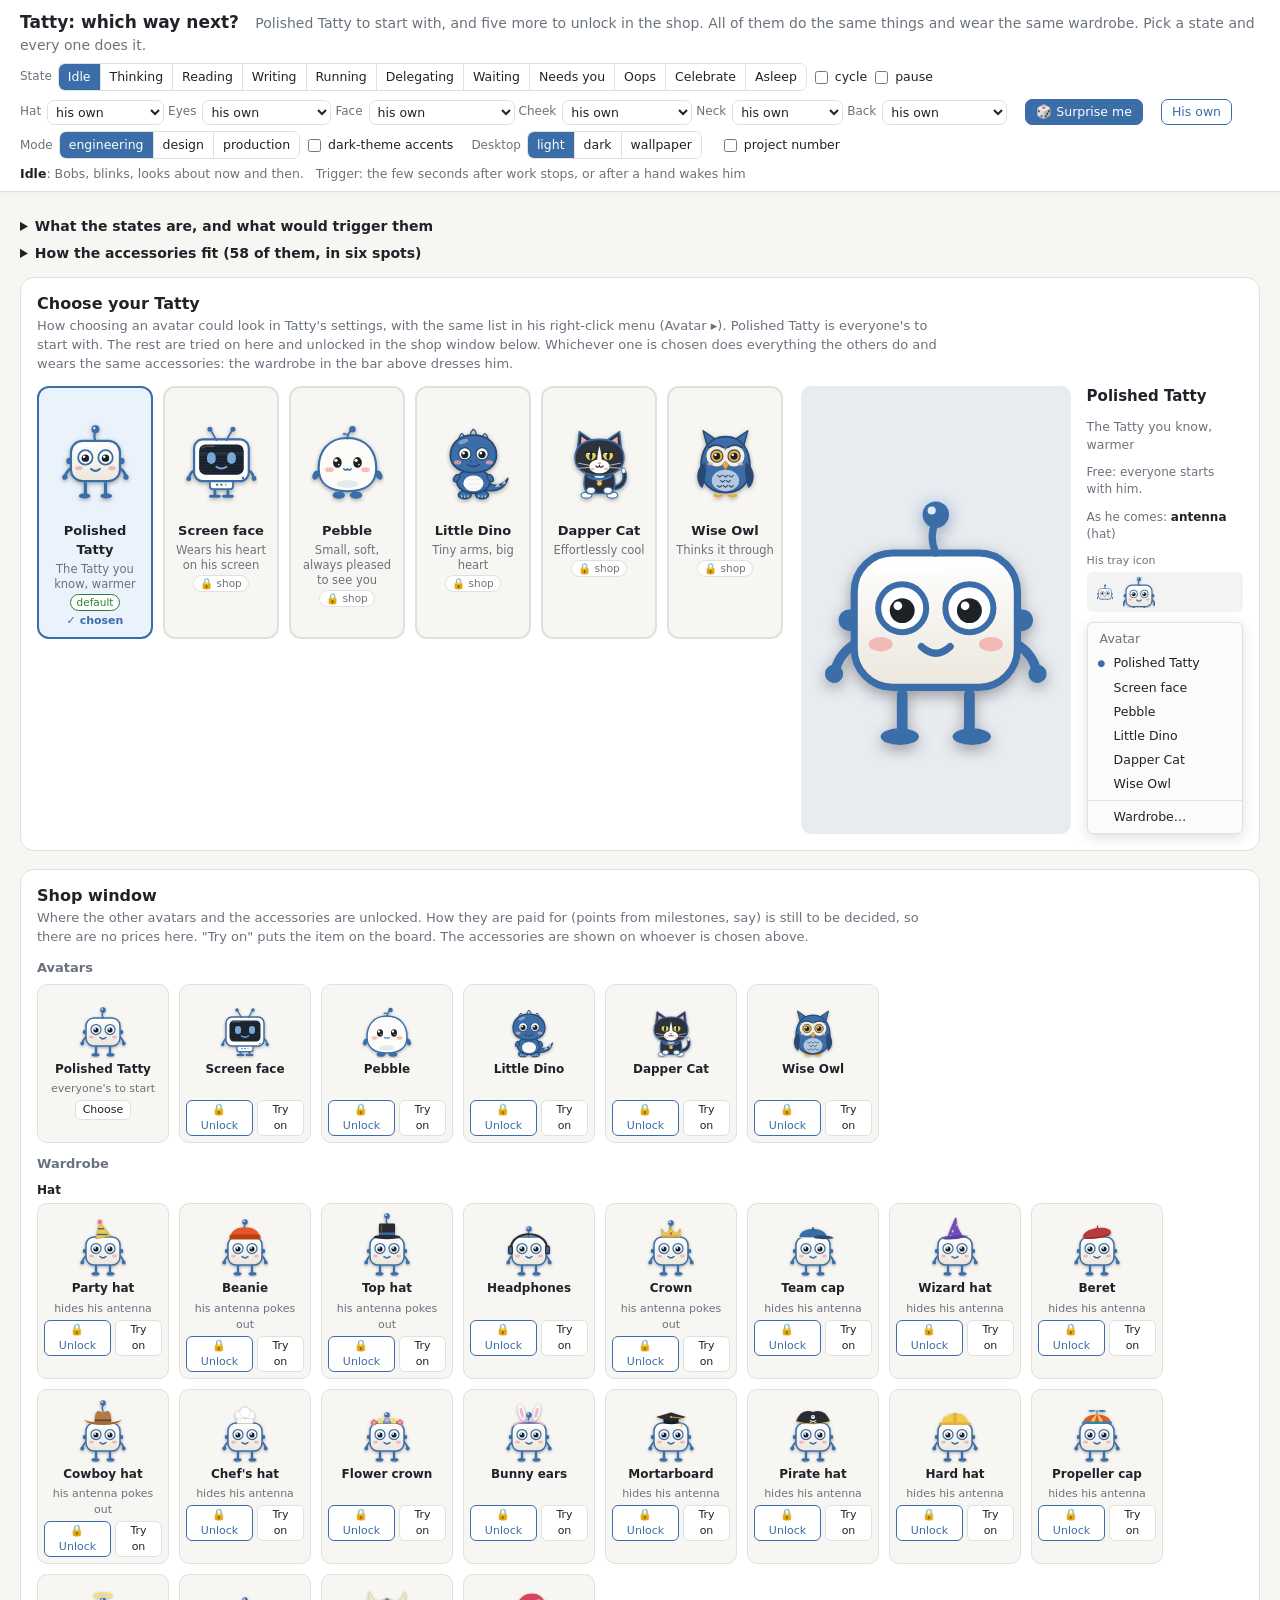
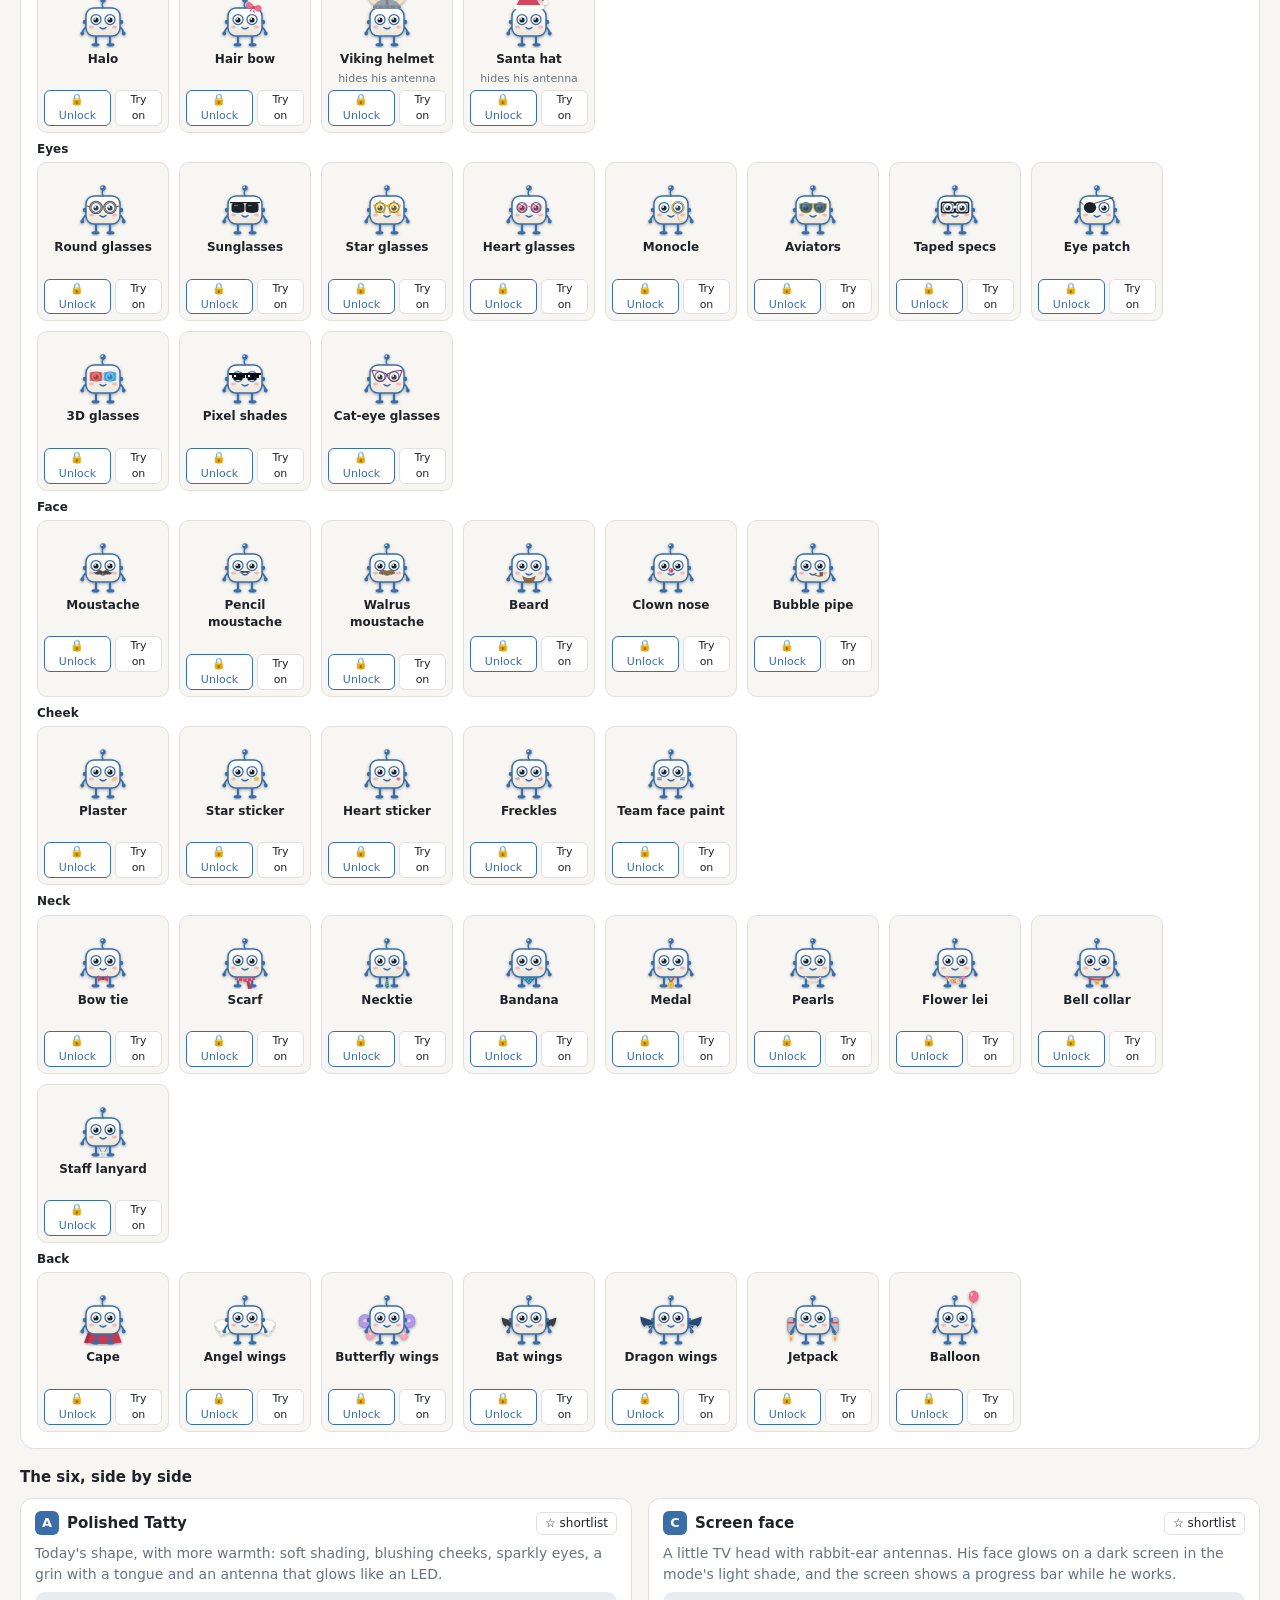
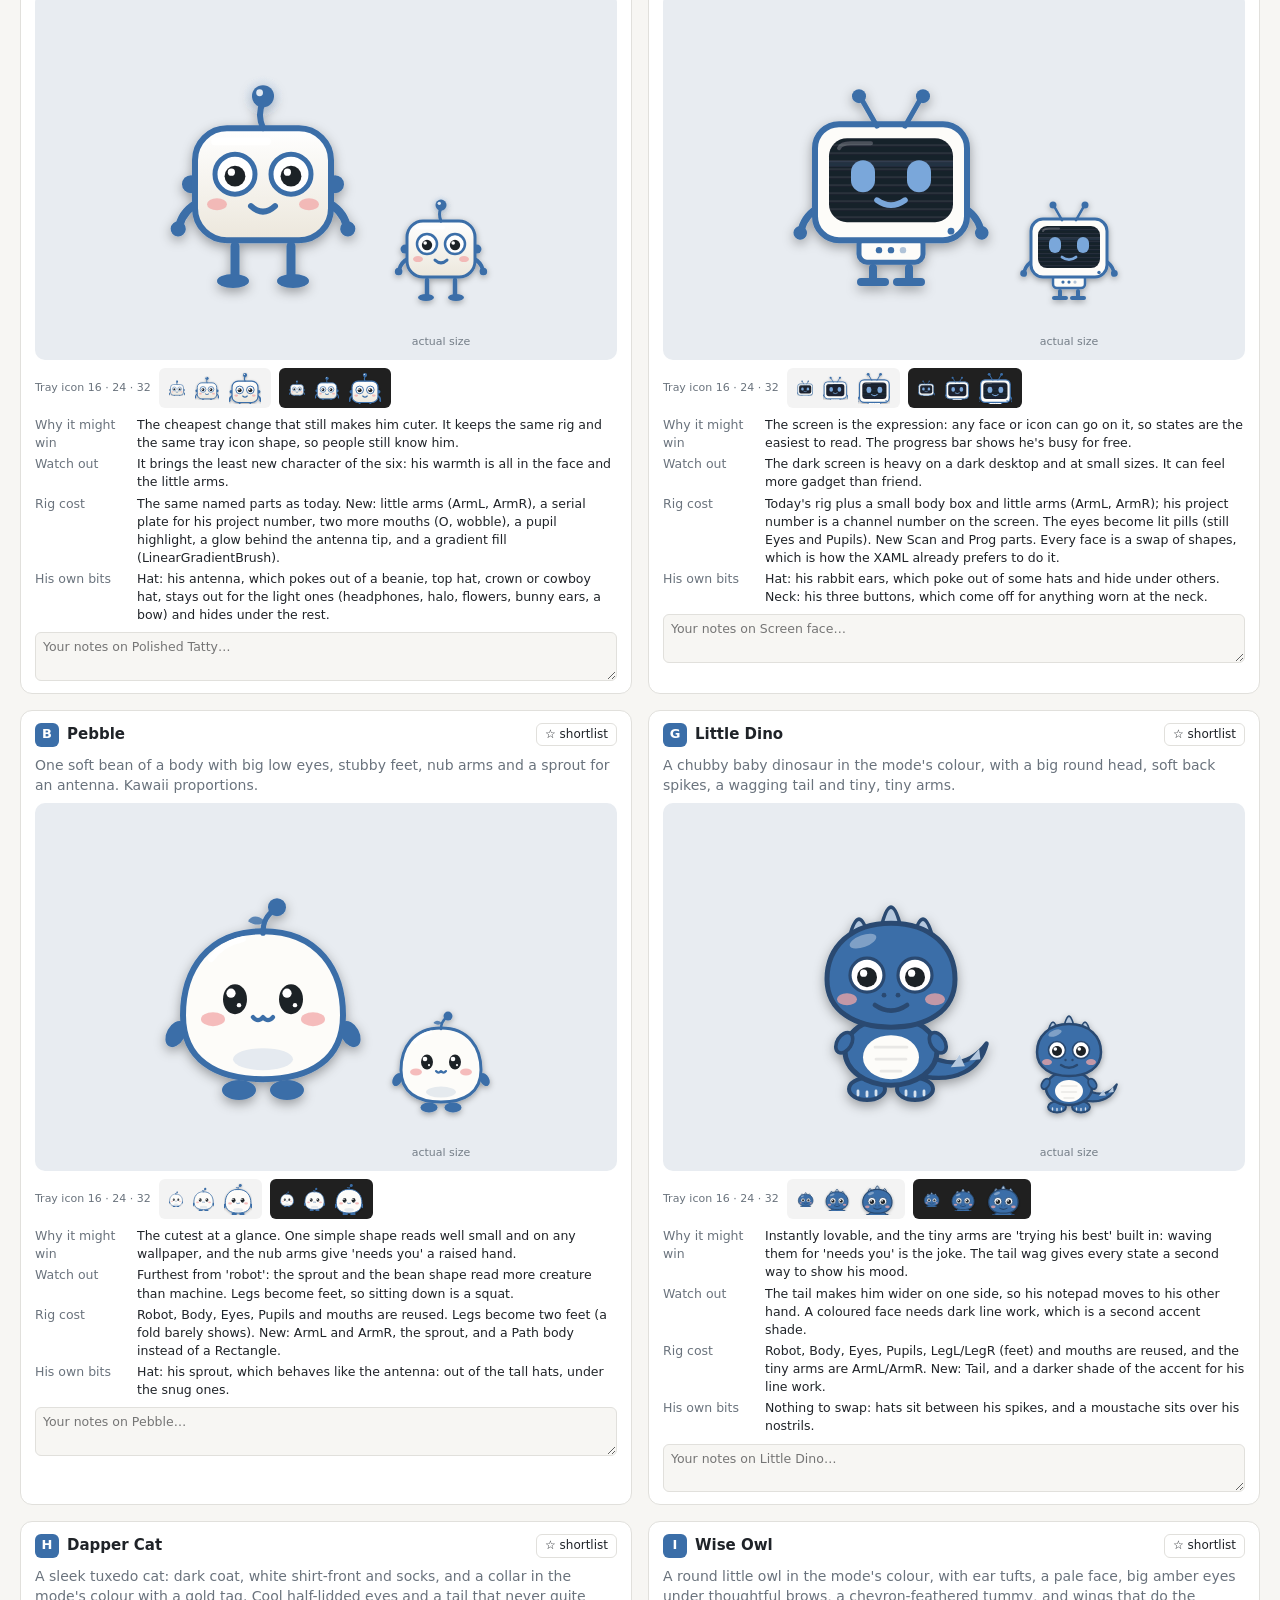
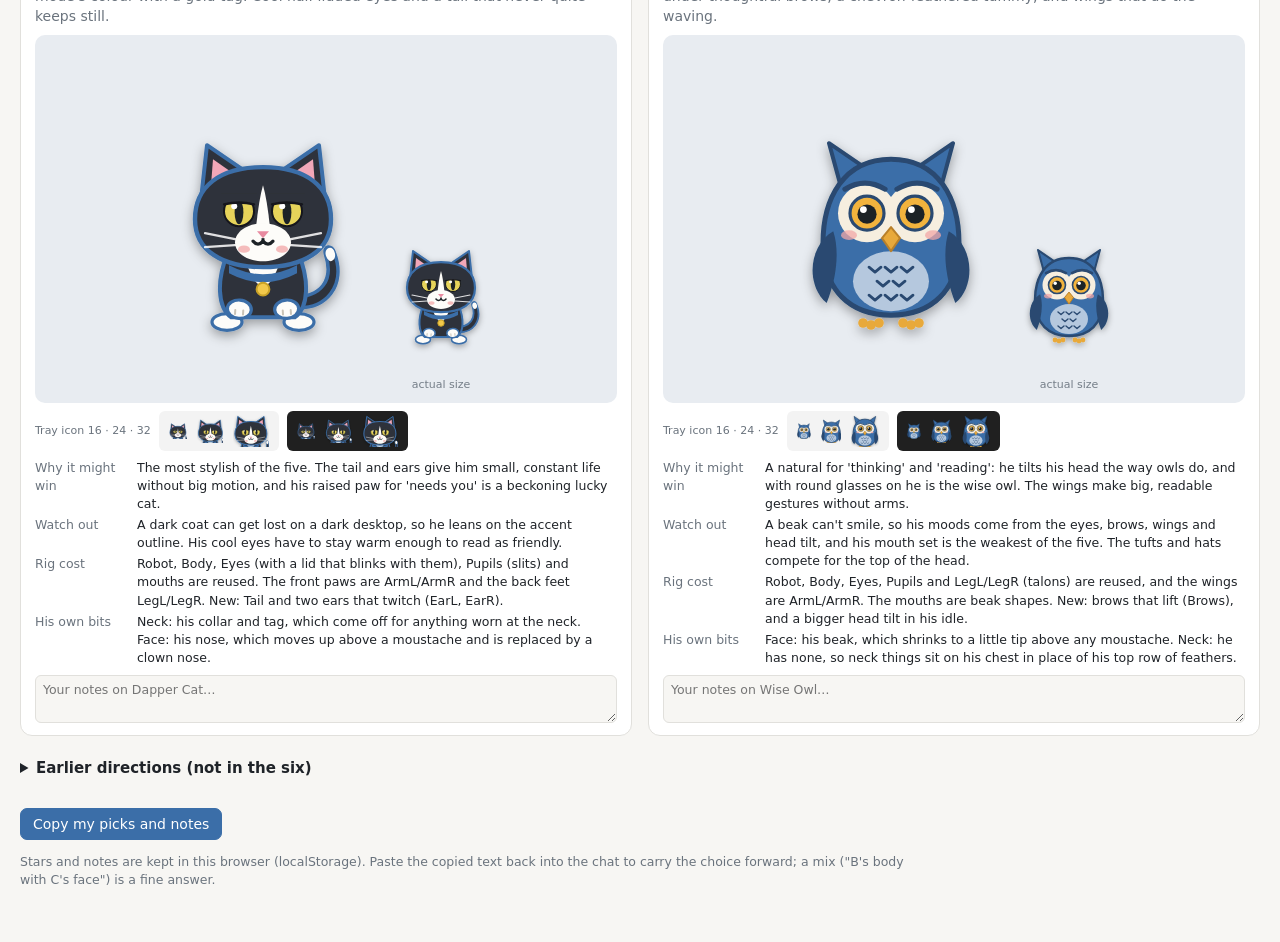
<file: docs/avatar/concepts.html>
<!doctype html>
<html lang="en">
<head>
<meta charset="utf-8">
<title>Tatty avatar: concept board</title>
<!--
  A board for choosing Tatty's next look. Nothing here is used by the app.

  Every direction is drawn in the same 104x120 box as TattyWindow.xaml (in a
  104x176 window: a strip above to jump into, one below to sit into), with its
  groups named after the XAML's moving parts (Root = RootSquash/RootLean/
  RootLift, Body = BodySway/BodyShift, LegL/LegR = fold and lift, Eyes = Blink,
  Pupils = PupilShift, Arm = ArmWave). The motion is keyframe tracks of
  (value, seconds) eased into each other, which is what Avatar.cs's Add() does,
  so whichever direction is picked ports across as drawings plus tracks.

  Motion is driven from requestAnimationFrame rather than CSS animation, so it
  runs even with the OS's animation effects turned off. Pause stops it.
-->
<style>
:root {
  --bg: #f7f6f3; --panel: #fff; --ink: #1f2328; --dim: #6a737d; --line: #e1e0dc;
  --accent: #3b6ea8; --glow: #7aa7da; --accent-soft: #eaf2fb;
  --face: #FDFCF9; --pupil: #1F2328; --blush: #F2A7A7;
  font: 14px/1.45 system-ui, "Segoe UI", sans-serif; color: var(--ink); background: var(--bg);
}
body { margin: 0;
  /* Declared on body, where the mode sets --accent, so they follow it. A coloured
     body (dino, owl) needs a darker shade for its line work and a lighter one for
     its belly; in WPF these are two more brushes beside TtAccent. */
  --accent-deep: color-mix(in srgb, var(--accent) 62%, #0b0f18);
  --accent-light: color-mix(in srgb, var(--accent) 38%, #ffffff);
  --fur: #2F323A; }
body.mode-design { --accent: #a9641f; --glow: #e0a86a; --accent-soft: #fbf1e6; }
body.mode-production { --accent: #7d5bbd; --glow: #b49ae6; --accent-soft: #f1ecfb; }
body.darkacc { --accent: #7aa7da; --glow: #b9d3f0; }
body.darkacc.mode-design { --accent: #e0a86a; --glow: #f3cfa6; }
body.darkacc.mode-production { --accent: #b49ae6; --glow: #d6c8f3; }

header.top { position: sticky; top: 0; z-index: 5; background: var(--panel); border-bottom: 1px solid var(--line); padding: 10px 20px 8px; box-shadow: 0 2px 8px rgba(0,0,0,.04); }
header.top h1 { font-size: 17px; margin: 0 12px 0 0; display: inline-block; }
header.top .lead { color: var(--dim); display: inline; }
.controls { display: flex; flex-wrap: wrap; gap: 6px 18px; margin-top: 8px; align-items: center; }
.ctl { display: flex; align-items: center; gap: 4px; flex-wrap: wrap; }
.ctl > span { color: var(--dim); font-size: 12px; margin-right: 2px; }
.ctl select { font: inherit; font-size: 12.5px; padding: 3px 4px; border: 1px solid var(--line); border-radius: 7px; background: var(--panel); color: var(--ink); max-width: 150px; }
.shelf.sub { margin: 8px 0 4px; font-size: 12px; font-weight: 600; color: var(--ink); }
.seg { display: inline-flex; border: 1px solid var(--line); border-radius: 7px; overflow: hidden; }
.seg button { border: 0; background: var(--panel); color: var(--ink); padding: 4px 9px; font: inherit; font-size: 12.5px; cursor: pointer; border-right: 1px solid var(--line); }
.seg button:last-child { border-right: 0; }
.seg button:hover { background: var(--accent-soft); }
.seg button.on { background: var(--accent); color: #fff; }
label.chk { font-size: 12.5px; display: inline-flex; gap: 4px; align-items: center; cursor: pointer; }
.signal { margin-top: 6px; font-size: 12.5px; color: var(--dim); }
.signal b { color: var(--ink); }
.signal code { background: var(--accent-soft); padding: 0 4px; border-radius: 4px; }

main { padding: 18px 20px 40px; }
.intro { max-width: 1100px; margin-bottom: 14px; }
.intro details { margin: 6px 0; }
.intro summary { cursor: pointer; font-weight: 600; }
.intro table { border-collapse: collapse; margin: 8px 0; font-size: 13px; }
.intro td, .intro th { border-bottom: 1px solid var(--line); padding: 3px 10px 3px 0; text-align: left; vertical-align: top; }

.grid { display: grid; grid-template-columns: repeat(auto-fill, minmax(420px, 1fr)); gap: 16px; }
.card { background: var(--panel); border: 1px solid var(--line); border-radius: 12px; padding: 12px 14px 12px; display: flex; flex-direction: column; gap: 8px; }
.card.starred { border-color: var(--accent); box-shadow: 0 0 0 2px var(--accent-soft); }
.card.base { background: linear-gradient(var(--panel), var(--panel)) padding-box; border-style: dashed; }
.card header { display: flex; align-items: center; gap: 8px; }
.card .letter { width: 24px; height: 24px; border-radius: 6px; background: var(--accent); color: #fff; font-weight: 700; display: grid; place-items: center; font-size: 13px; }
.card.base .letter { background: var(--dim); }
.card h2 { font-size: 15px; margin: 0; flex: 1; }
.card .star { border: 1px solid var(--line); background: var(--panel); border-radius: 6px; cursor: pointer; font: inherit; font-size: 12px; padding: 2px 8px; color: var(--ink); }
.card.starred .star { background: var(--accent); color: #fff; border-color: var(--accent); }
.card .pitch { margin: 0; color: var(--dim); }
.stage svg { overflow: visible; }
.stage { border-radius: 10px; display: flex; align-items: flex-end; justify-content: center; gap: 22px; padding: 6px 10px 10px; position: relative; }
.stage .small { display: flex; flex-direction: column; align-items: center; gap: 2px; font-size: 11px; }
.stage .tag { font-size: 11px; opacity: .7; }
body.bd-light .stage { background: #e8ecf1; color: #44505c; }
body.bd-dark .stage { background: #1c1f24; color: #c8cdd3; }
body.bd-wall .stage { color: #fff;
  background: radial-gradient(circle at 18% 28%, rgba(246,178,107,.95) 0, transparent 42%),
              radial-gradient(circle at 82% 72%, rgba(111,168,220,.95) 0, transparent 46%),
              radial-gradient(circle at 60% 15%, rgba(147,196,125,.8) 0, transparent 30%),
              linear-gradient(135deg, #2d4a3e, #7a5c8a); }
.tray { display: flex; gap: 8px; flex-wrap: wrap; align-items: center; font-size: 11px; color: var(--dim); }
.bar { display: flex; gap: 10px; align-items: center; padding: 4px 10px; border-radius: 6px; }
.bar.light { background: #f3f3f3; } .bar.dark { background: #202020; }
.bar svg { display: block; }
dl.notes { margin: 0; font-size: 12.5px; display: grid; grid-template-columns: 92px 1fr; gap: 3px 10px; }
dl.notes dt { color: var(--dim); }
dl.notes dd { margin: 0; }
.card textarea { width: 100%; box-sizing: border-box; min-height: 44px; font: inherit; font-size: 12.5px; border: 1px solid var(--line); border-radius: 6px; padding: 5px 7px; resize: vertical; background: var(--bg); color: var(--ink); }
.out { margin-top: 18px; max-width: 900px; }
.out textarea { width: 100%; min-height: 90px; font: 12.5px var(--mono, Consolas, monospace); }
button.act { border: 1px solid var(--accent); background: var(--accent); color: #fff; border-radius: 7px; padding: 5px 12px; font: inherit; cursor: pointer; }
#defs { position: absolute; width: 0; height: 0; overflow: hidden; }

/* The picker: how choosing an avatar could look in Tatty's settings. */
.picker { background: var(--panel); border: 1px solid var(--line); border-radius: 14px; padding: 14px 16px 16px; margin-bottom: 18px; }
.picker-head h2 { font-size: 16px; margin: 0 0 2px; }
.picker-head p { margin: 0 0 12px; color: var(--dim); font-size: 13px; max-width: 900px; }
.picker-body { display: flex; gap: 18px; flex-wrap: wrap; align-items: stretch; }
.tiles { display: grid; grid-template-columns: repeat(6, 116px); gap: 10px; align-content: start; }
.tile { border: 2px solid var(--line); border-radius: 12px; background: var(--bg); padding: 6px 6px 8px; cursor: pointer; font: inherit; color: var(--ink);
        display: flex; flex-direction: column; align-items: center; gap: 2px; text-align: center; }
.tile:hover { border-color: var(--accent-light); }
.tile.on { border-color: var(--accent); background: var(--accent-soft); }
.tile .tname { font-weight: 600; font-size: 13px; }
.tile .tline { font-size: 11.5px; color: var(--dim); line-height: 1.3; }
.tile .lock { font-size: 10.5px; color: var(--dim); border: 1px solid var(--line); border-radius: 10px; padding: 0 6px; background: var(--panel); }
.tile .lock.free { color: #2e7d32; border-color: currentColor; }
.shelf { font-size: 13px; margin: 12px 0 6px; color: var(--dim); font-weight: 600; }
.shelf-row { display: flex; flex-wrap: wrap; gap: 10px; }
.item { width: 118px; border: 1px solid var(--line); border-radius: 10px; background: var(--bg); padding: 6px; display: flex; flex-direction: column; align-items: center; gap: 3px; font-size: 12px; text-align: center; }
.item .iname { font-weight: 600; }
.item .ibtns { display: flex; gap: 4px; }
.item button { font: inherit; font-size: 11px; border-radius: 6px; padding: 1px 7px; cursor: pointer; border: 1px solid var(--line); background: var(--panel); color: var(--ink); }
.item button.unlock { border-color: var(--accent); color: var(--accent); }
.item .free { color: var(--dim); font-size: 11px; }
.own-list { font-size: 12px; color: var(--dim); }
.own-list b { color: var(--ink); font-weight: 600; }
.tile .chosen { font-size: 11px; color: var(--accent); font-weight: 600; visibility: hidden; }
.tile.on .chosen { visibility: visible; }
.preview { flex: 1; min-width: 360px; display: flex; gap: 16px; align-items: stretch; }
.preview .stage { flex: 1; min-height: 300px; align-items: center; }
.preview .side { width: 190px; display: flex; flex-direction: column; gap: 10px; font-size: 12.5px; }
.preview .side h3 { margin: 0; font-size: 15px; }
.menu-mock { border: 1px solid var(--line); border-radius: 6px; background: #fbfbfb; box-shadow: 0 4px 14px rgba(0,0,0,.12); padding: 4px 0; font-size: 12.5px; color: #1f2328; }
.menu-mock div { padding: 3px 12px 3px 26px; position: relative; }
.menu-mock div.sep { border-top: 1px solid #e4e4e4; margin: 4px 0; padding: 0; }
.menu-mock div.on::before { content: "●"; position: absolute; left: 10px; font-size: 9px; top: 6px; color: var(--accent); }
.menu-mock div.head { color: #6a737d; padding-left: 12px; }
h2.section { font-size: 15px; margin: 6px 0 10px; }
details.earlier { margin-top: 22px; }
details.earlier > summary { cursor: pointer; font-weight: 600; font-size: 15px; margin-bottom: 10px; }

/* The drawing's colours: everything accent-coloured follows the mode, as TtAccent does. */
.fa { fill: var(--accent); } .sa { stroke: var(--accent); } .ff { fill: var(--face); }
.fk { fill: var(--pupil); } .fg { fill: var(--glow); } .sg { stroke: var(--glow); }
.fn { fill: none; } .fb { fill: var(--blush); opacity: .75; }
.sd { stroke: var(--accent-deep); } .fdk { fill: var(--accent-deep); } .fl { fill: var(--accent-light); }
.fur { fill: var(--fur); } .sk { stroke: #1F2328; }
.tb { fill: #fff; stroke: #C9C3B6; stroke-width: 1.2; }
.rc { stroke-linecap: round; stroke-linejoin: round; }

/* What shows when: one mouth at a time, a state's props, the badge, accessories. */
.tatty .mouth, .tatty .prop, .tatty .acc, .tatty .badge, .tatty .prog, .tatty .numtag { display: none; }
/* A project's window: its number, worn where it suits the avatar (each one's numtag). */
body.flag .tatty .numtag { display: inline; }
.tatty.st-needs .badge { display: inline; }
/* His own bits: what an avatar has in an accessory's spot shows while the spot is
   empty, and comes off when something is worn there (a "with" piece may replace it). */
.tatty .with { display: none; }
/* A shop item shows one accessory, whatever the wardrobe above says. */
.tatty.shopitem .acc, .tatty.shopitem .with { display: none !important; }
.tatty.shopitem .own { display: inline !important; }
.tatty.shopitem .antenna-wrap { display: inline !important; transform: none !important; }
</style>
<style id="gen"></style>
</head>
<body class="mode-engineering bd-light">

<svg id="defs" aria-hidden="true">
  <defs>
    <filter id="ds" x="-25%" y="-25%" width="150%" height="150%">
      <feDropShadow dx="0" dy="2" stdDeviation="3" flood-color="#000" flood-opacity=".35"/>
    </filter>
    <linearGradient id="gA" x1="0" y1="0" x2="0" y2="1">
      <stop offset="0" stop-color="#FFFFFF"/><stop offset="1" stop-color="#ECE7DC"/>
    </linearGradient>
    <linearGradient id="gFlame" x1="0" y1="0" x2="0" y2="1">
      <stop offset="0" stop-color="#FFE27A"/><stop offset=".55" stop-color="#FF9A3C"/><stop offset="1" stop-color="#FF5A2F" stop-opacity="0"/>
    </linearGradient>
    <radialGradient id="gGlow">
      <stop offset="0" style="stop-color: var(--glow)" stop-opacity=".95"/>
      <stop offset="1" style="stop-color: var(--glow)" stop-opacity="0"/>
    </radialGradient>
  </defs>
</svg>

<header class="top">
  <h1>Tatty: which way next?</h1>
  <p class="lead">Polished Tatty to start with, and five more to unlock in the shop. All of them do the same things and wear the same wardrobe. Pick a state and every one does it.</p>
  <div class="controls">
    <div class="ctl"><span>State</span><div class="seg" id="states"></div>
      <label class="chk"><input type="checkbox" id="cycle"> cycle</label>
      <label class="chk"><input type="checkbox" id="pause"> pause</label></div>
  </div>
  <div class="controls">
    <div class="ctl" id="wardrobe"></div>
    <button class="act" id="surprise" style="padding: 3px 10px; font-size: 12.5px">🎲 Surprise me</button>
    <button class="act" id="undress" style="padding: 3px 10px; font-size: 12.5px; background: var(--panel); color: var(--accent)">His own</button>
    <div class="ctl"><span>Mode</span><div class="seg" id="modes"></div>
      <label class="chk"><input type="checkbox" id="darkacc"> dark-theme accents</label></div>
    <div class="ctl"><span>Desktop</span><div class="seg" id="backdrops"></div></div>
    <label class="chk"><input type="checkbox" id="flag"> project number</label>
  </div>
  <div class="signal" id="signal"></div>
</header>

<main>
  <div class="intro">
    <details>
      <summary>What the states are, and what would trigger them</summary>
      <p>Each state is tied to something the server already reports, so whichever look wins, it can show what is going on. Today the companion only listens for <code>ask</code>, <code>answered</code> and <code>milestone</code>; the rest would be new wiring in <code>App.xaml.cs</code>.</p>
      <table id="statetable"><tr><th>State</th><th>Trigger</th><th>What he does</th></tr></table>
    </details>
    <details>
      <summary>How the accessories fit (58 of them, in six spots)</summary>
      <p>Every avatar names the same spots: <b>hat</b> (top of the head), <b>eyes</b>, <b>face</b> (top lip and nose), <b>cheek</b>, <b>neck</b> and <b>back</b> (behind him, legs and all), plus <b>hand</b>, where the flag and the props go. Each accessory is drawn once and placed on each direction by its spot's position and size, so a new hat works on every body without being redrawn. One item per spot. They ride on the body, so they bob and lean with him, but sit outside the eyes so a blink doesn't squash the glasses.</p>
      <p><b>His own bits.</b> "His own" in each spot is what the avatar comes with there: the cat's collar, the owl's beak, the TV's buttons. Wearing something in that spot takes his own piece off, so the two never sit on top of each other. A bow tie replaces the cat's collar, and a moustache shrinks the owl's beak to a little tip above it. Each card lists what its avatar has.</p>
      <p>The hat decides what happens to the antenna: a party hat hides it (the pompom stands in), a beanie or a top hat lets it poke out of the top, and headphones go over it. The animals have no antenna, so a hat sits between the cat's ears, the owl's tufts or the dino's spikes.</p>
      <p>Choosing an avatar and dressing him are separate: the picker swaps the drawing, and the wardrobe stays as it was, so a top hat bought for the owl is still on when you switch to the cat.</p>
    </details>
  </div>
  <section class="picker">
    <div class="picker-head"><h2>Choose your Tatty</h2>
      <p>How choosing an avatar could look in Tatty's settings, with the same list in his right-click menu (Avatar ▸). Polished Tatty is everyone's to start with. The rest are tried on here and unlocked in the shop window below. Whichever one is chosen does everything the others do and wears the same accessories: the wardrobe in the bar above dresses him.</p></div>
    <div class="picker-body"><div class="tiles" id="tiles"></div><div class="preview" id="preview"></div></div>
  </section>
  <section class="picker">
    <div class="picker-head"><h2>Shop window</h2>
      <p>Where the other avatars and the accessories are unlocked. How they are paid for (points from milestones, say) is still to be decided, so there are no prices here. "Try on" puts the item on the board. The accessories are shown on whoever is chosen above.</p></div>
    <div class="shelf">Avatars</div><div class="shelf-row" id="shop-avatars"></div>
    <div class="shelf">Wardrobe</div><div id="shop-acc"></div>
  </section>
  <h2 class="section">The six, side by side</h2>
  <div class="grid" id="grid"></div>
  <details class="earlier">
    <summary>Earlier directions (not in the six)</summary>
    <div class="grid" id="grid-earlier"></div>
  </details>
  <div class="out">
    <button class="act" id="copy">Copy my picks and notes</button>
    <span id="copied" style="color: var(--dim); margin-left: 8px"></span>
    <p style="color: var(--dim); font-size: 12.5px">Stars and notes are kept in this browser (localStorage). Paste the copied text back into the chat to carry the choice forward; a mix ("B's body with C's face") is a fine answer.</p>
    <textarea id="outtext" readonly hidden></textarea>
  </div>
</main>

<script>
"use strict";

// ------------------------------------------------------------------ tracks
// A track moves one number, "Part.prop", through (value, seconds) frames,
// sine-eased into each other, exactly like Avatar.cs's Add(). A state's tracks
// loop over its duration; a track may carry a duration of its own.
const T = (p, f, dur) => ({ p, f, dur });
const L = (p, a, b, ph = 0, dur) => ({ p, lin: [a, b], ph, dur });  // linear, wrapping
const W = (p, a, b, ph = 0, dur) => ({ p, tri: [a, b], ph, dur });  // a -> b -> a, sine

const ease = u => (1 - Math.cos(Math.PI * u)) / 2;
const frac = x => ((x % 1) + 1) % 1;
function frames(f, t) {
  if (f.length === 1 || t <= f[0][1]) return f[0][0];
  for (let i = 1; i < f.length; i++) {
    if (t <= f[i][1]) {
      const [v0, t0] = f[i - 1], [v1, t1] = f[i];
      return v0 + (v1 - v0) * ease(t1 > t0 ? (t - t0) / (t1 - t0) : 1);
    }
  }
  return f[f.length - 1][0];
}
function evalTrack(tr, t, dur) {
  const D = tr.dur || dur, lt = ((t % D) + D) % D;
  if (tr.lin) return tr.lin[0] + (tr.lin[1] - tr.lin[0]) * frac(lt / D + tr.ph);
  if (tr.tri) return tr.tri[0] + (tr.tri[1] - tr.tri[0]) * Math.sin(Math.PI * frac(lt / D + tr.ph));
  return frames(tr.f, lt);
}
const pingpong = (t, s) => { const u = (t % (2 * s)) / s; return u <= 1 ? u : 2 - u; };

// ------------------------------------------------------------------ states
const CONFETTI = 14;
const STATE_INFO = [
  ["idle", "Idle", "the few seconds after work stops, or after a hand wakes him", "Bobs, blinks, looks about now and then."],
  ["thinking", "Thinking", "session <code>turn</code> started, no tool yet", "Looks up, mouth an O, a thought bubble with dots, the antenna glows."],
  ["reading", "Reading", "<code>activity</code> tool Read / Grep / Glob / WebFetch", "Sweeps a magnifying glass across his eyes; his pupils follow it."],
  ["writing", "Writing", "<code>activity</code> tool Edit / Write", "Scribbles on a notepad by his hand, line by line, leaning into it."],
  ["running", "Running", "<code>activity</code> tool Bash", "Jogs on the spot beside a little terminal with a blinking cursor."],
  ["delegating", "Delegating", "session <code>agents</code> &gt; 0", "Two tiny helper bots hop beside him; he looks from one to the other."],
  ["waiting", "Waiting", "session <code>shells</code> &gt; 0, its turn over", "A shell command runs in the background: he taps his foot and keeps an eye on a little alarm clock, its hands going round."],
  ["needs", "Needs you", "<code>ask</code> open (outranks every other state)", "Today's ! badge and alert hop, plus wide eyes, a ? bubble and a raised hand."],
  ["oops", "Oops", "<code>activity</code> tool-done with <code>ok: false</code>", "A wobbly mouth, a sweat drop, a puff of smoke and a shake: trying his best."],
  ["celebrate", "Celebrate", "<code>milestone</code>", "Today's squash-and-jump, with confetti and a grin."],
  ["asleep", "Asleep", "no session in the project has anything running", "Sits down, eyes shut, Z's drifting off."],
];
const STATE_IDS = STATE_INFO.map(s => s[0]);
const armIdle = [T("ArmL.a", [[0, 0], [5, 1.6], [0, 3.2]], 3.2), T("ArmR.a", [[0, 0], [-5, 1.6], [0, 3.2]], 3.2)];

const STATES = {
  idle: d => ({ dur: 8, mouth: "neutral", tracks: [
    T("Pupils.x", [[0, 0], [0, 4], [-3, 4.45], [-3, 4.95], [3, 5.4], [3, 5.9], [0, 6.2]]),
    T("Body.a", [[0, 0], [0, 4], [2, 4.45], [-2, 5.4], [0, 6.2]]),
    ...armIdle] }),
  thinking: d => ({ dur: 3, mouth: "o", bob: [3, 2], tracks: [
    T("Pupils.x", [[2, 0], [2, 1.3], [-1.5, 1.7], [-1.5, 2.6], [2, 3]]),
    T("Pupils.y", [[-2.5, 0]]),
    T("Body.a", [[-3, 0], [-3, 1.3], [2, 1.7], [2, 2.6], [-3, 3]]),
    W("Tip.o", .15, .95, 0, 1.5),
    T("Bubble.y", [[0, 0], [-2, 1.5], [0, 3]]),
    ...[0, 1, 2].map(i => W(`Dot${i}.o`, .25, 1, -i * .18, 1.2)),
    T("ArmR.a", [[-100, 0], [-108, .4], [-100, .8]], .8), T("ArmL.a", [[0, 0]])] }),
  reading: d => { const dx = d.anchors.eyes.dx; return { dur: 2.4, mouth: "neutral", bob: [3, 1.8], tracks: [
    T("Mag.x", [[-dx, 0], [-dx, .25], [dx, 1.05], [dx, 1.45], [-dx, 2.25], [-dx, 2.4]]),
    T("Mag.y", [[0, 0], [-1.5, .65], [0, 1.05], [0, 1.45], [-1.5, 1.85], [0, 2.25]]),
    T("Pupils.x", [[-3, 0], [-3, .25], [3, 1.05], [3, 1.45], [-3, 2.25], [-3, 2.4]]),
    T("Body.a", [[-1.5, 0], [-1.5, .25], [1.5, 1.05], [1.5, 1.45], [-1.5, 2.25], [-1.5, 2.4]]),
    T("ArmR.a", [[-60, 0]]), T("ArmL.a", [[0, 0]])] }; },
  writing: d => ({ dur: 1.2, mouth: "neutral", bob: [2, 1.2], tracks: [
    T("Pupils.x", [[2.5, 0]]), T("Pupils.y", [[2, 0]]),
    T("Body.a", [[3, 0]]),
    T("Pencil.x", [[0, 0], [8, .35], [0, .4], [8, .75], [0, .8], [7, 1.15], [0, 1.2]]),
    T("Pencil.y", [[0, 0], [0, .35], [4, .4], [4, .75], [8, .8], [8, 1.15], [0, 1.2]]),
    T("Ln0.sx", [[0, 0], [1, .35], [1, 1.15], [0, 1.2]]),
    T("Ln1.sx", [[0, 0], [0, .4], [1, .75], [1, 1.15], [0, 1.2]]),
    T("Ln2.sx", [[0, 0], [0, .8], [1, 1.15], [0, 1.2]]),
    T("ArmR.a", [[-20, 0], [-32, .3], [-20, .6]], .6), T("ArmL.a", [[0, 0]])] }),
  running: d => ({ dur: .6, mouth: "neutral", bob: [2, .6], tracks: [
    T("LegL.y", [[0, 0], [-5, .15], [0, .3], [0, .6]]),
    T("LegR.y", [[0, 0], [0, .3], [-5, .45], [0, .6]]),
    T("Root.y", [[0, 0], [-2, .15], [0, .3], [-2, .45], [0, .6]]),
    T("Body.a", [[2, 0], [-2, .3], [2, .6]]),
    W("Tip.o", .2, 1, 0, .6),
    L("TL.sx", 0, 1, 0, 1.2),
    T("Caret.o", [[1, 0], [1, .28], [0, .3], [0, .58], [1, .6]]),
    T("ArmL.a", [[20, 0], [-20, .3], [20, .6]]), T("ArmR.a", [[20, 0], [-20, .3], [20, .6]])] }),
  delegating: d => ({ dur: 2.4, mouth: "happy", tracks: [
    T("Mini0.y", [[0, 0], [-7, .2], [0, .4], [0, 1.2], [-7, 1.4], [0, 1.6], [0, 2.4]]),
    T("Mini1.y", [[0, 0], [0, .6], [-7, .8], [0, 1], [0, 1.8], [-7, 2], [0, 2.2]]),
    T("Pupils.x", [[-3, 0], [-3, 1], [3, 1.2], [3, 2.2], [-3, 2.4]]),
    T("Body.a", [[-2, 0], [-2, 1], [2, 1.2], [2, 2.2], [-2, 2.4]]),
    W("Tip.o", .2, .8, 0, 1.2),
    T("ArmL.a", [[45, 0], [45, 1], [0, 1.2], [0, 2.2], [45, 2.4]]),
    T("ArmR.a", [[0, 0], [0, 1], [-45, 1.2], [-45, 2.2], [0, 2.4]])] }),
  waiting: d => ({ dur: 4, mouth: "flat", bob: [2, 2], tracks: [
    T("Pupils.x", [[2.5, 0], [2.5, 1.6], [0, 1.9], [0, 2.9], [2.5, 3.2], [2.5, 4]]),
    T("Pupils.y", [[-2.5, 0], [-2.5, 1.6], [0, 1.9], [0, 2.9], [-2.5, 3.2], [-2.5, 4]]),
    T("Body.a", [[2, 0], [2, 1.6], [-1.5, 1.9], [-1.5, 2.9], [2, 3.2], [2, 4]]),
    T("LegL.y", [[0, 0], [-3.5, .14], [0, .28], [0, 1]], 1),
    L("ClkM.a", 0, 360, 0, 4), L("ClkH.a", 0, 360, 0, 48),
    T("Clock.a", [[0, 0], [0, 3.6], [-7, 3.7], [7, 3.8], [-4, 3.9], [0, 4]]),
    T("Clock.y", [[0, 0], [0, 3.6], [-2, 3.75], [0, 4]]),
    T("ArmL.a", [[28, 0]]), T("ArmR.a", [[-14, 0], [-22, 2], [-14, 4]])] }),
  needs: d => ({ dur: 2.4, mouth: "o", lids: 1.12, tracks: [
    T("Root.y", [[0, 0], [-16, .12], [0, .24], [-16, .36], [0, .5], [0, 2.4]]),
    T("Root.a", [[0, 0], [6, .12], [-6, .3], [4, .42], [0, .56], [0, 2.4]]),
    T("QB.s", [[1, 0], [1.18, .12], [1, .36], [1, 2.4]]),
    T("QB.y", [[0, 0], [-3, 1.2], [0, 2.4]]),
    W("Tip.o", .3, 1, 0, .6),
    T("ArmR.a", [[-124, 0], [-110, .25], [-136, .5], [-110, .75], [-136, 1], [-110, 1.25], [-124, 1.5], [-124, 2.4]]),
    T("ArmL.a", [[0, 0]])] }),
  oops: d => ({ dur: 2, mouth: "wobble", lids: .72, bob: [2, 1.4], tracks: [
    T("Root.x", [[0, 0], [-1.6, .05], [1.6, .1], [-1.6, .15], [1.6, .2], [0, .25], [0, 2]]),
    T("Root.a", [[-4, 0]]), T("Body.a", [[-3, 0]]),
    T("Pupils.x", [[-2.5, 0]]), T("Pupils.y", [[1, 0]]),
    T("Sweat.y", [[0, 0], [0, .2], [8, 1.6], [8, 2]]),
    T("Sweat.o", [[0, 0], [1, .25], [1, 1.3], [0, 1.6], [0, 2]]),
    T("Puff.s", [[.4, 0], [1.4, 1.1], [1.4, 2]]),
    T("Puff.o", [[0, 0], [.8, .15], [0, 1.1], [0, 2]]),
    T("Puff.y", [[0, 0], [-9, 1.1], [-9, 2]]),
    T("ArmR.a", [[-120, 0], [-132, .25], [-120, .5]], .5), T("ArmL.a", [[8, 0]])] }),
  celebrate: d => ({ dur: 2.4, mouth: "happy", tracks: [
    T("Root.sy", [[1, 0], [.84, .13], [1.08, .3], [1, .55], [1, 2.4]]),
    T("Root.sx", [[1, 0], [1.14, .13], [.94, .3], [1, .55], [1, 2.4]]),
    T("LegL.y", [[0, 0], [0, .13], [-5, .3], [0, .58]]),
    T("LegR.y", [[0, 0], [0, .13], [-5, .3], [0, .58]]),
    T("Root.y", [[0, 0], [0, .13], [-18, .36], [0, .58], [-8, .74], [0, .9], [0, 2.4]]),
    T("Root.a", [[0, 0], [0, .13], [-9, .32], [9, .56], [0, .8], [0, 2.4]]),
    W("Tip.o", .4, 1, 0, .4),
    T("ArmL.a", [[0, 0], [130, .25], [110, .5], [130, .75], [110, 1], [130, 1.25], [0, 1.8], [0, 2.4]]),
    T("ArmR.a", [[0, 0], [-130, .25], [-110, .5], [-130, .75], [-110, 1], [-130, 1.25], [0, 1.8], [0, 2.4]]),
    ...Array.from({ length: CONFETTI }, (_, i) => [
      L(`Cf${i}.y`, 0, 152, i / CONFETTI),
      W(`Cf${i}.x`, -5, 5, frac(i * .37), 1.2),
      L(`Cf${i}.a`, 0, i % 2 ? 540 : -540)]).flat()] }),
  asleep: d => ({ dur: 3, mouth: "flat", lids: .08, blink: false, bob: [2.5, 3.6], tracks: [
    T("Root.y", [[12, 0]]), T("LegL.a", [[72, 0]]), T("LegR.a", [[-72, 0]]),
    T("ArmL.a", [[10, 0]]), T("ArmR.a", [[-10, 0]]),
    ...[0, 1, 2].map(i => [
      L(`Z${i}.y`, 0, -28, i / 3), L(`Z${i}.x`, 0, 9, i / 3),
      W(`Z${i}.o`, 0, 1, i / 3), L(`Z${i}.s`, .6, 1.3, i / 3)]).flat()] }),
};
const WORKING = ["thinking", "reading", "writing", "running", "delegating"];

// ------------------------------------------------------------------ shared drawing helpers
const n = v => +(+v).toFixed(2);
const P = (c, r, w, h, cls, extra = "") => `<rect x="${c * 4}" y="${r * 4}" width="${w * 4}" height="${h * 4}" class="${cls}" ${extra}/>`;

// ------------------------------------------------------------------ the wardrobe
// Every item: [spot, id, label, rules]. The rules say what it does to an avatar's
// own bits: "hides" takes his own piece off (own-<part>), "shows" puts a "with"
// piece on (with-<part>), and a hat's "antenna" either hides the antenna or lifts
// it by that much so it pokes out of the top. Anything worn at the neck takes off
// whatever he wears there himself.
const SLOT_NAMES = { hat: "Hat", eyes: "Eyes", face: "Face", cheek: "Cheek", neck: "Neck", back: "Back" };
const TASH = { hides: ["face", "nose"], shows: ["face", "nose"] };
const ITEMS = [
  ["hat", "party", "Party hat", { antenna: "hide" }], ["hat", "beanie", "Beanie", { antenna: 14 }], ["hat", "top", "Top hat", { antenna: 26 }],
  ["hat", "phones", "Headphones", {}], ["hat", "crown", "Crown", { antenna: 12 }], ["hat", "cap", "Team cap", { antenna: "hide" }],
  ["hat", "wizard", "Wizard hat", { antenna: "hide" }], ["hat", "beret", "Beret", { antenna: "hide" }], ["hat", "cowboy", "Cowboy hat", { antenna: 24 }],
  ["hat", "chef", "Chef's hat", { antenna: "hide" }], ["hat", "flowers", "Flower crown", {}], ["hat", "bunny", "Bunny ears", {}],
  ["hat", "grad", "Mortarboard", { antenna: "hide" }], ["hat", "pirate", "Pirate hat", { antenna: "hide" }], ["hat", "hardhat", "Hard hat", { antenna: "hide" }],
  ["hat", "propeller", "Propeller cap", { antenna: "hide" }], ["hat", "halo", "Halo", {}], ["hat", "hairbow", "Hair bow", {}],
  ["hat", "viking", "Viking helmet", { antenna: "hide" }], ["hat", "santa", "Santa hat", { antenna: "hide" }],
  ["eyes", "round", "Round glasses"], ["eyes", "sun", "Sunglasses"], ["eyes", "stars", "Star glasses"], ["eyes", "hearts", "Heart glasses"],
  ["eyes", "monocle", "Monocle"], ["eyes", "aviators", "Aviators"], ["eyes", "nerd", "Taped specs"], ["eyes", "patch", "Eye patch"],
  ["eyes", "3d", "3D glasses"], ["eyes", "pixel", "Pixel shades"], ["eyes", "cateye", "Cat-eye glasses"],
  ["face", "stache", "Moustache", TASH], ["face", "pencil", "Pencil moustache", TASH], ["face", "walrus", "Walrus moustache", TASH],
  ["face", "beard", "Beard", {}], ["face", "clown", "Clown nose", { hides: ["nose"] }], ["face", "pipe", "Bubble pipe", {}],
  ["cheek", "plaster", "Plaster"], ["cheek", "star", "Star sticker"], ["cheek", "heart", "Heart sticker"], ["cheek", "freckles", "Freckles"],
  ["cheek", "paint", "Team face paint"],
  ["neck", "bow", "Bow tie"], ["neck", "scarf", "Scarf"], ["neck", "tie", "Necktie"], ["neck", "bandana", "Bandana"], ["neck", "medal", "Medal"],
  ["neck", "pearls", "Pearls"], ["neck", "lei", "Flower lei"], ["neck", "bell", "Bell collar"], ["neck", "lanyard", "Staff lanyard"],
  ["back", "cape", "Cape"], ["back", "angel", "Angel wings"], ["back", "butterfly", "Butterfly wings"], ["back", "bat", "Bat wings"],
  ["back", "dragon", "Dragon wings"], ["back", "jetpack", "Jetpack"], ["back", "balloon", "Balloon"],
].map(([slot, id, label, rules = {}]) => ({ slot, id, label, hides: rules.hides ?? (slot === "neck" ? ["neck"] : []), shows: rules.shows ?? [], antenna: rules.antenna }));

// The few accessories that move on their own, whatever he is doing.
const ACC_TRACKS = [
  T("Prop.sx", [[1, 0], [-1, .12], [1, .24]], .24),
  W("Halo.y", 0, -2.5, 0, 2.4),
  W("Tassel.a", -9, 9, 0, 2.2),
  T("Jet.sy", [[1, 0], [.7, .08], [1.15, .16], [.85, .24], [1, .32]], .32),
  W("Balloon.a", -5, 5, 0, 4),
  W("WingL.a", 0, 9, 0, 1.6), W("WingR.a", 0, -9, 0, 1.6),
  ...[0, 1, 2].map(i => [L(`Bub${i}.y`, 0, -24, i / 3, 2.4), L(`Bub${i}.x`, 0, 7, i / 3, 2.4),
                         W(`Bub${i}.o`, 0, .95, i / 3, 2.4), L(`Bub${i}.s`, .6, 1.3, i / 3, 2.4)]).flat(),
];

const star = (cx, cy, R, r = R * .45) => "M" + Array.from({ length: 10 }, (_, i) => {
  const a = -Math.PI / 2 + i * Math.PI / 5, rr = i % 2 ? r : R;
  return `${n(cx + rr * Math.cos(a))},${n(cy + rr * Math.sin(a))}`;
}).join(" L") + " Z";
const heart = (cx, cy, w) => `M${n(cx)},${n(cy + w * .8)} C${n(cx - w * 1.25)},${n(cy - w * .05)} ${n(cx - w * .6)},${n(cy - w * 1.05)} ${n(cx)},${n(cy - w * .35)} C${n(cx + w * .6)},${n(cy - w * 1.05)} ${n(cx + w * 1.25)},${n(cy - w * .05)} ${n(cx)},${n(cy + w * .8)} Z`;
const flower = (cx, cy, r, col) => Array.from({ length: 5 }, (_, k) => {
  const a = k * 2 * Math.PI / 5 - Math.PI / 2;
  return `<circle cx="${n(cx + r * .8 * Math.cos(a))}" cy="${n(cy + r * .8 * Math.sin(a))}" r="${n(r * .6)}" fill="${col}"/>`;
}).join("") + `<circle cx="${n(cx)}" cy="${n(cy)}" r="${n(r * .45)}" fill="#F6D04D"/>`;
const acc = (id, body) => `<g class="acc a-${id}">${body}</g>`;
const mirrorX = inner => `<g transform="scale(-1 1)">${inner}</g>`;

// Everything worn on the front, in the order it layers: neck, face, cheek, eyes, hat.
function accessories(d) {
  const a = d.anchors, h = a.hat, e = a.eyes, m = a.mouth, k = a.neck;
  const s = h.w / 68, ear = h.ear ?? h.w / 2 + 3, ey = e.y;
  const lr = Math.min(e.r + 2.5, e.dx - 1.5), L2 = Math.min(e.r + 3, e.dx - 1);
  const lx = e.x - e.dx, rx = e.x + e.dx;
  const nose = a.nose ?? { x: m.x, y: m.y - 6 };
  const ck = a.cheek ?? { x: 76, y: 62 }, ckL = { x: 2 * e.x - ck.x, y: ck.y };
  const ht = `translate(${h.x} ${h.y}) scale(${n(s)})`;
  const nt = `translate(${k.x} ${k.y}) scale(${k.w || 1})`;
  const ft = `translate(${m.x} ${m.y - 1.5}) scale(${m.w || 1})`;
  const hat = (id, inner, extra = "") => acc(id, `<g transform="${ht}${extra}">${inner}</g>`);
  const neck = (id, inner) => acc(id, `<g transform="${nt}">${inner}</g>`);
  const face = (id, inner) => acc(id, `<g transform="${ft}">${inner}</g>`);
  const pair = f => f(lx) + f(rx);
  const bridge = (col, w = 2) => `<path d="M${n(lx + lr)},${ey - 1} Q${e.x},${ey - 4} ${n(rx - lr)},${ey - 1}" fill="none" stroke="${col}" stroke-width="${w}"/>`;
  const cup = x => `<rect x="${n(x - 5)}" y="${h.earY - 9}" width="10" height="18" rx="4" fill="#2B2B30"/><rect x="${n(x - 2.5)}" y="${h.earY - 6}" width="5" height="12" rx="2" class="fa"/>`;
  const horn = `<path d="M-23,-6 C-36,-10 -41,-24 -35,-33 C-33,-24 -28,-17 -18,-13 Z" fill="#F1E6C8" stroke="#CDBF99" stroke-width="1"/>`;
  const bunnyEar = (x, rot) => `<g transform="rotate(${rot} ${x} -6)"><ellipse cx="${x}" cy="-22" rx="6.5" ry="16" fill="#fff" stroke="#DCD6E2" stroke-width="1.2"/><ellipse cx="${x}" cy="-21" rx="3.2" ry="11" fill="#F7B6C8"/></g>`;
  const cateye = x => `<path d="M${n(x + L2)},${n(ey - L2 * .4)} Q${x},${n(ey - L2 * .9)} ${n(x - L2 - 3)},${n(ey - L2 * .95)} Q${n(x - L2 * .8)},${n(ey + L2 * .8)} ${x},${n(ey + L2 * .75)} Q${n(x + L2)},${n(ey + L2 * .6)} ${n(x + L2)},${n(ey - L2 * .4)} Z" fill="#fff" fill-opacity=".12" stroke="#8E3B6A" stroke-width="2.2" stroke-linejoin="round"/>`;
  const u = L2 / 3;
  const pixelLens = x => `<rect x="${n(x - L2)}" y="${n(ey - L2 * .5 + u)}" width="${n(2 * L2)}" height="${n(u)}" fill="#111"/>
      <rect x="${n(x - L2 + u)}" y="${n(ey - L2 * .5 + 2 * u)}" width="${n(2 * L2 - 2 * u)}" height="${n(u)}" fill="#111"/>
      <rect x="${n(x - L2 + u)}" y="${n(ey - L2 * .5 + u)}" width="${n(u)}" height="${n(u * .9)}" fill="#fff"/>`;
  const sticker = c => `<g transform="translate(${c.x} ${c.y}) rotate(-28)"><rect x="-6.5" y="-2.6" width="13" height="5.2" rx="2.6" fill="#F2D0A4" stroke="#D9B07E" stroke-width=".7"/>
      <rect x="-2" y="-2.6" width="4" height="5.2" fill="#E8BD8A"/><circle cx="-4.4" cy="-.9" r=".4" fill="#C99C6A"/><circle cx="4.4" cy=".9" r=".4" fill="#C99C6A"/></g>`;
  const freckles = c => [[-3, -1], [0, 1.2], [3, -1.2], [1.5, -2.6]].map(([dx, dy]) => `<circle cx="${n(c.x + dx)}" cy="${n(c.y + dy)}" r=".95" fill="#A8674A" fill-opacity=".8"/>`).join("");
  const paint = c => `<path d="M${c.x - 4},${c.y - 2} h8 M${c.x - 4},${c.y + 1.6} h8" stroke="#fff" class="rc" stroke-width="3.4"/><path d="M${c.x - 4},${c.y - 2} h8 M${c.x - 4},${c.y + 1.6} h8" class="sa rc" stroke-width="1.9"/>`;
  const arc = (count, half, dip, f) => Array.from({ length: count }, (_, i) => {
    const x = -half + i * (2 * half / (count - 1));
    return f(n(x), n(-2 + dip * (1 - (x / half) ** 2)), i);
  }).join("");
  return [
    // ---- neck
    neck("bow", `<path d="M0,0 L-11,-7 Q-13.5,0 -11,7 Z M0,0 L11,-7 Q13.5,0 11,7 Z" fill="#D6455D"/><rect x="-3.2" y="-3.6" width="6.4" height="7.2" rx="2" fill="#B23148"/>`),
    neck("scarf", `<path d="M-22,-4 Q0,4 22,-4 L22,3 Q0,11 -22,3 Z" fill="#D6455D"/>
      <path d="M-15,-1.5 v6 M-5,.5 v6.5 M5,.5 v6.5 M15,-1.5 v6" stroke="#fff" stroke-width="1.6" stroke-opacity=".85"/>
      <path d="M9,5 L15,22 L7,23.5 L3,6 Z" fill="#C23A51"/><path d="M8,23.4 v2.5 M10.5,23 v2.5 M13,22.6 v2.5" stroke="#C23A51" stroke-width="1"/>`),
    neck("tie", `<path d="M-3.2,-3 L3.2,-3 L2.2,2 L-2.2,2 Z" fill="#245C91"/><path d="M-2.2,2 L2.2,2 L5,18 L0,23 L-5,18 Z" fill="#2E86AB"/>
      <path d="M-3.5,8 L3.6,5 M-4.4,13 L4.4,9.5 M-4.6,18 L4.8,14.2" stroke="#F2C94C" stroke-width="1.2"/>`),
    neck("bandana", `<path d="M-17,-3 L17,-3 L0,14 Z" fill="#2E86AB"/>
      ${[[-9, 0], [-1, 1], [7, 0], [-4, 5], [4, 5], [0, 9]].map(([x, y]) => `<circle cx="${x}" cy="${y}" r="1" fill="#fff"/>`).join("")}`),
    neck("medal", `<path d="M-9,-4 L-2,9 L2,9 L-5,-4 Z" fill="#2E86AB"/><path d="M9,-4 L2,9 L-2,9 L5,-4 Z" fill="#D6455D"/>
      <circle cx="0" cy="14" r="6.2" fill="#F2C94C" stroke="#C9A227" stroke-width="1.2"/><path d="${star(0, 14, 3.6, 1.6)}" fill="#E0A800"/>`),
    neck("pearls", arc(9, 16, 7, (x, y) => `<circle cx="${x}" cy="${y}" r="2" fill="#FBF7EF" stroke="#CFC6B4" stroke-width=".7"/>`)),
    neck("lei", arc(7, 18, 8, (x, y, i) => flower(+x, +y, 3.4, ["#EF6F8E", "#F6E27A", "#B49AE6"][i % 3]))),
    neck("bell", `<path d="M-20,-3 Q0,4 20,-3 L20,1 Q0,8 -20,1 Z" fill="#D6455D"/><circle cx="0" cy="8.5" r="4.2" fill="#F2C94C" stroke="#C9A227" stroke-width="1"/>
      <path d="M-2.6,9.5 h5.2 M0,9.5 v2.6" stroke="#9A7A1F" stroke-width=".9"/>`),
    neck("lanyard", `<path d="M-11,-4 L-3,11 M11,-4 L3,11" class="sa" stroke-width="1.6"/><rect x="-7" y="10" width="14" height="11" rx="1.5" fill="#fff" stroke="#C9C3B6" stroke-width=".8"/>
      <rect x="-5" y="12" width="4.5" height="5" class="fl"/><path d="M1,13 h4 M1,15.5 h3.5 M-5,19 h10" class="sa" stroke-width=".9"/>`),
    // ---- face
    face("stache", `<path d="M0,-1 C-3,-5 -9,-5 -12,-1.5 C-14,1 -17,1.5 -19.5,-1 C-17.5,5 -8,6.5 0,2.5 C8,6.5 17.5,5 19.5,-1 C17,1.5 14,1 12,-1.5 C9,-5 3,-5 0,-1 Z" fill="#5A3E2B"/>`),
    face("pencil", `<path d="M-12,0 Q-6,-3.6 0,-1.8 Q6,-3.6 12,0 Q6,1.6 0,.4 Q-6,1.6 -12,0 Z" fill="#3A2A20"/>`),
    face("walrus", `<path d="M0,-3 C-8,-6 -16,-4 -17,4 C-14,1 -10,8 -6,4 C-4,8 -1,6 0,3 C1,6 4,8 6,4 C10,8 14,1 17,4 C16,-4 8,-6 0,-3 Z" fill="#8A6A4A"/>`),
    face("beard", `<path d="M-13,7 C-13,17 -6,22 0,22 C6,22 13,17 13,7 C9,10.5 4,11.5 0,11.5 C-4,11.5 -9,10.5 -13,7 Z" fill="#8A6A4A"/>
      <path d="M-5,15.5 q2,2.6 4,0 M1.5,18 q2,2.6 4,0" stroke="#6E523A" stroke-width="1" fill="none"/>`),
    acc("clown", `<circle cx="${nose.x}" cy="${nose.y}" r="4.6" fill="#E04848"/><circle cx="${nose.x - 1.5}" cy="${nose.y - 1.6}" r="1.4" fill="#fff" fill-opacity=".7"/>`),
    acc("pipe", `<path d="M${m.x + 3},${m.y + 3} Q${m.x + 9},${m.y + 7} ${m.x + 14},${m.y + 6}" fill="none" stroke="#8A5A3A" stroke-width="2.2" class="rc"/>
      <rect x="${m.x + 13}" y="${m.y - 1}" width="7" height="8" rx="2.5" fill="#8A5A3A"/><rect x="${m.x + 12.5}" y="${m.y - 1.5}" width="8" height="2" rx="1" fill="#6E4428"/>
      ${[0, 1, 2].map(i => `<circle data-p="Bub${i}" data-c="${m.x + 16.5},${m.y - 4}" cx="${m.x + 16.5}" cy="${m.y - 4}" r="${2.6 - i * .4}" fill="#fff" fill-opacity=".35" stroke="#7CC6EA" stroke-width=".9" opacity="0"/>`).join("")}`),
    // ---- cheek (the viewer's right cheek; freckles and paint go on both)
    acc("plaster", sticker(ck)),
    acc("star", `<path d="${star(ck.x, ck.y, 5, 2.4)}" fill="#F2C94C" stroke="#E0A800" stroke-width=".8" stroke-linejoin="round"/>`),
    acc("heart", `<path d="${heart(ck.x, ck.y, 4)}" fill="#EF6F8E" stroke="#D6455D" stroke-width=".6"/>`),
    acc("freckles", freckles(ck) + freckles(ckL)),
    acc("paint", paint(ck) + paint(ckL)),
    // ---- eyes
    acc("round", `<g fill="none" stroke="#6B4F2A">${pair(x => `<circle cx="${x}" cy="${ey}" r="${n(lr)}" fill="#fff" fill-opacity=".15" stroke-width="2.2"/>`)}
      <path d="M${n(lx + lr)},${ey - 1} Q${e.x},${ey - 4} ${n(rx - lr)},${ey - 1}" stroke-width="2"/>
      <path d="M${n(lx - lr)},${ey - 1} l-5,-2 M${n(rx + lr)},${ey - 1} l5,-2" stroke-width="2" class="rc"/></g>`),
    acc("sun", `<path d="M${n(lx - L2 - 2)},${n(ey - L2 * .75)} H${n(rx + L2 + 2)}" stroke="#1F2328" stroke-width="2.4" class="rc"/>
      ${pair(x => `<rect x="${n(x - L2)}" y="${n(ey - L2 * .75)}" width="${n(2 * L2)}" height="${n(L2 * 1.5)}" rx="${n(L2 * .5)}" fill="#1F2328"/>
      <path d="M${n(x - L2 * .55)},${n(ey - L2 * .3)} l${n(L2 * .45)},0" stroke="#fff" stroke-opacity=".55" stroke-width="1.5" class="rc"/>`)}`),
    acc("stars", pair(x => `<path d="${star(x, ey, lr + 1.5, (lr + 1.5) * .58)}" fill="#F2C94C" fill-opacity=".35" stroke="#E0A800" stroke-width="2" stroke-linejoin="round"/>`) + bridge("#E0A800")),
    acc("hearts", pair(x => `<path d="${heart(x, ey + 1, lr * .95)}" fill="#EF6F8E" fill-opacity=".4" stroke="#D6455D" stroke-width="2" stroke-linejoin="round"/>`) + bridge("#D6455D")),
    acc("monocle", `<circle cx="${rx}" cy="${ey}" r="${n(lr)}" fill="#fff" fill-opacity=".15" stroke="#C9A227" stroke-width="2"/>
      <path d="M${rx},${n(ey + lr)} q-2,8 3,14 q4,4 10,2" fill="none" stroke="#C9A227" stroke-width="1.1"/>`),
    acc("aviators", `<path d="M${n(lx - L2)},${n(ey - L2 * .6)} H${n(rx + L2)}" stroke="#C9A227" stroke-width="1.4"/>
      ${pair(x => `<path d="M${n(x - L2)},${n(ey - L2 * .55)} Q${x},${n(ey - L2 * .8)} ${n(x + L2)},${n(ey - L2 * .55)} Q${n(x + L2 * 1.1)},${n(ey + L2 * .8)} ${x},${n(ey + L2 * .85)} Q${n(x - L2 * 1.1)},${n(ey + L2 * .8)} ${n(x - L2)},${n(ey - L2 * .55)} Z" fill="#3A5A6E" fill-opacity=".85" stroke="#C9A227" stroke-width="1.4"/>
      <path d="M${n(x - L2 * .5)},${n(ey - L2 * .2)} q${n(L2 * .3)},${n(-L2 * .2)} ${n(L2 * .6)},0" fill="none" stroke="#fff" stroke-opacity=".45" stroke-width="1.3" class="rc"/>`)}`),
    acc("nerd", `${pair(x => `<rect x="${n(x - L2)}" y="${n(ey - L2 * .8)}" width="${n(2 * L2)}" height="${n(L2 * 1.6)}" rx="${n(L2 * .3)}" fill="#fff" fill-opacity=".1" stroke="#1F2328" stroke-width="3"/>`)}
      <path d="M${n(lx + L2)},${ey - 1} H${n(rx - L2)}" stroke="#1F2328" stroke-width="3"/>
      <rect x="${e.x - 3}" y="${ey - 3.5}" width="6" height="5" rx="1" fill="#fff" stroke="#D8D2C6" stroke-width=".6"/>`),
    acc("patch", `<path d="M${n(lx - L2)},${n(ey - L2 * .4)} L${n(lx - L2 - 7)},${n(ey - L2 * .9)} M${n(lx + L2 * .6)},${n(ey - L2 * .6)} L${n(rx + L2 + 6)},${n(ey - L2 - 7)}" stroke="#1F2328" stroke-width="1.6"/>
      <ellipse cx="${lx}" cy="${ey}" rx="${n(L2 * .95)}" ry="${n(L2 * .8)}" fill="#1F2328"/>`),
    acc("3d", `<rect x="${n(lx - L2)}" y="${n(ey - L2 * .7)}" width="${n(2 * L2)}" height="${n(L2 * 1.4)}" rx="2" fill="#E04848" fill-opacity=".75"/>
      <rect x="${n(rx - L2)}" y="${n(ey - L2 * .7)}" width="${n(2 * L2)}" height="${n(L2 * 1.4)}" rx="2" fill="#3FA7E0" fill-opacity=".75"/>
      <rect x="${n(lx - L2 - 2)}" y="${n(ey - L2 * .7 - 2)}" width="${n(rx - lx + 2 * L2 + 4)}" height="${n(L2 * 1.4 + 4)}" rx="3" fill="none" stroke="#fff" stroke-width="2.6"/>
      <rect x="${n(lx - L2 - 3.3)}" y="${n(ey - L2 * .7 - 3.3)}" width="${n(rx - lx + 2 * L2 + 6.6)}" height="${n(L2 * 1.4 + 6.6)}" rx="4" fill="none" stroke="#C9C3B6" stroke-width=".8"/>`),
    acc("pixel", `<g shape-rendering="crispEdges"><rect x="${n(lx - L2 - u)}" y="${n(ey - L2 * .5)}" width="${n(rx - lx + 2 * L2 + 2 * u)}" height="${n(u)}" fill="#111"/>${pair(pixelLens)}</g>`),
    acc("cateye", `${cateye(lx)}<g transform="translate(${2 * rx} 0) scale(-1 1)">${cateye(rx)}</g>${bridge("#8E3B6A")}`),
    // ---- hat
    hat("party", `<path d="M-15,1 L0,-30 L15,1 Z" fill="#F2C94C" stroke="#D9A82E" stroke-width="1.5" stroke-linejoin="round"/>
      <path d="M-10,-7 L9,-3 M-5.5,-18 L4.5,-16" class="sa rc" stroke-width="3"/><circle cx="0" cy="-31" r="4.5" fill="#EF6F8E"/>`, " rotate(-12)"),
    hat("beanie", `<path d="M-29,0 C-29,-26 29,-26 29,0 Z" fill="#E4572E"/><rect x="-31" y="-5" width="62" height="10" rx="4" fill="#C2410C"/>
      <path d="M-24,-4 v8 M-16,-4 v8 M-8,-4 v8 M0,-4 v8 M8,-4 v8 M16,-4 v8 M24,-4 v8" stroke="#A3360A" stroke-width="1.4"/>`),
    hat("top", `<rect x="-16" y="-27" width="32" height="27" rx="2.5" fill="#2B2B30"/><rect x="-16" y="-9" width="32" height="5" class="fa"/>
      <ellipse cx="0" cy="0" rx="27" ry="4.5" fill="#2B2B30"/><path d="M-11,-24 v12" stroke="#fff" stroke-opacity=".18" stroke-width="3" class="rc"/>`),
    acc("phones", `<path d="M${n(h.x - ear)},${h.earY} C${n(h.x - ear)},${h.y - 16} ${n(h.x + ear)},${h.y - 16} ${n(h.x + ear)},${h.earY}" fill="none" stroke="#2B2B30" stroke-width="4"/>${cup(h.x - ear)}${cup(h.x + ear)}`),
    hat("crown", `<path d="M-18,0 L-18,-13 L-9,-6 L0,-17 L9,-6 L18,-13 L18,0 Z" fill="#F2C94C" stroke="#C9A227" stroke-width="1.5" stroke-linejoin="round"/>
      ${[[-18, -14, 2], [0, -18, 2.2], [18, -14, 2]].map(([x, y, r]) => `<circle cx="${x}" cy="${y}" r="${r}" fill="#F2C94C" stroke="#C9A227"/>`).join("")}
      <rect x="-18" y="-4" width="36" height="4" fill="#E0B13A"/>
      <circle cx="0" cy="-7" r="2.4" fill="#D6455D"/><circle cx="-10" cy="-2" r="1.5" fill="#5CC8A8"/><circle cx="10" cy="-2" r="1.5" fill="#7AA7DA"/>`),
    hat("cap", `<path d="M-28,1 C-28,-23 28,-23 28,1 Z" class="fa" stroke="#fff" stroke-width="1.4" stroke-opacity=".8"/>
      <path d="M0,-17 C-5,-11 -7,-5 -7,1 M0,-17 C5,-11 7,-5 7,1" fill="none" stroke="#000" stroke-opacity=".18" stroke-width="1.2"/>
      <circle cx="0" cy="-17.5" r="2" class="fdk"/><path d="M2,-1 C14,-5 32,-4 42,2 C30,5 12,5 2,2 Z" class="fdk"/>`),
    hat("wizard", `<path d="M-16,0 Q-8,-18 4,-38 Q8,-40 7,-35 Q4,-22 16,0 Z" fill="#6E4BC2"/><path d="M-27,1 Q0,-7 27,1 Q0,8 -27,1 Z" fill="#5B3FA0"/>
      <path d="${star(-3, -12, 3.5)}" fill="#F2C94C"/><path d="${star(6, -23, 2.6)}" fill="#F2C94C"/><circle cx="-8" cy="-4" r="1.2" fill="#F2C94C"/>`, " rotate(-6)"),
    hat("beret", `<path d="M-27,-1 C-31,-13 -8,-21 13,-17 C30,-14 33,-5 25,0 C10,4 -16,4 -27,-1 Z" fill="#B83A3A"/>
      <path d="M-24,-1 C-10,2 12,2 24,-1" fill="none" stroke="#8E2A2A" stroke-width="2"/><path d="M3,-18 l1.5,-4" stroke="#8E2A2A" stroke-width="2" class="rc"/>`, " rotate(-8)"),
    hat("cowboy", `<path d="M-16,-1 C-18,-14 -14,-26 -8,-24 Q0,-20 8,-24 C14,-26 18,-14 16,-1 Z" fill="#B47A45"/>
      <rect x="-16.5" y="-7" width="33" height="3.5" fill="#6B3F1E"/><path d="M-38,-7 Q-30,4 0,4 Q30,4 38,-7 Q30,-1 0,-1 Q-30,-1 -38,-7 Z" fill="#A0693A"/>`),
    hat("chef", `${[[-10, -15, 9], [10, -15, 9], [0, -21, 10.5]].map(([x, y, r]) => `<circle cx="${x}" cy="${y}" r="${r}" fill="#fff" stroke="#D8D2C6" stroke-width="1.2"/>`).join("")}
      <rect x="-16" y="-9" width="32" height="10" rx="2" fill="#fff" stroke="#D8D2C6" stroke-width="1.2"/><path d="M-8,-8 v8 M0,-8 v8 M8,-8 v8" stroke="#E6E1D6" stroke-width="1"/>`),
    hat("flowers", `<path d="M-31,1 Q0,-9 31,1" fill="none" stroke="#5C9E52" stroke-width="2.5" stroke-linecap="round"/>
      <path d="M-19,-3 q2,-5 6,-4 q-1,4 -6,4 Z M7,-5 q2,-5 6,-4 q-1,4 -6,4 Z" fill="#6DB35F"/>
      ${[[-26, -1, "#EF6F8E"], [-13, -4.5, "#F6E27A"], [0, -5.8, "#B49AE6"], [13, -4.5, "#F6E27A"], [26, -1, "#EF6F8E"]].map(([x, y, c]) => flower(x, y, 4.6, c)).join("")}`),
    hat("bunny", `${bunnyEar(-11, -14)}${bunnyEar(11, 16)}<path d="M-30,4 Q0,-12 30,4" fill="none" stroke="#F2A7B8" stroke-width="3" stroke-linecap="round"/>`),
    hat("grad", `<path d="M-15,-8 L-15,0 Q0,5 15,0 L15,-8 Z" fill="#1F1F24"/><path d="M-30,-12 L0,-21 L30,-12 L0,-3 Z" fill="#2B2B30"/>
      <g data-p="Tassel" data-c="21,-10"><path d="M0,-12 L21,-10 L21,3" fill="none" stroke="#F2C94C" stroke-width="1.5"/><rect x="19.3" y="2" width="3.4" height="7" rx="1" fill="#F2C94C"/></g>
      <circle cx="0" cy="-12" r="1.8" fill="#F2C94C"/>`),
    hat("pirate", `<path d="M-34,-3 Q-24,-30 0,-22 Q24,-30 34,-3 Q0,7 -34,-3 Z" fill="#2B2B30"/><path d="M-34,-3 Q0,7 34,-3" fill="none" stroke="#F2C94C" stroke-width="1.6"/>
      <circle cx="0" cy="-12" r="4.2" fill="#fff"/><circle cx="-1.5" cy="-12.5" r="1" fill="#2B2B30"/><circle cx="1.5" cy="-12.5" r="1" fill="#2B2B30"/>
      <path d="M-6,-5 L6,-1 M6,-5 L-6,-1" stroke="#fff" stroke-width="1.6" class="rc"/>`),
    hat("hardhat", `<path d="M-26,0 C-26,-26 26,-26 26,0 Z" fill="#F2C94C"/><path d="M-3.5,-19.5 C-3.5,-20.5 3.5,-20.5 3.5,-19.5 L3.5,0 L-3.5,0 Z" fill="#E0B13A"/>
      <rect x="-32" y="-1" width="64" height="5" rx="2.5" fill="#E0B13A"/><path d="M-18,-12 q4,-6 10,-8" fill="none" stroke="#fff" stroke-opacity=".5" stroke-width="2" class="rc"/>`),
    hat("propeller", `<path d="M-28,1 C-28,-23 28,-23 28,1 Z" fill="#E4572E"/>
      <path d="M0,-17.5 C-8,-12 -12,-6 -13,1 L-5,1 C-4,-6 -2,-12 0,-17.5 Z M0,-17.5 C8,-12 12,-6 13,1 L5,1 C4,-6 2,-12 0,-17.5 Z" fill="#F2C94C"/>
      <rect x="-30" y="-3" width="60" height="5" rx="2.5" fill="#2E86AB"/><line x1="0" y1="-17" x2="0" y2="-24" stroke="#555" stroke-width="1.6"/>
      <g data-p="Prop" data-c="0,-24"><path d="M0,-24 C-6,-27 -16,-27 -18,-24 C-16,-22 -6,-22 0,-24 Z M0,-24 C6,-21 16,-21 18,-24 C16,-27 6,-27 0,-24 Z" fill="#2E86AB"/></g>
      <circle cx="0" cy="-24" r="1.6" fill="#D6455D"/>`),
    hat("halo", `<g data-p="Halo"><ellipse cx="0" cy="-26" rx="17" ry="4.2" fill="none" stroke="#F6D04D" stroke-width="3"/><ellipse cx="0" cy="-26" rx="17" ry="4.2" fill="none" stroke="#FFF6C8" stroke-width="1"/></g>`),
    hat("hairbow", `<g transform="translate(17 -1) rotate(18)"><path d="M-2,2 L-6,10 L-2,9 Z M2,2 L6,10 L2,9 Z" fill="#D6455D"/>
      <path d="M0,0 C-6,-9 -15,-9 -15,-1 C-15,6 -6,6 0,0 Z M0,0 C6,-9 15,-9 15,-1 C15,6 6,6 0,0 Z" fill="#EF6F8E" stroke="#D6455D" stroke-width="1"/><circle cx="0" cy="0" r="3" fill="#D6455D"/></g>`),
    hat("viking", `${horn}${mirrorX(horn)}<path d="M-27,1 C-27,-24 27,-24 27,1 Z" fill="#9AA3AD"/><rect x="-28" y="-5" width="56" height="6" rx="2" fill="#7D858F"/>
      <path d="M-3,-20 L3,-20 L3,-5 L-3,-5 Z" fill="#7D858F"/>${[-18, -6, 6, 18].map(x => `<circle cx="${x}" cy="-2" r="1.2" fill="#CDD3D9"/>`).join("")}`),
    hat("santa", `<path d="M-26,0 Q-20,-28 6,-29 Q24,-29 32,-12 Q22,-19 15,-17 Q21,-8 26,0 Z" fill="#D6455D"/>
      <rect x="-30" y="-6" width="60" height="9" rx="4.5" fill="#fff"/><circle cx="32.5" cy="-11" r="4.5" fill="#fff"/>`),
  ].join("\n");
}

// What is worn on the back sits behind everything, legs included, but rides with
// the body: it is drawn in a second group that takes Body's own transform.
function backAccessories(d) {
  const b = d.anchors.back ?? { x: 52, y: 60, s: 1 }, gy = d.anchors.ground - 3;
  const bt = `translate(${b.x} ${b.y}) scale(${b.s})`;
  const back = (id, inner) => acc(id, `<g transform="${bt}">${inner}</g>`);
  const wings = (id, left) => back(id, `<g data-p="WingL" data-c="-22,2">${left}</g><g data-p="WingR" data-c="22,2">${mirrorX(left)}</g>`);
  const capeBottom = gy - b.y;
  const tank = x => `<rect x="${x - 6}" y="-12" width="12" height="28" rx="5" fill="#B8C0C8" stroke="#7D858F" stroke-width="1.2"/>
    <rect x="${x - 6}" y="-4" width="12" height="3" fill="#D6455D"/><path d="M${x - 3},16 h6 l-1,4 h-4 Z" fill="#6B737D"/>
    <g data-p="Jet" data-c="${x},20"><path d="M${x - 3},20 C${x - 3},26 ${x - 1},30 ${x},34 C${x + 1},30 ${x + 3},26 ${x + 3},20 Z" fill="url(#gFlame)"/></g>`;
  const batWing = cls => `<path d="M-20,-2 L-50,-12 C-49,-4 -47,2 -43,5 C-41,1 -37,1 -35,7 C-33,3 -29,3 -27,9 C-25,5 -21,5 -19,7 Z" ${cls}/>`;
  return [
    acc("cape", `<path d="M${b.x - 22 * b.s},${b.y} Q${b.x},${b.y + 7} ${b.x + 22 * b.s},${b.y} L${b.x + 34 * b.s},${gy} Q${b.x},${gy + 6} ${b.x - 34 * b.s},${gy} Z" fill="#C23A51"/>
      <path d="M${b.x - 22 * b.s},${b.y} L${b.x - 34 * b.s},${gy} Q${b.x - 31 * b.s},${gy + 1} ${b.x - 28 * b.s},${gy + 2} L${b.x - 17 * b.s},${b.y + 2} Z" fill="#A82F45"/>`),
    wings("angel", `<path d="M-22,4 C-34,-12 -50,-10 -56,2 C-51,3 -49,7 -51,11 C-45,11 -43,15 -45,20 C-37,20 -31,15 -24,12 Z" fill="#fff" stroke="#D8D2C6" stroke-width="1.2"/>
      <path d="M-30,2 C-38,-2 -44,0 -48,4 M-32,8 C-38,6 -42,8 -44,12" fill="none" stroke="#E2DDD3" stroke-width="1"/>`),
    wings("butterfly", `<path d="M-18,0 C-36,-28 -56,-18 -50,2 C-46,9 -30,8 -18,4 Z" fill="#B49AE6" stroke="#8E73C9" stroke-width="1"/>
      <path d="M-18,4 C-36,10 -44,26 -31,28 C-23,28 -19,17 -18,8 Z" fill="#F2A7B8" stroke="#D98AA0" stroke-width="1"/>
      <circle cx="-40" cy="-6" r="3" fill="#fff" fill-opacity=".6"/><circle cx="-30" cy="18" r="2.2" fill="#fff" fill-opacity=".6"/>`),
    wings("bat", batWing('fill="#3A3A44"')),
    wings("dragon", `<g transform="scale(1.12)">${batWing('class="fdk"')}<path d="M-20,-2 L-43,5 M-20,-2 L-35,7 M-20,-2 L-27,9" fill="none" class="sd" stroke-width=".9" stroke-opacity=".0"/>
      <path d="M-22,0 L-42,4 M-22,0 L-34,6" fill="none" stroke="var(--accent-light)" stroke-width="1"/></g>`),
    back("jetpack", tank(-40) + tank(40)),
    back("balloon", `<g data-p="Balloon" data-c="24,4"><path d="M24,4 C30,-14 26,-30 34,-40" fill="none" stroke="#8A8F96" stroke-width=".9"/>
      <ellipse cx="34" cy="-50" rx="9" ry="11" fill="#EF6F8E"/><path d="M32.5,-39.2 l1.5,-1.3 l1.5,1.3 Z" fill="#D6455D"/>
      <ellipse cx="30.5" cy="-54" rx="2.2" ry="3.4" fill="#fff" fill-opacity=".5"/></g>`),
  ].join("\n");
}

function mini(x, y, name) {
  return `<g data-p="${name}" data-c="${x},${y}"><g transform="translate(${x} ${y})">
    <line x1="-3" y1="4" x2="-3" y2="8" class="sa rc" stroke-width="1.6"/><line x1="3" y1="4" x2="3" y2="8" class="sa rc" stroke-width="1.6"/>
    <line x1="0" y1="-6" x2="0" y2="-9.5" class="sa" stroke-width="1.4"/><circle cx="0" cy="-10.5" r="1.7" class="fa"/>
    <rect x="-7" y="-6" width="14" height="11" rx="3" class="ff sa" stroke-width="1.6"/>
    <circle cx="-2.6" cy="-1" r="1.4" class="fk"/><circle cx="2.6" cy="-1" r="1.4" class="fk"/></g></g>`;
}

// The props each state brings, placed by the direction's anchors.
function props(d) {
  const a = d.anchors, b = a.bubble, e = a.eyes, h = a.hand, sd = a.side, tp = a.top;
  const R = e.r + 3, qx = b.x - 1, qy = b.y - 16, gy = a.ground;
  const back = `<g class="prop p-delegating">${mini(10, gy - 8, "Mini0")}${mini(94, gy - 8, "Mini1")}</g>`;
  const body = `
  <g class="prop p-thinking"><g data-p="Bubble" data-c="${b.x},${b.y}">
    <circle cx="${b.x - 13}" cy="${b.y + 15}" r="1.8" class="tb"/><circle cx="${b.x - 9}" cy="${b.y + 10}" r="2.8" class="tb"/>
    <ellipse cx="${b.x}" cy="${b.y}" rx="13" ry="9" class="tb"/>
    ${[0, 1, 2].map(i => `<circle data-p="Dot${i}" cx="${b.x - 5.5 + i * 5.5}" cy="${b.y}" r="1.7" class="fk"/>`).join("")}</g></g>
  <g class="prop p-reading"><g data-p="Mag" data-c="${e.x},${e.y}">
    <line x1="${n(e.x + R * .7)}" y1="${n(e.y + R * .7)}" x2="${n(e.x + R * .7 + 9)}" y2="${n(e.y + R * .7 + 9)}" stroke="#6B5B45" stroke-width="3.5" class="rc"/>
    <circle cx="${e.x}" cy="${e.y}" r="${R}" fill="#fff" fill-opacity=".28" stroke="#6B5B45" stroke-width="2.5"/>
    <path d="M${n(e.x - R * .6)},${n(e.y - R * .15)} A${n(R * .62)},${n(R * .62)} 0 0 1 ${n(e.x - R * .1)},${n(e.y - R * .62)}" stroke="#fff" stroke-width="1.6" fill="none" class="rc"/></g></g>
  <g class="prop p-running"><g data-p="Term" data-c="${b.x},${b.y}">
    <rect x="${b.x - 15}" y="${b.y - 10}" width="30" height="19" rx="3.5" fill="#1B2230" stroke="#0E131B" stroke-width="1"/>
    <circle cx="${b.x - 11.5}" cy="${b.y - 7}" r=".9" fill="#EF6F6F"/><circle cx="${b.x - 9}" cy="${b.y - 7}" r=".9" fill="#F2C94C"/><circle cx="${b.x - 6.5}" cy="${b.y - 7}" r=".9" fill="#6CC070"/>
    <path d="M${b.x - 11},${b.y - 3} l3,2.2 l-3,2.2" class="fn sg rc" stroke-width="1.4"/>
    <rect data-p="TL" data-c="${b.x - 6},${b.y}" x="${b.x - 6}" y="${b.y - 1.5}" width="16" height="1.6" rx=".8" class="fg" opacity=".7"/>
    <rect data-p="Caret" x="${b.x - 11}" y="${b.y + 4.5}" width="4" height="1.6" class="fg"/></g></g>
  <g class="prop p-waiting"><g data-p="Clock" data-c="${b.x},${b.y + 11}">
    <line x1="${b.x - 7}" y1="${b.y + 7}" x2="${b.x - 9.5}" y2="${b.y + 11.5}" stroke="#6B6F76" stroke-width="1.8" class="rc"/>
    <line x1="${b.x + 7}" y1="${b.y + 7}" x2="${b.x + 9.5}" y2="${b.y + 11.5}" stroke="#6B6F76" stroke-width="1.8" class="rc"/>
    <path d="M${b.x - 12.5},${b.y - 6} a4.6,4.6 0 0 1 6.6,-5.6 Z" class="fa"/><path d="M${b.x + 12.5},${b.y - 6} a4.6,4.6 0 0 0 -6.6,-5.6 Z" class="fa"/>
    <circle cx="${b.x}" cy="${b.y}" r="10" fill="#fff" class="sa" stroke-width="2.2"/>
    ${[0, 90, 180, 270].map(t => `<line x1="${b.x}" y1="${b.y - 8}" x2="${b.x}" y2="${b.y - 6.4}" stroke="#8A8F96" stroke-width="1.2" class="rc" transform="rotate(${t} ${b.x} ${b.y})"/>`).join("")}
    <line data-p="ClkH" data-c="${b.x},${b.y}" x1="${b.x}" y1="${b.y}" x2="${b.x}" y2="${b.y - 4.6}" stroke="#2F3540" stroke-width="2" class="rc"/>
    <line data-p="ClkM" data-c="${b.x},${b.y}" x1="${b.x}" y1="${b.y}" x2="${b.x}" y2="${b.y - 7.2}" stroke="#2F3540" stroke-width="1.3" class="rc"/>
    <circle cx="${b.x}" cy="${b.y}" r="1.4" class="fa"/></g></g>
  <g class="prop p-needs"><g data-p="QB" data-c="${qx},${qy}">
    <path d="M${qx - 10},${qy - 10} h20 a3,3 0 0 1 3,3 v14 a3,3 0 0 1 -3,3 h-12 l-5,5 v-5 h-3 a3,3 0 0 1 -3,-3 v-14 a3,3 0 0 1 3,-3 z" fill="#fff" class="sa" stroke-width="2"/>
    <text x="${qx}" y="${qy + 5.5}" text-anchor="middle" font-size="15" font-weight="800" class="fa" font-family="Segoe UI, sans-serif">?</text></g></g>
  <g class="prop p-oops">
    <g data-p="Sweat" data-c="${sd.x},${sd.y}"><path d="M${sd.x},${sd.y - 5} C${sd.x + 3.5},${sd.y} ${sd.x + 3.5},${sd.y + 3.5} ${sd.x},${sd.y + 4.5} C${sd.x - 3.5},${sd.y + 3.5} ${sd.x - 3.5},${sd.y} ${sd.x},${sd.y - 5} Z" fill="#9AD8F5" stroke="#4BA3D0" stroke-width="1"/></g>
    <g data-p="Puff" data-c="${tp.x},${tp.y}"><circle cx="${tp.x - 3}" cy="${tp.y}" r="3" fill="#BDB8AE"/><circle cx="${tp.x + 2}" cy="${tp.y - 2}" r="3.8" fill="#CFCAC0"/><circle cx="${tp.x + 4}" cy="${tp.y + 2}" r="2.6" fill="#BDB8AE"/></g></g>`;
  const root = `
  <g class="prop p-writing"><g transform="rotate(-8 ${h.x} ${h.y})">
    <rect x="${h.x - 8}" y="${h.y - 10}" width="16" height="20" rx="2" fill="#fff" stroke="#C9C3B6" stroke-width="1.2"/>
    ${[0, 1, 2].map(i => `<rect data-p="Ln${i}" data-c="${h.x - 5},${h.y - 5 + i * 4}" x="${h.x - 5}" y="${h.y - 5.7 + i * 4}" width="${i === 2 ? 7 : 10}" height="1.4" rx=".7" class="fa"/>`).join("")}</g>
    <g data-p="Pencil"><g transform="translate(${h.x - 5} ${h.y - 6}) rotate(-50)">
      <polygon points="0,0 4,-1.8 4,1.8" fill="#E8C79A"/><polygon points="0,0 1.5,-.7 1.5,.7" fill="#333"/>
      <rect x="4" y="-1.8" width="12" height="3.6" fill="#F2C94C"/><rect x="16" y="-1.8" width="3" height="3.6" fill="#EF8A9B"/></g></g></g>`;
  const cols = ["var(--accent)", "#F2C94C", "#EF6F8E", "#5CC8A8", "#7AA7DA", "#F29B4C"];
  const front = `
  <g class="prop p-celebrate">${Array.from({ length: CONFETTI }, (_, i) => {
      const x = 6 + (i * 37) % 92, y = -44 + (i % 3) * 2;
      return `<rect data-p="Cf${i}" data-c="${x + 1.5},${y + 2.5}" x="${x}" y="${y}" width="3" height="5" rx=".6" style="fill:${cols[i % cols.length]}"/>`;
    }).join("")}</g>
  <g class="prop p-asleep">${[13, 10.5, 8].map((fs, i) =>
      `<text data-p="Z${i}" data-c="${b.x - 6},${b.y + 8}" x="${b.x - 6}" y="${b.y + 8}" font-size="${fs}" font-weight="800" class="fa" font-family="Segoe UI, sans-serif">z</text>`).join("")}</g>`;
  return { back, body, root, front };
}

// ------------------------------------------------------------------ the directions
// Each names the same pivots and anchors in its own drawing, so the shared
// states and accessories land in the right places on every body.
const pupilPair = (l, r, f) => f(l) + f(r);

const BASE = {
  id: "today", letter: "–", name: "Today's Tatty", base: true,
  pitch: "Today's drawing, redrawn from TattyWindow.xaml, as the yardstick. The props are new on every card, this one included.",
  wins: "He's the Tatty people know already: clean, friendly and on brand.",
  risks: "He reads more as a diagram than a character: thin lines, no cheeks and no hands, so every state has to lean on props.",
  rig: "Today's rig: Robot (lift, lean, squash), Body (bob, sway), LegL/LegR (lift, fold), Eyes (blink), Pupils, three mouths, ArmFlag, Badge.",
  pivots: { ground: [52, 100], sway: [52, 90], legL: [38, 80], legR: [66, 80], eyes: [52, 48], shoulder: [18, 58] },
  anchors: { hat: { x: 52, y: 24, w: 68, earY: 50 }, cheek: { x: 75, y: 62 }, nose: { x: 52, y: 57 }, back: { x: 52, y: 60, s: 1.1 }, eyes: { x: 52, y: 48, dx: 13, r: 9 }, mouth: { x: 52, y: 62 }, neck: { x: 52, y: 83, w: .9 },
             hand: { x: 91, y: 70 }, side: { x: 84, y: 34 }, bubble: { x: 84, y: 2 }, badge: { x: 85, y: 23 }, top: { x: 52, y: 1 }, ground: 100 },
  tips: [[52, 9]], iconBox: [16, 2, 72, 80],
  legs: {
    L: `<line x1="38" y1="80" x2="38" y2="96" class="sa rc" stroke-width="4"/><line x1="30" y1="98" x2="46" y2="98" class="sa rc" stroke-width="4"/>`,
    R: `<line x1="66" y1="80" x2="66" y2="96" class="sa rc" stroke-width="4"/><line x1="58" y1="98" x2="74" y2="98" class="sa rc" stroke-width="4"/>` },
  antenna: `<line x1="52" y1="10" x2="52" y2="24" class="sa rc" stroke-width="3"/><circle cx="52" cy="9" r="5" class="fa"/>`,
  head: `<rect x="18" y="24" width="68" height="56" rx="12" class="ff sa" stroke-width="3"/>`,
  eyes: `<circle cx="39" cy="48" r="9" class="fn sa" stroke-width="2.5"/><circle cx="65" cy="48" r="9" class="fn sa" stroke-width="2.5"/>`,
  pupils: `<circle cx="39" cy="48" r="4" class="fk"/><circle cx="65" cy="48" r="4" class="fk"/>`,
  mouths: {
    neutral: `<polygon points="47,63 57,63 52,71" class="fa"/>`,
    happy: `<path d="M42,61 Q52,77 62,61 Z" class="fa"/>`,
    flat: `<line x1="45" y1="67" x2="59" y2="67" class="sa rc" stroke-width="3"/>` },
};

const A = {
  id: "polished", letter: "A", name: "Polished Tatty",
  pitch: "Today's shape, with more warmth: soft shading, blushing cheeks, sparkly eyes, a grin with a tongue and an antenna that glows like an LED.",
  wins: "The cheapest change that still makes him cuter. It keeps the same rig and the same tray icon shape, so people still know him.",
  risks: "It brings the least new character of the six: his warmth is all in the face and the little arms.",
  rig: "The same named parts as today. New: little arms (ArmL, ArmR), a serial plate for his project number, two more mouths (O, wobble), a pupil highlight, a glow behind the antenna tip, and a gradient fill (LinearGradientBrush).",
  pivots: BASE.pivots,
  anchors: { ...BASE.anchors, eyes: { x: 52, y: 47, dx: 14, r: 10 }, side: { x: 84, y: 33 }, top: { x: 52, y: -1 } },
  tips: [[52, 8]], iconBox: [10, 0, 84, 84],
  legs: {
    L: `<line x1="38" y1="80" x2="38" y2="94" class="sa rc" stroke-width="4.5"/><ellipse cx="37" cy="97.5" rx="8" ry="3.5" class="fa"/>`,
    R: `<line x1="66" y1="80" x2="66" y2="94" class="sa rc" stroke-width="4.5"/><ellipse cx="67" cy="97.5" rx="8" ry="3.5" class="fa"/>` },
  // his project number: a little serial plate, low on his face on the left
  numtag: `<rect x="25.5" y="66.5" width="13" height="9" rx="2.5" class="fa"/><circle cx="27.4" cy="68.4" r=".6" fill="#fff" fill-opacity=".7"/>
           <circle cx="36.6" cy="68.4" r=".6" fill="#fff" fill-opacity=".7"/><text class="num" x="32" y="73.6" text-anchor="middle" font-size="7" font-weight="800" font-family="Segoe UI, sans-serif" fill="#fff">1</text>`,
  // little arms from the sides of his head, behind it, hands as round as his feet
  back: `<circle cx="16" cy="52" r="4.5" class="fa"/><circle cx="88" cy="52" r="4.5" class="fa"/>
         <g data-p="ArmL" data-c="20,61" class="arm-l"><path d="M20,61 Q12.5,65.5 11,73" class="fn sa rc" stroke-width="4"/><circle cx="10.5" cy="75" r="3.8" class="fa"/></g>
         <g data-p="ArmR" data-c="84,61"><path d="M84,61 Q91.5,65.5 93,73" class="fn sa rc" stroke-width="4"/><circle cx="93.5" cy="75" r="3.8" class="fa"/></g>`,
  antenna: `<path d="M52,24 Q49,17 52,11" class="fn sa rc" stroke-width="3"/><circle cx="52" cy="8" r="5.5" class="fa"/><circle cx="50.3" cy="6.3" r="1.7" fill="#fff" fill-opacity=".85"/>`,
  head: `<rect x="18" y="24" width="68" height="56" rx="16" fill="url(#gA)" class="sa" stroke-width="3"/>
         <rect x="26" y="28.5" width="30" height="4" rx="2" fill="#fff" fill-opacity=".9"/>`,
  eyes: `<circle cx="38" cy="47" r="10" fill="#fff" class="sa" stroke-width="2.5"/><circle cx="66" cy="47" r="10" fill="#fff" class="sa" stroke-width="2.5"/>`,
  pupils: pupilPair(38, 66, x => `<circle cx="${x}" cy="48" r="5.2" class="fk"/><circle cx="${x - 1.8}" cy="46" r="1.8" fill="#fff"/>`),
  front: `<ellipse cx="29" cy="62" rx="5" ry="3" class="fb"/><ellipse cx="75" cy="62" rx="5" ry="3" class="fb"/>`,
  mouths: {
    neutral: `<path d="M46,63 Q52,68.5 58,63" class="fn sa rc" stroke-width="3"/>`,
    happy: `<path d="M42,61 Q52,77 62,61 Z" class="fa"/><ellipse cx="52" cy="66.5" rx="4.6" ry="2.4" fill="#EF8A9B"/>`,
    flat: `<line x1="46" y1="66" x2="58" y2="66" class="sa rc" stroke-width="3"/>`,
    o: `<ellipse cx="52" cy="65" rx="3.6" ry="4.2" class="fa"/>`,
    wobble: `<path d="M43,66 q2.25,-3 4.5,0 t4.5,0 t4.5,0 t4.5,0" class="fn sa rc" stroke-width="2.5"/>` },
  extra: (id, st) => st.tracks.some(t => t.p === "Tip.o") ? [] : [W("Tip.o", .08, .45, 0, 3)],
};

const B = {
  id: "pebble", letter: "B", name: "Pebble",
  pitch: "One soft bean of a body with big low eyes, stubby feet, nub arms and a sprout for an antenna. Kawaii proportions.",
  wins: "The cutest at a glance. One simple shape reads well small and on any wallpaper, and the nub arms give 'needs you' a raised hand.",
  risks: "Furthest from 'robot': the sprout and the bean shape read more creature than machine. Legs become feet, so sitting down is a squat.",
  rig: "Robot, Body, Eyes, Pupils and mouths are reused. Legs become two feet (a fold barely shows). New: ArmL and ArmR, the sprout, and a Path body instead of a Rectangle.",
  pivots: { ground: [52, 100], sway: [52, 94], legL: [40, 94], legR: [64, 94], eyes: [52, 54], shoulder: [14, 64] },
  anchors: { hat: { x: 52, y: 21, w: 56, earY: 50, ear: 41 }, cheek: { x: 77, y: 64 }, nose: { x: 52, y: 59 }, back: { x: 52, y: 60, s: 1.05 }, eyes: { x: 52, y: 54, dx: 14, r: 8 }, mouth: { x: 52, y: 61, w: .85 }, neck: { x: 52, y: 77, w: .9 },
             hand: { x: 95, y: 74 }, side: { x: 84, y: 36 }, bubble: { x: 84, y: 4 }, badge: { x: 84, y: 24 }, top: { x: 59, y: 0 }, ground: 101 },
  tips: [[59, 8]], iconBox: [8, 0, 88, 100],
  legs: { L: `<ellipse cx="40" cy="96.5" rx="8.5" ry="5" class="fa"/>`, R: `<ellipse cx="64" cy="96.5" rx="8.5" ry="5" class="fa"/>` },
  antenna: `<path d="M52,21 C52,15 54,12 58,9" class="fn sa rc" stroke-width="2.6"/><path d="M53,15 C49,11.5 46,12.5 44.5,15 C48,17.5 51,17 53,15 Z" class="fa" fill-opacity=".8"/><circle cx="59" cy="8" r="4.5" class="fa"/>`,
  head: `<path d="M52,20 C80,20 92,40 92,62 C92,84 76,94 52,94 C28,94 12,84 12,62 C12,40 24,20 52,20 Z" class="ff sa" stroke-width="3"/>
         <ellipse cx="52" cy="84" rx="15" ry="5.5" class="fa" fill-opacity=".12"/>
         <path d="M26,34 Q32,26 42,24" class="fn rc" stroke="#fff" stroke-width="3"/>`,
  numtag: `<text class="num fa" x="42.5" y="89.5" text-anchor="middle" font-size="10" font-weight="800" font-family="Segoe UI, sans-serif">1</text>`,
  over: `<g data-p="ArmL" data-c="17,62" class="arm-l"><ellipse cx="9" cy="72" rx="4.5" ry="7" class="fa" transform="rotate(25 9 72)"/></g>
         <g data-p="ArmR" data-c="87,62"><ellipse cx="95" cy="72" rx="4.5" ry="7" class="fa" transform="rotate(-25 95 72)"/></g>`,
  eyes: ``,
  pupils: pupilPair(38, 66, x => `<ellipse cx="${x}" cy="54" rx="6" ry="7.5" class="fk"/><circle cx="${x - 2}" cy="51" r="2.3" fill="#fff"/><circle cx="${x + 2}" cy="57" r="1.1" fill="#fff"/>`),
  front: `<ellipse cx="27" cy="64" rx="6" ry="3.5" class="fb"/><ellipse cx="77" cy="64" rx="6" ry="3.5" class="fb"/>`,
  mouths: {
    neutral: `<path d="M47,63 q2.5,3 5,0 q2.5,3 5,0" class="fn sa rc" stroke-width="2.2"/>`,
    happy: `<path d="M46,62 Q52,71 58,62 Z" class="fa"/>`,
    flat: `<line x1="48" y1="64" x2="56" y2="64" class="sa rc" stroke-width="2.2"/>`,
    o: `<ellipse cx="52" cy="64.5" rx="2.6" ry="3.2" class="fa"/>`,
    wobble: `<path d="M45,64 q1.75,-2.5 3.5,0 t3.5,0 t3.5,0 t3.5,0" class="fn sa rc" stroke-width="2.2"/>` },
};

const scanlines = Array.from({ length: 10 }, (_, i) => `<rect x="21" y="${32 + i * 4}" width="62" height="1" fill="#fff"/>`).join("");
const C = {
  id: "screen", letter: "C", name: "Screen face",
  pitch: "A little TV head with rabbit-ear antennas. His face glows on a dark screen in the mode's light shade, and the screen shows a progress bar while he works.",
  wins: "The screen is the expression: any face or icon can go on it, so states are the easiest to read. The progress bar shows he's busy for free.",
  risks: "The dark screen is heavy on a dark desktop and at small sizes. It can feel more gadget than friend.",
  rig: "Today's rig plus a small body box and little arms (ArmL, ArmR); his project number is a channel number on the screen. The eyes become lit pills (still Eyes and Pupils). New Scan and Prog parts. Every face is a swap of shapes, which is how the XAML already prefers to do it.",
  pivots: { ground: [52, 100], sway: [52, 90], legL: [43, 91], legR: [61, 91], eyes: [52, 48], shoulder: [16, 58] },
  anchors: { hat: { x: 52, y: 22, w: 76, earY: 50 }, cheek: { x: 86, y: 52 }, nose: { x: 52, y: 55 }, back: { x: 52, y: 60, s: 1.1 }, eyes: { x: 52, y: 48, dx: 14, r: 9 }, mouth: { x: 52, y: 60 }, neck: { x: 52, y: 83, w: .85 },
             hand: { x: 92, y: 72 }, side: { x: 88, y: 30 }, bubble: { x: 86, y: 0 }, badge: { x: 88, y: 21 }, top: { x: 68, y: 0 }, ground: 100 },
  tips: [[36, 8], [68, 8]], iconBox: [10, 2, 84, 82],
  legs: {
    L: `<line x1="43" y1="91" x2="43" y2="96" class="sa rc" stroke-width="4"/><line x1="37" y1="98" x2="49" y2="98" class="sa rc" stroke-width="4"/>`,
    R: `<line x1="61" y1="91" x2="61" y2="96" class="sa rc" stroke-width="4"/><line x1="55" y1="98" x2="67" y2="98" class="sa rc" stroke-width="4"/>` },
  // his project number: a channel number, glowing in the top corner of his screen
  numtag: `<text class="num fg" x="77" y="40" text-anchor="middle" font-size="9.5" font-weight="800" font-family="Segoe UI, sans-serif">1</text>`,
  // little arms from the sides of the set, behind it
  back: `<g data-p="ArmL" data-c="17,63" class="arm-l"><path d="M17,63 Q9.5,67.5 8,75" class="fn sa rc" stroke-width="3.6"/><circle cx="7.5" cy="77" r="3.4" class="fa"/></g>
         <g data-p="ArmR" data-c="87,63"><path d="M87,63 Q94.5,67.5 96,75" class="fn sa rc" stroke-width="3.6"/><circle cx="96.5" cy="77" r="3.4" class="fa"/></g>
         <rect x="36" y="78" width="32" height="13" rx="4" class="ff sa" stroke-width="2.5"/>
         <g class="own own-neck"><circle cx="46" cy="85" r="1.6" class="fa"/><circle cx="52" cy="85" r="1.6" class="fa"/><circle cx="58" cy="85" r="1.6" class="fa" fill-opacity=".4"/></g>`,
  antenna: `<line x1="45" y1="23" x2="37" y2="9" class="sa rc" stroke-width="2.5"/><line x1="59" y1="23" x2="67" y2="9" class="sa rc" stroke-width="2.5"/>
            <circle cx="36" cy="8" r="3.5" class="fa"/><circle cx="68" cy="8" r="3.5" class="fa"/>`,
  head: `<rect x="14" y="22" width="76" height="58" rx="12" class="ff sa" stroke-width="3"/>
         <rect x="21" y="29" width="62" height="42" rx="9" fill="#18202C"/>
         <g opacity=".07">${scanlines}</g>
         <rect data-p="Scan" x="21" y="29" width="62" height="3" class="fg" opacity=".12"/>
         <path d="M26,34 Q27,31.5 32,31.5 L42,31.5" stroke="#fff" stroke-opacity=".22" stroke-width="2" fill="none" class="rc"/>
         <circle cx="82" cy="75.5" r="1.7" class="fa"/>`,
  eyes: ``,
  pupils: `<rect x="32" y="40" width="12" height="16" rx="6" class="fg"/><rect x="60" y="40" width="12" height="16" rx="6" class="fg"/>`,
  front: `<g class="prog"><rect x="30" y="67.4" width="44" height="2.2" rx="1.1" fill="#fff" fill-opacity=".12"/>
          <rect data-p="Prog" data-c="30,68" x="30" y="67.4" width="44" height="2.2" rx="1.1" class="fg"/></g>`,
  mouths: {
    neutral: `<path d="M45,60 Q52,65 59,60" class="fn sg rc" stroke-width="2.8"/>`,
    happy: `<path d="M41,58 Q52,70 63,58" class="fn sg rc" stroke-width="3.2"/>`,
    flat: `<line x1="45" y1="62" x2="59" y2="62" class="sg rc" stroke-width="2.8"/>`,
    o: `<ellipse cx="52" cy="62" rx="3.5" ry="3.5" class="fn sg" stroke-width="2.6"/>`,
    wobble: `<path d="M42,62 q2.5,-3 5,0 t5,0 t5,0 t5,0" class="fn sg rc" stroke-width="2.6"/>` },
  extra: id => [L("Scan.y", 0, 39, 0, 2.6), ...(WORKING.includes(id) ? [L("Prog.sx", .03, 1, 0, 2)] : [])],
};

const D = {
  id: "tintoy", letter: "D", name: "Tin toy",
  pitch: "A chunky wind-up toy with rivets and short arms. A dial on his chest shows what he's doing, and a key on his back winds faster the harder he works.",
  wins: "The most 'trying his best'. The key spins up when he's busy, the needle shows the state at a glance, and real arms can wave and hold things.",
  risks: "The busiest drawing with the smallest face, so the tray icon has to be head-only. It also has the most parts to animate.",
  rig: "New: a torso, ArmL and ArmR, Key, Needle and a spring antenna. Legs become blocks. Eyes, Pupils and mouths are reused.",
  pivots: { ground: [52, 99], sway: [52, 88], legL: [40, 87], legR: [64, 87], eyes: [52, 32], shoulder: [26, 62] },
  anchors: { hat: { x: 52, y: 14, w: 52, earY: 33, ear: 29 }, cheek: { x: 70, y: 42 }, nose: { x: 52, y: 38 }, back: { x: 52, y: 64, s: .95 }, eyes: { x: 52, y: 32, dx: 11, r: 7 }, mouth: { x: 52, y: 40.5, w: .8 }, neck: { x: 52, y: 58, w: .95 },
             hand: { x: 92, y: 84 }, side: { x: 79, y: 20 }, bubble: { x: 84, y: -6 }, badge: { x: 78, y: 13 }, top: { x: 52, y: -6 }, ground: 99 },
  tips: [[52, 0]], iconBox: [14, -6, 76, 62],
  legs: {
    L: `<rect x="36" y="86" width="9" height="8" class="fa"/><rect x="32" y="93" width="17" height="6" rx="3" class="fa"/>`,
    R: `<rect x="59" y="86" width="9" height="8" class="fa"/><rect x="55" y="93" width="17" height="6" rx="3" class="fa"/>` },
  back: `<g data-p="Key" data-c="88,59"><rect x="79" y="57.5" width="9" height="3" class="fa"/>
           <ellipse cx="91.5" cy="54" rx="3.2" ry="4.5" class="fn sa" stroke-width="2.5"/><ellipse cx="91.5" cy="64" rx="3.2" ry="4.5" class="fn sa" stroke-width="2.5"/></g>
         <rect x="46" y="50" width="12" height="7" class="fa"/>
         <g data-p="ArmL" data-c="26,64" class="arm-l"><path d="M26,64 L16,78" class="sa rc" stroke-width="5"/><circle cx="15" cy="80" r="4.5" class="ff sa" stroke-width="2.5"/></g>
         <g data-p="ArmR" data-c="78,64"><path d="M78,64 L88,78" class="sa rc" stroke-width="5"/><circle cx="89" cy="80" r="4.5" class="ff sa" stroke-width="2.5"/></g>`,
  antenna: `<path d="M52,14 l-3,-2 l6,-2.5 l-6,-2.5 l6,-2.5 l-3,-1.5" class="fn sa rc" stroke-width="2"/><circle cx="52" cy="0" r="4" class="fa"/>`,
  head: `<rect x="24" y="56" width="56" height="31" rx="10" class="ff sa" stroke-width="3"/>
         ${[[30, 61], [74, 61], [30, 82], [74, 82]].map(([x, y]) => `<circle cx="${x}" cy="${y}" r="1.4" class="fa"/>`).join("")}
         <circle cx="52" cy="71" r="9" fill="#fff" class="sa" stroke-width="2"/>
         <path d="M52,63.5 v2 M44.5,71 h2 M57.5,71 h2 M46.7,65.7 l1.4,1.4 M57.3,65.7 l-1.4,1.4" class="sa" stroke-width="1.4"/>
         <path d="M56.5,77.5 A8,8 0 0 0 59.5,74" stroke="#C62828" stroke-width="1.6" fill="none"/>
         <g data-p="Needle" data-c="52,71"><line x1="52" y1="71" x2="52" y2="64.8" stroke="#C62828" stroke-width="1.8" class="rc"/></g>
         <circle cx="52" cy="71" r="1.6" class="fa"/>
         <rect x="21" y="27" width="5" height="12" rx="2" class="fa"/><rect x="78" y="27" width="5" height="12" rx="2" class="fa"/>
         <rect x="26" y="14" width="52" height="38" rx="8" class="ff sa" stroke-width="3"/>
         ${[[31, 19], [73, 19], [31, 47], [73, 47]].map(([x, y]) => `<circle cx="${x}" cy="${y}" r="1.4" class="fa"/>`).join("")}`,
  eyes: `<circle cx="41" cy="32" r="7" fill="#fff" class="sa" stroke-width="2.2"/><circle cx="63" cy="32" r="7" fill="#fff" class="sa" stroke-width="2.2"/>`,
  pupils: pupilPair(41, 63, x => `<circle cx="${x}" cy="32.5" r="3.4" class="fk"/><circle cx="${x - 1.2}" cy="31" r="1.1" fill="#fff"/>`),
  mouths: {
    neutral: `<rect x="45" y="41.5" width="14" height="5" rx="1.5" class="fa"/><path d="M48.5,42 v4 M52,42 v4 M55.5,42 v4" stroke="#fff" stroke-width="1"/>`,
    happy: `<path d="M44,41 Q52,51 60,41 Z" class="fa"/>`,
    flat: `<line x1="45" y1="44" x2="59" y2="44" class="sa rc" stroke-width="2.5"/>`,
    o: `<ellipse cx="52" cy="44" rx="3" ry="3.3" class="fa"/>`,
    wobble: `<path d="M44,44 q2,-2.5 4,0 t4,0 t4,0 t4,0" class="fn sa rc" stroke-width="2.2"/>` },
  extra: id => {
    const needle = {
      idle: T("Needle.a", [[0, 0], [6, 2], [-4, 4], [0, 8]]),
      thinking: T("Needle.a", [[-45, 0], [45, 1.5], [-45, 3]], 3),
      reading: T("Needle.a", [[32, 0], [38, .6], [32, 1.2]], 1.2),
      writing: T("Needle.a", [[68, 0], [74, .3], [68, .6]], .6),
      running: T("Needle.a", [[60, 0], [112, .15], [70, .3], [116, .45], [60, .6]], .6),
      delegating: T("Needle.a", [[96, 0], [104, .6], [96, 1.2]], 1.2),
      needs: T("Needle.a", [[-112, 0], [-100, .3], [-112, .6]], .6),
      oops: T("Needle.a", [[0, 0], [125, .15], [-60, .35], [40, .6], [-20, .85], [0, 1.1], [0, 2]]),
      celebrate: L("Needle.a", 0, 360, 0, 1.2),
      asleep: T("Needle.a", [[-135, 0]]),
    }[id];
    const k = { idle: 2.4, thinking: 1.2, reading: 1, writing: .6, running: .4, delegating: .8, needs: .8, oops: 1.6, celebrate: .3 }[id];
    return [needle, k ? T("Key.sy", [[1, 0], [-1, k / 2], [1, k]], k) : T("Key.sy", [[1, 0]])];
  },
};

const E = {
  id: "hover", letter: "E", name: "Hover bot",
  pitch: "No legs: he floats on a little thruster over his own shadow, with floating mitten hands. When he sleeps he lands and the flame goes out.",
  wins: "The liveliest. Floating gives a bigger, softer idle, the floating hands can point, wave and hold, and the flame flickers.",
  risks: "No legs means no dance, no foot-to-foot and no sitting: those become drifting and landing. The hover bob keeps him always moving on the desktop.",
  rig: "Legs go. New: Flame, a Shadow on the ground (outside the root), and ArmL/ArmR as free-floating hands. This is the biggest change to Avatar.cs's performances.",
  pivots: { ground: [52, 99], sway: [52, 76], legL: [40, 90], legR: [64, 90], eyes: [52, 44], shoulder: [16, 56] }, bobMul: 1.5,
  anchors: { hat: { x: 52, y: 17, w: 50, earY: 44, ear: 36 }, cheek: { x: 74, y: 57 }, nose: { x: 52, y: 54 }, back: { x: 52, y: 50, s: 1.05 }, eyes: { x: 52, y: 44, dx: 12, r: 10 }, mouth: { x: 52, y: 57.5, w: .85 }, neck: { x: 52, y: 74, w: .9 },
             hand: { x: 95, y: 72 }, side: { x: 83, y: 28 }, bubble: { x: 86, y: -2 }, badge: { x: 82, y: 18 }, top: { x: 64, y: -2 }, ground: 104 },
  tips: [[64.5, 6]], iconBox: [14, 0, 76, 80],
  legs: { L: ``, R: `` },
  ground: `<ellipse data-p="Shadow" data-c="52,106" cx="52" cy="106" rx="17" ry="3.2" fill="#000" fill-opacity=".22"/>`,
  back: `<g data-p="Flame" data-c="52,80"><path d="M46,80 C46,88 50,94 52,99 C54,94 58,88 58,80 Z" fill="url(#gFlame)"/>
           <path d="M49,80 C49,85 51,89 52,92 C53,89 55,85 55,80 Z" fill="#FFF3B0"/></g>
         <path d="M44,73 L60,73 L57,82 L47,82 Z" class="fa"/>`,
  antenna: `<path d="M56,17 Q58,10 63,7" class="fn sa rc" stroke-width="2.6"/><circle cx="64.5" cy="6" r="4" class="fa"/>`,
  head: `<ellipse cx="52" cy="46" rx="34" ry="30" class="ff sa" stroke-width="3"/>
         <path d="M22,58 Q52,72 82,58" class="fn sa" stroke-width="2" stroke-opacity=".35"/>
         <ellipse cx="38" cy="24" rx="8" ry="3.6" fill="#fff" transform="rotate(-22 38 24)"/>`,
  over: `<g data-p="ArmL" data-c="22,58" class="arm-l"><ellipse cx="9" cy="64" rx="5.5" ry="6.5" class="fa"/><ellipse cx="7.5" cy="61.5" rx="1.6" ry="2" fill="#fff" fill-opacity=".5"/></g>
         <g data-p="ArmR" data-c="82,58"><ellipse cx="95" cy="64" rx="5.5" ry="6.5" class="fa"/><ellipse cx="93.5" cy="61.5" rx="1.6" ry="2" fill="#fff" fill-opacity=".5"/></g>`,
  eyes: `<ellipse cx="40" cy="44" rx="9" ry="11" fill="#fff" class="sa" stroke-width="2.2"/><ellipse cx="64" cy="44" rx="9" ry="11" fill="#fff" class="sa" stroke-width="2.2"/>`,
  pupils: pupilPair(40, 64, x => `<ellipse cx="${x}" cy="45.5" rx="4.6" ry="5.6" class="fk"/><circle cx="${x - 1.6}" cy="42.8" r="1.7" fill="#fff"/>`),
  front: `<ellipse cx="29" cy="57" rx="5" ry="3" class="fb"/><ellipse cx="75" cy="57" rx="5" ry="3" class="fb"/>`,
  mouths: {
    neutral: `<path d="M48,59 Q52,62.5 56,59" class="fn sa rc" stroke-width="2.6"/>`,
    happy: `<path d="M45,57.5 Q52,67 59,57.5 Z" class="fa"/>`,
    flat: `<line x1="48" y1="60.5" x2="56" y2="60.5" class="sa rc" stroke-width="2.6"/>`,
    o: `<ellipse cx="52" cy="60.5" rx="2.8" ry="3.3" class="fa"/>`,
    wobble: `<path d="M44.5,60.5 q1.9,-2.5 3.75,0 t3.75,0 t3.75,0 t3.75,0" class="fn sa rc" stroke-width="2.2"/>` },
  // His hands float rather than swing, so the shared arm angles are replaced by where each hand goes.
  extra: (id, st) => {
    const bs = (st.bob || [4, 1.6])[1];
    const noA = [T("ArmL.a", [[0, 0]]), T("ArmR.a", [[0, 0]])];
    const flame = id === "asleep"
      ? [T("Flame.o", [[0, 0]]), T("Flame.sy", [[.2, 0]]), T("Root.y", [[16, 0]]), T("Shadow.s", [[1.25, 0]]), T("ArmL.y", [[12, 0]]), T("ArmR.y", [[12, 0]])]
      : [T("Flame.sy", id === "running" || id === "celebrate"
            ? [[1.3, 0], [1, .08], [1.4, .16], [1.1, .24], [1.3, .32]]
            : [[1, 0], [.78, .08], [1.12, .16], [.86, .24], [1, .32]], .32),
         T("Shadow.s", [[1, 0], [.8, bs], [1, 2 * bs]], 2 * bs)];
    const hands = {
      thinking: [T("ArmR.x", [[-16, 0]]), T("ArmR.y", [[-5, 0]])],
      reading: [T("ArmR.x", [[-4, 0]]), T("ArmR.y", [[-6, 0]])],
      writing: [T("ArmR.x", [[-3, 0], [0, .2], [-3, .4]], .4), T("ArmR.y", [[8, 0]])],
      running: [T("ArmL.y", [[-4, 0], [4, .3], [-4, .6]]), T("ArmR.y", [[4, 0], [-4, .3], [4, .6]])],
      delegating: [T("ArmL.x", [[-4, 0], [-4, 1], [0, 1.2], [0, 2.2], [-4, 2.4]]), T("ArmL.y", [[-6, 0], [-6, 1], [0, 1.2], [0, 2.2], [-6, 2.4]]),
                   T("ArmR.x", [[0, 0], [0, 1], [4, 1.2], [4, 2.2], [0, 2.4]]), T("ArmR.y", [[0, 0], [0, 1], [-6, 1.2], [-6, 2.2], [0, 2.4]])],
      needs: [T("ArmR.y", [[-44, 0]]), T("ArmR.x", [[-2, 0], [3, .25], [-2, .5]], .5)],
      oops: [T("ArmR.x", [[-10, 0]]), T("ArmR.y", [[-36, 0], [-33, .15], [-36, .3]], .3)],
      celebrate: [T("ArmL.y", [[0, 0], [-44, .3], [-38, .6], [-44, .9], [-38, 1.2], [0, 1.8], [0, 2.4]]),
                  T("ArmR.y", [[0, 0], [-44, .3], [-38, .6], [-44, .9], [-38, 1.2], [0, 1.8], [0, 2.4]])],
    }[id] || [];
    return [...noA, ...flame, ...hands];
  },
  post: (v, t) => {
    v["ArmL.y"] = (v["ArmL.y"] || 0) + 1.6 * Math.sin(t * 2.8);
    v["ArmR.y"] = (v["ArmR.y"] || 0) + 1.6 * Math.sin(t * 2.8 + 1.6);
  },
};

// Pixel Tatty: today's Tatty on a 4 px grid (26 x 30 cells).
const F = {
  id: "pixel", letter: "F", name: "Pixel Tatty",
  pitch: "Today's Tatty as crisp pixel art on a 4 px grid. He moves in whole pixels, and his legs snap out flat when he sits.",
  wins: "Pixel-perfect at 16 px, so the tray icon and the desktop Tatty are the same drawing. Retro charm, and cheap to make new frames for.",
  risks: "Rotation doesn't suit pixels, so there's no lean or sway. Every accessory would need a pixel version to match, and at 4K it can look low-effort.",
  rig: "Today's rig, drawn as rectangles. Motion snaps to the 4 px grid, leans are dropped, and leg folds snap to 90°.",
  pivots: BASE.pivots, quant: 4, crisp: true,
  anchors: { ...BASE.anchors, hat: { x: 52, y: 24, w: 72, earY: 48 }, eyes: { x: 52, y: 48, dx: 12, r: 9 }, mouth: { x: 52, y: 59 }, side: { x: 86, y: 32 }, badge: { x: 86, y: 22 }, top: { x: 52, y: -2 } },
  tips: [[52, 10]], iconBox: [14, 2, 76, 80],
  legs: { L: P(9, 20, 1, 4, "fa") + P(7, 24, 5, 1, "fa"), R: P(16, 20, 1, 4, "fa") + P(14, 24, 5, 1, "fa") },
  antenna: P(12, 1, 2, 1, "fa") + P(11, 2, 4, 1, "fa") + P(12, 3, 2, 1, "fa") + P(12, 2, 1, 1, "", 'fill="#fff"') + P(12, 4, 2, 2, "fa"),
  head: [P(6, 6, 14, 1, "fa"), P(5, 7, 1, 1, "fa"), P(20, 7, 1, 1, "fa"), P(4, 8, 1, 10, "fa"), P(21, 8, 1, 10, "fa"),
         P(5, 18, 1, 1, "fa"), P(20, 18, 1, 1, "fa"), P(6, 19, 14, 1, "fa"),
         P(6, 7, 14, 1, "ff"), P(5, 8, 16, 10, "ff"), P(6, 18, 14, 1, "ff"),
         P(6, 18, 14, 1, "", 'fill="#E9E4D8"'), P(7, 8, 4, 1, "", 'fill="#fff"')].join(""),
  eyes: [9, 15].map(c => P(c, 10, 2, 1, "fa") + P(c - 1, 11, 1, 2, "fa") + P(c + 2, 11, 1, 2, "fa") + P(c, 13, 2, 1, "fa")).join(""),
  pupils: [9, 15].map(c => P(c, 11, 2, 2, "fk") + P(c, 11, 1, 1, "", 'fill="#fff"')).join(""),
  front: P(6, 14, 2, 1, "fb") + P(18, 14, 2, 1, "fb"),
  mouths: {
    neutral: P(11, 15, 4, 1, "fa") + P(12, 16, 2, 1, "fa"),
    happy: P(10, 15, 6, 1, "fa") + P(11, 16, 4, 1, "fa") + P(12, 17, 2, 1, "fa"),
    flat: P(11, 16, 4, 1, "fa"),
    o: P(12, 15, 2, 2, "fa"),
    wobble: [[10, 16], [11, 15], [12, 16], [13, 15], [14, 16], [15, 15]].map(([c, r]) => P(c, r, 1, 1, "fa")).join("") },
  post: v => {
    v["Root.a"] = 0; v["Body.a"] = 0;
    for (const k of ["LegL.a", "LegR.a"]) { const a = v[k] || 0; v[k] = Math.abs(a) > 36 ? Math.sign(a) * 90 : 0; }
  },
};

// ------------------------------------------------------------------ the animals
// Same box, same pivots and anchors, same states. They have no antenna, so a hat
// just sits between their ears; their extra life is a tail, ears or brows.

const spikes = [[36, 24, 12], [52, 19, 13], [68, 24, 12]]
  .map(([x, y, h]) => `<path d="M${x - 6},${y + 4} Q${x},${y - 2 * h} ${x + 6},${y + 4} Z" class="fl sd" stroke-width="1.8" stroke-linejoin="round"/>`).join("");
const G = {
  id: "dino", letter: "G", name: "Little Dino", tagline: "Tiny arms, big heart",
  pitch: "A chubby baby dinosaur in the mode's colour, with a big round head, soft back spikes, a wagging tail and tiny, tiny arms.",
  wins: "Instantly lovable, and the tiny arms are 'trying his best' built in: waving them for 'needs you' is the joke. The tail wag gives every state a second way to show his mood.",
  risks: "The tail makes him wider on one side, so his notepad moves to his other hand. A coloured face needs dark line work, which is a second accent shade.",
  rig: "Robot, Body, Eyes, Pupils, LegL/LegR (feet) and mouths are reused, and the tiny arms are ArmL/ArmR. New: Tail, and a darker shade of the accent for his line work.",
  pivots: { ground: [52, 100], sway: [52, 92], legL: [40, 92], legR: [64, 92], eyes: [52, 42], shoulder: [30, 70] },
  anchors: { hat: { x: 52, y: 17, w: 50, earY: 44, ear: 35 }, cheek: { x: 74, y: 54 }, nose: { x: 52, y: 51 }, back: { x: 52, y: 66, s: .95 }, eyes: { x: 52, y: 42, dx: 12, r: 8.5 }, mouth: { x: 52, y: 56, w: .9 }, neck: { x: 52, y: 67, w: .9 },
             hand: { x: 12, y: 76 }, side: { x: 80, y: 30 }, bubble: { x: 86, y: 0 }, badge: { x: 82, y: 20 }, top: { x: 52, y: 4 }, ground: 101 },
  tips: [], iconBox: [14, 2, 76, 70],
  legs: {
    L: `<ellipse cx="40" cy="96" rx="9" ry="5.5" class="fa sd" stroke-width="2"/><path d="M35.5,99 v-2 M40,99.5 v-2 M44.5,99 v-2" stroke="#fff" stroke-opacity=".8" stroke-width="1.4" class="rc"/>`,
    R: `<ellipse cx="64" cy="96" rx="9" ry="5.5" class="fa sd" stroke-width="2"/><path d="M59.5,99 v-2 M64,99.5 v-2 M68.5,99 v-2" stroke="#fff" stroke-opacity=".8" stroke-width="1.4" class="rc"/>` },
  back: `<g data-p="Tail" data-c="68,86"><path d="M64,80 C78,86 90,88 99,74 C97,86 86,96 64,92 Z" class="fa sd" stroke-width="2.2" stroke-linejoin="round"/>
           <path d="M82,87 L86,80.5 L89,86 Z M91,83 L95.5,77 L96.5,82 Z" class="fl"/></g>
         ${spikes}
         <ellipse cx="52" cy="80" rx="23" ry="17" class="fa sd" stroke-width="2.5"/>
         <ellipse cx="52" cy="83" rx="14" ry="11" class="ff"/>
         <path d="M44,78 h16 M44.5,84 h15 M47,90 h10" stroke="#000" stroke-opacity=".08" stroke-width="1.4" class="rc"/>`,
  antenna: ``,
  head: `<path d="M52,16 C72,16 84,28 84,44 C84,60 70,68 52,68 C34,68 20,60 20,44 C20,28 32,16 52,16 Z" class="fa sd" stroke-width="2.5"/>
         <ellipse cx="38" cy="25" rx="7" ry="3" fill="#fff" fill-opacity=".35" transform="rotate(-20 38 25)"/>
         <circle cx="48.5" cy="52" r="1.2" class="fdk"/><circle cx="55.5" cy="52" r="1.2" class="fdk"/>`,
  numtag: `<text class="num fa" x="44.5" y="91.5" text-anchor="middle" font-size="10.5" font-weight="800" font-family="Segoe UI, sans-serif">1</text>`,
  over: `<g data-p="ArmL" data-c="32,70" class="arm-l"><ellipse cx="29" cy="76" rx="3.6" ry="5.6" class="fa sd" stroke-width="1.8" transform="rotate(28 29 76)"/></g>
         <g data-p="ArmR" data-c="72,70"><ellipse cx="75" cy="76" rx="3.6" ry="5.6" class="fa sd" stroke-width="1.8" transform="rotate(-28 75 76)"/></g>`,
  eyes: `<circle cx="40" cy="42" r="8.5" fill="#fff" class="sd" stroke-width="1.6"/><circle cx="64" cy="42" r="8.5" fill="#fff" class="sd" stroke-width="1.6"/>`,
  pupils: pupilPair(40, 64, x => `<circle cx="${x}" cy="43" r="5" class="fk"/><circle cx="${x - 1.7}" cy="41" r="1.8" fill="#fff"/>`),
  front: `<ellipse cx="30" cy="54" rx="5" ry="3" class="fb"/><ellipse cx="74" cy="54" rx="5" ry="3" class="fb"/>`,
  mouths: {
    neutral: `<path d="M44,57 Q52,62.5 60,57" class="fn sd rc" stroke-width="2.4"/>`,
    happy: `<path d="M42,56 Q52,69 62,56 Z" class="fdk"/><ellipse cx="52" cy="61.5" rx="4" ry="2" fill="#EF8A9B"/><path d="M45,56.4 l2,3 l2,-3 Z M55,56.4 l2,3 l2,-3 Z" fill="#fff"/>`,
    flat: `<line x1="46" y1="58" x2="58" y2="58" class="sd rc" stroke-width="2.4"/>`,
    o: `<ellipse cx="52" cy="58.5" rx="3" ry="3.5" class="fdk"/>`,
    wobble: `<path d="M43,58 q2.25,-3 4.5,0 t4.5,0 t4.5,0 t4.5,0" class="fn sd rc" stroke-width="2.2"/>` },
  // His tail is how he feels: a lazy wag, a happy thrash, tucked in when it all goes wrong.
  extra: id => [({
    idle: T("Tail.a", [[0, 0], [7, 1], [0, 2]], 2),
    asleep: T("Tail.a", [[-6, 0]]),
    celebrate: T("Tail.a", [[0, 0], [16, .15], [-6, .3], [16, .45], [0, .6]], .6),
    needs: T("Tail.a", [[0, 0], [12, .2], [0, .4]], .4),
    oops: T("Tail.a", [[-10, 0]]),
  })[id] || T("Tail.a", [[0, 0], [9, .5], [0, 1]], 1)],
};

const whiskers = `<path d="M38,58 l-15,-3 M38,61 l-15,1 M66,58 l15,-3 M66,61 l15,1" stroke="#fff" stroke-opacity=".85" stroke-width="1.1" class="rc"/>`;
const catNose = `<path d="M52,57.5 v1.6" class="sk" stroke-width="1.5"/>`;
const H = {
  id: "cat", letter: "H", name: "Dapper Cat", tagline: "Effortlessly cool",
  pitch: "A sleek tuxedo cat: dark coat, white shirt-front and socks, and a collar in the mode's colour with a gold tag. Cool half-lidded eyes and a tail that never quite keeps still.",
  wins: "The most stylish of the five. The tail and ears give him small, constant life without big motion, and his raised paw for 'needs you' is a beckoning lucky cat.",
  risks: "A dark coat can get lost on a dark desktop, so he leans on the accent outline. His cool eyes have to stay warm enough to read as friendly.",
  rig: "Robot, Body, Eyes (with a lid that blinks with them), Pupils (slits) and mouths are reused. The front paws are ArmL/ArmR and the back feet LegL/LegR. New: Tail and two ears that twitch (EarL, EarR).",
  pivots: { ground: [52, 100], sway: [52, 94], legL: [34, 96], legR: [70, 96], eyes: [52, 44], shoulder: [32, 74] },
  anchors: { hat: { x: 52, y: 23, w: 46, earY: 46, ear: 37 }, cheek: { x: 75, y: 53 }, nose: { x: 52, y: 55.5 }, back: { x: 52, y: 70, s: .9 }, eyes: { x: 52, y: 44, dx: 12, r: 7.5 }, mouth: { x: 52, y: 58, w: .7 }, neck: { x: 52, y: 77, w: .85 },
             hand: { x: 12, y: 80 }, side: { x: 82, y: 32 }, bubble: { x: 86, y: 0 }, badge: { x: 84, y: 18 }, top: { x: 52, y: 8 }, ground: 101 },
  tips: [], iconBox: [14, 8, 76, 68],
  legs: { L: `<ellipse cx="34" cy="96.5" rx="7.5" ry="4.2" class="ff sa" stroke-width="1.6"/>`, R: `<ellipse cx="70" cy="96.5" rx="7.5" ry="4.2" class="ff sa" stroke-width="1.6"/>` },
  back: `<g data-p="Tail" data-c="68,90"><path d="M66,92 C84,95 94,82 89,66 C88,61.5 83.5,62 84.5,66.5 C88,79 82,88 66,87 Z" class="fur sa" stroke-width="1.8" stroke-linejoin="round"/>
           <path d="M84.6,66.8 C84,63 88.4,61.6 89.2,66 C89.6,68 88.8,69.5 87,70 C86,70 85,68.5 84.6,66.8 Z" class="ff"/></g>
         <g data-p="EarL" data-c="32,30"><path d="M21,38 L24,11 L43,24 Z" class="fur sa" stroke-width="2" stroke-linejoin="round"/><path d="M26,31 L27,18 L37,25 Z" fill="#F2A7B8"/></g>
         <g data-p="EarR" data-c="72,30"><path d="M83,38 L80,11 L61,24 Z" class="fur sa" stroke-width="2" stroke-linejoin="round"/><path d="M78,31 L77,18 L67,25 Z" fill="#F2A7B8"/></g>
         <path d="M34,66 C29,78 29,92 36,97 L68,97 C75,92 75,78 70,66 Z" class="fur sa" stroke-width="2"/>
         <path d="M43,68 Q52,95 61,68 Z" class="ff"/>
         <g class="own own-neck"><path d="M35,71 Q52,80 69,71 L69,75 Q52,84 35,75 Z" class="fa"/>
         <circle cx="52" cy="83" r="3.2" fill="#F2C94C" stroke="#C9A227" stroke-width="1"/></g>`,
  antenna: ``,
  head: `<path d="M52,22 C74,22 86,32 86,48 C86,64 72,72 52,72 C32,72 18,64 18,48 C18,32 30,22 52,22 Z" class="fur sa" stroke-width="2.2"/>
         <path d="M48.5,52 Q50,38 52,31 Q54,38 55.5,52 Z" class="ff"/>
         <path d="M52,50 C60,50 66,54.5 66,59.5 C66,65.5 59,69 52,69 C45,69 38,65.5 38,59.5 C38,54.5 44,50 52,50 Z" class="ff"/>
         <path class="own own-nose" d="M49,54 L55,54 L52,57.5 Z" fill="#E88AA0"/>`,
  with: `<path class="with with-nose" d="M49,50 L55,50 L52,53.5 Z" fill="#E88AA0" stroke="#C96F86" stroke-width=".6"/>`,
  numtag: `<circle cx="52" cy="84.5" r="4.6" fill="#F2C94C" stroke="#C9A227" stroke-width="1"/><text class="num" x="52" y="86.8" text-anchor="middle" font-size="6" font-weight="800" font-family="Segoe UI, sans-serif" fill="#6B4A00">1</text>`,
  over: `<g data-p="ArmL" data-c="40,80" class="arm-l"><ellipse cx="41" cy="93" rx="6" ry="4.6" class="ff sa" stroke-width="1.6"/><path d="M39,95.5 v-2 M43,95.5 v-2" stroke="#C9C3B6" stroke-width="1" class="rc"/></g>
         <g data-p="ArmR" data-c="64,80"><ellipse cx="63" cy="93" rx="6" ry="4.6" class="ff sa" stroke-width="1.6"/><path d="M61,95.5 v-2 M65,95.5 v-2" stroke="#C9C3B6" stroke-width="1" class="rc"/></g>`,
  eyes: `<ellipse cx="40" cy="44" rx="7.5" ry="7.5" fill="#E6D35A" stroke="#15171C" stroke-width="1"/><ellipse cx="64" cy="44" rx="7.5" ry="7.5" fill="#E6D35A" stroke="#15171C" stroke-width="1"/>`,
  pupils: pupilPair(40, 64, x => `<ellipse cx="${x}" cy="44.5" rx="2.2" ry="6" class="fk"/><circle cx="${x - 2.4}" cy="41.6" r="1.5" fill="#fff"/>`),
  lids: pupilPair(40, 64, x => `<path d="M${x - 9},40.6 Q${x},38.6 ${x + 9},40.6 L${x + 9},35 L${x - 9},35 Z" class="fur"/>
                                 <path d="M${x - 7.5},40.6 Q${x},38.8 ${x + 7.5},40.6" stroke="#15171C" stroke-width="1.2" fill="none" class="rc"/>`),
  front: `<ellipse cx="42.5" cy="63" rx="3" ry="1.8" class="fb"/><ellipse cx="61.5" cy="63" rx="3" ry="1.8" class="fb"/>${whiskers}`,
  mouths: {
    neutral: `${catNose}<path d="M47,59 Q49.5,62 52,59 Q54.5,62 57,59" class="fn sk rc" stroke-width="1.6"/>`,
    happy: `${catNose}<path d="M46.5,59 Q52,68 57.5,59 Z" fill="#5B2333"/><ellipse cx="52" cy="63.6" rx="3" ry="1.6" fill="#EF8A9B"/>`,
    flat: `${catNose}<path d="M48,60 h8" class="sk rc" stroke-width="1.6"/>`,
    o: `${catNose}<ellipse cx="52" cy="61.6" rx="2.2" ry="2.6" fill="#5B2333"/>`,
    wobble: `${catNose}<path d="M46,60.5 q1.5,-2 3,0 t3,0 t3,0 t3,0" class="fn sk rc" stroke-width="1.5"/>` },
  // Tail and ears: a slow swish, a twitch now and then, flat back when it goes wrong, pricked up for a question.
  extra: id => {
    const tail = ({
      idle: T("Tail.a", [[0, 0], [-10, 1.5], [6, 3], [0, 4]], 4),
      asleep: T("Tail.a", [[18, 0]]),
      needs: T("Tail.a", [[0, 0], [-14, .25], [0, .5]], .5),
      celebrate: T("Tail.a", [[0, 0], [-18, .2], [10, .4], [0, .6]], .6),
      oops: T("Tail.a", [[-4, 0], [4, .08], [-4, .16]], .16),
    })[id] || T("Tail.a", [[0, 0], [-7, .8], [0, 1.6]], 1.6);
    const ears = {
      asleep: [-6, 6], oops: [-18, 18], needs: [6, -6],
    }[id];
    return [tail, ...(ears
      ? [T("EarL.a", [[ears[0], 0]]), T("EarR.a", [[ears[1], 0]])]
      : [T("EarL.a", [[0, 0], [0, 6.5], [-14, 6.6], [0, 6.8], [0, 8]], 8), T("EarR.a", [[0, 0], [0, 3], [14, 3.1], [0, 3.3], [0, 8]], 8)])];
  },
};

const beak = `<path d="M52,52 L56.5,57.5 L52,64 L47.5,57.5 Z" fill="#E8A93A" stroke="#B9802A" stroke-width="1" stroke-linejoin="round"/>`;
const chevronsTop = [[44, 72], [52, 72], [60, 72]].map(([x, y]) => `M${x - 3},${y} l3,2.5 l3,-2.5`).join(" ");
const chevrons = [[48, 79], [56, 79], [44, 86], [52, 86], [60, 86]].map(([x, y]) => `M${x - 3},${y} l3,2.5 l3,-2.5`).join(" ");
const I = {
  id: "owl", letter: "I", name: "Wise Owl", tagline: "Thinks it through",
  pitch: "A round little owl in the mode's colour, with ear tufts, a pale face, big amber eyes under thoughtful brows, a chevron-feathered tummy, and wings that do the waving.",
  wins: "A natural for 'thinking' and 'reading': he tilts his head the way owls do, and with round glasses on he is the wise owl. The wings make big, readable gestures without arms.",
  risks: "A beak can't smile, so his moods come from the eyes, brows, wings and head tilt, and his mouth set is the weakest of the five. The tufts and hats compete for the top of the head.",
  rig: "Robot, Body, Eyes, Pupils and LegL/LegR (talons) are reused, and the wings are ArmL/ArmR. The mouths are beak shapes. New: brows that lift (Brows), and a bigger head tilt in his idle.",
  pivots: { ground: [52, 100], sway: [52, 94], legL: [42, 96], legR: [62, 96], eyes: [52, 45], shoulder: [22, 56] },
  anchors: { hat: { x: 52, y: 20, w: 48, earY: 46, ear: 37 }, cheek: { x: 73, y: 56 }, nose: { x: 52, y: 57 }, back: { x: 52, y: 58, s: 1 }, eyes: { x: 52, y: 45, dx: 12, r: 8.5 }, mouth: { x: 52, y: 63, w: .7 }, neck: { x: 52, y: 74, w: .85 },
             hand: { x: 92, y: 86 }, side: { x: 82, y: 30 }, bubble: { x: 86, y: 2 }, badge: { x: 84, y: 20 }, top: { x: 52, y: 6 }, ground: 101 },
  tips: [], iconBox: [12, 6, 80, 92],
  legs: {
    L: `<circle cx="38" cy="97" r="2.4" fill="#E8A93A"/><circle cx="42" cy="98" r="2.4" fill="#E8A93A"/><circle cx="46" cy="97" r="2.4" fill="#E8A93A"/>`,
    R: `<circle cx="58" cy="97" r="2.4" fill="#E8A93A"/><circle cx="62" cy="98" r="2.4" fill="#E8A93A"/><circle cx="66" cy="97" r="2.4" fill="#E8A93A"/>` },
  back: `<path d="M27,32 L21,10 L40,23 Z" class="fa sd" stroke-width="2" stroke-linejoin="round"/>
         <path d="M77,32 L83,10 L64,23 Z" class="fa sd" stroke-width="2" stroke-linejoin="round"/>`,
  antenna: ``,
  head: `<path d="M52,18 C76,18 86,38 86,60 C86,84 72,96 52,96 C32,96 18,84 18,60 C18,38 28,18 52,18 Z" class="fa sd" stroke-width="2.5"/>
         <ellipse cx="52" cy="79" rx="19" ry="15" class="fl"/>
         <path d="${chevrons}" class="fn sd rc" stroke-width="1.4"/><path d="${chevronsTop}" class="own own-neck fn sd rc" stroke-width="1.4"/>
         <circle cx="40" cy="45" r="14.5" fill="#F6EEDF"/><circle cx="64" cy="45" r="14.5" fill="#F6EEDF"/>`,
  // his project number: a pin on his chest, low on the left (clear of a medal at the neck)
  numtag: `<circle cx="39.5" cy="86" r="5.4" fill="#F6EEDF" class="sd" stroke-width="1.3"/><text class="num fdk" x="39.5" y="88.6" text-anchor="middle" font-size="7.5" font-weight="800" font-family="Segoe UI, sans-serif">1</text>`,
  over: `<g data-p="ArmL" data-c="22,56" class="arm-l"><path d="M23,54 C11,62 11,82 22,90 C26,78 27,64 23,54 Z" class="fdk"/></g>
         <g data-p="ArmR" data-c="82,56"><path d="M81,54 C93,62 93,82 82,90 C78,78 77,64 81,54 Z" class="fdk"/></g>`,
  eyes: `<circle cx="40" cy="45" r="8.5" fill="#F2B33D" class="sd" stroke-width="1.6"/><circle cx="64" cy="45" r="8.5" fill="#F2B33D" class="sd" stroke-width="1.6"/>`,
  pupils: pupilPair(40, 64, x => `<circle cx="${x}" cy="45.5" r="4.8" class="fk"/><circle cx="${x - 1.8}" cy="43.2" r="1.7" fill="#fff"/>`),
  front: `<ellipse cx="31" cy="56" rx="4" ry="2.4" class="fb"/><ellipse cx="73" cy="56" rx="4" ry="2.4" class="fb"/>
          <g data-p="Brows" data-c="52,31"><path d="M29,33 Q39,27 49,33 M75,33 Q65,27 55,33" class="fn sd rc" stroke-width="2.6"/></g>`,
  mouths: {
    neutral: beak,
    happy: `<path d="M47.5,56.5 L56.5,56.5 L55.5,59 L48.5,59 Z" fill="#5B2333"/>
            <path d="M47.5,56.5 L52,51.5 L56.5,56.5 Z" fill="#E8A93A" stroke="#B9802A" stroke-width="1" stroke-linejoin="round"/>
            <path d="M48.5,59 L55.5,59 L52,64.5 Z" fill="#E8A93A" stroke="#B9802A" stroke-width="1" stroke-linejoin="round"/>`,
    flat: beak,
    o: `<ellipse cx="52" cy="57.6" rx="3" ry="1.8" fill="#5B2333"/>
        <path d="M48,56 L52,51.5 L56,56 Z" fill="#E8A93A" stroke="#B9802A" stroke-width="1" stroke-linejoin="round"/>
        <path d="M49,59 L55,59 L52,63 Z" fill="#E8A93A" stroke="#B9802A" stroke-width="1" stroke-linejoin="round"/>`,
    wobble: `<g transform="rotate(10 52 58)">${beak}</g>` },
  // The owl's tell is his head: a slow, curious tilt when idle, cocked while he thinks; the brows do the rest.
  extra: id => ({
    idle: [T("Body.a", [[0, 0], [0, 2.5], [9, 2.9], [9, 4], [0, 4.4], [0, 5.4], [-6, 5.8], [-6, 6.6], [0, 7]])],
    thinking: [T("Body.a", [[-8, 0]]), T("Brows.y", [[-2.5, 0], [-1, 1.5], [-2.5, 3]], 3)],
    reading: [T("Brows.y", [[1, 0]])],
    needs: [T("Brows.y", [[-4, 0]])],
    oops: [T("Brows.y", [[-2, 0]]), T("Brows.a", [[-4, 0]])],
    asleep: [T("Brows.y", [[2, 0]])],
  })[id] || [],
};

B.tagline = "Small, soft, always pleased to see you";
A.tagline = "The Tatty you know, warmer";
A.free = true;
// What each one has in an accessory's spot, and what happens to it when something is worn there.
A.own = { hat: "antenna" }; A.ownNote = "Hat: his antenna, which pokes out of a beanie, top hat, crown or cowboy hat, stays out for the light ones (headphones, halo, flowers, bunny ears, a bow) and hides under the rest.";
B.own = { hat: "sprout" }; B.ownNote = "Hat: his sprout, which behaves like the antenna: out of the tall hats, under the snug ones.";
C.own = { hat: "rabbit ears", neck: "buttons" }; C.ownNote = "Hat: his rabbit ears, which poke out of some hats and hide under others. Neck: his three buttons, which come off for anything worn at the neck.";
G.own = {}; G.ownNote = "Nothing to swap: hats sit between his spikes, and a moustache sits over his nostrils.";
H.own = { neck: "collar", nose: "nose" }; H.ownNote = "Neck: his collar and tag, which come off for anything worn at the neck. Face: his nose, which moves up above a moustache and is replaced by a clown nose.";
I.own = { face: "beak", neck: "top feathers" }; I.ownNote = "Face: his beak, which shrinks to a little tip above any moustache. Neck: he has none, so neck things sit on his chest in place of his top row of feathers.";
I.mouthSlot = "face";
I.with = `<path class="with with-face" d="M48.5,57 L52,51.5 L55.5,57 Z" fill="#E8A93A" stroke="#B9802A" stroke-width="1" stroke-linejoin="round"/>`;
C.tagline = "Wears his heart on his screen";
const STARTERS = [A, C, B, G, H, I];
const EARLIER = [BASE, D, E, F];
const DIRS = [...STARTERS, ...EARLIER];

// ------------------------------------------------------------------ building a drawing
function svgFor(d, scale, viewBox, extra = "") {
  const pv = d.pivots, pr = props(d), hs = d.anchors.hat.w / 68;
  const mouths = ["neutral", "happy", "flat", "o", "wobble"]
    .map(m => `<g class="mouth m-${m}">${d.mouths[m] ?? d.mouths.neutral}</g>`).join("");
  const tips = d.tips.map(([x, y]) => `<circle data-p="Tip" data-o0="0" cx="${x}" cy="${y}" r="10" fill="url(#gGlow)" opacity="0"/>`).join("");
  const b = d.anchors.badge;
  const vb = viewBox || [0, -44, 104, 176];
  return `<svg class="tatty st-idle mo-neutral ${extra}" viewBox="${vb.join(" ")}" width="${vb[2] * scale}" height="${vb[3] * scale}" style="--hs:${n(hs)}"
      ${d.crisp ? 'shape-rendering="crispEdges"' : ""} xmlns="http://www.w3.org/2000/svg">
    <g data-p="Back">${d.ground || ""}${pr.back}</g>
    <g data-p="Root" data-c="${pv.ground}" filter="url(#ds)">
      <g data-p="Body" data-c="${pv.sway}">${backAccessories(d)}</g>
      <g data-p="LegL" data-c="${pv.legL}">${d.legs.L}</g>
      <g data-p="LegR" data-c="${pv.legR}">${d.legs.R}</g>
      <g data-p="Body" data-c="${pv.sway}">
        ${d.back || ""}
        ${d.head}
        ${d.over || ""}
        <g data-p="Eyes" data-c="${pv.eyes}">${d.eyes}<g data-p="Pupils">${d.pupils}</g>${d.lids || ""}</g>
        <g class="${d.mouthSlot ? `own own-${d.mouthSlot}` : ""}">${mouths}</g>
        ${d.front || ""}
        <g class="antenna-wrap">${tips}${d.antenna}</g>
        ${accessories(d)}
        ${d.with || ""}
        ${d.numtag ? `<g class="numtag">${d.numtag}</g>` : ""}
        ${pr.body}
        <g class="badge"><circle cx="${b.x}" cy="${b.y}" r="11" fill="#C62828" stroke="#fff" stroke-width="2"/>
          <text x="${b.x}" y="${b.y + 5}" text-anchor="middle" font-size="14" font-weight="700" fill="#fff" font-family="Segoe UI, sans-serif">!</text></g>
      </g>
      ${pr.root}
    </g>
    <g data-p="Front">${pr.front}</g>
  </svg>`;
}

// ------------------------------------------------------------------ the engine
const rest = k => k === "Tip.o" ? 0 : /\.(sx|sy|s|o)$/.test(k) ? 1 : 0;

class Card {
  constructor(d, svgs) {
    this.d = d; this.parts = new Map(); this.svgs = svgs; this.disp = {};
    this.nextBlink = 0; this.blinkAt = -1e9;
    for (const svg of svgs) svg.querySelectorAll("[data-p]").forEach(el => {
      const name = el.dataset.p;
      if (!this.parts.has(name)) this.parts.set(name, []);
      this.parts.get(name).push({
        el, c: (el.dataset.c || "0,0").split(",").map(Number),
        o0: el.dataset.o0 !== undefined ? +el.dataset.o0 : undefined, last: null, lastO: null,
      });
    });
  }
  setState(id, now) {
    const st = STATES[id](this.d);
    st.tracks = st.tracks.concat(this.d.extra ? this.d.extra(id, st) : [], ACC_TRACKS);
    this.snap = { ...this.disp }; this.t0 = now; this.st = st;
    for (const svg of this.svgs) svg.setAttribute("class", `tatty st-${id} mo-${st.mouth}`);
  }
  frame(now) {
    const st = this.st, d = this.d, t = (now - this.t0) / 1000, v = {};
    for (const tr of st.tracks) v[tr.p] = evalTrack(tr, t, st.dur);
    const [rise, bs] = st.bob || [4, 1.6];
    v["Body.y"] = -rise * (d.bobMul || 1) * ease(pingpong(t, bs));   // the bob owns Body.y
    let f = 1;                                                         // the blink owns Eyes.sy
    if (st.blink !== false) {
      if (now >= this.nextBlink) { this.blinkAt = now; this.nextBlink = now + 3000 + Math.random() * 4000; }
      const u = (now - this.blinkAt) / 180;
      if (u >= 0 && u < 1) f = 1 - .9 * Math.sin(Math.PI * u);
    }
    v["Eyes.sy"] = (v["Eyes.sy"] ?? st.lids ?? 1) * f;
    if (d.post) d.post(v, t);
    const bt = (now - this.t0) / 350;                                   // ease from the last state into this one
    if (bt < 1 && this.snap) {
      const e = ease(bt);
      for (const k of new Set([...Object.keys(v), ...Object.keys(this.snap)])) {
        const a = this.snap[k] ?? rest(k), b = v[k] ?? rest(k);
        v[k] = a + (b - a) * e;
      }
    }
    this.disp = v;
    const q = d.quant;
    for (const [name, list] of this.parts) {
      const g = k => v[name + "." + k];
      let x = g("x") || 0, y = g("y") || 0;
      const a = g("a") || 0, s = g("s"), sx = g("sx") ?? s ?? 1, sy = g("sy") ?? s ?? 1, o = g("o");
      if (q) { x = Math.round(x / q) * q; y = Math.round(y / q) * q; }
      for (const p of list) {
        const [cx, cy] = p.c;
        let tf = "";
        if (x || y) tf += `translate(${n(x)} ${n(y)}) `;
        if (a) tf += `rotate(${n(a)} ${cx} ${cy}) `;
        if (sx !== 1 || sy !== 1) tf += `translate(${cx} ${cy}) scale(${sx.toFixed(3)} ${sy.toFixed(3)}) translate(${-cx} ${-cy})`;
        if (tf !== p.last) { tf ? p.el.setAttribute("transform", tf) : p.el.removeAttribute("transform"); p.last = tf; }
        const oo = o ?? p.o0;
        if (oo !== undefined) {
          const os = Math.max(0, Math.min(1, oo)).toFixed(3);
          if (os !== p.lastO) { p.el.setAttribute("opacity", os); p.lastO = os; }
        }
      }
    }
  }
}

// ------------------------------------------------------------------ the page
const store = JSON.parse(localStorage.getItem("tatty-avatar-board") || "{}");
store.stars ||= {}; store.notes ||= {};
const save = () => localStorage.setItem("tatty-avatar-board", JSON.stringify(store));

const cards = [];
const iconStrip = (d, cls, sizes = [16, 24, 32]) =>
  `<div class="bar ${cls}">${sizes.map(px => svgFor(d, px / d.iconBox[3], d.iconBox)).join("")}</div>`;

// The picker: a tile per avatar (each alive, doing whatever the board is doing)
// and a big preview of the chosen one, with the menu he'd be picked from.
const tilesEl = document.getElementById("tiles"), previewEl = document.getElementById("preview");
let previewCard = null;
function choose(id) {
  const d = STARTERS.find(x => x.id === id) || STARTERS[0];
  store.avatar = d.id; save();
  tilesEl.querySelectorAll(".tile").forEach(t => t.classList.toggle("on", t.dataset.id === d.id));
  previewEl.innerHTML = `
    <div class="stage">${svgFor(d, 2.4)}</div>
    <div class="side">
      <h3>${d.name}</h3><div style="color: var(--dim)">${d.tagline}</div>
      <div class="own-list">${d.free ? "Free: everyone starts with him." : "Trying on: unlock him in the shop window."}</div>
      <div class="own-list">As he comes: ${Object.entries(d.own || {}).map(([k, v]) => `<b>${v}</b> (${k})`).join(", ") || "nothing in the accessory spots"}</div>
      <div><div style="color: var(--dim); font-size: 11px; margin-bottom: 3px">His tray icon</div>${iconStrip(d, "light", [16, 32])}</div>
      <div class="menu-mock">
        <div class="head">Avatar</div>
        ${STARTERS.map(x => `<div class="${x.id === d.id ? "on" : ""}">${x.name}</div>`).join("")}
        <div class="sep"></div><div>Wardrobe…</div>
      </div>
    </div>`;
  previewCard = new Card(d, [...previewEl.querySelectorAll(".stage svg")]);
  previewCard.setState(current, clock());
  shopWardrobe(d);
}

// The shop window. Avatars are drawn standing; each accessory is drawn on whoever
// is chosen, so you see what you'd be buying for him.
function wear(slot, v) {
  const sel = document.querySelector(`select[data-slot="${slot}"]`);
  sel.value = v; sel.onchange();
}
// What an item does to this avatar's own bits, in a few words for the shop label.
function swapNote(d, it) {
  if (it.slot === "hat" && d.own?.hat)
    return it.antenna === "hide" ? `hides his ${d.own.hat}` : typeof it.antenna === "number" ? `his ${d.own.hat} pokes out` : "";
  const part = it.hides.find(p => d.own?.[p]);
  return part ? (it.shows.includes(part) ? `moves his ${d.own[part]}` : `instead of his ${d.own[part]}`) : "";
}
const SHOP_BOX = [-10, -30, 124, 134];
function shopWardrobe(d) {
  document.getElementById("shop-acc").innerHTML = Object.entries(SLOT_NAMES).map(([slot, name]) =>
    `<div class="shelf sub">${name}</div><div class="shelf-row">${ITEMS.filter(i => i.slot === slot).map(it =>
      `<div class="item">${svgFor(d, .5, SHOP_BOX, `shopitem show-${it.id}`)}<span class="iname">${it.label}</span><span class="free">${swapNote(d, it) || "&nbsp;"}</span>
        <span class="ibtns"><button class="unlock">🔒 Unlock</button><button data-slot="${slot}" data-v="${it.id}" class="try">Try on</button></span></div>`).join("")}</div>`).join("");
  document.querySelectorAll("#shop-acc .try").forEach(b => b.onclick = () => wear(b.dataset.slot, b.dataset.v));
}
document.getElementById("shop-avatars").innerHTML = STARTERS.map(d => `<div class="item">${svgFor(d, .5, SHOP_BOX, "shopitem")}
  <span class="iname">${d.name}</span><span class="free">${d.free ? "everyone's to start" : "&nbsp;"}</span>
  <span class="ibtns">${d.free ? `<button class="try" data-id="${d.id}">Choose</button>` : `<button class="unlock">🔒 Unlock</button><button class="try" data-id="${d.id}">Try on</button>`}</span></div>`).join("");
document.querySelectorAll("#shop-avatars .try").forEach(b => b.onclick = () => choose(b.dataset.id));
for (const d of STARTERS) {
  const t = document.createElement("button");
  t.className = "tile"; t.dataset.id = d.id;
  t.innerHTML = `${svgFor(d, .72)}<span class="tname">${d.name}</span><span class="tline">${d.tagline}</span><span class="lock${d.free ? " free" : ""}">${d.free ? "default" : "🔒 shop"}</span><span class="chosen">✓ chosen</span>`;
  t.onclick = () => choose(d.id);
  tilesEl.appendChild(t);
  cards.push(new Card(d, [t.querySelector("svg")]));
}

for (const d of DIRS) {
  const grid = document.getElementById(STARTERS.includes(d) ? "grid" : "grid-earlier");
  const el = document.createElement("section");
  el.className = "card" + (d.base ? " base" : "") + (store.stars[d.id] ? " starred" : "");
  const iconRow = cls => iconStrip(d, cls);
  el.innerHTML = `
    <header><span class="letter">${d.letter}</span><h2>${d.name}</h2>${d.base ? "" : `<button class="star">${store.stars[d.id] ? "★ shortlisted" : "☆ shortlist"}</button>`}</header>
    <p class="pitch">${d.pitch}</p>
    <div class="stage">${svgFor(d, 2)}<div class="small">${svgFor(d, 1)}<span class="tag">actual size</span></div></div>
    <div class="tray"><span>Tray icon 16 · 24 · 32</span>${iconRow("light")}${iconRow("dark")}</div>
    <dl class="notes"><dt>Why it might win</dt><dd>${d.wins}</dd><dt>Watch out</dt><dd>${d.risks}</dd><dt>Rig cost</dt><dd>${d.rig}</dd>${d.ownNote ? `<dt>His own bits</dt><dd>${d.ownNote}</dd>` : ""}</dl>
    <textarea placeholder="Your notes on ${d.name}…">${store.notes[d.id] || ""}</textarea>`;
  grid.appendChild(el);
  const animated = [...el.querySelectorAll(".stage svg")];
  cards.push(new Card(d, animated));
  el.querySelector(".star")?.addEventListener("click", e => {
    store.stars[d.id] = !store.stars[d.id]; save();
    el.classList.toggle("starred", !!store.stars[d.id]);
    e.target.textContent = store.stars[d.id] ? "★ shortlisted" : "☆ shortlist";
  });
  el.querySelector("textarea").addEventListener("input", e => { store.notes[d.id] = e.target.value; save(); });
}

// Generated CSS: each state's props and each mouth, so the lists live in one place.
document.getElementById("gen").textContent =
  STATE_IDS.map(s => `.tatty.st-${s} .p-${s}`).join(",") + "{display:inline}" +
  ["neutral", "happy", "flat", "o", "wobble"].map(m => `.tatty.mo-${m} .m-${m}`).join(",") + "{display:inline}" +
  WORKING.map(s => `.tatty.st-${s} .prog`).join(",") + "{display:inline}" +
  // Each item, twice over: worn (a class on the body) and on its own shop shelf (a class on the drawing).
  ITEMS.map(it => [`body.${it.slot}-${it.id}`, `.tatty.shopitem.show-${it.id}`].map((on, shop) => {
    const imp = shop ? " !important" : "";
    return `${on} .a-${it.id}{display:inline${imp}}` +
      it.hides.map(p => `${on} .own-${p}{display:none${imp}}`).join("") +
      it.shows.map(p => `${on} .with-${p}{display:inline${imp}}`).join("") +
      (it.antenna === "hide" ? `${on} .antenna-wrap{display:none${imp}}`
        : typeof it.antenna === "number" ? `${on} .antenna-wrap{transform:translateY(calc(-${it.antenna}px * var(--hs)))${imp}}` : "");
  }).join("")).join("");

// The clock: paused time doesn't pass, so a paused board resumes where it was.
let paused = false, pausedAt = 0, offset = 0;
const clock = () => (paused ? pausedAt : performance.now()) - offset;

let current = "idle";
function setState(id) {
  current = id;
  const now = clock();
  for (const c of cards) c.setState(id, now);
  if (previewCard) previewCard.setState(id, now);
  document.querySelectorAll("#states button").forEach(b => b.classList.toggle("on", b.dataset.s === id));
  const info = STATE_INFO.find(s => s[0] === id);
  document.getElementById("signal").innerHTML = `<b>${info[1]}</b>: ${info[3]} <span style="margin-left:8px">Trigger: ${info[2]}</span>`;
}

const statesEl = document.getElementById("states");
const table = document.getElementById("statetable");
for (const [id, label, trigger, what] of STATE_INFO) {
  const b = document.createElement("button");
  b.textContent = label; b.dataset.s = id;
  b.onclick = () => { document.getElementById("cycle").checked = false; setState(id); };
  statesEl.appendChild(b);
  table.insertAdjacentHTML("beforeend", `<tr><td>${label}</td><td>${trigger}</td><td>${what}</td></tr>`);
}

// One choice per spot, as a class on the body (the drawings already hold every item).
function segment(el, options, apply) {
  for (const [value, label] of options) {
    const b = document.createElement("button");
    b.textContent = label; b.dataset.v = value;
    b.onclick = () => { el.querySelectorAll("button").forEach(x => x.classList.toggle("on", x === b)); apply(value); };
    el.appendChild(b);
  }
  el.querySelector("button").classList.add("on");
}
const swapClass = (prefix, value) => {
  [...document.body.classList].filter(c => c.startsWith(prefix)).forEach(c => document.body.classList.remove(c));
  if (value) document.body.classList.add(prefix + value);
};
const wardrobeEl = document.getElementById("wardrobe");
for (const [slot, name] of Object.entries(SLOT_NAMES)) {
  wardrobeEl.insertAdjacentHTML("beforeend", `<span>${name}</span><select data-slot="${slot}"><option value="">his own</option>${
    ITEMS.filter(i => i.slot === slot).map(i => `<option value="${i.id}">${i.label}</option>`).join("")}</select>`);
  const sel = wardrobeEl.querySelector(`select[data-slot="${slot}"]`);
  sel.onchange = () => swapClass(slot + "-", sel.value);
}
document.getElementById("surprise").onclick = () => {
  for (const slot of Object.keys(SLOT_NAMES)) {
    const pick = ITEMS.filter(i => i.slot === slot);
    wear(slot, Math.random() < .3 ? "" : pick[Math.floor(Math.random() * pick.length)].id);
  }
};
document.getElementById("undress").onclick = () => { for (const slot of Object.keys(SLOT_NAMES)) wear(slot, ""); };
segment(document.getElementById("modes"), [["engineering", "engineering"], ["design", "design"], ["production", "production"]], v => swapClass("mode-", v));
segment(document.getElementById("backdrops"), [["light", "light"], ["dark", "dark"], ["wall", "wallpaper"]], v => swapClass("bd-", v));
document.getElementById("darkacc").onchange = e => document.body.classList.toggle("darkacc", e.target.checked);
document.getElementById("flag").onchange = e => document.body.classList.toggle("flag", e.target.checked);
document.getElementById("pause").onchange = e => {
  if (e.target.checked) { pausedAt = performance.now(); paused = true; }
  else { offset += performance.now() - pausedAt; paused = false; }
};

let lastCycle = performance.now();
let lastFrame = 0;
function tick(real) {
  requestAnimationFrame(tick);
  if (real - lastFrame < 30) return;   // ~30 fps is plenty, and kinder over Remote Desktop
  lastFrame = real;
  if (document.getElementById("cycle").checked && !paused && real - lastCycle > 4800) {
    lastCycle = real;
    setState(STATE_IDS[(STATE_IDS.indexOf(current) + 1) % STATE_IDS.length]);
  }
  const now = clock();
  // Only what can be seen: the earlier directions sit in a closed <details> until opened.
  for (const c of [...cards, previewCard]) if (c && c.svgs[0].getClientRects().length) c.frame(now);
}

// ?avatar=owl&earlier=1&state=needs&hat=top&eyes=round&face=stache&neck=bow&mode=design&bd=dark&flag=1&t=0.3
// sets the board up from the address (and t pauses at that many seconds in), for screenshots.
const qs = new URLSearchParams(location.search);
const click = (sel, v) => document.querySelector(`${sel} button[data-v="${v}"]`)?.click();
for (const slot of Object.keys(SLOT_NAMES)) if (qs.has(slot)) wear(slot, qs.get(slot));
if (qs.has("mode")) click("#modes", qs.get("mode"));
if (qs.has("bd")) click("#backdrops", qs.get("bd"));
if (qs.get("flag") === "1") { document.getElementById("flag").checked = true; document.body.classList.add("flag"); }
setState(qs.get("state") || "idle");
choose(qs.get("avatar") || store.avatar);
if (qs.get("earlier") === "1") document.querySelector("details.earlier").open = true;
// cards=1 shows just the side-by-side cards (for screenshots of an outfit).
if (qs.get("cards") === "1") document.querySelectorAll(".picker, .intro, .out").forEach(el => el.hidden = true);
if (qs.has("t")) {
  const all = [...cards, previewCard];
  for (const c of all) { c.snap = null; c.nextBlink = Infinity; }
  offset = -(+qs.get("t") * 1000);
  paused = true; pausedAt = performance.now();
  document.getElementById("pause").checked = true;
  const now = clock();
  for (const c of all) { c.t0 = now - +qs.get("t") * 1000; c.frame(now); }
}
requestAnimationFrame(tick);

document.getElementById("copy").onclick = async () => {
  const lines = ["Tatty avatar board: my picks", ""];
  lines.push("Chosen in the picker: " + (STARTERS.find(d => d.id === store.avatar) || STARTERS[0]).name);
  const worn = Object.keys(SLOT_NAMES).map(slot => ITEMS.find(i => i.slot === slot && i.id === document.querySelector(`select[data-slot="${slot}"]`).value)?.label).filter(Boolean);
  lines.push("Wearing: " + (worn.length ? worn.join(", ") : "his own bits"));
  const starred = DIRS.filter(d => store.stars[d.id]).map(d => `${d.letter} ${d.name}`);
  lines.push("Shortlisted: " + (starred.length ? starred.join(", ") : "(none)"));
  for (const d of DIRS) if ((store.notes[d.id] || "").trim()) lines.push(`${d.letter} ${d.name}: ${store.notes[d.id].trim()}`);
  const text = lines.join("\n");
  const out = document.getElementById("outtext");
  out.value = text; out.hidden = false;
  try { await navigator.clipboard.writeText(text); document.getElementById("copied").textContent = "Copied."; }
  catch { out.select(); document.getElementById("copied").textContent = "Select and copy the text below."; }
};
</script>
</body>
</html>
</file>
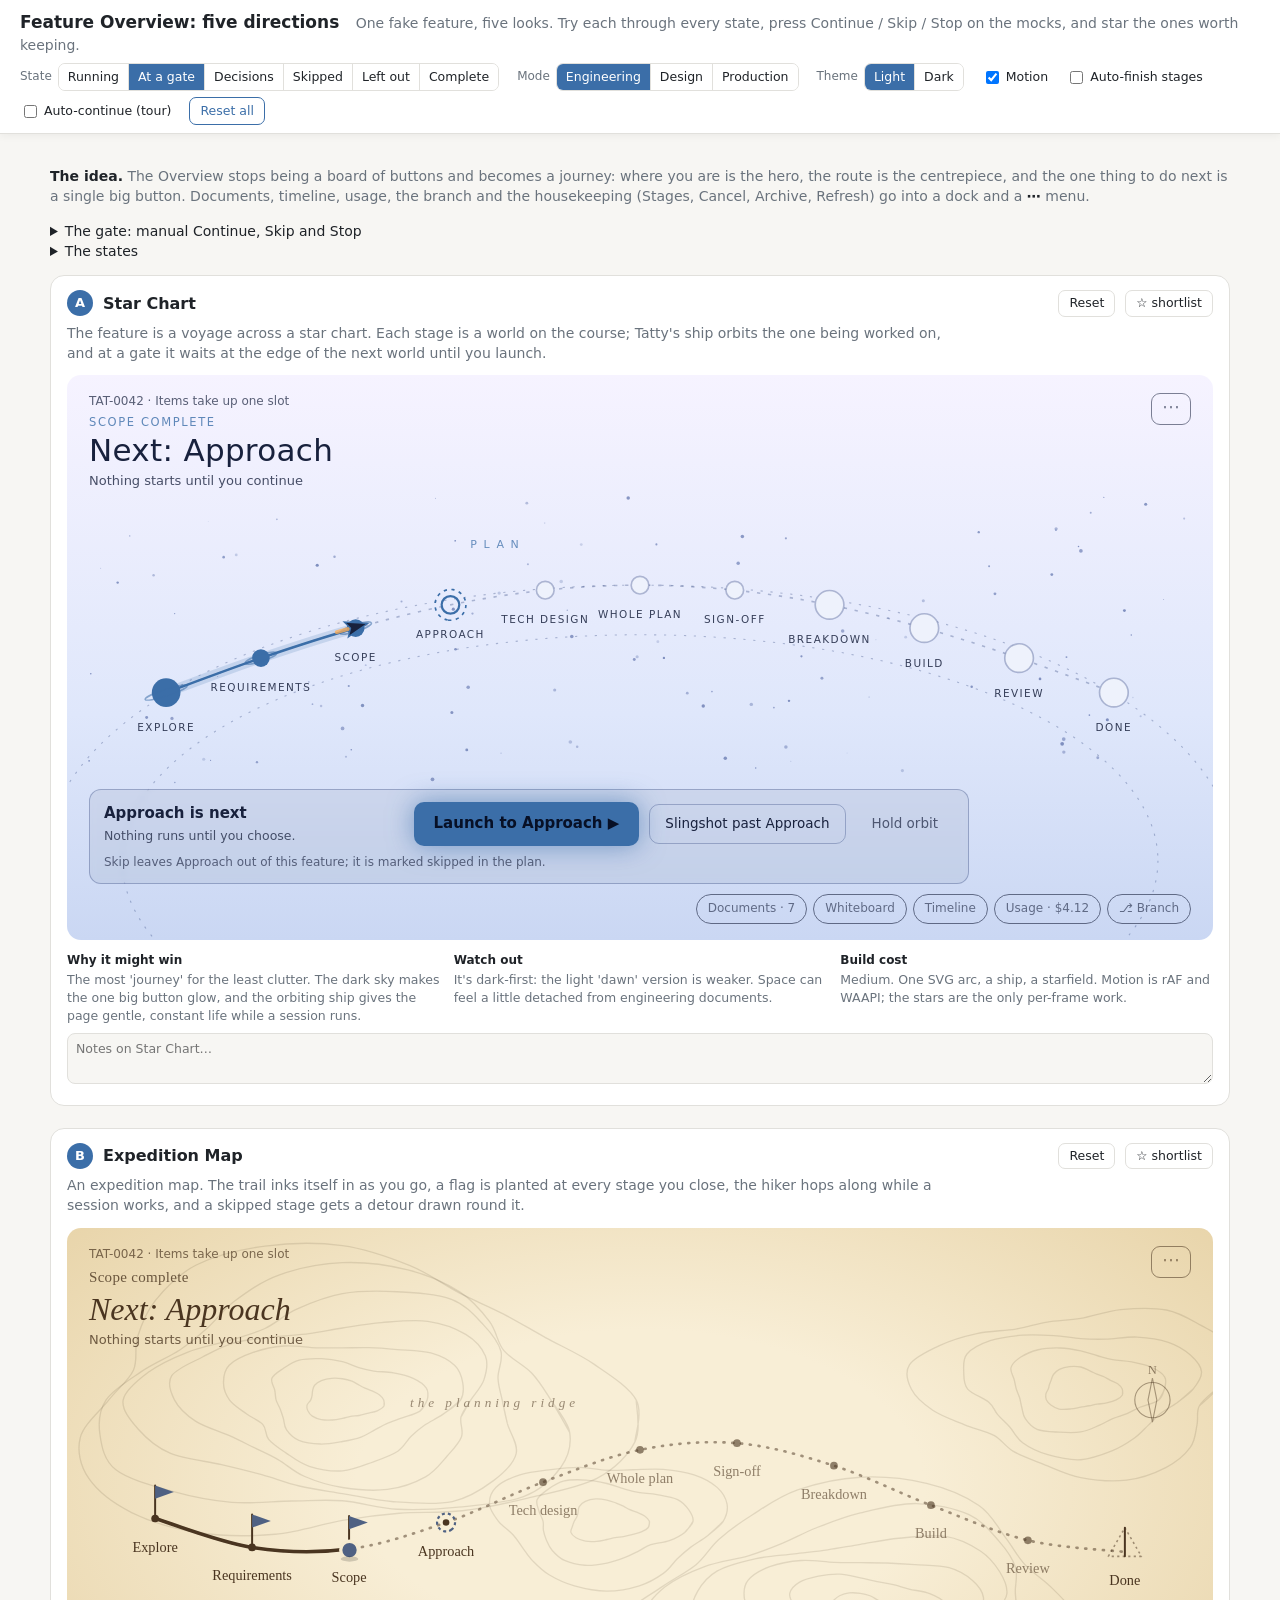
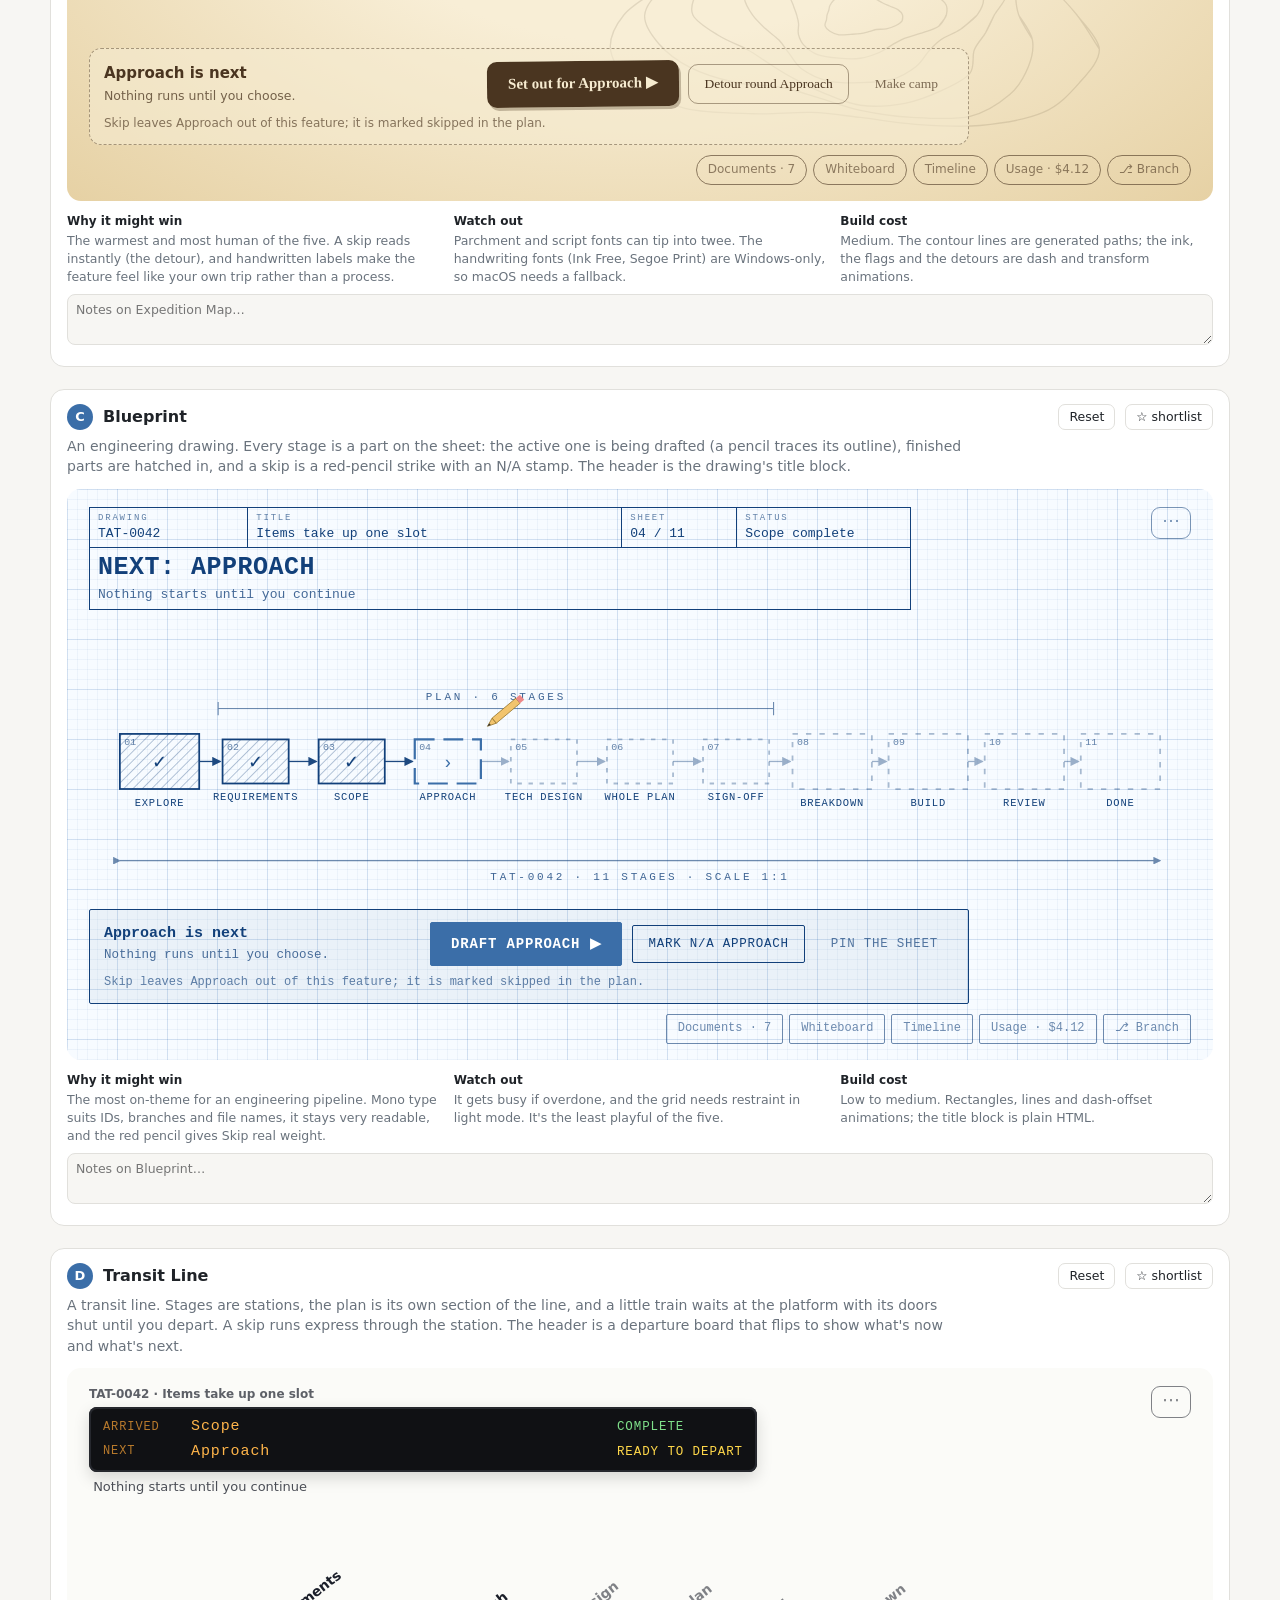
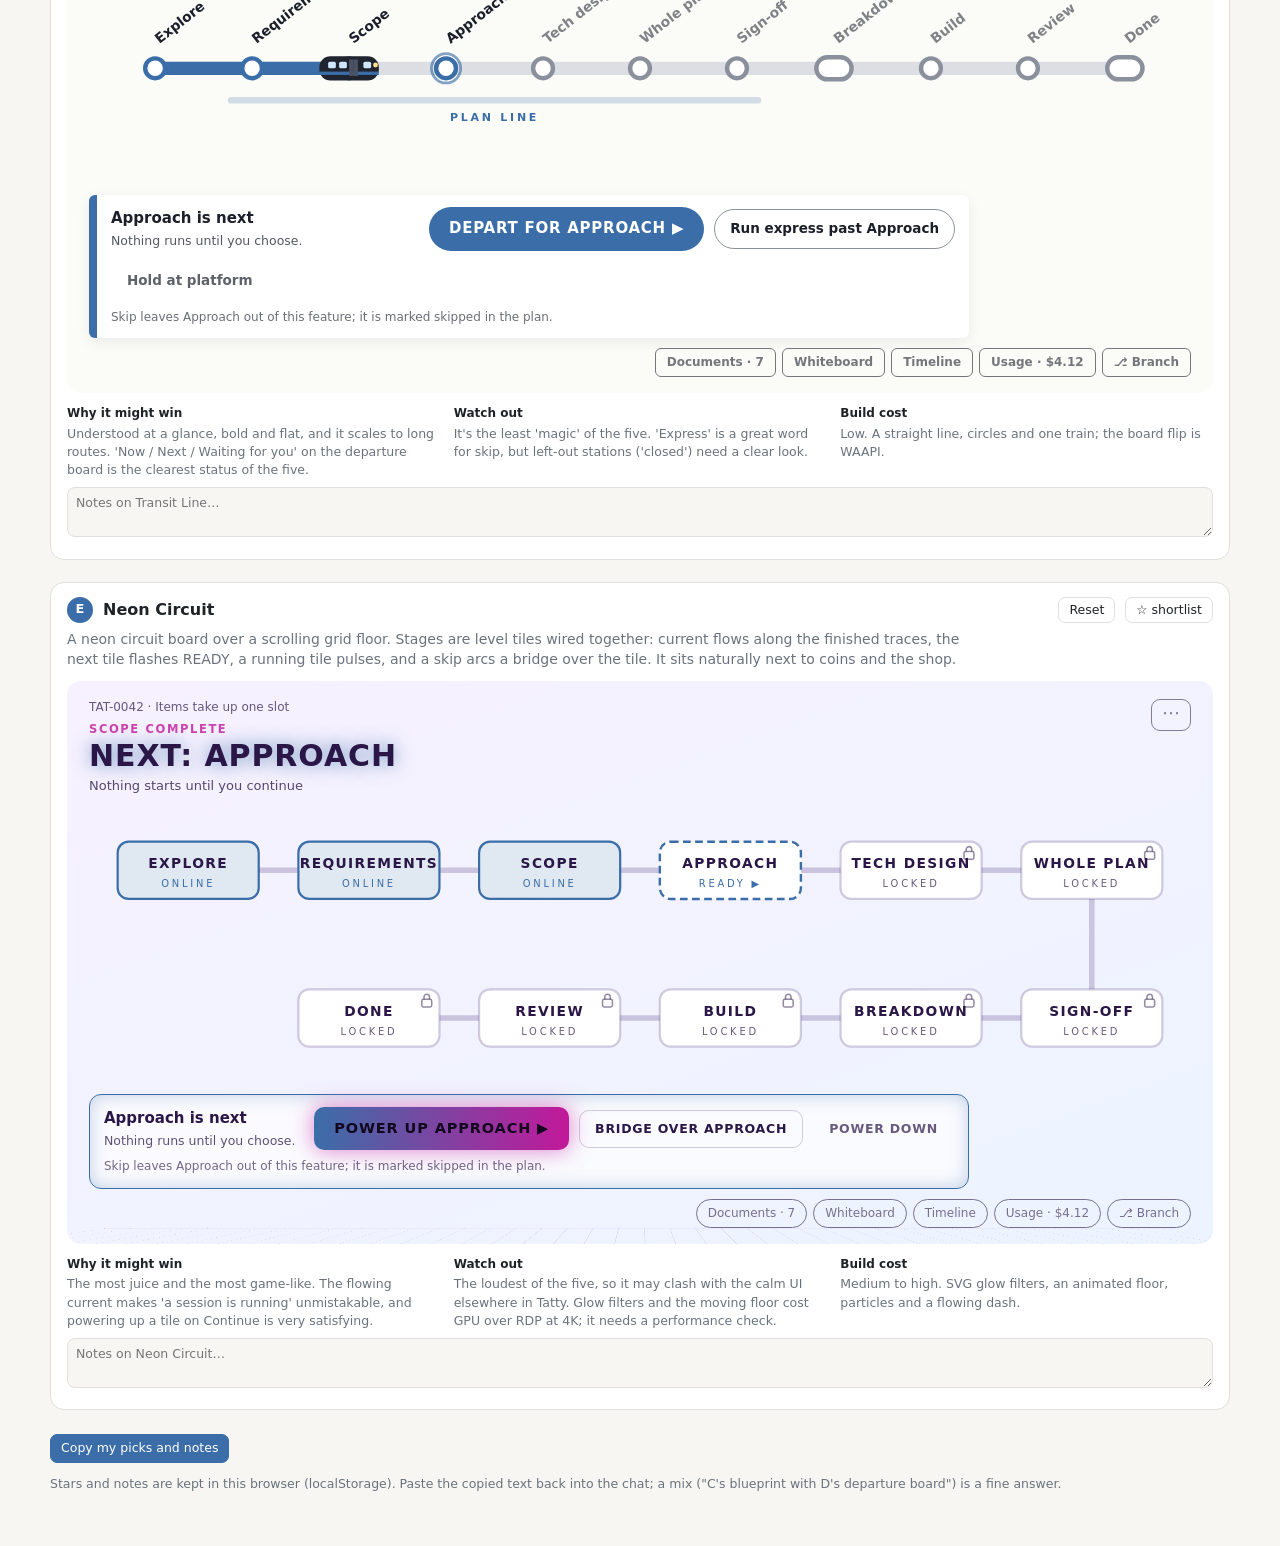
<file: docs/overview/concepts.html>
<!doctype html>
<html lang="en">
<head>
<meta charset="utf-8">
<title>Tatty feature Overview: concept board</title>
<!--
  A board for choosing the look of a feature's Overview page. Nothing here is
  used by the app, so the app's CSP (no inline styles) does not apply; whichever
  direction wins is rebuilt inside features.js under the CSP (CSSOM, WAAPI and
  adoptedStyleSheets only).

  Every direction draws the same fake feature from the same model (NODES +
  preset()), through the same states, with the same three controls at a gate:
  Continue, Skip and Stop. What a manual Continue and a Skip need from the app
  is written up beside this file in continue-and-skip.md.

  Motion is driven from requestAnimationFrame and the Web Animations API, not
  gated on prefers-reduced-motion (this machine reports "reduce" because the OS
  animation effects are off). The Motion switch in the header turns it off.
-->
<style>
:root {
  --bg: #f7f6f3; --panel: #fff; --ink: #1f2328; --dim: #6a737d; --line: #e1e0dc;
  --accent: #3b6ea8; --accent-soft: #eaf2fb;
  font: 14px/1.45 system-ui, "Segoe UI", sans-serif; color: var(--ink); background: var(--bg);
}
body { margin: 0; color: var(--ink); background: var(--bg); }
body.mode-design { --accent: #a9641f; --accent-soft: #fbf1e6; }
body.mode-production { --accent: #7d5bbd; --accent-soft: #f1ecfb; }
body.dark { --bg: #16181d; --panel: #1f2228; --ink: #e6e6e6; --dim: #9aa3ad; --line: #33363d; --accent: #7aa7da; --accent-soft: #22303f; }
body.dark.mode-design { --accent: #e0a86a; --accent-soft: #3a2c1c; }
body.dark.mode-production { --accent: #b49ae6; --accent-soft: #2d2640; }

header.top { position: sticky; top: 0; z-index: 20; background: var(--panel); border-bottom: 1px solid var(--line); padding: 10px 20px 8px; box-shadow: 0 2px 8px rgba(0,0,0,.05); }
header.top h1 { font-size: 17px; margin: 0 12px 0 0; display: inline-block; }
header.top .lead { color: var(--dim); display: inline; }
.controls { display: flex; flex-wrap: wrap; gap: 6px 18px; margin-top: 8px; align-items: center; }
.ctl { display: flex; align-items: center; gap: 4px; flex-wrap: wrap; }
.ctl > span { color: var(--dim); font-size: 12px; margin-right: 2px; }
.seg { display: inline-flex; border: 1px solid var(--line); border-radius: 7px; overflow: hidden; }
.seg button { border: 0; background: var(--panel); color: var(--ink); padding: 4px 9px; font: inherit; font-size: 12.5px; cursor: pointer; border-right: 1px solid var(--line); }
.seg button:last-child { border-right: 0; }
.seg button:hover { background: var(--accent-soft); }
.seg button.on { background: var(--accent); color: #fff; }
label.chk { font-size: 12.5px; display: inline-flex; gap: 4px; align-items: center; cursor: pointer; }
button.act { font: inherit; font-size: 12.5px; padding: 4px 10px; border-radius: 7px; border: 1px solid var(--accent); background: var(--accent); color: #fff; cursor: pointer; }
button.act.ghost { background: var(--panel); color: var(--accent); }

main { padding: 18px 20px 40px; }
.intro { max-width: 1180px; margin: 0 auto 14px; }
.intro p, .intro li { color: var(--dim); }
.intro b, .intro code { color: var(--ink); }
.intro code { background: var(--accent-soft); padding: 0 4px; border-radius: 4px; }
.grid { display: grid; gap: 22px; max-width: 1180px; margin: 0 auto; }
section.card { background: var(--panel); border: 1px solid var(--line); border-radius: 14px; padding: 14px 16px 16px; }
section.card.starred { border-color: var(--accent); box-shadow: 0 0 0 2px var(--accent-soft); }
section.card > header { display: flex; align-items: center; gap: 10px; }
section.card > header .letter { width: 26px; height: 26px; border-radius: 50%; background: var(--accent); color: #fff; display: grid; place-items: center; font-weight: 700; font-size: 13px; }
section.card > header h3 { margin: 0; font-size: 16px; flex: 1; }
section.card > header button { font: inherit; font-size: 12.5px; border: 1px solid var(--line); background: var(--panel); color: var(--ink); border-radius: 7px; padding: 3px 10px; cursor: pointer; }
section.card > header button.on { background: var(--accent); border-color: var(--accent); color: #fff; }
.pitch { color: var(--dim); margin: 6px 0 12px; max-width: 900px; }
dl.notes { display: grid; grid-template-columns: repeat(3, 1fr); gap: 14px; margin: 12px 0 8px; }
dl.notes dt { font-size: 12px; font-weight: 700; color: var(--ink); }
dl.notes dd { margin: 2px 0 0; font-size: 12.5px; color: var(--dim); }
section.card textarea { width: 100%; box-sizing: border-box; min-height: 44px; font: inherit; font-size: 12.5px; border: 1px solid var(--line); border-radius: 8px; padding: 6px 8px; background: var(--bg); color: var(--ink); resize: vertical; }
.out { max-width: 1180px; margin: 24px auto 0; }
.out textarea { width: 100%; min-height: 120px; margin-top: 8px; font: 12px/1.4 ui-monospace, Consolas, monospace; }

/* ------------------------------------------------------------------ the mock, shared */
.mock { position: relative; border-radius: 14px; overflow: hidden; padding: 18px 22px 16px; display: grid; gap: 6px; isolation: isolate; min-height: 470px; align-content: start; }
.m-head { display: flex; align-items: flex-start; gap: 12px; position: relative; z-index: 2; }
.hero { flex: 1; min-height: 92px; }
.h-id { font-size: 12px; opacity: .7; margin-bottom: 4px; }
.h-kick { font-size: 11.5px; letter-spacing: .14em; text-transform: uppercase; opacity: .8; }
.h-big { font-size: 28px; font-weight: 650; line-height: 1.15; margin: 2px 0 3px; }
.h-sub { font-size: 13px; opacity: .78; }
.m-more { font: inherit; font-size: 18px; line-height: 1; padding: 4px 10px 8px; border-radius: 9px; cursor: pointer; background: transparent; color: inherit; border: 1px solid currentColor; opacity: .55; }
.m-more:hover { opacity: 1; }
.m-menu { position: absolute; right: 0; top: 40px; z-index: 6; min-width: 180px; background: var(--panel); color: var(--ink); border: 1px solid var(--line); border-radius: 10px; box-shadow: 0 8px 24px rgba(0,0,0,.2); padding: 4px; font-family: system-ui, "Segoe UI", sans-serif; }
.m-menu button { display: block; width: 100%; text-align: left; font: inherit; font-size: 13px; padding: 6px 10px; border: 0; background: none; color: inherit; border-radius: 6px; cursor: pointer; }
.m-menu button:hover { background: var(--accent-soft); }
.m-menu hr { border: 0; border-top: 1px solid var(--line); margin: 4px 0; }
.m-journey { position: relative; z-index: 1; }
.m-journey svg { display: block; width: 100%; height: auto; aspect-ratio: 1000 / 260; overflow: visible; }
.m-foot { display: flex; flex-direction: column; gap: 10px; position: relative; z-index: 2; }
.panel { max-width: 880px; }
.m-foot .dock { justify-content: flex-end; }
.pbox { display: flex; align-items: center; gap: 10px; flex-wrap: wrap; padding: 12px 14px; border-radius: 12px; }
.pbox .say { flex: 1; min-width: 160px; }
.pbox .say b { display: block; font-size: 15px; }
.pbox .say span { font-size: 12.5px; opacity: .75; }
.btn { font: inherit; font-size: 13.5px; cursor: pointer; border-radius: 10px; padding: 9px 15px; border: 1px solid transparent; background: transparent; color: inherit; }
.btn.go { font-size: 15px; font-weight: 700; padding: 11px 20px; }
.btn.quiet { opacity: .7; border-color: transparent !important; }
.btn[disabled] { opacity: .35; cursor: not-allowed; }
.btn.demo { font-size: 11.5px; opacity: .6; border: 1px dashed currentColor; padding: 3px 8px; border-radius: 6px; }
.pnote { flex-basis: 100%; font-size: 12px; opacity: .65; margin-top: -2px; }
.dock { display: flex; gap: 6px; flex-wrap: wrap; }
.dock button { font: inherit; font-size: 12px; padding: 5px 11px; border-radius: 999px; cursor: pointer; background: transparent; color: inherit; border: 1px solid currentColor; opacity: .6; }
.dock button:hover { opacity: 1; }
.sbar { display: inline-flex; gap: 3px; align-items: flex-end; height: 16px; }
.sbar i { width: 4px; height: 100%; border-radius: 2px; background: currentColor; animation: sb 1s ease-in-out infinite; transform-origin: bottom; }
.sbar i:nth-child(2) { animation-delay: .15s; } .sbar i:nth-child(3) { animation-delay: .3s; } .sbar i:nth-child(4) { animation-delay: .45s; }
@keyframes sb { 0%, 100% { transform: scaleY(.3); } 50% { transform: scaleY(1); } }
.act-t { font-size: 13px; }
.fx { position: absolute; inset: 0; pointer-events: none; z-index: 8; overflow: hidden; }
.fx i { position: absolute; width: 7px; height: 7px; border-radius: 50%; }
.mock svg .pop { transform-box: fill-box; transform-origin: center; }
.mock svg .pop-b { transform-box: fill-box; transform-origin: 50% 100%; }
body.still .mock *, body.still .mock::before, body.still .mock::after { animation: none !important; transition: none !important; }

/* ------------------------------------------------------------------ A: Star Chart */
.t-star { --star: #7f8fbf; --orbit: rgba(40,60,120,.32); --p-todo: #eef2fc; --acc: var(--accent); --hull: #18213d;
  background: linear-gradient(180deg, #f6f3ff 0%, #dfe7fb 60%, #cad7f3 100%); color: #18213d; font-family: "Segoe UI", system-ui, sans-serif;
  --fx1: var(--accent); --fx2: #ffb34d; --fx3: #18213d; }
body.dark .t-star { --star: #fff; --orbit: rgba(150,180,255,.28); --p-todo: #121a36; --acc: color-mix(in srgb, var(--accent) 55%, #a8d8ff); --hull: #fff;
  background: radial-gradient(ellipse at 50% 130%, #1d2d5c 0%, #0a0f24 55%, #04060d 100%); color: #dfe7ff; --fx1: #fff; --fx2: #ffd27a; --fx3: var(--acc); }
.t-star .h-big { font-weight: 300; font-size: 31px; letter-spacing: .01em; }
.t-star .h-kick { color: var(--acc); }
.t-star .star { fill: var(--star); }
.t-star .orbit { fill: none; stroke: var(--orbit); stroke-dasharray: 2 7; }
.t-star .course { fill: none; stroke: var(--orbit); stroke-width: 1.5; stroke-dasharray: 3 7; }
.t-star .course-done { fill: none; stroke: var(--acc); stroke-width: 2.2; stroke-linecap: round; }
.t-star .course-glow { fill: none; stroke: var(--acc); stroke-width: 9; opacity: .18; stroke-linecap: round; }
.t-star .pl .halo, .t-star .pl .ring, .t-star .pl .band { fill: none; }
.t-star .pl .body { fill: var(--p-todo); stroke: var(--orbit); stroke-width: 1.5; }
.t-star .pl.done .body { fill: var(--acc); stroke: none; }
.t-star .pl.done .band { stroke: var(--acc); opacity: .55; stroke-width: 1.4; }
.t-star .pl.now .body { fill: var(--hull); stroke: var(--acc); stroke-width: 2; }
.t-star .pl.now .halo { fill: var(--acc); opacity: .22; }
.t-star .pl.next .body { fill: none; stroke: var(--acc); stroke-width: 2; }
.t-star .pl.next .ring { stroke: var(--acc); stroke-dasharray: 3 4; stroke-width: 1.5; }
.t-star .pl.skip { opacity: .42; }
.t-star .pl.out { opacity: .4; }
.t-star .slash { stroke: #ff7a7a; stroke-width: 2; stroke-linecap: round; }
.t-star .ghost { fill: none; stroke: currentColor; stroke-dasharray: 1 3; }
.t-star .lbl { font-size: 9.5px; letter-spacing: .14em; text-anchor: middle; fill: currentColor; opacity: .85; }
.t-star .lbl2 { font-size: 9px; text-anchor: middle; fill: currentColor; opacity: .55; }
.t-star .grp { font-size: 10px; letter-spacing: .6em; text-anchor: middle; fill: var(--acc); opacity: .75; }
.t-star .hull { fill: var(--hull); stroke: var(--acc); stroke-width: 1.2; }
.t-star .flame { stroke: #ffae55; stroke-width: 3.5; stroke-linecap: round; }
.t-star .pbox { background: color-mix(in srgb, currentColor 6%, transparent); border: 1px solid var(--orbit); backdrop-filter: blur(3px); }
.t-star .btn { border-color: var(--orbit); }
.t-star .btn.go { background: var(--acc); color: #071026; border: 0; box-shadow: 0 0 26px color-mix(in srgb, var(--acc) 60%, transparent); }
.t-star .fx i { width: 3px; height: 3px; border-radius: 0; box-shadow: 0 0 6px 1px currentColor; }

/* ------------------------------------------------------------------ B: Expedition Map */
.t-map { --ink: #4a3520; --paper: #f6ebd0; --acc: color-mix(in srgb, var(--accent) 75%, #8a3b12);
  background: radial-gradient(ellipse at 50% 45%, #f8eed6 35%, #e6d1a4 100%); color: #4a3520; font-family: "Segoe UI", system-ui, sans-serif;
  --fx1: var(--acc); --fx2: #c9a227; --fx3: #4a3520; }
body.dark .t-map { --ink: #ecdcb9; --paper: #1b242c; --acc: color-mix(in srgb, var(--accent) 60%, #ffcf8a);
  background: radial-gradient(ellipse at 50% 45%, #26323c 30%, #10161b 100%); color: #ecdcb9; --fx1: var(--acc); --fx2: #ffe08a; --fx3: #ecdcb9; }
.t-map .h-big { font-family: Georgia, "Times New Roman", serif; font-style: italic; font-weight: 400; font-size: 32px; }
.t-map .h-kick { font-family: "Ink Free", "Segoe Print", cursive; letter-spacing: .02em; text-transform: none; font-size: 15px; }
.t-map .contour { fill: none; stroke: var(--ink); opacity: .13; stroke-width: 1.2; }
.t-map .trail { fill: none; stroke: var(--ink); stroke-width: 2.4; stroke-dasharray: 1 7; stroke-linecap: round; opacity: .5; }
.t-map .trail-done { fill: none; stroke: var(--ink); stroke-width: 3.2; stroke-linecap: round; }
.t-map .detour { fill: none; stroke: var(--ink); stroke-width: 2.6; stroke-linecap: round; stroke-dasharray: 1; }
.t-map .wp-dot { fill: var(--ink); }
.t-map .pole { stroke: var(--ink); stroke-width: 1.8; stroke-linecap: round; }
.t-map .flag { fill: var(--acc); }
.t-map .nextring { fill: none; stroke: var(--acc); stroke-width: 2.2; stroke-dasharray: 3 3; }
.t-map .xm { fill: var(--ink); opacity: .55; font-size: 17px; text-anchor: middle; font-weight: 700; }
.t-map .lbl { font-family: "Ink Free", "Segoe Print", cursive; font-size: 13px; fill: var(--ink); text-anchor: middle; }
.t-map .lbl.struck { text-decoration: line-through; opacity: .5; }
.t-map .lbl.faint { opacity: .4; font-size: 11px; }
.t-map .lbl.todo { opacity: .6; }
.t-map .ridge { font-family: Georgia, serif; font-style: italic; font-size: 12px; fill: var(--ink); opacity: .55; text-anchor: middle; letter-spacing: .3em; }
.t-map .hiker { fill: var(--acc); stroke: var(--paper); stroke-width: 3; }
.t-map .shadow { fill: #000; opacity: .16; }
.t-map .tent { fill: var(--acc); stroke: var(--ink); stroke-width: 1.4; stroke-linejoin: round; }
.t-map .tent.todo { fill: none; opacity: .5; stroke-dasharray: 2 3; }
.t-map .rose { fill: none; stroke: var(--ink); opacity: .45; }
.t-map .rose-t { fill: var(--ink); opacity: .6; font-family: Georgia, serif; font-size: 11px; text-anchor: middle; }
.t-map .pbox { background: color-mix(in srgb, var(--paper) 60%, transparent); border: 1.5px dashed color-mix(in srgb, var(--ink) 45%, transparent); }
.t-map .btn { border-color: color-mix(in srgb, var(--ink) 45%, transparent); font-family: Georgia, serif; }
.t-map .btn.go { background: var(--ink); color: var(--paper); transform: rotate(-.6deg); box-shadow: 2px 3px 0 color-mix(in srgb, var(--ink) 30%, transparent); }
.t-map .fx i { width: 6px; height: 9px; border-radius: 1px; }

/* ------------------------------------------------------------------ C: Blueprint */
.t-print { --acc2: var(--accent); --red: #d9412f;
  background-color: #f7fbff; color: #12407a; font-family: Consolas, "Cascadia Mono", ui-monospace, monospace;
  background-image: linear-gradient(rgba(30,90,170,.13) 1px, transparent 1px), linear-gradient(90deg, rgba(30,90,170,.13) 1px, transparent 1px),
    linear-gradient(rgba(30,90,170,.05) 1px, transparent 1px), linear-gradient(90deg, rgba(30,90,170,.05) 1px, transparent 1px);
  background-size: 50px 50px, 50px 50px, 10px 10px, 10px 10px; --fx1: #12407a; --fx2: var(--accent); --fx3: #d9412f; }
body.dark .t-print { --acc2: color-mix(in srgb, var(--accent) 35%, #ffe7a0); --red: #ff6b5b; background-color: #0f3b73; color: #e8f1ff;
  background-image: linear-gradient(rgba(255,255,255,.09) 1px, transparent 1px), linear-gradient(90deg, rgba(255,255,255,.09) 1px, transparent 1px),
    linear-gradient(rgba(255,255,255,.035) 1px, transparent 1px), linear-gradient(90deg, rgba(255,255,255,.035) 1px, transparent 1px);
  --fx1: #fff; --fx2: var(--acc2); --fx3: #ff6b5b; }
.t-print .tblock { display: grid; grid-template-columns: 1.1fr 2.6fr .8fr 1.2fr; border: 1.5px solid currentColor; max-width: 820px; }
.t-print .tblock > div { border-right: 1px solid currentColor; padding: 4px 8px; font-size: 13px; }
.t-print .tblock > div:nth-child(4) { border-right: 0; }
.t-print .tblock > div.wide { grid-column: 1 / -1; border-top: 1px solid currentColor; border-right: 0; }
.t-print .tblock small { display: block; font-size: 9px; letter-spacing: .2em; opacity: .65; }
.t-print .h-big { font-weight: 700; font-size: 25px; letter-spacing: .02em; text-transform: uppercase; }
.t-print .box { fill: none; stroke: currentColor; stroke-width: 1.6; }
.t-print .hatchf { opacity: .55; }
.t-print .bx.todo .box { opacity: .35; stroke-dasharray: 2 3; }
.t-print .bx.next .box { stroke: var(--acc2); stroke-dasharray: 9 4; stroke-width: 2; }
.t-print .bx.now .box { stroke: var(--acc2); stroke-dasharray: 5 4; stroke-width: 2.4; }
.t-print .bx.skip { opacity: .7; }
.t-print .bx.skip .box { opacity: .45; }
.t-print .wire { stroke: currentColor; opacity: .4; stroke-width: 1.2; fill: none; }
.t-print .wire.on { opacity: .95; }
.t-print .dimline { stroke: currentColor; opacity: .6; stroke-width: 1; fill: none; }
.t-print .dimtext { font-size: 10px; letter-spacing: .25em; fill: currentColor; text-anchor: middle; opacity: .8; }
.t-print .num { font-size: 9px; fill: currentColor; opacity: .65; }
.t-print .glyph { font-size: 16px; text-anchor: middle; fill: currentColor; }
.t-print .bx.now .glyph, .t-print .bx.next .glyph { fill: var(--acc2); }
.t-print .lbl { font-size: 9.5px; letter-spacing: .08em; text-anchor: middle; fill: currentColor; }
.t-print .strike { stroke: var(--red); stroke-width: 2.6; stroke-linecap: round; fill: none; stroke-dasharray: 1; }
.t-print .stamp rect { fill: none; stroke: var(--red); stroke-width: 2; }
.t-print .stamp text { fill: var(--red); font-weight: 700; font-size: 12px; text-anchor: middle; letter-spacing: .12em; }
.t-print .bigstamp rect { fill: none; stroke: var(--red); stroke-width: 3.5; }
.t-print .bigstamp text { fill: var(--red); font-weight: 700; font-size: 30px; text-anchor: middle; letter-spacing: .25em; }
.t-print .wood { fill: #f2c46d; stroke: #8a6a1f; stroke-width: .6; } .t-print .lead { fill: #333; } .t-print .eraser { fill: #e88; }
.t-print .ghost { fill: none; stroke: currentColor; stroke-dasharray: 1 4; opacity: .35; }
.t-print .ghost-t { font-size: 8.5px; letter-spacing: .2em; fill: currentColor; opacity: .45; text-anchor: middle; }
.t-print .pbox { border: 1.5px solid currentColor; border-radius: 2px; background: color-mix(in srgb, currentColor 5%, transparent); }
.t-print .btn { border-color: currentColor; border-radius: 2px; text-transform: uppercase; letter-spacing: .06em; font-size: 12.5px; }
.t-print .btn.go { background: var(--acc2); color: #0d2f5c; border-color: var(--acc2); font-size: 14px; }
body:not(.dark) .t-print .btn.go { color: #fff; }
.t-print .dock button { border-radius: 2px; }
.t-print .fx i { width: 10px; height: 2px; border-radius: 0; }

/* ------------------------------------------------------------------ D: Transit Line */
.t-metro { --rail: #dcdee3; --rail-ink: #8b919c; --st-fill: #fff; --panel2: #fff;
  background: #fbfbf8; color: #1b1f2a; font-family: "Segoe UI", system-ui, sans-serif; --fx1: var(--accent); --fx2: #f2b705; --fx3: #e5484d; }
body.dark .t-metro { --rail: #343944; --rail-ink: #707784; --st-fill: #15181f; --panel2: #1e222b; background: #15181f; color: #eef1f6; }
.t-metro .board { background: #101114; color: #ffb54a; font-family: Consolas, "Cascadia Mono", monospace; border-radius: 8px; padding: 9px 14px; display: grid;
  grid-template-columns: 70px 1fr auto; gap: 3px 18px; font-size: 15px; letter-spacing: .06em; box-shadow: inset 0 0 0 2px #26282e, 0 6px 16px rgba(0,0,0,.15); max-width: 640px; perspective: 400px; }
.t-metro .board .k { color: #b87a2c; font-size: 12px; align-self: center; }
.t-metro .board .s { color: #7fe08a; font-size: 12.5px; align-self: center; }
.t-metro .board .s.wait { color: #ffd84a; }
.t-metro .board span { display: inline-block; backface-visibility: hidden; }
.t-metro .h-id { font-weight: 700; }
.t-metro .rail { stroke: var(--rail); stroke-width: 12; stroke-linecap: round; fill: none; }
.t-metro .rail-done { stroke: var(--accent); stroke-width: 12; stroke-linecap: round; fill: none; }
.t-metro .band { fill: var(--accent); opacity: .22; }
.t-metro .band-t { font-size: 10px; font-weight: 800; letter-spacing: .25em; fill: var(--accent); text-anchor: middle; }
.t-metro .st { fill: var(--st-fill); stroke: var(--rail-ink); stroke-width: 4; }
.t-metro .st.done, .t-metro .st.now, .t-metro .st.next { stroke: var(--accent); }
.t-metro .st.skip { stroke-dasharray: 3 3; stroke-width: 2.5; }
.t-metro .nring { fill: none; stroke: var(--accent); stroke-width: 2.5; }
.t-metro .lbl { font-size: 12.5px; font-weight: 700; fill: currentColor; }
.t-metro .lbl.todo { opacity: .55; }
.t-metro .lbl.faint { opacity: .35; text-decoration: line-through; font-weight: 500; }
.t-metro .lbl2 { font-size: 10.5px; font-weight: 700; fill: var(--rail-ink); text-anchor: middle; }
.t-metro .express { font-size: 17px; font-weight: 900; fill: var(--accent); text-anchor: middle; }
.t-metro .car { fill: #20242e; } body.dark .t-metro .car { fill: #e9ecf2; }
.t-metro .stripe { fill: var(--accent); } .t-metro .win { fill: #cfe6ff; } body.dark .t-metro .win { fill: #2b3c55; }
.t-metro .door { fill: #4a5263; } body.dark .t-metro .door { fill: #9aa4b5; }
.t-metro .lamp { fill: #ffe08a; }
.t-metro .pbox { background: var(--panel2); border-left: 8px solid var(--accent); border-radius: 6px; box-shadow: 0 4px 14px rgba(0,0,0,.07); }
.t-metro .btn { border-color: var(--rail-ink); border-radius: 999px; font-weight: 700; }
.t-metro .btn.go { background: var(--accent); color: #fff; border: 0; text-transform: uppercase; letter-spacing: .05em; }
.t-metro .dock button { border-radius: 6px; font-weight: 600; }

/* ------------------------------------------------------------------ E: Neon Circuit */
.t-neon { --n1: var(--accent); --n2: #c2189a; --tile: #ffffff; --grid2: rgba(60,30,110,.22); --grid: rgba(120,60,200,.16);
  background: linear-gradient(160deg, #f7f1ff 0%, #ecf4ff 100%); color: #2a1747; font-family: Bahnschrift, "Segoe UI", system-ui, sans-serif;
  --fx1: var(--n1); --fx2: var(--n2); --fx3: #ffb300; }
body.dark .t-neon { --n1: color-mix(in srgb, var(--accent) 40%, #3ff0ff); --n2: #ff4fd8; --tile: #170a2c; --grid2: rgba(170,130,255,.25); --grid: rgba(255,79,216,.22);
  background: linear-gradient(160deg, #1a0b2e 0%, #2b0f45 45%, #0d1b3a 100%); color: #efe6ff; --fx3: #fff; }
.t-neon::before { content: ""; position: absolute; left: -30%; right: -30%; bottom: -45%; height: 75%; z-index: -1;
  background-image: linear-gradient(var(--grid) 1.5px, transparent 1.5px), linear-gradient(90deg, var(--grid) 1.5px, transparent 1.5px);
  background-size: 44px 44px; transform: perspective(260px) rotateX(62deg); animation: floor 3s linear infinite; }
@keyframes floor { to { background-position: 0 44px; } }
.t-neon .h-big { font-weight: 700; font-size: 30px; letter-spacing: .03em; text-transform: uppercase; text-shadow: 0 0 18px color-mix(in srgb, var(--n1) 70%, transparent); }
.t-neon .h-kick { color: var(--n2); font-weight: 700; }
.t-neon .trace { fill: none; stroke: var(--grid2); stroke-width: 5; stroke-linejoin: round; }
.t-neon .trace-on { fill: none; stroke: var(--n1); stroke-width: 4; stroke-linejoin: round; }
.t-neon .flow { fill: none; stroke: #fff; stroke-width: 3; stroke-dasharray: 10 70; stroke-linecap: round; opacity: .9; }
body:not(.dark) .t-neon .flow { stroke: var(--n2); }
.t-neon .bridge { fill: none; stroke: var(--n2); stroke-width: 3.5; stroke-linecap: round; stroke-dasharray: 1; }
.t-neon .tile rect.face { fill: var(--tile); stroke: var(--grid2); stroke-width: 2; }
.t-neon .tile.done rect.face { stroke: var(--n1); fill: color-mix(in srgb, var(--n1) 16%, var(--tile)); }
.t-neon .tile.now rect.face { stroke: var(--n2); stroke-width: 2.5; fill: color-mix(in srgb, var(--n2) 20%, var(--tile)); }
.t-neon .tile.next rect.face { stroke: var(--n1); stroke-dasharray: 7 4; stroke-width: 2.2; }
.t-neon .tile.skip, .t-neon .tile.out { opacity: .33; }
.t-neon .tl { font-size: 12.5px; font-weight: 700; letter-spacing: .1em; text-anchor: middle; fill: currentColor; }
.t-neon .ts { font-size: 9px; letter-spacing: .28em; text-anchor: middle; fill: currentColor; opacity: .7; }
.t-neon .tile.done .ts { fill: var(--n1); opacity: 1; }
.t-neon .tile.now .ts { fill: var(--n2); opacity: 1; }
.t-neon .tile.next .ts { fill: var(--n1); opacity: 1; }
.t-neon .cell { fill: var(--grid2); } .t-neon .cell.on { fill: var(--n1); }
.t-neon .lock { fill: none; stroke: currentColor; stroke-width: 1.4; opacity: .5; }
.t-neon .spark { fill: #fff; } body:not(.dark) .t-neon .spark { fill: var(--n2); }
.t-neon .pbox { background: color-mix(in srgb, var(--tile) 70%, transparent); border: 1px solid var(--n1); box-shadow: inset 0 0 18px color-mix(in srgb, var(--n1) 30%, transparent); }
.t-neon .btn { border-color: var(--grid2); letter-spacing: .06em; text-transform: uppercase; font-size: 12.5px; font-weight: 600; }
.t-neon .btn.go { background: linear-gradient(90deg, var(--n1), var(--n2)); color: #13061f; border: 0; font-weight: 800; font-size: 14.5px;
  box-shadow: 0 0 22px color-mix(in srgb, var(--n2) 55%, transparent); }
.t-neon .fx i { width: 4px; height: 4px; box-shadow: 0 0 8px 2px currentColor; }
</style>
</head>
<body>
<header class="top">
  <h1>Feature Overview: five directions</h1>
  <p class="lead">One fake feature, five looks. Try each through every state, press Continue / Skip / Stop on the mocks, and star the ones worth keeping.</p>
  <div class="controls">
    <div class="ctl"><span>State</span><div class="seg" id="states"></div></div>
    <div class="ctl"><span>Mode</span><div class="seg" id="modes"></div></div>
    <div class="ctl"><span>Theme</span><div class="seg" id="themes"></div></div>
    <label class="chk"><input type="checkbox" id="motion" checked> Motion</label>
    <label class="chk"><input type="checkbox" id="auto"> Auto-finish stages</label>
    <label class="chk"><input type="checkbox" id="autocont"> Auto-continue (tour)</label>
    <button class="act ghost" id="resetall">Reset all</button>
  </div>
</header>

<main>
  <div class="intro">
    <p><b>The idea.</b> The Overview stops being a board of buttons and becomes a journey: where you are is the hero, the route
    is the centrepiece, and the one thing to do next is a single big button. Documents, timeline, usage, the branch and the
    housekeeping (Stages, Cancel, Archive, Refresh) go into a dock and a <b>⋯</b> menu.</p>
    <details>
      <summary>The gate: manual Continue, Skip and Stop</summary>
      <p>When a stage closes, the workflow <b>stops at a gate</b> and nothing starts until you say so:
      <b>Continue</b> starts the next stage, <b>Skip</b> leaves it out and moves the gate to the stage after,
      <b>Stop</b> parks the feature (the session can end; Continue later picks it up).
      Skip is only offered for stages the workflow can leave out: <code>Explore</code>, <code>Scope</code>, <code>Approach</code>,
      <code>Whole plan</code> and <code>Review</code>. Requirements, Technical design, Sign-off, Breakdown and Build are required, so their Skip is greyed out with the reason.</p>
      <p>What the app needs for this (toolbox and Tatty) is in <code>continue-and-skip.md</code>, beside this file.</p>
    </details>
    <details>
      <summary>The states</summary>
      <ul>
        <li><b>Running</b>: a session is working on Scope. The ambient motion shows it is alive.</li>
        <li><b>At a gate</b>: Scope is closed, Approach is next and waiting for you.</li>
        <li><b>Decisions</b>: the session is waiting on three decisions.</li>
        <li><b>Skipped</b>: Scope was skipped at its gate; Technical design is running.</li>
        <li><b>Left out</b>: Explore and Whole plan were left out before starting (the stage picker); Build is at unit 4 of 6.</li>
        <li><b>Complete</b>: everything done and merged.</li>
      </ul>
      <p>Tick <b>Auto-finish stages</b> to have running stages close on their own, and <b>Auto-continue</b> to also press Continue for you, which plays the whole journey.</p>
    </details>
  </div>
  <div class="grid" id="grid"></div>
  <div class="out">
    <button class="act" id="copy">Copy my picks and notes</button>
    <span id="copied" class="dim"></span>
    <p class="dim" style="color: var(--dim); font-size: 12.5px">Stars and notes are kept in this browser (localStorage). Paste the copied text back into the chat; a mix ("C's blueprint with D's departure board") is a fine answer.</p>
    <textarea id="outtext" readonly hidden></textarea>
  </div>
</main>

<script>
"use strict";

// ------------------------------------------------------------------ the model
const NODES = [
  { k: "explore", l: "Explore", skip: true },
  { k: "req", l: "Requirements", plan: true },
  { k: "scope", l: "Scope", plan: true, skip: true },
  { k: "approach", l: "Approach", plan: true, skip: true },
  { k: "tech", l: "Tech design", plan: true },
  { k: "whole", l: "Whole plan", plan: true, skip: true },
  { k: "signoff", l: "Sign-off", plan: true },
  { k: "breakdown", l: "Breakdown" },
  { k: "build", l: "Build", units: 6 },
  { k: "review", l: "Review", skip: true },
  { k: "done", l: "Done" },
];
const N = NODES.length;
const FEATURE = { id: "TAT-0042", title: "Items take up one slot", branch: "feature/TAT-0042-items-one-slot" };
const ACTIVITY = ["Reading Inventory/SlotRuntime.cs", "2 agents researching the code", "Writing the stage's section", "The adversary is challenging it", "Checking 14 repo facts", "Thinking"];
const STATES = [["running", "Running"], ["gate", "At a gate"], ["decide", "Decisions"], ["skipped", "Skipped"], ["leftout", "Left out"], ["complete", "Complete"]];
let MOTION = true, AUTO = false, AUTOCONT = false, STATE = "gate";

function preset(name) {
  const st = Array(N).fill("todo"); let cur = 0, mode = "running", units = 0, dec = 0;
  const set = (a, b, v) => { for (let i = a; i <= b; i++) st[i] = v; };
  switch (name) {
    case "running": set(0, 1, "done"); st[2] = "now"; cur = 2; break;
    case "gate": set(0, 2, "done"); st[3] = "next"; cur = 3; mode = "gate"; break;
    case "decide": set(0, 2, "done"); st[3] = "now"; cur = 3; mode = "decide"; dec = 3; break;
    case "skipped": set(0, 1, "done"); st[2] = "skip"; st[3] = "done"; st[4] = "now"; cur = 4; break;
    case "leftout": st[0] = "out"; set(1, 4, "done"); st[5] = "out"; set(6, 7, "done"); st[8] = "now"; cur = 8; units = 3; break;
    case "complete": set(0, N - 1, "done"); cur = N - 1; mode = "complete"; units = 6; break;
  }
  return { st, cur, mode, units, dec };
}
const lastDone = (m, before) => { for (let i = before - 1; i >= 0; i--) if (m.st[i] === "done") return i; return -1; };
const nextOpen = (m, from) => { for (let i = from + 1; i < N; i++) if (m.st[i] === "todo" || m.st[i] === "next") return i; return -1; };
function markerAt(m) {
  if (m.mode === "gate" || m.mode === "paused") { const d = lastDone(m, m.cur); return d < 0 ? m.cur : d; }
  return m.cur;
}

function act(card, kind) {
  const m = card.m; let ev = null;
  if (kind === "continue" && (m.mode === "gate" || m.mode === "paused")) {
    const from = markerAt(m); m.st[m.cur] = "now"; m.mode = "running"; ev = { kind: "advance", from, to: m.cur };
  } else if (kind === "skip" && (m.mode === "gate" || m.mode === "paused") && NODES[m.cur].skip) {
    const s = m.cur; const n = nextOpen(m, s); if (n < 0) return;
    m.st[s] = "skip";
    if (NODES[n].k === "done") { m.st[n] = "done"; m.cur = N - 1; m.mode = "complete"; ev = { kind: "complete", at: s, skipped: s }; }
    else { m.st[n] = "next"; m.cur = n; ev = { kind: "skip", at: s, to: n }; }
  } else if (kind === "stop" && m.mode === "gate") {
    m.mode = "paused"; ev = { kind: "stop" };
  } else if (kind === "decide" && m.mode === "decide") {
    m.mode = "running"; m.dec = 0; ev = { kind: "decided", at: m.cur };
  } else if (kind === "finish" && m.mode === "running") {
    const i = m.cur, u = NODES[i].units;
    if (u && m.units < u - 1) { m.units++; ev = { kind: "unit", at: i }; }
    else {
      if (u) m.units = u;
      m.st[i] = "done"; const n = nextOpen(m, i);
      if (n < 0 || NODES[n].k === "done") { if (n >= 0) m.st[n] = "done"; m.cur = N - 1; m.mode = "complete"; ev = { kind: "complete", at: i }; }
      else { m.st[n] = "next"; m.cur = n; m.mode = "gate"; ev = { kind: "finish", at: i, to: n }; }
    }
  }
  if (!ev) return;
  card.ev = ev; render(card);
}

// ------------------------------------------------------------------ helpers
const NS = "http://www.w3.org/2000/svg";
function S(tag, attrs, parent) { const e = document.createElementNS(NS, tag); for (const k in attrs) e.setAttribute(k, attrs[k]); if (parent) parent.appendChild(e); return e; }
function T(txt, attrs, parent) { const e = S("text", attrs, parent); e.textContent = txt; return e; }
function H(tag, cls, html) { const e = document.createElement(tag); if (cls) e.className = cls; if (html != null) e.innerHTML = html; return e; }
function seeded(s) { return () => (s = (s * 16807) % 2147483647) / 2147483647; }
const lerp = (a, b, p) => a + (b - a) * p;
const ease = { io: p => p < .5 ? 2 * p * p : 1 - (-2 * p + 2) ** 2 / 2, out: p => 1 - (1 - p) ** 3, back: p => { const c = 1.7; return 1 + (c + 1) * (p - 1) ** 3 + c * (p - 1) ** 2; } };
function smooth(p) {
  let d = `M${p[0][0]},${p[0][1]}`;
  for (let i = 0; i < p.length - 1; i++) {
    const p0 = p[i - 1] || p[i], p1 = p[i], p2 = p[i + 1], p3 = p[i + 2] || p2;
    d += ` C${p1[0] + (p2[0] - p0[0]) / 6},${p1[1] + (p2[1] - p0[1]) / 6} ${p2[0] - (p3[0] - p1[0]) / 6},${p2[1] - (p3[1] - p1[1]) / 6} ${p2[0]},${p2[1]}`;
  }
  return d;
}
const poly = p => "M" + p.map(q => q.join(",")).join(" L");
// Length along the path at each node, searched forwards so a winding path can't match a later pass.
function lens(path, pts) {
  const L = path.getTotalLength(), K = 700, smp = [];
  for (let k = 0; k <= K; k++) { const q = path.getPointAtLength(L * k / K); smp.push([q.x, q.y, L * k / K]); }
  let s = 0;
  const at = pts.map(p => { let best = 1e18, bl = 0, bi = s; for (let k = s; k <= K; k++) { const d = (smp[k][0] - p[0]) ** 2 + (smp[k][1] - p[1]) ** 2; if (d < best - 1e-6) { best = d; bl = smp[k][2]; bi = k; } } s = bi; return bl; });
  return { L, at };
}
const dash = (el, len, L) => { el.style.strokeDasharray = `${Math.max(0, len)} ${L + 20}`; };
function tween(ms, f, e, done) {
  e = e || ease.io;
  if (!MOTION) { f(1); if (done) done(); return; }
  const t0 = performance.now();
  (function step(now) { const p = Math.min(1, Math.max(0, (now - t0) / ms)); f(e(p)); if (p < 1) requestAnimationFrame(step); else if (done) done(); })(t0);
}
function anim(el, kf, o) { if (!MOTION || !el) return null; return el.animate(kf, Object.assign({ duration: 600, easing: "cubic-bezier(.2,.8,.2,1)" }, o || {})); }
function drawIn(el, ms, delay) { return anim(el, [{ strokeDashoffset: 1 }, { strokeDashoffset: 0 }], { duration: ms || 700, delay: delay || 0, fill: "backwards", easing: "ease-out" }); }
function svgPt(card, x, y) {
  const svg = card.mock.querySelector("svg"), r = svg.getBoundingClientRect(), mr = card.mock.getBoundingClientRect(), s = r.width / 1000;
  return [r.left - mr.left + x * s, r.top - mr.top + y * s];
}
function burst(card, x, y, n, spread) {
  if (!MOTION) return;
  const [px, py] = svgPt(card, x, y), fx = card.mock.querySelector(".fx"), cs = getComputedStyle(card.mock);
  const cols = ["--fx1", "--fx2", "--fx3"].map(v => cs.getPropertyValue(v).trim() || "#fff");
  for (let i = 0; i < (n || 18); i++) {
    const d = document.createElement("i"); d.style.left = px + "px"; d.style.top = py + "px";
    d.style.background = cols[i % 3]; d.style.color = cols[i % 3]; fx.appendChild(d);
    const a = Math.random() * Math.PI * 2, v = (spread || 60) * (.5 + Math.random()), rot = Math.random() * 540 - 270;
    const k = d.animate([
      { transform: "translate(-50%,-50%) rotate(0deg) scale(1)", opacity: 1 },
      { transform: `translate(calc(-50% + ${Math.cos(a) * v}px), calc(-50% + ${Math.sin(a) * v + 18}px)) rotate(${rot}deg) scale(.4)`, opacity: 0 }],
      { duration: 700 + Math.random() * 600, easing: "cubic-bezier(.1,.7,.3,1)" });
    k.onfinish = () => d.remove();
  }
}
function shake(el, px) { anim(el, [{ transform: "translate(0,0)" }, { transform: `translate(${-px}px,0)` }, { transform: `translate(${px}px,0)` }, { transform: `translate(${-px / 2}px,0)` }, { transform: "translate(0,0)" }], { duration: 320 }); }

function heroText(m) {
  const cur = NODES[m.cur], ld = lastDone(m, m.cur);
  const unit = cur.units ? ` · unit ${Math.min(m.units + 1, cur.units)} of ${cur.units}` : "";
  switch (m.mode) {
    case "running": return { kick: "Now", big: cur.l + unit, sub: "Claude is working on it · 14 min so far" };
    case "gate": return { kick: ld >= 0 ? `${NODES[ld].l} complete` : "Ready to start", big: `Next: ${cur.l}`, sub: "Nothing starts until you continue" };
    case "paused": return { kick: "Stopped", big: `Holding before ${cur.l}`, sub: "Continue whenever you're ready, in a new session" };
    case "decide": return { kick: cur.l, big: `${m.dec} decisions need you`, sub: "The session is waiting on your call" };
    case "complete": return { kick: "Merged", big: "Journey complete", sub: "Merged into develop · 2 days, 4 hours" };
  }
}

// ------------------------------------------------------------------ A: Star Chart
const STAR = {
  id: "A", key: "star", name: "Star Chart", cls: "t-star",
  pitch: "The feature is a voyage across a star chart. Each stage is a world on the course; Tatty's ship orbits the one being worked on, and at a gate it waits at the edge of the next world until you launch.",
  why: "The most 'journey' for the least clutter. The dark sky makes the one big button glow, and the orbiting ship gives the page gentle, constant life while a session runs.",
  watch: "It's dark-first: the light 'dawn' version is weaker. Space can feel a little detached from engineering documents.",
  cost: "Medium. One SVG arc, a ship, a starfield. Motion is rAF and WAAPI; the stars are the only per-frame work.",
  voc: { cont: "Launch to", skip: "Slingshot past", stop: "Hold orbit" },
  pts() { return NODES.map((n, i) => { const t = i / (N - 1); return [70 + 860 * t, 200 - 120 * Math.sin(Math.PI * (.06 + .88 * t))]; }); },
  draw(svg, m) {
    const pts = this.pts(), g = S("g", {}, svg), rnd = seeded(7), stars = [];
    for (let i = 0; i < 110; i++) stars.push(S("circle", { cx: (rnd() * 1000).toFixed(1), cy: (rnd() * 260).toFixed(1), r: (.4 + rnd() * 1.3).toFixed(2), class: "star" }, g));
    S("ellipse", { cx: 500, cy: 330, rx: 540, ry: 250, class: "orbit" }, g);
    S("ellipse", { cx: 500, cy: 330, rx: 470, ry: 205, class: "orbit" }, g);
    const d = smooth(pts), course = S("path", { d, class: "course" }, g), lg = lens(course, pts), mk = markerAt(m);
    const glow = S("path", { d, class: "course-glow" }, g), done = S("path", { d, class: "course-done" }, g);
    dash(glow, lg.at[mk], lg.L); dash(done, lg.at[mk], lg.L);
    T("PLAN", { x: (pts[1][0] + pts[6][0]) / 2, y: Math.min(...pts.slice(1, 7).map(p => p[1])) - 34, class: "grp" }, g);
    const rad = [], nodes = pts.map((p, i) => {
      const n = NODES[i], s = m.st[i], r = n.plan ? 8 : 13; rad.push(r);
      const outer = S("g", { transform: `translate(${p[0]},${p[1]})` }, g), ng = S("g", { class: "pl pop " + s }, outer);
      if (s === "out") { S("circle", { r: 5, class: "ghost" }, ng); T(n.l.toUpperCase(), { y: 22, class: "lbl" }, ng); T("left out", { y: 34, class: "lbl2" }, ng); return ng; }
      S("circle", { r: r + 9, class: "halo" }, ng); S("circle", { r: r + 6, class: "ring" }, ng); S("circle", { r, class: "body" }, ng);
      if (s === "done") S("ellipse", { rx: r + 7, ry: 3, class: "band", transform: "rotate(-18)" }, ng);
      if (s === "skip") S("line", { x1: -r - 5, y1: r + 5, x2: r + 5, y2: -r - 5, class: "slash" }, ng);
      T(n.l.toUpperCase(), { y: r + 22, class: "lbl" }, ng);
      if (n.units && s !== "todo") T(`${m.units}/${n.units} units`, { y: r + 34, class: "lbl2" }, ng);
      if (s === "skip") T("skipped", { y: r + 34, class: "lbl2" }, ng);
      return ng;
    });
    const ship = S("g", {}, g), bob = S("g", {}, ship);
    const flame = S("path", { d: "M-6,0 L-17,0", class: "flame" }, bob);
    S("path", { d: "M12,0 L-8,-7 L-4,0 L-8,7 Z", class: "hull" }, bob);
    const place = l => {
      const a = course.getPointAtLength(l), b = course.getPointAtLength(Math.min(lg.L, l + 2)), c = course.getPointAtLength(Math.max(0, l - 2));
      ship.setAttribute("transform", `translate(${a.x},${a.y}) rotate(${Math.atan2(b.y - c.y, b.x - c.x) * 180 / Math.PI})`);
    };
    place(lg.at[mk]);
    return { stars, nodes, rad, ship, bob, flame, place, lg, done, glow, pts };
  },
  tick(t, c) {
    const r = c.refs, m = c.m;
    r.stars.forEach((s, i) => s.setAttribute("opacity", (.3 + .7 * Math.abs(Math.sin(t / 1300 + i * 1.7))).toFixed(2)));
    r.nodes.forEach((g, i) => {
      if (m.st[i] === "now") g.querySelector(".halo").setAttribute("r", (r.rad[i] + 9 + Math.sin(t / 280) * 3).toFixed(1));
      if (m.st[i] === "next") g.querySelector(".ring").setAttribute("transform", `rotate(${(t / 22) % 360})`);
    });
    r.flame.setAttribute("opacity", (.45 + .55 * Math.random()).toFixed(2));
    if (c.moving) return;
    const orbit = m.mode === "running" || m.mode === "decide" || m.mode === "complete";
    r.bob.setAttribute("transform", orbit ? `rotate(${(t / (m.mode === "decide" ? 30 : 12)) % 360}) translate(0,-${r.rad[m.cur] + 15})` : `translate(0,${(Math.sin(t / 380) * 2.5).toFixed(2)})`);
  },
  play(c, ev) {
    const r = c.refs;
    if (ev.kind === "advance") {
      c.moving = true; r.bob.setAttribute("transform", "");
      const a = r.lg.at[ev.from], b = r.lg.at[ev.to];
      dash(r.done, a, r.lg.L); dash(r.glow, a, r.lg.L);
      anim(r.glow, [{ opacity: .18, strokeWidth: 9 }, { opacity: .7, strokeWidth: 16 }, { opacity: .18, strokeWidth: 9 }], { duration: 1500 });
      tween(1500, p => { const l = lerp(a, b, p); r.place(l); dash(r.done, l, r.lg.L); dash(r.glow, l, r.lg.L); }, ease.io, () => { c.moving = false; burst(c, ...r.pts[ev.to], 10, 40); });
      anim(r.nodes[ev.to], [{ transform: "scale(.4)", opacity: .2 }, { transform: "scale(1)", opacity: 1 }], { duration: 900, delay: 900, fill: "backwards", easing: ease.backCss });
    }
    if (ev.kind === "finish" || ev.kind === "unit" || ev.kind === "complete") {
      anim(r.nodes[ev.at], [{ transform: "scale(1)" }, { transform: "scale(1.6)" }, { transform: "scale(1)" }], { duration: 700 });
      burst(c, ...r.pts[ev.at], ev.kind === "unit" ? 8 : 22, ev.kind === "unit" ? 30 : 70);
    }
    if (ev.kind === "finish") anim(r.nodes[ev.to], [{ opacity: 0, transform: "scale(.3)" }, { opacity: 1, transform: "scale(1)" }], { duration: 800, delay: 350, fill: "backwards" });
    if (ev.kind === "skip") {
      anim(r.nodes[ev.at], [{ transform: "scale(1) rotate(0deg)", opacity: 1 }, { transform: "scale(.6) rotate(-40deg)", opacity: .2 }, { transform: "scale(1) rotate(0deg)", opacity: .42 }], { duration: 900 });
      anim(r.bob, [{ transform: "translate(0,0) rotate(0)" }, { transform: "translate(10px,-18px) rotate(-30deg)" }, { transform: "translate(0,0) rotate(0)" }], { duration: 700 });
      anim(r.nodes[ev.to], [{ opacity: 0 }, { opacity: 1 }], { duration: 600, delay: 400, fill: "backwards" });
    }
    if (ev.kind === "complete") { r.pts.forEach((p, i) => setTimeout(() => burst(c, p[0], p[1], 8, 40), i * 90)); }
    if (ev.kind === "decided") anim(r.nodes[ev.at], [{ filter: "brightness(2)" }, { filter: "brightness(1)" }], { duration: 700 });
  },
  panelIn: [{ opacity: 0, transform: "translateY(12px) scale(.98)" }, { opacity: 1, transform: "none" }],
};

// ------------------------------------------------------------------ B: Expedition Map
const MAP = {
  id: "B", key: "map", name: "Expedition Map", cls: "t-map",
  pitch: "An expedition map. The trail inks itself in as you go, a flag is planted at every stage you close, the hiker hops along while a session works, and a skipped stage gets a detour drawn round it.",
  why: "The warmest and most human of the five. A skip reads instantly (the detour), and handwritten labels make the feature feel like your own trip rather than a process.",
  watch: "Parchment and script fonts can tip into twee. The handwriting fonts (Ink Free, Segoe Print) are Windows-only, so macOS needs a fallback.",
  cost: "Medium. The contour lines are generated paths; the ink, the flags and the detours are dash and transform animations.",
  voc: { cont: "Set out for", skip: "Detour round", stop: "Make camp" },
  pts() { return NODES.map((n, i) => { const t = i / (N - 1); return [60 + 880 * t, 128 + 50 * Math.sin(t * Math.PI * 2.4 + .4)]; }); },
  draw(svg, m) {
    const pts = this.pts(), g = S("g", {}, svg), rnd = seeded(11);
    [[230, 40, 7], [700, 235, 6], [900, 30, 4], [470, 150, 3]].forEach(([cx, cy, k]) => {
      for (let j = 1; j <= k; j++) {
        const R = j * 22, q = [];
        for (let a = 0; a < 24; a++) { const ang = a / 24 * Math.PI * 2, rr = R * (1 + .16 * Math.sin(ang * 3 + j) + .06 * rnd()); q.push([cx + Math.cos(ang) * rr * 1.5, cy + Math.sin(ang) * rr * .8]); }
        q.push(q[0], q[1]);
        S("path", { d: smooth(q), class: "contour" }, g);
      }
    });
    const rose = S("g", { transform: "translate(965,40)" }, g);
    S("circle", { r: 16, class: "rose" }, rose); S("path", { d: "M0,-20 L4,0 L0,20 L-4,0 Z", class: "rose" }, rose); T("N", { y: -24, class: "rose-t" }, rose);
    const d = smooth(pts), trail = S("path", { d, class: "trail" }, g), lg = lens(trail, pts), mk = markerAt(m);
    const done = S("path", { d, class: "trail-done" }, g); dash(done, lg.at[mk], lg.L);
    T("the planning ridge", { x: (pts[1][0] + pts[6][0]) / 2, y: 46, class: "ridge" }, g);
    const detours = {}, nodes = pts.map((p, i) => {
      const n = NODES[i], s = m.st[i], ng = S("g", { transform: `translate(${p[0]},${p[1]})` }, g), inner = S("g", { class: "pop-b" }, ng);
      const lb = T(n.l, { y: 30, class: "lbl" }, ng);
      if (n.k === "done") {
        S("path", { d: "M-15,4 L0,-22 L15,4 Z", class: "tent " + (s === "done" ? "" : "todo") }, inner); S("path", { d: "M0,-22 L0,4", class: "pole" }, inner);
        return inner;
      }
      if (s === "done") { S("circle", { r: 3.5, class: "wp-dot" }, inner); S("path", { d: "M0,2 L0,-30", class: "pole" }, inner); S("path", { d: "M0,-30 L17,-24 L0,-18 Z", class: "flag" }, inner); }
      else if (s === "next") { S("circle", { r: 9, class: "nextring" }, inner); S("circle", { r: 3, class: "wp-dot" }, inner); }
      else if (s === "now") { S("circle", { r: 3, class: "wp-dot" }, inner); }
      else if (s === "todo") { S("circle", { r: 3.5, class: "wp-dot", opacity: .6 }, inner); lb.classList.add("todo"); }
      else if (s === "skip") {
        T("✕", { y: 6, class: "xm" }, inner); lb.classList.add("struck");
        const up = p[1] > 128 ? 1 : -1;
        detours[i] = S("path", { d: `M${p[0] - 34},${p[1]} C${p[0] - 30},${p[1] + up * 48} ${p[0] + 30},${p[1] + up * 48} ${p[0] + 34},${p[1]}`, class: "detour", pathLength: 1 }, g);
      } else if (s === "out") { lb.classList.add("faint"); lb.textContent = n.l + " (left out)"; }
      if (n.units && s !== "todo") T(`${m.units} of ${n.units} units`, { y: 44, class: "lbl faint" }, ng);
      return inner;
    });
    const hk = S("g", {}, g), bob = S("g", {}, hk);
    S("ellipse", { rx: 8, ry: 2.5, cy: 9, class: "shadow" }, hk);
    S("circle", { r: 8, class: "hiker" }, bob);
    const place = l => { const a = trail.getPointAtLength(l); hk.setAttribute("transform", `translate(${a.x},${a.y})`); };
    place(lg.at[mk]);
    return { nodes, detours, hk, bob, place, lg, done, pts };
  },
  tick(t, c) {
    const r = c.refs, m = c.m;
    r.nodes.forEach((g, i) => { if (m.st[i] === "next") { const ring = g.querySelector(".nextring"); if (ring) ring.setAttribute("transform", `rotate(${(t / 30) % 360}) scale(${1 + .1 * Math.sin(t / 300)})`); } });
    if (c.moving) return;
    const y = m.mode === "running" ? -Math.abs(Math.sin(t / 240)) * 7 : m.mode === "complete" ? -Math.abs(Math.sin(t / 160)) * 10 : Math.sin(t / 700) * 1.2;
    r.bob.setAttribute("transform", `translate(0,${y.toFixed(2)})`);
  },
  play(c, ev) {
    const r = c.refs;
    if (ev.kind === "advance") {
      c.moving = true; const a = r.lg.at[ev.from], b = r.lg.at[ev.to]; dash(r.done, a, r.lg.L);
      tween(1700, p => { const l = lerp(a, b, p); r.place(l); dash(r.done, l, r.lg.L); r.bob.setAttribute("transform", `translate(0,${(-Math.abs(Math.sin(p * Math.PI * 7)) * 8).toFixed(1)})`); }, ease.io, () => { c.moving = false; });
    }
    if (ev.kind === "finish" || ev.kind === "complete") {
      anim(r.nodes[ev.at], [{ transform: "scaleY(0)" }, { transform: "scaleY(1.2)", offset: .7 }, { transform: "scaleY(1)" }], { duration: 650, easing: "ease-out" });
      burst(c, r.pts[ev.at][0], r.pts[ev.at][1] - 20, 20, 60);
    }
    if (ev.kind === "finish") anim(r.nodes[ev.to], [{ opacity: 0, transform: "scale(.2)" }, { opacity: 1, transform: "scale(1)" }], { duration: 700, delay: 500, fill: "backwards" });
    if (ev.kind === "unit") { anim(r.bob, [{ transform: "translate(0,0)" }, { transform: "translate(0,-16px)" }, { transform: "translate(0,0)" }], { duration: 450 }); burst(c, ...r.pts[ev.at], 8, 30); }
    if (ev.kind === "skip" || (ev.kind === "complete" && ev.skipped != null)) {
      drawIn(r.detours[ev.at], 900);
      anim(r.nodes[ev.at], [{ opacity: 0, transform: "scale(2)" }, { opacity: 1, transform: "scale(1)" }], { duration: 500, delay: 200, fill: "backwards" });
    }
    if (ev.kind === "complete") { anim(r.nodes[N - 1], [{ transform: "scale(0)" }, { transform: "scale(1.3)", offset: .7 }, { transform: "scale(1)" }], { duration: 800, delay: 300, fill: "backwards" }); setTimeout(() => burst(c, r.pts[N - 1][0], r.pts[N - 1][1] - 20, 40, 110), 500); }
  },
  panelIn: [{ opacity: 0, transform: "perspective(600px) rotateX(-70deg)", transformOrigin: "top" }, { opacity: 1, transform: "perspective(600px) rotateX(0deg)", transformOrigin: "top" }],
};

// ------------------------------------------------------------------ C: Blueprint
const PRINT = {
  id: "C", key: "print", name: "Blueprint", cls: "t-print",
  pitch: "An engineering drawing. Every stage is a part on the sheet: the active one is being drafted (a pencil traces its outline), finished parts are hatched in, and a skip is a red-pencil strike with an N/A stamp. The header is the drawing's title block.",
  why: "The most on-theme for an engineering pipeline. Mono type suits IDs, branches and file names, it stays very readable, and the red pencil gives Skip real weight.",
  watch: "It gets busy if overdone, and the grid needs restraint in light mode. It's the least playful of the five.",
  cost: "Low to medium. Rectangles, lines and dash-offset animations; the title block is plain HTML.",
  voc: { cont: "Draft", skip: "Mark N/A", stop: "Pin the sheet" },
  pts() { return NODES.map((n, i) => [64 + 872 * i / (N - 1), 132]); },
  hero(card, h) {
    const m = card.m, w = H("div", "tblock");
    w.innerHTML = `<div><small>DRAWING</small>${FEATURE.id}</div><div><small>TITLE</small>${FEATURE.title}</div><div><small>SHEET</small>${String(Math.min(m.cur + 1, N)).padStart(2, "0")} / ${N}</div><div><small>STATUS</small>${h.kick}</div>`;
    const big = H("div", "wide"); big.innerHTML = `<div class="h-big"></div><div class="h-sub">${h.sub}</div>`; w.appendChild(big);
    const bt = big.querySelector(".h-big");
    if (card.ev && MOTION) tween(Math.min(900, h.big.length * 40), p => { bt.textContent = h.big.slice(0, Math.round(h.big.length * p)) + (p < 1 ? "▍" : ""); }, p => p);
    else bt.textContent = h.big;
    return w;
  },
  draw(svg, m, card) {
    const pts = this.pts(), g = S("g", {}, svg), id = "hatch-" + card.dir.key;
    const defs = S("defs", {}, g), pat = S("pattern", { id, width: 6, height: 6, patternUnits: "userSpaceOnUse", patternTransform: "rotate(45)" }, defs);
    S("line", { x1: 0, y1: 0, x2: 0, y2: 6, stroke: "currentColor", "stroke-width": 1 }, pat);
    const mkid = "arrow-" + card.dir.key, mk = S("marker", { id: mkid, viewBox: "0 0 8 8", refX: 7, refY: 4, markerWidth: 7, markerHeight: 7, orient: "auto" }, defs);
    S("path", { d: "M0,0 L8,4 L0,8 Z", fill: "currentColor" }, mk);
    const size = i => NODES[i].plan ? [60, 40] : [72, 50];
    const x0 = pts[1][0] - 34, x1 = pts[6][0] + 34;
    S("path", { d: `M${x0},84 L${x1},84 M${x0},78 L${x0},90 M${x1},78 L${x1},90`, class: "dimline" }, g);
    T("PLAN · 6 STAGES", { x: (x0 + x1) / 2, y: 76, class: "dimtext" }, g);
    S("path", { d: `M${pts[0][0] - 36},222 L${pts[N - 1][0] + 36},222`, class: "dimline", "marker-end": `url(#${mkid})`, "marker-start": `url(#${mkid})` }, g);
    T(`${FEATURE.id} · ${N} STAGES · SCALE 1:1`, { x: 500, y: 240, class: "dimtext" }, g);
    for (let i = 0; i < N - 1; i++) {
      const a = pts[i][0] + size(i)[0] / 2, b = pts[i + 1][0] - size(i + 1)[0] / 2;
      S("path", { d: `M${a},132 L${b - 2},132`, class: "wire" + (m.st[i] === "done" && m.st[i + 1] !== "todo" ? " on" : ""), "marker-end": `url(#${mkid})` }, g);
    }
    const boxes = [], nodes = pts.map((p, i) => {
      const n = NODES[i], s = m.st[i], [w, h] = size(i);
      const outer = S("g", { transform: `translate(${p[0]},${p[1]})` }, g), ng = S("g", { class: "bx pop " + s }, outer);
      T(n.l.toUpperCase(), { y: h / 2 + 15, class: "lbl" }, outer);
      if (s === "out") { S("rect", { x: -w / 2, y: -h / 2, width: w, height: h, class: "ghost" }, ng); T("OMITTED", { y: 3, class: "ghost-t" }, ng); boxes.push(null); return ng; }
      if (s === "done") S("rect", { x: -w / 2, y: -h / 2, width: w, height: h, fill: `url(#${id})`, class: "hatchf" }, ng);
      const box = S("rect", { x: -w / 2, y: -h / 2, width: w, height: h, class: "box", pathLength: 100 }, ng); boxes.push(box);
      T(String(i + 1).padStart(2, "0"), { x: -w / 2 + 4, y: -h / 2 + 10, class: "num" }, ng);
      const glyph = { done: "✓", now: "✎", next: "›", todo: "", skip: "" }[s];
      if (glyph) T(glyph, { y: 6, class: "glyph" }, ng);
      if (n.units && s !== "todo") T(`${m.units}/${n.units}`, { x: w / 2 - 4, y: h / 2 - 5, class: "num", "text-anchor": "end" }, ng);
      if (s === "skip") {
        S("path", { d: `M${-w / 2 - 6},${h / 2 + 4} L${w / 2 + 6},${-h / 2 - 4}`, class: "strike", pathLength: 1 }, ng);
        const st = S("g", { class: "stamp pop", transform: "rotate(-14)" }, ng); S("rect", { x: -20, y: -10, width: 40, height: 20, rx: 2 }, st); T("N/A", { y: 4.5 }, st);
      }
      return ng;
    });
    let big = null;
    if (m.mode === "complete") { big = S("g", { class: "bigstamp pop", transform: "translate(500,150) rotate(-8)" }, g); S("rect", { x: -120, y: -26, width: 240, height: 48, rx: 4 }, big); T("SHIPPED", { y: 11 }, big); }
    const pen = S("g", {}, g), pi = S("g", { transform: "rotate(-40)" }, pen);
    S("path", { d: "M0,0 L8,-3 L8,3 Z", class: "wood" }, pi); S("path", { d: "M0,0 L3,-1.1 L3,1.1 Z", class: "lead" }, pi);
    S("rect", { x: 8, y: -3, width: 28, height: 6, class: "wood" }, pi); S("rect", { x: 36, y: -3, width: 5, height: 6, class: "eraser" }, pi);
    if (m.mode === "complete") pen.setAttribute("opacity", 0);
    return { nodes, boxes, pen, pts, size, big };
  },
  penAt(c, t) {
    const r = c.refs, m = c.m, i = m.cur, [w, h] = r.size(i), p = r.pts[i];
    if (m.mode === "running" || m.mode === "decide") {
      const per = 2 * (w + h), u = ((t / (m.mode === "decide" ? 9000 : 3200)) % 1) * per;
      let x, y;
      if (u < w) { x = -w / 2 + u; y = -h / 2; } else if (u < w + h) { x = w / 2; y = -h / 2 + (u - w); }
      else if (u < 2 * w + h) { x = w / 2 - (u - w - h); y = h / 2; } else { x = -w / 2; y = h / 2 - (u - 2 * w - h); }
      return [p[0] + x, p[1] + y];
    }
    return [p[0] + w / 2 + 6, p[1] - h / 2 - 10 + Math.sin(t / 400) * 3];
  },
  tick(t, c) {
    const r = c.refs, m = c.m;
    const b = r.boxes[m.cur]; if (b && m.st[m.cur] === "now") b.style.strokeDashoffset = (-(t / 40) % 9).toFixed(2);
    if (c.moving || m.mode === "complete") return;
    const [x, y] = this.penAt(c, t); r.pen.setAttribute("transform", `translate(${x.toFixed(1)},${y.toFixed(1)})`);
  },
  play(c, ev) {
    const r = c.refs;
    if (ev.kind === "advance") {
      c.moving = true; const a = r.pts[ev.from], b = r.pts[ev.to];
      tween(1100, p => r.pen.setAttribute("transform", `translate(${lerp(a[0], b[0], p)},${lerp(a[1] - 30, b[1] - 30, p) - Math.sin(p * Math.PI) * 40})`), ease.io, () => { c.moving = false; });
      const bx = r.boxes[ev.to]; if (bx) anim(bx, [{ strokeDasharray: "100", strokeDashoffset: 100 }, { strokeDasharray: "100", strokeDashoffset: 0 }], { duration: 900, delay: 900, fill: "backwards" });
    }
    if (ev.kind === "finish" || ev.kind === "complete" || ev.kind === "unit") {
      const bx = r.boxes[ev.at];
      if (bx && ev.kind !== "unit") anim(bx, [{ strokeDasharray: "100", strokeDashoffset: 100 }, { strokeDasharray: "100", strokeDashoffset: 0 }], { duration: 800 });
      const hf = r.nodes[ev.at].querySelector(".hatchf"); if (hf) anim(hf, [{ opacity: 0 }, { opacity: .55 }], { duration: 500, delay: 650, fill: "backwards" });
      burst(c, ...r.pts[ev.at], ev.kind === "unit" ? 6 : 16, 50);
    }
    if (ev.kind === "finish") anim(r.nodes[ev.to], [{ opacity: 0 }, { opacity: 1 }], { duration: 500, delay: 600, fill: "backwards" });
    if (ev.kind === "skip" || (ev.kind === "complete" && ev.skipped != null)) {
      const ng = r.nodes[ev.at]; drawIn(ng.querySelector(".strike"), 380);
      anim(ng.querySelector(".stamp"), [{ opacity: 0, transform: "scale(2.6) rotate(-14deg)" }, { opacity: 1, transform: "scale(1) rotate(-14deg)" }], { duration: 300, delay: 380, fill: "backwards", easing: "cubic-bezier(.5,0,.75,0)" });
      setTimeout(() => shake(c.mock, 4), MOTION ? 680 : 0);
    }
    if (ev.kind === "complete" && r.big) {
      r.nodes.forEach((n, i) => anim(n, [{ opacity: .2 }, { opacity: 1 }], { duration: 300, delay: i * 70, fill: "backwards" }));
      anim(r.big, [{ opacity: 0, transform: "scale(3)" }, { opacity: 1, transform: "scale(1)" }], { duration: 350, delay: N * 70 + 100, fill: "backwards", easing: "cubic-bezier(.5,0,.75,0)" });
      setTimeout(() => { shake(c.mock, 6); burst(c, 500, 150, 30, 120); }, MOTION ? N * 70 + 450 : 0);
    }
  },
  panelIn: [{ clipPath: "inset(0 100% 0 0)" }, { clipPath: "inset(0 0 0 0)" }],
};

// ------------------------------------------------------------------ D: Transit Line
const METRO = {
  id: "D", key: "metro", name: "Transit Line", cls: "t-metro",
  pitch: "A transit line. Stages are stations, the plan is its own section of the line, and a little train waits at the platform with its doors shut until you depart. A skip runs express through the station. The header is a departure board that flips to show what's now and what's next.",
  why: "Understood at a glance, bold and flat, and it scales to long routes. 'Now / Next / Waiting for you' on the departure board is the clearest status of the five.",
  watch: "It's the least 'magic' of the five. 'Express' is a great word for skip, but left-out stations ('closed') need a clear look.",
  cost: "Low. A straight line, circles and one train; the board flip is WAAPI.",
  voc: { cont: "Depart for", skip: "Run express past", stop: "Hold at platform" },
  pts() { return NODES.map((n, i) => [60 + 880 * i / (N - 1), 150]); },
  hero(card, h) {
    const m = card.m, w = H("div"), b = H("div", "board"), cur = NODES[m.cur].l, ld = lastDone(m, m.cur);
    const rows = {
      running: [["NOW", cur, "IN PROGRESS", ""], ["NEXT", NODES[nextOpen(m, m.cur)]?.l || "Done", "ON YOUR SIGNAL", "wait"]],
      gate: [["ARRIVED", ld >= 0 ? NODES[ld].l : "Start", "COMPLETE", ""], ["NEXT", cur, "READY TO DEPART", "wait"]],
      paused: [["HELD", ld >= 0 ? NODES[ld].l : "Start", "AT PLATFORM", "wait"], ["NEXT", cur, "WHEN YOU ARE", "wait"]],
      decide: [["NOW", cur, "HELD AT SIGNAL", "wait"], ["NEEDS", `${m.dec} decisions`, "YOUR CALL", "wait"]],
      complete: [["ARRIVED", "Done", "MERGED", ""], ["ROUTE", `${N} stops`, "COMPLETE", ""]],
    }[m.mode];
    rows.forEach(([k, v, s, cls]) => { b.append(H("span", "k", k), H("span", "", v), H("span", "s " + cls, s)); });
    w.append(H("div", "h-id", `${FEATURE.id} · ${FEATURE.title}`), b, H("div", "h-sub", "&nbsp;" + h.sub));
    w.querySelector(".h-sub").style.marginTop = "6px";
    if (card.ev) [...b.children].forEach((s, i) => anim(s, [{ transform: "rotateX(90deg)", opacity: .2 }, { transform: "rotateX(0deg)", opacity: 1 }], { duration: 260, delay: i * 55, fill: "backwards" }));
    return w;
  },
  draw(svg, m) {
    const pts = this.pts(), g = S("g", {}, svg), mk = markerAt(m), y = 150;
    S("rect", { x: pts[1][0] - 22, y: 176, width: pts[6][0] - pts[1][0] + 44, height: 6, rx: 3, class: "band" }, g);
    T("PLAN LINE", { x: (pts[1][0] + pts[6][0]) / 2, y: 198, class: "band-t" }, g);
    S("path", { d: `M${pts[0][0]},${y} L${pts[N - 1][0]},${y}`, class: "rail" }, g);
    const done = S("path", { d: `M${pts[0][0]},${y} L${pts[mk][0]},${y}`, class: "rail-done" }, g);
    const nodes = pts.map((p, i) => {
      const n = NODES[i], s = m.st[i], ng = S("g", { transform: `translate(${p[0]},${y})` }, g), inner = S("g", { class: "pop" }, ng);
      const big = n.k === "breakdown" || n.k === "done";
      const lb = T(n.l, { transform: "translate(4,-22) rotate(-38)", class: "lbl" }, ng);
      if (s === "out") { lb.classList.add("faint"); T("closed", { y: 30, class: "lbl2" }, ng); return inner; }
      if (s === "todo") lb.classList.add("todo");
      if (s === "next") S("circle", { r: 14, class: "nring" }, inner);
      if (big) S("rect", { x: -16, y: -10, width: 32, height: 20, rx: 10, class: "st " + s }, inner);
      else S("circle", { r: s === "skip" ? 6 : 9, class: "st " + s }, inner);
      if (s === "skip") { T("»", { x: -18, y: 6, class: "express" }, ng); T("»", { x: 18, y: 6, class: "express" }, ng); T("express", { y: 30, class: "lbl2" }, ng); }
      if (n.units && s !== "todo") T(`${m.units}/${n.units} units`, { y: 30, class: "lbl2" }, ng);
      return inner;
    });
    const tr = S("g", {}, g), tb = S("g", {}, tr);
    S("rect", { x: -27, y: -11, width: 54, height: 22, rx: 10, class: "car" }, tb);
    S("rect", { x: -27, y: 3, width: 54, height: 3, class: "stripe" }, tb);
    [-19, -9, 13].forEach(x => S("rect", { x, y: -6, width: 7, height: 6, rx: 1.5, class: "win" }, tb));
    const dl = S("rect", { x: 0, y: -8, width: 4, height: 15, class: "door" }, tb), dr = S("rect", { x: 4, y: -8, width: 4, height: 15, class: "door" }, tb);
    const lamp = S("circle", { cx: 24, cy: -3, r: 2.2, class: "lamp" }, tb);
    const place = x => tr.setAttribute("transform", `translate(${x},${y})`);
    place(pts[mk][0]);
    return { nodes, tr, tb, dl, dr, lamp, place, done, pts };
  },
  tick(t, c) {
    const r = c.refs, m = c.m;
    r.nodes.forEach((g, i) => { if (m.st[i] === "next") { const ring = g.querySelector(".nring"); ring.setAttribute("r", (13 + Math.sin(t / 260) * 3).toFixed(1)); ring.setAttribute("opacity", (.6 + .4 * Math.sin(t / 260)).toFixed(2)); } });
    r.lamp.setAttribute("opacity", m.mode === "gate" || m.mode === "paused" ? (Math.sin(t / 250) > 0 ? 1 : .25) : 1);
    if (c.moving) return;
    const open = m.mode === "running" || m.mode === "decide";
    r.dl.setAttribute("transform", open ? "translate(-3,0)" : ""); r.dr.setAttribute("transform", open ? "translate(3,0)" : "");
    r.tb.setAttribute("transform", m.mode === "running" ? `translate(0,${(Math.sin(t / 45) * .5).toFixed(2)})` : "");
  },
  play(c, ev) {
    const r = c.refs, y = 150;
    if (ev.kind === "advance") {
      c.moving = true; const a = r.pts[ev.from][0], b = r.pts[ev.to][0];
      r.dl.setAttribute("transform", ""); r.dr.setAttribute("transform", "");
      tween(1400, p => { const x = lerp(a, b, p); r.place(x); r.done.setAttribute("d", `M${r.pts[0][0]},${y} L${x},${y}`); }, ease.io, () => {
        c.moving = false;
        anim(r.dl, [{ transform: "translate(0,0)" }, { transform: "translate(-3px,0)" }], { duration: 300 });
        anim(r.dr, [{ transform: "translate(0,0)" }, { transform: "translate(3px,0)" }], { duration: 300 });
      });
    }
    if (ev.kind === "finish" || ev.kind === "complete" || ev.kind === "unit") {
      anim(r.nodes[ev.at], [{ transform: "scale(1)" }, { transform: "scale(1.7)" }, { transform: "scale(1)" }], { duration: 600 });
      burst(c, r.pts[ev.at][0], y, ev.kind === "unit" ? 8 : 18, 55);
    }
    if (ev.kind === "finish") anim(r.nodes[ev.to], [{ opacity: 0, transform: "scale(.2)" }, { opacity: 1, transform: "scale(1)" }], { duration: 600, delay: 300, fill: "backwards" });
    if (ev.kind === "skip") {
      const ng = r.nodes[ev.at].parentNode;
      [...ng.querySelectorAll(".express")].forEach((e, i) => anim(e, [{ transform: "translate(-40px,0)", opacity: 0 }, { transform: "translate(0,0)", opacity: 1 }], { duration: 500, delay: i * 120, fill: "backwards" }));
      anim(r.tb, [{ transform: "translate(0,0)" }, { transform: "translate(6px,0)" }, { transform: "translate(0,0)" }], { duration: 300, iterations: 2 });
    }
    if (ev.kind === "complete") { r.place(r.pts[N - 1][0]); r.pts.forEach((p, i) => setTimeout(() => burst(c, p[0], y, 6, 40), i * 70)); setTimeout(() => burst(c, r.pts[N - 1][0], y, 40, 110), 800); }
  },
  panelIn: [{ opacity: 0, transform: "translateX(40px)" }, { opacity: 1, transform: "none" }],
};

// ------------------------------------------------------------------ E: Neon Circuit
const NEON = {
  id: "E", key: "neon", name: "Neon Circuit", cls: "t-neon",
  pitch: "A neon circuit board over a scrolling grid floor. Stages are level tiles wired together: current flows along the finished traces, the next tile flashes READY, a running tile pulses, and a skip arcs a bridge over the tile. It sits naturally next to coins and the shop.",
  why: "The most juice and the most game-like. The flowing current makes 'a session is running' unmistakable, and powering up a tile on Continue is very satisfying.",
  watch: "The loudest of the five, so it may clash with the calm UI elsewhere in Tatty. Glow filters and the moving floor cost GPU over RDP at 4K; it needs a performance check.",
  cost: "Medium to high. SVG glow filters, an animated floor, particles and a flowing dash.",
  voc: { cont: "Power up", skip: "Bridge over", stop: "Power down" },
  pts() { const r1 = [90, 254, 418, 582, 746, 910].map(x => [x, 62]), r2 = [910, 746, 582, 418, 254].map(x => [x, 196]); return r1.concat(r2); },
  draw(svg, m, card) {
    const pts = this.pts(), g = S("g", {}, svg), fid = "glow-" + card.dir.key, mk = markerAt(m);
    const f = S("filter", { id: fid, x: "-50%", y: "-50%", width: "200%", height: "200%" }, S("defs", {}, g));
    S("feGaussianBlur", { stdDeviation: 3.5, result: "b" }, f); const mg = S("feMerge", {}, f); S("feMergeNode", { in: "b" }, mg); S("feMergeNode", { in: "SourceGraphic" }, mg);
    const trace = S("path", { d: poly(pts), class: "trace" }, g), lg = lens(trace, pts);
    const on = S("path", { d: poly(pts.slice(0, mk + 1)), class: "trace-on", filter: `url(#${fid})` }, g);
    const flow = S("path", { d: poly(pts.slice(0, mk + 1)), class: "flow" }, g);
    if (mk === 0) { on.setAttribute("d", ""); flow.setAttribute("d", ""); }
    const bridges = {}, cells = [], nodes = pts.map((p, i) => {
      const n = NODES[i], s = m.st[i], ng = S("g", { transform: `translate(${p[0]},${p[1]})` }, g), inner = S("g", { class: "tile pop " + s }, ng);
      S("rect", { x: -64, y: -26, width: 128, height: 52, rx: 10, class: "face" }, inner);
      T(n.l.toUpperCase(), { y: -2, class: "tl" }, inner);
      const word = { done: "ONLINE", now: n.units ? "" : "RUNNING", next: "READY ▶", todo: "LOCKED", skip: "BYPASSED", out: "OFFLINE" }[s];
      if (word) T(word, { y: 15, class: "ts", "data-w": s }, inner);
      if (s === "todo") { const lk = S("g", { transform: "translate(48,-22)" }, inner); S("rect", { x: 0, y: 5, width: 9, height: 7, rx: 1.5, class: "lock" }, lk); S("path", { d: "M2,5 L2,3 A2.5,2.5 0 0 1 7,3 L7,5", class: "lock" }, lk); }
      if (n.units && s !== "todo" && s !== "out") for (let u = 0; u < n.units; u++) cells.push(S("rect", { x: -44 + u * 15, y: 8 + (s === "now" ? 0 : 10), width: 12, height: 5, rx: 1, class: "cell" + (u < m.units ? " on" : "") }, inner));
      if (s === "skip") {
        const a = pts[i - 1] || p, b = pts[i + 1] || p, row1 = p[1] < 130;
        const sx = row1 ? p[0] - 82 : p[0] + 82, ex = row1 ? p[0] + 82 : p[0] - 82, cy = row1 ? p[1] - 72 : p[1] + 72;
        bridges[i] = S("path", { d: `M${sx},${p[1]} C${sx},${cy} ${ex},${cy} ${ex},${p[1]}`, class: "bridge", pathLength: 1, filter: `url(#${fid})` }, g);
      }
      return inner;
    });
    const spark = S("circle", { r: 0, class: "spark", filter: `url(#${fid})` }, g);
    return { nodes, bridges, trace, lg, on, flow, spark, pts };
  },
  tick(t, c) {
    const r = c.refs, m = c.m;
    r.flow.style.strokeDashoffset = (-(t / 9) % 80).toFixed(1);
    r.nodes.forEach((g, i) => {
      const s = m.st[i];
      if (s === "now") g.querySelector(".face").setAttribute("opacity", (.75 + .25 * Math.sin(t / 220)).toFixed(2));
      if (s === "next") { const w = g.querySelector(".ts"); if (w) w.setAttribute("opacity", Math.sin(t / 180) > -.2 ? 1 : .15); }
      if (s === "now" && m.mode === "decide") { const w = g.querySelector(".ts"); if (w) { w.textContent = "AWAITING INPUT"; w.setAttribute("opacity", Math.sin(t / 300) > 0 ? 1 : .3); } }
    });
  },
  play(c, ev) {
    const r = c.refs;
    if (ev.kind === "advance") {
      const a = r.lg.at[ev.from], b = r.lg.at[ev.to];
      r.on.setAttribute("d", poly(r.pts.slice(0, ev.from + 1))); r.flow.setAttribute("d", poly(r.pts.slice(0, ev.from + 1)));
      if (ev.from === 0) { r.on.setAttribute("d", ""); r.flow.setAttribute("d", ""); }
      tween(900, p => { const q = r.trace.getPointAtLength(lerp(a, b, p)); r.spark.setAttribute("cx", q.x); r.spark.setAttribute("cy", q.y); r.spark.setAttribute("r", p < 1 ? 6 : 0); }, ease.io, () => {
        r.spark.setAttribute("r", 0);
        const d = poly(r.pts.slice(0, ev.to + 1)); r.on.setAttribute("d", d); r.flow.setAttribute("d", d);
        anim(r.nodes[ev.to], [{ filter: "brightness(3)", transform: "scale(1.12)" }, { filter: "brightness(1)", transform: "scale(1)" }], { duration: 600 });
        burst(c, ...r.pts[ev.to], 22, 70);
      });
    }
    if (ev.kind === "finish" || ev.kind === "complete" || ev.kind === "unit") {
      anim(r.nodes[ev.at], [{ opacity: 1 }, { opacity: .2 }, { opacity: 1 }, { opacity: .4 }, { opacity: 1 }], { duration: 420 });
      burst(c, ...r.pts[ev.at], ev.kind === "unit" ? 8 : 26, 70);
    }
    if (ev.kind === "finish") anim(r.nodes[ev.to], [{ opacity: 0, transform: "scale(.85)" }, { opacity: 1, transform: "scale(1)" }], { duration: 500, delay: 350, fill: "backwards" });
    if (ev.kind === "skip" || (ev.kind === "complete" && ev.skipped != null)) {
      drawIn(r.bridges[ev.at], 650);
      setTimeout(() => { const p = r.pts[ev.at]; burst(c, p[0], p[1] < 130 ? p[1] - 54 : p[1] + 54, 14, 40); }, MOTION ? 600 : 0);
      anim(r.nodes[ev.at], [{ opacity: 1 }, { opacity: .33 }], { duration: 500 });
    }
    if (ev.kind === "complete") r.nodes.forEach((n, i) => anim(n, [{ filter: "brightness(1)" }, { filter: "brightness(2.5)" }, { filter: "brightness(1)" }], { duration: 400, delay: 300 + i * 80 }));
    if (ev.kind === "complete") setTimeout(() => burst(c, 500, 130, 50, 160), MOTION ? 300 + N * 80 : 0);
  },
  panelIn: [{ opacity: 0, transform: "translateX(-8px)" }, { opacity: 1, transform: "translateX(5px)", offset: .25 }, { opacity: .3, offset: .4 }, { opacity: 1, transform: "translateX(-2px)", offset: .6 }, { opacity: 1, transform: "none" }],
};

ease.backCss = "cubic-bezier(.34,1.56,.64,1)";
const DIRS = [STAR, MAP, PRINT, METRO, NEON];

// ------------------------------------------------------------------ the shared parts of a mock
function heroNode(card) {
  const h = heroText(card.m);
  if (card.dir.hero) return card.dir.hero(card, h);
  const w = H("div");
  w.append(H("div", "h-id", `${FEATURE.id} · ${FEATURE.title}`), H("div", "h-kick", h.kick), H("div", "h-big", h.big), H("div", "h-sub", h.sub));
  if (card.ev) { anim(w.children[2], [{ opacity: 0, transform: "translateY(10px)", filter: "blur(4px)" }, { opacity: 1, transform: "none", filter: "blur(0)" }], { duration: 550, delay: 120, fill: "backwards" }); }
  return w;
}

function panelNode(card) {
  const m = card.m, v = card.dir.voc, cur = NODES[m.cur], box = H("div", "pbox");
  card.actEl = null;
  if (m.mode === "running") {
    const act = H("span", "act-t", ACTIVITY[card.actIdx = 0]);
    const say = H("div", "say"); say.append(H("b", "", "Working on " + cur.l)); say.append(act); card.actEl = act;
    box.append(H("span", "sbar", "<i></i><i></i><i></i><i></i>"), say, H("span", "act-t", "14 min · $0.84"),
      btn("Open session ↗", "open", ""), btn("▸ simulate: stage closes", "finish", "demo"));
  } else if (m.mode === "gate" || m.mode === "paused") {
    const say = H("div", "say"); say.append(H("b", "", m.mode === "paused" ? `Stopped before ${cur.l}` : `${cur.l} is next`), H("span", "", m.mode === "paused" ? "The session can close; Continue starts a fresh one." : "Nothing runs until you choose."));
    const sk = btn(`${v.skip} ${cur.l}`, "skip", "");
    if (!cur.skip) { sk.disabled = true; sk.title = `${cur.l} is required, so it can't be skipped`; }
    box.append(say, btn(`${v.cont} ${cur.l} ▶`, "continue", "go"), sk);
    if (m.mode === "gate") box.append(btn(v.stop, "stop", "quiet"));
    box.append(H("div", "pnote", cur.skip ? `Skip leaves ${cur.l} out of this feature; it is marked skipped in the plan.` : `${cur.l} is required by the workflow, so it can't be skipped.`));
  } else if (m.mode === "decide") {
    const say = H("div", "say"); say.append(H("b", "", `${m.dec} decisions on ${cur.l}`), H("span", "", "Answer them here; the waiting session picks them up."));
    box.append(say, btn(`Decide now (${m.dec}) ▶`, "decide", "go"), btn("Open session ↗", "open", "quiet"));
  } else if (m.mode === "complete") {
    const say = H("div", "say"); say.append(H("b", "", "Merged into develop"), H("span", "", "Request !1234 · 11 stages · 6 units · $4.12"));
    box.append(say, btn("Open the merge request ↗", "open", "go"), btn("Archive", "open", ""));
  }
  return box;
}
function btn(label, act, cls) { const b = H("button", "btn " + cls); b.textContent = label; b.dataset.act = act; return b; }

function dockNode() {
  const d = H("div", "dock");
  ["Documents · 7", "Whiteboard", "Timeline", "Usage · $4.12", "⎇ Branch"].forEach(s => { const b = H("button"); b.textContent = s; b.title = "Would open a drawer"; d.append(b); });
  return d;
}

function render(card) {
  const root = card.mock;
  root.querySelector(".hero").replaceChildren(heroNode(card));
  const svg = root.querySelector("svg"); svg.replaceChildren();
  card.moving = false;
  card.refs = card.dir.draw(svg, card.m, card);
  const panel = root.querySelector(".panel"); panel.replaceChildren(panelNode(card));
  const ev = card.ev; card.ev = null; card.age = 0;
  if (ev) {
    if (card.dir.panelIn && ev.kind !== "unit") anim(panel.firstChild, card.dir.panelIn, { duration: 520, delay: ev.kind === "advance" ? 250 : 120, fill: "backwards" });
    card.dir.play(card, ev);
  }
  if (card.dir.tick) card.dir.tick(performance.now(), card);
}

// ------------------------------------------------------------------ the board
const BOARD_KEY = "tatty-overview-board";
const saved = (() => { try { return JSON.parse(localStorage.getItem(BOARD_KEY) || "{}"); } catch { return {}; } })();
saved.stars = saved.stars || {}; saved.notes = saved.notes || {};
const save = () => { try { localStorage.setItem(BOARD_KEY, JSON.stringify(saved)); } catch {} };
const CARDS = [];

function seg(id, items, current, onPick) {
  const host = document.getElementById(id);
  items.forEach(([k, label]) => {
    const b = H("button"); b.textContent = label; b.dataset.k = k; if (k === current) b.classList.add("on");
    b.onclick = () => { host.querySelectorAll("button").forEach(x => x.classList.toggle("on", x === b)); onPick(k); };
    host.append(b);
  });
}

function makeCard(dir) {
  const sec = H("section", "card"); sec.id = "dir-" + dir.id;
  if (saved.stars[dir.id]) sec.classList.add("starred");
  sec.innerHTML = `<header><span class="letter">${dir.id}</span><h3>${dir.name}</h3><button class="reset">Reset</button><button class="shortlist">☆ shortlist</button></header>
    <p class="pitch"></p>
    <div class="mock ${dir.cls}">
      <div class="m-head"><div class="hero"></div><button class="m-more" title="Stages, Cancel, Archive, Refresh">⋯</button>
        <div class="m-menu" hidden><button>Stages ▾</button><button>Refresh</button><button>Cancel workflow</button><hr><button>Archive</button><button>Delete…</button></div></div>
      <div class="m-journey"><svg viewBox="0 0 1000 260" preserveAspectRatio="xMidYMid meet"></svg></div>
      <div class="m-foot"><div class="panel"></div></div>
      <div class="fx"></div>
    </div>
    <dl class="notes"><div><dt>Why it might win</dt><dd class="why"></dd></div><div><dt>Watch out</dt><dd class="watch"></dd></div><div><dt>Build cost</dt><dd class="cost"></dd></div></dl>
    <textarea placeholder="Notes on ${dir.name}…"></textarea>`;
  sec.querySelector(".pitch").textContent = dir.pitch;
  sec.querySelector(".why").textContent = dir.why; sec.querySelector(".watch").textContent = dir.watch; sec.querySelector(".cost").textContent = dir.cost;
  sec.querySelector(".m-foot").append(dockNode());
  const card = { dir, sec, mock: sec.querySelector(".mock"), m: preset(STATE), age: 0, visible: true };
  const star = sec.querySelector(".shortlist");
  const paintStar = () => { const on = !!saved.stars[dir.id]; star.textContent = on ? "★ shortlisted" : "☆ shortlist"; star.classList.toggle("on", on); sec.classList.toggle("starred", on); };
  star.onclick = () => { saved.stars[dir.id] = !saved.stars[dir.id]; save(); paintStar(); }; paintStar();
  const ta = sec.querySelector("textarea"); ta.value = saved.notes[dir.id] || ""; ta.oninput = () => { saved.notes[dir.id] = ta.value; save(); };
  sec.querySelector(".reset").onclick = () => { card.m = preset(STATE); render(card); };
  const menu = sec.querySelector(".m-menu");
  sec.querySelector(".m-more").onclick = e => { e.stopPropagation(); menu.hidden = !menu.hidden; if (!menu.hidden) anim(menu, [{ opacity: 0, transform: "translateY(-6px)" }, { opacity: 1, transform: "none" }], { duration: 200 }); };
  document.addEventListener("click", () => { menu.hidden = true; });
  card.mock.querySelector(".panel").addEventListener("click", e => { const b = e.target.closest("button[data-act]"); if (b && !b.disabled && b.dataset.act !== "open") act(card, b.dataset.act); });
  document.getElementById("grid").append(sec);
  CARDS.push(card);
  new IntersectionObserver(es => es.forEach(x => { card.visible = x.isIntersecting; })).observe(card.mock);
  render(card);
}

seg("states", STATES, STATE, k => { STATE = k; CARDS.forEach(c => { c.m = preset(k); render(c); }); });
const MODES = [["engineering", "Engineering"], ["design", "Design"], ["production", "Production"]];
seg("modes", MODES, "engineering", k => { document.body.classList.remove("mode-design", "mode-production"); if (k !== "engineering") document.body.classList.add("mode-" + k); });
const startDark = matchMedia("(prefers-color-scheme: dark)").matches;
if (startDark) document.body.classList.add("dark");
seg("themes", [["light", "Light"], ["dark", "Dark"]], startDark ? "dark" : "light", k => document.body.classList.toggle("dark", k === "dark"));
document.getElementById("motion").onchange = e => { MOTION = e.target.checked; document.body.classList.toggle("still", !MOTION); CARDS.forEach(render); };
document.getElementById("auto").onchange = e => { AUTO = e.target.checked; };
document.getElementById("autocont").onchange = e => { AUTOCONT = e.target.checked; if (AUTOCONT) { AUTO = true; document.getElementById("auto").checked = true; } };
document.getElementById("resetall").onclick = () => CARDS.forEach(c => { c.m = preset(STATE); render(c); });

DIRS.forEach(makeCard);

setInterval(() => {
  for (const c of CARDS) {
    c.age++;
    if (AUTO && c.m.mode === "running" && c.age >= 4) act(c, "finish");
    else if (AUTOCONT && (c.m.mode === "gate" || c.m.mode === "paused") && c.age >= 3) act(c, "continue");
    else if (AUTOCONT && c.m.mode === "decide" && c.age >= 3) act(c, "decide");
    else if (AUTOCONT && c.m.mode === "complete" && c.age >= 6) { c.m = preset("gate"); c.m.st.fill("todo"); c.m.st[0] = "next"; c.m.cur = 0; c.m.mode = "gate"; render(c); }
  }
}, 1000);

(function frame(t) {
  if (MOTION) for (const c of CARDS) {
    if (!c.visible || !c.refs) continue;
    if (c.actEl) { const k = Math.floor(t / 2600) % ACTIVITY.length; if (k !== c.actIdx) { c.actIdx = k; c.actEl.textContent = ACTIVITY[k]; anim(c.actEl, [{ opacity: 0, transform: "translateY(4px)" }, { opacity: 1, transform: "none" }], { duration: 300 }); } }
    if (c.dir.tick) c.dir.tick(t, c);
  }
  requestAnimationFrame(frame);
})(performance.now());

document.getElementById("copy").onclick = () => {
  const lines = ["Feature Overview concept board: my picks", ""];
  DIRS.forEach(d => { const star = saved.stars[d.id], note = (saved.notes[d.id] || "").trim(); if (star || note) lines.push(`${star ? "★" : "·"} ${d.id} ${d.name}${note ? ": " + note : ""}`); });
  if (lines.length === 2) lines.push("(nothing starred or noted yet)");
  const text = lines.join("\n"), out = document.getElementById("outtext");
  out.hidden = false; out.value = text; out.select();
  const done = ok => { document.getElementById("copied").textContent = ok ? "Copied." : "Select the text below and copy it."; };
  if (navigator.clipboard) navigator.clipboard.writeText(text).then(() => done(true), () => done(document.execCommand("copy")));
  else done(document.execCommand("copy"));
};
</script>
</body>
</html>
</file>
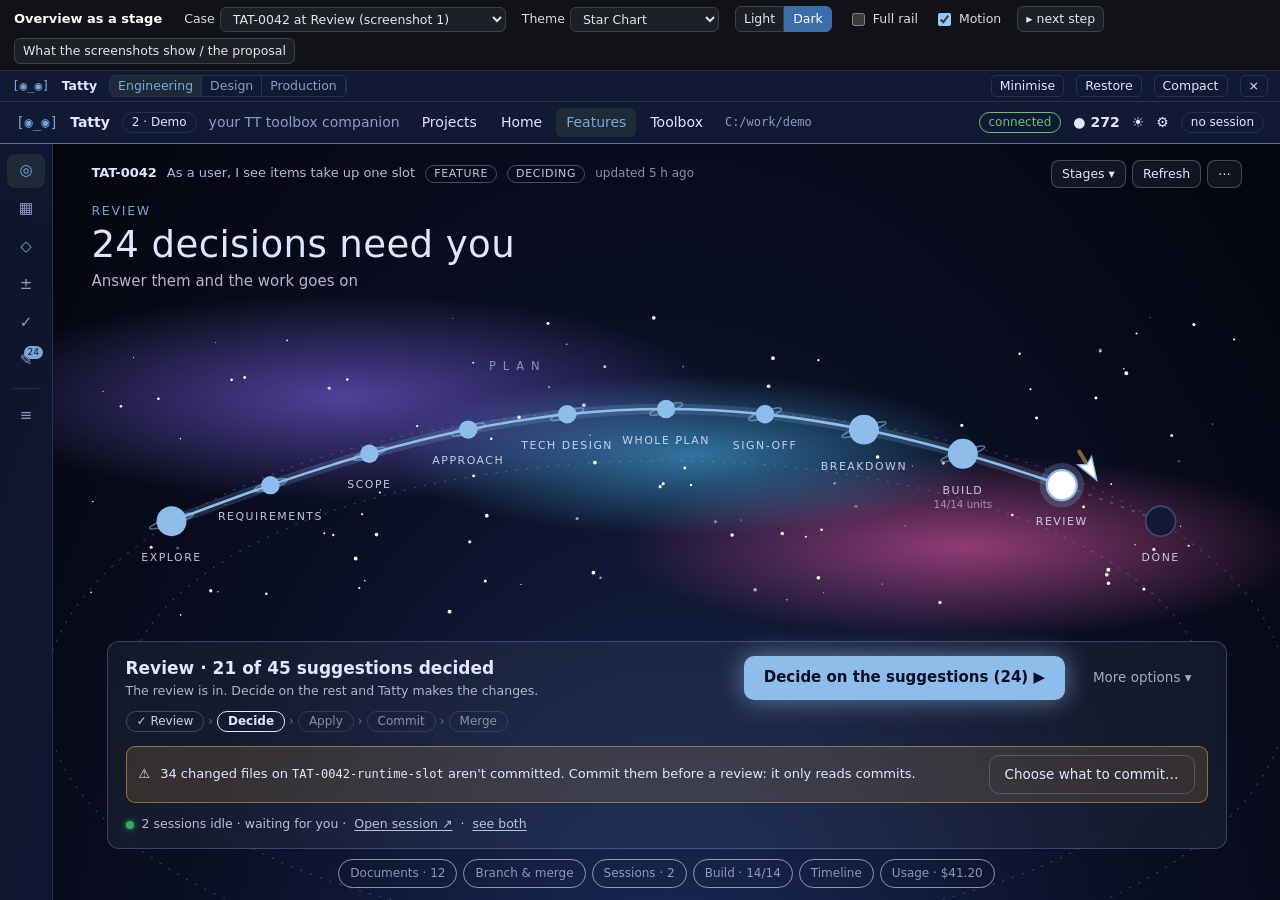
<file: docs/overview/stage-view.html>
<!doctype html>
<html lang="en" data-shade="dark" data-theme="dark">
<head>
<meta charset="utf-8">
<title>Tatty: the Overview as a stage (proposal)</title>
<!--
  A proposal board: the feature Overview as ONE full-window scene in the theme worn, instead of a
  journey card among other cards. Generated by stage-build.py from the app's own code: theme.css,
  looks.css, looks.js and every look-<id>.js are inlined below, so the scenes are exactly what the
  app draws (0.41.0). Only the frame around them (the page layout, the gate, the dock, the drawers)
  is new, and that is what this board proposes.
-->
<style>
/* Tatty's colours, in three layers, so each can change on its own:

   1. the palette: every mode's accent, named, whatever mode is on;
   2. the theme: the neutrals and the states (one block per theme; today the
      light values and a dark override by the system's setting);
   3. the mode: the only thing a mode changes is which accent is --accent.

   style.css (and everything in it) only ever names --accent / --accent-soft /
   --on-accent, so adding a mode is one block in layer 3, and a new theme (a
   light/dark toggle of our own, say) is one block in layer 2. */

/* ---------------------------------------------------------------- 1. palette */
:root {
  --accent-engineering: #3b6ea8;
  --accent-design: #a9641f;
  --accent-production: #7d5bbd;
  --accent-qa: #0f857a;
  /* the soft tint of each accent: a selected row, your own message, a panel */
  --accent-engineering-soft: #eaf2fb;
  --accent-design-soft: #fbf1e6;
  --accent-production-soft: #f1ecfb;
  --accent-qa-soft: #e3f4f1;
}

/* ---------------------------------------------------------------- 2. theme */
:root {
  --bg: #f7f6f3; --panel: #fff; --ink: #1f2328; --dim: #6a737d; --line: #e1e0dc;
  --ok: #2e7d32; --warn: #b26a00; --bad: #c62828;
  --on-accent: #fff; /* text on a filled accent */
  --type-task: #1a6fd1; --type-bug: #c62828; --type-story: #2e7d32; --type-epic: #7b3fc4; /* a task's type icon */
  --mono: ui-monospace, "Cascadia Mono", Consolas, Menlo, monospace;
}
/* The dark values, twice: by Windows' setting unless the person chose light
   (data-theme="light" on <html>, theme.js), and when they chose dark. Keep the
   two blocks identical (the test suite compares them). */
@media (prefers-color-scheme: dark) {
  :root:not([data-theme="light"]) {
    --bg: #16181b; --panel: #1e2125; --ink: #e6e6e6; --dim: #9aa3ad; --line: #2e3238;
    --ok: #6cc070; --warn: #e0a64a; --bad: #ef6b6b;
    --on-accent: #16181b; /* the dark accents are light: dark text on them */
    --type-task: #6fb0f5; --type-bug: #ef6b6b; --type-story: #6cc070; --type-epic: #b890f0;
    --accent-engineering: #7aa7da;
    --accent-design: #e0a86a;
    --accent-production: #b49ae6;
    --accent-qa: #5cc9bb;
    --accent-engineering-soft: #1f2a38;
    --accent-design-soft: #332a1d;
    --accent-production-soft: #272036;
    --accent-qa-soft: #1b2e2b;
  }
}
:root[data-theme="dark"] {
    --bg: #16181b; --panel: #1e2125; --ink: #e6e6e6; --dim: #9aa3ad; --line: #2e3238;
    --ok: #6cc070; --warn: #e0a64a; --bad: #ef6b6b;
    --on-accent: #16181b; /* the dark accents are light: dark text on them */
    --type-task: #6fb0f5; --type-bug: #ef6b6b; --type-story: #6cc070; --type-epic: #b890f0;
    --accent-engineering: #7aa7da;
    --accent-design: #e0a86a;
    --accent-production: #b49ae6;
    --accent-qa: #5cc9bb;
    --accent-engineering-soft: #1f2a38;
    --accent-design-soft: #332a1d;
    --accent-production-soft: #272036;
    --accent-qa-soft: #1b2e2b;
}
/* Native controls and scrollbars follow the theme too. */
:root { color-scheme: light dark; }
:root[data-theme="light"] { color-scheme: light; }
:root[data-theme="dark"] { color-scheme: dark; }

/* ---------------------------------------------------------------- 3. mode
   :root first, so the page looks the same before a mode is known (and with no
   discipline plugin installed at all). */
:root,
body[data-mode="engineering"] { --accent: var(--accent-engineering); --accent-soft: var(--accent-engineering-soft); }
body[data-mode="design"] { --accent: var(--accent-design); --accent-soft: var(--accent-design-soft); }
body[data-mode="production"] { --accent: var(--accent-production); --accent-soft: var(--accent-production-soft); }
body[data-mode="qa"] { --accent: var(--accent-qa); --accent-soft: var(--accent-qa-soft); }

/* Something that shows a mode which isn't the one on screen -- a dot in the top
   bar's radio, a card on the landing page -- takes that mode's accent for
   itself, so style.css can draw it with --accent like everything else. This is
   the only place outside layer 3 that names a mode. */
.mode-dot[data-mode="engineering"], .mode-card[data-mode="engineering"] { --accent: var(--accent-engineering); --accent-soft: var(--accent-engineering-soft); }
.mode-dot[data-mode="design"], .mode-card[data-mode="design"] { --accent: var(--accent-design); --accent-soft: var(--accent-design-soft); }
.mode-dot[data-mode="production"], .mode-card[data-mode="production"] { --accent: var(--accent-production); --accent-soft: var(--accent-production-soft); }
.mode-dot[data-mode="qa"], .mode-card[data-mode="qa"] { --accent: var(--accent-qa); --accent-soft: var(--accent-qa-soft); }

/* Tatty's looks (looks.js): the themes sold in the shop.

   1. The whole app. A look worn puts data-look="<id>" on <html> (theme-init.js before the first
      paint, looks.js after), and its block here sets theme.css's layer-2 neutrals (--bg, --panel, --ink,
      --dim, --line) and a backdrop behind the page, for light and for dark. data-shade on <html> says
      which of the two is showing (theme-init.js / theme.js: the person's choice, or Windows'). The
      modes' accents are never touched: a look is the room, the mode is still the colour of the work.
      Minimal (no data-look) is theme.css as it always was.
   2. The journey card on a feature's Overview (.jy), in every look.
   3. Each look's scene: drawn from docs/overview/themes.html and themes-round3.html, re-scoped from
      the boards' .t-<look> to .jy.t-<look>. */

/* ---------------------------------------------------------------- 1. the whole app */
:root[data-look] body { background-color: var(--bg); background-image: var(--look-bg); }
:root[data-look] header, :root[data-look] #companion-bar { border-bottom-color: color-mix(in srgb, var(--look-sig) 45%, var(--line)); }
:root[data-look] h2, :root[data-look] h3 { font-family: var(--look-font, inherit); }
:root[data-look] .card { box-shadow: 0 1px 0 color-mix(in srgb, var(--look-sig) 10%, transparent); }

/* Star Chart: lavender dawn / deep space with a few stars */
:root[data-look="chart"] { --bg: #eef0fa; --panel: #fbfbff; --ink: #18213d; --dim: #5e6787; --line: #d9ddef; --look-sig: #8a6bff;
  --look-bg: radial-gradient(ellipse 60% 40% at 15% 0%, rgba(138,107,255,.12), transparent 70%), radial-gradient(ellipse 50% 35% at 90% 10%, rgba(255,95,180,.08), transparent 70%), linear-gradient(180deg, #f6f3ff, #e6ebfb); }
:root[data-look="chart"][data-shade="dark"] { --bg: #0a0f22; --panel: #111933; --ink: #dfe7ff; --dim: #8f9bc4; --line: #243055; --look-sig: #a8b8ff;
  --look-bg: radial-gradient(1px 1px at 12% 18%, #fff 50%, transparent), radial-gradient(1px 1px at 68% 8%, #fff 50%, transparent), radial-gradient(1.5px 1.5px at 84% 34%, #fff 50%, transparent),
    radial-gradient(1px 1px at 36% 42%, rgba(255,255,255,.7) 50%, transparent), radial-gradient(1px 1px at 52% 76%, rgba(255,255,255,.6) 50%, transparent), radial-gradient(1px 1px at 22% 88%, rgba(255,255,255,.7) 50%, transparent),
    radial-gradient(ellipse 60% 40% at 20% 0%, rgba(138,107,255,.16), transparent 70%), radial-gradient(ellipse at 50% 130%, #1d2d5c 0%, #0a0f24 55%, #04060d 100%); }

/* Expedition Map: parchment / night chart, with faint contour rings */
:root[data-look="map"] { --bg: #f3e9d2; --panel: #fbf5e6; --ink: #4a3520; --dim: #7d6447; --line: #e2d2ae; --look-sig: #8a3b12; --look-font: Georgia, "Times New Roman", serif;
  --look-bg: repeating-radial-gradient(ellipse 120% 70% at 85% 110%, transparent 0 38px, rgba(74,53,32,.05) 38px 39px), radial-gradient(ellipse at 50% 40%, #f8eed6 35%, #e6d1a4 100%); }
:root[data-look="map"][data-shade="dark"] { --bg: #141b21; --panel: #1b242c; --ink: #ecdcb9; --dim: #a89a7c; --line: #2c3842; --look-sig: #ffcf8a;
  --look-bg: repeating-radial-gradient(ellipse 120% 70% at 85% 110%, transparent 0 38px, rgba(236,220,185,.04) 38px 39px), radial-gradient(ellipse at 50% 40%, #26323c 30%, #10161b 100%); }

/* Kintsugi: porcelain / dark stoneware, with gold */
:root[data-look="kin"] { --bg: #efece5; --panel: #faf9f6; --ink: #2c2924; --dim: #77716a; --line: #dedad1; --look-sig: #b07f26; --look-font: "Segoe UI Variable Display", "Segoe UI", system-ui, sans-serif;
  --look-bg: radial-gradient(ellipse 70% 50% at 25% -10%, rgba(255,255,255,.9), transparent 70%), radial-gradient(ellipse at 28% -10%, #fdfcf9 0%, #f0ede6 45%, #dcd8ce 100%); }
:root[data-look="kin"][data-shade="dark"] { --bg: #121114; --panel: #1b1a1e; --ink: #e8e2d4; --dim: #9c958a; --line: #2c2a30; --look-sig: #e0b75a;
  --look-bg: radial-gradient(ellipse 70% 50% at 25% -10%, rgba(224,183,90,.06), transparent 70%), radial-gradient(ellipse at 28% -10%, #2a282e 0%, #161518 50%, #0c0b0d 100%); }

/* Chronograph: brushed silver / black dial */
:root[data-look="chrono"] { --bg: #e9eae8; --panel: #f6f6f5; --ink: #1d1f22; --dim: #6b7078; --line: #d3d5d3; --look-sig: #8b9097; --look-font: Bahnschrift, "DIN Alternate", "Segoe UI", system-ui, sans-serif;
  --look-bg: repeating-conic-gradient(from 0deg at 50% 140%, rgba(0,0,0,.012) 0deg .12deg, transparent .12deg .3deg), radial-gradient(ellipse at 50% 120%, #fbfbfa 0%, #e6e7e5 50%, #d0d2cf 100%); }
:root[data-look="chrono"][data-shade="dark"] { --bg: #0f1114; --panel: #17191d; --ink: #e3e6e9; --dim: #8b9097; --line: #2a2d33; --look-sig: #8ff0c6;
  --look-bg: repeating-conic-gradient(from 0deg at 50% 140%, rgba(255,255,255,.012) 0deg .12deg, transparent .12deg .3deg), radial-gradient(ellipse at 50% 130%, #23272d 0%, #121418 50%, #08090b 100%); }

/* Aurora: icy dusk / polar night, the lights along the top */
:root[data-look="aur"] { --bg: #eef3f8; --panel: #fbfdff; --ink: #1b2638; --dim: #5f6e85; --line: #d8e1ec; --look-sig: #2fbf93; --look-font: "Segoe UI Variable Display", "Segoe UI", system-ui, sans-serif;
  --look-bg: radial-gradient(ellipse 70% 22% at 30% 0%, rgba(84,240,189,.16), transparent 75%), radial-gradient(ellipse 60% 20% at 75% 0%, rgba(143,108,255,.12), transparent 75%), linear-gradient(180deg, #e4ecf5, #f2f5f9 40%); }
:root[data-look="aur"][data-shade="dark"] { --bg: #050b16; --panel: #0c1626; --ink: #e1ebf4; --dim: #8ea2b8; --line: #1b2a3d; --look-sig: #54f0bd;
  --look-bg: radial-gradient(ellipse 70% 25% at 30% 0%, rgba(84,240,189,.18), transparent 75%), radial-gradient(ellipse 60% 22% at 75% 0%, rgba(143,108,255,.16), transparent 75%), linear-gradient(180deg, #02040a, #071224 50%, #0b1c2c); }

/* Night Drive: dusk / night city, an amber glow from the street */
:root[data-look="drive"] { --bg: #ecebf2; --panel: #fbfaff; --ink: #23243a; --dim: #67688a; --line: #dcdbe8; --look-sig: #e39a2e; --look-font: "Segoe UI Variable Display", "Segoe UI", system-ui, sans-serif;
  --look-bg: radial-gradient(ellipse 80% 30% at 50% 100%, rgba(242,177,76,.14), transparent 75%), linear-gradient(180deg, #e2e1ee, #efeef5 50%, #f3ece6); }
:root[data-look="drive"][data-shade="dark"] { --bg: #07090f; --panel: #10131d; --ink: #e9e6df; --dim: #9a97a6; --line: #22263a; --look-sig: #f2b14c;
  --look-bg: radial-gradient(ellipse 80% 30% at 50% 100%, rgba(242,177,76,.12), transparent 75%), linear-gradient(180deg, #03050b, #0a1022 45%, #151629); }

/* ---------------------------------------------------------------- 2. the journey card */
.jy { position: relative; overflow: hidden; isolation: isolate; padding: 14px 18px 6px; border-radius: 12px; margin: 8px 0 10px; }
.jy.card { border: 1px solid var(--line); }
.jy-hero { position: relative; z-index: 2; min-height: 64px; }
.jy .h-kick { font-size: 11px; letter-spacing: .14em; text-transform: uppercase; opacity: .85; }
.jy .h-big { font-size: 24px; font-weight: 600; line-height: 1.15; margin: 2px 0 2px; }
.jy .h-sub { font-size: 12.5px; opacity: .78; }
.jy-scene { position: relative; z-index: 1; }
.jy-scene svg { display: block; width: 100%; height: auto; aspect-ratio: 1000 / 260; overflow: visible; }
.jy .fx { position: absolute; inset: 0; pointer-events: none; z-index: 8; overflow: hidden; }
.jy .fx i { position: absolute; width: 7px; height: 7px; border-radius: 50%; }
.jy svg .pop { transform-box: fill-box; transform-origin: center; }
.jy svg .pop-b { transform-box: fill-box; transform-origin: 50% 100%; }
.jy svg .rip { transform-box: fill-box; transform-origin: center; }
.jy.mini { padding: 3px 3px 0; border-radius: 9px; margin: 0; }
.jy.mini .jy-scene svg { aspect-ratio: 1000 / 240; }
.jy.mini svg text { display: none; }
.jy.mini .fx { display: none; }
.jy-under { margin: -4px 0 10px; }

/* ---------------------------------------------------------------- 3. the scenes */
/* The shop's Themes tab (shop.js): the big preview above the shelf */
.shop-look-preview { margin: 0 0 14px; }
.shop-look-preview .jy { margin: 0; box-shadow: 0 8px 26px rgba(0,0,0,.12); }
.shop-look-tag { display: inline-block; margin: 0 0 6px; padding: 2px 10px; border-radius: 12px; font-size: 12px; font-weight: 700; background: var(--accent); color: var(--on-accent); }
.shop-card .sc-thumb.look { height: auto; padding: 0; border-radius: 10px; overflow: hidden; border: 1px solid var(--line); background: none; }
.shop-grid.looks { grid-template-columns: repeat(auto-fill, minmax(220px, 1fr)); }

/* ------------------------------------------------------------------ A: Star Chart */
.jy.t-star { --star: #7f8fbf; --orbit: rgba(40,60,120,.32); --p-todo: #eef2fc; --acc: var(--accent); --hull: #18213d;
  background: linear-gradient(180deg, #f6f3ff 0%, #dfe7fb 60%, #cad7f3 100%); color: #18213d; font-family: "Segoe UI", system-ui, sans-serif;
  --fx1: var(--accent); --fx2: #ffb34d; --fx3: #18213d; }
[data-shade="dark"] .jy.t-star { --star: #fff; --orbit: rgba(150,180,255,.28); --p-todo: #121a36; --acc: color-mix(in srgb, var(--accent) 55%, #a8d8ff); --hull: #fff;
  background: radial-gradient(ellipse at 50% 130%, #1d2d5c 0%, #0a0f24 55%, #04060d 100%); color: #dfe7ff; --fx1: #fff; --fx2: #ffd27a; --fx3: var(--acc); }
.jy.t-star .h-big { font-weight: 300; font-size: 31px; letter-spacing: .01em; }
.jy.t-star .h-kick { color: var(--acc); }
.jy.t-star .star { fill: var(--star); }
.jy.t-star .orbit { fill: none; stroke: var(--orbit); stroke-dasharray: 2 7; }
.jy.t-star .course { fill: none; stroke: var(--orbit); stroke-width: 1.5; stroke-dasharray: 3 7; }
.jy.t-star .course-done { fill: none; stroke: var(--acc); stroke-width: 2.2; stroke-linecap: round; }
.jy.t-star .course-glow { fill: none; stroke: var(--acc); stroke-width: 9; opacity: .18; stroke-linecap: round; }
.jy.t-star .pl .halo, .jy.t-star .pl .ring, .jy.t-star .pl .band { fill: none; }
.jy.t-star .pl .body { fill: var(--p-todo); stroke: var(--orbit); stroke-width: 1.5; }
.jy.t-star .pl.done .body { fill: var(--acc); stroke: none; }
.jy.t-star .pl.done .band { stroke: var(--acc); opacity: .55; stroke-width: 1.4; }
.jy.t-star .pl.now .body { fill: var(--hull); stroke: var(--acc); stroke-width: 2; }
.jy.t-star .pl.now .halo { fill: var(--acc); opacity: .22; }
.jy.t-star .pl.next .body { fill: none; stroke: var(--acc); stroke-width: 2; }
.jy.t-star .pl.next .ring { stroke: var(--acc); stroke-dasharray: 3 4; stroke-width: 1.5; }
.jy.t-star .pl.skip { opacity: .42; }
.jy.t-star .pl.out { opacity: .4; }
.jy.t-star .slash { stroke: #ff7a7a; stroke-width: 2; stroke-linecap: round; }
.jy.t-star .ghost { fill: none; stroke: currentColor; stroke-dasharray: 1 3; }
.jy.t-star .lbl { font-size: 9.5px; letter-spacing: .14em; text-anchor: middle; fill: currentColor; opacity: .85; }
.jy.t-star .lbl2 { font-size: 9px; text-anchor: middle; fill: currentColor; opacity: .55; }
.jy.t-star .grp { font-size: 10px; letter-spacing: .6em; text-anchor: middle; fill: var(--acc); opacity: .75; }
.jy.t-star .hull { fill: var(--hull); stroke: var(--acc); stroke-width: 1.2; }
.jy.t-star .flame { stroke: #ffae55; stroke-width: 3.5; stroke-linecap: round; }
.jy.t-star .fx i { width: 3px; height: 3px; border-radius: 0; box-shadow: 0 0 6px 1px currentColor; }

/* ------------------------------------------------------------------ B: Expedition Map */
.jy.t-map { --ink: #4a3520; --paper: #f6ebd0; --acc: color-mix(in srgb, var(--accent) 75%, #8a3b12);
  background: radial-gradient(ellipse at 50% 45%, #f8eed6 35%, #e6d1a4 100%); color: #4a3520; font-family: "Segoe UI", system-ui, sans-serif;
  --fx1: var(--acc); --fx2: #c9a227; --fx3: #4a3520; }
[data-shade="dark"] .jy.t-map { --ink: #ecdcb9; --paper: #1b242c; --acc: color-mix(in srgb, var(--accent) 60%, #ffcf8a);
  background: radial-gradient(ellipse at 50% 45%, #26323c 30%, #10161b 100%); color: #ecdcb9; --fx1: var(--acc); --fx2: #ffe08a; --fx3: #ecdcb9; }
.jy.t-map .h-big { font-family: Georgia, "Times New Roman", serif; font-style: italic; font-weight: 400; font-size: 32px; }
.jy.t-map .h-kick { font-family: "Ink Free", "Segoe Print", cursive; letter-spacing: .02em; text-transform: none; font-size: 15px; }
.jy.t-map .contour { fill: none; stroke: var(--ink); opacity: .13; stroke-width: 1.2; }
.jy.t-map .trail { fill: none; stroke: var(--ink); stroke-width: 2.4; stroke-dasharray: 1 7; stroke-linecap: round; opacity: .5; }
.jy.t-map .trail-done { fill: none; stroke: var(--ink); stroke-width: 3.2; stroke-linecap: round; }
.jy.t-map .detour { fill: none; stroke: var(--ink); stroke-width: 2.6; stroke-linecap: round; stroke-dasharray: 1; }
.jy.t-map .wp-dot { fill: var(--ink); }
.jy.t-map .pole { stroke: var(--ink); stroke-width: 1.8; stroke-linecap: round; }
.jy.t-map .flag { fill: var(--acc); }
.jy.t-map .nextring { fill: none; stroke: var(--acc); stroke-width: 2.2; stroke-dasharray: 3 3; }
.jy.t-map .xm { fill: var(--ink); opacity: .55; font-size: 17px; text-anchor: middle; font-weight: 700; }
.jy.t-map .lbl { font-family: "Ink Free", "Segoe Print", cursive; font-size: 13px; fill: var(--ink); text-anchor: middle; }
.jy.t-map .lbl.struck { text-decoration: line-through; opacity: .5; }
.jy.t-map .lbl.faint { opacity: .4; font-size: 11px; }
.jy.t-map .lbl.todo { opacity: .6; }
.jy.t-map .ridge { font-family: Georgia, serif; font-style: italic; font-size: 12px; fill: var(--ink); opacity: .55; text-anchor: middle; letter-spacing: .3em; }
.jy.t-map .hiker { fill: var(--acc); stroke: var(--paper); stroke-width: 3; }
.jy.t-map .shadow { fill: #000; opacity: .16; }
.jy.t-map .tent { fill: var(--acc); stroke: var(--ink); stroke-width: 1.4; stroke-linejoin: round; }
.jy.t-map .tent.todo { fill: none; opacity: .5; stroke-dasharray: 2 3; }
.jy.t-map .rose { fill: none; stroke: var(--ink); opacity: .45; }
.jy.t-map .rose-t { fill: var(--ink); opacity: .6; font-family: Georgia, serif; font-size: 11px; text-anchor: middle; }
.jy.t-map .fx i { width: 6px; height: 9px; border-radius: 1px; }


/* ------------------------------------------------------------------ the free defaults: native to the page */
.jy.t-min { background: var(--panel); color: var(--ink); border: 1px solid var(--line); font-family: system-ui, "Segoe UI", sans-serif; --fx1: var(--accent); --fx2: var(--dim); --fx3: var(--ink); }
.jy.t-min .h-big { font-weight: 600; font-size: 26px; }
.jy.t-min .h-kick { color: var(--accent); letter-spacing: .1em; font-size: 11px; opacity: 1; }
.jy.t-min .lbl { font-size: 11.5px; text-anchor: middle; fill: var(--ink); }
.jy.t-min .lbl.todo { opacity: .55; }
.jy.t-min .lbl.struck { text-decoration: line-through; opacity: .5; }
.jy.t-min .lbl.faint { opacity: .4; font-size: 10.5px; }
.jy.t-min .lbl2 { font-size: 10px; text-anchor: middle; fill: var(--dim); }
.jy.t-min .grp { font-size: 10px; letter-spacing: .2em; text-anchor: middle; fill: var(--dim); font-weight: 600; }

/* M1 Hairline */
.jy.t-min .hl-line { stroke: var(--line); stroke-width: 2; stroke-linecap: round; }
.jy.t-min .hl-done { stroke: var(--accent); stroke-width: 2.5; stroke-linecap: round; }
.jy.t-min .hl-bracket { fill: none; stroke: var(--dim); stroke-width: 1; opacity: .7; }
.jy.t-min .dotf { fill: var(--panel); stroke: var(--line); stroke-width: 2; }
.jy.t-min .done .dotf, .jy.t-min .now .dotf { fill: var(--accent); stroke: var(--accent); }
.jy.t-min .next .dotf { fill: var(--panel); stroke: var(--accent); }
.jy.t-min .skip .dotf { stroke: var(--dim); stroke-dasharray: 2 2; }
.jy.t-min .out .dotf { stroke-dasharray: 1 3; opacity: .6; }
.jy.t-min .halo { fill: var(--accent); opacity: .2; }
.jy.t-min .nring { fill: none; stroke: var(--accent); stroke-width: 1.5; }
.jy.t-min .ripple { fill: none; stroke: var(--accent); stroke-width: 1.5; transform-box: fill-box; transform-origin: center; }

/* ------------------------------------------------------------------ A and B: the additions */
.jy.t-star .nb-a { stop-color: #8a6bff; } .jy.t-star .nb-b { stop-color: #ff5fb4; } .jy.t-star .nb-c { stop-color: #4fc3ff; }
[data-shade="light"] .jy.t-star .nebula { opacity: .35; }
.jy.t-star .shoot { stroke: var(--hull); stroke-width: 1.6; stroke-linecap: round; fill: none; }
.jy.t-map .tree { fill: var(--ink); opacity: .24; stroke: none; }
.jy.t-map .tree.t2 { opacity: .36; }

/* ------------------------------------------------------------------ E: Kintsugi */
.jy.t-kin { --k-gold: #b07f26; --k-crack: #8a847a; --k-edge: rgba(255,255,255,.9); --k-bg: #eeebe4;
  background: radial-gradient(ellipse at 28% -10%, #fdfcf9 0%, #f0ede6 45%, #dcd8ce 100%); color: #2c2924;
  font-family: "Segoe UI Variable Display", "Segoe UI", system-ui, sans-serif; --fx1: #f3d98b; --fx2: #c9973a; --fx3: #8a6420; }
[data-shade="dark"] .jy.t-kin { --k-gold: #e0b75a; --k-crack: #000; --k-edge: rgba(255,255,255,.1); --k-bg: #151417;
  background: radial-gradient(ellipse at 28% -10%, #35333a 0%, #1a191d 50%, #0c0b0d 100%); color: #e8e2d4; --fx1: #ffe7a3; --fx2: #e0b75a; --fx3: #fff6dc; }
.jy.t-kin .h-big { font-weight: 300; font-size: 31px; letter-spacing: .01em; }
.jy.t-kin .h-kick { color: var(--k-gold); }
.jy.t-kin .k-g1 { stop-color: #a8781f; } .jy.t-kin .k-g2 { stop-color: #f0d283; }
[data-shade="dark"] .jy.t-kin .k-g1 { stop-color: #c4922f; } [data-shade="dark"] .jy.t-kin .k-g2 { stop-color: #ffe9a8; }
.jy.t-kin .k-glaze { stop-color: #fff; }
.jy.t-kin .k-glaze0 { stop-color: #fff; stop-opacity: .45; }
[data-shade="dark"] .jy.t-kin .k-glaze0 { stop-opacity: .05; }
.sc-worn[hidden] { display: none; }
.jy.t-kin .k-speck { fill: currentColor; }
.jy.t-kin .k-crack { fill: none; stroke: var(--k-crack); stroke-width: 1.4; stroke-linejoin: round; stroke-linecap: round; }
.jy.t-kin .k-crack.thin { stroke-width: 1; }
.jy.t-kin .k-edge { fill: none; stroke: var(--k-edge); stroke-width: 1; stroke-linejoin: round; }
.jy.t-kin .k-glow { fill: none; stroke-width: 9; stroke-linecap: round; stroke-linejoin: round; opacity: .16; }
.jy.t-kin .k-gold { fill: none; stroke-width: 2.8; stroke-linecap: round; stroke-linejoin: round; }
.jy.t-kin .k-br { stroke-width: 1.7; stroke-dasharray: 1; }
.jy.t-kin .k-sheen { fill: none; stroke: #fffbe8; stroke-width: 2.2; stroke-linecap: round; stroke-linejoin: round; }
.jy.t-kin .k-node { fill: var(--k-bg); stroke: var(--k-crack); stroke-width: 1.3; }
.jy.t-kin .done .k-node, .jy.t-kin .now .k-node { fill: var(--k-gold); stroke: none; }
.jy.t-kin .next .k-node { stroke: var(--k-gold); stroke-width: 1.5; }
.jy.t-kin .skip .k-node { stroke-dasharray: 2 2; }
.jy.t-kin .k-hi { fill: #fff8de; opacity: .75; }
.jy.t-kin .k-ring { fill: none; stroke: var(--k-gold); stroke-width: 1; stroke-dasharray: 2 3; }
.jy.t-kin .k-arc { fill: none; stroke: var(--k-gold); stroke-width: 1.3; stroke-dasharray: 9 28; stroke-linecap: round; }
.jy.t-kin .k-pool { fill: var(--k-gold); }
.jy.t-kin .k-staple { fill: none; stroke: var(--k-gold); stroke-width: 1.8; stroke-linecap: round; stroke-dasharray: 1; }
.jy.t-kin .k-chip { fill: var(--k-bg); stroke: var(--k-crack); stroke-width: 1; stroke-dasharray: 1.5 2; }
.jy.t-kin .k-bead { fill: #fffbe8; }
.jy.t-kin .k-rip { fill: none; stroke: var(--k-gold); stroke-width: 1.2; }
.jy.t-kin .lbl { font-size: 9.5px; letter-spacing: .16em; text-anchor: middle; fill: currentColor; opacity: .72; stroke: var(--k-bg); stroke-width: 3px; paint-order: stroke; stroke-linejoin: round; }
.jy.t-kin .lbl.gilt { fill: var(--k-gold); opacity: 1; }
.jy.t-kin .lbl.todo { opacity: .5; } .jy.t-kin .lbl.struck { text-decoration: line-through; opacity: .45; } .jy.t-kin .lbl.faint { opacity: .35; }
.jy.t-kin .lbl2 { font-size: 9px; text-anchor: middle; fill: currentColor; opacity: .5; }
.jy.t-kin .grp { font-size: 9.5px; letter-spacing: .6em; text-anchor: middle; fill: var(--k-gold); opacity: .8; }
.jy.t-kin .fx i { width: 3px; height: 3px; border-radius: 1px; box-shadow: 0 0 5px 1px currentColor; }

/* ------------------------------------------------------------------ F: Chronograph */
.jy.t-chr { --c-ix: #23262b; --c-steel: #8b9097; --c-lume: color-mix(in srgb, var(--accent) 50%, #1d8a63); --c-hand: var(--accent); --c-go: #1d1f22; --c-go-ink: #fff;
  background: repeating-conic-gradient(from 0deg at 50% 260%, rgba(0,0,0,.012) 0deg .12deg, transparent .12deg .3deg), radial-gradient(ellipse at 50% 120%, #fbfbfa 0%, #e6e7e5 50%, #c8cac7 100%);
  color: #1d1f22; font-family: Bahnschrift, "DIN Alternate", "Segoe UI", system-ui, sans-serif; --fx1: var(--c-lume); --fx2: #fff; --fx3: var(--c-steel); }
[data-shade="dark"] .jy.t-chr { --c-ix: #e4e7ea; --c-steel: #5d636c; --c-lume: color-mix(in srgb, var(--accent) 35%, #8ff0c6); --c-hand: color-mix(in srgb, var(--accent) 65%, #fff); --c-go: var(--c-lume); --c-go-ink: #04140e;
  background: repeating-conic-gradient(from 0deg at 50% 260%, rgba(255,255,255,.012) 0deg .12deg, transparent .12deg .3deg), radial-gradient(ellipse at 50% 130%, #2c3037 0%, #131519 50%, #08090b 100%); color: #e3e6e9; }
.jy.t-chr .h-big { font-weight: 300; font-size: 30px; letter-spacing: .02em; }
.jy.t-chr .h-kick { color: var(--c-hand); letter-spacing: .22em; }
.jy.t-chr .c-ring { fill: none; stroke: var(--c-steel); stroke-width: 1; opacity: .7; }
.jy.t-chr .c-track { fill: none; stroke: var(--c-steel); stroke-width: 2; opacity: .25; }
.jy.t-chr .c-prog { fill: none; stroke: var(--c-hand); stroke-width: 2.2; stroke-linecap: round; }
.jy.t-chr .c-tick { stroke: var(--c-steel); stroke-width: 1; }
.jy.t-chr .c-tick.maj { stroke: currentColor; stroke-width: 1.8; opacity: .75; }
.jy.t-chr .c-plan { fill: none; stroke: var(--c-steel); stroke-width: 1; opacity: .6; }
.jy.t-chr .c-ix { fill: none; stroke: var(--c-steel); stroke-width: 1.2; }
.jy.t-chr .done .c-ix, .jy.t-chr .now .c-ix { fill: var(--c-ix); stroke: var(--c-ix); }
.jy.t-chr .c-lume { fill: none; }
.jy.t-chr .done .c-lume, .jy.t-chr .now .c-lume { fill: var(--c-lume); }
.jy.t-chr .next .c-ix { stroke: var(--c-lume); stroke-width: 1.6; }
.jy.t-chr .skip .c-ix { stroke-dasharray: 2 2; opacity: .6; }
.jy.t-chr .c-skip { stroke: var(--c-steel); stroke-width: 1.4; }
.jy.t-chr .c-pip { fill: var(--c-steel); opacity: .5; }
.jy.t-chr .c-hand { fill: var(--c-hand); }
.jy.t-chr .c-hand-lume { fill: var(--c-lume); }
.jy.t-chr .c-sub { fill: color-mix(in srgb, currentColor 4%, transparent); stroke: var(--c-steel); stroke-width: 1; }
.jy.t-chr .c-shand { fill: currentColor; } .jy.t-chr .c-shand.acc { fill: var(--c-hand); }
.jy.t-chr .c-pin { fill: currentColor; }
.jy.t-chr .c-rip { fill: none; stroke: var(--c-lume); stroke-width: 1.2; }
.jy.t-chr .lbl { font-size: 9px; letter-spacing: .2em; text-anchor: middle; fill: currentColor; opacity: .6; }
.jy.t-chr .lbl.on { opacity: .95; } .jy.t-chr .lbl.todo { opacity: .45; } .jy.t-chr .lbl.struck { text-decoration: line-through; opacity: .4; } .jy.t-chr .lbl.faint { opacity: .28; }
.jy.t-chr .num { font-size: 10px; text-anchor: middle; fill: currentColor; opacity: .55; font-variant-numeric: tabular-nums; }
.jy.t-chr .lbl2 { font-size: 7.5px; letter-spacing: .25em; text-anchor: middle; fill: currentColor; opacity: .55; }
.jy.t-chr .grp { font-size: 8.5px; letter-spacing: .6em; text-anchor: middle; fill: currentColor; opacity: .5; }
.jy.t-chr .brand { font-size: 12px; letter-spacing: .5em; text-anchor: middle; fill: currentColor; opacity: .8; font-weight: 600; }
.jy.t-chr .brand2 { font-size: 6.5px; letter-spacing: .35em; text-anchor: middle; fill: var(--c-hand); }
.chr-hero { display: flex; gap: 18px; align-items: flex-start; }
.chr-hero > div:first-child { flex: 1; }
.chr-win { display: inline-flex; align-items: baseline; gap: 7px; border: 1px solid color-mix(in srgb, currentColor 28%, transparent); border-radius: 6px; padding: 6px 12px;
  background: color-mix(in srgb, currentColor 5%, transparent); box-shadow: inset 0 1px 3px rgba(0,0,0,.18); }
.chr-win small { font-size: 9px; letter-spacing: .3em; opacity: .65; }
.chr-win .cw-n { display: inline-block; overflow: hidden; font-size: 28px; line-height: 1.15; }
.chr-win b { display: inline-block; font-weight: 500; font-variant-numeric: tabular-nums; }
.chr-win i { font-style: normal; font-size: 13px; opacity: .6; }

/* ------------------------------------------------------------------ G: Aurora */
.jy.t-aur { --a-far: #3c4a6c; --a-near: #161d2e; --a-warm: #ffc677; --a-snow: #e8eef8;
  background: linear-gradient(180deg, #1f2b4a 0%, #3e5079 38%, #7686ac 66%, #a9b3cc 100%); color: #eef3fa;
  font-family: "Segoe UI Variable Display", "Segoe UI", system-ui, sans-serif; --fx1: #bff7e4; --fx2: #fff; --fx3: #c9b8ff; }
[data-shade="dark"] .jy.t-aur { --a-far: #0e1a2b; --a-near: #04080f; background: linear-gradient(180deg, #02040a 0%, #050c1a 35%, #0a1a2c 66%, #0f2536 100%); color: #e1ebf4; }
.jy.t-aur .h-big { font-weight: 300; font-size: 31px; }
.jy.t-aur .h-kick { color: color-mix(in srgb, var(--accent) 30%, #8ff5d3); }
.jy.t-aur .a-star { fill: #fff; }
.jy.t-aur .au-a { stop-color: color-mix(in srgb, var(--accent) 28%, #54f0bd); }
.jy.t-aur .au-b { stop-color: color-mix(in srgb, var(--accent) 40%, #8f6cff); }
.jy.t-aur .a-rays { opacity: .14; }
[data-shade="light"] .jy.t-aur .a-tone { opacity: .72; }
.jy.t-aur .a-far { fill: var(--a-far); }
.jy.t-aur .a-far-edge { fill: none; stroke: var(--a-snow); stroke-opacity: .14; stroke-width: 1; stroke-linejoin: round; }
.jy.t-aur .a-near { fill: var(--a-near); }
.jy.t-aur .a-crest { fill: none; stroke: var(--a-snow); stroke-opacity: .42; stroke-width: 1.2; }
.jy.t-aur .a-done { fill: none; stroke: var(--a-warm); stroke-opacity: .85; stroke-width: 1.8; stroke-linecap: round; }
.jy.t-aur .a-tent { fill: var(--a-near); stroke: var(--a-snow); stroke-opacity: .55; stroke-width: 1.1; stroke-linejoin: round; }
.jy.t-aur .done .a-tent, .jy.t-aur .now .a-tent { fill: var(--a-warm); stroke: color-mix(in srgb, var(--a-warm) 55%, #000); stroke-opacity: 1; }
.jy.t-aur .a-door { fill: #7a4a14; opacity: 0; }
.jy.t-aur .done .a-door, .jy.t-aur .now .a-door { opacity: .55; }
.jy.t-aur .a-pole { stroke: var(--a-snow); stroke-opacity: .6; stroke-width: 1.2; }
.jy.t-aur .a-flag { fill: none; stroke: var(--a-snow); stroke-opacity: .55; stroke-width: 1; }
.jy.t-aur .done .a-flag, .jy.t-aur .now .a-flag { fill: var(--a-warm); stroke: none; }
.jy.t-aur .skip .a-tent, .jy.t-aur .skip .a-flag { stroke-dasharray: 2 2; opacity: .6; }
.jy.t-aur .a-w0 { stop-color: var(--a-warm); }
.jy.t-aur .a-beacon { fill: #fff; }
.jy.t-aur .a-pip { fill: var(--a-snow); opacity: .4; }
.jy.t-aur .a-lamp { fill: #fff4dc; } .jy.t-aur .a-lamp-glow { fill: var(--a-warm); opacity: .35; }
.jy.t-aur .a-rip { fill: none; stroke: var(--a-warm); stroke-width: 1.2; }
.jy.t-aur .a-shoot { stroke: #fff; stroke-width: 1.4; stroke-linecap: round; }
.jy.t-aur .lbl { font-size: 9.5px; letter-spacing: .16em; text-anchor: middle; fill: var(--a-snow); opacity: .7; }
.jy.t-aur .lbl.on { fill: var(--a-warm); opacity: .95; }
.jy.t-aur .lbl.todo { opacity: .45; } .jy.t-aur .lbl.struck { text-decoration: line-through; opacity: .45; } .jy.t-aur .lbl.faint { opacity: .3; }
.jy.t-aur .lbl2 { font-size: 9px; text-anchor: middle; fill: var(--a-snow); opacity: .5; }
.jy.t-aur .grp { font-size: 9.5px; letter-spacing: .6em; text-anchor: middle; fill: var(--a-snow); opacity: .55; }
.jy.t-aur .fx i { width: 3px; height: 3px; box-shadow: 0 0 6px 1px currentColor; }

/* ------------------------------------------------------------------ H: Night Drive */
.jy.t-drv { --d-lit: #ffcf7a; --d-far: #34365a; --d-near: #1f2036; --d-ground: #17171f; --d-road: #2a2b33; --d-post: #464b5a;
  background: linear-gradient(180deg, #232b52 0%, #444a7c 32%, #85799f 55%, #d3a487 68%, #17171f 80%); color: #f5f1ea;
  font-family: "Segoe UI Variable Display", "Segoe UI", system-ui, sans-serif; --fx1: var(--d-lit); --fx2: #fff3dc; --fx3: #ff7a5c; }
[data-shade="dark"] .jy.t-drv { --d-far: #10152a; --d-near: #080b16; --d-ground: #07080c; --d-road: #15171d; --d-post: #2c313d;
  background: linear-gradient(180deg, #03050b 0%, #0a1022 40%, #1b1931 60%, #2a2035 68%, #07080c 80%); color: #e9e6df; }
.jy.t-drv .h-big { font-weight: 300; font-size: 31px; }
.jy.t-drv .h-kick { color: var(--d-lit); }
.jy.t-drv .d-far { fill: var(--d-far); } .jy.t-drv .d-near { fill: var(--d-near); }
.jy.t-drv .d-mast { stroke-width: 1.2; } .jy.t-drv .d-mast.d-far { stroke: var(--d-far); } .jy.t-drv .d-mast.d-near { stroke: var(--d-near); }
.jy.t-drv .d-win { fill: var(--d-lit); fill-opacity: .55; }
.jy.t-drv .d-ground { fill: var(--d-ground); }
.jy.t-drv .d-kerb { fill: none; stroke: rgba(255,255,255,.1); stroke-width: 25; }
.jy.t-drv .d-road { fill: none; stroke: var(--d-road); stroke-width: 22; }
.jy.t-drv .d-lane { fill: none; stroke: #e9e3d1; stroke-opacity: .35; stroke-width: 1.3; stroke-dasharray: 12 14; }
.jy.t-drv .d-post { fill: none; stroke: var(--d-post); stroke-width: 2; stroke-linecap: round; }
.jy.t-drv .d-head { fill: #4a4f5c; }
.jy.t-drv .dl.done .d-head, .jy.t-drv .dl.now .d-head { fill: var(--d-lit); }
.jy.t-drv .dl.next .d-head { fill: color-mix(in srgb, var(--d-lit) 45%, #4a4f5c); }
.jy.t-drv .d-c0 { stop-color: var(--d-lit); }
.jy.t-drv .d-pool { fill: var(--d-lit); fill-opacity: .3; }
.jy.t-drv .d-fly { fill: none; stroke: #e9e3d1; stroke-opacity: .7; stroke-width: 2; stroke-dasharray: 1; stroke-linecap: round; }
.jy.t-drv .d-trail { fill: none; stroke-width: 1.6; stroke-linecap: round; }
.jy.t-drv .d-trail.w { stroke: color-mix(in srgb, var(--accent) 30%, #fff3dc); }
.jy.t-drv .d-trail.r { stroke: #ff5d55; stroke-opacity: .85; }
.jy.t-drv .d-trail-glow { fill: none; stroke: #ff7a5c; stroke-width: 10; stroke-opacity: .1; stroke-linecap: round; }
.jy.t-drv .d-car { fill: #11131a; stroke: color-mix(in srgb, var(--accent) 45%, #8a91a8); stroke-width: .8; }
.jy.t-drv .d-glass { fill: #2b3346; }
.jy.t-drv .d-wheel { fill: #07080b; stroke: #3d4250; stroke-width: 1.2; }
.jy.t-drv .d-hl { fill: #fff6d8; } .jy.t-drv .d-tl { fill: #ff4a40; }
.jy.t-drv .d-b0 { stop-color: #fff3cf; }
.jy.t-drv .lbl { font-size: 9.5px; letter-spacing: .16em; text-anchor: middle; fill: currentColor; opacity: .7; }
.jy.t-drv .lbl.on { fill: var(--d-lit); opacity: .95; }
.jy.t-drv .lbl.todo { opacity: .45; } .jy.t-drv .lbl.struck { text-decoration: line-through; opacity: .45; } .jy.t-drv .lbl.faint { opacity: .3; }
.jy.t-drv .lbl2 { font-size: 9px; text-anchor: middle; fill: currentColor; opacity: .5; }
.jy.t-drv .grp { font-size: 9px; letter-spacing: .5em; text-anchor: middle; fill: currentColor; opacity: .5; }
.jy.t-drv .d-brk { fill: none; stroke: currentColor; stroke-opacity: .3; }
.jy.t-drv .fx i { width: 3px; height: 3px; box-shadow: 0 0 6px 1px currentColor; }


.m-foot .dock { justify-content: flex-end; }
.pbox { display: flex; align-items: center; gap: 10px; flex-wrap: wrap; padding: 12px 14px; border-radius: 12px; }
.pbox .say { flex: 1; min-width: 160px; }
.pbox .say b { display: block; font-size: 15px; }
.pbox .say span { font-size: 12.5px; opacity: .75; }
.btn { font: inherit; font-size: 13.5px; cursor: pointer; border-radius: 10px; padding: 9px 15px; border: 1px solid transparent; background: transparent; color: inherit; }
.btn.go { font-size: 15px; font-weight: 700; padding: 11px 20px; }
.btn.quiet { opacity: .7; border-color: transparent !important; }
.btn[disabled] { opacity: .35; cursor: not-allowed; }
.btn.demo { font-size: 11.5px; opacity: .6; border: 1px dashed currentColor; padding: 3px 8px; border-radius: 6px; }
.pnote { flex-basis: 100%; font-size: 12px; opacity: .65; margin-top: -2px; }
.dock { display: flex; gap: 6px; flex-wrap: wrap; }
.dock button { font: inherit; font-size: 12px; padding: 5px 11px; border-radius: 999px; cursor: pointer; background: transparent; color: inherit; border: 1px solid currentColor; opacity: .6; }
.dock button:hover { opacity: 1; }
.sbar { display: inline-flex; gap: 3px; align-items: flex-end; height: 16px; }
.sbar i { width: 4px; height: 100%; border-radius: 2px; background: currentColor; animation: sb 1s ease-in-out infinite; transform-origin: bottom; }
.sbar i:nth-child(2) { animation-delay: .15s; } .sbar i:nth-child(3) { animation-delay: .3s; } .sbar i:nth-child(4) { animation-delay: .45s; }
@keyframes sb { 0%, 100% { transform: scaleY(.3); } 50% { transform: scaleY(1); } }
.act-t { font-size: 13px; }
.jy.t-star .pbox { background: color-mix(in srgb, currentColor 6%, transparent); border: 1px solid var(--orbit); backdrop-filter: blur(3px); }
.jy.t-star .btn { border-color: var(--orbit); }
.jy.t-star .btn.go { background: var(--acc); color: #071026; border: 0; box-shadow: 0 0 26px color-mix(in srgb, var(--acc) 60%, transparent); }
.jy.t-map .pbox { background: color-mix(in srgb, var(--paper) 60%, transparent); border: 1.5px dashed color-mix(in srgb, var(--ink) 45%, transparent); }
.jy.t-map .btn { border-color: color-mix(in srgb, var(--ink) 45%, transparent); font-family: Georgia, serif; }
.jy.t-map .btn.go { background: var(--ink); color: var(--paper); transform: rotate(-.6deg); box-shadow: 2px 3px 0 color-mix(in srgb, var(--ink) 30%, transparent); }
.jy.t-min .pbox { background: var(--bg); border: 1px solid var(--line); }
.jy.t-min .btn { border-color: var(--line); }
.jy.t-min .btn:hover:not([disabled]) { background: var(--accent-soft); }
.jy.t-min .btn.go { background: var(--accent); color: #fff; border-color: var(--accent); }
.jy.t-min .btn.go:hover { background: var(--accent); filter: brightness(1.08); }
.jy.t-min .dock button { border-color: var(--line); }
.jy.t-kin .pbox { background: color-mix(in srgb, currentColor 4%, transparent); border: 1px solid color-mix(in srgb, var(--k-gold) 45%, transparent); }
.jy.t-kin .btn { border-color: color-mix(in srgb, currentColor 22%, transparent); }
.jy.t-kin .btn.go { background: linear-gradient(180deg, #f3d98b, #c3913a); color: #2a1d05; border: 0; box-shadow: inset 0 1px 0 rgba(255,255,255,.5), 0 2px 10px rgba(168,122,36,.3); letter-spacing: .02em; }
.jy.t-kin .dock button { border-color: color-mix(in srgb, currentColor 30%, transparent); }
.jy.t-chr .pbox { background: color-mix(in srgb, currentColor 4%, transparent); border: 1px solid color-mix(in srgb, var(--c-steel) 60%, transparent); border-radius: 10px; }
.jy.t-chr .btn { border-color: color-mix(in srgb, var(--c-steel) 70%, transparent); letter-spacing: .04em; }
.jy.t-chr .btn.go { background: var(--c-go); color: var(--c-go-ink); border: 0; text-transform: uppercase; letter-spacing: .1em; font-size: 13.5px; }
.jy.t-chr .dock button { border-color: color-mix(in srgb, var(--c-steel) 80%, transparent); }
.jy.t-aur .pbox { background: rgba(4,10,22,.5); border: 1px solid rgba(190,230,255,.22); backdrop-filter: blur(4px); }
.jy.t-aur .btn { border-color: rgba(220,235,255,.28); }
.jy.t-aur .btn.go { background: color-mix(in srgb, var(--accent) 25%, #8ff5d3); color: #032419; border: 0; box-shadow: 0 0 24px color-mix(in srgb, #8ff5d3 35%, transparent); }
.jy.t-aur .dock button { border-color: rgba(220,235,255,.4); }
.jy.t-drv .pbox { background: rgba(10,12,20,.55); border: 1px solid rgba(255,207,122,.28); backdrop-filter: blur(3px); }
.jy.t-drv .btn { border-color: rgba(255,255,255,.22); }
.jy.t-drv .btn.go { background: #f2b14c; color: #231703; border: 0; box-shadow: 0 0 20px rgba(242,177,76,.35); }
.jy.t-drv .dock button { border-color: rgba(255,255,255,.35); }

/* ---------------------------------------------------------------- the board's own bar (not part of the proposal) */
html, body { height: 100%; margin: 0; }
body { background: var(--bg); color: var(--ink); font: 14px/1.45 system-ui, "Segoe UI", sans-serif; display: flex; flex-direction: column; }
.bb { display: flex; flex-wrap: wrap; gap: 6px 16px; align-items: center; padding: 6px 14px; background: #101216; color: #d8dde3; font-size: 12.5px; border-bottom: 1px solid #2a2e35; }
.bb b { color: #fff; font-size: 13px; margin-right: 6px; }
.bb label { display: inline-flex; gap: 5px; align-items: center; }
.bb select, .bb button { font: inherit; font-size: 12.5px; background: #1c1f25; color: #e6e6e6; border: 1px solid #3a3f48; border-radius: 6px; padding: 3px 8px; cursor: pointer; }
.bb button.on { background: #3b6ea8; border-color: #3b6ea8; color: #fff; }
.bb .seg { display: inline-flex; } .bb .seg button { border-radius: 0; } .bb .seg button:first-child { border-radius: 6px 0 0 6px; } .bb .seg button:last-child { border-radius: 0 6px 6px 0; }
.bb .sp { flex: 1; }

/* ---------------------------------------------------------------- the app's frame, as in the screenshots */
.app { flex: 1; min-height: 0; display: flex; flex-direction: column; }
.titlebar, .apphead { display: flex; align-items: center; gap: 12px; padding: 6px 16px; background: var(--panel); border-bottom: 1px solid var(--line); white-space: nowrap; }
.titlebar { font-size: 12.5px; padding: 4px 12px; }
.titlebar .mini { display: inline-flex; border: 1px solid var(--line); border-radius: 6px; overflow: hidden; }
.titlebar .mini span { padding: 1px 8px; border-right: 1px solid var(--line); color: var(--dim); } .titlebar .mini span.on { color: var(--accent); background: var(--accent-soft); }
.titlebar .wbtn { border: 1px solid var(--line); border-radius: 5px; padding: 1px 8px; }
.bot { font-family: var(--mono); color: var(--accent); }
.apphead nav { display: flex; gap: 4px; } .apphead nav span { padding: 4px 10px; border-radius: 6px; } .apphead nav span.on { color: var(--accent); background: var(--accent-soft); }
.apphead .path { font-family: var(--mono); font-size: 12px; color: var(--dim); overflow: hidden; text-overflow: ellipsis; }
.pill { font-size: 12px; border: 1px solid var(--line); border-radius: 12px; padding: 1px 9px; }
.pill.ok { color: var(--ok); border-color: var(--ok); }
.coins { font-weight: 700; } .grow { flex: 1; }
.appmain { flex: 1; min-height: 0; display: flex; position: relative; }

/* the rail: an icon strip on the Overview; the full rail as it is today when opened */
.rail { width: 52px; flex: none; border-right: 1px solid var(--line); background: color-mix(in srgb, var(--panel) 86%, transparent); display: flex; flex-direction: column; align-items: center; gap: 4px; padding: 10px 0; z-index: 5; }
.rail .ri { width: 38px; height: 34px; display: grid; place-items: center; border-radius: 8px; color: var(--dim); cursor: pointer; position: relative; font-size: 15px; }
.rail .ri:hover { background: var(--accent-soft); color: var(--ink); }
.rail .ri.on { color: var(--accent); background: var(--accent-soft); }
.rail .ri[data-tip]:hover::after { content: attr(data-tip); position: absolute; left: 44px; white-space: nowrap; background: var(--panel); color: var(--ink); border: 1px solid var(--line); border-radius: 6px; padding: 2px 8px; font-size: 12px; box-shadow: 0 4px 12px rgba(0,0,0,.2); }
.rail .badge { position: absolute; top: 2px; right: 2px; font-size: 9px; background: var(--accent); color: var(--on-accent); border-radius: 7px; padding: 0 4px; }
.rail.full { width: 250px; align-items: stretch; padding: 10px 12px; }
.rail.full .ri { width: auto; height: auto; display: block; padding: 5px 9px; font-size: 14px; color: var(--ink); text-align: left; }
.rail .rh { font-weight: 700; font-size: 14px; padding: 4px 9px 8px; display: none; } .rail.full .rh { display: block; }
.rail .rl { display: none; } .rail.full .rl { display: inline; margin-left: 8px; } .rail.full .ri .ic { display: inline-block; width: 18px; color: var(--dim); }
.rail .rsep { width: 26px; border-top: 1px solid var(--line); margin: 6px 0; } .rail.full .rsep { width: auto; }

/* ---------------------------------------------------------------- THE PROPOSAL: the stage */
.stage-host { flex: 1; min-width: 0; position: relative; overflow: hidden; }
.stage-host > .jy { position: absolute; inset: 0; margin: 0; border: 0; border-radius: 0; display: flex; flex-direction: column; padding: 16px clamp(18px, 3vw, 56px) 12px; overflow: hidden; }
/* the scene takes the free height, centred; its ground runs on down behind the gate */
.stage-host > .jy .jy-scene { margin: auto 0; padding: 6px 0; z-index: 1; }
.stage-host > .jy .jy-scene svg { max-width: 1800px; margin: 0 auto; }
.stage-host > .jy .sv-top, .stage-host > .jy .jy-hero, .stage-host > .jy .sv-gate, .stage-host > .jy .sv-dock { position: relative; z-index: 3; }
/* the top line: whose feature, its chips, the few page actions */
.sv-top { display: flex; align-items: center; gap: 10px; font-size: 13px; }
.sv-top .sv-id { font-weight: 700; white-space: nowrap; }
.sv-top .sv-title { opacity: .8; overflow: hidden; text-overflow: ellipsis; white-space: nowrap; min-width: 0; }
.sv-top .sv-chip { font-size: 11px; letter-spacing: .06em; text-transform: uppercase; border: 1px solid color-mix(in srgb, currentColor 35%, transparent); border-radius: 10px; padding: 0 8px; white-space: nowrap; opacity: .85; }
.sv-top .sv-when { opacity: .6; white-space: nowrap; font-size: 12px; }
.sv-top .sv-acts { margin-left: auto; display: flex; gap: 6px; flex: none; }
.sv-top .sv-acts button { font: inherit; font-size: 12.5px; color: inherit; background: color-mix(in srgb, currentColor 6%, transparent); border: 1px solid color-mix(in srgb, currentColor 25%, transparent); border-radius: 8px; padding: 4px 10px; cursor: pointer; }
.sv-menu { position: absolute; right: 0; top: 30px; z-index: 9; min-width: 180px; background: var(--panel); color: var(--ink); border: 1px solid var(--line); border-radius: 10px; box-shadow: 0 8px 24px rgba(0,0,0,.25); padding: 4px; }
.sv-menu button { display: block; width: 100%; text-align: left; font: inherit; font-size: 13px; padding: 6px 10px; border: 0; background: none; color: inherit; border-radius: 6px; cursor: pointer; }
.sv-menu button:hover { background: var(--accent-soft); } .sv-menu hr { border: 0; border-top: 1px solid var(--line); margin: 4px 0; }
/* the hero, big: it is the page's headline now */
.stage-host > .jy .jy-hero { margin-top: 14px; min-height: 0; }
.stage-host > .jy .h-kick { font-size: 12.5px !important; }
.stage-host > .jy .h-big { font-size: clamp(30px, 2.9vw, 48px) !important; margin: 4px 0 !important; }
.stage-host > .jy .h-sub { font-size: 15px !important; }
.stage-host > .jy .chr-win .cw-n { font-size: 34px; }
/* the gate: the one place to act */
.sv-gate { width: 100%; max-width: 1120px; margin: 0 auto 10px; }
.sv-gate .pbox { padding: 14px 18px; gap: 12px; }
.sv-gate .say b { font-size: 17px; }
.sv-steps { flex-basis: 100%; display: flex; gap: 4px; align-items: center; font-size: 12px; margin: -2px 0 2px; }
.sv-steps span { padding: 1px 10px; border-radius: 10px; border: 1px solid color-mix(in srgb, currentColor 25%, transparent); opacity: .55; }
.sv-steps span.done { opacity: .9; } .sv-steps span.done::before { content: "✓ "; }
.sv-steps span.now { opacity: 1; font-weight: 700; border-color: currentColor; }
.sv-steps i { opacity: .4; font-style: normal; }
.sv-warn { flex-basis: 100%; display: flex; gap: 10px; align-items: center; padding: 8px 12px; border-radius: 9px; background: color-mix(in srgb, #e0a64a 16%, transparent); border: 1px solid color-mix(in srgb, #e0a64a 55%, transparent); font-size: 13px; }
.sv-warn code { font-family: var(--mono); font-size: 12px; }
.sv-warn .grow { flex: 1; }
.sv-line { flex-basis: 100%; display: flex; gap: 8px; align-items: center; font-size: 12.5px; opacity: .8; }
.sv-line .dot { width: 8px; height: 8px; border-radius: 50%; background: #3ccf6a; box-shadow: 0 0 6px #3ccf6a; }
.sv-line a { color: inherit; text-decoration: underline; text-underline-offset: 2px; cursor: pointer; }
/* the dock: everything else, as drawers */
.sv-dock { justify-content: center; margin: 0 auto; }
.sv-dock button.open { opacity: 1; background: color-mix(in srgb, currentColor 14%, transparent); }

/* a drawer over the stage, from the right, in the app's own colours */
.drawer { position: absolute; top: 0; right: 0; bottom: 0; width: min(460px, 92%); z-index: 20; background: var(--panel); color: var(--ink); border-left: 1px solid var(--line); box-shadow: -12px 0 32px rgba(0,0,0,.28); display: flex; flex-direction: column; }
.drawer[hidden] { display: none; }
.drawer .dh { display: flex; align-items: center; gap: 8px; padding: 12px 16px; border-bottom: 1px solid var(--line); }
.drawer .dh h3 { margin: 0; font-size: 15px; flex: 1; }
.drawer .dh button { font: inherit; border: 1px solid var(--line); background: var(--panel); color: var(--ink); border-radius: 6px; padding: 2px 9px; cursor: pointer; }
.drawer .db { overflow: auto; padding: 12px 16px 20px; display: flex; flex-direction: column; gap: 10px; font-size: 13px; }
.drawer .row { display: flex; gap: 10px; align-items: baseline; }
.drawer .row .k { color: var(--dim); width: 90px; flex: none; }
.drawer code { font-family: var(--mono); font-size: 12px; word-break: break-all; }
.drawer .doc { padding: 6px 8px; border-radius: 6px; } .drawer .doc:hover { background: var(--accent-soft); }
.drawer .doc small { display: block; color: var(--dim); }
.drawer .card { background: var(--bg); border: 1px solid var(--line); border-radius: 8px; padding: 9px 11px; }
.drawer .btns { display: flex; gap: 6px; flex-wrap: wrap; }
.drawer .btns button { font: inherit; font-size: 13px; border: 1px solid var(--line); background: var(--panel); color: var(--ink); border-radius: 6px; padding: 4px 10px; }
.drawer .btns button.primary { background: var(--accent); border-color: var(--accent); color: var(--on-accent); }
.drawer table { border-collapse: collapse; width: 100%; } .drawer td { border-bottom: 1px solid var(--line); padding: 4px 6px; }
.drawer .chip { font-size: 11px; border: 1px solid var(--line); border-radius: 9px; padding: 0 7px; } .drawer .chip.done { color: var(--ok); border-color: var(--ok); }

/* the notes: what the screenshots show, and what this proposes */
.notes { position: fixed; top: 44px; right: 14px; width: min(560px, 94vw); max-height: calc(100vh - 70px); overflow: auto; z-index: 50; background: #fff; color: #1f2328; border: 1px solid #d0d4da; border-radius: 12px; box-shadow: 0 16px 40px rgba(0,0,0,.35); padding: 14px 18px; font-size: 13.5px; }
.notes[hidden] { display: none; }
.notes h2 { font-size: 16px; margin: 4px 0 6px; } .notes h3 { font-size: 14px; margin: 12px 0 4px; }
.notes li { margin: 3px 0; } .notes code { background: #eef1f5; padding: 0 4px; border-radius: 4px; }
.notes .x { float: right; font: inherit; border: 1px solid #ccc; background: #fff; border-radius: 6px; cursor: pointer; }
</style>
</head>
<body>
<div class="bb" id="bb">
  <b>Overview as a stage</b>
  <label>Case <select id="case"></select></label>
  <label>Theme <select id="look"></select></label>
  <span class="seg" id="shade"><button data-v="light">Light</button><button data-v="dark">Dark</button></span>
  <label><input type="checkbox" id="fullrail"> Full rail</label>
  <label><input type="checkbox" id="motion" checked> Motion</label>
  <button id="step" title="Move the case on one step, to see the theme play it full size">▸ next step</button>
  <span class="sp"></span>
  <button id="notesbtn">What the screenshots show / the proposal</button>
</div>

<div class="app">
  <div class="titlebar"><span class="bot">[◉_◉]</span> <strong>Tatty</strong>
    <span class="mini"><span class="on">Engineering</span><span>Design</span><span>Production</span></span>
    <span class="grow"></span><span class="wbtn">Minimise</span><span class="wbtn">Restore</span><span class="wbtn">Compact</span><span class="wbtn">×</span></div>
  <header class="apphead"><span class="bot">[◉_◉]</span> <strong>Tatty</strong> <span class="pill" id="proj">2 · Demo</span> <span style="color:var(--dim)">your TT toolbox companion</span>
    <nav><span>Projects</span><span>Home</span><span class="on">Features</span><span>Toolbox</span></nav>
    <span class="path" id="projpath">C:/work/demo</span><span class="grow"></span>
    <span class="pill ok">connected</span><span class="coins">● 272</span><span>☀</span><span>⚙</span><span class="pill">no session</span></header>
  <div class="appmain">
    <nav class="rail" id="rail"></nav>
    <section class="stage-host" id="host"></section>
    <aside class="drawer" id="drawer" hidden><div class="dh"><h3 id="dtitle"></h3><button id="dclose" title="Close (Esc)">×</button></div><div class="db" id="dbody"></div></aside>
  </div>
</div>

<div class="notes" id="notes" hidden>
  <button class="x" id="notesx">×</button>
  <h2>What the screenshots show (0.41.0, 4K window)</h2>
  <ol>
    <li><b>Most of the window is unused.</b> The Overview is a column about 940&nbsp;px wide: on the 4K window the right half is only the backdrop.</li>
    <li><b>The scene is a widget.</b> In the first shot it is a 200&nbsp;px card with five cards stacked under it (Branch and merge, two sessions, Where it stands, Build); the one thing to do, <i>Decisions Needed</i>, is 600&nbsp;px below it, below the fold.</li>
    <li><b>It contradicts itself.</b> The hero says <i>Review · A session is working on it</i> while both session cards say <i>Idle: waiting for you</i> (<code>journeyModel</code> counts an idle session as running).</li>
    <li><b>The Review step's chips float</b> between two cards, belonging to neither.</li>
    <li><b>The same thing is said three or four times</b>: the title in the rail, the head and each session card; the state as a chip, in the hero and in <i>Where it stands</i>; each document in the rail repeats the whole ticket title.</li>
    <li><b>Star Chart is cut by its card</b> (rounded corners and edges), so it reads as a picture in a frame; in decide mode the ship orbits over the BUILD label.</li>
    <li>The head's buttons wrap to a second row under a truncated title.</li>
  </ol>
  <h2>The proposal: the Overview is a stage</h2>
  <ul>
    <li><b>One scene, the whole window.</b> The theme's sky and ground are the page; the journey runs across the full width, centred in the free height, and the page never scrolls.</li>
    <li><b>Top line</b>: id, title, chips, and only Stages, Refresh and ⋯ (Cancel workflow, Archive). Under it the <b>hero</b>, large, in the theme's type: where it is, what is next.</li>
    <li><b>The gate</b> is the one place to act: the next step in the theme's words, what else can be done, a warning when there is one (uncommitted files), the Review step's own steps, and one line for the sessions (with Open session).</li>
    <li><b>The dock</b>: everything that was a card becomes a pill that opens a drawer over the stage: Documents, Branch &amp; merge, Sessions, Build, Timeline, Usage. Nothing is lost; it is one click away instead of a scroll.</li>
    <li><b>The rail</b> folds to an icon strip on the Overview (tick <i>Full rail</i> to compare with today's); the other pages keep it as it is.</li>
    <li>Fixes on the way: an idle session is <i>waiting on you</i>, not running; the ship orbits clear of its label; a title is said once.</li>
  </ul>
  <h3>What the app would need (not this board's job)</h3>
  <ul>
    <li>features.js <code>overview()</code> draws the stage (the journey card absolutely filling <code>.fmain</code>, without its max-width) and moves each card into a drawer; the other pages are untouched.</li>
    <li>The walks keep their selectors (<code>.overview</code>, <code>#journey</code>, <code>.action-main</code>, <code>.usage</code>, the card headings inside the drawers).</li>
    <li>The tray app's Tatty sits bottom right on the desktop, so the dock stays centred and the gate leaves that corner clear.</li>
  </ul>
</div>

<script>
"use strict";
// The app's motion switch, for looks.js (wallet.js in the app)
let MOTION = true;
window.TattyWallet = { motion: () => MOTION };
</script>
<script>
// Tatty's looks: the themes sold in the shop (shop.json "themes"). A look dresses the whole
// app and draws the feature Overview's journey.
//
//   the whole app   looks.css: a palette (the neutrals of theme.css's layer 2) and a backdrop for
//                   each look, light and dark, keyed on data-look on <html>. The modes' accents are
//                   untouched. theme-init.js puts data-look on before the first paint, from a copy
//                   kept in localStorage; the wallet (server.py's "coins and the shop") is the truth.
//   the journey     each look is a module (look-<id>.js) that registers { id, name, cls, voc, draw,
//                   tick, play, hero?, panelIn? } here. It is loaded only when it is worn or shown in
//                   the shop. Minimal (Hairline) is built in, in the page's own colours, and is the
//                   fallback for every other look.
//
// A journey draws a model, never a feature: { nodes: [{k, l, plan, units}], st: [done|now|next|todo|
// skip|out], cur, mode: running|gate|decide|complete, units, dec, base }. features.js makes it from a
// feature (journeyModel); the shop draws a sample one. When the same feature's model changes between two
// draws, the change is played: a stage closed, the route moved on, a skip, a decision, the merge.
//
// The page's CSP allows no inline styles: SVG is built through the DOM, styling is classes and the
// CSSOM, motion is requestAnimationFrame and the Web Animations API, all gated on the shop's Motion
// switch (wallet.js), never on prefers-reduced-motion. A journey ticks only while it is on screen and
// the window is visible.
//
// window.TattyLooks: register(look), kit, worn(), wear(id), follow(id), tryOn(id), tryOff(), load(id),
// journey(model, {key, mini, look, still}), voc(), continueLabel(model), sample(state).
"use strict";

(() => {
  const root = document.documentElement;
  const NS = "http://www.w3.org/2000/svg";
  const REG = new Map();
  const FILES = { chart: "look-chart.js", map: "look-map.js", kin: "look-kin.js", chrono: "look-chrono.js", aur: "look-aur.js", drive: "look-drive.js" };
  const KEY = "tattyLook";
  const motion = () => !window.TattyWallet || TattyWallet.motion();

  // ---------------------------------------------------------------- the kit the looks draw with
  function S(tag, attrs, parent) { const e = document.createElementNS(NS, tag); for (const k in attrs) if (attrs[k] != null) e.setAttribute(k, attrs[k]); if (parent) parent.appendChild(e); return e; }
  function T(txt, attrs, parent) { const e = S("text", attrs, parent); e.textContent = txt; return e; }
  function H(tag, cls, text) { const e = document.createElement(tag); if (cls) e.className = cls; if (text != null) e.textContent = text; return e; }
  const seeded = s => () => (s = (s * 16807) % 2147483647) / 2147483647;
  const lerp = (a, b, p) => a + (b - a) * p;
  const ease = {
    io: p => p < .5 ? 2 * p * p : 1 - (-2 * p + 2) ** 2 / 2, out: p => 1 - (1 - p) ** 3,
    back: p => { const c = 1.7; return 1 + (c + 1) * (p - 1) ** 3 + c * (p - 1) ** 2; },
  };
  const backCss = "cubic-bezier(.34,1.56,.64,1)";
  function smooth(p) {
    let d = `M${p[0][0]},${p[0][1]}`;
    for (let i = 0; i < p.length - 1; i++) {
      const p0 = p[i - 1] || p[i], p1 = p[i], p2 = p[i + 1], p3 = p[i + 2] || p2;
      d += ` C${p1[0] + (p2[0] - p0[0]) / 6},${p1[1] + (p2[1] - p0[1]) / 6} ${p2[0] - (p3[0] - p1[0]) / 6},${p2[1] - (p3[1] - p1[1]) / 6} ${p2[0]},${p2[1]}`;
    }
    return d;
  }
  const poly = p => "M" + p.map(q => q.join(",")).join(" L");
  // The length along a path at each node, searched forwards so a winding path can't match a later pass.
  function lens(path, pts) {
    const L = path.getTotalLength(), K = 700, smp = [];
    for (let k = 0; k <= K; k++) { const q = path.getPointAtLength(L * k / K); smp.push([q.x, q.y, L * k / K]); }
    let s = 0;
    const at = pts.map(p => { let best = 1e18, bl = 0, bi = s; for (let k = s; k <= K; k++) { const d = (smp[k][0] - p[0]) ** 2 + (smp[k][1] - p[1]) ** 2; if (d < best - 1e-6) { best = d; bl = smp[k][2]; bi = k; } } s = bi; return bl; });
    return { L, at };
  }
  const dash = (el, len, L) => { el.style.strokeDasharray = `${Math.max(0, len)} ${L + 20}`; };
  // a dash that starts part-way along a path: a gap of `a`, then `len` drawn
  const dashAt = (el, a, len, L) => { el.style.strokeDasharray = `0 ${Math.max(0, a).toFixed(1)} ${Math.max(0, len).toFixed(1)} ${(L + 40).toFixed(0)}`; };
  function tween(ms, f, e, done) {
    e = e || ease.io;
    if (!motion()) { f(1); if (done) done(); return; }
    const t0 = performance.now();
    (function step(now) { const p = Math.min(1, Math.max(0, (now - t0) / ms)); f(e(p)); if (p < 1) requestAnimationFrame(step); else if (done) done(); })(t0);
  }
  function anim(el, kf, o) { if (!motion() || !el) return null; return el.animate(kf, Object.assign({ duration: 600, easing: "cubic-bezier(.2,.8,.2,1)" }, o || {})); }
  function drawIn(el, ms, delay) { return anim(el, [{ strokeDashoffset: 1 }, { strokeDashoffset: 0 }], { duration: ms || 700, delay: delay || 0, fill: "backwards", easing: "ease-out" }); }
  const sleep = ms => motion() ? ms : 0;
  function svgPt(card, x, y) {
    const svg = card.mock.querySelector("svg"), r = svg.getBoundingClientRect(), mr = card.mock.getBoundingClientRect(), s = r.width / 1000;
    return [r.left - mr.left + x * s, r.top - mr.top + y * s];
  }
  // A few flecks thrown from a point of the journey, in the look's --fx1..3 colours.
  function burst(card, x, y, n, spread) {
    if (!motion() || card.mini) return;
    const fx = card.mock.querySelector(".fx");
    if (!fx) return;
    const [px, py] = svgPt(card, x, y), cs = getComputedStyle(card.mock);
    const cols = ["--fx1", "--fx2", "--fx3"].map(v => cs.getPropertyValue(v).trim() || "#fff");
    for (let i = 0; i < (n || 18); i++) {
      const d = document.createElement("i"); d.style.left = px + "px"; d.style.top = py + "px";
      d.style.background = cols[i % 3]; d.style.color = cols[i % 3]; fx.appendChild(d);
      const a = Math.random() * Math.PI * 2, v = (spread || 60) * (.5 + Math.random()), rot = Math.random() * 540 - 270;
      d.animate([
        { transform: "translate(-50%,-50%) rotate(0deg) scale(1)", opacity: 1 },
        { transform: `translate(calc(-50% + ${Math.cos(a) * v}px), calc(-50% + ${Math.sin(a) * v + 18}px)) rotate(${rot}deg) scale(.4)`, opacity: 0 }],
        { duration: 700 + Math.random() * 600, easing: "cubic-bezier(.1,.7,.3,1)" }).onfinish = () => d.remove();
    }
  }
  // A short-lived element: made, animated, removed. Nothing with the motion off.
  function fxEl(g, tag, attrs, kf, o, txt) {
    if (!motion() || !g) return null;
    const e = S(tag, attrs, g); if (txt != null) e.textContent = txt;
    e.animate(kf, Object.assign({ duration: 800, easing: "ease-out" }, o || {})).onfinish = () => e.remove();
    return e;
  }
  // A ring that grows and fades from a point.
  const ring = (g, x, y, r0, k, cls, ms) => fxEl(g, "circle", { cx: x, cy: y, r: r0, class: cls }, [{ transform: "scale(1)", opacity: .8 }, { transform: `scale(${k})`, opacity: 0 }], { duration: ms || 900 });
  const flashKf = k => [{ transform: "scale(1)", filter: "brightness(1)" }, { transform: `scale(${k})`, filter: "brightness(1.7)" }, { transform: "scale(1)", filter: "brightness(1)" }];
  // A smooth skyline filled down to y = 900, so the ground carries on under the card's edge.
  function hills(rnd, base, amp, n) {
    const p = []; for (let k = 0; k <= n; k++) p.push([-60 + 1120 * k / n, base + amp * (Math.sin(k * 1.3 + rnd() * 3) * .6 + (rnd() - .5) * .8)]);
    return "M-60,900 L" + smooth(p).slice(1) + " L1060,900 Z";
  }
  const lastDone = (m, before) => { for (let i = before - 1; i >= 0; i--) if (m.st[i] === "done") return i; return -1; };
  // Where the traveller stands: on the stage being worked on, or at a gate on the last one closed.
  const markerAt = m => { if (m.mode === "gate") { const d = lastDone(m, m.cur); return d < 0 ? m.cur : d; } return m.cur; };
  // The first and last plan stage, or null on a route without a plan.
  const planSpan = m => { const a = m.nodes.findIndex(n => n.plan); if (a < 0) return null; let b = a; m.nodes.forEach((n, i) => { if (n.plan) b = i; }); return [a, b]; };
  // Where the stage numbers come from: each stage's place in the route.
  const unitsOf = m => { const i = m.nodes.findIndex(n => n.units); return i < 0 ? null : { i, total: m.nodes[i].units }; };

  const kit = { S, T, H, seeded, lerp, ease, backCss, smooth, poly, lens, dash, dashAt, tween, anim, drawIn, sleep, burst, fxEl, ring, flashKf, hills, lastDone, markerAt, planSpan, unitsOf, motion };

  // ---------------------------------------------------------------- what the journey's head says
  function heroText(m) {
    const cur = m.nodes[m.cur] || { l: "" }, ld = lastDone(m, m.cur);
    const unit = cur.units && m.st[m.cur] !== "todo" ? ` · unit ${Math.min(m.units + 1, cur.units)} of ${cur.units}` : "";
    switch (m.mode) {
      case "running": return { kick: "Now", big: cur.l + unit, sub: "A session is working on it" };
      case "decide": return m.dec
        ? { kick: cur.l, big: `${m.dec} ${m.dec === 1 ? "decision needs" : "decisions need"} you`, sub: "Answer them and the work goes on" }
        : { kick: cur.l, big: "Waiting on you", sub: m.what === "validate" ? "Checks wait for your result" : "Something needs your call" };
      case "complete": return { kick: "Merged", big: "Journey complete", sub: m.base ? `Merged into ${m.base}` : "The work is merged" };
      default: return { kick: ld >= 0 ? `${m.nodes[ld].l} complete` : "Ready to start", big: `Next: ${cur.l}`, sub: "Nothing starts until you continue" };
    }
  }
  function heroNode(card) {
    const h = heroText(card.m);
    if (card.dir.hero) return card.dir.hero(card, h);
    const w = H("div", "jy-hero-in");
    w.append(H("div", "h-kick", h.kick), H("div", "h-big", h.big), H("div", "h-sub", h.sub));
    if (card.ev) anim(w.children[1], [{ opacity: 0, transform: "translateY(10px)", filter: "blur(4px)" }, { opacity: 1, transform: "none", filter: "blur(0)" }], { duration: 550, delay: 120, fill: "backwards" });
    return w;
  }

  // ---------------------------------------------------------------- the journeys on screen
  let UID = 0;
  const live = new Set();
  const lastModels = new Map(); // key (the feature's name) -> the model drawn last: what changed is played

  function render(card) {
    if (!card.mini) { const hero = card.mock.querySelector(".jy-hero"); if (hero) hero.replaceChildren(heroNode(card)); }
    const svg = card.mock.querySelector("svg");
    svg.replaceChildren();
    card.moving = false;
    try { card.refs = card.dir.draw(svg, card.m, card); } catch (e) {
      // a look that can't draw this model: Minimal can
      if (card.dir.id === "minimal") throw e;
      console.warn("Tatty look", card.dir.id, "couldn't draw:", e);
      card.set(REG.get("minimal"));
      return render(card);
    }
    const ev = card.ev; card.ev = null;
    if (ev && card.dir.play) card.dir.play(card, ev);
    if (card.dir.tick) card.dir.tick(performance.now(), card);
  }

  (function frame(t) {
    for (const c of live) {
      const on = c.mock.isConnected;
      if (on) c.seen = true;
      if (!on) { if (c.seen || t - c.born > 8000) { live.delete(c); if (c.io) c.io.disconnect(); } continue; }
      if (c.pending) { c.pending = false; render(c); continue; } // (lengths along a path need it in the page)
      if (c.still || document.hidden || !motion() || !c.visible || !c.refs || !c.dir.tick) continue;
      try { c.dir.tick(t, c); } catch (e) { live.delete(c); }
    }
    requestAnimationFrame(frame);
  })(performance.now());

  // What changed between two models of the same feature, as the one move to play (or null).
  function change(prev, m) {
    if (!prev || prev.nodes.length !== m.nodes.length || prev.nodes.some((n, i) => n.l !== m.nodes[i].l)) return null;
    if (m.mode === "complete" && prev.mode !== "complete") {
      const sk = m.st.findIndex((s, i) => s === "skip" && prev.st[i] !== "skip");
      return { kind: "complete", at: prev.cur, skipped: sk < 0 ? null : sk };
    }
    const closed = m.st.findIndex((s, i) => s === "done" && prev.st[i] !== "done");
    const skipped = m.st.findIndex((s, i) => s === "skip" && prev.st[i] !== "skip");
    if (skipped >= 0) return { kind: "skip", at: skipped, to: m.cur };
    if (closed >= 0 && m.mode === "running" && m.cur > closed) return { kind: "advance", from: closed, to: m.cur };
    if (closed >= 0) return { kind: "finish", at: closed, to: m.cur };
    if (prev.cur === m.cur && prev.mode === "gate" && m.mode === "running") return { kind: "advance", from: markerAt(prev), to: m.cur };
    if (prev.cur === m.cur && prev.mode === "decide" && m.mode === "running") return { kind: "decided", at: m.cur };
    if (prev.cur === m.cur && m.units > prev.units && m.nodes[m.cur].units) return { kind: "unit", at: m.cur };
    return null;
  }

  // A journey: a card (full: the hero line and the scene; mini: the scene only, for the shop) in the
  // look worn, or the one asked for (o.look). o.key names whose journey it is, so a change is played.
  function journey(model, o) {
    o = o || {};
    const mock = H("div", "");
    const card = { dir: null, mock, m: model, uid: ++UID, mini: !!o.mini, ev: null, refs: null, visible: true, pending: true, born: performance.now(), seen: false, follows: !o.look, still: !!o.still };
    if (o.key) { card.ev = change(lastModels.get(o.key), model); lastModels.set(o.key, JSON.parse(JSON.stringify(model))); }
    mock.append(...(card.mini ? [] : [H("div", "jy-hero")]));
    const scene = H("div", "jy-scene");
    const svg = document.createElementNS(NS, "svg");
    card.view = () => { // a look may draw in less height than the scene's 260 (Minimal does)
      const v = card.mini ? card.dir.mini || "0 10 1000 240" : card.dir.view || "0 0 1000 260", h = +v.split(" ")[3];
      svg.setAttribute("viewBox", v); svg.style.aspectRatio = `1000 / ${h}`;
    };
    svg.setAttribute("preserveAspectRatio", "xMidYMid meet");
    svg.setAttribute("aria-hidden", "true");
    scene.append(svg);
    mock.append(scene, H("div", "fx"));
    const set = card.set = dir => { card.dir = dir; mock.className = "jy" + (card.mini ? " mini" : " card") + " " + dir.cls; card.view(); };
    const want = o.look || worn;
    set(REG.get(want) || REG.get("minimal"));
    if (card.dir.id !== want) load(want).then(dir => { if (dir && dir.id === want) { set(dir); card.pending = true; } });
    if ("IntersectionObserver" in window) { card.io = new IntersectionObserver(es => es.forEach(x => { card.visible = x.isIntersecting; })); card.io.observe(mock); }
    live.add(card);
    card.setLook = id => load(id).then(dir => { set(dir); card.ev = null; card.pending = true; });
    mock.journey = card;
    return mock;
  }

  // ---------------------------------------------------------------- which look is worn
  let worn = root.dataset.look || "minimal";
  let trying = null;

  function load(id) {
    if (REG.has(id)) return Promise.resolve(REG.get(id));
    if (!FILES[id]) return Promise.resolve(REG.get("minimal"));
    if (!load.busy) load.busy = new Map();
    if (!load.busy.has(id)) load.busy.set(id, new Promise(res => {
      const s = document.createElement("script");
      s.src = "/static/" + FILES[id];
      s.onload = () => res(REG.get(id) || REG.get("minimal"));
      s.onerror = () => res(REG.get("minimal"));
      document.head.append(s);
    }));
    return load.busy.get(id);
  }

  function show(id) {
    if (id && id !== "minimal") root.dataset.look = id; else root.removeAttribute("data-look");
  }
  // The journeys on screen in the worn look put on the new one; then whoever else cares is told.
  function announce() {
    for (const c of live) if (c.follows && c.dir.id !== worn) c.setLook(worn);
    document.dispatchEvent(new CustomEvent("tt-look", { detail: worn }));
  }
  // A theme put on in another window, or bought: the wallet event says which.
  document.addEventListener("tt-event", e => { const ev = e.detail; if (ev && ev.type === "wallet" && typeof ev.theme === "string") follow(ev.theme); });

  // The wallet says which look is worn (the status poll, a "wallet" event, the shop's answer).
  function follow(id) {
    id = typeof id === "string" && id ? id : "minimal";
    if (id === worn) return;
    worn = id;
    try { if (id === "minimal") localStorage.removeItem(KEY); else localStorage.setItem(KEY, id); } catch (e) { /* only the copy is lost */ }
    if (!trying) show(id);
    load(id).then(announce);
  }

  // The shop's try-on: the whole app wears it while a hand is over its card.
  function tryOn(id) { trying = id; show(id); load(id); }
  function tryOff() { trying = null; show(worn); }

  // The words on Continue: Minimal's is the app's own "Continue".
  const voc = () => (REG.get(worn) || REG.get("minimal")).voc;
  function continueLabel(m) {
    const v = voc();
    if (!v || !v.cont || worn === "minimal" || !m || !m.nodes[m.cur]) return "Continue";
    return `${v.cont} ${m.nodes[m.cur].l}`;
  }

  // A feature to show a look with: a full route, scoped, at the gate before Approach.
  function sample(state) {
    const nodes = [
      { k: "explore", l: "Explore" }, { k: "req", l: "Requirements", plan: true }, { k: "scope", l: "Scope", plan: true },
      { k: "approach", l: "Approach", plan: true }, { k: "tech", l: "Tech design", plan: true }, { k: "whole", l: "Whole plan", plan: true },
      { k: "signoff", l: "Sign-off", plan: true }, { k: "breakdown", l: "Breakdown" }, { k: "build", l: "Build", units: 6 },
      { k: "review", l: "Review" }, { k: "done", l: "Done" }];
    const st = nodes.map((n, i) => i < 3 ? "done" : i === 3 ? "next" : "todo");
    const m = { nodes, st, cur: 3, mode: "gate", units: 0, dec: 0, base: "develop" };
    if (state === "running") { st[3] = "now"; m.mode = "running"; }
    return m;
  }

  const register = look => { REG.set(look.id, look); };

  window.TattyLooks = { register, kit, worn: () => worn, wear: follow, follow, tryOn, tryOff, load, journey, voc, continueLabel, sample, heroText };

  // ---------------------------------------------------------------- Minimal: Hairline, built in
  register({
    id: "minimal", name: "Minimal", cls: "t-min",
    view: "0 52 1000 132",
    voc: { cont: "Continue to", skip: "Skip", stop: "Stop here" },
    pts(m) { const N = m.nodes.length; return m.nodes.map((n, i) => [60 + 880 * i / Math.max(1, N - 1), 120]); },
    draw(svg, m) {
      const pts = this.pts(m), g = S("g", {}, svg), mk = markerAt(m), y = 120, N = m.nodes.length, span = planSpan(m);
      if (span) {
        const bx0 = pts[span[0]][0] - 12, bx1 = pts[span[1]][0] + 12;
        S("path", { d: `M${bx0},84 L${bx0},78 L${bx1},78 L${bx1},84`, class: "hl-bracket" }, g);
        T("PLAN", { x: (bx0 + bx1) / 2, y: 68, class: "grp" }, g);
      }
      S("line", { x1: pts[0][0], y1: y, x2: pts[N - 1][0], y2: y, class: "hl-line" }, g);
      S("line", { x1: pts[0][0], y1: y, x2: pts[m.mode === "complete" ? N - 1 : mk][0], y2: y, class: "hl-done" }, g);
      const nodes = pts.map((p, i) => {
        const n = m.nodes[i], s = m.st[i], r = n.plan ? 4.5 : 7, outer = S("g", { transform: `translate(${p[0]},${y})` }, g), ng = S("g", { class: "pop " + s }, outer);
        if (s === "now") S("circle", { r: r + 9, class: "halo" }, ng);
        if (s === "next") S("circle", { r: r + 6, class: "nring" }, ng);
        S("circle", { r: s === "out" ? 3 : r, class: "dotf" }, ng);
        const lb = T(n.l, { y: 30, class: "lbl" }, outer);
        if (s === "todo") lb.classList.add("todo"); if (s === "skip") lb.classList.add("struck");
        if (s === "out") { lb.classList.add("faint"); T("left out", { y: 43, class: "lbl2" }, outer); }
        if (s === "skip") T("skipped", { y: 43, class: "lbl2" }, outer);
        if (n.units && s !== "todo" && s !== "out") T(`${m.units}/${n.units} units`, { y: 43, class: "lbl2" }, outer);
        return ng;
      });
      return { nodes, done: g.querySelector(".hl-done"), pts, y, fxg: S("g", {}, g) };
    },
    tick(t, c) {
      const r = c.refs, m = c.m;
      r.nodes.forEach((g, i) => {
        if (m.st[i] === "now") { const h = g.querySelector(".halo"); h.setAttribute("r", (16 + Math.sin(t / 380) * 3).toFixed(1)); h.setAttribute("opacity", (.2 + .08 * Math.sin(t / 380)).toFixed(3)); }
        if (m.st[i] === "next") { const q = g.querySelector(".nring"); q.setAttribute("r", (10.5 + Math.sin(t / 520) * 2.2).toFixed(1)); q.setAttribute("opacity", (.55 + .4 * Math.sin(t / 520)).toFixed(2)); }
      });
    },
    ripple(c, i, big) { const r = c.refs, p = r.pts[i]; fxEl(r.fxg, "circle", { cx: p[0], cy: r.y, r: 7, class: "ripple" }, [{ transform: "scale(1)", opacity: .75 }, { transform: `scale(${big ? 7 : 4})`, opacity: 0 }], { duration: big ? 1100 : 800 }); },
    play(c, ev) {
      const r = c.refs, me = this, N = c.m.nodes.length;
      if (ev.kind === "advance") {
        const a = r.pts[ev.from][0], b = r.pts[ev.to][0]; r.done.setAttribute("x2", a);
        tween(900, p => r.done.setAttribute("x2", lerp(a, b, p).toFixed(1)), ease.io, () => me.ripple(c, ev.to));
        anim(r.nodes[ev.to], [{ transform: "scale(.3)", opacity: .2 }, { transform: "scale(1)", opacity: 1 }], { duration: 600, delay: 700, fill: "backwards", easing: backCss });
      }
      if (ev.kind === "finish" || ev.kind === "complete" || ev.kind === "unit") {
        me.ripple(c, Math.min(ev.at, N - 1), ev.kind !== "unit");
        anim(r.nodes[Math.min(ev.at, N - 1)], [{ transform: "scale(1)" }, { transform: "scale(1.6)" }, { transform: "scale(1)" }], { duration: 600 });
      }
      if (ev.kind === "finish" && r.nodes[ev.to]) anim(r.nodes[ev.to], [{ opacity: 0, transform: "scale(.3)" }, { opacity: 1, transform: "scale(1)" }], { duration: 600, delay: 300, fill: "backwards" });
      if (ev.kind === "skip") anim(r.nodes[ev.at], [{ transform: "scale(1.4)", opacity: 1 }, { transform: "scale(1)", opacity: .8 }], { duration: 500 });
      if (ev.kind === "complete") r.pts.forEach((p, i) => setTimeout(() => { if (c.refs === r) me.ripple(c, i, false); }, sleep(i * 80)));
      if (ev.kind === "decided") me.ripple(c, ev.at, false);
    },
  });

  // Start on the look the copy says, and load it, so the first Overview drawn is in it.
  if (worn !== "minimal") load(worn).then(announce);
})();

// Star Chart (looks.js, id chart): the feature is a voyage across a star chart. Each stage is a world on the
// course; Tatty's ship orbits the one being worked on, and at a gate it waits at the edge of the next
// world until you launch. Drawn from docs/overview/themes.html (A).
"use strict";
(() => {
  const { S, T, seeded, lerp, ease, backCss, smooth, lens, dash, tween, anim, burst, fxEl, markerAt, planSpan, motion } = TattyLooks.kit;
  TattyLooks.register({
    id: "chart", name: "Star Chart", cls: "t-star",
    voc: { cont: "Launch to", skip: "Slingshot past", stop: "Hold orbit" },
    pts(m) { const N = m.nodes.length; return m.nodes.map((n, i) => { const t = i / Math.max(1, N - 1); return [70 + 860 * t, 200 - 120 * Math.sin(Math.PI * (.06 + .88 * t))]; }); },
    draw(svg, m, card) {
      const pts = this.pts(m), g = S("g", {}, svg), rnd = seeded(7), stars = [], span = planSpan(m);
      const nd = S("defs", {}, g);
      [["a", "nb-a", 220, 70, 330, 90], ["b", "nb-b", 760, 200, 300, 80], ["c", "nb-c", 520, 120, 260, 70]].forEach(([k, cl, cx, cy, rx, ry]) => {
        const rg = S("radialGradient", { id: `neb-${k}-${card.uid}` }, nd); S("stop", { offset: 0, class: cl, "stop-opacity": .55 }, rg); S("stop", { offset: 1, class: cl, "stop-opacity": 0 }, rg);
        S("ellipse", { cx, cy, rx, ry, fill: `url(#neb-${k}-${card.uid})`, class: "nebula" }, g);
      });
      for (let i = 0; i < 110; i++) stars.push(S("circle", { cx: (rnd() * 1000).toFixed(1), cy: (rnd() * 260).toFixed(1), r: (.4 + rnd() * 1.3).toFixed(2), class: "star" }, g));
      S("ellipse", { cx: 500, cy: 330, rx: 540, ry: 250, class: "orbit" }, g);
      S("ellipse", { cx: 500, cy: 330, rx: 470, ry: 205, class: "orbit" }, g);
      const d = smooth(pts), course = S("path", { d, class: "course" }, g), lg = lens(course, pts), mk = markerAt(m);
      const glow = S("path", { d, class: "course-glow" }, g), done = S("path", { d, class: "course-done" }, g);
      dash(glow, lg.at[mk], lg.L); dash(done, lg.at[mk], lg.L);
      if (span) T("PLAN", { x: (pts[span[0]][0] + pts[span[1]][0]) / 2, y: Math.min(...pts.slice(span[0], span[1] + 1).map(p => p[1])) - 34, class: "grp" }, g);
      const rad = [], nodes = pts.map((p, i) => {
        const n = m.nodes[i], s = m.st[i], r = n.plan ? 8 : 13; rad.push(r);
        const outer = S("g", { transform: `translate(${p[0]},${p[1]})` }, g), ng = S("g", { class: "pl pop " + s }, outer);
        if (s === "out") { S("circle", { r: 5, class: "ghost" }, ng); T(n.l.toUpperCase(), { y: 22, class: "lbl" }, ng); T("left out", { y: 34, class: "lbl2" }, ng); return ng; }
        S("circle", { r: r + 9, class: "halo" }, ng); S("circle", { r: r + 6, class: "ring" }, ng); S("circle", { r, class: "body" }, ng);
        if (s === "done") S("ellipse", { rx: r + 7, ry: 3, class: "band", transform: "rotate(-18)" }, ng);
        if (s === "skip") S("line", { x1: -r - 5, y1: r + 5, x2: r + 5, y2: -r - 5, class: "slash" }, ng);
        T(n.l.toUpperCase(), { y: r + 22, class: "lbl" }, ng);
        if (n.units && s !== "todo") T(`${m.units}/${n.units} units`, { y: r + 34, class: "lbl2" }, ng);
        if (s === "skip") T("skipped", { y: r + 34, class: "lbl2" }, ng);
        return ng;
      });
      const ship = S("g", {}, g), bob = S("g", {}, ship);
      const flame = S("path", { d: "M-6,0 L-17,0", class: "flame" }, bob);
      S("path", { d: "M12,0 L-8,-7 L-4,0 L-8,7 Z", class: "hull" }, bob);
      const place = l => {
        const a = course.getPointAtLength(l), b = course.getPointAtLength(Math.min(lg.L, l + 2)), c = course.getPointAtLength(Math.max(0, l - 2));
        ship.setAttribute("transform", `translate(${a.x},${a.y}) rotate(${Math.atan2(b.y - c.y, b.x - c.x) * 180 / Math.PI})`);
      };
      place(lg.at[mk]);
      return { stars, nodes, rad, ship, bob, flame, place, lg, done, glow, pts, shoot: S("g", {}, g), nextShoot: performance.now() + 2500 };
    },
    tick(t, c) {
      const r = c.refs, m = c.m;
      if (motion() && !c.mini && t > r.nextShoot) {
        r.nextShoot = t + 5000 + Math.random() * 4000;
        const x = 80 + Math.random() * 600, y = 6 + Math.random() * 70;
        fxEl(r.shoot, "line", { x1: x, y1: y, x2: x - 64, y2: y - 26, class: "shoot" }, [{ transform: "translate(0,0)", opacity: 0 }, { opacity: 1, offset: .15 }, { transform: "translate(300px,122px)", opacity: 0 }], { duration: 950, easing: "ease-in" });
      }
      r.stars.forEach((s, i) => { if (i % 3 === 0) s.setAttribute("opacity", (.3 + .7 * Math.abs(Math.sin(t / 1300 + i * 1.7))).toFixed(2)); });
      r.nodes.forEach((g, i) => {
        if (m.st[i] === "now") g.querySelector(".halo").setAttribute("r", (r.rad[i] + 9 + Math.sin(t / 280) * 3).toFixed(1));
        if (m.st[i] === "next") g.querySelector(".ring").setAttribute("transform", `rotate(${((t / 22) % 360).toFixed(1)})`);
      });
      r.flame.setAttribute("opacity", (.45 + .55 * Math.random()).toFixed(2));
      if (c.moving) return;
      const orbit = m.mode === "running" || m.mode === "decide" || m.mode === "complete";
      r.bob.setAttribute("transform", orbit ? `rotate(${((t / (m.mode === "decide" ? 30 : 12)) % 360).toFixed(1)}) translate(0,-${r.rad[m.cur] + 15})` : `translate(0,${(Math.sin(t / 380) * 2.5).toFixed(2)})`);
    },
    play(c, ev) {
      const r = c.refs, N = c.m.nodes.length;
      if (ev.kind === "advance") {
        c.moving = true; r.bob.setAttribute("transform", "");
        const a = r.lg.at[ev.from], b = r.lg.at[ev.to];
        dash(r.done, a, r.lg.L); dash(r.glow, a, r.lg.L);
        anim(r.glow, [{ opacity: .18, strokeWidth: 9 }, { opacity: .7, strokeWidth: 16 }, { opacity: .18, strokeWidth: 9 }], { duration: 1500 });
        tween(1500, p => { const l = lerp(a, b, p); r.place(l); dash(r.done, l, r.lg.L); dash(r.glow, l, r.lg.L); }, ease.io, () => { if (c.refs !== r) return; c.moving = false; burst(c, ...r.pts[ev.to], 10, 40); });
        anim(r.nodes[ev.to], [{ transform: "scale(.4)", opacity: .2 }, { transform: "scale(1)", opacity: 1 }], { duration: 900, delay: 900, fill: "backwards", easing: backCss });
      }
      if (ev.kind === "finish" || ev.kind === "unit" || ev.kind === "complete") {
        const at = Math.min(ev.at, N - 1);
        anim(r.nodes[at], [{ transform: "scale(1)" }, { transform: "scale(1.6)" }, { transform: "scale(1)" }], { duration: 700 });
        burst(c, ...r.pts[at], ev.kind === "unit" ? 8 : 22, ev.kind === "unit" ? 30 : 70);
      }
      if (ev.kind === "finish" && r.nodes[ev.to]) anim(r.nodes[ev.to], [{ opacity: 0, transform: "scale(.3)" }, { opacity: 1, transform: "scale(1)" }], { duration: 800, delay: 350, fill: "backwards" });
      if (ev.kind === "skip") {
        anim(r.nodes[ev.at], [{ transform: "scale(1) rotate(0deg)", opacity: 1 }, { transform: "scale(.6) rotate(-40deg)", opacity: .2 }, { transform: "scale(1) rotate(0deg)", opacity: .42 }], { duration: 900 });
        if (r.nodes[ev.to]) anim(r.nodes[ev.to], [{ opacity: 0 }, { opacity: 1 }], { duration: 600, delay: 400, fill: "backwards" });
      }
      if (ev.kind === "complete") r.pts.forEach((p, i) => setTimeout(() => { if (c.refs === r) burst(c, p[0], p[1], 8, 40); }, i * 90));
      if (ev.kind === "decided") anim(r.nodes[ev.at], [{ filter: "brightness(2)" }, { filter: "brightness(1)" }], { duration: 700 });
    },
  });
})();

// Expedition Map (looks.js): the trail inks itself in as you go, a flag is planted at every stage you
// close, the hiker hops along while a session works, and a skipped stage gets a detour drawn round it.
// Drawn from docs/overview/themes.html (B).
"use strict";
(() => {
  const { S, T, seeded, lerp, ease, smooth, lens, dash, tween, anim, drawIn, burst, markerAt, planSpan } = TattyLooks.kit;
  TattyLooks.register({
    id: "map", name: "Expedition Map", cls: "t-map",
    voc: { cont: "Set out for", skip: "Detour round", stop: "Make camp" },
    pts(m) { const N = m.nodes.length; return m.nodes.map((n, i) => { const t = i / Math.max(1, N - 1); return [60 + 880 * t, 128 + 50 * Math.sin(t * Math.PI * 2.4 + .4)]; }); },
    draw(svg, m) {
      const pts = this.pts(m), g = S("g", {}, svg), rnd = seeded(11), N = m.nodes.length, span = planSpan(m);
      [[230, 40, 7], [700, 235, 6], [900, 30, 4], [470, 150, 3]].forEach(([cx, cy, k]) => {
        for (let j = 1; j <= k; j++) {
          const R = j * 22, q = [];
          for (let a = 0; a < 24; a++) { const ang = a / 24 * Math.PI * 2, rr = R * (1 + .16 * Math.sin(ang * 3 + j) + .06 * rnd()); q.push([cx + Math.cos(ang) * rr * 1.5, cy + Math.sin(ang) * rr * .8]); }
          q.push(q[0], q[1]);
          S("path", { d: smooth(q), class: "contour" }, g);
        }
      });
      const trng = seeded(23);
      [[150, 232], [330, 238], [560, 240], [770, 228], [120, 24], [650, 24], [860, 18]].forEach(([cx, cy]) => {
        for (let k = 0; k < 5; k++) {
          const x = cx + (trng() - .5) * 56, y = cy + (trng() - .5) * 14, h = 14 + trng() * 12;
          S("path", { d: `M${(x - 6).toFixed(1)},${y.toFixed(1)} L${x.toFixed(1)},${(y - h).toFixed(1)} L${(x + 6).toFixed(1)},${y.toFixed(1)} Z`, class: "tree" + (k % 2 ? " t2" : "") }, g);
        }
      });
      const rose = S("g", { transform: "translate(965,40)" }, g);
      S("circle", { r: 16, class: "rose" }, rose); S("path", { d: "M0,-20 L4,0 L0,20 L-4,0 Z", class: "rose" }, rose); T("N", { y: -24, class: "rose-t" }, rose);
      const d = smooth(pts), trail = S("path", { d, class: "trail" }, g), lg = lens(trail, pts), mk = markerAt(m);
      const done = S("path", { d, class: "trail-done" }, g); dash(done, lg.at[mk], lg.L);
      if (span) T("the planning ridge", { x: (pts[span[0]][0] + pts[span[1]][0]) / 2, y: 46, class: "ridge" }, g);
      const detours = {}, nodes = pts.map((p, i) => {
        const n = m.nodes[i], s = m.st[i], ng = S("g", { transform: `translate(${p[0]},${p[1]})` }, g), inner = S("g", { class: "pop-b" }, ng);
        const lb = T(n.l, { y: 30, class: "lbl" }, ng);
        if (i === N - 1) {
          S("path", { d: "M-15,4 L0,-22 L15,4 Z", class: "tent " + (s === "done" ? "" : "todo") }, inner); S("path", { d: "M0,-22 L0,4", class: "pole" }, inner);
          return inner;
        }
        if (s === "done") { S("circle", { r: 3.5, class: "wp-dot" }, inner); S("path", { d: "M0,2 L0,-30", class: "pole" }, inner); S("path", { d: "M0,-30 L17,-24 L0,-18 Z", class: "flag" }, inner); }
        else if (s === "next") { S("circle", { r: 9, class: "nextring" }, inner); S("circle", { r: 3, class: "wp-dot" }, inner); }
        else if (s === "now") { S("circle", { r: 3, class: "wp-dot" }, inner); }
        else if (s === "todo") { S("circle", { r: 3.5, class: "wp-dot", opacity: .6 }, inner); lb.classList.add("todo"); }
        else if (s === "skip") {
          T("✕", { y: 6, class: "xm" }, inner); lb.classList.add("struck");
          const up = p[1] > 128 ? 1 : -1;
          detours[i] = S("path", { d: `M${p[0] - 34},${p[1]} C${p[0] - 30},${p[1] + up * 48} ${p[0] + 30},${p[1] + up * 48} ${p[0] + 34},${p[1]}`, class: "detour", pathLength: 1 }, g);
        } else if (s === "out") { lb.classList.add("faint"); lb.textContent = n.l + " (left out)"; }
        if (n.units && s !== "todo") T(`${m.units} of ${n.units} units`, { y: 44, class: "lbl faint" }, ng);
        return inner;
      });
      const hk = S("g", {}, g), bob = S("g", {}, hk);
      S("ellipse", { rx: 8, ry: 2.5, cy: 9, class: "shadow" }, hk);
      S("circle", { r: 8, class: "hiker" }, bob);
      const place = l => { const a = trail.getPointAtLength(l); hk.setAttribute("transform", `translate(${a.x},${a.y})`); };
      place(lg.at[mk]);
      return { nodes, detours, hk, bob, place, lg, done, pts };
    },
    tick(t, c) {
      const r = c.refs, m = c.m;
      r.nodes.forEach((g, i) => { if (m.st[i] === "next") { const ring = g.querySelector(".nextring"); if (ring) ring.setAttribute("transform", `rotate(${((t / 30) % 360).toFixed(1)}) scale(${(1 + .1 * Math.sin(t / 300)).toFixed(3)})`); } });
      if (c.moving) return;
      const y = m.mode === "running" ? -Math.abs(Math.sin(t / 240)) * 7 : m.mode === "complete" ? -Math.abs(Math.sin(t / 160)) * 10 : Math.sin(t / 700) * 1.2;
      r.bob.setAttribute("transform", `translate(0,${y.toFixed(2)})`);
    },
    play(c, ev) {
      const r = c.refs, N = c.m.nodes.length;
      if (ev.kind === "advance") {
        c.moving = true; const a = r.lg.at[ev.from], b = r.lg.at[ev.to]; dash(r.done, a, r.lg.L);
        tween(1700, p => { const l = lerp(a, b, p); r.place(l); dash(r.done, l, r.lg.L); r.bob.setAttribute("transform", `translate(0,${(-Math.abs(Math.sin(p * Math.PI * 7)) * 8).toFixed(1)})`); }, ease.io, () => { c.moving = false; });
      }
      if (ev.kind === "finish" || ev.kind === "complete") {
        const at = Math.min(ev.at, N - 1);
        anim(r.nodes[at], [{ transform: "scaleY(0)" }, { transform: "scaleY(1.2)", offset: .7 }, { transform: "scaleY(1)" }], { duration: 650, easing: "ease-out" });
        burst(c, r.pts[at][0], r.pts[at][1] - 20, 20, 60);
      }
      if (ev.kind === "finish" && r.nodes[ev.to]) anim(r.nodes[ev.to], [{ opacity: 0, transform: "scale(.2)" }, { opacity: 1, transform: "scale(1)" }], { duration: 700, delay: 500, fill: "backwards" });
      if (ev.kind === "unit") { anim(r.bob, [{ transform: "translate(0,0)" }, { transform: "translate(0,-16px)" }, { transform: "translate(0,0)" }], { duration: 450 }); burst(c, ...r.pts[ev.at], 8, 30); }
      if (ev.kind === "skip" || (ev.kind === "complete" && ev.skipped != null)) {
        const i = ev.kind === "skip" ? ev.at : ev.skipped;
        drawIn(r.detours[i], 900);
        anim(r.nodes[i], [{ opacity: 0, transform: "scale(2)" }, { opacity: 1, transform: "scale(1)" }], { duration: 500, delay: 200, fill: "backwards" });
      }
      if (ev.kind === "complete") {
        anim(r.nodes[N - 1], [{ transform: "scale(0)" }, { transform: "scale(1.3)", offset: .7 }, { transform: "scale(1)" }], { duration: 800, delay: 300, fill: "backwards" });
        setTimeout(() => { if (c.refs === r) burst(c, r.pts[N - 1][0], r.pts[N - 1][1] - 20, 40, 110); }, 500);
      }
    },
  });
})();

// Kintsugi (looks.js): the feature is a cracked bowl being mended with gold. The route is one crack
// across a glazed surface; every stage closed fills its stretch of the seam with gold, and each
// stage's own hairline crack gilds while it is worked on. A skip is bridged with a gold staple, a stage
// left out is a chip in the glaze. Drawn from docs/overview/themes-round3.html (E).
"use strict";
(() => {
  const { S, T, seeded, lerp, ease, backCss, poly, lens, dash, dashAt, tween, anim, drawIn, sleep, burst, ring, flashKf, markerAt, planSpan, motion } = TattyLooks.kit;
  TattyLooks.register({
    id: "kin", name: "Kintsugi", cls: "t-kin",
    voc: { cont: "Gild through to", skip: "Bridge over", stop: "Let it set" },
    pts(m) { const N = m.nodes.length; return m.nodes.map((n, i) => { const t = i / Math.max(1, N - 1); return [70 + 860 * t, 140 + 32 * Math.sin(t * 6.2 + .4) + 8 * Math.sin(t * 17)]; }); },
    draw(svg, m, card) {
      const pts = this.pts(m), g = S("g", {}, svg), rnd = seeded(31), mk = markerAt(m), uid = card.uid, gu = `url(#kg-${uid})`, N = m.nodes.length, span = planSpan(m);
      const defs = S("defs", {}, g);
      const gold = S("linearGradient", { id: `kg-${uid}`, gradientUnits: "userSpaceOnUse", x1: 0, y1: 0, x2: 1000, y2: 0 }, defs);
      [[0, "k-g1"], [.22, "k-g2"], [.5, "k-g1"], [.74, "k-g2"], [1, "k-g1"]].forEach(([o, c]) => S("stop", { offset: o, class: c }, gold));
      const glz = S("radialGradient", { id: `kz-${uid}` }, defs);
      S("stop", { offset: 0, class: "k-glaze0" }, glz); S("stop", { offset: 1, class: "k-glaze", "stop-opacity": 0 }, glz);
      S("ellipse", { cx: 300, cy: 34, rx: 430, ry: 84, fill: `url(#kz-${uid})` }, g);
      for (let i = 0; i < 80; i++) S("circle", { cx: (rnd() * 1000).toFixed(1), cy: (rnd() * 260).toFixed(1), r: (.4 + rnd() * .9).toFixed(2), class: "k-speck", opacity: (.04 + rnd() * .1).toFixed(2) }, g);
      // the crack: jagged, edge to edge, through every stage
      const q = [[-20, pts[0][1] + 6], [28, pts[0][1] - 5]];
      pts.forEach((p, i) => {
        if (i > 0) { const a = pts[i - 1]; for (let k = 1; k <= 3; k++) { const f = k / 4 + (rnd() - .5) * .08; q.push([lerp(a[0], p[0], f), lerp(a[1], p[1], f) + (rnd() - .5) * 15]); } }
        q.push(p);
      });
      q.push([985, pts[N - 1][1] + 7], [1020, pts[N - 1][1] - 3]);
      const d = poly(q);
      // each stage's own branch crack, always upward so it stays clear of the label
      const brs = pts.map(p => {
        const b = [[p[0], p[1]]]; let a = -Math.PI / 2 + (rnd() - .5) * 1.6, x = p[0], y = p[1];
        for (let k = 0; k < 3; k++) { const len = 6 + rnd() * 6; a += (rnd() - .5) * .9; x += Math.cos(a) * len; y += Math.sin(a) * len; b.push([x, y]); }
        return poly(b);
      });
      S("path", { d, class: "k-edge", transform: "translate(.8,.9)" }, g);
      const crack = S("path", { d, class: "k-crack" }, g), lg = lens(crack, pts), L = lg.L;
      const gbr = {};
      brs.forEach((bd, i) => {
        const s = m.st[i]; if (s === "out") return;
        S("path", { d: bd, class: "k-crack thin" }, g);
        if (s === "done" || s === "now") {
          const e = S("path", { d: bd, class: "k-gold k-br", stroke: gu, pathLength: 1 }, g); gbr[i] = e;
          if (s === "now") e.style.strokeDasharray = `${m.nodes[i].units ? (m.units / m.nodes[i].units).toFixed(3) : 0} 2`;
        }
      });
      const doneL = m.mode === "complete" ? L : lg.at[mk];
      const glow = S("path", { d, class: "k-glow", stroke: gu }, g), seam = S("path", { d, class: "k-gold", stroke: gu }, g);
      dash(glow, doneL, L); dash(seam, doneL, L);
      const sheen = S("path", { d, class: "k-sheen", opacity: 0 }, g);
      if (span) T("PLAN", { x: (pts[span[0]][0] + pts[span[1]][0]) / 2, y: Math.min(...pts.slice(span[0], span[1] + 1).map(p => p[1])) - 42, class: "grp" }, g);
      const staples = {}, pools = [];
      const nodes = pts.map((p, i) => {
        const n = m.nodes[i], s = m.st[i], last = i === N - 1, r = last ? 7 : n.plan ? 4 : 5.5;
        const outer = S("g", { transform: `translate(${p[0].toFixed(1)},${p[1].toFixed(1)})` }, g), ng = S("g", { class: "kn pop " + s }, outer);
        if (s === "out") S("path", { d: "M-6,-3 L-1,-7 L6,-4 L4,4 L-4,5 Z", class: "k-chip" }, ng);
        else {
          if (s === "now") { pools.push({ e: S("circle", { r: r + 8, class: "k-pool", opacity: .3 }, ng), r }); S("circle", { r: r + 4.5, class: "k-arc" }, ng); }
          if (s === "next") S("circle", { r: r + 5, class: "k-ring" }, ng);
          S("circle", { r, class: "k-node" }, ng);
          if (s === "done" || s === "now") S("circle", { cx: -r * .3, cy: -r * .32, r: r * .32, class: "k-hi" }, ng);
          if (last && s === "done") S("circle", { r: r + 4, class: "k-ring" }, ng);
          if (s === "skip") {
            const a = pts[Math.max(0, i - 1)], b = pts[Math.min(N - 1, i + 1)], ang = Math.atan2(b[1] - a[1], b[0] - a[0]) * 180 / Math.PI + 90;
            staples[i] = S("path", { d: "M0,-13 L0,13 M-4,-13 L4,-13 M-4,13 L4,13", class: "k-staple", pathLength: 1, transform: `rotate(${ang.toFixed(1)})` }, outer);
          }
        }
        const lb = T(n.l.toUpperCase(), { y: 24, class: "lbl" }, outer);
        if (s === "done") lb.classList.add("gilt"); if (s === "todo") lb.classList.add("todo");
        if (s === "skip") { lb.classList.add("struck"); T("bridged", { y: 36, class: "lbl2" }, outer); }
        if (s === "out") { lb.classList.add("faint"); T("left out", { y: 36, class: "lbl2" }, outer); }
        if (n.units && s !== "todo" && s !== "out") T(`${m.units}/${n.units} units`, { y: 36, class: "lbl2" }, outer);
        return ng;
      });
      return { nodes, pools, staples, gbr, seam, glow, sheen, crack, lg, L, doneL, pts, fxg: S("g", {}, g), nextSheen: performance.now() + 1800, sheenT0: -1 };
    },
    tick(t, c) {
      const r = c.refs, m = c.m;
      r.pools.forEach(o => { o.e.setAttribute("r", (o.r + 8 + Math.sin(t / 420) * 2.5).toFixed(1)); o.e.setAttribute("opacity", (.26 + .14 * Math.sin(t / 420)).toFixed(2)); });
      r.nodes.forEach((g, i) => {
        if (m.st[i] === "next") { const k = g.querySelector(".k-ring"); if (k) k.setAttribute("transform", `rotate(${((t / 40) % 360).toFixed(1)})`); }
        if (m.st[i] === "now") { const k = g.querySelector(".k-arc"); if (k) k.setAttribute("transform", `rotate(${((t / 9) % 360).toFixed(1)})`); }
      });
      // the stage being worked on gilds its own branch crack, over and over (Build fills by its units instead)
      const b = r.gbr[m.cur];
      if (b && m.st[m.cur] === "now" && !m.nodes[m.cur].units) { const p = (t / 5200) % 1; b.style.strokeDasharray = `${ease.out(p).toFixed(3)} 2`; b.setAttribute("opacity", (p > .85 ? (1 - p) / .15 : 1).toFixed(2)); }
      // a slow glint along the gold
      if (r.doneL > 30 && !c.moving) {
        if (r.sheenT0 < 0 && t > r.nextSheen) r.sheenT0 = t;
        if (r.sheenT0 >= 0) {
          const q = (t - r.sheenT0) / 2600;
          if (q >= 1) { r.sheenT0 = -1; r.nextSheen = t + 5000 + Math.random() * 3000; r.sheen.setAttribute("opacity", 0); }
          else { const len = 48, pos = q * (r.doneL + len) - len, a = Math.max(0, pos), e = Math.min(r.doneL, pos + len); dashAt(r.sheen, a, e - a, r.L); r.sheen.setAttribute("opacity", (Math.sin(q * Math.PI) * .9).toFixed(2)); }
        }
      }
    },
    play(c, ev) {
      const r = c.refs, N = c.m.nodes.length;
      if (ev.kind === "advance") {
        const a = r.lg.at[ev.from], b = r.lg.at[ev.to]; c.moving = true;
        dash(r.seam, a, r.L); dash(r.glow, a, r.L);
        const bead = motion() ? S("circle", { r: 3, class: "k-bead" }, r.fxg) : null;
        tween(1700, p => {
          const l = lerp(a, b, p); dash(r.seam, l, r.L); dash(r.glow, l, r.L);
          if (bead) { const q = r.crack.getPointAtLength(l); bead.setAttribute("cx", q.x.toFixed(1)); bead.setAttribute("cy", q.y.toFixed(1)); }
        }, ease.io, () => { if (bead) bead.remove(); if (c.refs !== r) return; c.moving = false; ring(r.fxg, ...r.pts[ev.to], 6, 4, "k-rip rip"); burst(c, ...r.pts[ev.to], 6, 24); });
        anim(r.nodes[ev.to], [{ opacity: .2, transform: "scale(.4)" }, { opacity: 1, transform: "scale(1)" }], { duration: 700, delay: 1300, fill: "backwards", easing: backCss });
      }
      if (ev.kind === "finish" || ev.kind === "complete" || ev.kind === "unit") {
        const big = ev.kind !== "unit", at = Math.min(ev.at, N - 1);
        anim(r.nodes[at], flashKf(big ? 1.7 : 1.3), { duration: 700 });
        ring(r.fxg, ...r.pts[at], 6, big ? 6 : 3.5, "k-rip rip", big ? 1100 : 800);
        burst(c, ...r.pts[at], big ? 12 : 4, big ? 40 : 20);
        const b = r.gbr[at];
        if (b && big) drawIn(b, 700, 100);
        if (b && !big) { const u = c.m.nodes[at].units, f1 = c.m.units / u, f0 = (c.m.units - 1) / u; tween(700, p => { b.style.strokeDasharray = `${lerp(f0, f1, p).toFixed(3)} 2`; }, ease.out); }
      }
      if (ev.kind === "finish" && r.nodes[ev.to]) anim(r.nodes[ev.to], [{ opacity: 0, transform: "scale(.3)" }, { opacity: 1, transform: "scale(1)" }], { duration: 700, delay: 350, fill: "backwards" });
      if (ev.kind === "skip" || (ev.kind === "complete" && ev.skipped != null)) {
        const i = ev.kind === "skip" ? ev.at : ev.skipped; drawIn(r.staples[i], 800, 150);
        if (ev.kind === "skip" && r.nodes[ev.to]) anim(r.nodes[ev.to], [{ opacity: 0 }, { opacity: 1 }], { duration: 500, delay: 400, fill: "backwards" });
      }
      if (ev.kind === "complete") {
        r.sheenT0 = performance.now();
        anim(r.glow, [{ opacity: .16 }, { opacity: .55 }, { opacity: .16 }], { duration: 1800 });
        r.pts.forEach((p, i) => setTimeout(() => { if (c.refs === r) ring(r.fxg, p[0], p[1], 5, 3, "k-rip rip", 700); }, sleep(i * 90)));
      }
      if (ev.kind === "decided") anim(r.nodes[ev.at], [{ filter: "brightness(1.8)" }, { filter: "brightness(1)" }], { duration: 700 });
    },
  });
})();

// Chronograph (looks.js): a watch dial. The route is the chapter ring of a chronograph: an applied index
// for every stage round a wide arc, the seconds hand on where you are, and the elapsed ring filling in
// the mode's colour behind it. A sub-dial counts Build's units, another runs while a session works, and
// a date window shows the stage number. Drawn from docs/overview/themes-round3.html (F).
"use strict";
(() => {
  const { S, T, H, lerp, ease, backCss, tween, anim, ring, flashKf, markerAt, planSpan, unitsOf } = TattyLooks.kit;
  // The dial: a wide arc of a circle whose centre sits far below the scene, so the stages read left to right.
  const CX = 500, CY = 900, R = 830, A = 30;
  const angOf = (i, N) => -A + 2 * A * i / Math.max(1, N - 1);
  const polar = (deg, rr) => { const a = deg * Math.PI / 180; return [CX + rr * Math.sin(a), CY - rr * Math.cos(a)]; };
  const arcD = (rr, d0, d1) => { const [x0, y0] = polar(d0, rr), [x1, y1] = polar(d1, rr); return `M${x0.toFixed(1)},${y0.toFixed(1)} A${rr},${rr} 0 0 1 ${x1.toFixed(1)},${y1.toFixed(1)}`; };
  const unitAng = (k, B) => -150 + 300 * k / Math.max(1, B);

  TattyLooks.register({
    id: "chrono", name: "Chronograph", cls: "t-chr",
    voc: { cont: "Wind on to", skip: "Jump past", stop: "Stop the clock" },
    pts(m) { const N = m.nodes.length; return m.nodes.map((n, i) => polar(angOf(i, N), R)); },
    hero(card, h) {
      const m = card.m, N = m.nodes.length, w = H("div", "chr-hero"), left = H("div", "jy-hero-in"), win = H("div", "chr-win");
      left.append(H("div", "h-kick", h.kick), H("div", "h-big", h.big), H("div", "h-sub", h.sub));
      const shown = m.mode === "complete" ? N : m.cur + 1, num = H("span", "cw-n"), b = H("b", "", String(shown).padStart(2, "0"));
      num.append(b); win.append(H("small", "", "STAGE"), num, H("i", "", `/ ${N}`));
      w.append(left, win);
      if (card.ev) {
        anim(b, [{ transform: "translateY(-100%)", opacity: 0 }, { transform: "none", opacity: 1 }], { duration: 450, delay: 200, fill: "backwards", easing: backCss });
        anim(left.children[1], [{ opacity: 0, transform: "translateY(8px)" }, { opacity: 1, transform: "none" }], { duration: 450, delay: 100, fill: "backwards" });
      }
      return w;
    },
    draw(svg, m, card) {
      const g = S("g", {}, svg), uid = card.uid, mk = markerAt(m), pts = this.pts(m), N = m.nodes.length, span = planSpan(m);
      const clip = S("clipPath", { id: `cc-${uid}` }, S("defs", {}, g)); S("rect", { x: -20, y: -40, width: 1040, height: 302 }, clip);
      g.setAttribute("clip-path", `url(#cc-${uid})`);
      S("path", { d: arcD(R + 58, -38, 38), class: "c-ring" }, g);
      S("path", { d: arcD(R - 46, -38, 38), class: "c-ring" }, g);
      for (let k = 0; k <= 60; k++) {
        const a = -36 + k * 1.2, maj = k % 5 === 0, [x0, y0] = polar(a, R + (maj ? 15 : 18)), [x1, y1] = polar(a, R + 25);
        S("line", { x1: x0.toFixed(1), y1: y0.toFixed(1), x2: x1.toFixed(1), y2: y1.toFixed(1), class: "c-tick" + (maj ? " maj" : "") }, g);
      }
      S("path", { d: arcD(R + 31, -A, A), class: "c-track" }, g);
      const prog = S("path", { class: "c-prog" }, g);
      if (span) {
        S("path", { d: arcD(R - 56, angOf(span[0], N) - 1.5, angOf(span[1], N) + 1.5), class: "c-plan" }, g);
        const pa = angOf((span[0] + span[1]) / 2, N), [px, py] = polar(pa, R - 68);
        T("PLAN", { x: px.toFixed(1), y: py.toFixed(1), class: "grp", transform: `rotate(${pa.toFixed(2)} ${px.toFixed(1)} ${py.toFixed(1)})` }, g);
      }
      const nodes = pts.map((p, i) => {
        const n = m.nodes[i], s = m.st[i], a = angOf(i, N);
        const outer = S("g", { transform: `translate(${p[0].toFixed(1)},${p[1].toFixed(1)}) rotate(${a.toFixed(2)})` }, g), ng = S("g", { class: "ci pop " + s }, outer);
        const h = n.plan ? 14 : 24, w = n.plan ? 3.6 : 6;
        if (s === "out") S("circle", { r: 1.8, class: "c-pip" }, ng);
        else if (i === N - 1) { S("path", { d: "M-8,-12 L8,-12 L0,11 Z", class: "c-ix" }, ng); S("path", { d: "M-4,-8.5 L4,-8.5 L0,3.5 Z", class: "c-lume" }, ng); }
        else { S("rect", { x: -w / 2, y: -h / 2, width: w, height: h, rx: 1, class: "c-ix" }, ng); S("rect", { x: -w / 2 + 1.2, y: -h / 2 + 2, width: w - 2.4, height: h * .55, rx: .6, class: "c-lume" }, ng); }
        if (s === "skip") S("line", { x1: -7, y1: 0, x2: 7, y2: 0, class: "c-skip" }, ng);
        const lb = T(n.l.toUpperCase(), { y: -42, class: "lbl" }, outer);
        if (s === "done" || s === "now") lb.classList.add("on"); if (s === "todo") lb.classList.add("todo");
        if (s === "skip") lb.classList.add("struck"); if (s === "out") lb.classList.add("faint");
        T(s === "skip" ? "—" : s === "out" ? "" : String(i + 1).padStart(2, "0"), { y: 30, class: "num" }, outer);
        return ng;
      });
      // the sub-dials (Build's units, when the route has a Build with units; the session's) and the maker's name
      const sub = (cx, cy, title) => { const sg = S("g", { transform: `translate(${cx},${cy})` }, g); S("circle", { r: 26, class: "c-sub" }, sg); T(title, { y: 39, class: "lbl2" }, sg); return sg; };
      const u = unitsOf(m), B = u ? u.total : 0;
      let uhand = null;
      if (u) {
        const built = m.st[u.i] === "done" ? B : m.st[u.i] === "now" ? m.units : 0, sl = sub(232, 214, `BUILD ${built}/${B}`);
        for (let k = 0; k <= B; k++) S("line", { x1: 0, y1: -24, x2: 0, y2: -19, class: "c-tick", transform: `rotate(${unitAng(k, B)})` }, sl);
        uhand = S("g", { transform: `rotate(${unitAng(built, B)})` }, sl); S("path", { d: "M-1.2,3 L-.5,-21 L.5,-21 L1.2,3 Z", class: "c-shand" }, uhand); S("circle", { r: 2.2, class: "c-pin" }, sl);
      }
      const sr = sub(768, 214, "SESSION");
      for (let k = 0; k < 12; k++) S("line", { x1: 0, y1: -24, x2: 0, y2: k % 3 ? -21 : -18, class: "c-tick", transform: `rotate(${k * 30})` }, sr);
      const shand = S("g", {}, sr); S("path", { d: "M-1,4 L-.4,-22 L.4,-22 L1,4 Z", class: "c-shand acc" }, shand); S("circle", { r: 2.2, class: "c-pin" }, sr);
      T("TATTY", { x: 500, y: 206, class: "brand" }, g); T("AUTOMATIC · CHRONOGRAPH", { x: 500, y: 220, class: "brand2" }, g);
      // the seconds hand, pivoting far below the scene
      const hand = S("g", {}, g);
      S("path", { d: `M${CX - 2.2},${CY - 560} L${CX - .7},${CY - R - 20} L${CX + .7},${CY - R - 20} L${CX + 2.2},${CY - 560} Z`, class: "c-hand" }, hand);
      S("rect", { x: CX - 1.7, y: CY - R - 15, width: 3.4, height: 22, rx: 1.2, class: "c-hand-lume" }, hand);
      const r = { nodes, hand, uhand, shand, prog, pts, B, N, fxg: S("g", {}, g) };
      r.setHand = a => { hand.setAttribute("transform", `rotate(${a.toFixed(3)} ${CX} ${CY})`); prog.setAttribute("d", arcD(R + 31, -A - .01, Math.max(-A, a))); };
      r.setHand(angOf(m.mode === "complete" ? N - 1 : mk, N));
      return r;
    },
    tick(t, c) {
      const r = c.refs, m = c.m;
      r.nodes.forEach((g, i) => {
        if (m.st[i] === "next") g.setAttribute("opacity", (.55 + .45 * Math.sin(t / 380)).toFixed(2));
        if (m.st[i] === "now") { const l = g.querySelector(".c-lume"); if (l) l.setAttribute("opacity", (.6 + .4 * Math.sin(t / 300)).toFixed(2)); }
      });
      // the session sub-dial runs while a session is open, in eight beats a second
      if (m.mode === "running" || m.mode === "decide") r.shand.setAttribute("transform", `rotate(${((Math.floor(t / 125) * 1.5) % 360).toFixed(1)})`);
    },
    play(c, ev) {
      const r = c.refs, N = r.N, click = i => ring(r.fxg, ...r.pts[i], 9, 3, "c-rip rip", 800);
      if (ev.kind === "advance" || (ev.kind === "complete" && ev.at !== N - 1)) {
        const from = ev.kind === "advance" ? ev.from : ev.at, to = ev.kind === "advance" ? ev.to : N - 1, a = angOf(from, N), b = angOf(to, N);
        r.setHand(a); c.moving = true;
        tween(1100, p => r.setHand(lerp(a, b, p)), ease.back, () => { if (c.refs !== r) return; c.moving = false; click(to); });
        if (ev.kind === "advance") anim(r.nodes[ev.to], [{ opacity: .3, transform: "scale(.6)" }, { opacity: 1, transform: "scale(1)" }], { duration: 500, delay: 900, fill: "backwards", easing: backCss });
      }
      if (ev.kind === "finish" || ev.kind === "complete" || ev.kind === "unit") { const at = Math.min(ev.at, N - 1); anim(r.nodes[at], flashKf(1.35), { duration: 600 }); click(at); }
      if (ev.kind === "unit" && r.uhand) { const u = c.m.units, B = r.B; tween(500, p => r.uhand.setAttribute("transform", `rotate(${lerp(unitAng(u - 1, B), unitAng(u, B), p).toFixed(1)})`), ease.back); }
      if (ev.kind === "finish" && r.nodes[ev.to]) anim(r.nodes[ev.to], [{ opacity: 0 }, { opacity: 1 }], { duration: 500, delay: 300, fill: "backwards" });
      if (ev.kind === "skip") {
        anim(r.nodes[ev.at], [{ transform: "scale(1.3)", opacity: 1 }, { transform: "scale(1)", opacity: .6 }], { duration: 500 });
        if (r.nodes[ev.to]) anim(r.nodes[ev.to], [{ opacity: 0 }, { opacity: 1 }], { duration: 500, delay: 250, fill: "backwards" });
      }
      if (ev.kind === "complete") r.nodes.forEach((n, i) => anim(n, [{ filter: "brightness(1)" }, { filter: "brightness(2)" }, { filter: "brightness(1)" }], { duration: 500, delay: 600 + i * 70 }));
      if (ev.kind === "decided") anim(r.nodes[ev.at], [{ filter: "brightness(1.8)" }, { filter: "brightness(1)" }], { duration: 600 });
    },
  });
})();

// Aurora (looks.js): a polar night on a mountain ridge. Every stage is a camp on the ridgeline, a
// lantern walks the crest, and the northern lights grow across the sky above the stages passed; when
// the feature is merged they span the whole sky. The lights take the mode's colour. Drawn from
// docs/overview/themes-round3.html (G).
"use strict";
(() => {
  const { S, T, seeded, lerp, ease, smooth, poly, lens, dash, tween, anim, fxEl, ring, markerAt, planSpan } = TattyLooks.kit;
  TattyLooks.register({
    id: "aur", name: "Aurora", cls: "t-aur",
    voc: { cont: "Trek on to", skip: "Pass by", stop: "Rest till dawn" },
    pts(m) { const N = m.nodes.length; return m.nodes.map((n, i) => { const t = i / Math.max(1, N - 1); return [70 + 860 * t, 178 - 16 * Math.sin(t * 9.2 + 1.1) - 8 * Math.sin(t * 3.1)]; }); },
    draw(svg, m, card) {
      const pts = this.pts(m), g = S("g", {}, svg), rnd = seeded(41), mk = markerAt(m), uid = card.uid, defs = S("defs", {}, g), N = m.nodes.length, span = planSpan(m);
      const stars = [];
      for (let i = 0; i < 46; i++) { const s = S("circle", { cx: (rnd() * 1000).toFixed(1), cy: (rnd() * 150).toFixed(1), r: (.35 + rnd() * .8).toFixed(2), class: "a-star", opacity: (.25 + rnd() * .5).toFixed(2) }, g); if (i % 5 === 0) stars.push(s); }
      // the aurora: curtains with a bright lower edge and faint rays, shown only as far as the route has come
      const cg = S("linearGradient", { id: `ag-${uid}`, x1: 0, y1: 1, x2: 0, y2: 0 }, defs);
      [[0, "au-a", 0], [.14, "au-a", .7], [.42, "au-b", .3], [1, "au-b", 0]].forEach(([o, c, a]) => S("stop", { offset: o, class: c, "stop-opacity": a }, cg));
      const rays = S("linearGradient", { id: `as-${uid}`, gradientUnits: "userSpaceOnUse", x1: 0, y1: 0, x2: 60, y2: 0, spreadMethod: "repeat" }, defs);
      [[0, 0], [.1, .5], [.18, 0], [.35, .35], [.42, 0], [.6, .6], [.7, 0], [.85, .3], [1, 0]].forEach(([o, a]) => S("stop", { offset: o, "stop-color": "#fff", "stop-opacity": a }, rays));
      const warm = S("radialGradient", { id: `aw-${uid}` }, defs);
      S("stop", { offset: 0, class: "a-w0", "stop-opacity": .75 }, warm); S("stop", { offset: .45, class: "a-w0", "stop-opacity": .28 }, warm); S("stop", { offset: 1, class: "a-w0", "stop-opacity": 0 }, warm);
      const mg = S("linearGradient", { id: `amg-${uid}`, gradientUnits: "userSpaceOnUse", x1: 0, y1: 0, x2: 100, y2: 0 }, defs);
      S("stop", { offset: 0, "stop-color": "#fff", "stop-opacity": 1 }, mg); S("stop", { offset: 1, "stop-color": "#fff", "stop-opacity": 0 }, mg);
      const mask = S("mask", { id: `am-${uid}`, maskUnits: "userSpaceOnUse", x: -100, y: -100, width: 1300, height: 500 }, defs);
      S("rect", { x: -100, y: -100, width: 1300, height: 500, fill: `url(#amg-${uid})` }, mask);
      const sky = S("g", { mask: `url(#am-${uid})` }, g), tone = S("g", { class: "a-tone" }, sky);
      const bands = [[92, 62, 0, 1], [74, 84, 2.1, .8], [108, 48, 4.2, 1.2]].map(([base, hgt, ph, sp]) => ({ base, hgt, ph, sp, fill: S("path", { fill: `url(#ag-${uid})` }, tone), rays: S("path", { fill: `url(#as-${uid})`, class: "a-rays" }, tone) }));
      // the far range, jagged, then the near ridge whose crest is the route
      const far = [[-60, 260]]; for (let x = -60, k = 0; x <= 1080; x += 38 + rnd() * 30, k++) far.push([x, (k % 2 ? 150 : 120) + rnd() * 24]);
      S("path", { d: poly(far) + " L1080,260 L1080,900 L-60,900 Z", class: "a-far" }, g);
      S("path", { d: poly(far.slice(1)), class: "a-far-edge" }, g);
      const ext = [[-60, pts[0][1] + 8]].concat(pts, [[1060, pts[N - 1][1] + 6]]), d = smooth(ext);
      S("path", { d: d + " L1060,900 L-60,900 Z", class: "a-near" }, g);
      const crest = S("path", { d, class: "a-crest" }, g), lg = lens(crest, pts), done = S("path", { d, class: "a-done" }, g);
      dash(done, m.mode === "complete" ? lg.L : lg.at[mk], lg.L);
      if (span) T("PLAN", { x: (pts[span[0]][0] + pts[span[1]][0]) / 2, y: Math.min(...pts.slice(span[0], span[1] + 1).map(p => p[1])) - 40, class: "grp" }, g);
      const glows = [], beacons = [];
      const nodes = pts.map((p, i) => {
        const n = m.nodes[i], s = m.st[i], outer = S("g", { transform: `translate(${p[0].toFixed(1)},${p[1].toFixed(1)})` }, g), ng = S("g", { class: "acamp pop-b " + s }, outer);
        if (s === "out") S("circle", { r: 1.6, cy: -2, class: "a-pip" }, ng);
        else {
          if (s === "done" || s === "now") glows.push({ e: S("circle", { cy: -6, r: n.plan ? 16 : 24, fill: `url(#aw-${uid})`, opacity: .4 }, ng), now: s === "now" });
          if (n.plan) { S("path", { d: "M0,0 L0,-17", class: "a-pole" }, ng); S("path", { d: "M0,-17 L9,-14 L0,-11 Z", class: "a-flag" }, ng); }
          else { const k = i === N - 1 ? 1.3 : 1; S("path", { d: `M${-10 * k},0 L0,${-14 * k} L${10 * k},0 Z`, class: "a-tent" }, ng); S("path", { d: `M0,${-14 * k} L${-2.5 * k},0 L${2.5 * k},0 Z`, class: "a-door" }, ng); }
          if (s === "next") beacons.push(S("path", { d: "M0,-6 L1.4,-1.4 L6,0 L1.4,1.4 L0,6 L-1.4,1.4 L-6,0 L-1.4,-1.4 Z", class: "a-beacon", transform: "translate(0,-32)" }, outer));
        }
        const lb = T(n.l.toUpperCase(), { y: 22, class: "lbl" }, outer);
        if (s === "done" || s === "now") lb.classList.add("on"); if (s === "todo") lb.classList.add("todo");
        if (s === "skip") { lb.classList.add("struck"); T("passed by", { y: 34, class: "lbl2" }, outer); }
        if (s === "out") { lb.classList.add("faint"); T("left out", { y: 34, class: "lbl2" }, outer); }
        if (n.units && s !== "todo" && s !== "out") T(`${m.units}/${n.units} units`, { y: 34, class: "lbl2" }, outer);
        return ng;
      });
      const lamp = S("g", {}, g), bob = S("g", {}, lamp);
      S("circle", { r: 13, fill: `url(#aw-${uid})` }, bob); S("circle", { r: 2.6, class: "a-lamp" }, bob);
      const r = { nodes, glows, beacons, stars, bands, sky, mg, rays, crest, done, lg, pts, lamp, bob, fxg: S("g", {}, g),
        base: m.mode === "complete" ? 1 : m.mode === "running" ? .9 : .72 };
      r.place = l => { const q = crest.getPointAtLength(Math.max(0, Math.min(lg.L, l))); lamp.setAttribute("transform", `translate(${q.x.toFixed(1)},${(q.y - 9).toFixed(1)})`); };
      r.setX = X => { mg.setAttribute("x1", (X - 150).toFixed(1)); mg.setAttribute("x2", (X + 30).toFixed(1)); };
      r.wave = t => bands.forEach(b => {
        const lo = [], hi = [];
        for (let x = -60; x <= 1060; x += 40) {
          const y = b.base + 13 * Math.sin(x / 130 + t * .00035 * b.sp + b.ph) + 6 * Math.sin(x / 47 - t * .0006 * b.sp + b.ph * 2);
          lo.push([x, y]); hi.push([x, y - b.hgt * (.65 + .35 * Math.sin(x / 90 + t * .0003 + b.ph))]);
        }
        const dd = smooth(lo) + " L" + smooth(hi.reverse()).slice(1) + " Z";
        b.fill.setAttribute("d", dd); b.rays.setAttribute("d", dd);
      });
      r.setX(m.mode === "complete" ? 1200 : pts[mk][0] + 30); r.wave(performance.now()); sky.setAttribute("opacity", r.base);
      r.place(lg.at[mk] - 16);
      return r;
    },
    tick(t, c) {
      const r = c.refs;
      r.wave(t); r.rays.setAttribute("gradientTransform", `translate(${((t / 160) % 60).toFixed(1)},0)`);
      r.sky.setAttribute("opacity", Math.min(1, r.base + .08 * Math.sin(t / 1800)).toFixed(2));
      r.stars.forEach((s, i) => s.setAttribute("opacity", (.2 + .5 * Math.abs(Math.sin(t / 1700 + i * 2.3))).toFixed(2)));
      r.glows.forEach((o, i) => o.e.setAttribute("opacity", (o.now ? .5 + .22 * Math.sin(t / 380) : .36 + .06 * Math.sin(t / 900 + i)).toFixed(2)));
      r.beacons.forEach(b => b.setAttribute("transform", `translate(0,-32) scale(${(.8 + .35 * Math.abs(Math.sin(t / 520))).toFixed(2)}) rotate(${((t / 50) % 90).toFixed(1)})`));
      if (!c.moving) r.bob.setAttribute("transform", `translate(0,${(Math.sin(t / 700) * 1.2).toFixed(2)})`);
    },
    play(c, ev) {
      const r = c.refs, N = c.m.nodes.length, xOf = i => r.pts[Math.min(i, N - 1)][0] + 30;
      if (ev.kind === "advance") {
        const a = r.lg.at[ev.from], b = r.lg.at[ev.to], xa = xOf(ev.from), xb = xOf(ev.to); c.moving = true;
        dash(r.done, a, r.lg.L); r.place(a - 16); r.setX(xa);
        tween(1900, p => { const l = lerp(a, b, p); r.place(l - 16); dash(r.done, l, r.lg.L); r.setX(lerp(xa, xb, p)); r.bob.setAttribute("transform", `translate(0,${(-Math.abs(Math.sin(p * Math.PI * 6)) * 2.5).toFixed(1)})`); },
          ease.io, () => { if (c.refs !== r) return; c.moving = false; });
        anim(r.nodes[ev.to], [{ filter: "brightness(1)" }, { filter: "brightness(1.8)" }, { filter: "brightness(1)" }], { duration: 900, delay: 1600 });
      }
      if (ev.kind === "finish" || ev.kind === "complete" || ev.kind === "unit") {
        const big = ev.kind !== "unit", at = Math.min(ev.at, N - 1);
        anim(r.nodes[at], [{ transform: "scale(1)" }, { transform: `scale(${big ? 1.35 : 1.15})` }, { transform: "scale(1)" }], { duration: 650 });
        anim(r.sky, [{ opacity: r.base }, { opacity: 1 }, { opacity: r.base }], { duration: big ? 2200 : 1200 });
        ring(r.fxg, r.pts[at][0], r.pts[at][1] - 6, 8, big ? 4 : 2.5, "a-rip rip", 1000);
      }
      if (ev.kind === "finish" && r.nodes[ev.to]) anim(r.nodes[ev.to], [{ opacity: 0 }, { opacity: 1 }], { duration: 600, delay: 400, fill: "backwards" });
      if (ev.kind === "skip") {
        anim(r.nodes[ev.at], [{ opacity: 1 }, { opacity: .3 }, { opacity: 1 }], { duration: 700 });
        if (r.nodes[ev.to]) anim(r.nodes[ev.to], [{ opacity: 0 }, { opacity: 1 }], { duration: 600, delay: 300, fill: "backwards" });
      }
      if (ev.kind === "complete") {
        const xa = xOf(ev.at); r.setX(xa); tween(2200, p => r.setX(lerp(xa, 1200, p)), ease.io);
        fxEl(r.fxg, "line", { x1: 300, y1: 30, x2: 236, y2: 4, class: "a-shoot" }, [{ transform: "translate(0,0)", opacity: 0 }, { opacity: 1, offset: .15 }, { transform: "translate(340px,140px)", opacity: 0 }], { duration: 1100, delay: 700, easing: "ease-in", fill: "backwards" });
        r.nodes.forEach((n, i) => anim(n, [{ filter: "brightness(1)" }, { filter: "brightness(1.9)" }, { filter: "brightness(1)" }], { duration: 600, delay: 300 + i * 90 }));
      }
      if (ev.kind === "decided") anim(r.nodes[ev.at], [{ filter: "brightness(1.9)" }, { filter: "brightness(1)" }], { duration: 700 });
    },
  });
})();

// Night Drive (looks.js): a road at night through a sleeping city. Every stage is a streetlamp; the
// ones closed are lit and pool amber light on the road, and a long-exposure light trail follows the car
// from the start of the feature to where it is now. The city's windows come on behind you; a skip takes
// the flyover past a dark lamp. Drawn from docs/overview/themes-round3.html (H).
"use strict";
(() => {
  const { S, T, seeded, lerp, ease, smooth, lens, dash, tween, anim, drawIn, markerAt, planSpan } = TattyLooks.kit;
  const H0 = n => n.plan ? 36 : 50;
  TattyLooks.register({
    id: "drive", name: "Night Drive", cls: "t-drv",
    voc: { cont: "Drive on to", skip: "Bypass", stop: "Pull over" },
    pts(m) { const N = m.nodes.length; return m.nodes.map((n, i) => { const t = i / Math.max(1, N - 1); return [70 + 860 * t, 184 + 7 * Math.sin(t * 6.5 + .8)]; }); },
    draw(svg, m, card) {
      const pts = this.pts(m), g = S("g", {}, svg), rnd = seeded(53), mk = markerAt(m), uid = card.uid, defs = S("defs", {}, g), full = m.mode === "complete", N = m.nodes.length, span = planSpan(m);
      const cone = S("linearGradient", { id: `dc-${uid}`, x1: 0, y1: 0, x2: 0, y2: 1 }, defs);
      S("stop", { offset: 0, class: "d-c0", "stop-opacity": .55 }, cone); S("stop", { offset: 1, class: "d-c0", "stop-opacity": 0 }, cone);
      const bm = S("linearGradient", { id: `db-${uid}`, x1: 0, y1: 0, x2: 1, y2: 0 }, defs);
      S("stop", { offset: 0, class: "d-b0", "stop-opacity": .5 }, bm); S("stop", { offset: 1, class: "d-b0", "stop-opacity": 0 }, bm);
      // the skyline: two rows of blocks; windows are lit more often behind the car than ahead of it
      const mx = full ? 1100 : pts[mk][0], twk = [], winGs = [];
      [[150, 46, 120, 22, "d-far", .6], [170, 30, 84, 30, "d-near", 1]].forEach(([base, h0, h1, w0, cls, wk]) => {
        const bg = S("g", {}, g), wg = S("g", {}, g); winGs.push(wg);
        for (let x = -30; x < 1030;) {
          const w = w0 + rnd() * w0 * 1.4, h = h0 + rnd() * (h1 - h0), y = base - h;
          S("rect", { x: x.toFixed(1), y: y.toFixed(1), width: w.toFixed(1), height: (h + 60).toFixed(1), class: cls }, bg);
          const mast = rnd() < .25, mh = 8 + rnd() * 14;
          if (mast) S("line", { x1: (x + w * .5).toFixed(1), y1: y.toFixed(1), x2: (x + w * .5).toFixed(1), y2: (y - mh).toFixed(1), class: "d-mast " + cls }, bg);
          for (let wy = y + 6; wy < base - 4; wy += 9) for (let wx = x + 4; wx < x + w - 5; wx += 7) {
            const p = rnd(), q = rnd();
            if (p < (wx < mx ? .34 : .07) * wk) { const e = S("rect", { x: wx.toFixed(1), y: wy.toFixed(1), width: 3, height: 4, class: "d-win" }, wg); if (q < .06) twk.push(e); }
          }
          x += w + 2 + rnd() * 8;
        }
      });
      const ext = [[-40, pts[0][1] + 2]].concat(pts, [[1040, pts[N - 1][1] - 2]]), d = smooth(ext);
      S("path", { d: d + " L1040,900 L-40,900 Z", class: "d-ground" }, g);
      // lamp posts stand behind the road; their light falls in front of it
      const backs = pts.map((p, i) => {
        const n = m.nodes[i], s = m.st[i], bg = S("g", { transform: `translate(${p[0].toFixed(1)},${(p[1] - 10).toFixed(1)})`, class: "dl " + s }, g), h = H0(n);
        if (s === "out") { S("path", { d: "M0,0 L0,-12", class: "d-post" }, bg); return bg; }
        S("path", { d: `M0,0 L0,${-h} Q0,${-h - 6} 7,${-h - 6} L13,${-h - 6}`, class: "d-post" }, bg);
        S("rect", { x: 10, y: -h - 8, width: 9, height: 3.4, rx: 1.5, class: "d-head" }, bg);
        return bg;
      });
      S("path", { d, class: "d-kerb" }, g); const road = S("path", { d, class: "d-road" }, g); S("path", { d, class: "d-lane" }, g);
      const lg = lens(road, pts), L = lg.L, upto = full ? L : lg.at[mk];
      const lights = {}, flys = {};
      pts.forEach((p, i) => {
        const n = m.nodes[i], s = m.st[i], h = H0(n);
        if (s === "done" || s === "now" || s === "next") {
          const lt = S("g", { transform: `translate(${p[0].toFixed(1)},${(p[1] - 10).toFixed(1)})`, opacity: s === "next" ? .25 : s === "now" ? .9 : 1 }, g);
          S("path", { d: `M10,${-h - 5} L19,${-h - 5} L40,14 L-11,14 Z`, fill: `url(#dc-${uid})` }, lt);
          S("ellipse", { cx: 14.5, cy: 12, rx: 30, ry: 5, class: "d-pool" }, lt);
          lights[i] = lt;
        }
        if (s === "skip") flys[i] = S("path", { d: "M-58,0 C-34,-32 34,-32 58,0", class: "d-fly", pathLength: 1, transform: `translate(${p[0].toFixed(1)},${p[1].toFixed(1)})` }, g);
      });
      const trails = [S("path", { d, class: "d-trail-glow" }, g), S("path", { d, class: "d-trail r", transform: "translate(0,4)" }, g), S("path", { d, class: "d-trail w", transform: "translate(0,-3)" }, g)];
      trails.forEach(e => dash(e, upto, L));
      pts.forEach((p, i) => {
        const n = m.nodes[i], s = m.st[i], og = S("g", { transform: `translate(${p[0].toFixed(1)},${p[1].toFixed(1)})` }, g);
        const lb = T(n.l.toUpperCase(), { y: 30, class: "lbl" }, og);
        if (s === "done" || s === "now") lb.classList.add("on"); if (s === "todo") lb.classList.add("todo");
        if (s === "skip") { lb.classList.add("struck"); T("bypassed", { y: 42, class: "lbl2" }, og); }
        if (s === "out") { lb.classList.add("faint"); T("left out", { y: 42, class: "lbl2" }, og); }
        if (n.units && s !== "todo" && s !== "out") T(`${m.units}/${n.units} units`, { y: 42, class: "lbl2" }, og);
      });
      if (span) {
        const by = Math.max(...pts.slice(span[0], span[1] + 1).map(p => p[1])) + 50, bx0 = pts[span[0]][0] - 30, bx1 = pts[span[1]][0] + 30;
        S("path", { d: `M${bx0},${by - 4} L${bx0},${by} L${bx1},${by} L${bx1},${by - 4}`, class: "d-brk" }, g);
        T("PLAN", { x: (bx0 + bx1) / 2, y: by + 11, class: "grp" }, g);
      }
      // the car, in profile, headlights on
      const car = S("g", {}, g), body = S("g", {}, car);
      const beam = S("path", { d: "M21,-7 L130,-24 L130,12 Z", fill: `url(#db-${uid})` }, body);
      S("path", { d: "M-24,-3 L-24,-7 Q-22,-10 -15,-10.5 L-8,-15.5 Q0,-17.5 8,-15.5 L15,-10.5 Q22,-9.5 24,-6 L24,-3 Z", class: "d-car" }, body);
      S("path", { d: "M-7,-14.3 L7,-14.3 L12.5,-10.5 L-11,-10.5 Z", class: "d-glass" }, body);
      [-13, 13].forEach(x => S("circle", { cx: x, cy: -2.5, r: 3.8, class: "d-wheel" }, body));
      S("rect", { x: 21.5, y: -8.5, width: 2.5, height: 2.4, rx: .6, class: "d-hl" }, body);
      const tail = S("rect", { x: -24.5, y: -8.5, width: 2, height: 2.6, rx: .5, class: "d-tl" }, body);
      const r = { nodes: backs, lights, flys, trails, road, lg, L, pts, car, body, beam, tail, twk, winGs, nextTw: 0 };
      r.place = l => {
        const at = k => road.getPointAtLength(Math.max(0, Math.min(L, k))), a = at(l), b = at(l + 3), c0 = at(l - 3);
        car.setAttribute("transform", `translate(${a.x.toFixed(1)},${(a.y + 7).toFixed(1)}) rotate(${(Math.atan2(b.y - c0.y, b.x - c0.x) * 180 / Math.PI).toFixed(2)})`);
      };
      r.place(lg.at[full ? N - 1 : mk]);
      return r;
    },
    tick(t, c) {
      const r = c.refs, m = c.m;
      Object.keys(r.lights).forEach(i => {
        const s = m.st[i], e = r.lights[i];
        if (s === "next") e.setAttribute("opacity", (Math.random() < .03 ? .04 : .16 + .12 * (.5 + .5 * Math.sin(t / 600))).toFixed(2));
        if (s === "now") e.setAttribute("opacity", (.82 + .15 * Math.sin(t / 500)).toFixed(2));
      });
      const lv = c.moving ? 1 : m.mode === "running" ? .85 : m.mode === "decide" ? .6 + .2 * Math.sin(t / 300) : m.mode === "complete" ? .3 : .4;
      r.beam.setAttribute("opacity", lv.toFixed(2));
      r.body.setAttribute("transform", !c.moving && m.mode === "running" ? `translate(0,${(Math.sin(t / 40) * .3).toFixed(2)})` : "");
      if (r.twk.length && t > r.nextTw) { r.nextTw = t + 400 + Math.random() * 900; const e = r.twk[Math.floor(Math.random() * r.twk.length)]; e.setAttribute("opacity", e.getAttribute("opacity") === ".15" ? "1" : ".15"); }
    },
    play(c, ev) {
      const r = c.refs, N = c.m.nodes.length;
      const flick = (i, delay) => { const e = r.lights[i]; if (e) anim(e, [{ opacity: 0 }, { opacity: .8, offset: .15 }, { opacity: .1, offset: .3 }, { opacity: .9, offset: .5 }, { opacity: .3, offset: .62 }, { opacity: 1 }], { duration: 900, delay: delay || 0, fill: "backwards", easing: "linear" }); };
      const drive = (a, b, ms, end) => {
        c.moving = true; r.place(a); r.trails.forEach(e => dash(e, a, r.L));
        tween(ms, p => { const l = lerp(a, b, p); r.place(l); r.trails.forEach(e => dash(e, l, r.L)); }, ease.io, () => {
          if (c.refs !== r) return; c.moving = false; if (end) r.trails.forEach(e => dash(e, end, r.L));
          anim(r.tail, [{ filter: "brightness(1)" }, { filter: "brightness(2.6)" }, { filter: "brightness(1)" }], { duration: 600 });
        });
      };
      if (ev.kind === "advance") drive(r.lg.at[ev.from], r.lg.at[ev.to], 1900);
      if (ev.kind === "finish" || ev.kind === "complete") flick(Math.min(ev.at, N - 1));
      if (ev.kind === "unit" && r.lights[ev.at]) anim(r.lights[ev.at], [{ opacity: 1 }, { opacity: .35 }, { opacity: 1 }], { duration: 500 });
      if (ev.kind === "finish" && r.lights[ev.to]) anim(r.lights[ev.to], [{ opacity: 0 }, { opacity: .25 }], { duration: 600, delay: 500, fill: "backwards" });
      if (ev.kind === "skip" || (ev.kind === "complete" && ev.skipped != null)) drawIn(r.flys[ev.kind === "skip" ? ev.at : ev.skipped], 900);
      if (ev.kind === "complete") {
        if (ev.at < N - 1) drive(r.lg.at[ev.at], r.lg.at[N - 1], 1400, r.L);
        Object.keys(r.lights).forEach((i, k) => { if (+i !== ev.at) flick(+i, 300 + k * 110); });
        r.winGs.forEach(w => anim(w, [{ opacity: .45 }, { opacity: 1 }], { duration: 1600, delay: 500, fill: "backwards" }));
      }
      if (ev.kind === "decided" && r.lights[ev.at]) anim(r.lights[ev.at], [{ filter: "brightness(1.8)" }, { filter: "brightness(1)" }], { duration: 700 });
    },
  });
})();

</script>
<script>
"use strict";
const $ = s => document.querySelector(s);
function E(tag, cls, ...kids) { const e = document.createElement(tag); if (cls) e.className = cls; for (const k of kids) if (k != null && k !== false && k !== "") e.append(k); return e; }
function B(label, cls, on) { const b = E("button", "btn " + (cls || ""), label); if (on) b.addEventListener("click", on); return b; }

// ---------------------------------------------------------------- the cases (two from the screenshots)
const FULL = () => [
  { k: "explore", l: "Explore" }, { k: "Requirements", l: "Requirements", plan: true }, { k: "Scope", l: "Scope", plan: true },
  { k: "Approach", l: "Approach", plan: true }, { k: "Technical Design", l: "Tech design", plan: true }, { k: "Whole plan", l: "Whole plan", plan: true },
  { k: "Sign-off", l: "Sign-off", plan: true }, { k: "breakdown", l: "Breakdown" }, { k: "build", l: "Build", units: 14 }, { k: "review", l: "Review" }, { k: "done", l: "Done" }];
const LITE = () => [{ k: "explore", l: "Explore" }, { k: "lite brief", l: "Lite Brief" }, { k: "build", l: "Build" }, { k: "review", l: "Review" }, { k: "done", l: "Done" }];
const states = (n, done, cur, curState) => Array.from({ length: n }, (_, i) => i < done ? "done" : i === cur ? curState : "todo");

const DOCS_FULL = [["Ticket", "12 days ago"], ["Familiarisation", "12 days ago"], ["Comprehensive Tech Plan", "6 days ago"], ["Tech Plan", "6 days ago"], ["Tech Proposals", "6 days ago"],
  ["Challenges", "7 days ago"], ["Future Iterations", "7 days ago"], ["Task Breakdown", "5 days ago"], ["Task Status", "5 h ago"], ["Review Report", "5 h ago"], ["Review Suggestions", "5 h ago"], ["Validation", "1 day ago"]];
const BRANCH = "feature/TAT-0042-runtime-slot";

const CASES = {
  review: {
    name: "TAT-0042 at Review (screenshot 1)", id: "TAT-0042", title: "As a user, I see items take up one slot", proj: "2 · Demo", path: "C:/work/demo",
    chips: ["Feature", "Deciding"], when: "updated 5 h ago", docs: DOCS_FULL,
    model: () => ({ nodes: FULL(), st: states(11, 9, 9, "now"), cur: 9, mode: "decide", units: 14, dec: 24, base: "develop" }),
    gate: m => [
      E("div", "say", E("b", "", "Review · 21 of 45 suggestions decided"), E("span", "", "The review is in. Decide on the rest and Tatty makes the changes.")),
      B("Decide on the suggestions (24) ▶", "go"), B("More options ▾", "quiet"),
      steps(["Review", "Decide", "Apply", "Commit", "Merge"], 1),
      E("div", "sv-warn", "⚠", E("span", "grow", "34 changed files on ", E("code", "", BRANCH.split("/").pop()), " aren't committed. Commit them before a review: it only reads commits."), B("Choose what to commit…", "")),
      sessionsLine("2 sessions idle · waiting for you", "sessions")],
    dock: [["docs", "Documents · 12"], ["branch", "Branch & merge"], ["sessions", "Sessions · 2"], ["build", "Build · 14/14"], ["timeline", "Timeline"], ["usage", "Usage · $41.20"]],
  },
  lite: {
    name: "Tatty Speedup 5 at Build (screenshot 2)", id: "Tatty Speedup 5 Concurrency", title: "", proj: "1 · Tatty", path: "C:/work/tatty",
    chips: ["Small change", "Brief written"], when: "updated 6 days ago", docs: [["Lite Brief", "6 days ago"], ["Working notes (13)", "6 days ago"]],
    model: () => ({ nodes: LITE(), st: ["done", "done", "now", "todo", "todo"], cur: 2, mode: "decide", units: 0, dec: 7 }),
    gate: m => [
      E("div", "say", E("b", "", "7 questions wait for your decision"), E("span", "", "They are the brief's questions. Answer them and the build goes on.")),
      B("Decisions Needed (7) ▶", "go"), B("More options ▾", "quiet"),
      E("div", "sv-line", "Sessions run in ", E("code", "", "C:/work/tatty-sessions"), " (chosen by you) · ", link("Change…"))],
    dock: [["docs", "Documents · 1"], ["notes", "Working notes · 13"], ["timeline", "Timeline"], ["usage", "Usage · $2.40"]],
  },
  running: {
    name: "A session at work (Approach)", id: "TAT-0043", title: "Sort profiles per item type", proj: "2 · Demo", path: "C:/work/demo",
    chips: ["Feature", "Planning"], when: "updated just now", docs: DOCS_FULL.slice(0, 4),
    model: () => ({ nodes: FULL(), st: states(11, 3, 3, "now"), cur: 3, mode: "running", units: 0, dec: 0 }),
    gate: m => [
      E("span", "sbar", E("i"), E("i"), E("i"), E("i")),
      E("div", "say", E("b", "", "Working on " + m.nodes[m.cur].l), activity()),
      E("span", "act-t", "14 min · $0.84"), B("Open session ↗", ""), B("Cancel workflow", "quiet")],
    dock: [["docs", "Documents · 4"], ["sessions", "Sessions · 1"], ["timeline", "Timeline"], ["usage", "Usage · $3.10"]],
  },
  gate: {
    name: "At a gate (Tech design next)", id: "TAT-0043", title: "Sort profiles per item type", proj: "2 · Demo", path: "C:/work/demo",
    chips: ["Feature", "Planning"], when: "updated 2 min ago", docs: DOCS_FULL.slice(0, 5),
    model: () => ({ nodes: FULL(), st: states(11, 4, 4, "next"), cur: 4, mode: "gate", units: 0, dec: 0 }),
    gate: m => [
      E("div", "say", E("b", "", `${m.nodes[m.cur - 1].l} complete`), E("span", "", `${m.nodes[m.cur].l} is next. Nothing runs until you choose.`)),
      B(TattyLooks.continueLabel(m) + " ▶", "go"), B("More options ▾", "quiet"),
      E("div", "pnote", "Skip and Stop join Continue here once manual Continue / Skip is built (continue-and-skip.md).")],
    dock: [["docs", "Documents · 5"], ["timeline", "Timeline"], ["usage", "Usage · $5.60"]],
  },
  merged: {
    name: "Merged", id: "TAT-0042", title: "As a user, I see items take up one slot", proj: "2 · Demo", path: "C:/work/demo",
    chips: ["Feature", "Merged"], when: "updated 1 h ago", docs: DOCS_FULL,
    model: () => ({ nodes: FULL(), st: states(11, 11, 10, "done"), cur: 10, mode: "complete", units: 14, dec: 0, base: "develop" }),
    gate: m => [
      E("div", "say", E("b", "", "Merged into develop"), E("span", "", "Request !1234 · 11 stages · 14 units · $41.20 · 9 days")),
      B("Open the merge request ↗", "go"), B("Archive", ""), steps(["Review", "Decide", "Apply", "Commit", "Merge"], 5)],
    dock: [["docs", "Documents · 12"], ["branch", "Branch & merge"], ["build", "Build · 14/14"], ["timeline", "Timeline"], ["usage", "Usage · $41.20"]],
  },
};

function steps(names, at) {
  const box = E("div", "sv-steps");
  names.forEach((n, i) => { if (i) box.append(E("i", "", "›")); box.append(E("span", i < at ? "done" : i === at ? "now" : "", n)); });
  return box;
}
function link(text, drawer) { const a = E("a", "", text); if (drawer) a.addEventListener("click", () => openDrawer(drawer)); return a; }
function sessionsLine(text, drawer) { return E("div", "sv-line", E("span", "dot"), text, " · ", link("Open session ↗"), " · ", link("see both", drawer)); }
const ACTIVITY = ["Reading Inventory/SlotRuntime.cs", "2 agents researching the code", "Writing the stage's section", "The adversary is challenging it", "Checking 14 repo facts"];
let actTimer = null;
function activity() {
  const s = E("span", "", ACTIVITY[0]); let k = 0;
  clearInterval(actTimer); actTimer = setInterval(() => { if (!s.isConnected) return clearInterval(actTimer); s.textContent = ACTIVITY[k = (k + 1) % ACTIVITY.length]; }, 2600);
  return s;
}

// ---------------------------------------------------------------- the drawers: today's cards, one click away
const DRAWERS = {
  docs: ["Documents", c => c.docs.map(([n, w]) => E("div", "doc", n, E("small", "", w)))],
  notes: ["Working notes", () => Array.from({ length: 6 }, (_, i) => E("div", "doc", `Note ${13 - i}`, E("small", "", `${i + 1} days ago`)))],
  branch: ["Branch and merge", () => [
    E("div", "", "Branch ", E("code", "", BRANCH), " from ", E("code", "", "feature/TAT-0042-slot-data")),
    E("div", "row", E("span", "k", "Repository"), E("code", "", "C:/work/demo")),
    E("div", "row", E("span", "k", "Branch"), E("code", "", BRANCH + " (checked out)")),
    E("div", "btns", E("button", "", "Check now"), E("button", "", "I opened the request"), E("button", "", "Mark merged"))]],
  sessions: ["Sessions", c => ["Review", "Build"].map(s => E("div", "card", E("div", "", E("b", "", `${c.id} : ${s}`)), E("div", "row", E("span", "chip", "Idle: waiting for you"), E("span", "grow"), E("div", "btns", E("button", "primary", "Open session"))))) ],
  build: ["Build", () => [E("div", "", "14 of 14 work units done · 52 of 52 tasks implemented or done"),
    E("table", "", ...["Slot data", "Runtime slot", "Capture", "Parity", "Seeds"].map((o, i) => E("tr", "", E("td", "", "WU" + (i + 1)), E("td", "", o), E("td", "", E("span", "chip done", "Done")))))]],
  timeline: ["Timeline", () => [["18 Nov 14:02", "Review suggestions written"], ["17 Nov 18:40", "Every work unit validated"], ["12 Nov 10:12", "Plan signed off"], ["11 Nov 16:55", "Requirements closed"], ["6 Nov 09:30", "Exploration focus confirmed"]]
    .map(([t, e]) => E("div", "row", E("span", "k", t), e))],
  usage: ["Usage", () => [E("div", "row", E("span", "k", "Cost"), "$41.20 over 14 sessions"), E("div", "row", E("span", "k", "Tokens"), "38.2M in · 1.1M out"), E("div", "row", E("span", "k", "Longest"), "Build · 3 h 12 min")]],
};

// ---------------------------------------------------------------- drawing the stage
let CASE = "review", LOOK = "chart", SHADE = "dark", model = CASES[CASE].model(), drawerOpen = null;
const LOOKS = [["minimal", "Minimal (Hairline)"], ["chart", "Star Chart"], ["map", "Expedition Map"], ["chrono", "Chronograph"], ["drive", "Night Drive"], ["kin", "Kintsugi"], ["aur", "Aurora"]];

function topLine(c) {
  const menu = E("div", "sv-menu"); menu.hidden = true;
  menu.append(E("button", "", "Cancel workflow"), E("button", "", "Open the folder"), E("hr"), E("button", "", "Archive"), E("button", "", "Delete…"));
  const more = E("button", "", "⋯"); more.title = "Cancel, Archive";
  more.addEventListener("click", e => { e.stopPropagation(); menu.hidden = !menu.hidden; });
  document.addEventListener("click", () => { menu.hidden = true; });
  const acts = E("div", "sv-acts", E("button", "", "Stages ▾"), E("button", "", "Refresh"), more); acts.style.position = "relative"; acts.append(menu);
  return E("div", "sv-top", E("span", "sv-id", c.id), c.title ? E("span", "sv-title", c.title) : "", ...c.chips.map(t => E("span", "sv-chip", t)), E("span", "sv-when", c.when), acts);
}

function draw(play) {
  const c = CASES[CASE];
  document.documentElement.dataset.shade = SHADE; document.documentElement.dataset.theme = SHADE;
  TattyLooks.follow(LOOK);
  $("#proj").textContent = c.proj; $("#projpath").textContent = c.path;
  const card = TattyLooks.journey(model, { key: CASE });
  card.id = "journey";
  card.insertBefore(topLine(c), card.firstChild);
  const gate = E("div", "sv-gate", E("div", "pbox", ...c.gate(model)));
  const dock = E("div", "dock sv-dock", ...c.dock.map(([k, label]) => { const b = E("button", drawerOpen === k ? "open" : "", label); b.addEventListener("click", () => openDrawer(k)); return b; }));
  card.insertBefore(gate, card.querySelector(".fx")); card.insertBefore(dock, card.querySelector(".fx"));
  $("#host").replaceChildren(card);
  if (play && card.journey.dir.panelIn) gate.firstChild.animate(card.journey.dir.panelIn, { duration: 500, delay: 200, fill: "backwards" });
  drawRail(c);
  if (drawerOpen && !c.dock.some(([k]) => k === drawerOpen)) closeDrawer();
  else if (drawerOpen) fillDrawer(drawerOpen);
}

function drawRail(c) {
  const full = $("#fullrail").checked, rail = $("#rail");
  rail.className = "rail" + (full ? " full" : "");
  const item = (ic, label, on, tip, badge) => { const r = E("div", "ri" + (on ? " on" : ""), E("span", "ic", ic), E("span", "rl", label)); if (!full) r.dataset.tip = tip || label; if (badge) r.append(E("span", "badge", badge)); return r; };
  rail.replaceChildren(E("div", "rh", c.id),
    item("◎", "Overview", true), item("▦", "Whiteboard"), item("◇", "Diagram"), item("±", "Code Diff"),
    CASE === "review" ? item("✓", "Commit") : "", CASE === "review" ? item("✎", "Review suggestions", false, "Review suggestions", "24") : "",
    CASE === "lite" ? item("?", "Decisions", false, "Decisions", "7") : "",
    E("div", "rsep"), item("≡", "Documents", false, `Documents (${c.docs.length})`));
  rail.lastChild.addEventListener("click", () => openDrawer("docs"));
}

function fillDrawer(k) {
  const [title, make] = DRAWERS[k];
  $("#dtitle").textContent = title;
  $("#dbody").replaceChildren(...make(CASES[CASE]));
}
function openDrawer(k) {
  if (drawerOpen === k) return closeDrawer();
  drawerOpen = k; fillDrawer(k); $("#drawer").hidden = false;
  if (MOTION) $("#drawer").animate([{ transform: "translateX(40px)", opacity: 0 }, { transform: "none", opacity: 1 }], { duration: 220, easing: "ease-out" });
  document.querySelectorAll(".sv-dock button").forEach(b => b.classList.toggle("open", b.textContent === CASES[CASE].dock.find(d => d[0] === k)?.[1]));
}
function closeDrawer() { drawerOpen = null; $("#drawer").hidden = true; document.querySelectorAll(".sv-dock button").forEach(b => b.classList.remove("open")); }

// One step on, so the theme plays it: a gate is continued, a session's stage closes, a decision is made.
function stepOn() {
  const m = model, n = m.nodes.length;
  if (m.mode === "complete") { model = CASES[CASE].model(); return draw(false); }
  if (m.mode === "gate") { m.st[m.cur] = "now"; m.mode = "running"; }
  else if (m.mode === "decide") { m.mode = "running"; m.dec = 0; }
  else {
    if (m.nodes[m.cur].units && m.units < m.nodes[m.cur].units - 1) m.units++;
    else {
      if (m.nodes[m.cur].units) m.units = m.nodes[m.cur].units;
      m.st[m.cur] = "done";
      if (m.cur >= n - 2) { m.st = m.st.map(() => "done"); m.cur = n - 1; m.mode = "complete"; }
      else { m.cur++; m.st[m.cur] = "next"; m.mode = "gate"; }
    }
  }
  draw(true);
}

// ---------------------------------------------------------------- the board's controls
for (const [k, c] of Object.entries(CASES)) $("#case").append(new Option(c.name, k));
for (const [k, n] of LOOKS) $("#look").append(new Option(n, k));
$("#case").value = CASE; $("#look").value = LOOK;
$("#case").onchange = e => { CASE = e.target.value; model = CASES[CASE].model(); draw(false); };
$("#look").onchange = e => { LOOK = e.target.value; draw(false); };
const paintShade = () => document.querySelectorAll("#shade button").forEach(b => b.classList.toggle("on", b.dataset.v === SHADE));
document.querySelectorAll("#shade button").forEach(b => b.onclick = () => { SHADE = b.dataset.v; paintShade(); draw(false); });
$("#fullrail").onchange = () => drawRail(CASES[CASE]);
$("#motion").onchange = e => { MOTION = e.target.checked; draw(false); };
$("#step").onclick = stepOn;
$("#dclose").onclick = closeDrawer;
document.addEventListener("keydown", e => { if (e.key === "Escape") closeDrawer(); });
$("#notesbtn").onclick = () => { $("#notes").hidden = !$("#notes").hidden; };
$("#notesx").onclick = () => { $("#notes").hidden = true; };
paintShade();
draw(false);
</script>
</body>
</html>
</file>
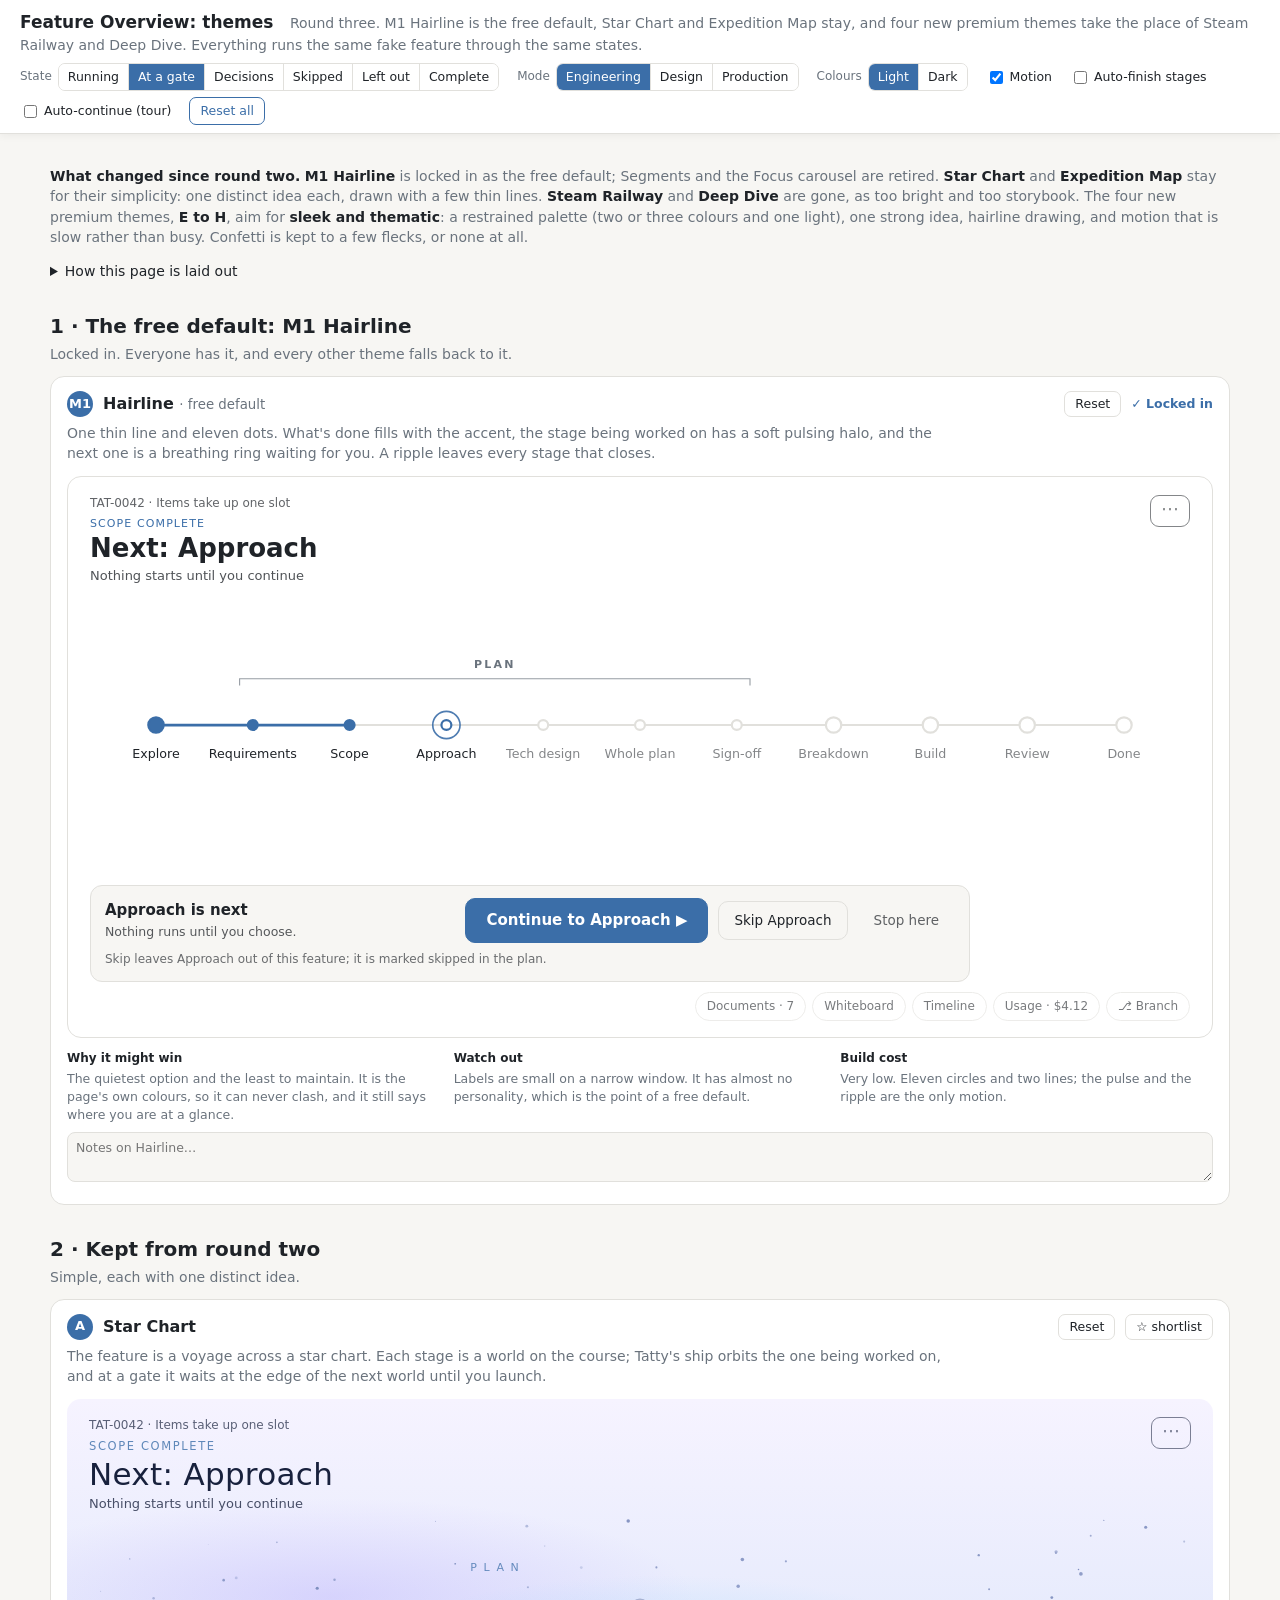
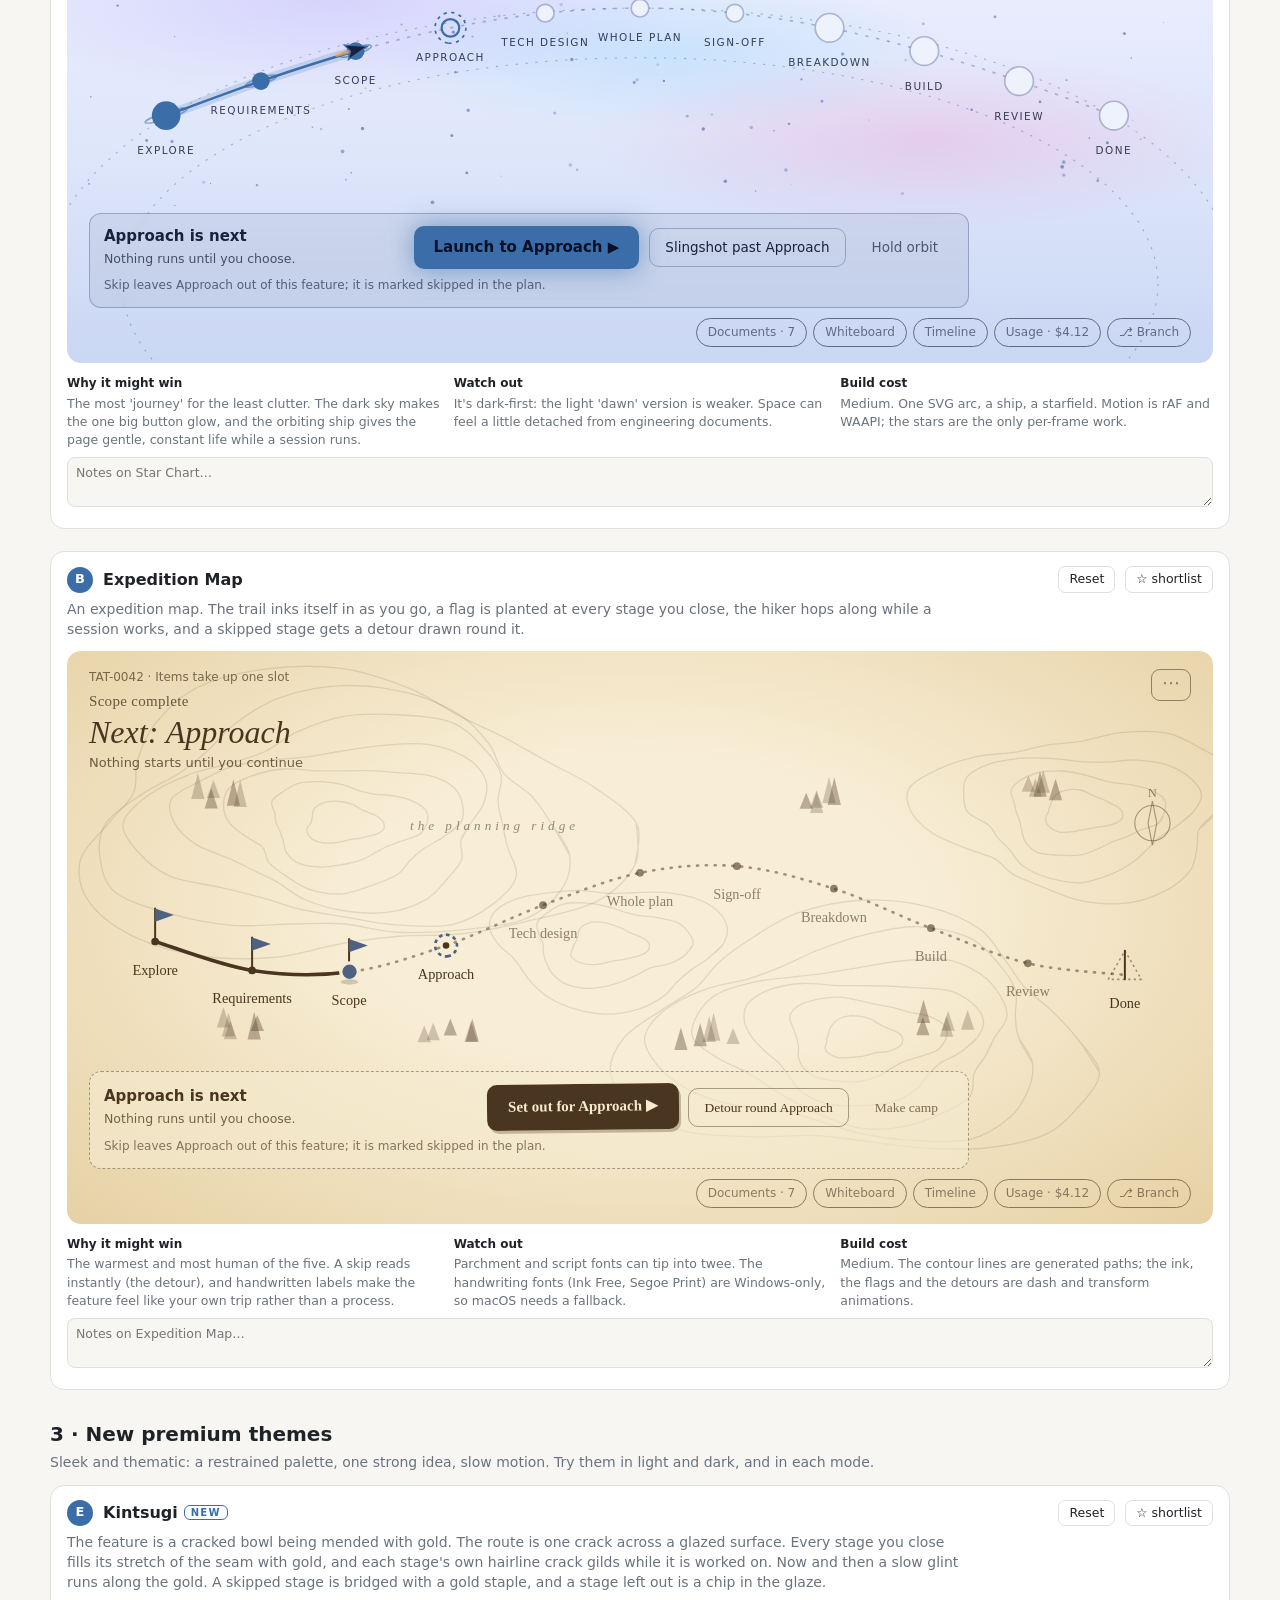
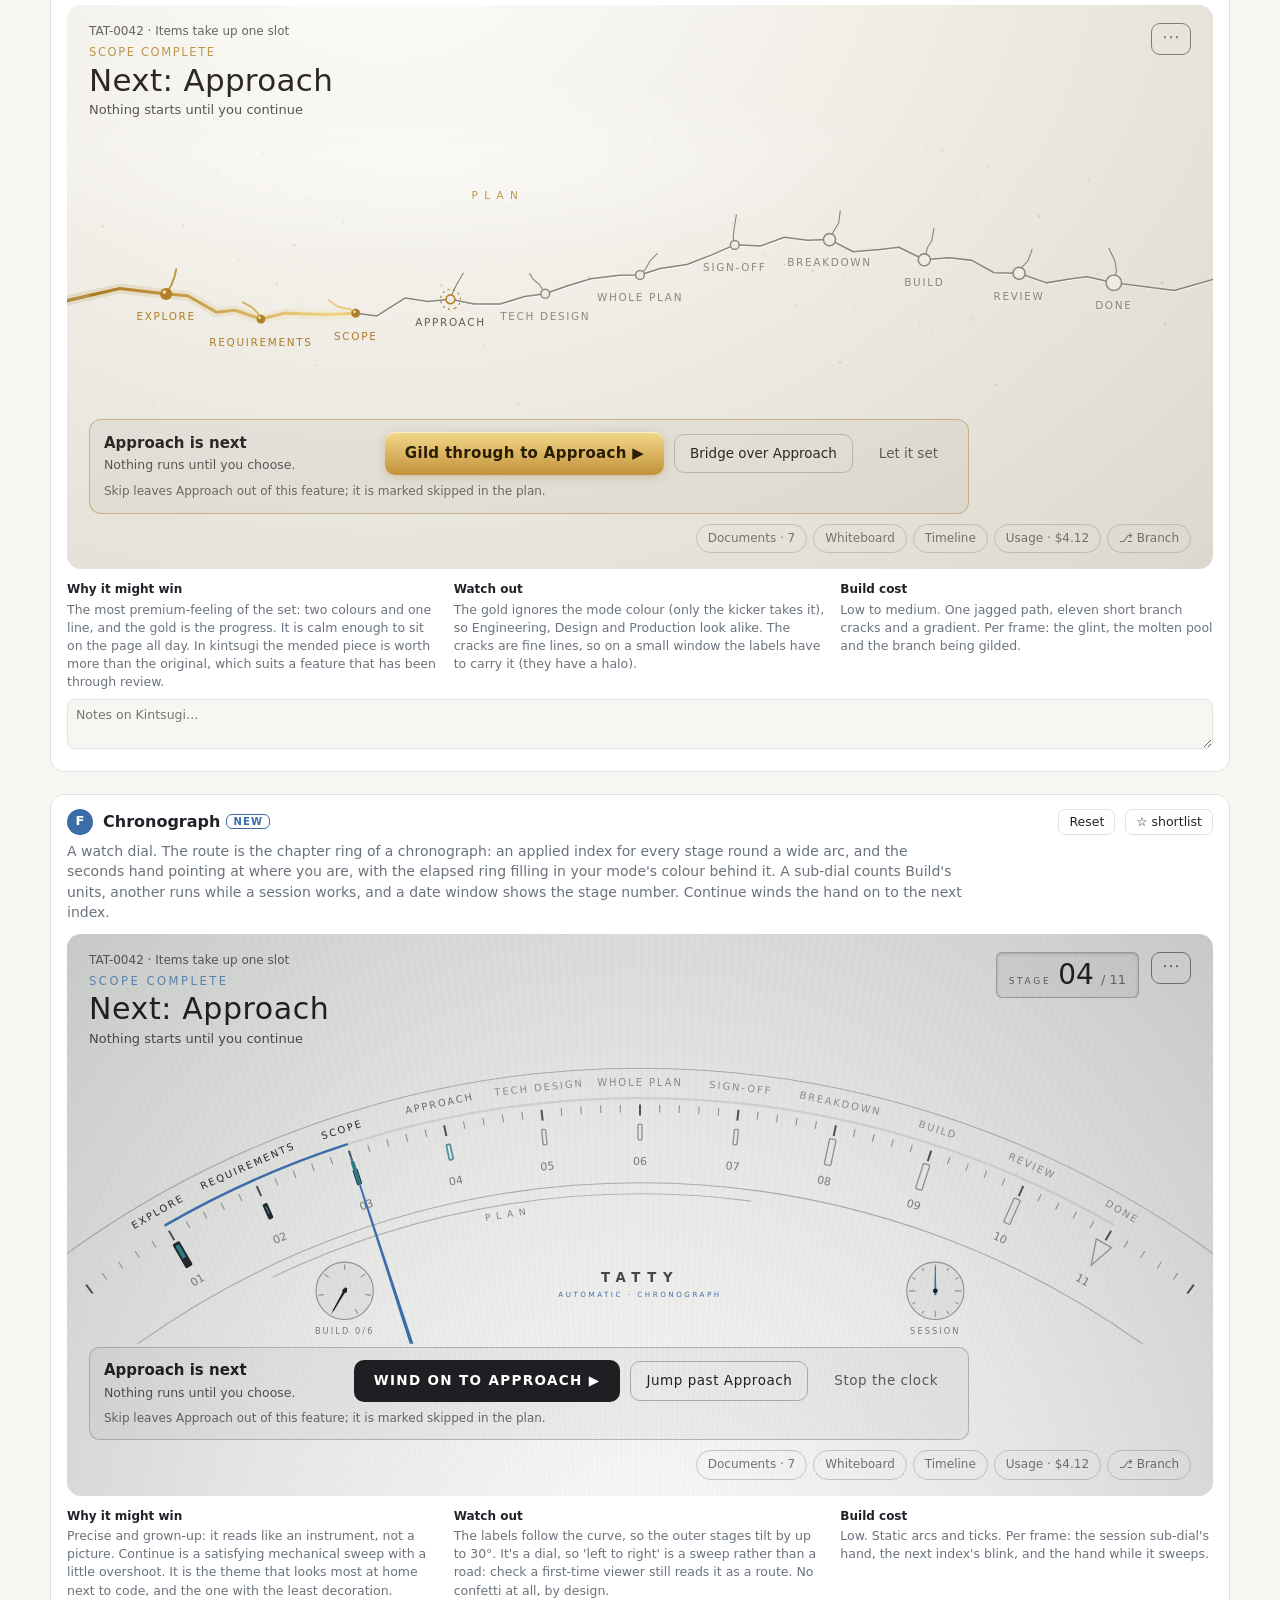
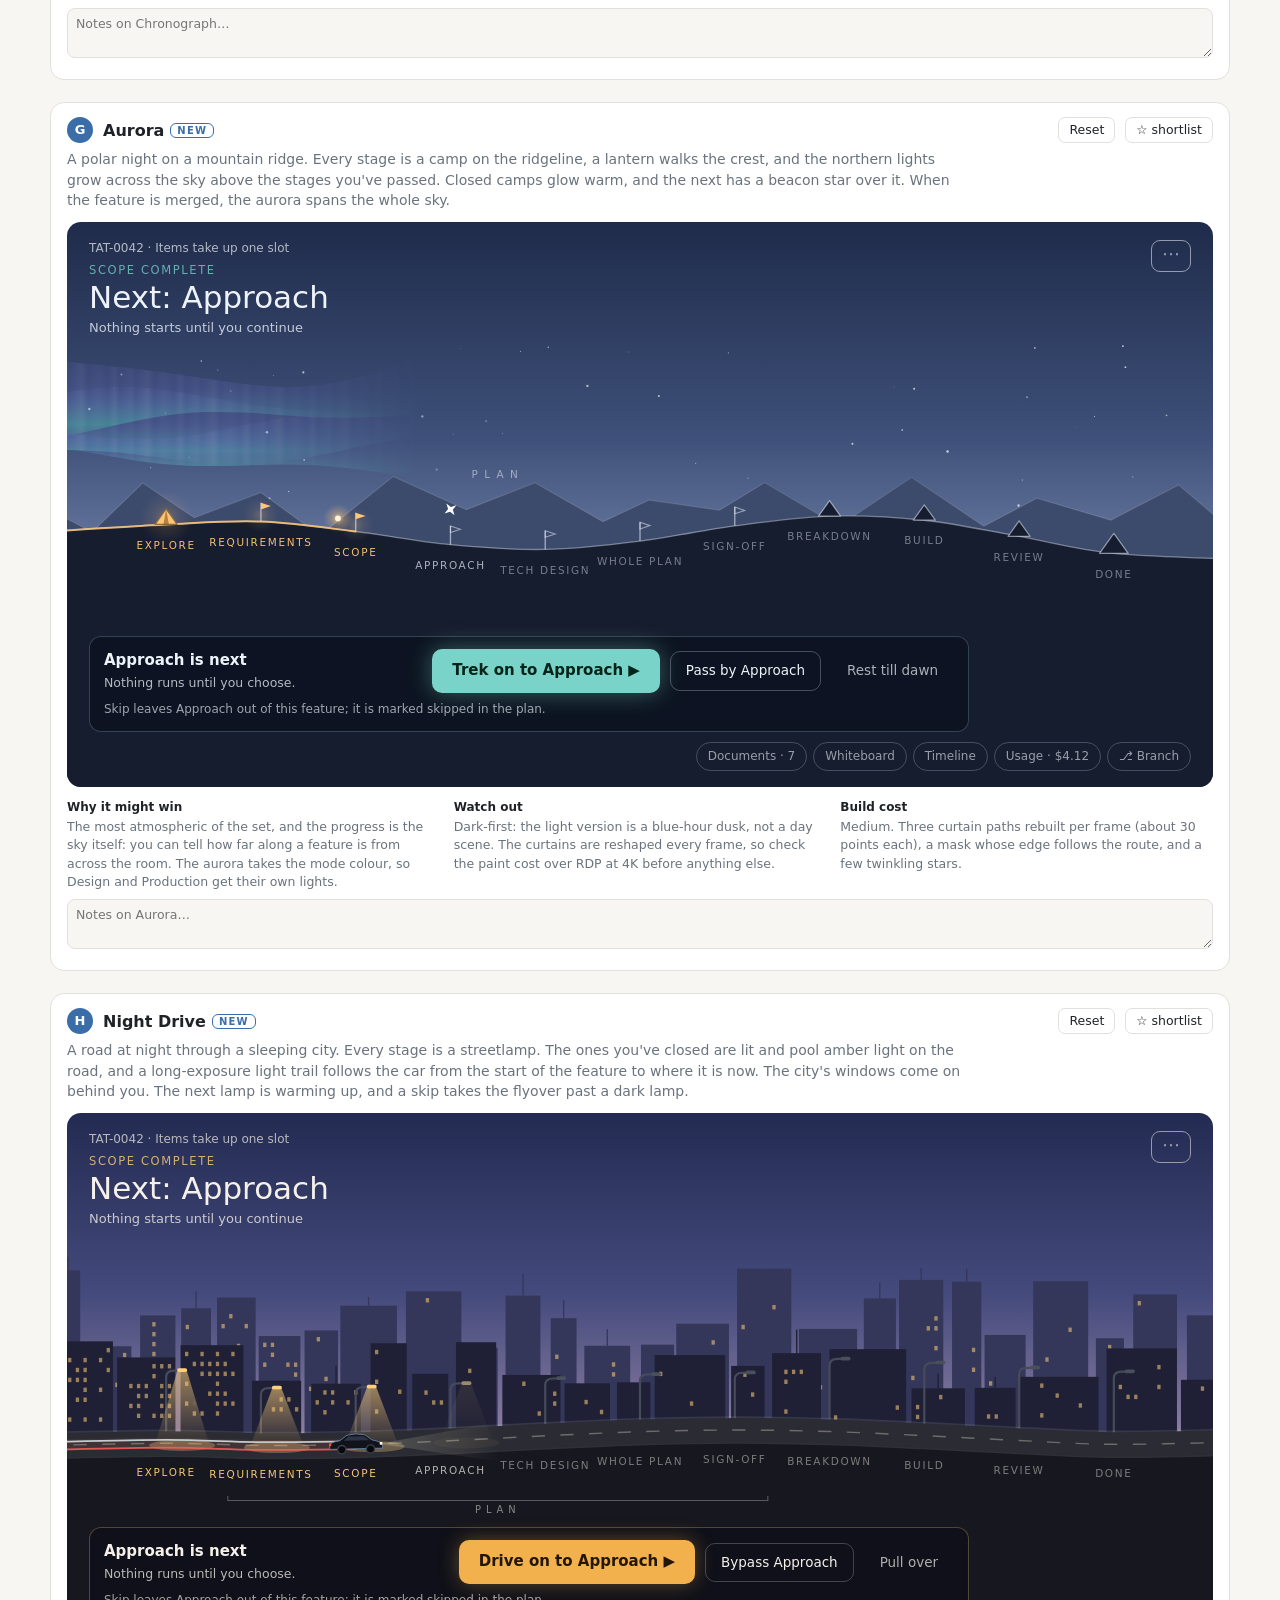
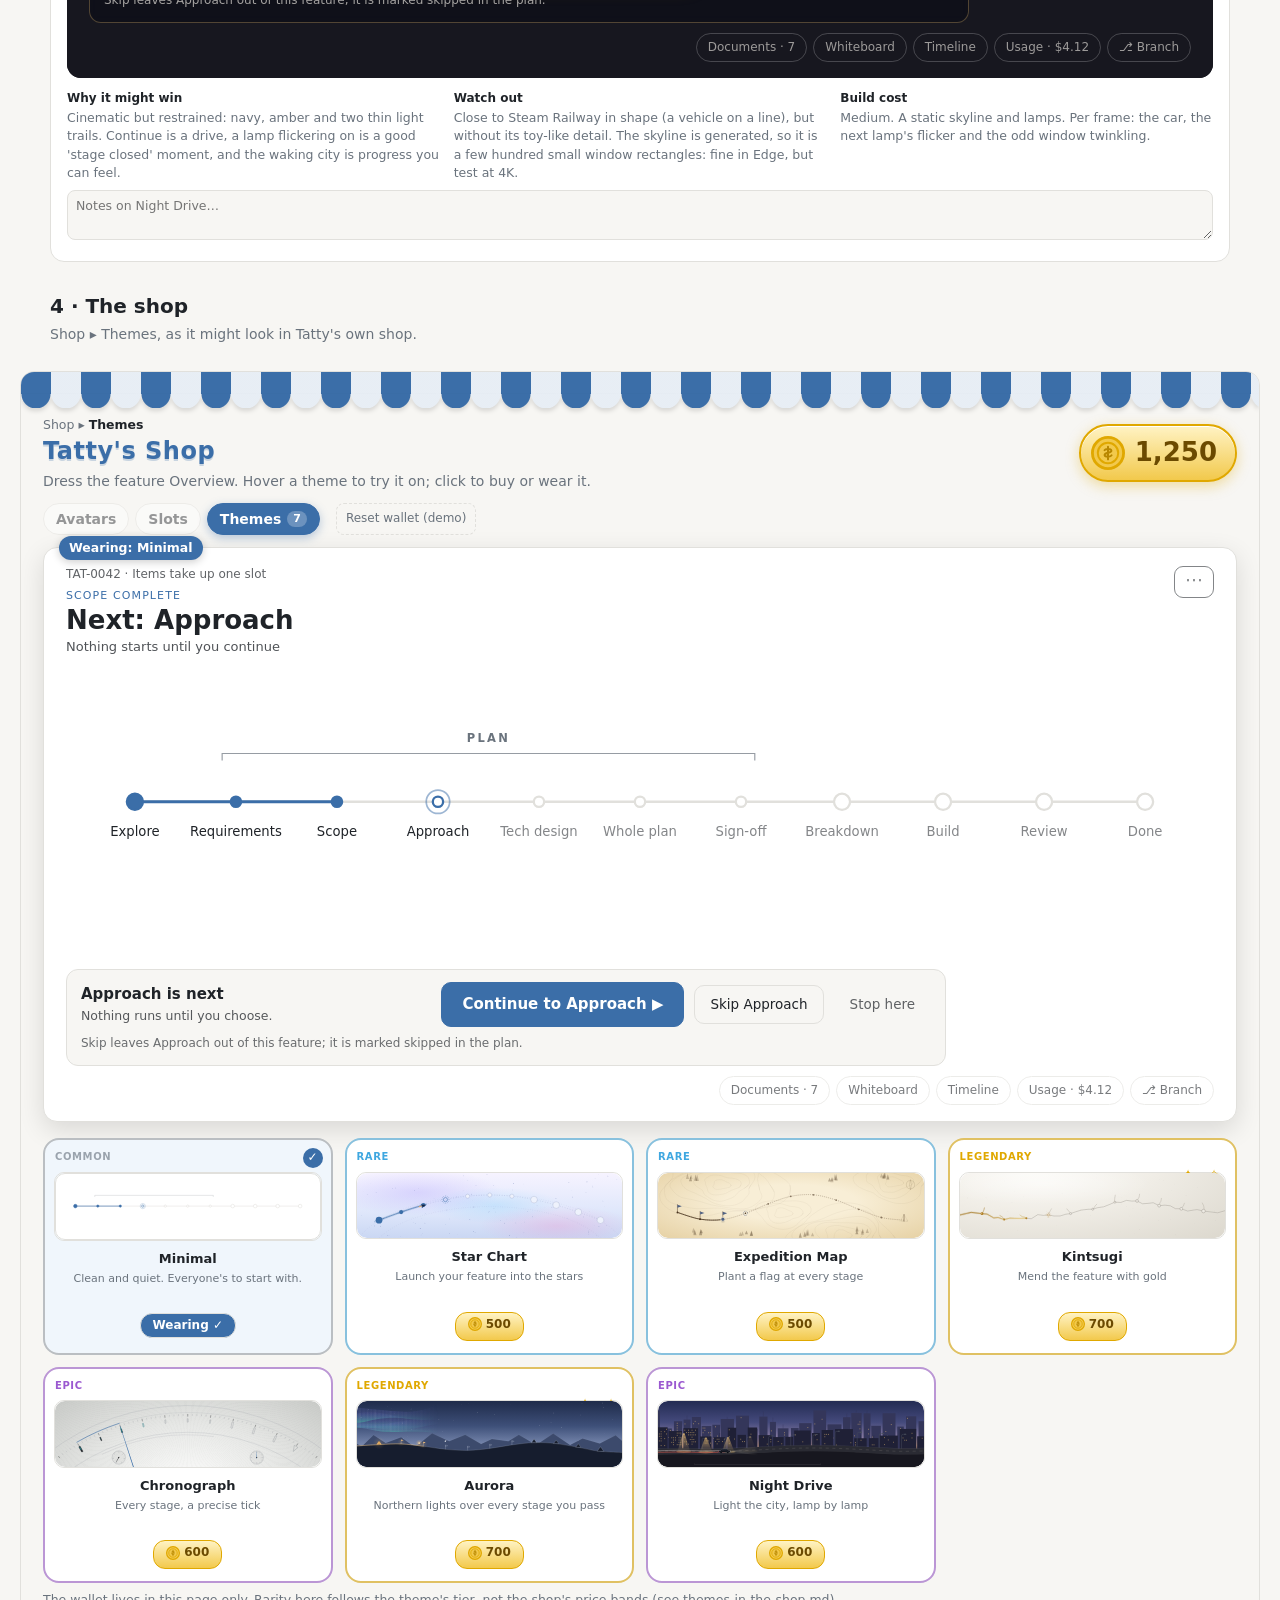
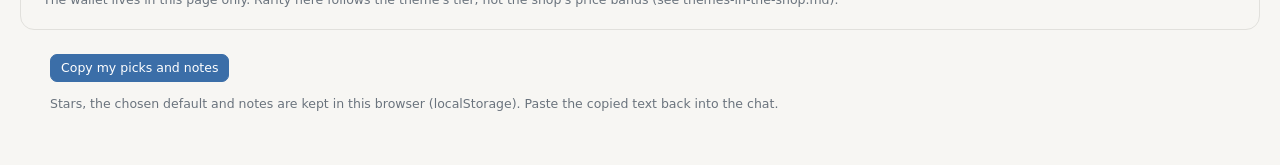
<file: docs/overview/themes-round3.html>
<!doctype html>
<html lang="en">
<head>
<meta charset="utf-8">
<title>Tatty feature Overview: themes board, round three</title>
<!--
  Round three of the Overview board. M1 Hairline is the free default, A and B are
  kept from round two, E to H are new premium themes, and a shop mock. Round two's
  board is themes.html, beside this file. Nothing here is used by the app, so the app's CSP (no
  inline styles) does not apply; whichever themes ship are rebuilt inside the app's
  own modules under the CSP (CSSOM, WAAPI and adoptedStyleSheets only).

  Every theme draws the same fake feature from the same model (NODES + preset()),
  through the same states, with the same three controls at a gate: Continue, Skip
  and Stop. Each theme is an object with draw / tick / play / hero / voc / panelIn,
  which is the shape a theme module would have in the app.

  Motion is driven from requestAnimationFrame and the Web Animations API, not gated
  on prefers-reduced-motion (this machine reports "reduce" because the OS animation
  effects are off). The Motion switch in the header turns it off.
-->
<style>
:root {
  --bg: #f7f6f3; --panel: #fff; --ink: #1f2328; --dim: #6a737d; --line: #e1e0dc;
  --accent: #3b6ea8; --accent-soft: #eaf2fb;
  font: 14px/1.45 system-ui, "Segoe UI", sans-serif; color: var(--ink); background: var(--bg);
}
body { margin: 0; color: var(--ink); background: var(--bg); }
body.mode-design { --accent: #a9641f; --accent-soft: #fbf1e6; }
body.mode-production { --accent: #7d5bbd; --accent-soft: #f1ecfb; }
body.dark { --bg: #16181d; --panel: #1f2228; --ink: #e6e6e6; --dim: #9aa3ad; --line: #33363d; --accent: #7aa7da; --accent-soft: #22303f; }
body.dark.mode-design { --accent: #e0a86a; --accent-soft: #3a2c1c; }
body.dark.mode-production { --accent: #b49ae6; --accent-soft: #2d2640; }

header.top { position: sticky; top: 0; z-index: 20; background: var(--panel); border-bottom: 1px solid var(--line); padding: 10px 20px 8px; box-shadow: 0 2px 8px rgba(0,0,0,.05); }
header.top h1 { font-size: 17px; margin: 0 12px 0 0; display: inline-block; }
header.top .lead { color: var(--dim); display: inline; }
.controls { display: flex; flex-wrap: wrap; gap: 6px 18px; margin-top: 8px; align-items: center; }
.ctl { display: flex; align-items: center; gap: 4px; flex-wrap: wrap; }
.ctl > span { color: var(--dim); font-size: 12px; margin-right: 2px; }
.seg { display: inline-flex; border: 1px solid var(--line); border-radius: 7px; overflow: hidden; }
.seg button { border: 0; background: var(--panel); color: var(--ink); padding: 4px 9px; font: inherit; font-size: 12.5px; cursor: pointer; border-right: 1px solid var(--line); }
.seg button:last-child { border-right: 0; }
.seg button:hover { background: var(--accent-soft); }
.seg button.on { background: var(--accent); color: #fff; }
label.chk { font-size: 12.5px; display: inline-flex; gap: 4px; align-items: center; cursor: pointer; }
button.act { font: inherit; font-size: 12.5px; padding: 4px 10px; border-radius: 7px; border: 1px solid var(--accent); background: var(--accent); color: #fff; cursor: pointer; }
button.act.ghost { background: var(--panel); color: var(--accent); }

main { padding: 18px 20px 40px; }
.intro { max-width: 1180px; margin: 0 auto 14px; }
.intro p, .intro li { color: var(--dim); }
.intro b, .intro code { color: var(--ink); }
.intro code { background: var(--accent-soft); padding: 0 4px; border-radius: 4px; }
.grid { display: grid; gap: 22px; max-width: 1180px; margin: 0 auto; }
section.card { background: var(--panel); border: 1px solid var(--line); border-radius: 14px; padding: 14px 16px 16px; }
section.card.starred { border-color: var(--accent); box-shadow: 0 0 0 2px var(--accent-soft); }
section.card > header { display: flex; align-items: center; gap: 10px; }
section.card > header .letter { width: 26px; height: 26px; border-radius: 50%; background: var(--accent); color: #fff; display: grid; place-items: center; font-weight: 700; font-size: 13px; }
section.card > header h3 { margin: 0; font-size: 16px; flex: 1; }
section.card > header button { font: inherit; font-size: 12.5px; border: 1px solid var(--line); background: var(--panel); color: var(--ink); border-radius: 7px; padding: 3px 10px; cursor: pointer; }
section.card > header button.on { background: var(--accent); border-color: var(--accent); color: #fff; }
.pitch { color: var(--dim); margin: 6px 0 12px; max-width: 900px; }
dl.notes { display: grid; grid-template-columns: repeat(3, 1fr); gap: 14px; margin: 12px 0 8px; }
dl.notes dt { font-size: 12px; font-weight: 700; color: var(--ink); }
dl.notes dd { margin: 2px 0 0; font-size: 12.5px; color: var(--dim); }
section.card textarea { width: 100%; box-sizing: border-box; min-height: 44px; font: inherit; font-size: 12.5px; border: 1px solid var(--line); border-radius: 8px; padding: 6px 8px; background: var(--bg); color: var(--ink); resize: vertical; }
.out { max-width: 1180px; margin: 24px auto 0; }
.out textarea { width: 100%; min-height: 120px; margin-top: 8px; font: 12px/1.4 ui-monospace, Consolas, monospace; }

/* ------------------------------------------------------------------ the mock, shared */
.mock { position: relative; border-radius: 14px; overflow: hidden; padding: 18px 22px 16px; display: grid; gap: 6px; isolation: isolate; min-height: 470px; align-content: start; }
.m-head { display: flex; align-items: flex-start; gap: 12px; position: relative; z-index: 2; }
.hero { flex: 1; min-height: 92px; }
.h-id { font-size: 12px; opacity: .7; margin-bottom: 4px; }
.h-kick { font-size: 11.5px; letter-spacing: .14em; text-transform: uppercase; opacity: .8; }
.h-big { font-size: 28px; font-weight: 650; line-height: 1.15; margin: 2px 0 3px; }
.h-sub { font-size: 13px; opacity: .78; }
.m-more { font: inherit; font-size: 18px; line-height: 1; padding: 4px 10px 8px; border-radius: 9px; cursor: pointer; background: transparent; color: inherit; border: 1px solid currentColor; opacity: .55; }
.m-more:hover { opacity: 1; }
.m-menu { position: absolute; right: 0; top: 40px; z-index: 6; min-width: 180px; background: var(--panel); color: var(--ink); border: 1px solid var(--line); border-radius: 10px; box-shadow: 0 8px 24px rgba(0,0,0,.2); padding: 4px; font-family: system-ui, "Segoe UI", sans-serif; }
.m-menu button { display: block; width: 100%; text-align: left; font: inherit; font-size: 13px; padding: 6px 10px; border: 0; background: none; color: inherit; border-radius: 6px; cursor: pointer; }
.m-menu button:hover { background: var(--accent-soft); }
.m-menu hr { border: 0; border-top: 1px solid var(--line); margin: 4px 0; }
.m-journey { position: relative; z-index: 1; }
.m-journey svg { display: block; width: 100%; height: auto; aspect-ratio: 1000 / 260; overflow: visible; }
.m-foot { display: flex; flex-direction: column; gap: 10px; position: relative; z-index: 2; }
.panel { max-width: 880px; }
.m-foot .dock { justify-content: flex-end; }
.pbox { display: flex; align-items: center; gap: 10px; flex-wrap: wrap; padding: 12px 14px; border-radius: 12px; }
.pbox .say { flex: 1; min-width: 160px; }
.pbox .say b { display: block; font-size: 15px; }
.pbox .say span { font-size: 12.5px; opacity: .75; }
.btn { font: inherit; font-size: 13.5px; cursor: pointer; border-radius: 10px; padding: 9px 15px; border: 1px solid transparent; background: transparent; color: inherit; }
.btn.go { font-size: 15px; font-weight: 700; padding: 11px 20px; }
.btn.quiet { opacity: .7; border-color: transparent !important; }
.btn[disabled] { opacity: .35; cursor: not-allowed; }
.btn.demo { font-size: 11.5px; opacity: .6; border: 1px dashed currentColor; padding: 3px 8px; border-radius: 6px; }
.pnote { flex-basis: 100%; font-size: 12px; opacity: .65; margin-top: -2px; }
.dock { display: flex; gap: 6px; flex-wrap: wrap; }
.dock button { font: inherit; font-size: 12px; padding: 5px 11px; border-radius: 999px; cursor: pointer; background: transparent; color: inherit; border: 1px solid currentColor; opacity: .6; }
.dock button:hover { opacity: 1; }
.sbar { display: inline-flex; gap: 3px; align-items: flex-end; height: 16px; }
.sbar i { width: 4px; height: 100%; border-radius: 2px; background: currentColor; animation: sb 1s ease-in-out infinite; transform-origin: bottom; }
.sbar i:nth-child(2) { animation-delay: .15s; } .sbar i:nth-child(3) { animation-delay: .3s; } .sbar i:nth-child(4) { animation-delay: .45s; }
@keyframes sb { 0%, 100% { transform: scaleY(.3); } 50% { transform: scaleY(1); } }
.act-t { font-size: 13px; }
.fx { position: absolute; inset: 0; pointer-events: none; z-index: 8; overflow: hidden; }
.fx i { position: absolute; width: 7px; height: 7px; border-radius: 50%; }
.mock svg .pop { transform-box: fill-box; transform-origin: center; }
.mock svg .pop-b { transform-box: fill-box; transform-origin: 50% 100%; }
body.still .mock *, body.still .mock::before, body.still .mock::after { animation: none !important; transition: none !important; }

/* ------------------------------------------------------------------ A: Star Chart */
.t-star { --star: #7f8fbf; --orbit: rgba(40,60,120,.32); --p-todo: #eef2fc; --acc: var(--accent); --hull: #18213d;
  background: linear-gradient(180deg, #f6f3ff 0%, #dfe7fb 60%, #cad7f3 100%); color: #18213d; font-family: "Segoe UI", system-ui, sans-serif;
  --fx1: var(--accent); --fx2: #ffb34d; --fx3: #18213d; }
body.dark .t-star { --star: #fff; --orbit: rgba(150,180,255,.28); --p-todo: #121a36; --acc: color-mix(in srgb, var(--accent) 55%, #a8d8ff); --hull: #fff;
  background: radial-gradient(ellipse at 50% 130%, #1d2d5c 0%, #0a0f24 55%, #04060d 100%); color: #dfe7ff; --fx1: #fff; --fx2: #ffd27a; --fx3: var(--acc); }
.t-star .h-big { font-weight: 300; font-size: 31px; letter-spacing: .01em; }
.t-star .h-kick { color: var(--acc); }
.t-star .star { fill: var(--star); }
.t-star .orbit { fill: none; stroke: var(--orbit); stroke-dasharray: 2 7; }
.t-star .course { fill: none; stroke: var(--orbit); stroke-width: 1.5; stroke-dasharray: 3 7; }
.t-star .course-done { fill: none; stroke: var(--acc); stroke-width: 2.2; stroke-linecap: round; }
.t-star .course-glow { fill: none; stroke: var(--acc); stroke-width: 9; opacity: .18; stroke-linecap: round; }
.t-star .pl .halo, .t-star .pl .ring, .t-star .pl .band { fill: none; }
.t-star .pl .body { fill: var(--p-todo); stroke: var(--orbit); stroke-width: 1.5; }
.t-star .pl.done .body { fill: var(--acc); stroke: none; }
.t-star .pl.done .band { stroke: var(--acc); opacity: .55; stroke-width: 1.4; }
.t-star .pl.now .body { fill: var(--hull); stroke: var(--acc); stroke-width: 2; }
.t-star .pl.now .halo { fill: var(--acc); opacity: .22; }
.t-star .pl.next .body { fill: none; stroke: var(--acc); stroke-width: 2; }
.t-star .pl.next .ring { stroke: var(--acc); stroke-dasharray: 3 4; stroke-width: 1.5; }
.t-star .pl.skip { opacity: .42; }
.t-star .pl.out { opacity: .4; }
.t-star .slash { stroke: #ff7a7a; stroke-width: 2; stroke-linecap: round; }
.t-star .ghost { fill: none; stroke: currentColor; stroke-dasharray: 1 3; }
.t-star .lbl { font-size: 9.5px; letter-spacing: .14em; text-anchor: middle; fill: currentColor; opacity: .85; }
.t-star .lbl2 { font-size: 9px; text-anchor: middle; fill: currentColor; opacity: .55; }
.t-star .grp { font-size: 10px; letter-spacing: .6em; text-anchor: middle; fill: var(--acc); opacity: .75; }
.t-star .hull { fill: var(--hull); stroke: var(--acc); stroke-width: 1.2; }
.t-star .flame { stroke: #ffae55; stroke-width: 3.5; stroke-linecap: round; }
.t-star .pbox { background: color-mix(in srgb, currentColor 6%, transparent); border: 1px solid var(--orbit); backdrop-filter: blur(3px); }
.t-star .btn { border-color: var(--orbit); }
.t-star .btn.go { background: var(--acc); color: #071026; border: 0; box-shadow: 0 0 26px color-mix(in srgb, var(--acc) 60%, transparent); }
.t-star .fx i { width: 3px; height: 3px; border-radius: 0; box-shadow: 0 0 6px 1px currentColor; }

/* ------------------------------------------------------------------ B: Expedition Map */
.t-map { --ink: #4a3520; --paper: #f6ebd0; --acc: color-mix(in srgb, var(--accent) 75%, #8a3b12);
  background: radial-gradient(ellipse at 50% 45%, #f8eed6 35%, #e6d1a4 100%); color: #4a3520; font-family: "Segoe UI", system-ui, sans-serif;
  --fx1: var(--acc); --fx2: #c9a227; --fx3: #4a3520; }
body.dark .t-map { --ink: #ecdcb9; --paper: #1b242c; --acc: color-mix(in srgb, var(--accent) 60%, #ffcf8a);
  background: radial-gradient(ellipse at 50% 45%, #26323c 30%, #10161b 100%); color: #ecdcb9; --fx1: var(--acc); --fx2: #ffe08a; --fx3: #ecdcb9; }
.t-map .h-big { font-family: Georgia, "Times New Roman", serif; font-style: italic; font-weight: 400; font-size: 32px; }
.t-map .h-kick { font-family: "Ink Free", "Segoe Print", cursive; letter-spacing: .02em; text-transform: none; font-size: 15px; }
.t-map .contour { fill: none; stroke: var(--ink); opacity: .13; stroke-width: 1.2; }
.t-map .trail { fill: none; stroke: var(--ink); stroke-width: 2.4; stroke-dasharray: 1 7; stroke-linecap: round; opacity: .5; }
.t-map .trail-done { fill: none; stroke: var(--ink); stroke-width: 3.2; stroke-linecap: round; }
.t-map .detour { fill: none; stroke: var(--ink); stroke-width: 2.6; stroke-linecap: round; stroke-dasharray: 1; }
.t-map .wp-dot { fill: var(--ink); }
.t-map .pole { stroke: var(--ink); stroke-width: 1.8; stroke-linecap: round; }
.t-map .flag { fill: var(--acc); }
.t-map .nextring { fill: none; stroke: var(--acc); stroke-width: 2.2; stroke-dasharray: 3 3; }
.t-map .xm { fill: var(--ink); opacity: .55; font-size: 17px; text-anchor: middle; font-weight: 700; }
.t-map .lbl { font-family: "Ink Free", "Segoe Print", cursive; font-size: 13px; fill: var(--ink); text-anchor: middle; }
.t-map .lbl.struck { text-decoration: line-through; opacity: .5; }
.t-map .lbl.faint { opacity: .4; font-size: 11px; }
.t-map .lbl.todo { opacity: .6; }
.t-map .ridge { font-family: Georgia, serif; font-style: italic; font-size: 12px; fill: var(--ink); opacity: .55; text-anchor: middle; letter-spacing: .3em; }
.t-map .hiker { fill: var(--acc); stroke: var(--paper); stroke-width: 3; }
.t-map .shadow { fill: #000; opacity: .16; }
.t-map .tent { fill: var(--acc); stroke: var(--ink); stroke-width: 1.4; stroke-linejoin: round; }
.t-map .tent.todo { fill: none; opacity: .5; stroke-dasharray: 2 3; }
.t-map .rose { fill: none; stroke: var(--ink); opacity: .45; }
.t-map .rose-t { fill: var(--ink); opacity: .6; font-family: Georgia, serif; font-size: 11px; text-anchor: middle; }
.t-map .pbox { background: color-mix(in srgb, var(--paper) 60%, transparent); border: 1.5px dashed color-mix(in srgb, var(--ink) 45%, transparent); }
.t-map .btn { border-color: color-mix(in srgb, var(--ink) 45%, transparent); font-family: Georgia, serif; }
.t-map .btn.go { background: var(--ink); color: var(--paper); transform: rotate(-.6deg); box-shadow: 2px 3px 0 color-mix(in srgb, var(--ink) 30%, transparent); }
.t-map .fx i { width: 6px; height: 9px; border-radius: 1px; }


/* ------------------------------------------------------------------ the shelf's mini mocks */
.mock.mini { min-height: 0; padding: 4px 4px 0; border-radius: 10px; gap: 0; display: block; }
.mock.mini .m-journey svg { aspect-ratio: 1000 / 240; }
.mock.mini svg text { display: none; }
.mock.mini .fx { display: none; }

/* ------------------------------------------------------------------ the free defaults: native to the page */
.t-min { background: var(--panel); color: var(--ink); border: 1px solid var(--line); font-family: system-ui, "Segoe UI", sans-serif; --fx1: var(--accent); --fx2: var(--dim); --fx3: var(--ink); }
.t-min .h-big { font-weight: 600; font-size: 26px; }
.t-min .h-kick { color: var(--accent); letter-spacing: .1em; font-size: 11px; opacity: 1; }
.t-min .pbox { background: var(--bg); border: 1px solid var(--line); }
.t-min .btn { border-color: var(--line); }
.t-min .btn:hover:not([disabled]) { background: var(--accent-soft); }
.t-min .btn.go { background: var(--accent); color: #fff; border-color: var(--accent); }
.t-min .btn.go:hover { background: var(--accent); filter: brightness(1.08); }
.t-min .dock button { border-color: var(--line); }
.t-min .lbl { font-size: 11.5px; text-anchor: middle; fill: var(--ink); }
.t-min .lbl.todo { opacity: .55; }
.t-min .lbl.struck { text-decoration: line-through; opacity: .5; }
.t-min .lbl.faint { opacity: .4; font-size: 10.5px; }
.t-min .lbl2 { font-size: 10px; text-anchor: middle; fill: var(--dim); }
.t-min .grp { font-size: 10px; letter-spacing: .2em; text-anchor: middle; fill: var(--dim); font-weight: 600; }

/* M1 Hairline */
.t-m1 .hl-line { stroke: var(--line); stroke-width: 2; stroke-linecap: round; }
.t-m1 .hl-done { stroke: var(--accent); stroke-width: 2.5; stroke-linecap: round; }
.t-m1 .hl-bracket { fill: none; stroke: var(--dim); stroke-width: 1; opacity: .7; }
.t-m1 .dotf { fill: var(--panel); stroke: var(--line); stroke-width: 2; }
.t-m1 .done .dotf, .t-m1 .now .dotf { fill: var(--accent); stroke: var(--accent); }
.t-m1 .next .dotf { fill: var(--panel); stroke: var(--accent); }
.t-m1 .skip .dotf { stroke: var(--dim); stroke-dasharray: 2 2; }
.t-m1 .out .dotf { stroke-dasharray: 1 3; opacity: .6; }
.t-m1 .halo { fill: var(--accent); opacity: .2; }
.t-m1 .nring { fill: none; stroke: var(--accent); stroke-width: 1.5; }
.t-m1 .ripple { fill: none; stroke: var(--accent); stroke-width: 1.5; transform-box: fill-box; transform-origin: center; }

/* ------------------------------------------------------------------ A and B: the additions */
.t-star .nb-a { stop-color: #8a6bff; } .t-star .nb-b { stop-color: #ff5fb4; } .t-star .nb-c { stop-color: #4fc3ff; }
body:not(.dark) .t-star .nebula { opacity: .35; }
.t-star .shoot { stroke: var(--hull); stroke-width: 1.6; stroke-linecap: round; fill: none; }
.t-map .tree { fill: var(--ink); opacity: .24; stroke: none; }
.t-map .tree.t2 { opacity: .36; }

/* ------------------------------------------------------------------ round three: shared */
.mock svg .rip { transform-box: fill-box; transform-origin: center; }
section.card > header .locked { font-size: 12.5px; font-weight: 650; color: var(--accent); }
section.card > header .newtag { font-weight: 700; font-size: 10px; letter-spacing: .12em; text-transform: uppercase; color: var(--accent); border: 1px solid var(--accent); border-radius: 6px; padding: 1px 6px; margin-left: 6px; vertical-align: 2px; }

/* ------------------------------------------------------------------ E: Kintsugi */
.t-kin { --k-gold: #b07f26; --k-crack: #8a847a; --k-edge: rgba(255,255,255,.9); --k-bg: #eeebe4;
  background: radial-gradient(ellipse at 28% -10%, #fdfcf9 0%, #f0ede6 45%, #dcd8ce 100%); color: #2c2924;
  font-family: "Segoe UI Variable Display", "Segoe UI", system-ui, sans-serif; --fx1: #f3d98b; --fx2: #c9973a; --fx3: #8a6420; }
body.dark .t-kin { --k-gold: #e0b75a; --k-crack: #000; --k-edge: rgba(255,255,255,.1); --k-bg: #151417;
  background: radial-gradient(ellipse at 28% -10%, #35333a 0%, #1a191d 50%, #0c0b0d 100%); color: #e8e2d4; --fx1: #ffe7a3; --fx2: #e0b75a; --fx3: #fff6dc; }
.t-kin .h-big { font-weight: 300; font-size: 31px; letter-spacing: .01em; }
.t-kin .h-kick { color: var(--k-gold); }
.t-kin .k-g1 { stop-color: #a8781f; } .t-kin .k-g2 { stop-color: #f0d283; }
body.dark .t-kin .k-g1 { stop-color: #c4922f; } body.dark .t-kin .k-g2 { stop-color: #ffe9a8; }
.t-kin .k-glaze { stop-color: #fff; }
.t-kin .k-glaze0 { stop-color: #fff; stop-opacity: .45; }
body.dark .t-kin .k-glaze0 { stop-opacity: .05; }
.sc-worn[hidden] { display: none; }
.t-kin .k-speck { fill: currentColor; }
.t-kin .k-crack { fill: none; stroke: var(--k-crack); stroke-width: 1.4; stroke-linejoin: round; stroke-linecap: round; }
.t-kin .k-crack.thin { stroke-width: 1; }
.t-kin .k-edge { fill: none; stroke: var(--k-edge); stroke-width: 1; stroke-linejoin: round; }
.t-kin .k-glow { fill: none; stroke-width: 9; stroke-linecap: round; stroke-linejoin: round; opacity: .16; }
.t-kin .k-gold { fill: none; stroke-width: 2.8; stroke-linecap: round; stroke-linejoin: round; }
.t-kin .k-br { stroke-width: 1.7; stroke-dasharray: 1; }
.t-kin .k-sheen { fill: none; stroke: #fffbe8; stroke-width: 2.2; stroke-linecap: round; stroke-linejoin: round; }
.t-kin .k-node { fill: var(--k-bg); stroke: var(--k-crack); stroke-width: 1.3; }
.t-kin .done .k-node, .t-kin .now .k-node { fill: var(--k-gold); stroke: none; }
.t-kin .next .k-node { stroke: var(--k-gold); stroke-width: 1.5; }
.t-kin .skip .k-node { stroke-dasharray: 2 2; }
.t-kin .k-hi { fill: #fff8de; opacity: .75; }
.t-kin .k-ring { fill: none; stroke: var(--k-gold); stroke-width: 1; stroke-dasharray: 2 3; }
.t-kin .k-arc { fill: none; stroke: var(--k-gold); stroke-width: 1.3; stroke-dasharray: 9 28; stroke-linecap: round; }
.t-kin .k-pool { fill: var(--k-gold); }
.t-kin .k-staple { fill: none; stroke: var(--k-gold); stroke-width: 1.8; stroke-linecap: round; stroke-dasharray: 1; }
.t-kin .k-chip { fill: var(--k-bg); stroke: var(--k-crack); stroke-width: 1; stroke-dasharray: 1.5 2; }
.t-kin .k-bead { fill: #fffbe8; }
.t-kin .k-rip { fill: none; stroke: var(--k-gold); stroke-width: 1.2; }
.t-kin .lbl { font-size: 9.5px; letter-spacing: .16em; text-anchor: middle; fill: currentColor; opacity: .72; stroke: var(--k-bg); stroke-width: 3px; paint-order: stroke; stroke-linejoin: round; }
.t-kin .lbl.gilt { fill: var(--k-gold); opacity: 1; }
.t-kin .lbl.todo { opacity: .5; } .t-kin .lbl.struck { text-decoration: line-through; opacity: .45; } .t-kin .lbl.faint { opacity: .35; }
.t-kin .lbl2 { font-size: 9px; text-anchor: middle; fill: currentColor; opacity: .5; }
.t-kin .grp { font-size: 9.5px; letter-spacing: .6em; text-anchor: middle; fill: var(--k-gold); opacity: .8; }
.t-kin .pbox { background: color-mix(in srgb, currentColor 4%, transparent); border: 1px solid color-mix(in srgb, var(--k-gold) 45%, transparent); }
.t-kin .btn { border-color: color-mix(in srgb, currentColor 22%, transparent); }
.t-kin .btn.go { background: linear-gradient(180deg, #f3d98b, #c3913a); color: #2a1d05; border: 0; box-shadow: inset 0 1px 0 rgba(255,255,255,.5), 0 2px 10px rgba(168,122,36,.3); letter-spacing: .02em; }
.t-kin .dock button { border-color: color-mix(in srgb, currentColor 30%, transparent); }
.t-kin .fx i { width: 3px; height: 3px; border-radius: 1px; box-shadow: 0 0 5px 1px currentColor; }

/* ------------------------------------------------------------------ F: Chronograph */
.t-chr { --c-ix: #23262b; --c-steel: #8b9097; --c-lume: color-mix(in srgb, var(--accent) 50%, #1d8a63); --c-hand: var(--accent); --c-go: #1d1f22; --c-go-ink: #fff;
  background: repeating-conic-gradient(from 0deg at 50% 260%, rgba(0,0,0,.012) 0deg .12deg, transparent .12deg .3deg), radial-gradient(ellipse at 50% 120%, #fbfbfa 0%, #e6e7e5 50%, #c8cac7 100%);
  color: #1d1f22; font-family: Bahnschrift, "DIN Alternate", "Segoe UI", system-ui, sans-serif; --fx1: var(--c-lume); --fx2: #fff; --fx3: var(--c-steel); }
body.dark .t-chr { --c-ix: #e4e7ea; --c-steel: #5d636c; --c-lume: color-mix(in srgb, var(--accent) 35%, #8ff0c6); --c-hand: color-mix(in srgb, var(--accent) 65%, #fff); --c-go: var(--c-lume); --c-go-ink: #04140e;
  background: repeating-conic-gradient(from 0deg at 50% 260%, rgba(255,255,255,.012) 0deg .12deg, transparent .12deg .3deg), radial-gradient(ellipse at 50% 130%, #2c3037 0%, #131519 50%, #08090b 100%); color: #e3e6e9; }
.t-chr .h-big { font-weight: 300; font-size: 30px; letter-spacing: .02em; }
.t-chr .h-kick { color: var(--c-hand); letter-spacing: .22em; }
.t-chr .c-ring { fill: none; stroke: var(--c-steel); stroke-width: 1; opacity: .7; }
.t-chr .c-track { fill: none; stroke: var(--c-steel); stroke-width: 2; opacity: .25; }
.t-chr .c-prog { fill: none; stroke: var(--c-hand); stroke-width: 2.2; stroke-linecap: round; }
.t-chr .c-tick { stroke: var(--c-steel); stroke-width: 1; }
.t-chr .c-tick.maj { stroke: currentColor; stroke-width: 1.8; opacity: .75; }
.t-chr .c-plan { fill: none; stroke: var(--c-steel); stroke-width: 1; opacity: .6; }
.t-chr .c-ix { fill: none; stroke: var(--c-steel); stroke-width: 1.2; }
.t-chr .done .c-ix, .t-chr .now .c-ix { fill: var(--c-ix); stroke: var(--c-ix); }
.t-chr .c-lume { fill: none; }
.t-chr .done .c-lume, .t-chr .now .c-lume { fill: var(--c-lume); }
.t-chr .next .c-ix { stroke: var(--c-lume); stroke-width: 1.6; }
.t-chr .skip .c-ix { stroke-dasharray: 2 2; opacity: .6; }
.t-chr .c-skip { stroke: var(--c-steel); stroke-width: 1.4; }
.t-chr .c-pip { fill: var(--c-steel); opacity: .5; }
.t-chr .c-hand { fill: var(--c-hand); }
.t-chr .c-hand-lume { fill: var(--c-lume); }
.t-chr .c-sub { fill: color-mix(in srgb, currentColor 4%, transparent); stroke: var(--c-steel); stroke-width: 1; }
.t-chr .c-shand { fill: currentColor; } .t-chr .c-shand.acc { fill: var(--c-hand); }
.t-chr .c-pin { fill: currentColor; }
.t-chr .c-rip { fill: none; stroke: var(--c-lume); stroke-width: 1.2; }
.t-chr .lbl { font-size: 9px; letter-spacing: .2em; text-anchor: middle; fill: currentColor; opacity: .6; }
.t-chr .lbl.on { opacity: .95; } .t-chr .lbl.todo { opacity: .45; } .t-chr .lbl.struck { text-decoration: line-through; opacity: .4; } .t-chr .lbl.faint { opacity: .28; }
.t-chr .num { font-size: 10px; text-anchor: middle; fill: currentColor; opacity: .55; font-variant-numeric: tabular-nums; }
.t-chr .lbl2 { font-size: 7.5px; letter-spacing: .25em; text-anchor: middle; fill: currentColor; opacity: .55; }
.t-chr .grp { font-size: 8.5px; letter-spacing: .6em; text-anchor: middle; fill: currentColor; opacity: .5; }
.t-chr .brand { font-size: 12px; letter-spacing: .5em; text-anchor: middle; fill: currentColor; opacity: .8; font-weight: 600; }
.t-chr .brand2 { font-size: 6.5px; letter-spacing: .35em; text-anchor: middle; fill: var(--c-hand); }
.t-chr .pbox { background: color-mix(in srgb, currentColor 4%, transparent); border: 1px solid color-mix(in srgb, var(--c-steel) 60%, transparent); border-radius: 10px; }
.t-chr .btn { border-color: color-mix(in srgb, var(--c-steel) 70%, transparent); letter-spacing: .04em; }
.t-chr .btn.go { background: var(--c-go); color: var(--c-go-ink); border: 0; text-transform: uppercase; letter-spacing: .1em; font-size: 13.5px; }
.t-chr .dock button { border-color: color-mix(in srgb, var(--c-steel) 80%, transparent); }
.chr-hero { display: flex; gap: 18px; align-items: flex-start; }
.chr-hero > div:first-child { flex: 1; }
.chr-win { display: inline-flex; align-items: baseline; gap: 7px; border: 1px solid color-mix(in srgb, currentColor 28%, transparent); border-radius: 6px; padding: 6px 12px;
  background: color-mix(in srgb, currentColor 5%, transparent); box-shadow: inset 0 1px 3px rgba(0,0,0,.18); }
.chr-win small { font-size: 9px; letter-spacing: .3em; opacity: .65; }
.chr-win .cw-n { display: inline-block; overflow: hidden; font-size: 28px; line-height: 1.15; }
.chr-win b { display: inline-block; font-weight: 500; font-variant-numeric: tabular-nums; }
.chr-win i { font-style: normal; font-size: 13px; opacity: .6; }

/* ------------------------------------------------------------------ G: Aurora */
.t-aur { --a-far: #3c4a6c; --a-near: #161d2e; --a-warm: #ffc677; --a-snow: #e8eef8;
  background: linear-gradient(180deg, #1f2b4a 0%, #3e5079 38%, #7686ac 66%, #a9b3cc 100%); color: #eef3fa;
  font-family: "Segoe UI Variable Display", "Segoe UI", system-ui, sans-serif; --fx1: #bff7e4; --fx2: #fff; --fx3: #c9b8ff; }
body.dark .t-aur { --a-far: #0e1a2b; --a-near: #04080f; background: linear-gradient(180deg, #02040a 0%, #050c1a 35%, #0a1a2c 66%, #0f2536 100%); color: #e1ebf4; }
.t-aur .h-big { font-weight: 300; font-size: 31px; }
.t-aur .h-kick { color: color-mix(in srgb, var(--accent) 30%, #8ff5d3); }
.t-aur .a-star { fill: #fff; }
.t-aur .au-a { stop-color: color-mix(in srgb, var(--accent) 28%, #54f0bd); }
.t-aur .au-b { stop-color: color-mix(in srgb, var(--accent) 40%, #8f6cff); }
.t-aur .a-rays { opacity: .14; }
body:not(.dark) .t-aur .a-tone { opacity: .72; }
.t-aur .a-far { fill: var(--a-far); }
.t-aur .a-far-edge { fill: none; stroke: var(--a-snow); stroke-opacity: .14; stroke-width: 1; stroke-linejoin: round; }
.t-aur .a-near { fill: var(--a-near); }
.t-aur .a-crest { fill: none; stroke: var(--a-snow); stroke-opacity: .42; stroke-width: 1.2; }
.t-aur .a-done { fill: none; stroke: var(--a-warm); stroke-opacity: .85; stroke-width: 1.8; stroke-linecap: round; }
.t-aur .a-tent { fill: var(--a-near); stroke: var(--a-snow); stroke-opacity: .55; stroke-width: 1.1; stroke-linejoin: round; }
.t-aur .done .a-tent, .t-aur .now .a-tent { fill: var(--a-warm); stroke: color-mix(in srgb, var(--a-warm) 55%, #000); stroke-opacity: 1; }
.t-aur .a-door { fill: #7a4a14; opacity: 0; }
.t-aur .done .a-door, .t-aur .now .a-door { opacity: .55; }
.t-aur .a-pole { stroke: var(--a-snow); stroke-opacity: .6; stroke-width: 1.2; }
.t-aur .a-flag { fill: none; stroke: var(--a-snow); stroke-opacity: .55; stroke-width: 1; }
.t-aur .done .a-flag, .t-aur .now .a-flag { fill: var(--a-warm); stroke: none; }
.t-aur .skip .a-tent, .t-aur .skip .a-flag { stroke-dasharray: 2 2; opacity: .6; }
.t-aur .a-w0 { stop-color: var(--a-warm); }
.t-aur .a-beacon { fill: #fff; }
.t-aur .a-pip { fill: var(--a-snow); opacity: .4; }
.t-aur .a-lamp { fill: #fff4dc; } .t-aur .a-lamp-glow { fill: var(--a-warm); opacity: .35; }
.t-aur .a-rip { fill: none; stroke: var(--a-warm); stroke-width: 1.2; }
.t-aur .a-shoot { stroke: #fff; stroke-width: 1.4; stroke-linecap: round; }
.t-aur .lbl { font-size: 9.5px; letter-spacing: .16em; text-anchor: middle; fill: var(--a-snow); opacity: .7; }
.t-aur .lbl.on { fill: var(--a-warm); opacity: .95; }
.t-aur .lbl.todo { opacity: .45; } .t-aur .lbl.struck { text-decoration: line-through; opacity: .45; } .t-aur .lbl.faint { opacity: .3; }
.t-aur .lbl2 { font-size: 9px; text-anchor: middle; fill: var(--a-snow); opacity: .5; }
.t-aur .grp { font-size: 9.5px; letter-spacing: .6em; text-anchor: middle; fill: var(--a-snow); opacity: .55; }
.t-aur .pbox { background: rgba(4,10,22,.5); border: 1px solid rgba(190,230,255,.22); backdrop-filter: blur(4px); }
.t-aur .btn { border-color: rgba(220,235,255,.28); }
.t-aur .btn.go { background: color-mix(in srgb, var(--accent) 25%, #8ff5d3); color: #032419; border: 0; box-shadow: 0 0 24px color-mix(in srgb, #8ff5d3 35%, transparent); }
.t-aur .dock button { border-color: rgba(220,235,255,.4); }
.t-aur .fx i { width: 3px; height: 3px; box-shadow: 0 0 6px 1px currentColor; }

/* ------------------------------------------------------------------ H: Night Drive */
.t-drv { --d-lit: #ffcf7a; --d-far: #34365a; --d-near: #1f2036; --d-ground: #17171f; --d-road: #2a2b33; --d-post: #464b5a;
  background: linear-gradient(180deg, #232b52 0%, #444a7c 32%, #85799f 55%, #d3a487 68%, #17171f 80%); color: #f5f1ea;
  font-family: "Segoe UI Variable Display", "Segoe UI", system-ui, sans-serif; --fx1: var(--d-lit); --fx2: #fff3dc; --fx3: #ff7a5c; }
body.dark .t-drv { --d-far: #10152a; --d-near: #080b16; --d-ground: #07080c; --d-road: #15171d; --d-post: #2c313d;
  background: linear-gradient(180deg, #03050b 0%, #0a1022 40%, #1b1931 60%, #2a2035 68%, #07080c 80%); color: #e9e6df; }
.t-drv .h-big { font-weight: 300; font-size: 31px; }
.t-drv .h-kick { color: var(--d-lit); }
.t-drv .d-far { fill: var(--d-far); } .t-drv .d-near { fill: var(--d-near); }
.t-drv .d-mast { stroke-width: 1.2; } .t-drv .d-mast.d-far { stroke: var(--d-far); } .t-drv .d-mast.d-near { stroke: var(--d-near); }
.t-drv .d-win { fill: var(--d-lit); fill-opacity: .55; }
.t-drv .d-ground { fill: var(--d-ground); }
.t-drv .d-kerb { fill: none; stroke: rgba(255,255,255,.1); stroke-width: 25; }
.t-drv .d-road { fill: none; stroke: var(--d-road); stroke-width: 22; }
.t-drv .d-lane { fill: none; stroke: #e9e3d1; stroke-opacity: .35; stroke-width: 1.3; stroke-dasharray: 12 14; }
.t-drv .d-post { fill: none; stroke: var(--d-post); stroke-width: 2; stroke-linecap: round; }
.t-drv .d-head { fill: #4a4f5c; }
.t-drv .dl.done .d-head, .t-drv .dl.now .d-head { fill: var(--d-lit); }
.t-drv .dl.next .d-head { fill: color-mix(in srgb, var(--d-lit) 45%, #4a4f5c); }
.t-drv .d-c0 { stop-color: var(--d-lit); }
.t-drv .d-pool { fill: var(--d-lit); fill-opacity: .3; }
.t-drv .d-fly { fill: none; stroke: #e9e3d1; stroke-opacity: .7; stroke-width: 2; stroke-dasharray: 1; stroke-linecap: round; }
.t-drv .d-trail { fill: none; stroke-width: 1.6; stroke-linecap: round; }
.t-drv .d-trail.w { stroke: color-mix(in srgb, var(--accent) 30%, #fff3dc); }
.t-drv .d-trail.r { stroke: #ff5d55; stroke-opacity: .85; }
.t-drv .d-trail-glow { fill: none; stroke: #ff7a5c; stroke-width: 10; stroke-opacity: .1; stroke-linecap: round; }
.t-drv .d-car { fill: #11131a; stroke: color-mix(in srgb, var(--accent) 45%, #8a91a8); stroke-width: .8; }
.t-drv .d-glass { fill: #2b3346; }
.t-drv .d-wheel { fill: #07080b; stroke: #3d4250; stroke-width: 1.2; }
.t-drv .d-hl { fill: #fff6d8; } .t-drv .d-tl { fill: #ff4a40; }
.t-drv .d-b0 { stop-color: #fff3cf; }
.t-drv .lbl { font-size: 9.5px; letter-spacing: .16em; text-anchor: middle; fill: currentColor; opacity: .7; }
.t-drv .lbl.on { fill: var(--d-lit); opacity: .95; }
.t-drv .lbl.todo { opacity: .45; } .t-drv .lbl.struck { text-decoration: line-through; opacity: .45; } .t-drv .lbl.faint { opacity: .3; }
.t-drv .lbl2 { font-size: 9px; text-anchor: middle; fill: currentColor; opacity: .5; }
.t-drv .grp { font-size: 9px; letter-spacing: .5em; text-anchor: middle; fill: currentColor; opacity: .5; }
.t-drv .d-brk { fill: none; stroke: currentColor; stroke-opacity: .3; }
.t-drv .pbox { background: rgba(10,12,20,.55); border: 1px solid rgba(255,207,122,.28); backdrop-filter: blur(3px); }
.t-drv .btn { border-color: rgba(255,255,255,.22); }
.t-drv .btn.go { background: #f2b14c; color: #231703; border: 0; box-shadow: 0 0 20px rgba(242,177,76,.35); }
.t-drv .dock button { border-color: rgba(255,255,255,.35); }
.t-drv .fx i { width: 3px; height: 3px; box-shadow: 0 0 6px 1px currentColor; }

/* ------------------------------------------------------------------ the shop mock */
:root { --on-accent: #fff; --ok: #2e9d5b; --bad: #d64545; }
body.dark { --on-accent: #0d1117; }
.shopmock { margin-top: 26px; border: 1px solid var(--line); border-radius: 14px; background: var(--bg); overflow: hidden; padding-bottom: 20px; position: relative; }
.shopmock .shop-awning { height: 22px; }
.shopmock .shop-head { padding: 22px 22px 8px; }
.shopmock .shop-title h2 { font-size: 24px; }
.shopmock .crumbs { color: var(--dim); font-size: 12.5px; } .shopmock .crumbs b { color: var(--ink); }
.shopmock .shop-balance { position: relative; }
.shopmock .shop-tabs { padding: 4px 22px 12px; margin: 0; }
.shopmock .shop-tab[disabled] { opacity: .45; cursor: not-allowed; }
.shopmock .shop-tab { font: inherit; font-weight: 600; background: var(--panel); border: 1px solid var(--line); color: var(--ink); cursor: pointer; }
.shopmock .shop-tab.on { background: var(--accent); color: var(--on-accent); }
.sh-preview { position: relative; margin: 0 22px 16px; }
.sh-preview .shop-trying { top: -11px; left: 16px; z-index: 12; font-size: 12.5px; }
.sh-preview .mock { box-shadow: 0 8px 26px rgba(0,0,0,.12); }
.sh-shelf { display: grid; grid-template-columns: repeat(4, minmax(0, 1fr)); gap: 12px; padding: 0 22px; }
@media (max-width: 1000px) { .sh-shelf { grid-template-columns: repeat(2, minmax(0, 1fr)); } }
.sh-shelf .shop-card { cursor: pointer; font: inherit; color: inherit; padding: 10px 10px 12px; }
.sh-shelf .sc-thumb { display: block; height: auto; width: 100%; background: none; padding: 0; margin: 4px 0 6px; border-radius: 10px; overflow: hidden; border: 1px solid var(--line); }
.sh-shelf .sc-note { min-height: 3.2em; }
.sh-shelf .sc-act .coin { width: 14px; height: 14px; }
.sh-hint { color: var(--dim); font-size: 12.5px; padding: 8px 22px 0; }
.shopmock .coin-float { z-index: 30; }
.fly-coin { z-index: 130; }
#coin-layer { position: fixed; inset: 0; pointer-events: none; z-index: 120; overflow: hidden; }
.shopmock .resetw { font: inherit; font-size: 12px; border: 1px dashed var(--line); background: none; color: var(--dim); border-radius: 8px; padding: 3px 9px; cursor: pointer; margin-left: 10px; }
section.card.pick .picked { display: none; }
.pickbtn.on { background: var(--accent); color: #fff; border-color: var(--accent); }
.secthead { max-width: 1180px; margin: 30px auto 12px; }
.secthead h2 { margin: 0 0 3px; font-size: 20px; } .secthead p { margin: 0; color: var(--dim); }

  border: 1px solid var(--line); color: var(--ink); text-decoration: none; font-weight: 700; font-size: 13px;
  background: linear-gradient(180deg, color-mix(in srgb, #F2C94C 18%, var(--panel)), var(--panel));
  transition: transform .15s ease, box-shadow .15s ease, border-color .15s ease; }
.purse:hover, .purse.on { border-color: #E0A800; box-shadow: 0 2px 10px rgba(224, 168, 0, .25); transform: translateY(-1px); }
.purse-ico { width: 24px; height: 24px; transform-origin: 50% 80%; }
.purse .tie { stroke: var(--accent); } .purse .knot { fill: var(--accent); }
.purse-count { font-variant-numeric: tabular-nums; min-width: 1.6em; }
.coin-ico { width: 100%; height: 100%; display: block; }

#coin-layer { position: fixed; inset: 0; pointer-events: none; z-index: 120; overflow: hidden; }
.fly-coin { position: absolute; width: 22px; height: 22px; filter: drop-shadow(0 2px 2px rgba(0, 0, 0, .25)); }
.coin-float { position: absolute; transform: translateX(-50%); white-space: nowrap; font-weight: 800; font-size: 16px; color: #E0A800;
  text-shadow: 0 1px 0 #7A5200, 0 0 6px rgba(255, 226, 122, .8); }
.coin-float.why { font-size: 12px; font-weight: 600; color: var(--ink); text-shadow: none; padding: 2px 8px; border-radius: 10px;
  background: var(--panel); border: 1px solid #E0A800; box-shadow: 0 2px 8px rgba(0, 0, 0, .12); }
.coin-float.need { font-size: 13px; color: #fff; text-shadow: none; padding: 3px 10px; border-radius: 12px; background: var(--bad); }
.spark { position: absolute; border-radius: 50%; }
.spark.star { border-radius: 1px; clip-path: polygon(50% 0, 62% 38%, 100% 50%, 62% 62%, 50% 100%, 38% 62%, 0 50%, 38% 38%); }

/* ---------------------------------------------------------------- the shop */
#page-shop.on { display: flex; flex: 1; min-height: 0; }
.shop-page { flex: 1; overflow: auto; position: relative; padding-bottom: 30px;
  background: radial-gradient(1200px 500px at 70% -10%, color-mix(in srgb, var(--accent) 10%, transparent), transparent 70%), var(--bg); }

/* a striped awning with a scalloped edge over the shop's front */
.shop-awning { height: 30px; position: relative;
  background: repeating-linear-gradient(90deg, var(--accent) 0 30px, color-mix(in srgb, var(--accent) 12%, #fff) 30px 60px); }
.shop-awning::after { content: ""; position: absolute; left: 0; right: 0; top: 100%; height: 14px;
  background: radial-gradient(circle at 15px 0, var(--accent) 14px, transparent 15px) 0 0 / 60px 14px repeat-x,
              radial-gradient(circle at 45px 0, color-mix(in srgb, var(--accent) 12%, #fff) 14px, transparent 15px) 0 0 / 60px 14px repeat-x;
  filter: drop-shadow(0 3px 2px rgba(0, 0, 0, .12)); }

.shop-head { display: flex; align-items: center; gap: 18px; padding: 26px 26px 10px; flex-wrap: wrap; }
.shop-title { flex: 1; min-width: 240px; }
.shop-title h2 { margin: 0; font-size: 28px; letter-spacing: .5px; color: var(--accent);
  text-shadow: 0 2px 0 color-mix(in srgb, var(--accent) 25%, transparent); }
.shop-title p { margin: 2px 0 0; color: var(--dim); }
.shop-balance { display: inline-flex; align-items: center; gap: 10px; padding: 8px 18px 8px 10px; border-radius: 30px;
  background: linear-gradient(180deg, #FFF3C4, #F2C94C); border: 2px solid #E0A800; color: #6B4A00;
  box-shadow: 0 4px 14px rgba(224, 168, 0, .35), inset 0 1px 0 #fff; }
.shop-balance .coin { width: 34px; height: 34px; animation: coin-spin 3.2s ease-in-out infinite; }
.shop-balance .num { font-size: 26px; font-weight: 800; font-variant-numeric: tabular-nums; min-width: 2ch; }
@keyframes coin-spin { 0%, 60%, 100% { transform: scaleX(1); } 70% { transform: scaleX(.05); } 80% { transform: scaleX(-1); } 90% { transform: scaleX(.05); } }
.shop-switches { display: flex; gap: 6px; }
.shop-switch { display: inline-flex; align-items: center; gap: 6px; border-radius: 14px; padding: 3px 10px 3px 4px; font-size: 12.5px; }
.shop-switch .knob { width: 26px; height: 15px; border-radius: 8px; background: var(--line); position: relative; transition: background .15s; }
.shop-switch .knob::after { content: ""; position: absolute; top: 2px; left: 2px; width: 11px; height: 11px; border-radius: 50%; background: #fff;
  box-shadow: 0 1px 2px rgba(0, 0, 0, .3); transition: transform .15s; }
.shop-switch.on .knob { background: var(--accent); }
.shop-switch.on .knob::after { transform: translateX(11px); }

.shop-body { display: grid; grid-template-columns: minmax(260px, 320px) 1fr; gap: 22px; padding: 6px 26px; align-items: start; }
@media (max-width: 860px) { .shop-body { grid-template-columns: 1fr; } }

/* the stage: a spotlight, a floor and Tatty */
.shop-side { position: sticky; top: 10px; display: flex; flex-direction: column; gap: 12px; }
.shop-stage { position: relative; height: 380px; border-radius: 20px; overflow: hidden; display: flex; align-items: flex-end; justify-content: center;
  background: linear-gradient(180deg, color-mix(in srgb, var(--accent) 22%, var(--panel)), var(--panel) 80%);
  border: 1px solid var(--line); box-shadow: inset 0 -30px 50px -30px rgba(0, 0, 0, .15); }
.shop-stage .spot { position: absolute; inset: -20% 10% 20%; background: radial-gradient(closest-side, rgba(255, 255, 255, .75), transparent);
  animation: spot 5s ease-in-out infinite; pointer-events: none; }
@keyframes spot { 50% { transform: scale(1.08); opacity: .8; } }
.shop-stage .floor { position: absolute; left: 15%; right: 15%; bottom: 16px; height: 26px; border-radius: 50%;
  background: radial-gradient(closest-side, rgba(0, 0, 0, .18), transparent); }
.shop-stage svg.tatty { position: relative; z-index: 1; margin-bottom: 4px; }
.shop-stage::before, .shop-stage::after { content: "✦"; position: absolute; color: #F2C94C; font-size: 18px; z-index: 0; animation: twinkle 2.4s ease-in-out infinite; }
.shop-stage::before { top: 34px; left: 30px; }
.shop-stage::after { top: 70px; right: 34px; font-size: 13px; animation-delay: 1.1s; }
@keyframes twinkle { 0%, 100% { opacity: .2; transform: scale(.7) rotate(0); } 50% { opacity: 1; transform: scale(1.15) rotate(45deg); } }
.shop-trying { position: absolute; top: 12px; left: 12px; z-index: 2; padding: 3px 10px; border-radius: 12px; font-size: 12px; font-weight: 700;
  background: var(--accent); color: var(--on-accent); box-shadow: 0 2px 8px rgba(0, 0, 0, .2); animation: pop-in .25s ease-out; }
.shop-trying[hidden] { display: none; }

.shop-wearing { background: var(--panel); border: 1px solid var(--line); border-radius: 14px; padding: 10px 12px; }
.shop-wearing .who { display: flex; flex-direction: column; margin-bottom: 6px; }
.shop-wearing .chips { display: flex; flex-wrap: wrap; gap: 5px; }
.wear-chip { border-radius: 12px; padding: 2px 6px 2px 10px; font-size: 12px; background: var(--accent-soft); border-color: transparent; }
.wear-chip .x { margin-left: 4px; color: var(--dim); }
.wear-chip:hover .x { color: var(--bad); }

.shop-earn { background: var(--panel); border: 1px solid var(--line); border-radius: 14px; padding: 8px 12px; font-size: 12.5px; }
.shop-earn summary { cursor: pointer; font-weight: 600; }
.shop-earn ul { list-style: none; margin: 8px 0 4px; padding: 0; display: grid; gap: 4px; }
.shop-earn li { display: grid; grid-template-columns: 46px 1fr; gap: 6px; align-items: start; }
.earn-amt { display: inline-flex; align-items: center; gap: 3px; font-weight: 700; color: #A87A12; }
.coin { display: inline-block; width: 15px; height: 15px; vertical-align: -2px; }
.shop-log { border-top: 1px solid var(--line); margin-top: 6px; padding-top: 6px; display: grid; gap: 2px; }
.log-row { display: grid; grid-template-columns: 46px 1fr; gap: 6px; }
.log-row .amt { font-weight: 700; color: var(--ok); font-variant-numeric: tabular-nums; }
.log-row.spent .amt { color: var(--dim); }

/* the shelves */
.shop-tabs { display: flex; flex-wrap: wrap; gap: 6px; margin-bottom: 14px; }
.shop-tab { border-radius: 16px; padding: 5px 12px; font-weight: 600; display: inline-flex; gap: 6px; align-items: center;
  transition: transform .12s ease, background .12s ease; }
.shop-tab:hover { transform: translateY(-2px); }
.shop-tab .count { font-size: 11px; font-weight: 600; color: var(--dim); background: var(--bg); border-radius: 8px; padding: 0 6px; }
.shop-tab.on { background: var(--accent); color: var(--on-accent); border-color: var(--accent); box-shadow: 0 3px 10px color-mix(in srgb, var(--accent) 35%, transparent); }
.shop-tab.on .count { background: rgba(255, 255, 255, .25); color: inherit; }

.shop-grid { display: grid; grid-template-columns: repeat(auto-fill, minmax(140px, 1fr)); gap: 12px; }
.shop-card { --r: #9AA3AD; position: relative; overflow: hidden; display: flex; flex-direction: column; align-items: center; gap: 3px;
  padding: 10px 8px 10px; border-radius: 16px; border: 2px solid color-mix(in srgb, var(--r) 55%, var(--line)); background: var(--panel);
  text-align: center; transition: transform .16s cubic-bezier(.3, 1.6, .5, 1), box-shadow .16s ease; }
.shop-card:hover, .shop-card:focus-visible { transform: translateY(-5px) rotate(-1deg) scale(1.035); outline: none;
  box-shadow: 0 10px 22px rgba(0, 0, 0, .12), 0 0 0 3px color-mix(in srgb, var(--r) 45%, transparent); border-color: var(--r); }
.shop-card:active { transform: translateY(-2px) scale(.98); }
.shop-card.r-rare { --r: #3FA7E0; } .shop-card.r-epic { --r: #9B59D0; } .shop-card.r-legendary { --r: #E0A800; } .shop-card.r-yours { --r: var(--accent); }
.sc-rarity { align-self: flex-start; font-size: 10px; font-weight: 800; letter-spacing: .6px; text-transform: uppercase; color: var(--r); }
.sc-thumb { display: block; height: 104px; width: 100%; border-radius: 12px; display: flex; align-items: center; justify-content: center;
  background: radial-gradient(closest-side, color-mix(in srgb, var(--r) 18%, transparent), transparent); }
.sc-thumb svg { max-height: 104px; transition: transform .2s cubic-bezier(.3, 1.6, .5, 1); }
.shop-card:hover .sc-thumb svg { transform: scale(1.08) translateY(-2px); }
.sc-name { font-weight: 700; font-size: 13px; }
.sc-note { font-size: 11px; color: var(--dim); min-height: 1.4em; line-height: 1.25; }
.sc-act { margin-top: 3px; font-size: 12px; font-weight: 700; padding: 3px 12px; border-radius: 12px; border: 1px solid var(--line); }
.sc-price { display: inline-flex; align-items: center; gap: 4px; }
.shop-card.locked .sc-act { background: linear-gradient(180deg, #FFF3C4, #F2C94C); border-color: #E0A800; color: #6B4A00; }
.shop-card.locked.dear .sc-act { background: var(--bg); border-color: var(--line); color: var(--dim); }
.shop-card.owned .sc-act { border-color: var(--accent); color: var(--accent); }
.shop-card.worn { background: color-mix(in srgb, var(--accent-soft) 70%, var(--panel)); }
.shop-card.worn .sc-act { background: var(--accent); color: var(--on-accent); }
.sc-worn { position: absolute; top: 8px; right: 8px; width: 20px; height: 20px; border-radius: 50%; background: var(--accent); color: var(--on-accent);
  font-size: 12px; font-weight: 800; display: grid; place-items: center; animation: pop-in .3s cubic-bezier(.3, 1.6, .5, 1); }
.sc-new { position: absolute; top: 12px; left: -26px; transform: rotate(-35deg); background: #E05263; color: #fff; font-size: 10px; font-weight: 800;
  padding: 2px 28px; box-shadow: 0 2px 4px rgba(0, 0, 0, .2); }

/* the rarer the thing, the more it shines: a sheen across the epic and legendary ones, and sparkles round the legendary */
.shop-card.r-epic::after, .shop-card.r-legendary::after { content: ""; position: absolute; inset: 0; pointer-events: none;
  background: linear-gradient(105deg, transparent 35%, rgba(255, 255, 255, .55) 48%, transparent 60%); transform: translateX(-120%);
  animation: sheen 3.6s ease-in-out infinite; }
.shop-card.r-legendary::after { animation-duration: 2.6s; }
@keyframes sheen { 0%, 55% { transform: translateX(-120%); } 85%, 100% { transform: translateX(120%); } }
.shop-card.r-legendary::before { content: "✦  ✧"; position: absolute; top: 26px; right: 10px; color: #E0A800; font-size: 12px; letter-spacing: 6px;
  animation: twinkle 1.8s ease-in-out infinite; }

.shop-card.enter { animation: card-in .38s cubic-bezier(.3, 1.5, .5, 1) both; }
@keyframes card-in { from { opacity: 0; transform: translateY(14px) scale(.85); } to { opacity: 1; transform: none; } }
.shop-card.bought { animation: bought .7s cubic-bezier(.3, 1.6, .5, 1); box-shadow: 0 0 0 4px #F2C94C, 0 0 30px rgba(242, 201, 76, .8); }
@keyframes bought { 0% { transform: scale(1); } 25% { transform: scale(1.18) rotate(-3deg); } 50% { transform: scale(.94) rotate(2deg); } 100% { transform: scale(1); } }
.shop-card.nope { animation: nope .42s ease-in-out; }
@keyframes nope { 15%, 55% { transform: translateX(-7px) rotate(-2deg); } 35%, 75% { transform: translateX(7px) rotate(2deg); } 100% { transform: none; } }
@keyframes pop-in { from { transform: scale(.4); opacity: 0; } to { transform: none; opacity: 1; } }

/* Motion off: the shop stands still */
.shop-page.still *, .shop-page.still *::before, .shop-page.still *::after { animation: none !important; transition: none !important; }

/* whose coins and unlocks these are: each project has its own wallet */
.shop-title .shop-project { font-size: 12px; }
.shop-title .shop-project strong { color: var(--ink); }

</style>
</head>
<body>
<header class="top">
  <h1>Feature Overview: themes</h1>
  <p class="lead">Round three. M1 Hairline is the free default, Star Chart and Expedition Map stay, and four new premium themes take the place of Steam Railway and Deep Dive. Everything runs the same fake feature through the same states.</p>
  <div class="controls">
    <div class="ctl"><span>State</span><div class="seg" id="states"></div></div>
    <div class="ctl"><span>Mode</span><div class="seg" id="modes"></div></div>
    <div class="ctl"><span>Colours</span><div class="seg" id="themes"></div></div>
    <label class="chk"><input type="checkbox" id="motion" checked> Motion</label>
    <label class="chk"><input type="checkbox" id="auto"> Auto-finish stages</label>
    <label class="chk"><input type="checkbox" id="autocont"> Auto-continue (tour)</label>
    <button class="act ghost" id="resetall">Reset all</button>
  </div>
</header>

<main>
  <div class="intro">
    <p><b>What changed since round two.</b> <b>M1 Hairline</b> is locked in as the free default; Segments and the Focus carousel are
    retired. <b>Star Chart</b> and <b>Expedition Map</b> stay for their simplicity: one distinct idea each, drawn with a few thin lines.
    <b>Steam Railway</b> and <b>Deep Dive</b> are gone, as too bright and too storybook. The four new premium themes, <b>E to H</b>, aim
    for <b>sleek and thematic</b>: a restrained palette (two or three colours and one light), one strong idea, hairline drawing, and
    motion that is slow rather than busy. Confetti is kept to a few flecks, or none at all.</p>
    <details>
      <summary>How this page is laid out</summary>
      <ol>
        <li><b>The free default (M1).</b> Locked in. It uses the page's own colours and is the fallback for every other theme.</li>
        <li><b>Kept (A and B).</b> Unchanged from round two.</li>
        <li><b>New premium themes (E to H).</b> Shortlist the ones worth building; notes are saved in this browser.</li>
        <li><b>The shop.</b> A large preview and a shelf of seven themes. Hover one to try it on; click to buy or wear it. You start with 1,250 coins.</li>
      </ol>
      <p>The gate (Continue, Skip, Stop) and the states are the same as before. Round two's board is <code>themes.html</code>, beside this file.
      This round is about the look only, not how the themes get built.</p>
    </details>
  </div>

  <div class="secthead"><h2>1 · The free default: M1 Hairline</h2><p>Locked in. Everyone has it, and every other theme falls back to it.</p></div>
  <div class="grid" id="grid-min"></div>

  <div class="secthead"><h2>2 · Kept from round two</h2><p>Simple, each with one distinct idea.</p></div>
  <div class="grid" id="grid-kept"></div>

  <div class="secthead"><h2>3 · New premium themes</h2><p>Sleek and thematic: a restrained palette, one strong idea, slow motion. Try them in light and dark, and in each mode.</p></div>
  <div class="grid" id="grid-new"></div>

  <div class="secthead"><h2>4 · The shop</h2><p>Shop ▸ Themes, as it might look in Tatty's own shop.</p></div>
  <div class="shopmock" id="shop"></div>

  <div class="out">
    <button class="act" id="copy">Copy my picks and notes</button>
    <span id="copied" class="dim"></span>
    <p class="dim" style="color: var(--dim); font-size: 12.5px">Stars, the chosen default and notes are kept in this browser (localStorage). Paste the copied text back into the chat.</p>
    <textarea id="outtext" readonly hidden></textarea>
  </div>
</main>
<div id="coin-layer"></div>

<script>
"use strict";

// ------------------------------------------------------------------ the model
const NODES = [
  { k: "explore", l: "Explore", skip: true },
  { k: "req", l: "Requirements", plan: true },
  { k: "scope", l: "Scope", plan: true, skip: true },
  { k: "approach", l: "Approach", plan: true, skip: true },
  { k: "tech", l: "Tech design", plan: true },
  { k: "whole", l: "Whole plan", plan: true, skip: true },
  { k: "signoff", l: "Sign-off", plan: true },
  { k: "breakdown", l: "Breakdown" },
  { k: "build", l: "Build", units: 6 },
  { k: "review", l: "Review", skip: true },
  { k: "done", l: "Done" },
];
const N = NODES.length;
const FEATURE = { id: "TAT-0042", title: "Items take up one slot", branch: "feature/TAT-0042-items-one-slot" };
const ACTIVITY = ["Reading Inventory/SlotRuntime.cs", "2 agents researching the code", "Writing the stage's section", "The adversary is challenging it", "Checking 14 repo facts", "Thinking"];
const STATES = [["running", "Running"], ["gate", "At a gate"], ["decide", "Decisions"], ["skipped", "Skipped"], ["leftout", "Left out"], ["complete", "Complete"]];
let MOTION = true, AUTO = false, AUTOCONT = false, STATE = "gate";

function preset(name) {
  const st = Array(N).fill("todo"); let cur = 0, mode = "running", units = 0, dec = 0;
  const set = (a, b, v) => { for (let i = a; i <= b; i++) st[i] = v; };
  switch (name) {
    case "running": set(0, 1, "done"); st[2] = "now"; cur = 2; break;
    case "gate": set(0, 2, "done"); st[3] = "next"; cur = 3; mode = "gate"; break;
    case "decide": set(0, 2, "done"); st[3] = "now"; cur = 3; mode = "decide"; dec = 3; break;
    case "skipped": set(0, 1, "done"); st[2] = "skip"; st[3] = "done"; st[4] = "now"; cur = 4; break;
    case "leftout": st[0] = "out"; set(1, 4, "done"); st[5] = "out"; set(6, 7, "done"); st[8] = "now"; cur = 8; units = 3; break;
    case "complete": set(0, N - 1, "done"); cur = N - 1; mode = "complete"; units = 6; break;
  }
  return { st, cur, mode, units, dec };
}
const lastDone = (m, before) => { for (let i = before - 1; i >= 0; i--) if (m.st[i] === "done") return i; return -1; };
const nextOpen = (m, from) => { for (let i = from + 1; i < N; i++) if (m.st[i] === "todo" || m.st[i] === "next") return i; return -1; };
function markerAt(m) {
  if (m.mode === "gate" || m.mode === "paused") { const d = lastDone(m, m.cur); return d < 0 ? m.cur : d; }
  return m.cur;
}

function act(card, kind) {
  const m = card.m; let ev = null;
  if (kind === "continue" && (m.mode === "gate" || m.mode === "paused")) {
    const from = markerAt(m); m.st[m.cur] = "now"; m.mode = "running"; ev = { kind: "advance", from, to: m.cur };
  } else if (kind === "skip" && (m.mode === "gate" || m.mode === "paused") && NODES[m.cur].skip) {
    const s = m.cur; const n = nextOpen(m, s); if (n < 0) return;
    m.st[s] = "skip";
    if (NODES[n].k === "done") { m.st[n] = "done"; m.cur = N - 1; m.mode = "complete"; ev = { kind: "complete", at: s, skipped: s }; }
    else { m.st[n] = "next"; m.cur = n; ev = { kind: "skip", at: s, to: n }; }
  } else if (kind === "stop" && m.mode === "gate") {
    m.mode = "paused"; ev = { kind: "stop" };
  } else if (kind === "decide" && m.mode === "decide") {
    m.mode = "running"; m.dec = 0; ev = { kind: "decided", at: m.cur };
  } else if (kind === "finish" && m.mode === "running") {
    const i = m.cur, u = NODES[i].units;
    if (u && m.units < u - 1) { m.units++; ev = { kind: "unit", at: i }; }
    else {
      if (u) m.units = u;
      m.st[i] = "done"; const n = nextOpen(m, i);
      if (n < 0 || NODES[n].k === "done") { if (n >= 0) m.st[n] = "done"; m.cur = N - 1; m.mode = "complete"; ev = { kind: "complete", at: i }; }
      else { m.st[n] = "next"; m.cur = n; m.mode = "gate"; ev = { kind: "finish", at: i, to: n }; }
    }
  }
  if (!ev) return;
  card.ev = ev; render(card);
}

// ------------------------------------------------------------------ helpers
const NS = "http://www.w3.org/2000/svg";
function S(tag, attrs, parent) { const e = document.createElementNS(NS, tag); for (const k in attrs) e.setAttribute(k, attrs[k]); if (parent) parent.appendChild(e); return e; }
function T(txt, attrs, parent) { const e = S("text", attrs, parent); e.textContent = txt; return e; }
function H(tag, cls, html) { const e = document.createElement(tag); if (cls) e.className = cls; if (html != null) e.innerHTML = html; return e; }
function seeded(s) { return () => (s = (s * 16807) % 2147483647) / 2147483647; }
const lerp = (a, b, p) => a + (b - a) * p;
const ease = { io: p => p < .5 ? 2 * p * p : 1 - (-2 * p + 2) ** 2 / 2, out: p => 1 - (1 - p) ** 3, back: p => { const c = 1.7; return 1 + (c + 1) * (p - 1) ** 3 + c * (p - 1) ** 2; } };
function smooth(p) {
  let d = `M${p[0][0]},${p[0][1]}`;
  for (let i = 0; i < p.length - 1; i++) {
    const p0 = p[i - 1] || p[i], p1 = p[i], p2 = p[i + 1], p3 = p[i + 2] || p2;
    d += ` C${p1[0] + (p2[0] - p0[0]) / 6},${p1[1] + (p2[1] - p0[1]) / 6} ${p2[0] - (p3[0] - p1[0]) / 6},${p2[1] - (p3[1] - p1[1]) / 6} ${p2[0]},${p2[1]}`;
  }
  return d;
}
const poly = p => "M" + p.map(q => q.join(",")).join(" L");
// Length along the path at each node, searched forwards so a winding path can't match a later pass.
function lens(path, pts) {
  const L = path.getTotalLength(), K = 700, smp = [];
  for (let k = 0; k <= K; k++) { const q = path.getPointAtLength(L * k / K); smp.push([q.x, q.y, L * k / K]); }
  let s = 0;
  const at = pts.map(p => { let best = 1e18, bl = 0, bi = s; for (let k = s; k <= K; k++) { const d = (smp[k][0] - p[0]) ** 2 + (smp[k][1] - p[1]) ** 2; if (d < best - 1e-6) { best = d; bl = smp[k][2]; bi = k; } } s = bi; return bl; });
  return { L, at };
}
const dash = (el, len, L) => { el.style.strokeDasharray = `${Math.max(0, len)} ${L + 20}`; };
function tween(ms, f, e, done) {
  e = e || ease.io;
  if (!MOTION) { f(1); if (done) done(); return; }
  const t0 = performance.now();
  (function step(now) { const p = Math.min(1, Math.max(0, (now - t0) / ms)); f(e(p)); if (p < 1) requestAnimationFrame(step); else if (done) done(); })(t0);
}
function anim(el, kf, o) { if (!MOTION || !el) return null; return el.animate(kf, Object.assign({ duration: 600, easing: "cubic-bezier(.2,.8,.2,1)" }, o || {})); }
function drawIn(el, ms, delay) { return anim(el, [{ strokeDashoffset: 1 }, { strokeDashoffset: 0 }], { duration: ms || 700, delay: delay || 0, fill: "backwards", easing: "ease-out" }); }
function svgPt(card, x, y) {
  const svg = card.mock.querySelector("svg"), r = svg.getBoundingClientRect(), mr = card.mock.getBoundingClientRect(), s = r.width / 1000;
  return [r.left - mr.left + x * s, r.top - mr.top + y * s];
}
function burst(card, x, y, n, spread) {
  if (!MOTION) return;
  const [px, py] = svgPt(card, x, y), fx = card.mock.querySelector(".fx"), cs = getComputedStyle(card.mock);
  const cols = ["--fx1", "--fx2", "--fx3"].map(v => cs.getPropertyValue(v).trim() || "#fff");
  for (let i = 0; i < (n || 18); i++) {
    const d = document.createElement("i"); d.style.left = px + "px"; d.style.top = py + "px";
    d.style.background = cols[i % 3]; d.style.color = cols[i % 3]; fx.appendChild(d);
    const a = Math.random() * Math.PI * 2, v = (spread || 60) * (.5 + Math.random()), rot = Math.random() * 540 - 270;
    const k = d.animate([
      { transform: "translate(-50%,-50%) rotate(0deg) scale(1)", opacity: 1 },
      { transform: `translate(calc(-50% + ${Math.cos(a) * v}px), calc(-50% + ${Math.sin(a) * v + 18}px)) rotate(${rot}deg) scale(.4)`, opacity: 0 }],
      { duration: 700 + Math.random() * 600, easing: "cubic-bezier(.1,.7,.3,1)" });
    k.onfinish = () => d.remove();
  }
}
function shake(el, px) { anim(el, [{ transform: "translate(0,0)" }, { transform: `translate(${-px}px,0)` }, { transform: `translate(${px}px,0)` }, { transform: `translate(${-px / 2}px,0)` }, { transform: "translate(0,0)" }], { duration: 320 }); }

function heroText(m) {
  const cur = NODES[m.cur], ld = lastDone(m, m.cur);
  const unit = cur.units ? ` · unit ${Math.min(m.units + 1, cur.units)} of ${cur.units}` : "";
  switch (m.mode) {
    case "running": return { kick: "Now", big: cur.l + unit, sub: "Claude is working on it · 14 min so far" };
    case "gate": return { kick: ld >= 0 ? `${NODES[ld].l} complete` : "Ready to start", big: `Next: ${cur.l}`, sub: "Nothing starts until you continue" };
    case "paused": return { kick: "Stopped", big: `Holding before ${cur.l}`, sub: "Continue whenever you're ready, in a new session" };
    case "decide": return { kick: cur.l, big: `${m.dec} decisions need you`, sub: "The session is waiting on your call" };
    case "complete": return { kick: "Merged", big: "Journey complete", sub: "Merged into develop · 2 days, 4 hours" };
  }
}

// ------------------------------------------------------------------ A: Star Chart
// ------------------------------------------------------------------ A: Star Chart
const STAR = {
  id: "A", key: "star", name: "Star Chart", cls: "t-star",
  pitch: "The feature is a voyage across a star chart. Each stage is a world on the course; Tatty's ship orbits the one being worked on, and at a gate it waits at the edge of the next world until you launch.",
  why: "The most 'journey' for the least clutter. The dark sky makes the one big button glow, and the orbiting ship gives the page gentle, constant life while a session runs.",
  watch: "It's dark-first: the light 'dawn' version is weaker. Space can feel a little detached from engineering documents.",
  cost: "Medium. One SVG arc, a ship, a starfield. Motion is rAF and WAAPI; the stars are the only per-frame work.",
  voc: { cont: "Launch to", skip: "Slingshot past", stop: "Hold orbit" },
  pts() { return NODES.map((n, i) => { const t = i / (N - 1); return [70 + 860 * t, 200 - 120 * Math.sin(Math.PI * (.06 + .88 * t))]; }); },
  draw(svg, m, card) {
    const pts = this.pts(), g = S("g", {}, svg), rnd = seeded(7), stars = [];
    const nd = S("defs", {}, g);
    [["a", "nb-a", 220, 70, 330, 90], ["b", "nb-b", 760, 200, 300, 80], ["c", "nb-c", 520, 120, 260, 70]].forEach(([k, cl, cx, cy, rx, ry]) => {
      const rg = S("radialGradient", { id: `neb-${k}-${card.uid}` }, nd); S("stop", { offset: 0, class: cl, "stop-opacity": .55 }, rg); S("stop", { offset: 1, class: cl, "stop-opacity": 0 }, rg);
      S("ellipse", { cx, cy, rx, ry, fill: `url(#neb-${k}-${card.uid})`, class: "nebula" }, g);
    });
    for (let i = 0; i < 110; i++) stars.push(S("circle", { cx: (rnd() * 1000).toFixed(1), cy: (rnd() * 260).toFixed(1), r: (.4 + rnd() * 1.3).toFixed(2), class: "star" }, g));
    S("ellipse", { cx: 500, cy: 330, rx: 540, ry: 250, class: "orbit" }, g);
    S("ellipse", { cx: 500, cy: 330, rx: 470, ry: 205, class: "orbit" }, g);
    const d = smooth(pts), course = S("path", { d, class: "course" }, g), lg = lens(course, pts), mk = markerAt(m);
    const glow = S("path", { d, class: "course-glow" }, g), done = S("path", { d, class: "course-done" }, g);
    dash(glow, lg.at[mk], lg.L); dash(done, lg.at[mk], lg.L);
    T("PLAN", { x: (pts[1][0] + pts[6][0]) / 2, y: Math.min(...pts.slice(1, 7).map(p => p[1])) - 34, class: "grp" }, g);
    const rad = [], nodes = pts.map((p, i) => {
      const n = NODES[i], s = m.st[i], r = n.plan ? 8 : 13; rad.push(r);
      const outer = S("g", { transform: `translate(${p[0]},${p[1]})` }, g), ng = S("g", { class: "pl pop " + s }, outer);
      if (s === "out") { S("circle", { r: 5, class: "ghost" }, ng); T(n.l.toUpperCase(), { y: 22, class: "lbl" }, ng); T("left out", { y: 34, class: "lbl2" }, ng); return ng; }
      S("circle", { r: r + 9, class: "halo" }, ng); S("circle", { r: r + 6, class: "ring" }, ng); S("circle", { r, class: "body" }, ng);
      if (s === "done") S("ellipse", { rx: r + 7, ry: 3, class: "band", transform: "rotate(-18)" }, ng);
      if (s === "skip") S("line", { x1: -r - 5, y1: r + 5, x2: r + 5, y2: -r - 5, class: "slash" }, ng);
      T(n.l.toUpperCase(), { y: r + 22, class: "lbl" }, ng);
      if (n.units && s !== "todo") T(`${m.units}/${n.units} units`, { y: r + 34, class: "lbl2" }, ng);
      if (s === "skip") T("skipped", { y: r + 34, class: "lbl2" }, ng);
      return ng;
    });
    const ship = S("g", {}, g), bob = S("g", {}, ship);
    const flame = S("path", { d: "M-6,0 L-17,0", class: "flame" }, bob);
    S("path", { d: "M12,0 L-8,-7 L-4,0 L-8,7 Z", class: "hull" }, bob);
    const place = l => {
      const a = course.getPointAtLength(l), b = course.getPointAtLength(Math.min(lg.L, l + 2)), c = course.getPointAtLength(Math.max(0, l - 2));
      ship.setAttribute("transform", `translate(${a.x},${a.y}) rotate(${Math.atan2(b.y - c.y, b.x - c.x) * 180 / Math.PI})`);
    };
    place(lg.at[mk]);
    return { stars, nodes, rad, ship, bob, flame, place, lg, done, glow, pts, shoot: S("g", {}, g), nextShoot: performance.now() + 2500 };
  },
  tick(t, c) {
    const r = c.refs, m = c.m;
    if (MOTION && !c.mini && t > r.nextShoot) {
      r.nextShoot = t + 5000 + Math.random() * 4000;
      const x = 80 + Math.random() * 600, y = 6 + Math.random() * 70;
      fxEl(r.shoot, "line", { x1: x, y1: y, x2: x - 64, y2: y - 26, class: "shoot" }, [{ transform: "translate(0,0)", opacity: 0 }, { opacity: 1, offset: .15 }, { transform: "translate(300px,122px)", opacity: 0 }], { duration: 950, easing: "ease-in" });
    }
    r.stars.forEach((s, i) => s.setAttribute("opacity", (.3 + .7 * Math.abs(Math.sin(t / 1300 + i * 1.7))).toFixed(2)));
    r.nodes.forEach((g, i) => {
      if (m.st[i] === "now") g.querySelector(".halo").setAttribute("r", (r.rad[i] + 9 + Math.sin(t / 280) * 3).toFixed(1));
      if (m.st[i] === "next") g.querySelector(".ring").setAttribute("transform", `rotate(${(t / 22) % 360})`);
    });
    r.flame.setAttribute("opacity", (.45 + .55 * Math.random()).toFixed(2));
    if (c.moving) return;
    const orbit = m.mode === "running" || m.mode === "decide" || m.mode === "complete";
    r.bob.setAttribute("transform", orbit ? `rotate(${(t / (m.mode === "decide" ? 30 : 12)) % 360}) translate(0,-${r.rad[m.cur] + 15})` : `translate(0,${(Math.sin(t / 380) * 2.5).toFixed(2)})`);
  },
  play(c, ev) {
    const r = c.refs;
    if (ev.kind === "advance") {
      c.moving = true; r.bob.setAttribute("transform", "");
      const a = r.lg.at[ev.from], b = r.lg.at[ev.to];
      dash(r.done, a, r.lg.L); dash(r.glow, a, r.lg.L);
      anim(r.glow, [{ opacity: .18, strokeWidth: 9 }, { opacity: .7, strokeWidth: 16 }, { opacity: .18, strokeWidth: 9 }], { duration: 1500 });
      tween(1500, p => { const l = lerp(a, b, p); r.place(l); dash(r.done, l, r.lg.L); dash(r.glow, l, r.lg.L); }, ease.io, () => { c.moving = false; burst(c, ...r.pts[ev.to], 10, 40); });
      anim(r.nodes[ev.to], [{ transform: "scale(.4)", opacity: .2 }, { transform: "scale(1)", opacity: 1 }], { duration: 900, delay: 900, fill: "backwards", easing: ease.backCss });
    }
    if (ev.kind === "finish" || ev.kind === "unit" || ev.kind === "complete") {
      anim(r.nodes[ev.at], [{ transform: "scale(1)" }, { transform: "scale(1.6)" }, { transform: "scale(1)" }], { duration: 700 });
      burst(c, ...r.pts[ev.at], ev.kind === "unit" ? 8 : 22, ev.kind === "unit" ? 30 : 70);
    }
    if (ev.kind === "finish") anim(r.nodes[ev.to], [{ opacity: 0, transform: "scale(.3)" }, { opacity: 1, transform: "scale(1)" }], { duration: 800, delay: 350, fill: "backwards" });
    if (ev.kind === "skip") {
      anim(r.nodes[ev.at], [{ transform: "scale(1) rotate(0deg)", opacity: 1 }, { transform: "scale(.6) rotate(-40deg)", opacity: .2 }, { transform: "scale(1) rotate(0deg)", opacity: .42 }], { duration: 900 });
      anim(r.bob, [{ transform: "translate(0,0) rotate(0)" }, { transform: "translate(10px,-18px) rotate(-30deg)" }, { transform: "translate(0,0) rotate(0)" }], { duration: 700 });
      anim(r.nodes[ev.to], [{ opacity: 0 }, { opacity: 1 }], { duration: 600, delay: 400, fill: "backwards" });
    }
    if (ev.kind === "complete") { r.pts.forEach((p, i) => setTimeout(() => burst(c, p[0], p[1], 8, 40), i * 90)); }
    if (ev.kind === "decided") anim(r.nodes[ev.at], [{ filter: "brightness(2)" }, { filter: "brightness(1)" }], { duration: 700 });
  },
  panelIn: [{ opacity: 0, transform: "translateY(12px) scale(.98)" }, { opacity: 1, transform: "none" }],
};

// ------------------------------------------------------------------ B: Expedition Map
// ------------------------------------------------------------------ B: Expedition Map
const MAP = {
  id: "B", key: "map", name: "Expedition Map", cls: "t-map",
  pitch: "An expedition map. The trail inks itself in as you go, a flag is planted at every stage you close, the hiker hops along while a session works, and a skipped stage gets a detour drawn round it.",
  why: "The warmest and most human of the five. A skip reads instantly (the detour), and handwritten labels make the feature feel like your own trip rather than a process.",
  watch: "Parchment and script fonts can tip into twee. The handwriting fonts (Ink Free, Segoe Print) are Windows-only, so macOS needs a fallback.",
  cost: "Medium. The contour lines are generated paths; the ink, the flags and the detours are dash and transform animations.",
  voc: { cont: "Set out for", skip: "Detour round", stop: "Make camp" },
  pts() { return NODES.map((n, i) => { const t = i / (N - 1); return [60 + 880 * t, 128 + 50 * Math.sin(t * Math.PI * 2.4 + .4)]; }); },
  draw(svg, m) {
    const pts = this.pts(), g = S("g", {}, svg), rnd = seeded(11);
    [[230, 40, 7], [700, 235, 6], [900, 30, 4], [470, 150, 3]].forEach(([cx, cy, k]) => {
      for (let j = 1; j <= k; j++) {
        const R = j * 22, q = [];
        for (let a = 0; a < 24; a++) { const ang = a / 24 * Math.PI * 2, rr = R * (1 + .16 * Math.sin(ang * 3 + j) + .06 * rnd()); q.push([cx + Math.cos(ang) * rr * 1.5, cy + Math.sin(ang) * rr * .8]); }
        q.push(q[0], q[1]);
        S("path", { d: smooth(q), class: "contour" }, g);
      }
    });
    const trng = seeded(23);
    [[150, 232], [330, 238], [560, 240], [770, 228], [120, 24], [650, 24], [860, 18]].forEach(([cx, cy]) => {
      for (let k = 0; k < 5; k++) { const x = cx + (trng() - .5) * 56, y = cy + (trng() - .5) * 14, h = 14 + trng() * 12;
        S("path", { d: `M${(x - 6).toFixed(1)},${y.toFixed(1)} L${x.toFixed(1)},${(y - h).toFixed(1)} L${(x + 6).toFixed(1)},${y.toFixed(1)} Z`, class: "tree" + (k % 2 ? " t2" : "") }, g); }
    });
    const rose = S("g", { transform: "translate(965,40)" }, g);
    S("circle", { r: 16, class: "rose" }, rose); S("path", { d: "M0,-20 L4,0 L0,20 L-4,0 Z", class: "rose" }, rose); T("N", { y: -24, class: "rose-t" }, rose);
    const d = smooth(pts), trail = S("path", { d, class: "trail" }, g), lg = lens(trail, pts), mk = markerAt(m);
    const done = S("path", { d, class: "trail-done" }, g); dash(done, lg.at[mk], lg.L);
    T("the planning ridge", { x: (pts[1][0] + pts[6][0]) / 2, y: 46, class: "ridge" }, g);
    const detours = {}, nodes = pts.map((p, i) => {
      const n = NODES[i], s = m.st[i], ng = S("g", { transform: `translate(${p[0]},${p[1]})` }, g), inner = S("g", { class: "pop-b" }, ng);
      const lb = T(n.l, { y: 30, class: "lbl" }, ng);
      if (n.k === "done") {
        S("path", { d: "M-15,4 L0,-22 L15,4 Z", class: "tent " + (s === "done" ? "" : "todo") }, inner); S("path", { d: "M0,-22 L0,4", class: "pole" }, inner);
        return inner;
      }
      if (s === "done") { S("circle", { r: 3.5, class: "wp-dot" }, inner); S("path", { d: "M0,2 L0,-30", class: "pole" }, inner); S("path", { d: "M0,-30 L17,-24 L0,-18 Z", class: "flag" }, inner); }
      else if (s === "next") { S("circle", { r: 9, class: "nextring" }, inner); S("circle", { r: 3, class: "wp-dot" }, inner); }
      else if (s === "now") { S("circle", { r: 3, class: "wp-dot" }, inner); }
      else if (s === "todo") { S("circle", { r: 3.5, class: "wp-dot", opacity: .6 }, inner); lb.classList.add("todo"); }
      else if (s === "skip") {
        T("✕", { y: 6, class: "xm" }, inner); lb.classList.add("struck");
        const up = p[1] > 128 ? 1 : -1;
        detours[i] = S("path", { d: `M${p[0] - 34},${p[1]} C${p[0] - 30},${p[1] + up * 48} ${p[0] + 30},${p[1] + up * 48} ${p[0] + 34},${p[1]}`, class: "detour", pathLength: 1 }, g);
      } else if (s === "out") { lb.classList.add("faint"); lb.textContent = n.l + " (left out)"; }
      if (n.units && s !== "todo") T(`${m.units} of ${n.units} units`, { y: 44, class: "lbl faint" }, ng);
      return inner;
    });
    const hk = S("g", {}, g), bob = S("g", {}, hk);
    S("ellipse", { rx: 8, ry: 2.5, cy: 9, class: "shadow" }, hk);
    S("circle", { r: 8, class: "hiker" }, bob);
    const place = l => { const a = trail.getPointAtLength(l); hk.setAttribute("transform", `translate(${a.x},${a.y})`); };
    place(lg.at[mk]);
    return { nodes, detours, hk, bob, place, lg, done, pts };
  },
  tick(t, c) {
    const r = c.refs, m = c.m;
    r.nodes.forEach((g, i) => { if (m.st[i] === "next") { const ring = g.querySelector(".nextring"); if (ring) ring.setAttribute("transform", `rotate(${(t / 30) % 360}) scale(${1 + .1 * Math.sin(t / 300)})`); } });
    if (c.moving) return;
    const y = m.mode === "running" ? -Math.abs(Math.sin(t / 240)) * 7 : m.mode === "complete" ? -Math.abs(Math.sin(t / 160)) * 10 : Math.sin(t / 700) * 1.2;
    r.bob.setAttribute("transform", `translate(0,${y.toFixed(2)})`);
  },
  play(c, ev) {
    const r = c.refs;
    if (ev.kind === "advance") {
      c.moving = true; const a = r.lg.at[ev.from], b = r.lg.at[ev.to]; dash(r.done, a, r.lg.L);
      tween(1700, p => { const l = lerp(a, b, p); r.place(l); dash(r.done, l, r.lg.L); r.bob.setAttribute("transform", `translate(0,${(-Math.abs(Math.sin(p * Math.PI * 7)) * 8).toFixed(1)})`); }, ease.io, () => { c.moving = false; });
    }
    if (ev.kind === "finish" || ev.kind === "complete") {
      anim(r.nodes[ev.at], [{ transform: "scaleY(0)" }, { transform: "scaleY(1.2)", offset: .7 }, { transform: "scaleY(1)" }], { duration: 650, easing: "ease-out" });
      burst(c, r.pts[ev.at][0], r.pts[ev.at][1] - 20, 20, 60);
    }
    if (ev.kind === "finish") anim(r.nodes[ev.to], [{ opacity: 0, transform: "scale(.2)" }, { opacity: 1, transform: "scale(1)" }], { duration: 700, delay: 500, fill: "backwards" });
    if (ev.kind === "unit") { anim(r.bob, [{ transform: "translate(0,0)" }, { transform: "translate(0,-16px)" }, { transform: "translate(0,0)" }], { duration: 450 }); burst(c, ...r.pts[ev.at], 8, 30); }
    if (ev.kind === "skip" || (ev.kind === "complete" && ev.skipped != null)) {
      drawIn(r.detours[ev.at], 900);
      anim(r.nodes[ev.at], [{ opacity: 0, transform: "scale(2)" }, { opacity: 1, transform: "scale(1)" }], { duration: 500, delay: 200, fill: "backwards" });
    }
    if (ev.kind === "complete") { anim(r.nodes[N - 1], [{ transform: "scale(0)" }, { transform: "scale(1.3)", offset: .7 }, { transform: "scale(1)" }], { duration: 800, delay: 300, fill: "backwards" }); setTimeout(() => burst(c, r.pts[N - 1][0], r.pts[N - 1][1] - 20, 40, 110), 500); }
  },
  panelIn: [{ opacity: 0, transform: "perspective(600px) rotateX(-70deg)", transformOrigin: "top" }, { opacity: 1, transform: "perspective(600px) rotateX(0deg)", transformOrigin: "top" }],
};

// ------------------------------------------------------------------ small helpers for the new themes
let UID = 0;
// A short-lived element: made, animated, removed. Does nothing with Motion off.
function fxEl(g, tag, attrs, kf, o, txt) {
  if (!MOTION || !g) return null;
  const e = S(tag, attrs, g); if (txt != null) e.textContent = txt;
  const a = e.animate(kf, Object.assign({ duration: 800, easing: "ease-out" }, o || {}));
  a.onfinish = () => e.remove();
  return e;
}
// A hills path: a smooth skyline filled down to y = 900, so the ground carries on under the panel.
function hills(rnd, base, amp, n) {
  const p = []; for (let k = 0; k <= n; k++) p.push([-60 + 1120 * k / n, base + amp * (Math.sin(k * 1.3 + rnd() * 3) * .6 + (rnd() - .5) * .8)]);
  return "M-60,900 L" + smooth(p).slice(1) + " L1060,900 Z";
}
const sleep = ms => MOTION ? ms : 0;

// ------------------------------------------------------------------ M1: Hairline
const HAIR = {
  id: "M1", key: "hair", name: "Hairline", cls: "t-min t-m1", free: true,
  pitch: "One thin line and eleven dots. What's done fills with the accent, the stage being worked on has a soft pulsing halo, and the next one is a breathing ring waiting for you. A ripple leaves every stage that closes.",
  why: "The quietest option and the least to maintain. It is the page's own colours, so it can never clash, and it still says where you are at a glance.",
  watch: "Labels are small on a narrow window. It has almost no personality, which is the point of a free default.",
  cost: "Very low. Eleven circles and two lines; the pulse and the ripple are the only motion.",
  voc: { cont: "Continue to", skip: "Skip", stop: "Stop here" },
  pts() { return NODES.map((n, i) => [60 + 880 * i / (N - 1), 120]); },
  draw(svg, m, card) {
    const pts = this.pts(), g = S("g", {}, svg), mk = markerAt(m), y = 120;
    const bx0 = pts[1][0] - 12, bx1 = pts[6][0] + 12;
    S("path", { d: `M${bx0},84 L${bx0},78 L${bx1},78 L${bx1},84`, class: "hl-bracket" }, g);
    T("PLAN", { x: (bx0 + bx1) / 2, y: 68, class: "grp" }, g);
    S("line", { x1: pts[0][0], y1: y, x2: pts[N - 1][0], y2: y, class: "hl-line" }, g);
    const done = S("line", { x1: pts[0][0], y1: y, x2: pts[mk][0], y2: y, class: "hl-done" }, g);
    const nodes = pts.map((p, i) => {
      const n = NODES[i], s = m.st[i], r = n.plan ? 4.5 : 7, outer = S("g", { transform: `translate(${p[0]},${y})` }, g), ng = S("g", { class: "pop " + s }, outer);
      if (s === "now") S("circle", { r: r + 9, class: "halo" }, ng);
      if (s === "next") S("circle", { r: r + 6, class: "nring" }, ng);
      S("circle", { r: s === "out" ? 3 : r, class: "dotf" }, ng);
      const lb = T(n.l, { y: 30, class: "lbl" }, outer);
      if (s === "todo") lb.classList.add("todo"); if (s === "skip") lb.classList.add("struck");
      if (s === "out") { lb.classList.add("faint"); T("left out", { y: 43, class: "lbl2" }, outer); }
      if (s === "skip") T("skipped", { y: 43, class: "lbl2" }, outer);
      if (n.units && s !== "todo" && s !== "out") T(`${m.units}/${n.units} units`, { y: 43, class: "lbl2" }, outer);
      return ng;
    });
    return { nodes, done, pts, y, fxg: S("g", {}, g) };
  },
  setDone(r, x) { r.done.setAttribute("x2", x.toFixed(1)); },
  tick(t, c) {
    const r = c.refs, m = c.m;
    r.nodes.forEach((g, i) => {
      if (m.st[i] === "now") { const h = g.querySelector(".halo"); h.setAttribute("r", (16 + Math.sin(t / 380) * 3).toFixed(1)); h.setAttribute("opacity", (.2 + .08 * Math.sin(t / 380)).toFixed(3)); }
      if (m.st[i] === "next") { const q = g.querySelector(".nring"); q.setAttribute("r", (10.5 + Math.sin(t / 520) * 2.2).toFixed(1)); q.setAttribute("opacity", (.55 + .4 * Math.sin(t / 520)).toFixed(2)); }
    });
  },
  ripple(c, i, big) {
    const r = c.refs, p = r.pts[i];
    fxEl(r.fxg, "circle", { cx: p[0], cy: r.y, r: 7, class: "ripple" }, [{ transform: "scale(1)", opacity: .75 }, { transform: `scale(${big ? 7 : 4})`, opacity: 0 }], { duration: big ? 1100 : 800 });
  },
  play(c, ev) {
    const r = c.refs, me = this;
    if (ev.kind === "advance") {
      const a = r.pts[ev.from][0], b = r.pts[ev.to][0]; me.setDone(r, a);
      tween(900, p => me.setDone(r, lerp(a, b, p)), ease.io, () => me.ripple(c, ev.to));
      anim(r.nodes[ev.to], [{ transform: "scale(.3)", opacity: .2 }, { transform: "scale(1)", opacity: 1 }], { duration: 600, delay: 700, fill: "backwards", easing: ease.backCss });
    }
    if (ev.kind === "finish" || ev.kind === "complete" || ev.kind === "unit") {
      me.ripple(c, ev.at, ev.kind !== "unit");
      anim(r.nodes[ev.at], [{ transform: "scale(1)" }, { transform: "scale(1.6)" }, { transform: "scale(1)" }], { duration: 600 });
    }
    if (ev.kind === "finish") anim(r.nodes[ev.to], [{ opacity: 0, transform: "scale(.3)" }, { opacity: 1, transform: "scale(1)" }], { duration: 600, delay: 300, fill: "backwards" });
    if (ev.kind === "skip") {
      anim(r.nodes[ev.at], [{ transform: "scale(1.4)", opacity: 1 }, { transform: "scale(1)", opacity: .8 }], { duration: 500 });
      anim(r.nodes[ev.to], [{ opacity: 0 }, { opacity: 1 }], { duration: 500, delay: 300, fill: "backwards" });
    }
    if (ev.kind === "complete") r.pts.forEach((p, i) => setTimeout(() => me.ripple(c, i, false), sleep(i * 80)));
    if (ev.kind === "decided") me.ripple(c, ev.at, false);
  },
  panelIn: [{ opacity: 0, transform: "translateY(6px)" }, { opacity: 1, transform: "none" }],
};

// ------------------------------------------------------------------ helpers for the round-three themes
// A dash that starts part-way along a path: a gap of `a`, then `len` drawn.
const dashAt = (el, a, len, L) => { el.style.strokeDasharray = `0 ${Math.max(0, a).toFixed(1)} ${Math.max(0, len).toFixed(1)} ${(L + 40).toFixed(0)}`; };
// A ring that grows and fades from a point. Does nothing with Motion off.
function ring(g, x, y, r0, k, cls, ms) { return fxEl(g, "circle", { cx: x, cy: y, r: r0, class: cls }, [{ transform: "scale(1)", opacity: .8 }, { transform: `scale(${k})`, opacity: 0 }], { duration: ms || 900 }); }
const flashKf = k => [{ transform: "scale(1)", filter: "brightness(1)" }, { transform: `scale(${k})`, filter: "brightness(1.7)" }, { transform: "scale(1)", filter: "brightness(1)" }];

// ------------------------------------------------------------------ E: Kintsugi
const KIN = {
  id: "E", key: "kin", name: "Kintsugi", cls: "t-kin", isNew: true,
  pitch: "The feature is a cracked bowl being mended with gold. The route is one crack across a glazed surface. Every stage you close fills its stretch of the seam with gold, and each stage's own hairline crack gilds while it is worked on. Now and then a slow glint runs along the gold. A skipped stage is bridged with a gold staple, and a stage left out is a chip in the glaze.",
  why: "The most premium-feeling of the set: two colours and one line, and the gold is the progress. It is calm enough to sit on the page all day. In kintsugi the mended piece is worth more than the original, which suits a feature that has been through review.",
  watch: "The gold ignores the mode colour (only the kicker takes it), so Engineering, Design and Production look alike. The cracks are fine lines, so on a small window the labels have to carry it (they have a halo).",
  cost: "Low to medium. One jagged path, eleven short branch cracks and a gradient. Per frame: the glint, the molten pool and the branch being gilded.",
  voc: { cont: "Gild through to", skip: "Bridge over", stop: "Let it set" },
  pts() { return NODES.map((n, i) => { const t = i / (N - 1); return [70 + 860 * t, 140 + 32 * Math.sin(t * 6.2 + .4) + 8 * Math.sin(t * 17)]; }); },
  draw(svg, m, card) {
    const pts = this.pts(), g = S("g", {}, svg), rnd = seeded(31), mk = markerAt(m), uid = card.uid, gu = `url(#kg-${uid})`;
    const defs = S("defs", {}, g);
    const gold = S("linearGradient", { id: `kg-${uid}`, gradientUnits: "userSpaceOnUse", x1: 0, y1: 0, x2: 1000, y2: 0 }, defs);
    [[0, "k-g1"], [.22, "k-g2"], [.5, "k-g1"], [.74, "k-g2"], [1, "k-g1"]].forEach(([o, c]) => S("stop", { offset: o, class: c }, gold));
    const glz = S("radialGradient", { id: `kz-${uid}` }, defs);
    S("stop", { offset: 0, class: "k-glaze0" }, glz); S("stop", { offset: 1, class: "k-glaze", "stop-opacity": 0 }, glz);
    S("ellipse", { cx: 300, cy: 34, rx: 430, ry: 84, fill: `url(#kz-${uid})` }, g);
    for (let i = 0; i < 80; i++) S("circle", { cx: (rnd() * 1000).toFixed(1), cy: (rnd() * 260).toFixed(1), r: (.4 + rnd() * .9).toFixed(2), class: "k-speck", opacity: (.04 + rnd() * .1).toFixed(2) }, g);
    // the crack: jagged, edge to edge, through every stage
    const q = [[-20, pts[0][1] + 6], [28, pts[0][1] - 5]];
    pts.forEach((p, i) => {
      if (i > 0) { const a = pts[i - 1]; for (let k = 1; k <= 3; k++) { const f = k / 4 + (rnd() - .5) * .08; q.push([lerp(a[0], p[0], f), lerp(a[1], p[1], f) + (rnd() - .5) * 15]); } }
      q.push(p);
    });
    q.push([985, pts[N - 1][1] + 7], [1020, pts[N - 1][1] - 3]);
    const d = poly(q);
    // each stage's own branch crack, always upward so it stays clear of the label
    const brs = pts.map(p => {
      const b = [[p[0], p[1]]]; let a = -Math.PI / 2 + (rnd() - .5) * 1.6, x = p[0], y = p[1];
      for (let k = 0; k < 3; k++) { const len = 6 + rnd() * 6; a += (rnd() - .5) * .9; x += Math.cos(a) * len; y += Math.sin(a) * len; b.push([x, y]); }
      return poly(b);
    });
    S("path", { d, class: "k-edge", transform: "translate(.8,.9)" }, g);
    const crack = S("path", { d, class: "k-crack" }, g), lg = lens(crack, pts), L = lg.L;
    const gbr = {};
    brs.forEach((bd, i) => {
      const s = m.st[i]; if (s === "out") return;
      S("path", { d: bd, class: "k-crack thin" }, g);
      if (s === "done" || s === "now") {
        const e = S("path", { d: bd, class: "k-gold k-br", stroke: gu, pathLength: 1 }, g); gbr[i] = e;
        if (s === "now") e.style.strokeDasharray = `${NODES[i].units ? (m.units / NODES[i].units).toFixed(3) : 0} 2`;
      }
    });
    const doneL = m.mode === "complete" ? L : lg.at[mk];
    const glow = S("path", { d, class: "k-glow", stroke: gu }, g), seam = S("path", { d, class: "k-gold", stroke: gu }, g);
    dash(glow, doneL, L); dash(seam, doneL, L);
    const sheen = S("path", { d, class: "k-sheen", opacity: 0 }, g);
    const top = Math.min(...pts.slice(1, 7).map(p => p[1]));
    T("PLAN", { x: (pts[1][0] + pts[6][0]) / 2, y: top - 42, class: "grp" }, g);
    const staples = {}, pools = [];
    const nodes = pts.map((p, i) => {
      const n = NODES[i], s = m.st[i], r = n.k === "done" ? 7 : n.plan ? 4 : 5.5;
      const outer = S("g", { transform: `translate(${p[0].toFixed(1)},${p[1].toFixed(1)})` }, g), ng = S("g", { class: "kn pop " + s }, outer);
      if (s === "out") S("path", { d: "M-6,-3 L-1,-7 L6,-4 L4,4 L-4,5 Z", class: "k-chip" }, ng);
      else {
        if (s === "now") { pools.push({ e: S("circle", { r: r + 8, class: "k-pool", opacity: .3 }, ng), r }); S("circle", { r: r + 4.5, class: "k-arc" }, ng); }
        if (s === "next") S("circle", { r: r + 5, class: "k-ring" }, ng);
        S("circle", { r, class: "k-node" }, ng);
        if (s === "done" || s === "now") S("circle", { cx: -r * .3, cy: -r * .32, r: r * .32, class: "k-hi" }, ng);
        if (n.k === "done" && s === "done") S("circle", { r: r + 4, class: "k-ring" }, ng);
        if (s === "skip") {
          const a = pts[Math.max(0, i - 1)], b = pts[Math.min(N - 1, i + 1)], ang = Math.atan2(b[1] - a[1], b[0] - a[0]) * 180 / Math.PI + 90;
          staples[i] = S("path", { d: "M0,-13 L0,13 M-4,-13 L4,-13 M-4,13 L4,13", class: "k-staple", pathLength: 1, transform: `rotate(${ang.toFixed(1)})` }, outer);
        }
      }
      const lb = T(n.l.toUpperCase(), { y: 24, class: "lbl" }, outer);
      if (s === "done") lb.classList.add("gilt"); if (s === "todo") lb.classList.add("todo");
      if (s === "skip") { lb.classList.add("struck"); T("bridged", { y: 36, class: "lbl2" }, outer); }
      if (s === "out") { lb.classList.add("faint"); T("left out", { y: 36, class: "lbl2" }, outer); }
      if (n.units && s !== "todo" && s !== "out") T(`${m.units}/${n.units} units`, { y: 36, class: "lbl2" }, outer);
      return ng;
    });
    return { nodes, pools, staples, gbr, seam, glow, sheen, crack, lg, L, doneL, pts, fxg: S("g", {}, g), nextSheen: performance.now() + 1800, sheenT0: -1 };
  },
  tick(t, c) {
    const r = c.refs, m = c.m;
    r.pools.forEach(o => { o.e.setAttribute("r", (o.r + 8 + Math.sin(t / 420) * 2.5).toFixed(1)); o.e.setAttribute("opacity", (.26 + .14 * Math.sin(t / 420)).toFixed(2)); });
    r.nodes.forEach((g, i) => {
      if (m.st[i] === "next") { const k = g.querySelector(".k-ring"); if (k) k.setAttribute("transform", `rotate(${((t / 40) % 360).toFixed(1)})`); }
      if (m.st[i] === "now") { const k = g.querySelector(".k-arc"); if (k) k.setAttribute("transform", `rotate(${((t / 9) % 360).toFixed(1)})`); }
    });
    // the stage being worked on gilds its own branch crack, over and over (Build fills by its units instead)
    const b = r.gbr[m.cur];
    if (b && m.st[m.cur] === "now" && !NODES[m.cur].units) { const p = (t / 5200) % 1; b.style.strokeDasharray = `${ease.out(p).toFixed(3)} 2`; b.setAttribute("opacity", (p > .85 ? (1 - p) / .15 : 1).toFixed(2)); }
    // a slow glint along the gold
    if (r.doneL > 30 && !c.moving) {
      if (r.sheenT0 < 0 && t > r.nextSheen) r.sheenT0 = t;
      if (r.sheenT0 >= 0) {
        const q = (t - r.sheenT0) / 2600;
        if (q >= 1) { r.sheenT0 = -1; r.nextSheen = t + 5000 + Math.random() * 3000; r.sheen.setAttribute("opacity", 0); }
        else { const len = 48, pos = q * (r.doneL + len) - len, a = Math.max(0, pos), e = Math.min(r.doneL, pos + len); dashAt(r.sheen, a, e - a, r.L); r.sheen.setAttribute("opacity", (Math.sin(q * Math.PI) * .9).toFixed(2)); }
      }
    }
  },
  play(c, ev) {
    const r = c.refs;
    if (ev.kind === "advance") {
      const a = r.lg.at[ev.from], b = r.lg.at[ev.to]; c.moving = true;
      dash(r.seam, a, r.L); dash(r.glow, a, r.L);
      const bead = MOTION ? S("circle", { r: 3, class: "k-bead" }, r.fxg) : null;
      tween(1700, p => {
        const l = lerp(a, b, p); dash(r.seam, l, r.L); dash(r.glow, l, r.L);
        if (bead) { const q = r.crack.getPointAtLength(l); bead.setAttribute("cx", q.x.toFixed(1)); bead.setAttribute("cy", q.y.toFixed(1)); }
      }, ease.io, () => { if (bead) bead.remove(); if (c.refs !== r) return; c.moving = false; ring(r.fxg, ...r.pts[ev.to], 6, 4, "k-rip rip"); burst(c, ...r.pts[ev.to], 6, 24); });
      anim(r.nodes[ev.to], [{ opacity: .2, transform: "scale(.4)" }, { opacity: 1, transform: "scale(1)" }], { duration: 700, delay: 1300, fill: "backwards", easing: ease.backCss });
    }
    if (ev.kind === "finish" || ev.kind === "complete" || ev.kind === "unit") {
      const big = ev.kind !== "unit";
      anim(r.nodes[ev.at], flashKf(big ? 1.7 : 1.3), { duration: 700 });
      ring(r.fxg, ...r.pts[ev.at], 6, big ? 6 : 3.5, "k-rip rip", big ? 1100 : 800);
      burst(c, ...r.pts[ev.at], big ? 12 : 4, big ? 40 : 20);
      const b = r.gbr[ev.at];
      if (b && ev.kind !== "unit") drawIn(b, 700, 100);
      if (b && ev.kind === "unit") { const u = NODES[ev.at].units, f1 = c.m.units / u, f0 = (c.m.units - 1) / u; tween(700, p => { b.style.strokeDasharray = `${lerp(f0, f1, p).toFixed(3)} 2`; }, ease.out); }
    }
    if (ev.kind === "finish") anim(r.nodes[ev.to], [{ opacity: 0, transform: "scale(.3)" }, { opacity: 1, transform: "scale(1)" }], { duration: 700, delay: 350, fill: "backwards" });
    if (ev.kind === "skip" || (ev.kind === "complete" && ev.skipped != null)) {
      const i = ev.kind === "skip" ? ev.at : ev.skipped; drawIn(r.staples[i], 800, 150);
      if (ev.kind === "skip") anim(r.nodes[ev.to], [{ opacity: 0 }, { opacity: 1 }], { duration: 500, delay: 400, fill: "backwards" });
    }
    if (ev.kind === "complete") {
      r.sheenT0 = performance.now();
      anim(r.glow, [{ opacity: .16 }, { opacity: .55 }, { opacity: .16 }], { duration: 1800 });
      r.pts.forEach((p, i) => setTimeout(() => { if (c.refs === r) ring(r.fxg, p[0], p[1], 5, 3, "k-rip rip", 700); }, sleep(i * 90)));
    }
    if (ev.kind === "decided") anim(r.nodes[ev.at], [{ filter: "brightness(1.8)" }, { filter: "brightness(1)" }], { duration: 700 });
  },
  panelIn: [{ opacity: 0, transform: "translateY(8px)" }, { opacity: 1, transform: "none" }],
};

// ------------------------------------------------------------------ F: Chronograph
// The dial: a wide arc of a circle whose centre sits far below the page, so the stages read left to right.
const CHR = { CX: 500, CY: 900, R: 830, A: 30 };
const chrAng = i => -CHR.A + 2 * CHR.A * i / (N - 1);
const polar = (deg, rr) => { const a = deg * Math.PI / 180; return [CHR.CX + rr * Math.sin(a), CHR.CY - rr * Math.cos(a)]; };
const arcD = (rr, d0, d1) => { const [x0, y0] = polar(d0, rr), [x1, y1] = polar(d1, rr); return `M${x0.toFixed(1)},${y0.toFixed(1)} A${rr},${rr} 0 0 1 ${x1.toFixed(1)},${y1.toFixed(1)}`; };
const unitAng = (k, B) => -150 + 300 * k / B;

const CHRONO = {
  id: "F", key: "chrono", name: "Chronograph", cls: "t-chr", isNew: true,
  pitch: "A watch dial. The route is the chapter ring of a chronograph: an applied index for every stage round a wide arc, and the seconds hand pointing at where you are, with the elapsed ring filling in your mode's colour behind it. A sub-dial counts Build's units, another runs while a session works, and a date window shows the stage number. Continue winds the hand on to the next index.",
  why: "Precise and grown-up: it reads like an instrument, not a picture. Continue is a satisfying mechanical sweep with a little overshoot. It is the theme that looks most at home next to code, and the one with the least decoration.",
  watch: "The labels follow the curve, so the outer stages tilt by up to 30°. It's a dial, so 'left to right' is a sweep rather than a road: check a first-time viewer still reads it as a route. No confetti at all, by design.",
  cost: "Low. Static arcs and ticks. Per frame: the session sub-dial's hand, the next index's blink, and the hand while it sweeps.",
  voc: { cont: "Wind on to", skip: "Jump past", stop: "Stop the clock" },
  pts() { return NODES.map((n, i) => polar(chrAng(i), CHR.R)); },
  hero(card, h) {
    const m = card.m, w = H("div", "chr-hero"), left = H("div"), win = H("div", "chr-win");
    left.append(H("div", "h-id", `${FEATURE.id} · ${FEATURE.title}`), H("div", "h-kick", h.kick), H("div", "h-big", h.big), H("div", "h-sub", h.sub));
    const shown = m.mode === "complete" ? N : m.cur + 1;
    win.innerHTML = `<small>STAGE</small><span class="cw-n"><b>${String(shown).padStart(2, "0")}</b></span><i>/ ${N}</i>`;
    w.append(left, win);
    if (card.ev) {
      anim(win.querySelector("b"), [{ transform: "translateY(-100%)", opacity: 0 }, { transform: "none", opacity: 1 }], { duration: 450, delay: 200, fill: "backwards", easing: ease.backCss });
      anim(left.children[2], [{ opacity: 0, transform: "translateY(8px)" }, { opacity: 1, transform: "none" }], { duration: 450, delay: 100, fill: "backwards" });
    }
    return w;
  },
  draw(svg, m, card) {
    const g = S("g", {}, svg), uid = card.uid, mk = markerAt(m), pts = this.pts(), R = CHR.R;
    const clip = S("clipPath", { id: `cc-${uid}` }, S("defs", {}, g)); S("rect", { x: -20, y: -40, width: 1040, height: 302 }, clip);
    g.setAttribute("clip-path", `url(#cc-${uid})`);
    S("path", { d: arcD(R + 58, -38, 38), class: "c-ring" }, g);
    S("path", { d: arcD(R - 46, -38, 38), class: "c-ring" }, g);
    for (let k = 0; k <= 60; k++) {
      const a = -36 + k * 1.2, maj = k % 5 === 0, [x0, y0] = polar(a, R + (maj ? 15 : 18)), [x1, y1] = polar(a, R + 25);
      S("line", { x1: x0.toFixed(1), y1: y0.toFixed(1), x2: x1.toFixed(1), y2: y1.toFixed(1), class: "c-tick" + (maj ? " maj" : "") }, g);
    }
    S("path", { d: arcD(R + 31, -CHR.A, CHR.A), class: "c-track" }, g);
    const prog = S("path", { class: "c-prog" }, g);
    S("path", { d: arcD(R - 56, chrAng(1) - 1.5, chrAng(6) + 1.5), class: "c-plan" }, g);
    const pa = chrAng(3.5), [px, py] = polar(pa, R - 68);
    T("PLAN", { x: px.toFixed(1), y: py.toFixed(1), class: "grp", transform: `rotate(${pa.toFixed(2)} ${px.toFixed(1)} ${py.toFixed(1)})` }, g);
    const nodes = pts.map((p, i) => {
      const n = NODES[i], s = m.st[i], a = chrAng(i);
      const outer = S("g", { transform: `translate(${p[0].toFixed(1)},${p[1].toFixed(1)}) rotate(${a.toFixed(2)})` }, g), ng = S("g", { class: "ci pop " + s }, outer);
      const h = n.plan ? 14 : 24, w = n.plan ? 3.6 : 6;
      if (s === "out") S("circle", { r: 1.8, class: "c-pip" }, ng);
      else if (n.k === "done") { S("path", { d: "M-8,-12 L8,-12 L0,11 Z", class: "c-ix" }, ng); S("path", { d: "M-4,-8.5 L4,-8.5 L0,3.5 Z", class: "c-lume" }, ng); }
      else { S("rect", { x: -w / 2, y: -h / 2, width: w, height: h, rx: 1, class: "c-ix" }, ng); S("rect", { x: -w / 2 + 1.2, y: -h / 2 + 2, width: w - 2.4, height: h * .55, rx: .6, class: "c-lume" }, ng); }
      if (s === "skip") S("line", { x1: -7, y1: 0, x2: 7, y2: 0, class: "c-skip" }, ng);
      const lb = T(n.l.toUpperCase(), { y: -42, class: "lbl" }, outer);
      if (s === "done" || s === "now") lb.classList.add("on"); if (s === "todo") lb.classList.add("todo");
      if (s === "skip") lb.classList.add("struck"); if (s === "out") lb.classList.add("faint");
      T(s === "skip" ? "—" : s === "out" ? "" : String(i + 1).padStart(2, "0"), { y: 30, class: "num" }, outer);
      return ng;
    });
    // two sub-dials and the maker's name
    const sub = (cx, cy, title) => { const sg = S("g", { transform: `translate(${cx},${cy})` }, g); S("circle", { r: 26, class: "c-sub" }, sg); T(title, { y: 39, class: "lbl2" }, sg); return sg; };
    const bi = NODES.findIndex(n => n.units), B = NODES[bi].units, built = m.st[bi] === "done" ? B : m.st[bi] === "now" ? m.units : 0;
    const sl = sub(232, 214, `BUILD ${built}/${B}`), sr = sub(768, 214, "SESSION");
    for (let k = 0; k <= B; k++) S("line", { x1: 0, y1: -24, x2: 0, y2: -19, class: "c-tick", transform: `rotate(${unitAng(k, B)})` }, sl);
    for (let k = 0; k < 12; k++) S("line", { x1: 0, y1: -24, x2: 0, y2: k % 3 ? -21 : -18, class: "c-tick", transform: `rotate(${k * 30})` }, sr);
    const uhand = S("g", { transform: `rotate(${unitAng(built, B)})` }, sl); S("path", { d: "M-1.2,3 L-.5,-21 L.5,-21 L1.2,3 Z", class: "c-shand" }, uhand); S("circle", { r: 2.2, class: "c-pin" }, sl);
    const shand = S("g", {}, sr); S("path", { d: "M-1,4 L-.4,-22 L.4,-22 L1,4 Z", class: "c-shand acc" }, shand); S("circle", { r: 2.2, class: "c-pin" }, sr);
    T("TATTY", { x: 500, y: 206, class: "brand" }, g); T("AUTOMATIC · CHRONOGRAPH", { x: 500, y: 220, class: "brand2" }, g);
    // the seconds hand, pivoting far below the page
    const hand = S("g", {}, g);
    S("path", { d: `M${CHR.CX - 2.2},${CHR.CY - 560} L${CHR.CX - .7},${CHR.CY - R - 20} L${CHR.CX + .7},${CHR.CY - R - 20} L${CHR.CX + 2.2},${CHR.CY - 560} Z`, class: "c-hand" }, hand);
    S("rect", { x: CHR.CX - 1.7, y: CHR.CY - R - 15, width: 3.4, height: 22, rx: 1.2, class: "c-hand-lume" }, hand);
    const r = { nodes, hand, uhand, shand, prog, pts, B, fxg: S("g", {}, g) };
    r.setHand = a => { hand.setAttribute("transform", `rotate(${a.toFixed(3)} ${CHR.CX} ${CHR.CY})`); prog.setAttribute("d", arcD(R + 31, -CHR.A - .01, Math.max(-CHR.A, a))); };
    r.setHand(chrAng(m.mode === "complete" ? N - 1 : mk));
    return r;
  },
  tick(t, c) {
    const r = c.refs, m = c.m;
    r.nodes.forEach((g, i) => {
      if (m.st[i] === "next") g.setAttribute("opacity", (.55 + .45 * Math.sin(t / 380)).toFixed(2));
      if (m.st[i] === "now") { const l = g.querySelector(".c-lume"); if (l) l.setAttribute("opacity", (.6 + .4 * Math.sin(t / 300)).toFixed(2)); }
    });
    // the session sub-dial runs while a session is open, in eight beats a second
    if (m.mode === "running" || m.mode === "decide") r.shand.setAttribute("transform", `rotate(${((Math.floor(t / 125) * 1.5) % 360).toFixed(1)})`);
  },
  play(c, ev) {
    const r = c.refs, click = i => ring(r.fxg, ...r.pts[i], 9, 3, "c-rip rip", 800);
    if (ev.kind === "advance" || (ev.kind === "complete" && ev.at !== N - 1)) {
      const from = ev.kind === "advance" ? ev.from : ev.at, to = ev.kind === "advance" ? ev.to : N - 1, a = chrAng(from), b = chrAng(to);
      r.setHand(a); c.moving = true;
      tween(1100, p => r.setHand(lerp(a, b, p)), ease.back, () => { if (c.refs !== r) return; c.moving = false; click(to); });
      if (ev.kind === "advance") anim(r.nodes[ev.to], [{ opacity: .3, transform: "scale(.6)" }, { opacity: 1, transform: "scale(1)" }], { duration: 500, delay: 900, fill: "backwards", easing: ease.backCss });
    }
    if (ev.kind === "finish" || ev.kind === "complete" || ev.kind === "unit") { anim(r.nodes[ev.at], flashKf(1.35), { duration: 600 }); click(ev.at); }
    if (ev.kind === "unit") { const u = c.m.units, B = r.B; tween(500, p => r.uhand.setAttribute("transform", `rotate(${lerp(unitAng(u - 1, B), unitAng(u, B), p).toFixed(1)})`), ease.back); }
    if (ev.kind === "finish") anim(r.nodes[ev.to], [{ opacity: 0 }, { opacity: 1 }], { duration: 500, delay: 300, fill: "backwards" });
    if (ev.kind === "skip") {
      anim(r.nodes[ev.at], [{ transform: "scale(1.3)", opacity: 1 }, { transform: "scale(1)", opacity: .6 }], { duration: 500 });
      anim(r.nodes[ev.to], [{ opacity: 0 }, { opacity: 1 }], { duration: 500, delay: 250, fill: "backwards" });
    }
    if (ev.kind === "complete") r.nodes.forEach((n, i) => anim(n, [{ filter: "brightness(1)" }, { filter: "brightness(2)" }, { filter: "brightness(1)" }], { duration: 500, delay: 600 + i * 70 }));
    if (ev.kind === "decided") anim(r.nodes[ev.at], [{ filter: "brightness(1.8)" }, { filter: "brightness(1)" }], { duration: 600 });
  },
  panelIn: [{ opacity: 0, transform: "translateY(6px)" }, { opacity: 1, transform: "none" }],
};

// ------------------------------------------------------------------ G: Aurora
const AUR = {
  id: "G", key: "aur", name: "Aurora", cls: "t-aur", isNew: true,
  pitch: "A polar night on a mountain ridge. Every stage is a camp on the ridgeline, a lantern walks the crest, and the northern lights grow across the sky above the stages you've passed. Closed camps glow warm, and the next has a beacon star over it. When the feature is merged, the aurora spans the whole sky.",
  why: "The most atmospheric of the set, and the progress is the sky itself: you can tell how far along a feature is from across the room. The aurora takes the mode colour, so Design and Production get their own lights.",
  watch: "Dark-first: the light version is a blue-hour dusk, not a day scene. The curtains are reshaped every frame, so check the paint cost over RDP at 4K before anything else.",
  cost: "Medium. Three curtain paths rebuilt per frame (about 30 points each), a mask whose edge follows the route, and a few twinkling stars.",
  voc: { cont: "Trek on to", skip: "Pass by", stop: "Rest till dawn" },
  pts() { return NODES.map((n, i) => { const t = i / (N - 1); return [70 + 860 * t, 178 - 16 * Math.sin(t * 9.2 + 1.1) - 8 * Math.sin(t * 3.1)]; }); },
  draw(svg, m, card) {
    const pts = this.pts(), g = S("g", {}, svg), rnd = seeded(41), mk = markerAt(m), uid = card.uid, defs = S("defs", {}, g);
    const stars = [];
    for (let i = 0; i < 46; i++) { const s = S("circle", { cx: (rnd() * 1000).toFixed(1), cy: (rnd() * 150).toFixed(1), r: (.35 + rnd() * .8).toFixed(2), class: "a-star", opacity: (.25 + rnd() * .5).toFixed(2) }, g); if (i % 5 === 0) stars.push(s); }
    // the aurora: curtains with a bright lower edge and faint rays, shown only as far as the route has come
    const cg = S("linearGradient", { id: `ag-${uid}`, x1: 0, y1: 1, x2: 0, y2: 0 }, defs);
    [[0, "au-a", 0], [.14, "au-a", .7], [.42, "au-b", .3], [1, "au-b", 0]].forEach(([o, c, a]) => S("stop", { offset: o, class: c, "stop-opacity": a }, cg));
    const rays = S("linearGradient", { id: `as-${uid}`, gradientUnits: "userSpaceOnUse", x1: 0, y1: 0, x2: 60, y2: 0, spreadMethod: "repeat" }, defs);
    [[0, 0], [.1, .5], [.18, 0], [.35, .35], [.42, 0], [.6, .6], [.7, 0], [.85, .3], [1, 0]].forEach(([o, a]) => S("stop", { offset: o, "stop-color": "#fff", "stop-opacity": a }, rays));
    const mg = S("linearGradient", { id: `amg-${uid}`, gradientUnits: "userSpaceOnUse", x1: 0, y1: 0, x2: 100, y2: 0 }, defs);
    S("stop", { offset: 0, "stop-color": "#fff", "stop-opacity": 1 }, mg); S("stop", { offset: 1, "stop-color": "#fff", "stop-opacity": 0 }, mg);
    const warm = S("radialGradient", { id: `aw-${uid}` }, defs);
    S("stop", { offset: 0, class: "a-w0", "stop-opacity": .75 }, warm); S("stop", { offset: .45, class: "a-w0", "stop-opacity": .28 }, warm); S("stop", { offset: 1, class: "a-w0", "stop-opacity": 0 }, warm);
    const mask = S("mask", { id: `am-${uid}`, maskUnits: "userSpaceOnUse", x: -100, y: -100, width: 1300, height: 500 }, defs);
    S("rect", { x: -100, y: -100, width: 1300, height: 500, fill: `url(#amg-${uid})` }, mask);
    const sky = S("g", { mask: `url(#am-${uid})` }, g), tone = S("g", { class: "a-tone" }, sky);
    const bands = [[92, 62, 0, 1], [74, 84, 2.1, .8], [108, 48, 4.2, 1.2]].map(([base, hgt, ph, sp]) => ({ base, hgt, ph, sp, fill: S("path", { fill: `url(#ag-${uid})` }, tone), rays: S("path", { fill: `url(#as-${uid})`, class: "a-rays" }, tone) }));
    // the far range, jagged, then the near ridge whose crest is the route
    const far = [[-60, 260]]; for (let x = -60, k = 0; x <= 1080; x += 38 + rnd() * 30, k++) far.push([x, (k % 2 ? 150 : 120) + rnd() * 24]);
    S("path", { d: poly(far) + " L1080,260 L1080,900 L-60,900 Z", class: "a-far" }, g);
    S("path", { d: poly(far.slice(1)), class: "a-far-edge" }, g);
    const ext = [[-60, pts[0][1] + 8]].concat(pts, [[1060, pts[N - 1][1] + 6]]), d = smooth(ext);
    S("path", { d: d + " L1060,900 L-60,900 Z", class: "a-near" }, g);
    const crest = S("path", { d, class: "a-crest" }, g), lg = lens(crest, pts), done = S("path", { d, class: "a-done" }, g);
    dash(done, m.mode === "complete" ? lg.L : lg.at[mk], lg.L);
    const top = Math.min(...pts.slice(1, 7).map(p => p[1]));
    T("PLAN", { x: (pts[1][0] + pts[6][0]) / 2, y: top - 40, class: "grp" }, g);
    const glows = [], beacons = [];
    const nodes = pts.map((p, i) => {
      const n = NODES[i], s = m.st[i], outer = S("g", { transform: `translate(${p[0].toFixed(1)},${p[1].toFixed(1)})` }, g), ng = S("g", { class: "acamp pop-b " + s }, outer);
      if (s === "out") S("circle", { r: 1.6, cy: -2, class: "a-pip" }, ng);
      else {
        if (s === "done" || s === "now") glows.push({ e: S("circle", { cy: -6, r: n.plan ? 16 : 24, fill: `url(#aw-${uid})`, opacity: .4 }, ng), now: s === "now" });
        if (n.plan) { S("path", { d: "M0,0 L0,-17", class: "a-pole" }, ng); S("path", { d: "M0,-17 L9,-14 L0,-11 Z", class: "a-flag" }, ng); }
        else { const k = n.k === "done" ? 1.3 : 1; S("path", { d: `M${-10 * k},0 L0,${-14 * k} L${10 * k},0 Z`, class: "a-tent" }, ng); S("path", { d: `M0,${-14 * k} L${-2.5 * k},0 L${2.5 * k},0 Z`, class: "a-door" }, ng); }
        if (s === "next") beacons.push(S("path", { d: "M0,-6 L1.4,-1.4 L6,0 L1.4,1.4 L0,6 L-1.4,1.4 L-6,0 L-1.4,-1.4 Z", class: "a-beacon", transform: "translate(0,-32)" }, outer));
      }
      const lb = T(n.l.toUpperCase(), { y: 22, class: "lbl" }, outer);
      if (s === "done" || s === "now") lb.classList.add("on"); if (s === "todo") lb.classList.add("todo");
      if (s === "skip") { lb.classList.add("struck"); T("passed by", { y: 34, class: "lbl2" }, outer); }
      if (s === "out") { lb.classList.add("faint"); T("left out", { y: 34, class: "lbl2" }, outer); }
      if (n.units && s !== "todo" && s !== "out") T(`${m.units}/${n.units} units`, { y: 34, class: "lbl2" }, outer);
      return ng;
    });
    const lamp = S("g", {}, g), bob = S("g", {}, lamp);
    S("circle", { r: 13, fill: `url(#aw-${uid})` }, bob); S("circle", { r: 2.6, class: "a-lamp" }, bob);
    const r = { nodes, glows, beacons, stars, bands, sky, mg, rays, crest, done, lg, pts, lamp, bob, fxg: S("g", {}, g),
      base: m.mode === "complete" ? 1 : m.mode === "running" ? .9 : .72 };
    r.place = l => { const q = crest.getPointAtLength(Math.max(0, Math.min(lg.L, l))); lamp.setAttribute("transform", `translate(${q.x.toFixed(1)},${(q.y - 9).toFixed(1)})`); };
    r.setX = X => { mg.setAttribute("x1", (X - 150).toFixed(1)); mg.setAttribute("x2", (X + 30).toFixed(1)); };
    r.wave = t => bands.forEach(b => {
      const lo = [], hi = [];
      for (let x = -60; x <= 1060; x += 40) {
        const y = b.base + 13 * Math.sin(x / 130 + t * .00035 * b.sp + b.ph) + 6 * Math.sin(x / 47 - t * .0006 * b.sp + b.ph * 2);
        lo.push([x, y]); hi.push([x, y - b.hgt * (.65 + .35 * Math.sin(x / 90 + t * .0003 + b.ph))]);
      }
      const dd = smooth(lo) + " L" + smooth(hi.reverse()).slice(1) + " Z";
      b.fill.setAttribute("d", dd); b.rays.setAttribute("d", dd);
    });
    r.setX(m.mode === "complete" ? 1200 : pts[mk][0] + 30); r.wave(performance.now()); sky.setAttribute("opacity", r.base);
    r.place(lg.at[mk] - 16);
    return r;
  },
  tick(t, c) {
    const r = c.refs;
    r.wave(t); r.rays.setAttribute("gradientTransform", `translate(${((t / 160) % 60).toFixed(1)},0)`);
    r.sky.setAttribute("opacity", Math.min(1, r.base + .08 * Math.sin(t / 1800)).toFixed(2));
    r.stars.forEach((s, i) => s.setAttribute("opacity", (.2 + .5 * Math.abs(Math.sin(t / 1700 + i * 2.3))).toFixed(2)));
    r.glows.forEach((o, i) => o.e.setAttribute("opacity", (o.now ? .5 + .22 * Math.sin(t / 380) : .36 + .06 * Math.sin(t / 900 + i)).toFixed(2)));
    r.beacons.forEach(b => b.setAttribute("transform", `translate(0,-32) scale(${(.8 + .35 * Math.abs(Math.sin(t / 520))).toFixed(2)}) rotate(${((t / 50) % 90).toFixed(1)})`));
    if (!c.moving) r.bob.setAttribute("transform", `translate(0,${(Math.sin(t / 700) * 1.2).toFixed(2)})`);
  },
  play(c, ev) {
    const r = c.refs, xOf = i => r.pts[i][0] + 30;
    if (ev.kind === "advance") {
      const a = r.lg.at[ev.from], b = r.lg.at[ev.to], xa = xOf(ev.from), xb = xOf(ev.to); c.moving = true;
      dash(r.done, a, r.lg.L); r.place(a - 16); r.setX(xa);
      tween(1900, p => { const l = lerp(a, b, p); r.place(l - 16); dash(r.done, l, r.lg.L); r.setX(lerp(xa, xb, p)); r.bob.setAttribute("transform", `translate(0,${(-Math.abs(Math.sin(p * Math.PI * 6)) * 2.5).toFixed(1)})`); },
        ease.io, () => { if (c.refs !== r) return; c.moving = false; });
      anim(r.nodes[ev.to], [{ filter: "brightness(1)" }, { filter: "brightness(1.8)" }, { filter: "brightness(1)" }], { duration: 900, delay: 1600 });
    }
    if (ev.kind === "finish" || ev.kind === "complete" || ev.kind === "unit") {
      const big = ev.kind !== "unit";
      anim(r.nodes[ev.at], [{ transform: "scale(1)" }, { transform: `scale(${big ? 1.35 : 1.15})` }, { transform: "scale(1)" }], { duration: 650 });
      anim(r.sky, [{ opacity: r.base }, { opacity: 1 }, { opacity: r.base }], { duration: big ? 2200 : 1200 });
      ring(r.fxg, r.pts[ev.at][0], r.pts[ev.at][1] - 6, 8, big ? 4 : 2.5, "a-rip rip", 1000);
    }
    if (ev.kind === "finish") anim(r.nodes[ev.to], [{ opacity: 0 }, { opacity: 1 }], { duration: 600, delay: 400, fill: "backwards" });
    if (ev.kind === "skip") {
      anim(r.nodes[ev.at], [{ opacity: 1 }, { opacity: .3 }, { opacity: 1 }], { duration: 700 });
      anim(r.nodes[ev.to], [{ opacity: 0 }, { opacity: 1 }], { duration: 600, delay: 300, fill: "backwards" });
    }
    if (ev.kind === "complete") {
      const xa = xOf(ev.at); r.setX(xa); tween(2200, p => r.setX(lerp(xa, 1200, p)), ease.io);
      fxEl(r.fxg, "line", { x1: 300, y1: 30, x2: 236, y2: 4, class: "a-shoot" }, [{ transform: "translate(0,0)", opacity: 0 }, { opacity: 1, offset: .15 }, { transform: "translate(340px,140px)", opacity: 0 }], { duration: 1100, delay: 700, easing: "ease-in", fill: "backwards" });
      r.nodes.forEach((n, i) => anim(n, [{ filter: "brightness(1)" }, { filter: "brightness(1.9)" }, { filter: "brightness(1)" }], { duration: 600, delay: 300 + i * 90 }));
    }
    if (ev.kind === "decided") anim(r.nodes[ev.at], [{ filter: "brightness(1.9)" }, { filter: "brightness(1)" }], { duration: 700 });
  },
  panelIn: [{ opacity: 0, transform: "translateY(10px)" }, { opacity: 1, transform: "none" }],
};

// ------------------------------------------------------------------ H: Night Drive
const DRIVE = {
  id: "H", key: "drive", name: "Night Drive", cls: "t-drv", isNew: true,
  pitch: "A road at night through a sleeping city. Every stage is a streetlamp. The ones you've closed are lit and pool amber light on the road, and a long-exposure light trail follows the car from the start of the feature to where it is now. The city's windows come on behind you. The next lamp is warming up, and a skip takes the flyover past a dark lamp.",
  why: "Cinematic but restrained: navy, amber and two thin light trails. Continue is a drive, a lamp flickering on is a good 'stage closed' moment, and the waking city is progress you can feel.",
  watch: "Close to Steam Railway in shape (a vehicle on a line), but without its toy-like detail. The skyline is generated, so it is a few hundred small window rectangles: fine in Edge, but test at 4K.",
  cost: "Medium. A static skyline and lamps. Per frame: the car, the next lamp's flicker and the odd window twinkling.",
  voc: { cont: "Drive on to", skip: "Bypass", stop: "Pull over" },
  pts() { return NODES.map((n, i) => { const t = i / (N - 1); return [70 + 860 * t, 184 + 7 * Math.sin(t * 6.5 + .8)]; }); },
  draw(svg, m, card) {
    const pts = this.pts(), g = S("g", {}, svg), rnd = seeded(53), mk = markerAt(m), uid = card.uid, defs = S("defs", {}, g), full = m.mode === "complete";
    const cone = S("linearGradient", { id: `dc-${uid}`, x1: 0, y1: 0, x2: 0, y2: 1 }, defs);
    S("stop", { offset: 0, class: "d-c0", "stop-opacity": .55 }, cone); S("stop", { offset: 1, class: "d-c0", "stop-opacity": 0 }, cone);
    const bm = S("linearGradient", { id: `db-${uid}`, x1: 0, y1: 0, x2: 1, y2: 0 }, defs);
    S("stop", { offset: 0, class: "d-b0", "stop-opacity": .5 }, bm); S("stop", { offset: 1, class: "d-b0", "stop-opacity": 0 }, bm);
    // the skyline: two rows of blocks; windows are lit more often behind the car than ahead of it
    const mx = full ? 1100 : pts[mk][0], twk = [], winGs = [];
    [[150, 46, 120, 22, "d-far", .6], [170, 30, 84, 30, "d-near", 1]].forEach(([base, h0, h1, w0, cls, wk]) => {
      const bg = S("g", {}, g), wg = S("g", {}, g); winGs.push(wg);
      for (let x = -30; x < 1030;) {
        const w = w0 + rnd() * w0 * 1.4, h = h0 + rnd() * (h1 - h0), y = base - h;
        S("rect", { x: x.toFixed(1), y: y.toFixed(1), width: w.toFixed(1), height: (h + 60).toFixed(1), class: cls }, bg);
        const mast = rnd() < .25, mh = 8 + rnd() * 14;
        if (mast) S("line", { x1: (x + w * .5).toFixed(1), y1: y.toFixed(1), x2: (x + w * .5).toFixed(1), y2: (y - mh).toFixed(1), class: "d-mast " + cls }, bg);
        for (let wy = y + 6; wy < base - 4; wy += 9) for (let wx = x + 4; wx < x + w - 5; wx += 7) {
          const p = rnd(), q = rnd();
          if (p < (wx < mx ? .34 : .07) * wk) { const e = S("rect", { x: wx.toFixed(1), y: wy.toFixed(1), width: 3, height: 4, class: "d-win" }, wg); if (q < .06) twk.push(e); }
        }
        x += w + 2 + rnd() * 8;
      }
    });
    const ext = [[-40, pts[0][1] + 2]].concat(pts, [[1040, pts[N - 1][1] - 2]]), d = smooth(ext);
    S("path", { d: d + " L1040,900 L-40,900 Z", class: "d-ground" }, g);
    // lamp posts stand behind the road; their light falls in front of it
    const H0 = n => n.plan ? 36 : 50;
    const backs = pts.map((p, i) => {
      const n = NODES[i], s = m.st[i], bg = S("g", { transform: `translate(${p[0].toFixed(1)},${(p[1] - 10).toFixed(1)})`, class: "dl " + s }, g), h = H0(n);
      if (s === "out") { S("path", { d: "M0,0 L0,-12", class: "d-post" }, bg); return bg; }
      S("path", { d: `M0,0 L0,${-h} Q0,${-h - 6} 7,${-h - 6} L13,${-h - 6}`, class: "d-post" }, bg);
      S("rect", { x: 10, y: -h - 8, width: 9, height: 3.4, rx: 1.5, class: "d-head" }, bg);
      return bg;
    });
    S("path", { d, class: "d-kerb" }, g); const road = S("path", { d, class: "d-road" }, g); S("path", { d, class: "d-lane" }, g);
    const lg = lens(road, pts), L = lg.L, upto = full ? L : lg.at[mk];
    const lights = {}, flys = {};
    pts.forEach((p, i) => {
      const n = NODES[i], s = m.st[i], h = H0(n);
      if (s === "done" || s === "now" || s === "next") {
        const lt = S("g", { transform: `translate(${p[0].toFixed(1)},${(p[1] - 10).toFixed(1)})`, opacity: s === "next" ? .25 : s === "now" ? .9 : 1 }, g);
        S("path", { d: `M10,${-h - 5} L19,${-h - 5} L40,14 L-11,14 Z`, fill: `url(#dc-${uid})` }, lt);
        S("ellipse", { cx: 14.5, cy: 12, rx: 30, ry: 5, class: "d-pool" }, lt);
        lights[i] = lt;
      }
      if (s === "skip") flys[i] = S("path", { d: "M-58,0 C-34,-32 34,-32 58,0", class: "d-fly", pathLength: 1, transform: `translate(${p[0].toFixed(1)},${p[1].toFixed(1)})` }, g);
    });
    const trails = [S("path", { d, class: "d-trail-glow" }, g), S("path", { d, class: "d-trail r", transform: "translate(0,4)" }, g), S("path", { d, class: "d-trail w", transform: "translate(0,-3)" }, g)];
    trails.forEach(e => dash(e, upto, L));
    pts.forEach((p, i) => {
      const n = NODES[i], s = m.st[i], og = S("g", { transform: `translate(${p[0].toFixed(1)},${p[1].toFixed(1)})` }, g);
      const lb = T(n.l.toUpperCase(), { y: 30, class: "lbl" }, og);
      if (s === "done" || s === "now") lb.classList.add("on"); if (s === "todo") lb.classList.add("todo");
      if (s === "skip") { lb.classList.add("struck"); T("bypassed", { y: 42, class: "lbl2" }, og); }
      if (s === "out") { lb.classList.add("faint"); T("left out", { y: 42, class: "lbl2" }, og); }
      if (n.units && s !== "todo" && s !== "out") T(`${m.units}/${n.units} units`, { y: 42, class: "lbl2" }, og);
    });
    const by = Math.max(...pts.slice(1, 7).map(p => p[1])) + 50, bx0 = pts[1][0] - 30, bx1 = pts[6][0] + 30;
    S("path", { d: `M${bx0},${by - 4} L${bx0},${by} L${bx1},${by} L${bx1},${by - 4}`, class: "d-brk" }, g);
    T("PLAN", { x: (bx0 + bx1) / 2, y: by + 11, class: "grp" }, g);
    // the car, in profile, headlights on
    const car = S("g", {}, g), body = S("g", {}, car);
    const beam = S("path", { d: "M21,-7 L130,-24 L130,12 Z", fill: `url(#db-${uid})` }, body);
    S("path", { d: "M-24,-3 L-24,-7 Q-22,-10 -15,-10.5 L-8,-15.5 Q0,-17.5 8,-15.5 L15,-10.5 Q22,-9.5 24,-6 L24,-3 Z", class: "d-car" }, body);
    S("path", { d: "M-7,-14.3 L7,-14.3 L12.5,-10.5 L-11,-10.5 Z", class: "d-glass" }, body);
    [-13, 13].forEach(x => S("circle", { cx: x, cy: -2.5, r: 3.8, class: "d-wheel" }, body));
    S("rect", { x: 21.5, y: -8.5, width: 2.5, height: 2.4, rx: .6, class: "d-hl" }, body);
    const tail = S("rect", { x: -24.5, y: -8.5, width: 2, height: 2.6, rx: .5, class: "d-tl" }, body);
    const r = { nodes: backs, lights, flys, trails, road, lg, L, pts, car, body, beam, tail, twk, winGs, nextTw: 0 };
    r.place = l => {
      const at = k => road.getPointAtLength(Math.max(0, Math.min(L, k))), a = at(l), b = at(l + 3), c0 = at(l - 3);
      car.setAttribute("transform", `translate(${a.x.toFixed(1)},${(a.y + 7).toFixed(1)}) rotate(${(Math.atan2(b.y - c0.y, b.x - c0.x) * 180 / Math.PI).toFixed(2)})`);
    };
    r.place(lg.at[full ? N - 1 : mk]);
    return r;
  },
  tick(t, c) {
    const r = c.refs, m = c.m;
    Object.keys(r.lights).forEach(i => {
      const s = m.st[i], e = r.lights[i];
      if (s === "next") e.setAttribute("opacity", (Math.random() < .03 ? .04 : .16 + .12 * (.5 + .5 * Math.sin(t / 600))).toFixed(2));
      if (s === "now") e.setAttribute("opacity", (.82 + .15 * Math.sin(t / 500)).toFixed(2));
    });
    const lv = c.moving ? 1 : m.mode === "running" ? .85 : m.mode === "decide" ? .6 + .2 * Math.sin(t / 300) : m.mode === "complete" ? .3 : .4;
    r.beam.setAttribute("opacity", lv.toFixed(2));
    r.body.setAttribute("transform", !c.moving && m.mode === "running" ? `translate(0,${(Math.sin(t / 40) * .3).toFixed(2)})` : "");
    if (r.twk.length && t > r.nextTw) { r.nextTw = t + 400 + Math.random() * 900; const e = r.twk[Math.floor(Math.random() * r.twk.length)]; e.setAttribute("opacity", e.getAttribute("opacity") === ".15" ? "1" : ".15"); }
  },
  play(c, ev) {
    const r = c.refs;
    const flick = (i, delay) => { const e = r.lights[i]; if (e) anim(e, [{ opacity: 0 }, { opacity: .8, offset: .15 }, { opacity: .1, offset: .3 }, { opacity: .9, offset: .5 }, { opacity: .3, offset: .62 }, { opacity: 1 }], { duration: 900, delay: delay || 0, fill: "backwards", easing: "linear" }); };
    const drive = (a, b, ms, end) => {
      c.moving = true; r.place(a); r.trails.forEach(e => dash(e, a, r.L));
      tween(ms, p => { const l = lerp(a, b, p); r.place(l); r.trails.forEach(e => dash(e, l, r.L)); }, ease.io, () => {
        if (c.refs !== r) return; c.moving = false; if (end) r.trails.forEach(e => dash(e, end, r.L));
        anim(r.tail, [{ filter: "brightness(1)" }, { filter: "brightness(2.6)" }, { filter: "brightness(1)" }], { duration: 600 });
      });
    };
    if (ev.kind === "advance") drive(r.lg.at[ev.from], r.lg.at[ev.to], 1900);
    if (ev.kind === "finish" || ev.kind === "complete") flick(ev.at);
    if (ev.kind === "unit" && r.lights[ev.at]) anim(r.lights[ev.at], [{ opacity: 1 }, { opacity: .35 }, { opacity: 1 }], { duration: 500 });
    if (ev.kind === "finish" && r.lights[ev.to]) anim(r.lights[ev.to], [{ opacity: 0 }, { opacity: .25 }], { duration: 600, delay: 500, fill: "backwards" });
    if (ev.kind === "skip" || (ev.kind === "complete" && ev.skipped != null)) drawIn(r.flys[ev.kind === "skip" ? ev.at : ev.skipped], 900);
    if (ev.kind === "complete") {
      if (ev.at !== N - 1) drive(r.lg.at[ev.at], r.lg.at[N - 1], 1400, r.L);
      Object.keys(r.lights).forEach((i, k) => { if (+i !== ev.at) flick(+i, 300 + k * 110); });
      r.winGs.forEach(w => anim(w, [{ opacity: .45 }, { opacity: 1 }], { duration: 1600, delay: 500, fill: "backwards" }));
    }
    if (ev.kind === "decided" && r.lights[ev.at]) anim(r.lights[ev.at], [{ filter: "brightness(1.8)" }, { filter: "brightness(1)" }], { duration: 700 });
  },
  panelIn: [{ opacity: 0, transform: "translateY(8px)" }, { opacity: 1, transform: "none" }],
};

ease.backCss = "cubic-bezier(.34,1.56,.64,1)";
const DEFAULTS = [HAIR];
const BOARD = [HAIR, STAR, MAP, KIN, CHRONO, AUR, DRIVE];

// ------------------------------------------------------------------ the shared parts of a mock
function heroNode(card) {
  const h = heroText(card.m);
  if (card.dir.hero) return card.dir.hero(card, h);
  const w = H("div");
  w.append(H("div", "h-id", `${FEATURE.id} · ${FEATURE.title}`), H("div", "h-kick", h.kick), H("div", "h-big", h.big), H("div", "h-sub", h.sub));
  if (card.ev) { anim(w.children[2], [{ opacity: 0, transform: "translateY(10px)", filter: "blur(4px)" }, { opacity: 1, transform: "none", filter: "blur(0)" }], { duration: 550, delay: 120, fill: "backwards" }); }
  return w;
}

function panelNode(card) {
  const m = card.m, v = card.dir.voc, cur = NODES[m.cur], box = H("div", "pbox");
  card.actEl = null;
  if (m.mode === "running") {
    const act = H("span", "act-t", ACTIVITY[card.actIdx = 0]);
    const say = H("div", "say"); say.append(H("b", "", "Working on " + cur.l)); say.append(act); card.actEl = act;
    box.append(H("span", "sbar", "<i></i><i></i><i></i><i></i>"), say, H("span", "act-t", "14 min · $0.84"),
      btn("Open session ↗", "open", ""), btn("▸ simulate: stage closes", "finish", "demo"));
  } else if (m.mode === "gate" || m.mode === "paused") {
    const say = H("div", "say"); say.append(H("b", "", m.mode === "paused" ? `Stopped before ${cur.l}` : `${cur.l} is next`), H("span", "", m.mode === "paused" ? "The session can close; Continue starts a fresh one." : "Nothing runs until you choose."));
    const sk = btn(`${v.skip} ${cur.l}`, "skip", "");
    if (!cur.skip) { sk.disabled = true; sk.title = `${cur.l} is required, so it can't be skipped`; }
    box.append(say, btn(`${v.cont} ${cur.l} ▶`, "continue", "go"), sk);
    if (m.mode === "gate") box.append(btn(v.stop, "stop", "quiet"));
    box.append(H("div", "pnote", cur.skip ? `Skip leaves ${cur.l} out of this feature; it is marked skipped in the plan.` : `${cur.l} is required by the workflow, so it can't be skipped.`));
  } else if (m.mode === "decide") {
    const say = H("div", "say"); say.append(H("b", "", `${m.dec} decisions on ${cur.l}`), H("span", "", "Answer them here; the waiting session picks them up."));
    box.append(say, btn(`Decide now (${m.dec}) ▶`, "decide", "go"), btn("Open session ↗", "open", "quiet"));
  } else if (m.mode === "complete") {
    const say = H("div", "say"); say.append(H("b", "", "Merged into develop"), H("span", "", "Request !1234 · 11 stages · 6 units · $4.12"));
    box.append(say, btn("Open the merge request ↗", "open", "go"), btn("Archive", "open", ""));
  }
  return box;
}
function btn(label, act, cls) { const b = H("button", "btn " + cls); b.textContent = label; b.dataset.act = act; return b; }

function dockNode() {
  const d = H("div", "dock");
  ["Documents · 7", "Whiteboard", "Timeline", "Usage · $4.12", "⎇ Branch"].forEach(s => { const b = H("button"); b.textContent = s; b.title = "Would open a drawer"; d.append(b); });
  return d;
}

// A mock may be a mini (the journey SVG only, for the shop's shelf) or a full one with hero, panel and dock.
function render(card) {
  const root = card.mock, hero = root.querySelector(".hero");
  if (hero) hero.replaceChildren(heroNode(card));
  const svg = root.querySelector("svg"); svg.replaceChildren();
  card.moving = false;
  card.refs = card.dir.draw(svg, card.m, card);
  const panel = root.querySelector(".panel"); if (panel) panel.replaceChildren(panelNode(card));
  const ev = card.ev; card.ev = null; card.age = 0;
  if (ev) {
    if (panel && card.dir.panelIn && ev.kind !== "unit") anim(panel.firstChild, card.dir.panelIn, { duration: 520, delay: ev.kind === "advance" ? 250 : 120, fill: "backwards" });
    card.dir.play(card, ev);
  }
  if (card.dir.tick) card.dir.tick(performance.now(), card);
}

// ------------------------------------------------------------------ the board
const BOARD_KEY = "tatty-themes-board-r3";
const saved = (() => { try { return JSON.parse(localStorage.getItem(BOARD_KEY) || "{}"); } catch { return {}; } })();
saved.stars = saved.stars || {}; saved.notes = saved.notes || {};
const save = () => { try { localStorage.setItem(BOARD_KEY, JSON.stringify(saved)); } catch {} };
const CARDS = [];
const DEFAULT = HAIR; // locked in for round three

function seg(id, items, current, onPick) {
  const host = document.getElementById(id);
  items.forEach(([k, label]) => {
    const b = H("button"); b.textContent = label; b.dataset.k = k; if (k === current) b.classList.add("on");
    b.onclick = () => { host.querySelectorAll("button").forEach(x => x.classList.toggle("on", x === b)); onPick(k); };
    host.append(b);
  });
}

// One mock on the page: full (hero, journey, panel, dock) or a mini (journey only).
function makeMock(dir, host, o) {
  o = o || {};
  const mock = H("div", "mock " + (o.mini ? "mini " : "") + dir.cls);
  mock.innerHTML = o.mini
    ? `<div class="m-journey"><svg viewBox="0 10 1000 240" preserveAspectRatio="xMidYMid meet"></svg></div><div class="fx"></div>`
    : `<div class="m-head"><div class="hero"></div><button class="m-more" title="Stages, Cancel, Archive, Refresh">⋯</button>
        <div class="m-menu" hidden><button>Stages ▾</button><button>Refresh</button><button>Cancel workflow</button><hr><button>Archive</button><button>Delete…</button></div></div>
      <div class="m-journey"><svg viewBox="0 0 1000 260" preserveAspectRatio="xMidYMid meet"></svg></div>
      <div class="m-foot"><div class="panel"></div></div>
      <div class="fx"></div>`;
  host.append(mock);
  const card = { dir, mock, m: preset(STATE), age: 0, visible: true, uid: ++UID, mini: !!o.mini, punches: 0 };
  if (!o.mini) {
    mock.querySelector(".m-foot").append(dockNode());
    const menu = mock.querySelector(".m-menu");
    mock.querySelector(".m-more").onclick = e => { e.stopPropagation(); menu.hidden = !menu.hidden; if (!menu.hidden) anim(menu, [{ opacity: 0, transform: "translateY(-6px)" }, { opacity: 1, transform: "none" }], { duration: 200 }); };
    document.addEventListener("click", () => { menu.hidden = true; });
    mock.querySelector(".panel").addEventListener("click", e => { const b = e.target.closest("button[data-act]"); if (b && !b.disabled && b.dataset.act !== "open") act(card, b.dataset.act); });
  }
  CARDS.push(card);
  new IntersectionObserver(es => es.forEach(x => { card.visible = x.isIntersecting; })).observe(mock);
  render(card);
  return card;
}
function setCardDir(card, dir) {
  card.dir = dir; card.mock.className = "mock " + (card.mini ? "mini " : "") + dir.cls;
  card.ev = null; card.punches = 0; card.depthShown = null; card.actEl = null; card.m = preset(STATE); render(card);
}

function makeCard(dir, grid) {
  const sec = H("section", "card"); sec.id = "dir-" + dir.id;
  sec.innerHTML = `<header><span class="letter">${dir.id}</span><h3>${dir.name}${dir.free ? " <small style='font-weight:400;color:var(--dim)'>· free default</small>" : ""}${dir.isNew ? '<span class="newtag">new</span>' : ""}</h3><button class="reset">Reset</button>${dir.free ? '<span class="locked">✓ Locked in</span>' : '<button class="shortlist">☆ shortlist</button>'}</header>
    <p class="pitch"></p>
    <div class="host"></div>
    <dl class="notes"><div><dt>Why it might win</dt><dd class="why"></dd></div><div><dt>Watch out</dt><dd class="watch"></dd></div><div><dt>Build cost</dt><dd class="cost"></dd></div></dl>
    <textarea placeholder="Notes on ${dir.name}…"></textarea>`;
  sec.querySelector(".pitch").textContent = dir.pitch;
  sec.querySelector(".why").textContent = dir.why; sec.querySelector(".watch").textContent = dir.watch; sec.querySelector(".cost").textContent = dir.cost;
  document.getElementById(grid).append(sec);
  const card = makeMock(dir, sec.querySelector(".host"));
  card.sec = sec;
  const star = sec.querySelector(".shortlist");
  if (star) {
    const paintStar = () => { const on = !!saved.stars[dir.id]; star.textContent = on ? "★ shortlisted" : "☆ shortlist"; star.classList.toggle("on", on); sec.classList.toggle("starred", on); };
    star.onclick = () => { saved.stars[dir.id] = !saved.stars[dir.id]; save(); paintStar(); }; paintStar();
  }
  const ta = sec.querySelector("textarea"); ta.value = saved.notes[dir.id] || ""; ta.oninput = () => { saved.notes[dir.id] = ta.value; save(); };
  sec.querySelector(".reset").onclick = () => { card.m = preset(STATE); card.punches = 0; render(card); };
  return card;
}

// ------------------------------------------------------------------ the shop mock
const COIN = `<svg class="coin" viewBox="0 0 24 24"><circle cx="12" cy="12" r="11" fill="#F2C94C" stroke="#E0A800" stroke-width="2"/><circle cx="12" cy="12" r="7.2" fill="none" stroke="#E0A800" stroke-width="1.4"/><path d="M12 7.5v9M9.6 10c.5-1.2 4.9-1.2 4.8.4 0 1.8-4.8 1.1-4.8 3 0 1.5 4.3 1.5 4.9.3" fill="none" stroke="#B88700" stroke-width="1.4" stroke-linecap="round"/></svg>`;
const THEMES = [
  { id: "minimal", name: "Minimal", dir: () => DEFAULT, price: 0, rarity: "common", tagline: "Clean and quiet. Everyone's to start with." },
  { id: "star", name: "Star Chart", dir: () => STAR, price: 500, rarity: "rare", tagline: "Launch your feature into the stars" },
  { id: "map", name: "Expedition Map", dir: () => MAP, price: 500, rarity: "rare", tagline: "Plant a flag at every stage" },
  { id: "kin", name: "Kintsugi", dir: () => KIN, price: 700, rarity: "legendary", tagline: "Mend the feature with gold" },
  { id: "chrono", name: "Chronograph", dir: () => CHRONO, price: 600, rarity: "epic", tagline: "Every stage, a precise tick" },
  { id: "aur", name: "Aurora", dir: () => AUR, price: 700, rarity: "legendary", tagline: "Northern lights over every stage you pass" },
  { id: "drive", name: "Night Drive", dir: () => DRIVE, price: 600, rarity: "epic", tagline: "Light the city, lamp by lamp" },
];
const byId = id => THEMES.find(t => t.id === id);
const START_COINS = 1250;
const W = { coins: START_COINS, owned: new Set(["minimal"]), worn: "minimal", trying: null };
const SHOP = { preview: null, miniMinimal: null, els: {} };
const fmt = n => n.toLocaleString("en-US");

function buildShop() {
  const host = document.getElementById("shop");
  host.innerHTML = `<div class="shop-awning"></div>
    <div class="shop-head"><div class="shop-title"><div class="crumbs">Shop ▸ <b>Themes</b></div><h2>Tatty's Shop</h2><p>Dress the feature Overview. Hover a theme to try it on; click to buy or wear it.</p></div>
      <div class="shop-balance" id="balance">${COIN}<span class="num" id="coins">${fmt(W.coins)}</span></div></div>
    <div class="shop-tabs"><button class="shop-tab" disabled>Avatars</button><button class="shop-tab" disabled>Slots</button><button class="shop-tab on" id="tab-themes">Themes <span class="count">${THEMES.length}</span></button>
      <button class="resetw" id="resetw">Reset wallet (demo)</button></div>
    <div class="sh-preview"><div class="shop-trying" id="ptag"></div><div id="phost"></div></div>
    <div class="sh-shelf" id="shelf"></div>
    <div class="sh-hint">The wallet lives in this page only. Rarity here follows the theme's tier, not the shop's price bands (see themes-in-the-shop.md).</div>`;
  const shelf = host.querySelector("#shelf");
  THEMES.forEach(t => {
    const el = H("div", "shop-card r-" + t.rarity); el.id = "shopcard-" + t.id; el.dataset.theme = t.id; el.tabIndex = 0; el.setAttribute("role", "button");
    el.innerHTML = `<span class="sc-rarity">${t.rarity}</span><span class="sc-worn" hidden>✓</span><div class="sc-thumb"></div><div class="sc-name">${t.name}</div><div class="sc-note">${t.tagline}</div><span class="sc-act"></span>`;
    shelf.append(el);
    const mini = makeMock(t.dir(), el.querySelector(".sc-thumb"), { mini: true });
    if (t.id === "minimal") SHOP.miniMinimal = mini;
    SHOP.els[t.id] = { el, act: el.querySelector(".sc-act"), worn: el.querySelector(".sc-worn") };
  });
  SHOP.preview = makeMock(byId(W.worn).dir(), host.querySelector("#phost"));
  SHOP.preview.mock.id = "shop-preview";
  SHOP.tag = host.querySelector("#ptag"); SHOP.num = host.querySelector("#coins"); SHOP.pill = host.querySelector("#balance");
  shelf.addEventListener("mouseover", e => { const c = e.target.closest(".shop-card"); if (c && W.trying !== c.dataset.theme) { W.trying = c.dataset.theme; paintShop(); } });
  shelf.addEventListener("focusin", e => { const c = e.target.closest(".shop-card"); if (c && W.trying !== c.dataset.theme) { W.trying = c.dataset.theme; paintShop(); } });
  shelf.addEventListener("mouseleave", () => { W.trying = null; paintShop(); });
  shelf.addEventListener("click", e => { const c = e.target.closest(".shop-card"); if (c) shopClick(c.dataset.theme); });
  shelf.addEventListener("keydown", e => { const c = e.target.closest(".shop-card"); if (c && (e.key === "Enter" || e.key === " ")) { e.preventDefault(); shopClick(c.dataset.theme); } });
  host.querySelector("#resetw").onclick = () => { W.coins = START_COINS; W.owned = new Set(["minimal"]); W.worn = "minimal"; W.trying = null; SHOP.num.textContent = fmt(W.coins); paintShop(); };
  paintShop();
}

function paintShop() {
  THEMES.forEach(t => {
    const o = SHOP.els[t.id], owned = W.owned.has(t.id), worn = W.worn === t.id;
    o.el.classList.toggle("worn", worn); o.el.classList.toggle("owned", owned && !worn); o.el.classList.toggle("locked", !owned); o.el.classList.toggle("dear", !owned && W.coins < t.price);
    o.worn.hidden = !worn;
    o.act.innerHTML = worn ? "Wearing ✓" : owned ? "Owned" : `<span class="sc-price">${COIN} ${fmt(t.price)}</span>`;
  });
  const show = byId(W.trying || W.worn), tryingOther = W.trying && W.trying !== W.worn;
  SHOP.tag.textContent = tryingOther ? `Trying on: ${show.name}${W.owned.has(show.id) ? "" : " · " + fmt(show.price) + " coins"}` : `Wearing: ${show.name}`;
  const dir = show.dir(); if (SHOP.preview.dir !== dir) setCardDir(SHOP.preview, dir);
}

function countTo(to) {
  const from = W.coins; W.coins = to;
  tween(700, p => { SHOP.num.textContent = fmt(Math.round(lerp(from, to, p))); }, ease.out);
}
function flyCoins(from, to, n) {
  if (!MOTION) return;
  const layer = document.getElementById("coin-layer"), a = from.getBoundingClientRect(), b = to.getBoundingClientRect();
  for (let i = 0; i < n; i++) {
    const c = H("div", "fly-coin", COIN); c.style.left = (a.left + a.width / 2 - 11) + "px"; c.style.top = (a.top + a.height / 2 - 11) + "px"; layer.append(c);
    const dx = b.left + b.width / 2 - (a.left + a.width / 2), dy = b.top + b.height / 2 - (a.top + a.height / 2);
    const k = c.animate([{ transform: "translate(0,0) scale(1)", opacity: 1 }, { transform: `translate(${dx * .5 + (Math.random() - .5) * 60}px,${dy * .5 - 50}px) scale(1.1)`, opacity: 1, offset: .5 }, { transform: `translate(${dx}px,${dy}px) scale(.6)`, opacity: .9 }], { duration: 650, delay: i * 45, easing: "cubic-bezier(.3,.7,.4,1)", fill: "backwards" });
    k.onfinish = () => { c.remove(); if (i === n - 1) sparks(b.left + b.width / 2, b.top + b.height / 2); };
  }
}
function sparks(x, y) {
  const layer = document.getElementById("coin-layer");
  for (let i = 0; i < 16; i++) {
    const s = H("i", "spark" + (i % 3 ? "" : " star")); s.style.cssText = `left:${x}px;top:${y}px;width:${6 + Math.random() * 5}px;height:${6 + Math.random() * 5}px;background:${["#F2C94C", "#FFF3C4", "#E0A800"][i % 3]}`; layer.append(s);
    const a = Math.random() * 6.283, v = 40 + Math.random() * 70;
    s.animate([{ transform: "translate(-50%,-50%) scale(1)", opacity: 1 }, { transform: `translate(calc(-50% + ${Math.cos(a) * v}px),calc(-50% + ${Math.sin(a) * v + 20}px)) scale(.2)`, opacity: 0 }], { duration: 700 + Math.random() * 400, easing: "ease-out" }).onfinish = () => s.remove();
  }
}
function floatNote(near, text, cls) {
  const host = document.getElementById("shop"), hr = host.getBoundingClientRect(), r = near.getBoundingClientRect();
  const f = H("div", "coin-float " + cls); f.textContent = text; f.style.left = (r.left - hr.left + r.width / 2) + "px"; f.style.top = (r.top - hr.top + 28) + "px"; host.append(f);
  if (!MOTION) { setTimeout(() => f.remove(), 1400); return; }
  f.animate([{ opacity: 0, transform: "translate(-50%,6px)" }, { opacity: 1, transform: "translate(-50%,-6px)", offset: .2 }, { opacity: 1, transform: "translate(-50%,-22px)", offset: .75 }, { opacity: 0, transform: "translate(-50%,-34px)" }], { duration: 1400 }).onfinish = () => f.remove();
}
function shopClick(id) {
  const t = byId(id), o = SHOP.els[id];
  if (W.owned.has(id)) { W.worn = id; W.trying = id; paintShop(); return; }
  if (W.coins < t.price) {
    o.el.classList.remove("nope"); void o.el.offsetWidth; o.el.classList.add("nope"); setTimeout(() => o.el.classList.remove("nope"), 450);
    floatNote(o.el, `Need ${fmt(t.price - W.coins)} more`, "need"); return;
  }
  W.owned.add(id); W.worn = id; W.trying = id; countTo(W.coins - t.price); flyCoins(SHOP.pill, o.el, 8);
  o.el.classList.remove("bought"); void o.el.offsetWidth; o.el.classList.add("bought"); setTimeout(() => o.el.classList.remove("bought"), 750);
  floatNote(o.el, `−${fmt(t.price)}`, ""); paintShop();
}

// ------------------------------------------------------------------ build the page
seg("states", STATES, STATE, k => { STATE = k; CARDS.forEach(c => { c.m = preset(k); c.punches = 0; render(c); }); });
const MODES = [["engineering", "Engineering"], ["design", "Design"], ["production", "Production"]];
seg("modes", MODES, "engineering", k => { document.body.classList.remove("mode-design", "mode-production"); if (k !== "engineering") document.body.classList.add("mode-" + k); });
const startDark = matchMedia("(prefers-color-scheme: dark)").matches;
if (startDark) document.body.classList.add("dark");
seg("themes", [["light", "Light"], ["dark", "Dark"]], startDark ? "dark" : "light", k => document.body.classList.toggle("dark", k === "dark"));
document.getElementById("motion").onchange = e => { MOTION = e.target.checked; document.body.classList.toggle("still", !MOTION); CARDS.forEach(render); };
document.getElementById("auto").onchange = e => { AUTO = e.target.checked; };
document.getElementById("autocont").onchange = e => { AUTOCONT = e.target.checked; if (AUTOCONT) { AUTO = true; document.getElementById("auto").checked = true; } };
document.getElementById("resetall").onclick = () => CARDS.forEach(c => { c.m = preset(STATE); c.punches = 0; render(c); });

DEFAULTS.forEach(d => makeCard(d, "grid-min"));
[STAR, MAP].forEach(d => makeCard(d, "grid-kept"));
[KIN, CHRONO, AUR, DRIVE].forEach(d => makeCard(d, "grid-new"));
buildShop();

setInterval(() => {
  for (const c of CARDS) {
    if (c.mini) continue;
    c.age++;
    if (AUTO && c.m.mode === "running" && c.age >= 4) act(c, "finish");
    else if (AUTOCONT && (c.m.mode === "gate" || c.m.mode === "paused") && c.age >= 3) act(c, "continue");
    else if (AUTOCONT && c.m.mode === "decide" && c.age >= 3) act(c, "decide");
    else if (AUTOCONT && c.m.mode === "complete" && c.age >= 6) { c.m = preset("gate"); c.m.st.fill("todo"); c.m.st[0] = "next"; c.m.cur = 0; c.m.mode = "gate"; render(c); }
  }
}, 1000);

(function frame(t) {
  if (MOTION && !document.hidden) for (const c of CARDS) {
    if (!c.visible || !c.refs) continue;
    if (c.actEl) { const k = Math.floor(t / 2600) % ACTIVITY.length; if (k !== c.actIdx) { c.actIdx = k; c.actEl.textContent = ACTIVITY[k]; anim(c.actEl, [{ opacity: 0, transform: "translateY(4px)" }, { opacity: 1, transform: "none" }], { duration: 300 }); } }
    if (c.dir.tick) c.dir.tick(t, c);
  }
  requestAnimationFrame(frame);
})(performance.now());

document.getElementById("copy").onclick = () => {
  const lines = ["Overview themes board, round three: my picks", "", `Default (free): ${DEFAULT.id} ${DEFAULT.name} (locked in)`];
  BOARD.forEach(d => { const star = saved.stars[d.id], note = (saved.notes[d.id] || "").trim(); if (star || note) lines.push(`${star ? "★" : "·"} ${d.id} ${d.name}${note ? ": " + note : ""}`); });
  const text = lines.join("\n"), out = document.getElementById("outtext");
  out.hidden = false; out.value = text; out.select();
  const done = ok => { document.getElementById("copied").textContent = ok ? "Copied." : "Select the text below and copy it."; };
  if (navigator.clipboard) navigator.clipboard.writeText(text).then(() => done(true), () => done(document.execCommand("copy")));
  else done(document.execCommand("copy"));
};
</script>
</body>
</html>
</file>
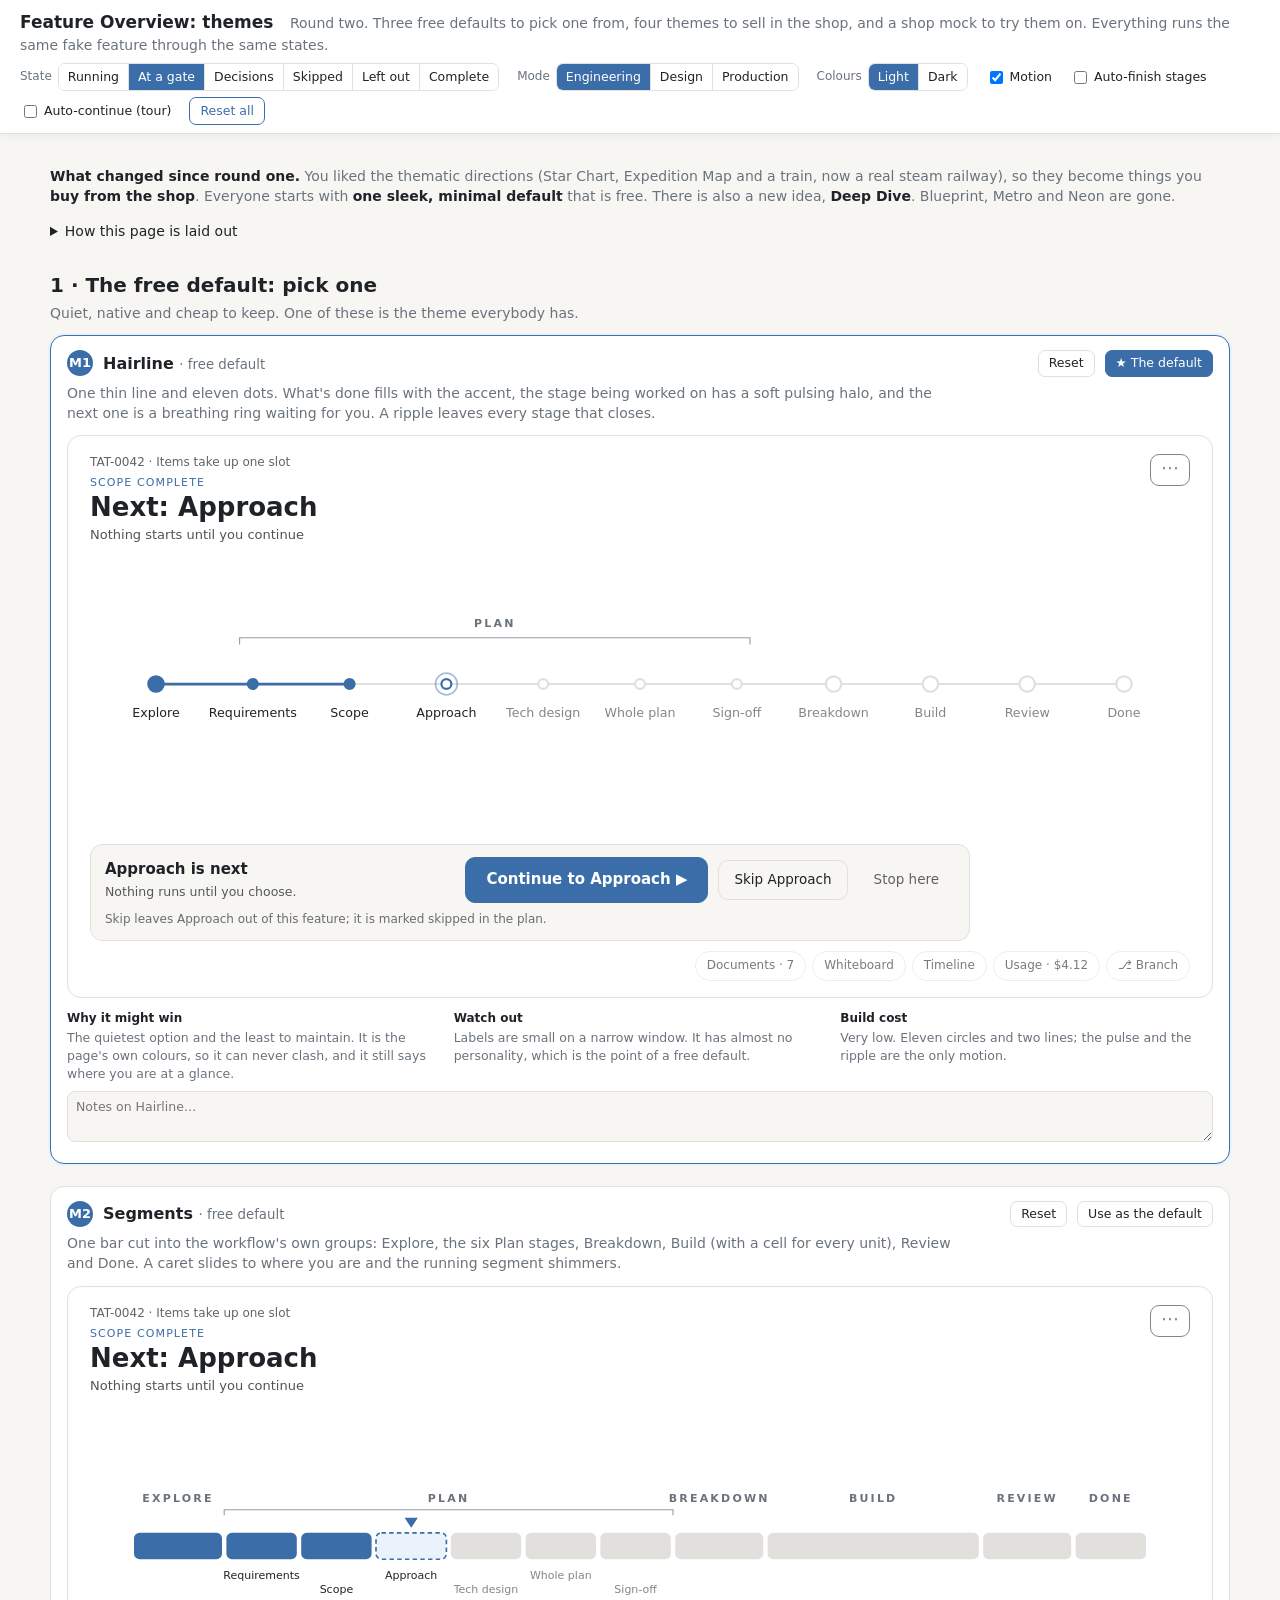
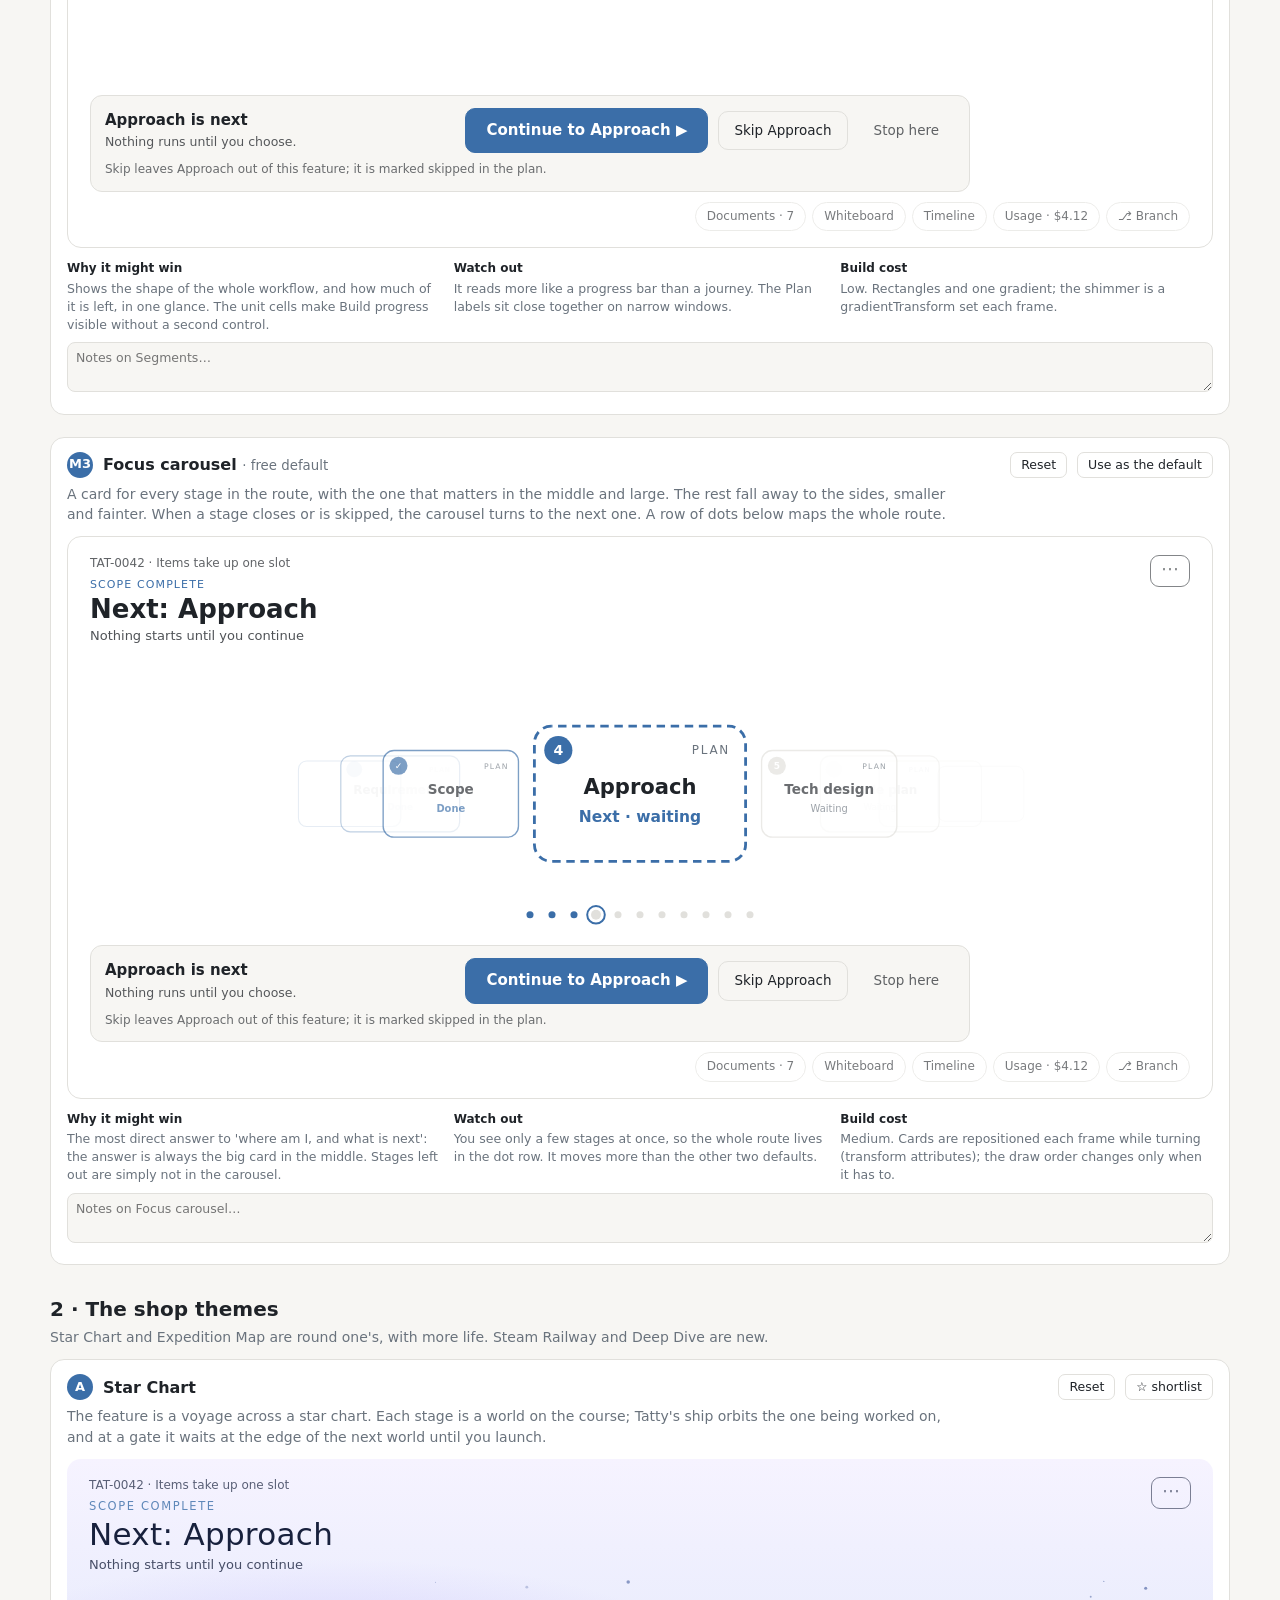
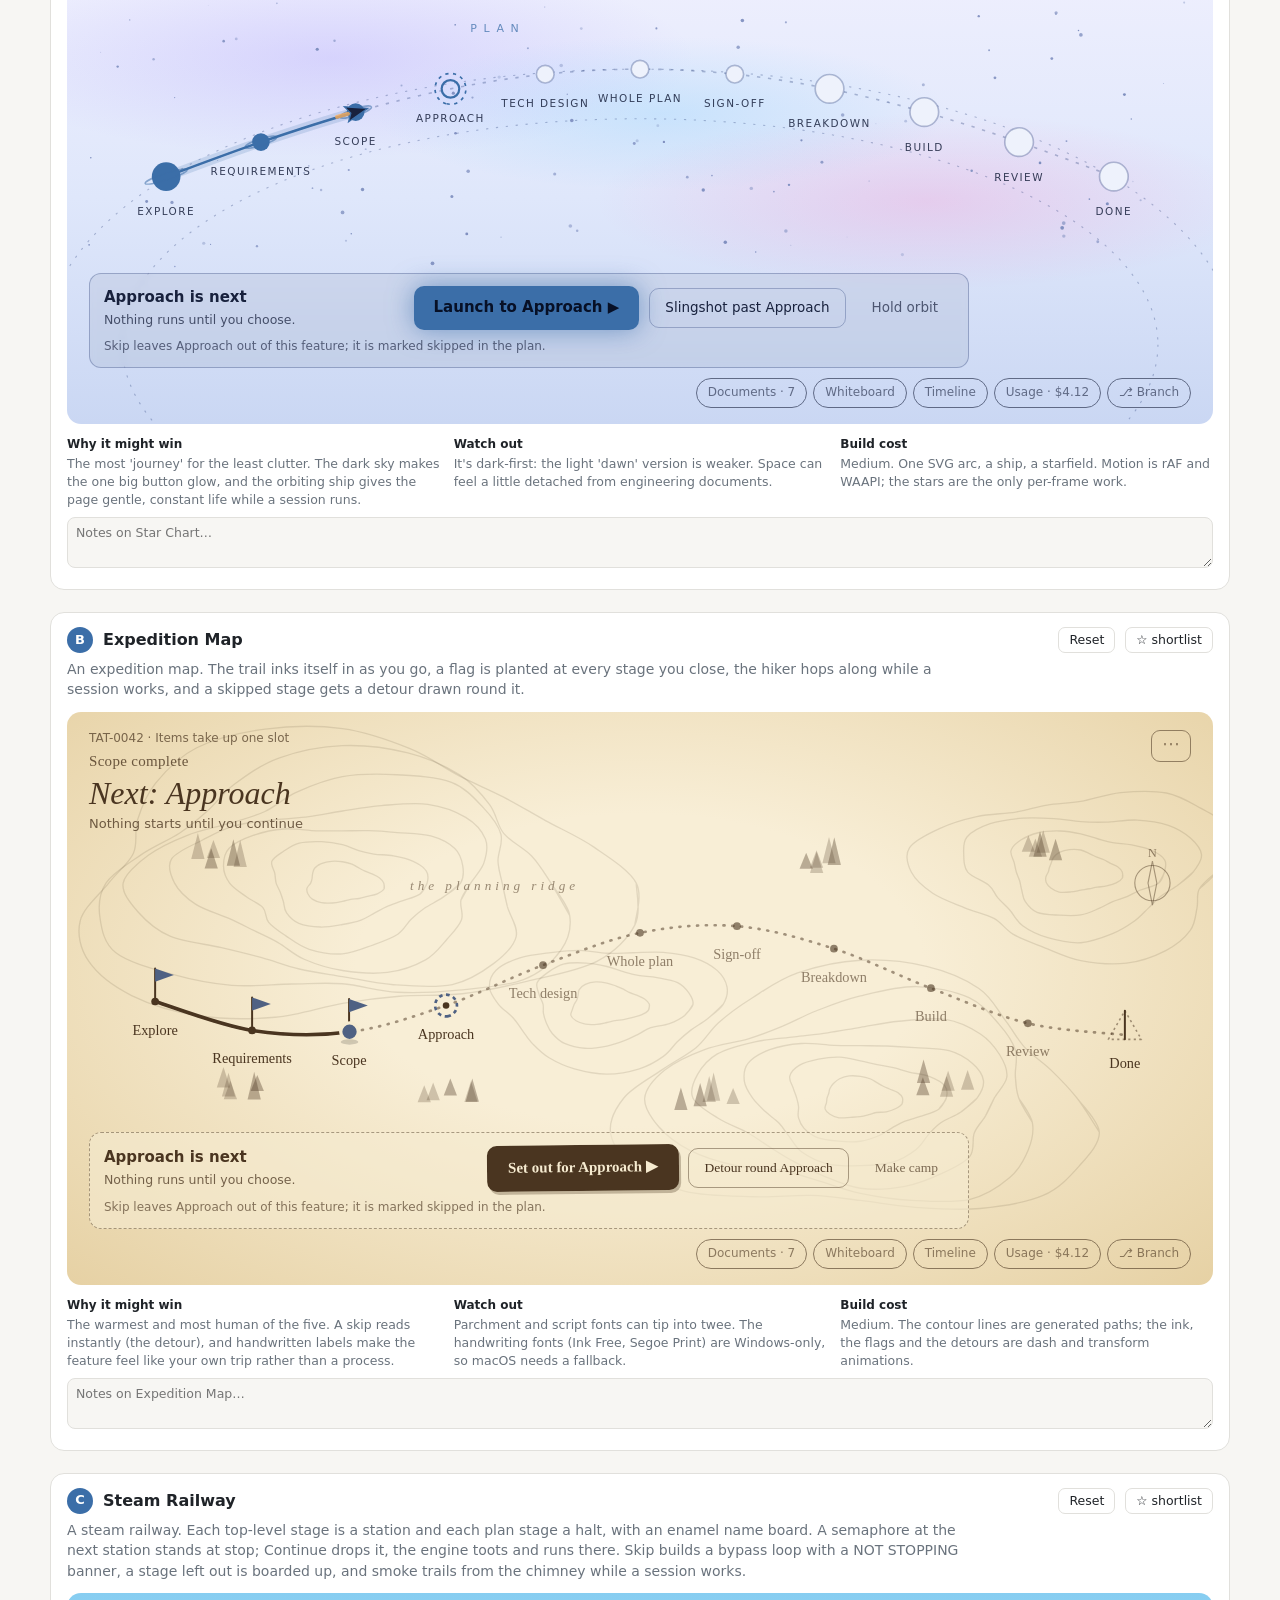
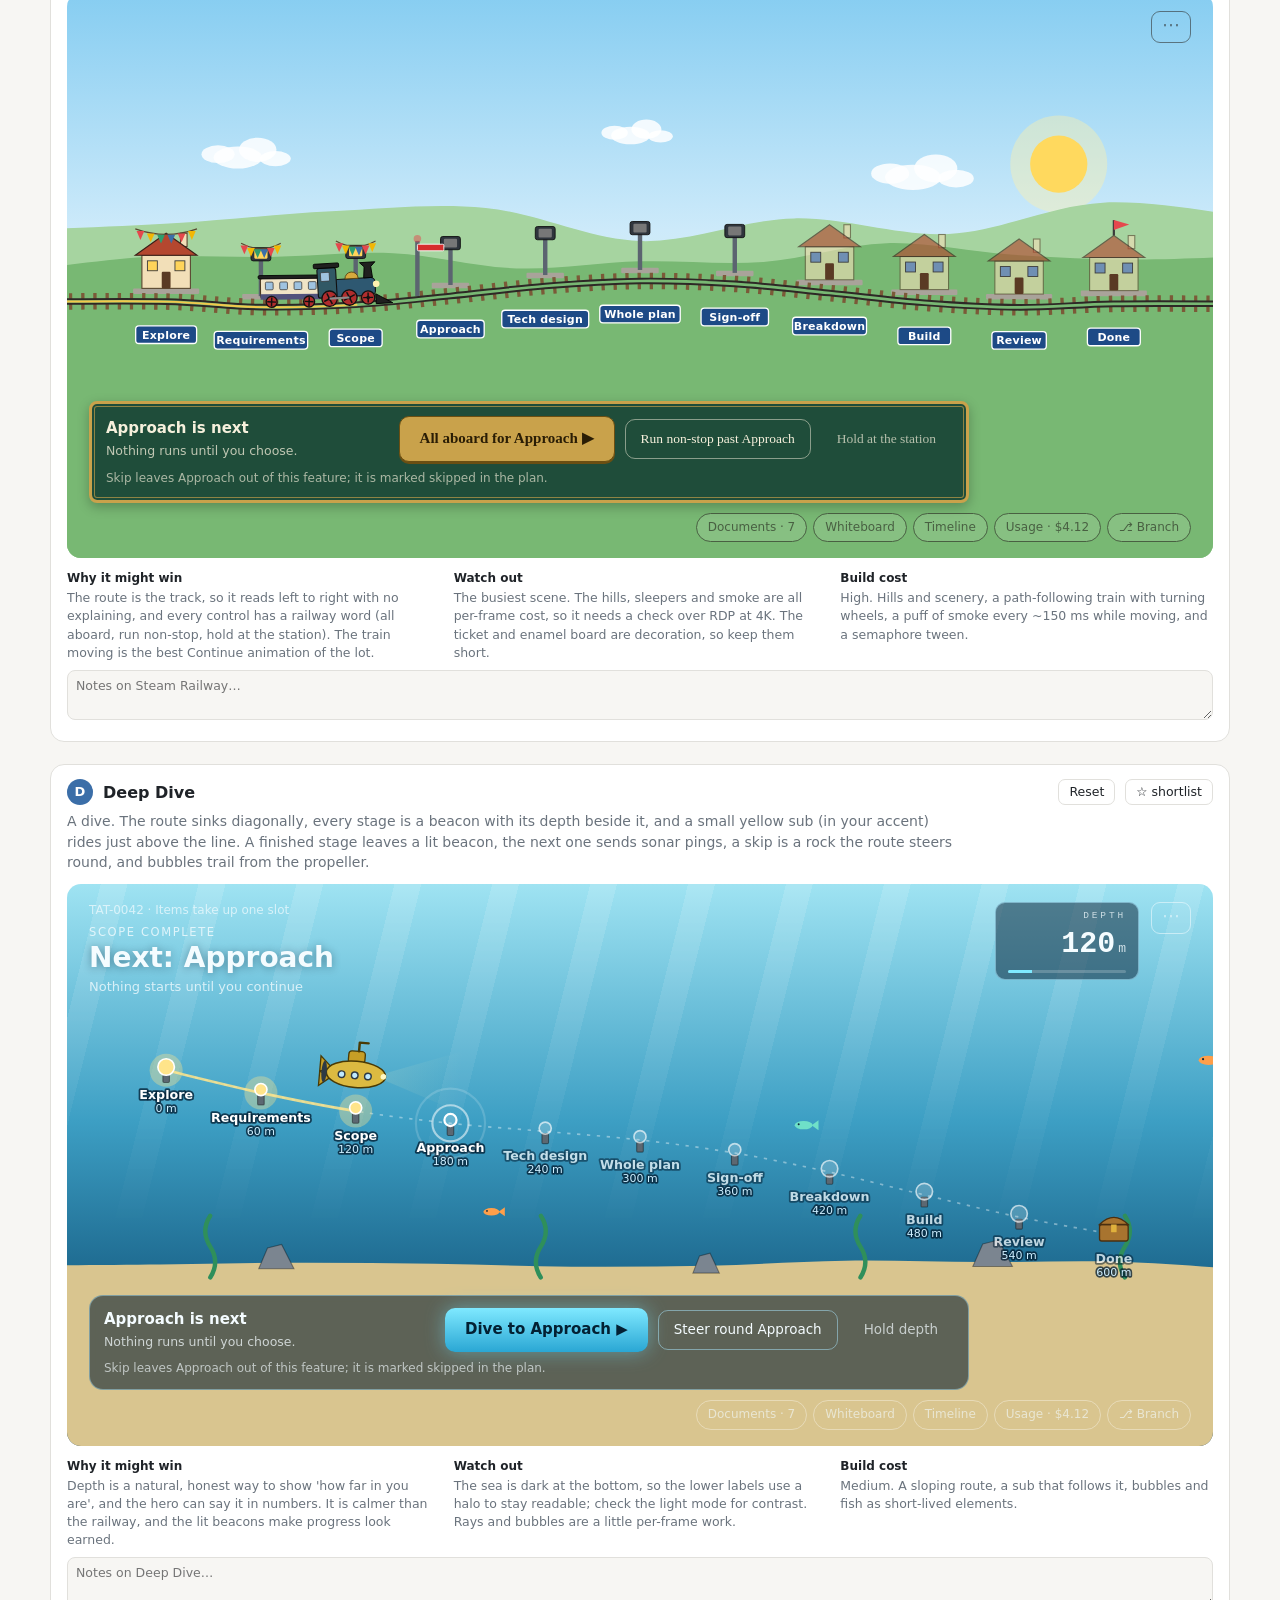
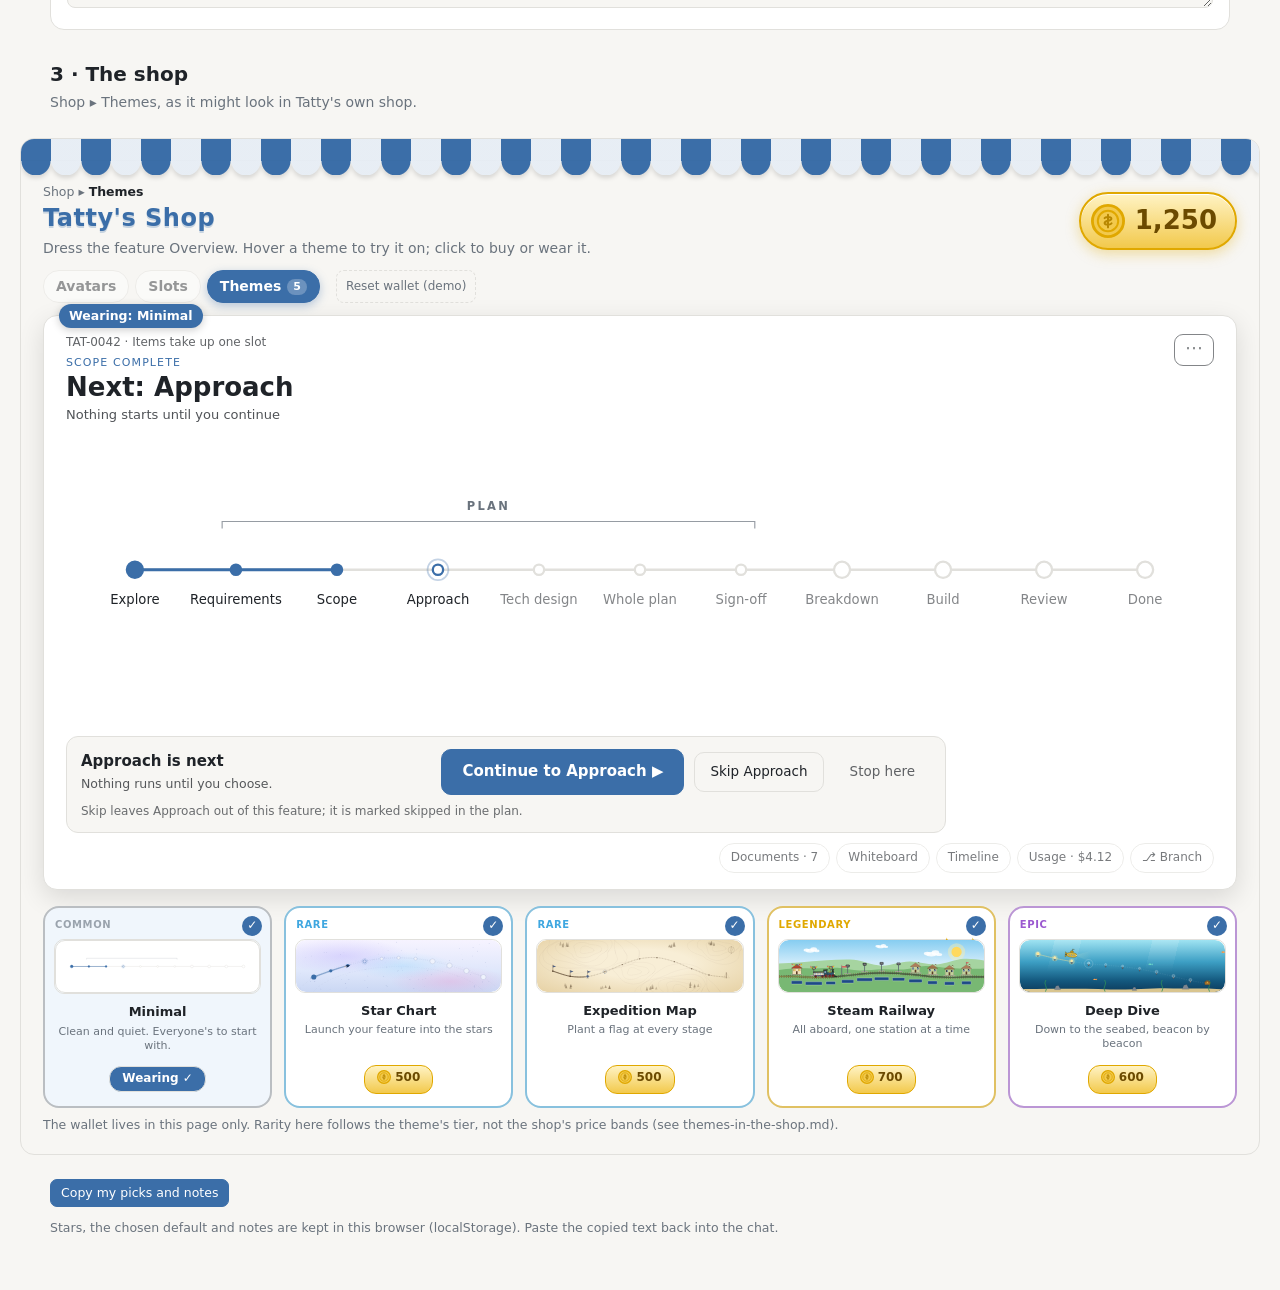
<file: docs/overview/themes.html>
<!doctype html>
<html lang="en">
<head>
<meta charset="utf-8">
<title>Tatty feature Overview: themes board</title>
<!--
  Round two of the Overview board. Three free defaults (M1 to M3), four shop themes
  (A to D) and a shop mock. Nothing here is used by the app, so the app's CSP (no
  inline styles) does not apply; whichever themes ship are rebuilt inside the app's
  own modules under the CSP (CSSOM, WAAPI and adoptedStyleSheets only).

  Every theme draws the same fake feature from the same model (NODES + preset()),
  through the same states, with the same three controls at a gate: Continue, Skip
  and Stop. Each theme is an object with draw / tick / play / hero / voc / panelIn,
  which is the shape a theme module would have in the app.

  Motion is driven from requestAnimationFrame and the Web Animations API, not gated
  on prefers-reduced-motion (this machine reports "reduce" because the OS animation
  effects are off). The Motion switch in the header turns it off.
-->
<style>
:root {
  --bg: #f7f6f3; --panel: #fff; --ink: #1f2328; --dim: #6a737d; --line: #e1e0dc;
  --accent: #3b6ea8; --accent-soft: #eaf2fb;
  font: 14px/1.45 system-ui, "Segoe UI", sans-serif; color: var(--ink); background: var(--bg);
}
body { margin: 0; color: var(--ink); background: var(--bg); }
body.mode-design { --accent: #a9641f; --accent-soft: #fbf1e6; }
body.mode-production { --accent: #7d5bbd; --accent-soft: #f1ecfb; }
body.dark { --bg: #16181d; --panel: #1f2228; --ink: #e6e6e6; --dim: #9aa3ad; --line: #33363d; --accent: #7aa7da; --accent-soft: #22303f; }
body.dark.mode-design { --accent: #e0a86a; --accent-soft: #3a2c1c; }
body.dark.mode-production { --accent: #b49ae6; --accent-soft: #2d2640; }

header.top { position: sticky; top: 0; z-index: 20; background: var(--panel); border-bottom: 1px solid var(--line); padding: 10px 20px 8px; box-shadow: 0 2px 8px rgba(0,0,0,.05); }
header.top h1 { font-size: 17px; margin: 0 12px 0 0; display: inline-block; }
header.top .lead { color: var(--dim); display: inline; }
.controls { display: flex; flex-wrap: wrap; gap: 6px 18px; margin-top: 8px; align-items: center; }
.ctl { display: flex; align-items: center; gap: 4px; flex-wrap: wrap; }
.ctl > span { color: var(--dim); font-size: 12px; margin-right: 2px; }
.seg { display: inline-flex; border: 1px solid var(--line); border-radius: 7px; overflow: hidden; }
.seg button { border: 0; background: var(--panel); color: var(--ink); padding: 4px 9px; font: inherit; font-size: 12.5px; cursor: pointer; border-right: 1px solid var(--line); }
.seg button:last-child { border-right: 0; }
.seg button:hover { background: var(--accent-soft); }
.seg button.on { background: var(--accent); color: #fff; }
label.chk { font-size: 12.5px; display: inline-flex; gap: 4px; align-items: center; cursor: pointer; }
button.act { font: inherit; font-size: 12.5px; padding: 4px 10px; border-radius: 7px; border: 1px solid var(--accent); background: var(--accent); color: #fff; cursor: pointer; }
button.act.ghost { background: var(--panel); color: var(--accent); }

main { padding: 18px 20px 40px; }
.intro { max-width: 1180px; margin: 0 auto 14px; }
.intro p, .intro li { color: var(--dim); }
.intro b, .intro code { color: var(--ink); }
.intro code { background: var(--accent-soft); padding: 0 4px; border-radius: 4px; }
.grid { display: grid; gap: 22px; max-width: 1180px; margin: 0 auto; }
section.card { background: var(--panel); border: 1px solid var(--line); border-radius: 14px; padding: 14px 16px 16px; }
section.card.starred { border-color: var(--accent); box-shadow: 0 0 0 2px var(--accent-soft); }
section.card > header { display: flex; align-items: center; gap: 10px; }
section.card > header .letter { width: 26px; height: 26px; border-radius: 50%; background: var(--accent); color: #fff; display: grid; place-items: center; font-weight: 700; font-size: 13px; }
section.card > header h3 { margin: 0; font-size: 16px; flex: 1; }
section.card > header button { font: inherit; font-size: 12.5px; border: 1px solid var(--line); background: var(--panel); color: var(--ink); border-radius: 7px; padding: 3px 10px; cursor: pointer; }
section.card > header button.on { background: var(--accent); border-color: var(--accent); color: #fff; }
.pitch { color: var(--dim); margin: 6px 0 12px; max-width: 900px; }
dl.notes { display: grid; grid-template-columns: repeat(3, 1fr); gap: 14px; margin: 12px 0 8px; }
dl.notes dt { font-size: 12px; font-weight: 700; color: var(--ink); }
dl.notes dd { margin: 2px 0 0; font-size: 12.5px; color: var(--dim); }
section.card textarea { width: 100%; box-sizing: border-box; min-height: 44px; font: inherit; font-size: 12.5px; border: 1px solid var(--line); border-radius: 8px; padding: 6px 8px; background: var(--bg); color: var(--ink); resize: vertical; }
.out { max-width: 1180px; margin: 24px auto 0; }
.out textarea { width: 100%; min-height: 120px; margin-top: 8px; font: 12px/1.4 ui-monospace, Consolas, monospace; }

/* ------------------------------------------------------------------ the mock, shared */
.mock { position: relative; border-radius: 14px; overflow: hidden; padding: 18px 22px 16px; display: grid; gap: 6px; isolation: isolate; min-height: 470px; align-content: start; }
.m-head { display: flex; align-items: flex-start; gap: 12px; position: relative; z-index: 2; }
.hero { flex: 1; min-height: 92px; }
.h-id { font-size: 12px; opacity: .7; margin-bottom: 4px; }
.h-kick { font-size: 11.5px; letter-spacing: .14em; text-transform: uppercase; opacity: .8; }
.h-big { font-size: 28px; font-weight: 650; line-height: 1.15; margin: 2px 0 3px; }
.h-sub { font-size: 13px; opacity: .78; }
.m-more { font: inherit; font-size: 18px; line-height: 1; padding: 4px 10px 8px; border-radius: 9px; cursor: pointer; background: transparent; color: inherit; border: 1px solid currentColor; opacity: .55; }
.m-more:hover { opacity: 1; }
.m-menu { position: absolute; right: 0; top: 40px; z-index: 6; min-width: 180px; background: var(--panel); color: var(--ink); border: 1px solid var(--line); border-radius: 10px; box-shadow: 0 8px 24px rgba(0,0,0,.2); padding: 4px; font-family: system-ui, "Segoe UI", sans-serif; }
.m-menu button { display: block; width: 100%; text-align: left; font: inherit; font-size: 13px; padding: 6px 10px; border: 0; background: none; color: inherit; border-radius: 6px; cursor: pointer; }
.m-menu button:hover { background: var(--accent-soft); }
.m-menu hr { border: 0; border-top: 1px solid var(--line); margin: 4px 0; }
.m-journey { position: relative; z-index: 1; }
.m-journey svg { display: block; width: 100%; height: auto; aspect-ratio: 1000 / 260; overflow: visible; }
.m-foot { display: flex; flex-direction: column; gap: 10px; position: relative; z-index: 2; }
.panel { max-width: 880px; }
.m-foot .dock { justify-content: flex-end; }
.pbox { display: flex; align-items: center; gap: 10px; flex-wrap: wrap; padding: 12px 14px; border-radius: 12px; }
.pbox .say { flex: 1; min-width: 160px; }
.pbox .say b { display: block; font-size: 15px; }
.pbox .say span { font-size: 12.5px; opacity: .75; }
.btn { font: inherit; font-size: 13.5px; cursor: pointer; border-radius: 10px; padding: 9px 15px; border: 1px solid transparent; background: transparent; color: inherit; }
.btn.go { font-size: 15px; font-weight: 700; padding: 11px 20px; }
.btn.quiet { opacity: .7; border-color: transparent !important; }
.btn[disabled] { opacity: .35; cursor: not-allowed; }
.btn.demo { font-size: 11.5px; opacity: .6; border: 1px dashed currentColor; padding: 3px 8px; border-radius: 6px; }
.pnote { flex-basis: 100%; font-size: 12px; opacity: .65; margin-top: -2px; }
.dock { display: flex; gap: 6px; flex-wrap: wrap; }
.dock button { font: inherit; font-size: 12px; padding: 5px 11px; border-radius: 999px; cursor: pointer; background: transparent; color: inherit; border: 1px solid currentColor; opacity: .6; }
.dock button:hover { opacity: 1; }
.sbar { display: inline-flex; gap: 3px; align-items: flex-end; height: 16px; }
.sbar i { width: 4px; height: 100%; border-radius: 2px; background: currentColor; animation: sb 1s ease-in-out infinite; transform-origin: bottom; }
.sbar i:nth-child(2) { animation-delay: .15s; } .sbar i:nth-child(3) { animation-delay: .3s; } .sbar i:nth-child(4) { animation-delay: .45s; }
@keyframes sb { 0%, 100% { transform: scaleY(.3); } 50% { transform: scaleY(1); } }
.act-t { font-size: 13px; }
.fx { position: absolute; inset: 0; pointer-events: none; z-index: 8; overflow: hidden; }
.fx i { position: absolute; width: 7px; height: 7px; border-radius: 50%; }
.mock svg .pop { transform-box: fill-box; transform-origin: center; }
.mock svg .pop-b { transform-box: fill-box; transform-origin: 50% 100%; }
body.still .mock *, body.still .mock::before, body.still .mock::after { animation: none !important; transition: none !important; }

/* ------------------------------------------------------------------ A: Star Chart */
.t-star { --star: #7f8fbf; --orbit: rgba(40,60,120,.32); --p-todo: #eef2fc; --acc: var(--accent); --hull: #18213d;
  background: linear-gradient(180deg, #f6f3ff 0%, #dfe7fb 60%, #cad7f3 100%); color: #18213d; font-family: "Segoe UI", system-ui, sans-serif;
  --fx1: var(--accent); --fx2: #ffb34d; --fx3: #18213d; }
body.dark .t-star { --star: #fff; --orbit: rgba(150,180,255,.28); --p-todo: #121a36; --acc: color-mix(in srgb, var(--accent) 55%, #a8d8ff); --hull: #fff;
  background: radial-gradient(ellipse at 50% 130%, #1d2d5c 0%, #0a0f24 55%, #04060d 100%); color: #dfe7ff; --fx1: #fff; --fx2: #ffd27a; --fx3: var(--acc); }
.t-star .h-big { font-weight: 300; font-size: 31px; letter-spacing: .01em; }
.t-star .h-kick { color: var(--acc); }
.t-star .star { fill: var(--star); }
.t-star .orbit { fill: none; stroke: var(--orbit); stroke-dasharray: 2 7; }
.t-star .course { fill: none; stroke: var(--orbit); stroke-width: 1.5; stroke-dasharray: 3 7; }
.t-star .course-done { fill: none; stroke: var(--acc); stroke-width: 2.2; stroke-linecap: round; }
.t-star .course-glow { fill: none; stroke: var(--acc); stroke-width: 9; opacity: .18; stroke-linecap: round; }
.t-star .pl .halo, .t-star .pl .ring, .t-star .pl .band { fill: none; }
.t-star .pl .body { fill: var(--p-todo); stroke: var(--orbit); stroke-width: 1.5; }
.t-star .pl.done .body { fill: var(--acc); stroke: none; }
.t-star .pl.done .band { stroke: var(--acc); opacity: .55; stroke-width: 1.4; }
.t-star .pl.now .body { fill: var(--hull); stroke: var(--acc); stroke-width: 2; }
.t-star .pl.now .halo { fill: var(--acc); opacity: .22; }
.t-star .pl.next .body { fill: none; stroke: var(--acc); stroke-width: 2; }
.t-star .pl.next .ring { stroke: var(--acc); stroke-dasharray: 3 4; stroke-width: 1.5; }
.t-star .pl.skip { opacity: .42; }
.t-star .pl.out { opacity: .4; }
.t-star .slash { stroke: #ff7a7a; stroke-width: 2; stroke-linecap: round; }
.t-star .ghost { fill: none; stroke: currentColor; stroke-dasharray: 1 3; }
.t-star .lbl { font-size: 9.5px; letter-spacing: .14em; text-anchor: middle; fill: currentColor; opacity: .85; }
.t-star .lbl2 { font-size: 9px; text-anchor: middle; fill: currentColor; opacity: .55; }
.t-star .grp { font-size: 10px; letter-spacing: .6em; text-anchor: middle; fill: var(--acc); opacity: .75; }
.t-star .hull { fill: var(--hull); stroke: var(--acc); stroke-width: 1.2; }
.t-star .flame { stroke: #ffae55; stroke-width: 3.5; stroke-linecap: round; }
.t-star .pbox { background: color-mix(in srgb, currentColor 6%, transparent); border: 1px solid var(--orbit); backdrop-filter: blur(3px); }
.t-star .btn { border-color: var(--orbit); }
.t-star .btn.go { background: var(--acc); color: #071026; border: 0; box-shadow: 0 0 26px color-mix(in srgb, var(--acc) 60%, transparent); }
.t-star .fx i { width: 3px; height: 3px; border-radius: 0; box-shadow: 0 0 6px 1px currentColor; }

/* ------------------------------------------------------------------ B: Expedition Map */
.t-map { --ink: #4a3520; --paper: #f6ebd0; --acc: color-mix(in srgb, var(--accent) 75%, #8a3b12);
  background: radial-gradient(ellipse at 50% 45%, #f8eed6 35%, #e6d1a4 100%); color: #4a3520; font-family: "Segoe UI", system-ui, sans-serif;
  --fx1: var(--acc); --fx2: #c9a227; --fx3: #4a3520; }
body.dark .t-map { --ink: #ecdcb9; --paper: #1b242c; --acc: color-mix(in srgb, var(--accent) 60%, #ffcf8a);
  background: radial-gradient(ellipse at 50% 45%, #26323c 30%, #10161b 100%); color: #ecdcb9; --fx1: var(--acc); --fx2: #ffe08a; --fx3: #ecdcb9; }
.t-map .h-big { font-family: Georgia, "Times New Roman", serif; font-style: italic; font-weight: 400; font-size: 32px; }
.t-map .h-kick { font-family: "Ink Free", "Segoe Print", cursive; letter-spacing: .02em; text-transform: none; font-size: 15px; }
.t-map .contour { fill: none; stroke: var(--ink); opacity: .13; stroke-width: 1.2; }
.t-map .trail { fill: none; stroke: var(--ink); stroke-width: 2.4; stroke-dasharray: 1 7; stroke-linecap: round; opacity: .5; }
.t-map .trail-done { fill: none; stroke: var(--ink); stroke-width: 3.2; stroke-linecap: round; }
.t-map .detour { fill: none; stroke: var(--ink); stroke-width: 2.6; stroke-linecap: round; stroke-dasharray: 1; }
.t-map .wp-dot { fill: var(--ink); }
.t-map .pole { stroke: var(--ink); stroke-width: 1.8; stroke-linecap: round; }
.t-map .flag { fill: var(--acc); }
.t-map .nextring { fill: none; stroke: var(--acc); stroke-width: 2.2; stroke-dasharray: 3 3; }
.t-map .xm { fill: var(--ink); opacity: .55; font-size: 17px; text-anchor: middle; font-weight: 700; }
.t-map .lbl { font-family: "Ink Free", "Segoe Print", cursive; font-size: 13px; fill: var(--ink); text-anchor: middle; }
.t-map .lbl.struck { text-decoration: line-through; opacity: .5; }
.t-map .lbl.faint { opacity: .4; font-size: 11px; }
.t-map .lbl.todo { opacity: .6; }
.t-map .ridge { font-family: Georgia, serif; font-style: italic; font-size: 12px; fill: var(--ink); opacity: .55; text-anchor: middle; letter-spacing: .3em; }
.t-map .hiker { fill: var(--acc); stroke: var(--paper); stroke-width: 3; }
.t-map .shadow { fill: #000; opacity: .16; }
.t-map .tent { fill: var(--acc); stroke: var(--ink); stroke-width: 1.4; stroke-linejoin: round; }
.t-map .tent.todo { fill: none; opacity: .5; stroke-dasharray: 2 3; }
.t-map .rose { fill: none; stroke: var(--ink); opacity: .45; }
.t-map .rose-t { fill: var(--ink); opacity: .6; font-family: Georgia, serif; font-size: 11px; text-anchor: middle; }
.t-map .pbox { background: color-mix(in srgb, var(--paper) 60%, transparent); border: 1.5px dashed color-mix(in srgb, var(--ink) 45%, transparent); }
.t-map .btn { border-color: color-mix(in srgb, var(--ink) 45%, transparent); font-family: Georgia, serif; }
.t-map .btn.go { background: var(--ink); color: var(--paper); transform: rotate(-.6deg); box-shadow: 2px 3px 0 color-mix(in srgb, var(--ink) 30%, transparent); }
.t-map .fx i { width: 6px; height: 9px; border-radius: 1px; }


/* ------------------------------------------------------------------ the shelf's mini mocks */
.mock.mini { min-height: 0; padding: 4px 4px 0; border-radius: 10px; gap: 0; display: block; }
.mock.mini .m-journey svg { aspect-ratio: 1000 / 240; }
.mock.mini svg text { display: none; }
.mock.mini .fx { display: none; }

/* ------------------------------------------------------------------ the free defaults: native to the page */
.t-min { background: var(--panel); color: var(--ink); border: 1px solid var(--line); font-family: system-ui, "Segoe UI", sans-serif; --fx1: var(--accent); --fx2: var(--dim); --fx3: var(--ink); }
.t-min .h-big { font-weight: 600; font-size: 26px; }
.t-min .h-kick { color: var(--accent); letter-spacing: .1em; font-size: 11px; opacity: 1; }
.t-min .pbox { background: var(--bg); border: 1px solid var(--line); }
.t-min .btn { border-color: var(--line); }
.t-min .btn:hover:not([disabled]) { background: var(--accent-soft); }
.t-min .btn.go { background: var(--accent); color: #fff; border-color: var(--accent); }
.t-min .btn.go:hover { background: var(--accent); filter: brightness(1.08); }
.t-min .dock button { border-color: var(--line); }
.t-min .lbl { font-size: 11.5px; text-anchor: middle; fill: var(--ink); }
.t-min .lbl.todo { opacity: .55; }
.t-min .lbl.struck { text-decoration: line-through; opacity: .5; }
.t-min .lbl.faint { opacity: .4; font-size: 10.5px; }
.t-min .lbl2 { font-size: 10px; text-anchor: middle; fill: var(--dim); }
.t-min .grp { font-size: 10px; letter-spacing: .2em; text-anchor: middle; fill: var(--dim); font-weight: 600; }

/* M1 Hairline */
.t-m1 .hl-line { stroke: var(--line); stroke-width: 2; stroke-linecap: round; }
.t-m1 .hl-done { stroke: var(--accent); stroke-width: 2.5; stroke-linecap: round; }
.t-m1 .hl-bracket { fill: none; stroke: var(--dim); stroke-width: 1; opacity: .7; }
.t-m1 .dotf { fill: var(--panel); stroke: var(--line); stroke-width: 2; }
.t-m1 .done .dotf, .t-m1 .now .dotf { fill: var(--accent); stroke: var(--accent); }
.t-m1 .next .dotf { fill: var(--panel); stroke: var(--accent); }
.t-m1 .skip .dotf { stroke: var(--dim); stroke-dasharray: 2 2; }
.t-m1 .out .dotf { stroke-dasharray: 1 3; opacity: .6; }
.t-m1 .halo { fill: var(--accent); opacity: .2; }
.t-m1 .nring { fill: none; stroke: var(--accent); stroke-width: 1.5; }
.t-m1 .ripple { fill: none; stroke: var(--accent); stroke-width: 1.5; transform-box: fill-box; transform-origin: center; }

/* M2 Segments */
.t-m2 .seg-base { fill: var(--line); }
.t-m2 .done .seg-base, .t-m2 .now .seg-base { fill: var(--accent); }
.t-m2 .next .seg-base { fill: var(--accent-soft); stroke: var(--accent); stroke-width: 1.5; stroke-dasharray: 4 3; }
.t-m2 .skip .seg-base { fill: none; stroke: var(--dim); stroke-width: 1.3; stroke-dasharray: 4 3; }
.t-m2 .out .seg-base { fill: none; stroke: var(--line); stroke-width: 1.3; stroke-dasharray: 1 3; }
.t-m2 .seg-shine { pointer-events: none; }
.t-m2 .cell { fill: rgba(255,255,255,.32); }
.t-m2 .cell.on { fill: #fff; }
.t-m2 .cell.run { fill: #fff; opacity: .6; }
.t-m2 .bracket { fill: none; stroke: var(--dim); stroke-width: 1; opacity: .7; }
.t-m2 .caret { fill: var(--accent); }

/* M3 Focus carousel */
.t-m3 .fc-card { fill: var(--panel); stroke: var(--line); stroke-width: 1.5; }
.t-m3 .done .fc-card { stroke: var(--accent); }
.t-m3 .now .fc-card { stroke: var(--accent); stroke-width: 3; fill: var(--accent-soft); }
.t-m3 .next .fc-card { stroke: var(--accent); stroke-dasharray: 6 4; stroke-width: 2; }
.t-m3 .skip .fc-card, .t-m3 .out .fc-card { stroke-dasharray: 3 3; opacity: .75; }
.t-m3 .fc-name { font-size: 15px; font-weight: 650; text-anchor: middle; fill: var(--ink); }
.t-m3 .skip .fc-name { text-decoration: line-through; opacity: .6; }
.t-m3 .fc-stat { font-size: 11px; text-anchor: middle; fill: var(--dim); }
.t-m3 .done .fc-stat, .t-m3 .now .fc-stat, .t-m3 .next .fc-stat { fill: var(--accent); font-weight: 600; }
.t-m3 .fc-badge { fill: var(--line); }
.t-m3 .done .fc-badge, .t-m3 .now .fc-badge, .t-m3 .next .fc-badge { fill: var(--accent); }
.t-m3 .fc-num { font-size: 10px; font-weight: 700; text-anchor: middle; fill: #fff; }
.t-m3 .fc-tag { font-size: 8.5px; letter-spacing: .15em; text-anchor: end; fill: var(--dim); }
.t-m3 .cell { fill: var(--line); } .t-m3 .cell.on { fill: var(--accent); }
.t-m3 .dot { fill: var(--line); } .t-m3 .dot.done { fill: var(--accent); } .t-m3 .dot.skip { fill: none; stroke: var(--dim); stroke-width: 1.2; }
.t-m3 .dot.out { fill: none; stroke: var(--line); stroke-dasharray: 1 2; } .t-m3 .dot.focus { fill: none; stroke: var(--accent); stroke-width: 1.8; }

/* ------------------------------------------------------------------ A and B: the additions */
.t-star .nb-a { stop-color: #8a6bff; } .t-star .nb-b { stop-color: #ff5fb4; } .t-star .nb-c { stop-color: #4fc3ff; }
body:not(.dark) .t-star .nebula { opacity: .35; }
.t-star .shoot { stroke: var(--hull); stroke-width: 1.6; stroke-linecap: round; fill: none; }
.t-map .tree { fill: var(--ink); opacity: .24; stroke: none; }
.t-map .tree.t2 { opacity: .36; }

/* ------------------------------------------------------------------ C: Steam Railway */
.t-rail { --ground: #78b873; --hill-far: #a6d4a0; --sleeper: #7b5a38; --rail: #2d2926; --wall: #f2dfb8; --roof: #b4472f; --door: #5a3a24; --win: #6f8fb3; --lit: #ffd45a;
  --board: #1d4a86; --smoke: #fff; --cloud: #fff; --post: #5b6470;
  background: linear-gradient(180deg, #86cdf1 0%, #cdeafa 42%, #e6f5e2 70%, #78b873 100%); color: #2a2622; font-family: "Segoe UI", system-ui, sans-serif;
  --fx1: #f2b705; --fx2: #e5484d; --fx3: #fff; }
body.dark .t-rail { --ground: #284a45; --hill-far: #3a5f63; --sleeper: #4a3827; --rail: #121214; --wall: #8e7e63; --roof: #6c2c28; --door: #2d1d12; --win: #2d3b57; --lit: #ffc94a;
  --board: #15325d; --smoke: #d8d2e6; --cloud: #8790b8; --post: #8a93a2;
  background: linear-gradient(180deg, #161c42 0%, #4a3066 45%, #d9795a 76%, #284a45 100%); color: #fbeedd; }
.t-rail .h-big { font-family: Georgia, "Times New Roman", serif; }
.t-rail .sun, .t-rail .moon, .t-rail .nstar { display: none; }
body:not(.dark) .t-rail .sun { display: inline; }
body.dark .t-rail .moon, body.dark .t-rail .nstar { display: inline; }
.t-rail .sun-core { fill: #ffd95e; } .t-rail .sun-glow { fill: #fff1a8; opacity: .4; }
.t-rail .moon-core { fill: #f4f1d8; } .t-rail .crater { fill: #cdc9b0; } .t-rail .nstar { fill: #fff; }
.t-rail .cloud { fill: var(--cloud); opacity: .85; } body.dark .t-rail .cloud { opacity: .3; }
.t-rail .hill-far { fill: var(--hill-far); } .t-rail .hill-near { fill: var(--ground); }
.t-rail .r-sleep { fill: none; stroke: var(--sleeper); stroke-width: 15; stroke-dasharray: 3 8; }
.t-rail .r-rail { fill: none; stroke: var(--rail); stroke-width: 6; }
.t-rail .r-in { fill: none; stroke: var(--ground); stroke-width: 2.4; }
.t-rail .r-shine { fill: none; stroke: #f3c94b; stroke-width: 1.7; stroke-linecap: round; }
.t-rail .r-bypass { fill: none; stroke: var(--rail); stroke-width: 3; stroke-linecap: round; stroke-dasharray: 1; }
.t-rail .platform { fill: #a9a39a; } body.dark .t-rail .platform { fill: #5b5a63; }
.t-rail .wall { fill: var(--wall); stroke: #5a4630; stroke-width: 1; } .t-rail .roof { fill: var(--roof); stroke: #3a1f18; stroke-width: 1; }
.t-rail .door { fill: var(--door); } .t-rail .win { fill: var(--win); stroke: #3a3a3a; stroke-width: .8; }
.t-rail .done .win, .t-rail .now .win { fill: var(--lit); }
.t-rail .todo .wall, .t-rail .todo .roof { opacity: .62; }
.t-rail .post { fill: var(--post); } .t-rail .lamp-box { fill: #2f353d; stroke: #111; stroke-width: .8; } .t-rail .lamp-glass { fill: #777; }
.t-rail .done .lamp-glass, .t-rail .now .lamp-glass { fill: var(--lit); }
.t-rail .plank { fill: #8c6a42; stroke: #4a3520; stroke-width: .8; }
.t-rail .pole { stroke: #3a3a3a; stroke-width: 2; }
.t-rail .flag { fill: #e5484d; }
.t-rail .board { fill: var(--board); stroke: #fff; stroke-width: 1.2; }
.t-rail .board-t { fill: #fff; font-size: 10px; font-weight: 700; text-anchor: middle; letter-spacing: .02em; }
.t-rail .board-t.struck { text-decoration: line-through; opacity: .6; }
.t-rail .board-t.red { fill: #ff8a80; letter-spacing: .12em; }
.t-rail .banner { fill: #d62d2d; stroke: #fff; stroke-width: 1; } .t-rail .banner-t { fill: #fff; font-size: 7.5px; font-weight: 800; letter-spacing: .1em; text-anchor: middle; }
.t-rail .sub-t { font-size: 9px; text-anchor: middle; fill: currentColor; opacity: .75; }
.t-rail .bunt-s { fill: none; stroke: #5a4630; stroke-width: 1; }
.t-rail .semap { fill: var(--post); } .t-rail .arm { fill: #d62d2d; stroke: #fff; stroke-width: .8; }
.t-rail .sig-lamp { fill: #e5484d; }
.t-rail .boiler { fill: color-mix(in srgb, var(--accent) 55%, #1f3d2d); stroke: #101010; stroke-width: 1; }
.t-rail .cab { fill: color-mix(in srgb, var(--accent) 40%, #2a4a39); stroke: #101010; stroke-width: 1; }
.t-rail .loco-dark { fill: #20201f; stroke: #000; stroke-width: .8; }
.t-rail .brass { fill: #d6a93d; stroke: #5a4310; stroke-width: .8; }
.t-rail .lamp-f { fill: #fff3b0; }
.t-rail .wheel-r { fill: #b02d2d; stroke: #111; stroke-width: 1.2; } .t-rail .spoke { stroke: #111; stroke-width: 1.3; } .t-rail .rod { stroke: #8a8a8a; stroke-width: 2; }
.t-rail .coach { fill: #f0e4c6; stroke: #4a3a22; stroke-width: 1; } .t-rail .coach-low { fill: color-mix(in srgb, var(--accent) 65%, #7a1f2a); }
.t-rail .coach-win { fill: #9fc3e0; stroke: #3a3a3a; stroke-width: .7; } body.dark .t-rail .coach-win { fill: var(--lit); }
.t-rail .r-puff { fill: var(--smoke); transform-box: fill-box; transform-origin: center; }
.t-rail .toot { font-size: 15px; font-weight: 800; font-style: italic; fill: #fff; stroke: #3a2a10; stroke-width: 3; paint-order: stroke; text-anchor: middle; }
.t-rail .pop-b { transform-box: fill-box; transform-origin: 50% 100%; }
.t-rail .pbox { background: #1f4d3a; border: 3px solid #c9a24b; box-shadow: inset 0 0 0 2px #1f4d3a, inset 0 0 0 3px rgba(201,162,75,.65), 0 4px 12px rgba(0,0,0,.25); border-radius: 8px; color: #f6f0dc; }
.t-rail .btn { border-color: rgba(246,240,220,.5); font-family: Georgia, serif; }
.t-rail .btn.go { background: #c9a24b; color: #2a1d05; border-color: #6b4f12; box-shadow: 0 2px 0 #6b4f12; font-weight: 800; }
.t-rail .dock button { border-color: currentColor; background: color-mix(in srgb, #fff 18%, transparent); }
.t-rail .fx i { width: 6px; height: 6px; border-radius: 2px; }
.ticket { display: inline-flex; max-width: 560px; color: #3a2a18; font-family: Georgia, "Times New Roman", serif; transform: rotate(-.7deg); filter: drop-shadow(0 3px 5px rgba(0,0,0,.25)); }
.ticket .tk-main { background: #f6ecc9; border-radius: 8px 0 0 8px; padding: 9px 16px 9px 14px; border: 1px solid #b9a26a; border-right: 0; min-width: 330px; }
.ticket .tk-stub { background: #efe0b2; border-radius: 0 8px 8px 0; padding: 9px 12px; border: 1px solid #b9a26a; border-left: 2px dashed #b9a26a; display: flex; flex-direction: column; justify-content: space-between; align-items: center; min-width: 96px; position: relative; }
.ticket .tk-top { font-size: 10.5px; letter-spacing: .14em; text-transform: uppercase; opacity: .75; }
.ticket .tk-route { font-size: 24px; line-height: 1.2; margin: 2px 0; } .ticket .tk-route small { font-size: 11px; letter-spacing: .18em; opacity: .7; margin: 0 4px; }
.ticket .tk-sub { font-size: 12px; opacity: .8; font-style: italic; }
.ticket .tk-stub span { font-size: 10px; letter-spacing: .18em; font-weight: 700; } .ticket .tk-stub b { font-size: 12px; }
.ticket .punches { display: flex; gap: 4px; flex-wrap: wrap; justify-content: center; max-width: 80px; min-height: 8px; }
.ticket .punch { width: 7px; height: 7px; border-radius: 50%; background: var(--bg); box-shadow: inset 0 1px 2px rgba(0,0,0,.5); display: block; }

/* ------------------------------------------------------------------ D: Deep Dive */
.t-sea { --kelp: #2f8f5b; --sand: #d9c58f; --rock: #7b8590; --lit: #ffe48a; --sonar: #fff;
  background: linear-gradient(180deg, #9fe3f2 0%, #3d9fc4 42%, #14597f 78%, #0d3b5c 100%); color: #f4fcff; font-family: "Segoe UI", system-ui, sans-serif;
  --fx1: #fff; --fx2: #bff4ff; --fx3: #ffe48a; }
body.dark .t-sea { --kelp: #1f6a47; --sand: #5d5a48; --rock: #4a5560;
  background: linear-gradient(180deg, #0d3550 0%, #08263d 45%, #04121f 85%, #02080f 100%); }
.t-sea::before { content: ""; position: absolute; left: -30%; right: -30%; top: -10%; height: 85%; z-index: -1; pointer-events: none;
  background: repeating-linear-gradient(104deg, rgba(255,255,255,.16) 0 26px, transparent 26px 95px);
  -webkit-mask-image: linear-gradient(180deg, #000, transparent 85%); mask-image: linear-gradient(180deg, #000, transparent 85%); animation: rays 9s ease-in-out infinite alternate; }
body.dark .t-sea::before { opacity: .45; }
@keyframes rays { from { transform: translateX(-4%) skewX(-3deg); } to { transform: translateX(4%) skewX(3deg); } }
.t-sea .h-big { text-shadow: 0 1px 8px rgba(0,30,50,.4); font-weight: 650; }
.t-sea .seabed { fill: var(--sand); } .t-sea .rock { fill: var(--rock); stroke: rgba(0,0,0,.35); stroke-width: 1; }
.t-sea .kelp { fill: none; stroke: var(--kelp); stroke-width: 4; stroke-linecap: round; }
.t-sea .course { fill: none; stroke: rgba(255,255,255,.4); stroke-width: 1.5; stroke-dasharray: 3 6; }
.t-sea .course-done { fill: none; stroke: var(--lit); stroke-width: 2.4; stroke-linecap: round; opacity: .85; }
.t-sea .beacon-b { fill: #5c6872; stroke: rgba(0,0,0,.4); stroke-width: 1; }
.t-sea .beacon-l { fill: rgba(255,255,255,.18); stroke: rgba(255,255,255,.65); stroke-width: 1.5; }
.t-sea .done .beacon-l { fill: var(--lit); stroke: #fff; } .t-sea .now .beacon-l { fill: var(--lit); stroke: #fff; opacity: .7; }
.t-sea .next .beacon-l { stroke: #fff; stroke-width: 2; }
.t-sea .glow { fill: var(--lit); opacity: .35; } .t-sea .ping { fill: none; stroke: var(--sonar); stroke-width: 2; }
.t-sea .out .beacon-l { stroke-dasharray: 2 3; opacity: .45; }
.t-sea .detour { fill: none; stroke: #fff; stroke-width: 2.4; stroke-linecap: round; stroke-dasharray: 1; opacity: .85; }
.t-sea .lbl { font-size: 11.5px; font-weight: 700; text-anchor: middle; fill: #fff; stroke: rgba(0,25,45,.75); stroke-width: 3.2px; paint-order: stroke; stroke-linejoin: round; }
.t-sea .lbl2 { font-size: 10px; text-anchor: middle; fill: #cfefff; stroke: rgba(0,25,45,.75); stroke-width: 3px; paint-order: stroke; stroke-linejoin: round; font-variant-numeric: tabular-nums; }
.t-sea .lbl.struck { text-decoration: line-through; opacity: .7; } .t-sea .lbl.faint { opacity: .5; }
.t-sea .chest { fill: #a8742f; stroke: #4a2f10; stroke-width: 1.2; } .t-sea .chest-band { fill: #e0b13c; }
.t-sea .sub-body { fill: color-mix(in srgb, var(--accent) 14%, #f6c630); stroke: #4a3a05; stroke-width: 1.4; }
.t-sea .sub-dark { fill: color-mix(in srgb, var(--accent) 12%, #d9a514); stroke: #4a3a05; stroke-width: 1.2; }
.t-sea .porthole { fill: #bfeaff; stroke: #2d3a45; stroke-width: 1.3; }
.t-sea .periscope { fill: none; stroke: #4a3a05; stroke-width: 2.2; stroke-linecap: round; stroke-linejoin: round; }
.t-sea .prop { fill: #2d3a45; } .t-sea .lamp { fill: #fff7c2; }
.t-sea .sea-bubble { fill: rgba(255,255,255,.18); stroke: rgba(255,255,255,.85); stroke-width: 1; transform-box: fill-box; transform-origin: center; }
.t-sea .fish-a { fill: #ff9f4a; } .t-sea .fish-b { fill: #6fe0c8; } .t-sea .fish-eye { fill: #12263a; }
.t-sea .pbox { background: rgba(4,26,46,.58); border: 1px solid rgba(170,232,255,.45); backdrop-filter: blur(4px); border-radius: 14px; }
.t-sea .btn { border-color: rgba(170,232,255,.5); }
.t-sea .btn.go { background: linear-gradient(180deg, #7fe9ff, #2aa7d4); color: #032033; border: 0; box-shadow: 0 0 20px rgba(120,230,255,.45); font-weight: 800; }
.t-sea .dock button { border-color: rgba(255,255,255,.6); }
.t-sea .fx i { width: 5px; height: 5px; background: transparent !important; border: 1.5px solid #fff; }
.depth-hero { display: flex; gap: 18px; align-items: flex-start; }
.depth-hero > div:first-child { flex: 1; }
.depth { font-family: Consolas, "Cascadia Mono", monospace; border: 1px solid rgba(170,232,255,.55); background: rgba(4,26,46,.5); border-radius: 10px; padding: 6px 12px; text-align: right; min-width: 118px; }
.depth small { display: block; font-size: 9.5px; letter-spacing: .3em; opacity: .75; }
.depth b { font-size: 30px; font-weight: 600; font-variant-numeric: tabular-nums; } .depth span { font-size: 13px; margin-left: 3px; opacity: .8; }
.depth i { display: block; height: 3px; border-radius: 2px; background: rgba(255,255,255,.2); margin-top: 3px; overflow: hidden; }
.depth i::after { content: ""; display: block; height: 100%; width: var(--dp, 0%); background: #7fe9ff; }

/* ------------------------------------------------------------------ the shop mock */
:root { --on-accent: #fff; --ok: #2e9d5b; --bad: #d64545; }
body.dark { --on-accent: #0d1117; }
.shopmock { margin-top: 26px; border: 1px solid var(--line); border-radius: 14px; background: var(--bg); overflow: hidden; padding-bottom: 20px; position: relative; }
.shopmock .shop-awning { height: 22px; }
.shopmock .shop-head { padding: 22px 22px 8px; }
.shopmock .shop-title h2 { font-size: 24px; }
.shopmock .crumbs { color: var(--dim); font-size: 12.5px; } .shopmock .crumbs b { color: var(--ink); }
.shopmock .shop-balance { position: relative; }
.shopmock .shop-tabs { padding: 4px 22px 12px; margin: 0; }
.shopmock .shop-tab[disabled] { opacity: .45; cursor: not-allowed; }
.shopmock .shop-tab { font: inherit; font-weight: 600; background: var(--panel); border: 1px solid var(--line); color: var(--ink); cursor: pointer; }
.shopmock .shop-tab.on { background: var(--accent); color: var(--on-accent); }
.sh-preview { position: relative; margin: 0 22px 16px; }
.sh-preview .shop-trying { top: -11px; left: 16px; z-index: 12; font-size: 12.5px; }
.sh-preview .mock { box-shadow: 0 8px 26px rgba(0,0,0,.12); }
.sh-shelf { display: grid; grid-template-columns: repeat(5, minmax(0, 1fr)); gap: 12px; padding: 0 22px; }
@media (max-width: 1000px) { .sh-shelf { grid-template-columns: repeat(2, minmax(0, 1fr)); } }
.sh-shelf .shop-card { cursor: pointer; font: inherit; color: inherit; padding: 10px 10px 12px; }
.sh-shelf .sc-thumb { display: block; height: auto; width: 100%; background: none; padding: 0; margin: 4px 0 6px; border-radius: 10px; overflow: hidden; border: 1px solid var(--line); }
.sh-shelf .sc-note { min-height: 3.2em; }
.sh-shelf .sc-act .coin { width: 14px; height: 14px; }
.sh-hint { color: var(--dim); font-size: 12.5px; padding: 8px 22px 0; }
.shopmock .coin-float { z-index: 30; }
.fly-coin { z-index: 130; }
#coin-layer { position: fixed; inset: 0; pointer-events: none; z-index: 120; overflow: hidden; }
.shopmock .resetw { font: inherit; font-size: 12px; border: 1px dashed var(--line); background: none; color: var(--dim); border-radius: 8px; padding: 3px 9px; cursor: pointer; margin-left: 10px; }
section.card.pick .picked { display: none; }
.pickbtn.on { background: var(--accent); color: #fff; border-color: var(--accent); }
.secthead { max-width: 1180px; margin: 30px auto 12px; }
.secthead h2 { margin: 0 0 3px; font-size: 20px; } .secthead p { margin: 0; color: var(--dim); }

  border: 1px solid var(--line); color: var(--ink); text-decoration: none; font-weight: 700; font-size: 13px;
  background: linear-gradient(180deg, color-mix(in srgb, #F2C94C 18%, var(--panel)), var(--panel));
  transition: transform .15s ease, box-shadow .15s ease, border-color .15s ease; }
.purse:hover, .purse.on { border-color: #E0A800; box-shadow: 0 2px 10px rgba(224, 168, 0, .25); transform: translateY(-1px); }
.purse-ico { width: 24px; height: 24px; transform-origin: 50% 80%; }
.purse .tie { stroke: var(--accent); } .purse .knot { fill: var(--accent); }
.purse-count { font-variant-numeric: tabular-nums; min-width: 1.6em; }
.coin-ico { width: 100%; height: 100%; display: block; }

#coin-layer { position: fixed; inset: 0; pointer-events: none; z-index: 120; overflow: hidden; }
.fly-coin { position: absolute; width: 22px; height: 22px; filter: drop-shadow(0 2px 2px rgba(0, 0, 0, .25)); }
.coin-float { position: absolute; transform: translateX(-50%); white-space: nowrap; font-weight: 800; font-size: 16px; color: #E0A800;
  text-shadow: 0 1px 0 #7A5200, 0 0 6px rgba(255, 226, 122, .8); }
.coin-float.why { font-size: 12px; font-weight: 600; color: var(--ink); text-shadow: none; padding: 2px 8px; border-radius: 10px;
  background: var(--panel); border: 1px solid #E0A800; box-shadow: 0 2px 8px rgba(0, 0, 0, .12); }
.coin-float.need { font-size: 13px; color: #fff; text-shadow: none; padding: 3px 10px; border-radius: 12px; background: var(--bad); }
.spark { position: absolute; border-radius: 50%; }
.spark.star { border-radius: 1px; clip-path: polygon(50% 0, 62% 38%, 100% 50%, 62% 62%, 50% 100%, 38% 62%, 0 50%, 38% 38%); }

/* ---------------------------------------------------------------- the shop */
#page-shop.on { display: flex; flex: 1; min-height: 0; }
.shop-page { flex: 1; overflow: auto; position: relative; padding-bottom: 30px;
  background: radial-gradient(1200px 500px at 70% -10%, color-mix(in srgb, var(--accent) 10%, transparent), transparent 70%), var(--bg); }

/* a striped awning with a scalloped edge over the shop's front */
.shop-awning { height: 30px; position: relative;
  background: repeating-linear-gradient(90deg, var(--accent) 0 30px, color-mix(in srgb, var(--accent) 12%, #fff) 30px 60px); }
.shop-awning::after { content: ""; position: absolute; left: 0; right: 0; top: 100%; height: 14px;
  background: radial-gradient(circle at 15px 0, var(--accent) 14px, transparent 15px) 0 0 / 60px 14px repeat-x,
              radial-gradient(circle at 45px 0, color-mix(in srgb, var(--accent) 12%, #fff) 14px, transparent 15px) 0 0 / 60px 14px repeat-x;
  filter: drop-shadow(0 3px 2px rgba(0, 0, 0, .12)); }

.shop-head { display: flex; align-items: center; gap: 18px; padding: 26px 26px 10px; flex-wrap: wrap; }
.shop-title { flex: 1; min-width: 240px; }
.shop-title h2 { margin: 0; font-size: 28px; letter-spacing: .5px; color: var(--accent);
  text-shadow: 0 2px 0 color-mix(in srgb, var(--accent) 25%, transparent); }
.shop-title p { margin: 2px 0 0; color: var(--dim); }
.shop-balance { display: inline-flex; align-items: center; gap: 10px; padding: 8px 18px 8px 10px; border-radius: 30px;
  background: linear-gradient(180deg, #FFF3C4, #F2C94C); border: 2px solid #E0A800; color: #6B4A00;
  box-shadow: 0 4px 14px rgba(224, 168, 0, .35), inset 0 1px 0 #fff; }
.shop-balance .coin { width: 34px; height: 34px; animation: coin-spin 3.2s ease-in-out infinite; }
.shop-balance .num { font-size: 26px; font-weight: 800; font-variant-numeric: tabular-nums; min-width: 2ch; }
@keyframes coin-spin { 0%, 60%, 100% { transform: scaleX(1); } 70% { transform: scaleX(.05); } 80% { transform: scaleX(-1); } 90% { transform: scaleX(.05); } }
.shop-switches { display: flex; gap: 6px; }
.shop-switch { display: inline-flex; align-items: center; gap: 6px; border-radius: 14px; padding: 3px 10px 3px 4px; font-size: 12.5px; }
.shop-switch .knob { width: 26px; height: 15px; border-radius: 8px; background: var(--line); position: relative; transition: background .15s; }
.shop-switch .knob::after { content: ""; position: absolute; top: 2px; left: 2px; width: 11px; height: 11px; border-radius: 50%; background: #fff;
  box-shadow: 0 1px 2px rgba(0, 0, 0, .3); transition: transform .15s; }
.shop-switch.on .knob { background: var(--accent); }
.shop-switch.on .knob::after { transform: translateX(11px); }

.shop-body { display: grid; grid-template-columns: minmax(260px, 320px) 1fr; gap: 22px; padding: 6px 26px; align-items: start; }
@media (max-width: 860px) { .shop-body { grid-template-columns: 1fr; } }

/* the stage: a spotlight, a floor and Tatty */
.shop-side { position: sticky; top: 10px; display: flex; flex-direction: column; gap: 12px; }
.shop-stage { position: relative; height: 380px; border-radius: 20px; overflow: hidden; display: flex; align-items: flex-end; justify-content: center;
  background: linear-gradient(180deg, color-mix(in srgb, var(--accent) 22%, var(--panel)), var(--panel) 80%);
  border: 1px solid var(--line); box-shadow: inset 0 -30px 50px -30px rgba(0, 0, 0, .15); }
.shop-stage .spot { position: absolute; inset: -20% 10% 20%; background: radial-gradient(closest-side, rgba(255, 255, 255, .75), transparent);
  animation: spot 5s ease-in-out infinite; pointer-events: none; }
@keyframes spot { 50% { transform: scale(1.08); opacity: .8; } }
.shop-stage .floor { position: absolute; left: 15%; right: 15%; bottom: 16px; height: 26px; border-radius: 50%;
  background: radial-gradient(closest-side, rgba(0, 0, 0, .18), transparent); }
.shop-stage svg.tatty { position: relative; z-index: 1; margin-bottom: 4px; }
.shop-stage::before, .shop-stage::after { content: "✦"; position: absolute; color: #F2C94C; font-size: 18px; z-index: 0; animation: twinkle 2.4s ease-in-out infinite; }
.shop-stage::before { top: 34px; left: 30px; }
.shop-stage::after { top: 70px; right: 34px; font-size: 13px; animation-delay: 1.1s; }
@keyframes twinkle { 0%, 100% { opacity: .2; transform: scale(.7) rotate(0); } 50% { opacity: 1; transform: scale(1.15) rotate(45deg); } }
.shop-trying { position: absolute; top: 12px; left: 12px; z-index: 2; padding: 3px 10px; border-radius: 12px; font-size: 12px; font-weight: 700;
  background: var(--accent); color: var(--on-accent); box-shadow: 0 2px 8px rgba(0, 0, 0, .2); animation: pop-in .25s ease-out; }
.shop-trying[hidden] { display: none; }

.shop-wearing { background: var(--panel); border: 1px solid var(--line); border-radius: 14px; padding: 10px 12px; }
.shop-wearing .who { display: flex; flex-direction: column; margin-bottom: 6px; }
.shop-wearing .chips { display: flex; flex-wrap: wrap; gap: 5px; }
.wear-chip { border-radius: 12px; padding: 2px 6px 2px 10px; font-size: 12px; background: var(--accent-soft); border-color: transparent; }
.wear-chip .x { margin-left: 4px; color: var(--dim); }
.wear-chip:hover .x { color: var(--bad); }

.shop-earn { background: var(--panel); border: 1px solid var(--line); border-radius: 14px; padding: 8px 12px; font-size: 12.5px; }
.shop-earn summary { cursor: pointer; font-weight: 600; }
.shop-earn ul { list-style: none; margin: 8px 0 4px; padding: 0; display: grid; gap: 4px; }
.shop-earn li { display: grid; grid-template-columns: 46px 1fr; gap: 6px; align-items: start; }
.earn-amt { display: inline-flex; align-items: center; gap: 3px; font-weight: 700; color: #A87A12; }
.coin { display: inline-block; width: 15px; height: 15px; vertical-align: -2px; }
.shop-log { border-top: 1px solid var(--line); margin-top: 6px; padding-top: 6px; display: grid; gap: 2px; }
.log-row { display: grid; grid-template-columns: 46px 1fr; gap: 6px; }
.log-row .amt { font-weight: 700; color: var(--ok); font-variant-numeric: tabular-nums; }
.log-row.spent .amt { color: var(--dim); }

/* the shelves */
.shop-tabs { display: flex; flex-wrap: wrap; gap: 6px; margin-bottom: 14px; }
.shop-tab { border-radius: 16px; padding: 5px 12px; font-weight: 600; display: inline-flex; gap: 6px; align-items: center;
  transition: transform .12s ease, background .12s ease; }
.shop-tab:hover { transform: translateY(-2px); }
.shop-tab .count { font-size: 11px; font-weight: 600; color: var(--dim); background: var(--bg); border-radius: 8px; padding: 0 6px; }
.shop-tab.on { background: var(--accent); color: var(--on-accent); border-color: var(--accent); box-shadow: 0 3px 10px color-mix(in srgb, var(--accent) 35%, transparent); }
.shop-tab.on .count { background: rgba(255, 255, 255, .25); color: inherit; }

.shop-grid { display: grid; grid-template-columns: repeat(auto-fill, minmax(140px, 1fr)); gap: 12px; }
.shop-card { --r: #9AA3AD; position: relative; overflow: hidden; display: flex; flex-direction: column; align-items: center; gap: 3px;
  padding: 10px 8px 10px; border-radius: 16px; border: 2px solid color-mix(in srgb, var(--r) 55%, var(--line)); background: var(--panel);
  text-align: center; transition: transform .16s cubic-bezier(.3, 1.6, .5, 1), box-shadow .16s ease; }
.shop-card:hover, .shop-card:focus-visible { transform: translateY(-5px) rotate(-1deg) scale(1.035); outline: none;
  box-shadow: 0 10px 22px rgba(0, 0, 0, .12), 0 0 0 3px color-mix(in srgb, var(--r) 45%, transparent); border-color: var(--r); }
.shop-card:active { transform: translateY(-2px) scale(.98); }
.shop-card.r-rare { --r: #3FA7E0; } .shop-card.r-epic { --r: #9B59D0; } .shop-card.r-legendary { --r: #E0A800; } .shop-card.r-yours { --r: var(--accent); }
.sc-rarity { align-self: flex-start; font-size: 10px; font-weight: 800; letter-spacing: .6px; text-transform: uppercase; color: var(--r); }
.sc-thumb { display: block; height: 104px; width: 100%; border-radius: 12px; display: flex; align-items: center; justify-content: center;
  background: radial-gradient(closest-side, color-mix(in srgb, var(--r) 18%, transparent), transparent); }
.sc-thumb svg { max-height: 104px; transition: transform .2s cubic-bezier(.3, 1.6, .5, 1); }
.shop-card:hover .sc-thumb svg { transform: scale(1.08) translateY(-2px); }
.sc-name { font-weight: 700; font-size: 13px; }
.sc-note { font-size: 11px; color: var(--dim); min-height: 1.4em; line-height: 1.25; }
.sc-act { margin-top: 3px; font-size: 12px; font-weight: 700; padding: 3px 12px; border-radius: 12px; border: 1px solid var(--line); }
.sc-price { display: inline-flex; align-items: center; gap: 4px; }
.shop-card.locked .sc-act { background: linear-gradient(180deg, #FFF3C4, #F2C94C); border-color: #E0A800; color: #6B4A00; }
.shop-card.locked.dear .sc-act { background: var(--bg); border-color: var(--line); color: var(--dim); }
.shop-card.owned .sc-act { border-color: var(--accent); color: var(--accent); }
.shop-card.worn { background: color-mix(in srgb, var(--accent-soft) 70%, var(--panel)); }
.shop-card.worn .sc-act { background: var(--accent); color: var(--on-accent); }
.sc-worn { position: absolute; top: 8px; right: 8px; width: 20px; height: 20px; border-radius: 50%; background: var(--accent); color: var(--on-accent);
  font-size: 12px; font-weight: 800; display: grid; place-items: center; animation: pop-in .3s cubic-bezier(.3, 1.6, .5, 1); }
.sc-new { position: absolute; top: 12px; left: -26px; transform: rotate(-35deg); background: #E05263; color: #fff; font-size: 10px; font-weight: 800;
  padding: 2px 28px; box-shadow: 0 2px 4px rgba(0, 0, 0, .2); }

/* the rarer the thing, the more it shines: a sheen across the epic and legendary ones, and sparkles round the legendary */
.shop-card.r-epic::after, .shop-card.r-legendary::after { content: ""; position: absolute; inset: 0; pointer-events: none;
  background: linear-gradient(105deg, transparent 35%, rgba(255, 255, 255, .55) 48%, transparent 60%); transform: translateX(-120%);
  animation: sheen 3.6s ease-in-out infinite; }
.shop-card.r-legendary::after { animation-duration: 2.6s; }
@keyframes sheen { 0%, 55% { transform: translateX(-120%); } 85%, 100% { transform: translateX(120%); } }
.shop-card.r-legendary::before { content: "✦  ✧"; position: absolute; top: 26px; right: 10px; color: #E0A800; font-size: 12px; letter-spacing: 6px;
  animation: twinkle 1.8s ease-in-out infinite; }

.shop-card.enter { animation: card-in .38s cubic-bezier(.3, 1.5, .5, 1) both; }
@keyframes card-in { from { opacity: 0; transform: translateY(14px) scale(.85); } to { opacity: 1; transform: none; } }
.shop-card.bought { animation: bought .7s cubic-bezier(.3, 1.6, .5, 1); box-shadow: 0 0 0 4px #F2C94C, 0 0 30px rgba(242, 201, 76, .8); }
@keyframes bought { 0% { transform: scale(1); } 25% { transform: scale(1.18) rotate(-3deg); } 50% { transform: scale(.94) rotate(2deg); } 100% { transform: scale(1); } }
.shop-card.nope { animation: nope .42s ease-in-out; }
@keyframes nope { 15%, 55% { transform: translateX(-7px) rotate(-2deg); } 35%, 75% { transform: translateX(7px) rotate(2deg); } 100% { transform: none; } }
@keyframes pop-in { from { transform: scale(.4); opacity: 0; } to { transform: none; opacity: 1; } }

/* Motion off: the shop stands still */
.shop-page.still *, .shop-page.still *::before, .shop-page.still *::after { animation: none !important; transition: none !important; }

/* whose coins and unlocks these are: each project has its own wallet */
.shop-title .shop-project { font-size: 12px; }
.shop-title .shop-project strong { color: var(--ink); }

</style>
</head>
<body>
<header class="top">
  <h1>Feature Overview: themes</h1>
  <p class="lead">Round two. Three free defaults to pick one from, four themes to sell in the shop, and a shop mock to try them on. Everything runs the same fake feature through the same states.</p>
  <div class="controls">
    <div class="ctl"><span>State</span><div class="seg" id="states"></div></div>
    <div class="ctl"><span>Mode</span><div class="seg" id="modes"></div></div>
    <div class="ctl"><span>Colours</span><div class="seg" id="themes"></div></div>
    <label class="chk"><input type="checkbox" id="motion" checked> Motion</label>
    <label class="chk"><input type="checkbox" id="auto"> Auto-finish stages</label>
    <label class="chk"><input type="checkbox" id="autocont"> Auto-continue (tour)</label>
    <button class="act ghost" id="resetall">Reset all</button>
  </div>
</header>

<main>
  <div class="intro">
    <p><b>What changed since round one.</b> You liked the thematic directions (Star Chart, Expedition Map and a train, now a real steam
    railway), so they become things you <b>buy from the shop</b>. Everyone starts with <b>one sleek, minimal default</b> that is free.
    There is also a new idea, <b>Deep Dive</b>. Blueprint, Metro and Neon are gone.</p>
    <details>
      <summary>How this page is laid out</summary>
      <ol>
        <li><b>Free defaults (M1 to M3).</b> They use the page's own colours, so they look native to Tatty in light and dark. Pick one with <b>Use as the default</b>; it becomes the shop's "Minimal" theme.</li>
        <li><b>Shop themes (A to D).</b> The four paid ones, each with its own scenery, vocabulary on the buttons, and motion.</li>
        <li><b>The shop.</b> A large preview, and a shelf of five themes. Hover one to try it on, click to buy or wear it. You start with 1,250 coins.</li>
      </ol>
      <p>The gate (Continue, Skip, Stop) and the states are as in round one. What the app needs for themes is written up in <code>themes-in-the-shop.md</code>, beside this file.</p>
    </details>
  </div>

  <div class="secthead"><h2>1 · The free default: pick one</h2><p>Quiet, native and cheap to keep. One of these is the theme everybody has.</p></div>
  <div class="grid" id="grid-min"></div>

  <div class="secthead"><h2>2 · The shop themes</h2><p>Star Chart and Expedition Map are round one's, with more life. Steam Railway and Deep Dive are new.</p></div>
  <div class="grid" id="grid-shop"></div>

  <div class="secthead"><h2>3 · The shop</h2><p>Shop ▸ Themes, as it might look in Tatty's own shop.</p></div>
  <div class="shopmock" id="shop"></div>

  <div class="out">
    <button class="act" id="copy">Copy my picks and notes</button>
    <span id="copied" class="dim"></span>
    <p class="dim" style="color: var(--dim); font-size: 12.5px">Stars, the chosen default and notes are kept in this browser (localStorage). Paste the copied text back into the chat.</p>
    <textarea id="outtext" readonly hidden></textarea>
  </div>
</main>
<div id="coin-layer"></div>

<script>
"use strict";

// ------------------------------------------------------------------ the model
const NODES = [
  { k: "explore", l: "Explore", skip: true },
  { k: "req", l: "Requirements", plan: true },
  { k: "scope", l: "Scope", plan: true, skip: true },
  { k: "approach", l: "Approach", plan: true, skip: true },
  { k: "tech", l: "Tech design", plan: true },
  { k: "whole", l: "Whole plan", plan: true, skip: true },
  { k: "signoff", l: "Sign-off", plan: true },
  { k: "breakdown", l: "Breakdown" },
  { k: "build", l: "Build", units: 6 },
  { k: "review", l: "Review", skip: true },
  { k: "done", l: "Done" },
];
const N = NODES.length;
const FEATURE = { id: "TAT-0042", title: "Items take up one slot", branch: "feature/TAT-0042-items-one-slot" };
const ACTIVITY = ["Reading Inventory/SlotRuntime.cs", "2 agents researching the code", "Writing the stage's section", "The adversary is challenging it", "Checking 14 repo facts", "Thinking"];
const STATES = [["running", "Running"], ["gate", "At a gate"], ["decide", "Decisions"], ["skipped", "Skipped"], ["leftout", "Left out"], ["complete", "Complete"]];
let MOTION = true, AUTO = false, AUTOCONT = false, STATE = "gate";

function preset(name) {
  const st = Array(N).fill("todo"); let cur = 0, mode = "running", units = 0, dec = 0;
  const set = (a, b, v) => { for (let i = a; i <= b; i++) st[i] = v; };
  switch (name) {
    case "running": set(0, 1, "done"); st[2] = "now"; cur = 2; break;
    case "gate": set(0, 2, "done"); st[3] = "next"; cur = 3; mode = "gate"; break;
    case "decide": set(0, 2, "done"); st[3] = "now"; cur = 3; mode = "decide"; dec = 3; break;
    case "skipped": set(0, 1, "done"); st[2] = "skip"; st[3] = "done"; st[4] = "now"; cur = 4; break;
    case "leftout": st[0] = "out"; set(1, 4, "done"); st[5] = "out"; set(6, 7, "done"); st[8] = "now"; cur = 8; units = 3; break;
    case "complete": set(0, N - 1, "done"); cur = N - 1; mode = "complete"; units = 6; break;
  }
  return { st, cur, mode, units, dec };
}
const lastDone = (m, before) => { for (let i = before - 1; i >= 0; i--) if (m.st[i] === "done") return i; return -1; };
const nextOpen = (m, from) => { for (let i = from + 1; i < N; i++) if (m.st[i] === "todo" || m.st[i] === "next") return i; return -1; };
function markerAt(m) {
  if (m.mode === "gate" || m.mode === "paused") { const d = lastDone(m, m.cur); return d < 0 ? m.cur : d; }
  return m.cur;
}

function act(card, kind) {
  const m = card.m; let ev = null;
  if (kind === "continue" && (m.mode === "gate" || m.mode === "paused")) {
    const from = markerAt(m); m.st[m.cur] = "now"; m.mode = "running"; ev = { kind: "advance", from, to: m.cur };
  } else if (kind === "skip" && (m.mode === "gate" || m.mode === "paused") && NODES[m.cur].skip) {
    const s = m.cur; const n = nextOpen(m, s); if (n < 0) return;
    m.st[s] = "skip";
    if (NODES[n].k === "done") { m.st[n] = "done"; m.cur = N - 1; m.mode = "complete"; ev = { kind: "complete", at: s, skipped: s }; }
    else { m.st[n] = "next"; m.cur = n; ev = { kind: "skip", at: s, to: n }; }
  } else if (kind === "stop" && m.mode === "gate") {
    m.mode = "paused"; ev = { kind: "stop" };
  } else if (kind === "decide" && m.mode === "decide") {
    m.mode = "running"; m.dec = 0; ev = { kind: "decided", at: m.cur };
  } else if (kind === "finish" && m.mode === "running") {
    const i = m.cur, u = NODES[i].units;
    if (u && m.units < u - 1) { m.units++; ev = { kind: "unit", at: i }; }
    else {
      if (u) m.units = u;
      m.st[i] = "done"; const n = nextOpen(m, i);
      if (n < 0 || NODES[n].k === "done") { if (n >= 0) m.st[n] = "done"; m.cur = N - 1; m.mode = "complete"; ev = { kind: "complete", at: i }; }
      else { m.st[n] = "next"; m.cur = n; m.mode = "gate"; ev = { kind: "finish", at: i, to: n }; }
    }
  }
  if (!ev) return;
  card.ev = ev; render(card);
}

// ------------------------------------------------------------------ helpers
const NS = "http://www.w3.org/2000/svg";
function S(tag, attrs, parent) { const e = document.createElementNS(NS, tag); for (const k in attrs) e.setAttribute(k, attrs[k]); if (parent) parent.appendChild(e); return e; }
function T(txt, attrs, parent) { const e = S("text", attrs, parent); e.textContent = txt; return e; }
function H(tag, cls, html) { const e = document.createElement(tag); if (cls) e.className = cls; if (html != null) e.innerHTML = html; return e; }
function seeded(s) { return () => (s = (s * 16807) % 2147483647) / 2147483647; }
const lerp = (a, b, p) => a + (b - a) * p;
const ease = { io: p => p < .5 ? 2 * p * p : 1 - (-2 * p + 2) ** 2 / 2, out: p => 1 - (1 - p) ** 3, back: p => { const c = 1.7; return 1 + (c + 1) * (p - 1) ** 3 + c * (p - 1) ** 2; } };
function smooth(p) {
  let d = `M${p[0][0]},${p[0][1]}`;
  for (let i = 0; i < p.length - 1; i++) {
    const p0 = p[i - 1] || p[i], p1 = p[i], p2 = p[i + 1], p3 = p[i + 2] || p2;
    d += ` C${p1[0] + (p2[0] - p0[0]) / 6},${p1[1] + (p2[1] - p0[1]) / 6} ${p2[0] - (p3[0] - p1[0]) / 6},${p2[1] - (p3[1] - p1[1]) / 6} ${p2[0]},${p2[1]}`;
  }
  return d;
}
const poly = p => "M" + p.map(q => q.join(",")).join(" L");
// Length along the path at each node, searched forwards so a winding path can't match a later pass.
function lens(path, pts) {
  const L = path.getTotalLength(), K = 700, smp = [];
  for (let k = 0; k <= K; k++) { const q = path.getPointAtLength(L * k / K); smp.push([q.x, q.y, L * k / K]); }
  let s = 0;
  const at = pts.map(p => { let best = 1e18, bl = 0, bi = s; for (let k = s; k <= K; k++) { const d = (smp[k][0] - p[0]) ** 2 + (smp[k][1] - p[1]) ** 2; if (d < best - 1e-6) { best = d; bl = smp[k][2]; bi = k; } } s = bi; return bl; });
  return { L, at };
}
const dash = (el, len, L) => { el.style.strokeDasharray = `${Math.max(0, len)} ${L + 20}`; };
function tween(ms, f, e, done) {
  e = e || ease.io;
  if (!MOTION) { f(1); if (done) done(); return; }
  const t0 = performance.now();
  (function step(now) { const p = Math.min(1, Math.max(0, (now - t0) / ms)); f(e(p)); if (p < 1) requestAnimationFrame(step); else if (done) done(); })(t0);
}
function anim(el, kf, o) { if (!MOTION || !el) return null; return el.animate(kf, Object.assign({ duration: 600, easing: "cubic-bezier(.2,.8,.2,1)" }, o || {})); }
function drawIn(el, ms, delay) { return anim(el, [{ strokeDashoffset: 1 }, { strokeDashoffset: 0 }], { duration: ms || 700, delay: delay || 0, fill: "backwards", easing: "ease-out" }); }
function svgPt(card, x, y) {
  const svg = card.mock.querySelector("svg"), r = svg.getBoundingClientRect(), mr = card.mock.getBoundingClientRect(), s = r.width / 1000;
  return [r.left - mr.left + x * s, r.top - mr.top + y * s];
}
function burst(card, x, y, n, spread) {
  if (!MOTION) return;
  const [px, py] = svgPt(card, x, y), fx = card.mock.querySelector(".fx"), cs = getComputedStyle(card.mock);
  const cols = ["--fx1", "--fx2", "--fx3"].map(v => cs.getPropertyValue(v).trim() || "#fff");
  for (let i = 0; i < (n || 18); i++) {
    const d = document.createElement("i"); d.style.left = px + "px"; d.style.top = py + "px";
    d.style.background = cols[i % 3]; d.style.color = cols[i % 3]; fx.appendChild(d);
    const a = Math.random() * Math.PI * 2, v = (spread || 60) * (.5 + Math.random()), rot = Math.random() * 540 - 270;
    const k = d.animate([
      { transform: "translate(-50%,-50%) rotate(0deg) scale(1)", opacity: 1 },
      { transform: `translate(calc(-50% + ${Math.cos(a) * v}px), calc(-50% + ${Math.sin(a) * v + 18}px)) rotate(${rot}deg) scale(.4)`, opacity: 0 }],
      { duration: 700 + Math.random() * 600, easing: "cubic-bezier(.1,.7,.3,1)" });
    k.onfinish = () => d.remove();
  }
}
function shake(el, px) { anim(el, [{ transform: "translate(0,0)" }, { transform: `translate(${-px}px,0)` }, { transform: `translate(${px}px,0)` }, { transform: `translate(${-px / 2}px,0)` }, { transform: "translate(0,0)" }], { duration: 320 }); }

function heroText(m) {
  const cur = NODES[m.cur], ld = lastDone(m, m.cur);
  const unit = cur.units ? ` · unit ${Math.min(m.units + 1, cur.units)} of ${cur.units}` : "";
  switch (m.mode) {
    case "running": return { kick: "Now", big: cur.l + unit, sub: "Claude is working on it · 14 min so far" };
    case "gate": return { kick: ld >= 0 ? `${NODES[ld].l} complete` : "Ready to start", big: `Next: ${cur.l}`, sub: "Nothing starts until you continue" };
    case "paused": return { kick: "Stopped", big: `Holding before ${cur.l}`, sub: "Continue whenever you're ready, in a new session" };
    case "decide": return { kick: cur.l, big: `${m.dec} decisions need you`, sub: "The session is waiting on your call" };
    case "complete": return { kick: "Merged", big: "Journey complete", sub: "Merged into develop · 2 days, 4 hours" };
  }
}

// ------------------------------------------------------------------ A: Star Chart
// ------------------------------------------------------------------ A: Star Chart
const STAR = {
  id: "A", key: "star", name: "Star Chart", cls: "t-star",
  pitch: "The feature is a voyage across a star chart. Each stage is a world on the course; Tatty's ship orbits the one being worked on, and at a gate it waits at the edge of the next world until you launch.",
  why: "The most 'journey' for the least clutter. The dark sky makes the one big button glow, and the orbiting ship gives the page gentle, constant life while a session runs.",
  watch: "It's dark-first: the light 'dawn' version is weaker. Space can feel a little detached from engineering documents.",
  cost: "Medium. One SVG arc, a ship, a starfield. Motion is rAF and WAAPI; the stars are the only per-frame work.",
  voc: { cont: "Launch to", skip: "Slingshot past", stop: "Hold orbit" },
  pts() { return NODES.map((n, i) => { const t = i / (N - 1); return [70 + 860 * t, 200 - 120 * Math.sin(Math.PI * (.06 + .88 * t))]; }); },
  draw(svg, m, card) {
    const pts = this.pts(), g = S("g", {}, svg), rnd = seeded(7), stars = [];
    const nd = S("defs", {}, g);
    [["a", "nb-a", 220, 70, 330, 90], ["b", "nb-b", 760, 200, 300, 80], ["c", "nb-c", 520, 120, 260, 70]].forEach(([k, cl, cx, cy, rx, ry]) => {
      const rg = S("radialGradient", { id: `neb-${k}-${card.uid}` }, nd); S("stop", { offset: 0, class: cl, "stop-opacity": .55 }, rg); S("stop", { offset: 1, class: cl, "stop-opacity": 0 }, rg);
      S("ellipse", { cx, cy, rx, ry, fill: `url(#neb-${k}-${card.uid})`, class: "nebula" }, g);
    });
    for (let i = 0; i < 110; i++) stars.push(S("circle", { cx: (rnd() * 1000).toFixed(1), cy: (rnd() * 260).toFixed(1), r: (.4 + rnd() * 1.3).toFixed(2), class: "star" }, g));
    S("ellipse", { cx: 500, cy: 330, rx: 540, ry: 250, class: "orbit" }, g);
    S("ellipse", { cx: 500, cy: 330, rx: 470, ry: 205, class: "orbit" }, g);
    const d = smooth(pts), course = S("path", { d, class: "course" }, g), lg = lens(course, pts), mk = markerAt(m);
    const glow = S("path", { d, class: "course-glow" }, g), done = S("path", { d, class: "course-done" }, g);
    dash(glow, lg.at[mk], lg.L); dash(done, lg.at[mk], lg.L);
    T("PLAN", { x: (pts[1][0] + pts[6][0]) / 2, y: Math.min(...pts.slice(1, 7).map(p => p[1])) - 34, class: "grp" }, g);
    const rad = [], nodes = pts.map((p, i) => {
      const n = NODES[i], s = m.st[i], r = n.plan ? 8 : 13; rad.push(r);
      const outer = S("g", { transform: `translate(${p[0]},${p[1]})` }, g), ng = S("g", { class: "pl pop " + s }, outer);
      if (s === "out") { S("circle", { r: 5, class: "ghost" }, ng); T(n.l.toUpperCase(), { y: 22, class: "lbl" }, ng); T("left out", { y: 34, class: "lbl2" }, ng); return ng; }
      S("circle", { r: r + 9, class: "halo" }, ng); S("circle", { r: r + 6, class: "ring" }, ng); S("circle", { r, class: "body" }, ng);
      if (s === "done") S("ellipse", { rx: r + 7, ry: 3, class: "band", transform: "rotate(-18)" }, ng);
      if (s === "skip") S("line", { x1: -r - 5, y1: r + 5, x2: r + 5, y2: -r - 5, class: "slash" }, ng);
      T(n.l.toUpperCase(), { y: r + 22, class: "lbl" }, ng);
      if (n.units && s !== "todo") T(`${m.units}/${n.units} units`, { y: r + 34, class: "lbl2" }, ng);
      if (s === "skip") T("skipped", { y: r + 34, class: "lbl2" }, ng);
      return ng;
    });
    const ship = S("g", {}, g), bob = S("g", {}, ship);
    const flame = S("path", { d: "M-6,0 L-17,0", class: "flame" }, bob);
    S("path", { d: "M12,0 L-8,-7 L-4,0 L-8,7 Z", class: "hull" }, bob);
    const place = l => {
      const a = course.getPointAtLength(l), b = course.getPointAtLength(Math.min(lg.L, l + 2)), c = course.getPointAtLength(Math.max(0, l - 2));
      ship.setAttribute("transform", `translate(${a.x},${a.y}) rotate(${Math.atan2(b.y - c.y, b.x - c.x) * 180 / Math.PI})`);
    };
    place(lg.at[mk]);
    return { stars, nodes, rad, ship, bob, flame, place, lg, done, glow, pts, shoot: S("g", {}, g), nextShoot: performance.now() + 2500 };
  },
  tick(t, c) {
    const r = c.refs, m = c.m;
    if (MOTION && !c.mini && t > r.nextShoot) {
      r.nextShoot = t + 5000 + Math.random() * 4000;
      const x = 80 + Math.random() * 600, y = 6 + Math.random() * 70;
      fxEl(r.shoot, "line", { x1: x, y1: y, x2: x - 64, y2: y - 26, class: "shoot" }, [{ transform: "translate(0,0)", opacity: 0 }, { opacity: 1, offset: .15 }, { transform: "translate(300px,122px)", opacity: 0 }], { duration: 950, easing: "ease-in" });
    }
    r.stars.forEach((s, i) => s.setAttribute("opacity", (.3 + .7 * Math.abs(Math.sin(t / 1300 + i * 1.7))).toFixed(2)));
    r.nodes.forEach((g, i) => {
      if (m.st[i] === "now") g.querySelector(".halo").setAttribute("r", (r.rad[i] + 9 + Math.sin(t / 280) * 3).toFixed(1));
      if (m.st[i] === "next") g.querySelector(".ring").setAttribute("transform", `rotate(${(t / 22) % 360})`);
    });
    r.flame.setAttribute("opacity", (.45 + .55 * Math.random()).toFixed(2));
    if (c.moving) return;
    const orbit = m.mode === "running" || m.mode === "decide" || m.mode === "complete";
    r.bob.setAttribute("transform", orbit ? `rotate(${(t / (m.mode === "decide" ? 30 : 12)) % 360}) translate(0,-${r.rad[m.cur] + 15})` : `translate(0,${(Math.sin(t / 380) * 2.5).toFixed(2)})`);
  },
  play(c, ev) {
    const r = c.refs;
    if (ev.kind === "advance") {
      c.moving = true; r.bob.setAttribute("transform", "");
      const a = r.lg.at[ev.from], b = r.lg.at[ev.to];
      dash(r.done, a, r.lg.L); dash(r.glow, a, r.lg.L);
      anim(r.glow, [{ opacity: .18, strokeWidth: 9 }, { opacity: .7, strokeWidth: 16 }, { opacity: .18, strokeWidth: 9 }], { duration: 1500 });
      tween(1500, p => { const l = lerp(a, b, p); r.place(l); dash(r.done, l, r.lg.L); dash(r.glow, l, r.lg.L); }, ease.io, () => { c.moving = false; burst(c, ...r.pts[ev.to], 10, 40); });
      anim(r.nodes[ev.to], [{ transform: "scale(.4)", opacity: .2 }, { transform: "scale(1)", opacity: 1 }], { duration: 900, delay: 900, fill: "backwards", easing: ease.backCss });
    }
    if (ev.kind === "finish" || ev.kind === "unit" || ev.kind === "complete") {
      anim(r.nodes[ev.at], [{ transform: "scale(1)" }, { transform: "scale(1.6)" }, { transform: "scale(1)" }], { duration: 700 });
      burst(c, ...r.pts[ev.at], ev.kind === "unit" ? 8 : 22, ev.kind === "unit" ? 30 : 70);
    }
    if (ev.kind === "finish") anim(r.nodes[ev.to], [{ opacity: 0, transform: "scale(.3)" }, { opacity: 1, transform: "scale(1)" }], { duration: 800, delay: 350, fill: "backwards" });
    if (ev.kind === "skip") {
      anim(r.nodes[ev.at], [{ transform: "scale(1) rotate(0deg)", opacity: 1 }, { transform: "scale(.6) rotate(-40deg)", opacity: .2 }, { transform: "scale(1) rotate(0deg)", opacity: .42 }], { duration: 900 });
      anim(r.bob, [{ transform: "translate(0,0) rotate(0)" }, { transform: "translate(10px,-18px) rotate(-30deg)" }, { transform: "translate(0,0) rotate(0)" }], { duration: 700 });
      anim(r.nodes[ev.to], [{ opacity: 0 }, { opacity: 1 }], { duration: 600, delay: 400, fill: "backwards" });
    }
    if (ev.kind === "complete") { r.pts.forEach((p, i) => setTimeout(() => burst(c, p[0], p[1], 8, 40), i * 90)); }
    if (ev.kind === "decided") anim(r.nodes[ev.at], [{ filter: "brightness(2)" }, { filter: "brightness(1)" }], { duration: 700 });
  },
  panelIn: [{ opacity: 0, transform: "translateY(12px) scale(.98)" }, { opacity: 1, transform: "none" }],
};

// ------------------------------------------------------------------ B: Expedition Map
// ------------------------------------------------------------------ B: Expedition Map
const MAP = {
  id: "B", key: "map", name: "Expedition Map", cls: "t-map",
  pitch: "An expedition map. The trail inks itself in as you go, a flag is planted at every stage you close, the hiker hops along while a session works, and a skipped stage gets a detour drawn round it.",
  why: "The warmest and most human of the five. A skip reads instantly (the detour), and handwritten labels make the feature feel like your own trip rather than a process.",
  watch: "Parchment and script fonts can tip into twee. The handwriting fonts (Ink Free, Segoe Print) are Windows-only, so macOS needs a fallback.",
  cost: "Medium. The contour lines are generated paths; the ink, the flags and the detours are dash and transform animations.",
  voc: { cont: "Set out for", skip: "Detour round", stop: "Make camp" },
  pts() { return NODES.map((n, i) => { const t = i / (N - 1); return [60 + 880 * t, 128 + 50 * Math.sin(t * Math.PI * 2.4 + .4)]; }); },
  draw(svg, m) {
    const pts = this.pts(), g = S("g", {}, svg), rnd = seeded(11);
    [[230, 40, 7], [700, 235, 6], [900, 30, 4], [470, 150, 3]].forEach(([cx, cy, k]) => {
      for (let j = 1; j <= k; j++) {
        const R = j * 22, q = [];
        for (let a = 0; a < 24; a++) { const ang = a / 24 * Math.PI * 2, rr = R * (1 + .16 * Math.sin(ang * 3 + j) + .06 * rnd()); q.push([cx + Math.cos(ang) * rr * 1.5, cy + Math.sin(ang) * rr * .8]); }
        q.push(q[0], q[1]);
        S("path", { d: smooth(q), class: "contour" }, g);
      }
    });
    const trng = seeded(23);
    [[150, 232], [330, 238], [560, 240], [770, 228], [120, 24], [650, 24], [860, 18]].forEach(([cx, cy]) => {
      for (let k = 0; k < 5; k++) { const x = cx + (trng() - .5) * 56, y = cy + (trng() - .5) * 14, h = 14 + trng() * 12;
        S("path", { d: `M${(x - 6).toFixed(1)},${y.toFixed(1)} L${x.toFixed(1)},${(y - h).toFixed(1)} L${(x + 6).toFixed(1)},${y.toFixed(1)} Z`, class: "tree" + (k % 2 ? " t2" : "") }, g); }
    });
    const rose = S("g", { transform: "translate(965,40)" }, g);
    S("circle", { r: 16, class: "rose" }, rose); S("path", { d: "M0,-20 L4,0 L0,20 L-4,0 Z", class: "rose" }, rose); T("N", { y: -24, class: "rose-t" }, rose);
    const d = smooth(pts), trail = S("path", { d, class: "trail" }, g), lg = lens(trail, pts), mk = markerAt(m);
    const done = S("path", { d, class: "trail-done" }, g); dash(done, lg.at[mk], lg.L);
    T("the planning ridge", { x: (pts[1][0] + pts[6][0]) / 2, y: 46, class: "ridge" }, g);
    const detours = {}, nodes = pts.map((p, i) => {
      const n = NODES[i], s = m.st[i], ng = S("g", { transform: `translate(${p[0]},${p[1]})` }, g), inner = S("g", { class: "pop-b" }, ng);
      const lb = T(n.l, { y: 30, class: "lbl" }, ng);
      if (n.k === "done") {
        S("path", { d: "M-15,4 L0,-22 L15,4 Z", class: "tent " + (s === "done" ? "" : "todo") }, inner); S("path", { d: "M0,-22 L0,4", class: "pole" }, inner);
        return inner;
      }
      if (s === "done") { S("circle", { r: 3.5, class: "wp-dot" }, inner); S("path", { d: "M0,2 L0,-30", class: "pole" }, inner); S("path", { d: "M0,-30 L17,-24 L0,-18 Z", class: "flag" }, inner); }
      else if (s === "next") { S("circle", { r: 9, class: "nextring" }, inner); S("circle", { r: 3, class: "wp-dot" }, inner); }
      else if (s === "now") { S("circle", { r: 3, class: "wp-dot" }, inner); }
      else if (s === "todo") { S("circle", { r: 3.5, class: "wp-dot", opacity: .6 }, inner); lb.classList.add("todo"); }
      else if (s === "skip") {
        T("✕", { y: 6, class: "xm" }, inner); lb.classList.add("struck");
        const up = p[1] > 128 ? 1 : -1;
        detours[i] = S("path", { d: `M${p[0] - 34},${p[1]} C${p[0] - 30},${p[1] + up * 48} ${p[0] + 30},${p[1] + up * 48} ${p[0] + 34},${p[1]}`, class: "detour", pathLength: 1 }, g);
      } else if (s === "out") { lb.classList.add("faint"); lb.textContent = n.l + " (left out)"; }
      if (n.units && s !== "todo") T(`${m.units} of ${n.units} units`, { y: 44, class: "lbl faint" }, ng);
      return inner;
    });
    const hk = S("g", {}, g), bob = S("g", {}, hk);
    S("ellipse", { rx: 8, ry: 2.5, cy: 9, class: "shadow" }, hk);
    S("circle", { r: 8, class: "hiker" }, bob);
    const place = l => { const a = trail.getPointAtLength(l); hk.setAttribute("transform", `translate(${a.x},${a.y})`); };
    place(lg.at[mk]);
    return { nodes, detours, hk, bob, place, lg, done, pts };
  },
  tick(t, c) {
    const r = c.refs, m = c.m;
    r.nodes.forEach((g, i) => { if (m.st[i] === "next") { const ring = g.querySelector(".nextring"); if (ring) ring.setAttribute("transform", `rotate(${(t / 30) % 360}) scale(${1 + .1 * Math.sin(t / 300)})`); } });
    if (c.moving) return;
    const y = m.mode === "running" ? -Math.abs(Math.sin(t / 240)) * 7 : m.mode === "complete" ? -Math.abs(Math.sin(t / 160)) * 10 : Math.sin(t / 700) * 1.2;
    r.bob.setAttribute("transform", `translate(0,${y.toFixed(2)})`);
  },
  play(c, ev) {
    const r = c.refs;
    if (ev.kind === "advance") {
      c.moving = true; const a = r.lg.at[ev.from], b = r.lg.at[ev.to]; dash(r.done, a, r.lg.L);
      tween(1700, p => { const l = lerp(a, b, p); r.place(l); dash(r.done, l, r.lg.L); r.bob.setAttribute("transform", `translate(0,${(-Math.abs(Math.sin(p * Math.PI * 7)) * 8).toFixed(1)})`); }, ease.io, () => { c.moving = false; });
    }
    if (ev.kind === "finish" || ev.kind === "complete") {
      anim(r.nodes[ev.at], [{ transform: "scaleY(0)" }, { transform: "scaleY(1.2)", offset: .7 }, { transform: "scaleY(1)" }], { duration: 650, easing: "ease-out" });
      burst(c, r.pts[ev.at][0], r.pts[ev.at][1] - 20, 20, 60);
    }
    if (ev.kind === "finish") anim(r.nodes[ev.to], [{ opacity: 0, transform: "scale(.2)" }, { opacity: 1, transform: "scale(1)" }], { duration: 700, delay: 500, fill: "backwards" });
    if (ev.kind === "unit") { anim(r.bob, [{ transform: "translate(0,0)" }, { transform: "translate(0,-16px)" }, { transform: "translate(0,0)" }], { duration: 450 }); burst(c, ...r.pts[ev.at], 8, 30); }
    if (ev.kind === "skip" || (ev.kind === "complete" && ev.skipped != null)) {
      drawIn(r.detours[ev.at], 900);
      anim(r.nodes[ev.at], [{ opacity: 0, transform: "scale(2)" }, { opacity: 1, transform: "scale(1)" }], { duration: 500, delay: 200, fill: "backwards" });
    }
    if (ev.kind === "complete") { anim(r.nodes[N - 1], [{ transform: "scale(0)" }, { transform: "scale(1.3)", offset: .7 }, { transform: "scale(1)" }], { duration: 800, delay: 300, fill: "backwards" }); setTimeout(() => burst(c, r.pts[N - 1][0], r.pts[N - 1][1] - 20, 40, 110), 500); }
  },
  panelIn: [{ opacity: 0, transform: "perspective(600px) rotateX(-70deg)", transformOrigin: "top" }, { opacity: 1, transform: "perspective(600px) rotateX(0deg)", transformOrigin: "top" }],
};

// ------------------------------------------------------------------ small helpers for the new themes
let UID = 0;
// A short-lived element: made, animated, removed. Does nothing with Motion off.
function fxEl(g, tag, attrs, kf, o, txt) {
  if (!MOTION || !g) return null;
  const e = S(tag, attrs, g); if (txt != null) e.textContent = txt;
  const a = e.animate(kf, Object.assign({ duration: 800, easing: "ease-out" }, o || {}));
  a.onfinish = () => e.remove();
  return e;
}
// A hills path: a smooth skyline filled down to y = 900, so the ground carries on under the panel.
function hills(rnd, base, amp, n) {
  const p = []; for (let k = 0; k <= n; k++) p.push([-60 + 1120 * k / n, base + amp * (Math.sin(k * 1.3 + rnd() * 3) * .6 + (rnd() - .5) * .8)]);
  return "M-60,900 L" + smooth(p).slice(1) + " L1060,900 Z";
}
const sleep = ms => MOTION ? ms : 0;

// ------------------------------------------------------------------ M1: Hairline
const HAIR = {
  id: "M1", key: "hair", name: "Hairline", cls: "t-min t-m1", free: true,
  pitch: "One thin line and eleven dots. What's done fills with the accent, the stage being worked on has a soft pulsing halo, and the next one is a breathing ring waiting for you. A ripple leaves every stage that closes.",
  why: "The quietest option and the least to maintain. It is the page's own colours, so it can never clash, and it still says where you are at a glance.",
  watch: "Labels are small on a narrow window. It has almost no personality, which is the point of a free default.",
  cost: "Very low. Eleven circles and two lines; the pulse and the ripple are the only motion.",
  voc: { cont: "Continue to", skip: "Skip", stop: "Stop here" },
  pts() { return NODES.map((n, i) => [60 + 880 * i / (N - 1), 120]); },
  draw(svg, m, card) {
    const pts = this.pts(), g = S("g", {}, svg), mk = markerAt(m), y = 120;
    const bx0 = pts[1][0] - 12, bx1 = pts[6][0] + 12;
    S("path", { d: `M${bx0},84 L${bx0},78 L${bx1},78 L${bx1},84`, class: "hl-bracket" }, g);
    T("PLAN", { x: (bx0 + bx1) / 2, y: 68, class: "grp" }, g);
    S("line", { x1: pts[0][0], y1: y, x2: pts[N - 1][0], y2: y, class: "hl-line" }, g);
    const done = S("line", { x1: pts[0][0], y1: y, x2: pts[mk][0], y2: y, class: "hl-done" }, g);
    const nodes = pts.map((p, i) => {
      const n = NODES[i], s = m.st[i], r = n.plan ? 4.5 : 7, outer = S("g", { transform: `translate(${p[0]},${y})` }, g), ng = S("g", { class: "pop " + s }, outer);
      if (s === "now") S("circle", { r: r + 9, class: "halo" }, ng);
      if (s === "next") S("circle", { r: r + 6, class: "nring" }, ng);
      S("circle", { r: s === "out" ? 3 : r, class: "dotf" }, ng);
      const lb = T(n.l, { y: 30, class: "lbl" }, outer);
      if (s === "todo") lb.classList.add("todo"); if (s === "skip") lb.classList.add("struck");
      if (s === "out") { lb.classList.add("faint"); T("left out", { y: 43, class: "lbl2" }, outer); }
      if (s === "skip") T("skipped", { y: 43, class: "lbl2" }, outer);
      if (n.units && s !== "todo" && s !== "out") T(`${m.units}/${n.units} units`, { y: 43, class: "lbl2" }, outer);
      return ng;
    });
    return { nodes, done, pts, y, fxg: S("g", {}, g) };
  },
  setDone(r, x) { r.done.setAttribute("x2", x.toFixed(1)); },
  tick(t, c) {
    const r = c.refs, m = c.m;
    r.nodes.forEach((g, i) => {
      if (m.st[i] === "now") { const h = g.querySelector(".halo"); h.setAttribute("r", (16 + Math.sin(t / 380) * 3).toFixed(1)); h.setAttribute("opacity", (.2 + .08 * Math.sin(t / 380)).toFixed(3)); }
      if (m.st[i] === "next") { const q = g.querySelector(".nring"); q.setAttribute("r", (10.5 + Math.sin(t / 520) * 2.2).toFixed(1)); q.setAttribute("opacity", (.55 + .4 * Math.sin(t / 520)).toFixed(2)); }
    });
  },
  ripple(c, i, big) {
    const r = c.refs, p = r.pts[i];
    fxEl(r.fxg, "circle", { cx: p[0], cy: r.y, r: 7, class: "ripple" }, [{ transform: "scale(1)", opacity: .75 }, { transform: `scale(${big ? 7 : 4})`, opacity: 0 }], { duration: big ? 1100 : 800 });
  },
  play(c, ev) {
    const r = c.refs, me = this;
    if (ev.kind === "advance") {
      const a = r.pts[ev.from][0], b = r.pts[ev.to][0]; me.setDone(r, a);
      tween(900, p => me.setDone(r, lerp(a, b, p)), ease.io, () => me.ripple(c, ev.to));
      anim(r.nodes[ev.to], [{ transform: "scale(.3)", opacity: .2 }, { transform: "scale(1)", opacity: 1 }], { duration: 600, delay: 700, fill: "backwards", easing: ease.backCss });
    }
    if (ev.kind === "finish" || ev.kind === "complete" || ev.kind === "unit") {
      me.ripple(c, ev.at, ev.kind !== "unit");
      anim(r.nodes[ev.at], [{ transform: "scale(1)" }, { transform: "scale(1.6)" }, { transform: "scale(1)" }], { duration: 600 });
    }
    if (ev.kind === "finish") anim(r.nodes[ev.to], [{ opacity: 0, transform: "scale(.3)" }, { opacity: 1, transform: "scale(1)" }], { duration: 600, delay: 300, fill: "backwards" });
    if (ev.kind === "skip") {
      anim(r.nodes[ev.at], [{ transform: "scale(1.4)", opacity: 1 }, { transform: "scale(1)", opacity: .8 }], { duration: 500 });
      anim(r.nodes[ev.to], [{ opacity: 0 }, { opacity: 1 }], { duration: 500, delay: 300, fill: "backwards" });
    }
    if (ev.kind === "complete") r.pts.forEach((p, i) => setTimeout(() => me.ripple(c, i, false), sleep(i * 80)));
    if (ev.kind === "decided") me.ripple(c, ev.at, false);
  },
  panelIn: [{ opacity: 0, transform: "translateY(6px)" }, { opacity: 1, transform: "none" }],
};

// ------------------------------------------------------------------ M2: Segments
const SEGS = {
  id: "M2", key: "segs", name: "Segments", cls: "t-min t-m2", free: true,
  pitch: "One bar cut into the workflow's own groups: Explore, the six Plan stages, Breakdown, Build (with a cell for every unit), Review and Done. A caret slides to where you are and the running segment shimmers.",
  why: "Shows the shape of the whole workflow, and how much of it is left, in one glance. The unit cells make Build progress visible without a second control.",
  watch: "It reads more like a progress bar than a journey. The Plan labels sit close together on narrow windows.",
  cost: "Low. Rectangles and one gradient; the shimmer is a gradientTransform set each frame.",
  voc: { cont: "Continue to", skip: "Skip", stop: "Stop here" },
  layout() {
    const gap = 4, X0 = 40, tw = 920 - gap * (N - 1), wt = NODES.map(n => n.plan ? .8 : n.units ? 2.4 : n.k === "done" ? .8 : 1), sum = wt.reduce((a, b) => a + b, 0), xs = [], ws = [];
    let x = X0; wt.forEach((w, i) => { ws[i] = tw * w / sum; xs[i] = x; x += ws[i] + gap; });
    return { xs, ws, cx: xs.map((v, i) => v + ws[i] / 2) };
  },
  pts() { const L = this.layout(); return L.cx.map(x => [x, 130]); },
  draw(svg, m, card) {
    const L = this.layout(), g = S("g", {}, svg), id = "shim-" + card.uid, y = 118, h = 24, ev = card.ev;
    const gr = S("linearGradient", { id, x1: 0, y1: 0, x2: .5, y2: 0, spreadMethod: "repeat" }, S("defs", {}, g));
    [[0, 0], [.25, .5], [.5, 0]].forEach(([o, a]) => S("stop", { offset: o, "stop-color": "#fff", "stop-opacity": a }, gr));
    const px0 = L.xs[1] - 2, px1 = L.xs[6] + L.ws[6] + 2;
    S("path", { d: `M${px0},102 L${px0},97 L${px1},97 L${px1},102`, class: "bracket" }, g);
    T("PLAN", { x: (px0 + px1) / 2, y: 90, class: "grp" }, g);
    const nodes = NODES.map((n, i) => {
      const s = m.st[i], ng = S("g", { class: "pop " + s }, g), x = L.xs[i], w = L.ws[i];
      S("rect", { x, y, width: w, height: h, rx: 5, class: "seg-base" }, ng);
      if (s === "now" && !n.units) S("rect", { x, y, width: w, height: h, rx: 5, fill: `url(#${id})`, class: "seg-shine" }, ng);
      if (n.units && s !== "todo" && s !== "out") {
        const cw = (w - 14 - 5 * 3) / n.units;
        for (let u = 0; u < n.units; u++) {
          const on = u < m.units, run = s === "now" && u === m.units && m.mode === "running";
          const c = S("rect", { x: x + 7 + u * (cw + 3), y: y + 7, width: cw, height: h - 14, rx: 2, class: "cell" + (on ? " on" : run ? " run" : "") }, ng);
          if (run) S("rect", { x: x + 7 + u * (cw + 3), y: y + 7, width: cw, height: h - 14, rx: 2, fill: `url(#${id})`, class: "seg-shine" }, ng);
        }
      }
      const lb = T(n.plan ? n.l : n.l.toUpperCase(), { x: x + w / 2, y: n.plan ? (i % 2 ? 160 : 173) : 90, class: n.plan ? "lbl" : "grp" }, g);
      if (n.plan) lb.style.fontSize = "10px";
      if (s === "todo") lb.classList.add("todo"); if (s === "skip") { lb.classList.add("struck"); lb.style.textDecoration = "line-through"; }
      if (s === "out") { lb.classList.add("faint"); lb.style.textDecoration = "line-through"; }
      if (n.units && s !== "todo" && s !== "out") T(`${m.units}/${n.units} units`, { x: x + w / 2, y: 160, class: "lbl2" }, g);
      return ng;
    });
    const caret = S("path", { d: "M-6,-9 L6,-9 L0,0 Z", class: "caret" }, g);
    let cx = L.cx[m.cur]; if (ev && (ev.kind === "finish" || ev.kind === "skip" || ev.kind === "complete")) cx = L.cx[ev.at];
    return { nodes, caret, cx, L, grad: gr, pts: L.cx.map(x => [x, 130]), fxg: S("g", {}, g) };
  },
  tick(t, c) {
    const r = c.refs; r.grad.setAttribute("gradientTransform", `translate(${((t / 1700) % .5).toFixed(3)},0)`);
    r.caret.setAttribute("transform", `translate(${r.cx.toFixed(1)},${(113 + Math.sin(t / 320) * 1.8).toFixed(2)})`);
  },
  play(c, ev) {
    const r = c.refs, L = r.L;
    if (ev.kind === "finish" || ev.kind === "skip" || (ev.kind === "complete" && ev.at !== N - 1)) {
      const a = L.cx[ev.at], b = L.cx[ev.kind === "complete" ? N - 1 : ev.to];
      tween(800, p => { r.cx = lerp(a, b, p); }, ease.io, () => burst(c, b, 130, ev.kind === "skip" ? 6 : 16, 50));
    }
    if (ev.kind === "advance") {
      anim(r.nodes[ev.to], [{ transform: "scaleY(1)", filter: "brightness(1.8)" }, { transform: "scaleY(1.5)", filter: "brightness(1.4)", offset: .4 }, { transform: "scaleY(1)", filter: "brightness(1)" }], { duration: 700 });
    }
    if (ev.kind === "finish" || ev.kind === "complete" || ev.kind === "unit") {
      anim(r.nodes[ev.at], [{ transform: "scaleY(1)", filter: "brightness(1)" }, { transform: "scaleY(1.5)", filter: "brightness(1.7)" }, { transform: "scaleY(1)", filter: "brightness(1)" }], { duration: 650 });
      if (ev.kind === "unit") burst(c, L.cx[ev.at], 130, 6, 30);
    }
    if (ev.kind === "finish") anim(r.nodes[ev.to], [{ opacity: 0 }, { opacity: 1 }], { duration: 500, delay: 500, fill: "backwards" });
    if (ev.kind === "skip") anim(r.nodes[ev.at], [{ transform: "scaleY(1.6)" }, { transform: "scaleY(1)" }], { duration: 450 });
    if (ev.kind === "complete") r.nodes.forEach((n, i) => anim(n, [{ filter: "brightness(1)" }, { filter: "brightness(1.8)" }, { filter: "brightness(1)" }], { duration: 400, delay: i * 70 }));
    if (ev.kind === "decided") anim(r.nodes[ev.at], [{ filter: "brightness(1.8)" }, { filter: "brightness(1)" }], { duration: 600 });
  },
  panelIn: [{ opacity: 0, transform: "translateY(6px)" }, { opacity: 1, transform: "none" }],
};

// ------------------------------------------------------------------ M3: Focus carousel
const FOCUS = {
  id: "M3", key: "focus", name: "Focus carousel", cls: "t-min t-m3", free: true,
  pitch: "A card for every stage in the route, with the one that matters in the middle and large. The rest fall away to the sides, smaller and fainter. When a stage closes or is skipped, the carousel turns to the next one. A row of dots below maps the whole route.",
  why: "The most direct answer to 'where am I, and what is next': the answer is always the big card in the middle. Stages left out are simply not in the carousel.",
  watch: "You see only a few stages at once, so the whole route lives in the dot row. It moves more than the other two defaults.",
  cost: "Medium. Cards are repositioned each frame while turning (transform attributes); the draw order changes only when it has to.",
  voc: { cont: "Continue to", skip: "Skip", stop: "Stop here" },
  pts() { return NODES.map((n, i) => [500 + (i - 5) * 70, 130]); },
  draw(svg, m, card) {
    const g = S("g", {}, svg), ev = card.ev, vis = []; NODES.forEach((n, i) => { if (m.st[i] !== "out") vis.push(i); });
    const idx = k => Math.max(0, vis.indexOf(k)), cardsG = [], pops = [];
    let f = idx(m.cur); if (ev && (ev.kind === "finish" || ev.kind === "skip" || ev.kind === "complete")) f = idx(ev.at);
    const word = { done: "Done", now: m.mode === "decide" ? "Needs you" : "Working", next: "Next · waiting", todo: "Waiting", skip: "Skipped" };
    const cg = S("g", {}, g);
    vis.forEach(i => {
      const n = NODES[i], s = m.st[i], outer = S("g", {}, cg), ng = S("g", { class: "pop " + s }, outer); pops.push(ng); cardsG.push(outer);
      S("rect", { x: -75, y: -48, width: 150, height: 96, rx: 12, class: "fc-card" }, ng);
      S("circle", { cx: -58, cy: -31, r: 10, class: "fc-badge" }, ng); T(s === "done" ? "✓" : s === "skip" ? "–" : String(i + 1), { x: -58, y: -27.5, class: "fc-num" }, ng);
      if (n.plan) T("PLAN", { x: 64, y: -28, class: "fc-tag" }, ng);
      T(n.l, { y: 0, class: "fc-name" }, ng); T(word[s], { y: 20, class: "fc-stat" }, ng);
      if (n.units && s !== "todo") for (let u = 0; u < n.units; u++) S("rect", { x: -45 + u * 16, y: 30, width: 13, height: 5, rx: 1.5, class: "cell" + (u < m.units ? " on" : "") }, ng);
    });
    // the dot row: the whole route, left-out stages included
    const dg = S("g", {}, g);
    NODES.forEach((n, i) => { const s = m.st[i]; S("circle", { cx: 500 + (i - (N - 1) / 2) * 20, cy: 238, r: i === m.cur ? 4.5 : 3.2, class: "dot " + s }, dg); });
    S("circle", { cx: 500 + (m.cur - (N - 1) / 2) * 20, cy: 238, r: 8, class: "dot focus" }, dg);
    const texts = pops.map(p => [...p.querySelectorAll("text, .cell, .fc-badge")]);
    const r = { cardsG, pops, vis, idx, f, order: "", cg, pts: this.pts() };
    r.layout = ff => {
      r.f = ff;
      vis.forEach((si, k) => {
        const d = k - ff, a = Math.abs(d), x = a <= 1 ? d * 172 : Math.sign(d) * (172 + (a - 1) * 46);
        const s = Math.max(.42, 1.28 - .46 * Math.min(a, 1) - .1 * Math.max(0, a - 1)), o = a > 4.2 ? 0 : Math.max(.12, 1 - .34 * a);
        cardsG[k].setAttribute("transform", `translate(${(500 + x).toFixed(1)},128) scale(${s.toFixed(3)})`); cardsG[k].setAttribute("opacity", o.toFixed(2));
        const to = Math.max(0, Math.min(1, 2.1 - a)).toFixed(2); texts[k].forEach(e => e.setAttribute("opacity", to));
      });
      const order = vis.map((_, k) => k).sort((a, b) => Math.abs(b - ff) - Math.abs(a - ff) || a - b), key = order.join(",");
      if (key !== r.order) { r.order = key; order.forEach(k => cg.appendChild(cardsG[k])); }
    };
    r.layout(f);
    return r;
  },
  tick(t, c) {
    const r = c.refs, m = c.m, k = r.vis.indexOf(m.cur); if (k < 0) return;
    const rect = r.pops[k].querySelector(".fc-card");
    if (m.st[m.cur] === "now") rect.setAttribute("stroke-opacity", (.65 + .35 * Math.sin(t / 300)).toFixed(2));
    if (m.st[m.cur] === "next") rect.style.strokeDashoffset = (-(t / 60) % 10).toFixed(1);
  },
  play(c, ev) {
    const r = c.refs, tgt = ev.kind === "complete" ? N - 1 : ev.to;
    if (ev.kind === "finish" || ev.kind === "skip" || ev.kind === "complete") {
      const a = r.f, b = r.idx(tgt);
      tween(750, p => r.layout(lerp(a, b, p)), ease.io, () => burst(c, 500, 128, ev.kind === "skip" ? 8 : 18, 60));
      const k = r.idx(ev.at); anim(r.pops[k], [{ transform: "scale(1)" }, { transform: "scale(1.12) rotate(-2deg)" }, { transform: "scale(1)" }], { duration: 600 });
    }
    if (ev.kind === "advance" || ev.kind === "unit" || ev.kind === "decided") {
      const k = r.idx(ev.kind === "advance" ? ev.to : ev.at);
      anim(r.pops[k], [{ transform: "scale(1)", filter: "brightness(1)" }, { transform: "scale(1.1)", filter: "brightness(1.4)" }, { transform: "scale(1)", filter: "brightness(1)" }], { duration: 650 });
      if (ev.kind === "unit") burst(c, 500, 128, 6, 30);
    }
  },
  panelIn: [{ opacity: 0, transform: "translateY(6px)" }, { opacity: 1, transform: "none" }],
};

// ------------------------------------------------------------------ C: Steam Railway
const RAIL = {
  id: "C", key: "rail", name: "Steam Railway", cls: "t-rail",
  pitch: "A steam railway. Each top-level stage is a station and each plan stage a halt, with an enamel name board. A semaphore at the next station stands at stop; Continue drops it, the engine toots and runs there. Skip builds a bypass loop with a NOT STOPPING banner, a stage left out is boarded up, and smoke trails from the chimney while a session works.",
  why: "The route is the track, so it reads left to right with no explaining, and every control has a railway word (all aboard, run non-stop, hold at the station). The train moving is the best Continue animation of the lot.",
  watch: "The busiest scene. The hills, sleepers and smoke are all per-frame cost, so it needs a check over RDP at 4K. The ticket and enamel board are decoration, so keep them short.",
  cost: "High. Hills and scenery, a path-following train with turning wheels, a puff of smoke every ~150 ms while moving, and a semaphore tween.",
  voc: { cont: "All aboard for", skip: "Run non-stop past", stop: "Hold at the station" },
  rarity: "legendary", price: 700, tagline: "All aboard, one station at a time",
  pts() { return NODES.map((n, i) => [70 + 860 * i / (N - 1), 168 + 12 * Math.sin(i * .8 + .6)]); },
  hero(card, h) {
    const m = card.m, ld = lastDone(m, m.cur), from = ld >= 0 ? NODES[ld].l : "Depot", to = NODES[m.cur].l;
    if (card.ev) card.punches = Math.min(7, (card.punches || 0) + 1);
    const w = H("div", "ticket"), main = H("div", "tk-main"), stub = H("div", "tk-stub");
    main.append(H("div", "tk-top", `${FEATURE.id} · ${FEATURE.title}`), H("div", "tk-route", `<small>FROM</small>${from}<small>TO</small>${to}`), H("div", "tk-sub", `${h.kick} · ${h.sub}`));
    const holes = H("div", "punches"); for (let i = 0; i < (card.punches || 0); i++) holes.append(H("i", "punch"));
    stub.append(H("span", "", "ADMIT ONE"), holes, H("b", "", "No. " + FEATURE.id.slice(-4)));
    w.append(main, stub);
    if (card.ev && holes.lastChild) anim(holes.lastChild, [{ transform: "scale(3)", opacity: 0 }, { transform: "scale(1)", opacity: 1 }], { duration: 350, delay: 200, fill: "backwards" });
    return w;
  },
  draw(svg, m, card) {
    const pts = this.pts(), g = S("g", {}, svg), rnd = seeded(5), ev = card.ev, mk = markerAt(m);
    // sky
    const sun = S("g", { class: "sun" }, g); S("circle", { cx: 880, cy: 50, r: 44, class: "sun-glow" }, sun); S("circle", { cx: 880, cy: 50, r: 26, class: "sun-core" }, sun);
    const moon = S("g", { class: "moon" }, g); S("circle", { cx: 880, cy: 50, r: 20, class: "moon-core" }, moon);
    [[-6, -4, 4], [7, 5, 3], [2, -10, 2.3]].forEach(([x, y, r]) => S("circle", { cx: 880 + x, cy: 50 + y, r, class: "crater" }, moon));
    const ns = S("g", { class: "nstar" }, g); for (let i = 0; i < 28; i++) S("circle", { cx: (rnd() * 1000).toFixed(0), cy: (rnd() * 90).toFixed(0), r: (.6 + rnd() * 1).toFixed(2) }, ns);
    const clouds = [[120, 44, 1], [470, 24, .8], [720, 62, 1.15]].map(([x, y, k]) => { const c = S("g", {}, g); [[0, 0, 22, 10], [18, -7, 17, 11], [-18, -3, 15, 8], [34, 1, 14, 7]].forEach(([dx, dy, rx, ry]) => S("ellipse", { cx: dx * k, cy: dy * k, rx: rx * k, ry: ry * k, class: "cloud" }, c)); return { c, x, y, k }; });
    S("path", { d: hills(rnd, 104, 26, 8), class: "hill-far" }, g);
    S("path", { d: hills(rnd, 134, 14, 10), class: "hill-near" }, g);
    // station sprites sit behind the track
    const sprites = pts.map((p, i) => {
      const n = NODES[i], s = m.st[i], outer = S("g", { transform: `translate(${p[0]},${p[1]})` }, g), ng = S("g", { class: "pop-b " + s }, outer);
      S("rect", { x: n.plan ? -17 : -30, y: -12, width: n.plan ? 34 : 60, height: 5, rx: 1, class: "platform" }, ng);
      if (n.plan) {
        S("rect", { x: -2, y: -44, width: 4, height: 34, class: "post" }, ng);
        S("rect", { x: -9, y: -54, width: 18, height: 12, rx: 2, class: "lamp-box" }, ng); S("rect", { x: -6, y: -52, width: 12, height: 8, rx: 1, class: "lamp-glass" }, ng);
      } else {
        S("rect", { x: 13, y: -62, width: 6, height: 12, class: "wall" }, ng);
        S("rect", { x: -22, y: -42, width: 44, height: 30, class: "wall" }, ng);
        S("path", { d: "M-28,-42 L0,-62 L28,-42 Z", class: "roof" }, ng);
        S("rect", { x: -4, y: -27, width: 8, height: 15, rx: 1, class: "door" }, ng);
        S("rect", { x: -17, y: -37, width: 9, height: 9, class: "win" }, ng); S("rect", { x: 8, y: -37, width: 9, height: 9, class: "win" }, ng);
        if (n.k === "done") { S("line", { x1: 0, y1: -62, x2: 0, y2: -76, class: "pole" }, ng); S("path", { d: "M0,-76 L14,-72 L0,-67 Z", class: "flag" }, ng); }
      }
      if (s === "out") {
        const cy = n.plan ? -30 : -28;
        S("rect", { x: -26, y: cy - 3, width: 52, height: 6, class: "plank", transform: `rotate(-18 0 ${cy})` }, ng);
        S("rect", { x: -26, y: cy - 3, width: 52, height: 6, class: "plank", transform: `rotate(18 0 ${cy})` }, ng);
        S("rect", { x: -26, y: cy + 10, width: 52, height: 5, class: "plank" }, ng);
      }
      return ng;
    });
    // track: sleepers, then the two rails, the gold shine for what is done
    const ext = [[-40, pts[0][1]]].concat(pts, [[1040, pts[N - 1][1]]]), d = smooth(ext);
    const sl = S("path", { d, class: "r-sleep" }, g), lg = lens(sl, pts);
    S("path", { d, class: "r-rail" }, g); S("path", { d, class: "r-in" }, g);
    const shine = S("path", { d, class: "r-shine" }, g); dash(shine, lg.at[mk], lg.L);
    const front = S("g", {}, g), sema = {}, byp = {}, bann = {}, bunt = {};
    pts.forEach((p, i) => {
      const n = NODES[i], s = m.st[i], x = p[0], y = p[1], og = S("g", { transform: `translate(${x},${y})` }, front);
      const label = s === "out" ? "CLOSED" : n.l, w = Math.max(48, label.length * 5.9 + 14);
      S("rect", { x: -w / 2, y: 22, width: w, height: 16, rx: 3, class: "board" }, og);
      const bt = T(label, { y: 33.5, class: "board-t" + (s === "out" ? " red" : "") }, og);
      if (s === "skip") bt.classList.add("struck");
      if (s === "out") T(n.l, { y: 50, class: "sub-t" }, og);
      if (s === "skip") { const b = S("g", { class: "pop" }, og); bann[i] = b; S("rect", { x: -34, y: 41, width: 68, height: 12, rx: 2, class: "banner" }, b); T("NOT STOPPING", { y: 50, class: "banner-t" }, b); }
      if (n.units && s !== "todo" && s !== "out" && s !== "skip") T(`${m.units}/${n.units} units`, { y: 50, class: "sub-t" }, og);
      if (s === "skip") {
        byp[i] = S("path", { d: `M-48,0 C-30,20 30,20 48,0`, class: "r-bypass", pathLength: 1 }, og);
      }
      if (s === "done") {
        const bg = S("g", { class: "pop" }, og); bunt[i] = bg; const y0 = n.plan ? -58 : -66, hw = n.plan ? 18 : 28;
        S("path", { d: `M${-hw},${y0} Q0,${y0 + 10} ${hw},${y0}`, class: "bunt-s" }, bg);
        for (let k = 0; k < 6; k++) { const t = (k + .5) / 6, fx = lerp(-hw, hw, t), fy = y0 + 10 * 2 * t * (1 - t) + .5; S("path", { d: `M${fx - 3.5},${fy} L${fx + 3.5},${fy} L${fx},${fy + 8} Z`, fill: ["#e5484d", "#f2b705", "#2f9e6e", "#3b6ea8"][k % 4] }, bg); }
      }
      if (s === "next" || (ev && ev.kind === "advance" && i === ev.to) || s === "now") {
        const sg = S("g", { transform: `translate(${-(n.plan ? 30 : 42)},0)` }, og), stop = s === "next" || (ev && ev.kind === "advance" && i === ev.to);
        S("rect", { x: -2, y: -50, width: 4, height: 50, class: "semap" }, sg);
        const arm = S("g", { transform: `translate(0,-44) rotate(${stop ? 0 : 38})` }, sg); S("rect", { x: 0, y: -3, width: 24, height: 6, rx: 1, class: "arm" }, arm);
        const lamp = S("circle", { cx: 0, cy: -52, r: 3.4, class: "sig-lamp", fill: stop ? "#e5484d" : "#3ccf6a" }, sg);
        sema[i] = { arm, lamp, stop };
      }
    });
    // the train: coach behind, engine in front
    const wheels = [], coachG = S("g", {}, g), locoG = S("g", {}, g), smoke = S("g", {}, g), top = S("g", {}, g);
    S("rect", { x: -27, y: -27, width: 54, height: 19, rx: 3, class: "coach" }, coachG); S("rect", { x: -27, y: -12, width: 54, height: 5, class: "coach-low" }, coachG);
    S("rect", { x: -29, y: -29, width: 58, height: 3, rx: 1, class: "loco-dark" }, coachG);
    [-19, -6, 7, 20].forEach(x => S("rect", { x: x - 3.5, y: -23, width: 7, height: 7, rx: 1, class: "coach-win" }, coachG));
    [-17, 17].forEach(x => { const w = S("g", { transform: `translate(${x},-5)` }, coachG); S("circle", { r: 5, class: "wheel-r" }, w); const sp = S("g", {}, w); S("line", { x1: -4, x2: 4, class: "spoke" }, sp); S("line", { y1: -4, y2: 4, class: "spoke" }, sp); wheels.push({ sp, r: 5 }); });
    S("rect", { x: -20, y: -24, width: 38, height: 16, rx: 4, class: "boiler" }, locoG);
    S("rect", { x: -34, y: -35, width: 17, height: 27, rx: 2, class: "cab" }, locoG); S("rect", { x: -37, y: -39, width: 23, height: 4, rx: 1, class: "loco-dark" }, locoG);
    S("rect", { x: -31, y: -31, width: 8, height: 8, rx: 1, class: "coach-win" }, locoG);
    S("path", { d: "M8,-24 L9,-34 L5,-38 L19,-38 L15,-34 L16,-24 Z", class: "loco-dark" }, locoG);
    S("path", { d: "M-9,-24 A6,6 0 0 1 3,-24 Z", class: "brass" }, locoG);
    S("path", { d: "M18,-9 L33,0 L18,0 Z", class: "loco-dark" }, locoG);
    S("circle", { cx: 19, cy: -18, r: 3, class: "lamp-f" }, locoG);
    [[-24, 7], [-6, 7], [11, 6]].forEach(([x, r]) => { const w = S("g", { transform: `translate(${x},${-r})` }, locoG); S("circle", { r, class: "wheel-r" }, w); const sp = S("g", {}, w); S("line", { x1: -r + 1.5, x2: r - 1.5, class: "spoke" }, sp); S("line", { y1: -r + 1.5, y2: r - 1.5, class: "spoke" }, sp); S("circle", { r: 1.6, fill: "#111" }, w); wheels.push({ sp, r }); });
    S("line", { x1: -24, y1: -7, x2: -6, y2: -7, class: "rod" }, locoG);
    const r = { sprites, sema, byp, bann, bunt, clouds, lg, shine, wheels, coachG, locoG, smoke, top, pts, chim: [0, 0], nextPuff: 0, path: sl };
    r.place = l => {
      const at = k => { const q = sl.getPointAtLength(Math.min(lg.L, Math.max(0, k))); return q; };
      const tr = (gr, k) => { const a = at(k), b = at(k + 3), c0 = at(k - 3), ang = Math.atan2(b.y - c0.y, b.x - c0.x); gr.setAttribute("transform", `translate(${a.x.toFixed(1)},${a.y.toFixed(1)}) rotate(${(ang * 180 / Math.PI).toFixed(2)})`); return [a.x, a.y, ang]; };
      const [x, y, ang] = tr(locoG, l); tr(coachG, l - 60);
      r.chim = [x + Math.cos(ang) * 12 - Math.sin(ang) * -38, y + Math.sin(ang) * 12 + Math.cos(ang) * -38];
      wheels.forEach(w => w.sp.setAttribute("transform", `rotate(${(l / w.r * 57.3).toFixed(1)})`));
      r.l = l;
    };
    r.arm = (i, p) => { const s = sema[i]; if (!s) return; s.arm.setAttribute("transform", `translate(0,-44) rotate(${(38 * p).toFixed(1)})`); s.lamp.setAttribute("fill", p > .5 ? "#3ccf6a" : "#e5484d"); };
    r.place(lg.at[mk]);
    return r;
  },
  puff(c, rate) {
    const r = c.refs; if (!MOTION || !rate) return;
    const now = performance.now(); if (now < r.nextPuff || r.smoke.childElementCount > 26) return;
    r.nextPuff = now + rate * (.8 + Math.random() * .4);
    const dx = -16 - (c.moving ? 34 : 0) - Math.random() * 8, big = c.moving ? 2.8 : 2.2;
    fxEl(r.smoke, "circle", { cx: r.chim[0].toFixed(1), cy: r.chim[1].toFixed(1), r: (3.5 + Math.random() * 2).toFixed(1), class: "r-puff" },
      [{ transform: "translate(0,0) scale(.5)", opacity: .8 }, { transform: `translate(${dx}px,-46px) scale(${big})`, opacity: 0 }], { duration: 1500 + Math.random() * 700 });
  },
  tick(t, c) {
    const r = c.refs, m = c.m;
    r.clouds.forEach((k, i) => k.c.setAttribute("transform", `translate(${(((k.x + t * (.006 + i * .0025)) + 160) % 1320 - 160).toFixed(1)},${k.y})`));
    Object.keys(r.sema).forEach(i => { const s = r.sema[i]; if (s.stop && !c.moving) s.lamp.setAttribute("opacity", (.6 + .4 * Math.sin(t / 260)).toFixed(2)); });
    this.puff(c, c.moving ? 150 : m.mode === "running" ? 480 : m.mode === "decide" ? 900 : m.mode === "complete" ? 0 : 2600);
  },
  play(c, ev) {
    const r = c.refs, me = this;
    const toot = () => fxEl(r.top, "text", { x: (r.chim[0] - 6).toFixed(0), y: (r.chim[1] - 12).toFixed(0), class: "toot" }, [{ transform: "translate(0,0) scale(.6)", opacity: 0 }, { transform: "translate(0,-12px) scale(1)", opacity: 1, offset: .25 }, { transform: "translate(0,-34px) scale(1.1)", opacity: 0 }], { duration: 1100 }, "toot!");
    if (ev.kind === "advance") {
      const a = r.lg.at[ev.from], b = r.lg.at[ev.to];
      r.place(a); dash(r.shine, a, r.lg.L);
      tween(500, p => r.arm(ev.to, p), ease.io);
      setTimeout(() => { if (c.refs !== r) return; toot(); }, sleep(450));
      setTimeout(() => {
        if (c.refs !== r) return; c.moving = true;
        tween(2200, p => { const l = lerp(a, b, p); r.place(l); dash(r.shine, l, r.lg.L); }, ease.io, () => { if (c.refs !== r) return; c.moving = false; burst(c, ...r.pts[ev.to], 8, 40); });
      }, sleep(900));
    }
    if (ev.kind === "finish" || ev.kind === "complete" || ev.kind === "unit") {
      const b = r.bunt[ev.at]; if (b) anim(b, [{ transform: "translateY(-14px)", opacity: 0 }, { transform: "none", opacity: 1 }], { duration: 550, easing: ease.backCss });
      anim(r.sprites[ev.at], [{ transform: "scaleY(1)" }, { transform: "scaleY(1.12)" }, { transform: "scaleY(1)" }], { duration: 500 });
      burst(c, r.pts[ev.at][0], r.pts[ev.at][1] - 30, ev.kind === "unit" ? 6 : 18, 50);
      if (ev.kind === "finish") toot();
    }
    if (ev.kind === "finish") anim(r.sprites[ev.to], [{ opacity: .3 }, { opacity: 1 }], { duration: 500, delay: 250, fill: "backwards" });
    if (ev.kind === "skip" || (ev.kind === "complete" && ev.skipped != null)) {
      const i = ev.kind === "skip" ? ev.at : ev.skipped;
      drawIn(r.byp[i], 900);
      anim(r.bann[i], [{ opacity: 0, transform: "scale(.2)" }, { opacity: 1, transform: "scale(1)" }], { duration: 400, delay: 700, fill: "backwards", easing: ease.backCss });
    }
    if (ev.kind === "complete") {
      r.pts.forEach((p, i) => { const b = r.bunt[i]; if (b) anim(b, [{ transform: "translateY(-14px)", opacity: 0 }, { transform: "none", opacity: 1 }], { duration: 450, delay: i * 90, fill: "backwards" }); });
      toot(); setTimeout(() => burst(c, 500, 130, 40, 120), sleep(700));
    }
    if (ev.kind === "decided") anim(r.sprites[ev.at], [{ filter: "brightness(1.5)" }, { filter: "brightness(1)" }], { duration: 600 });
  },
  panelIn: [{ opacity: 0, transform: "translateY(10px)" }, { opacity: 1, transform: "none" }],
};

// ------------------------------------------------------------------ D: Deep Dive
const SEA = {
  id: "D", key: "sea", name: "Deep Dive", cls: "t-sea",
  pitch: "A dive. The route sinks diagonally, every stage is a beacon with its depth beside it, and a small yellow sub (in your accent) rides just above the line. A finished stage leaves a lit beacon, the next one sends sonar pings, a skip is a rock the route steers round, and bubbles trail from the propeller.",
  why: "Depth is a natural, honest way to show 'how far in you are', and the hero can say it in numbers. It is calmer than the railway, and the lit beacons make progress look earned.",
  watch: "The sea is dark at the bottom, so the lower labels use a halo to stay readable; check the light mode for contrast. Rays and bubbles are a little per-frame work.",
  cost: "Medium. A sloping route, a sub that follows it, bubbles and fish as short-lived elements.",
  voc: { cont: "Dive to", skip: "Steer round", stop: "Hold depth" },
  rarity: "epic", price: 600, tagline: "Down to the seabed, beacon by beacon",
  pts() { return NODES.map((n, i) => { const t = i / (N - 1); return [70 + 860 * t, 62 + 140 * t + 9 * Math.sin(t * 8)]; }); },
  hero(card, h) {
    const m = card.m, w = H("div", "depth-hero"), left = H("div"), dep = H("div", "depth"), tgt = markerAt(m) * 60;
    left.append(H("div", "h-id", `${FEATURE.id} · ${FEATURE.title}`), H("div", "h-kick", h.kick), H("div", "h-big", h.big), H("div", "h-sub", h.sub));
    dep.innerHTML = `<small>DEPTH</small><b>0</b><span>m</span><i></i>`; const num = dep.querySelector("b"), from = card.depthShown != null ? card.depthShown : tgt;
    dep.style.setProperty("--dp", (tgt / 6) + "%");
    if (card.ev && from !== tgt) tween(1300, p => { num.textContent = Math.round(lerp(from, tgt, p)); }, ease.io); else num.textContent = tgt;
    card.depthShown = tgt; w.append(left, dep);
    if (card.ev) anim(left.children[2], [{ opacity: 0, transform: "translateY(10px)" }, { opacity: 1, transform: "none" }], { duration: 500, delay: 100, fill: "backwards" });
    return w;
  },
  draw(svg, m, card) {
    const pts = this.pts(), g = S("g", {}, svg), rnd = seeded(13), mk = markerAt(m), uid = card.uid;
    const fish = [[0, 52, 24, "fish-a", .55], [330, 112, 38, "fish-b", .5], [640, 186, 28, "fish-a", .45]].map(([off, y, v, cl, sc]) => {
      const f = S("g", {}, g); S("ellipse", { rx: 9, ry: 4.2, class: cl }, f); S("path", { d: "M8,0 L15,-5 L15,5 Z", class: cl }, f); S("circle", { cx: -5, cy: -1, r: 1, class: "fish-eye" }, f); return { f, off, y, v, sc };
    });
    S("path", { d: hills(rnd, 238, 7, 9), class: "seabed" }, g);
    [[170, 236, 16], [560, 240, 12], [820, 234, 18]].forEach(([x, y, s]) => S("path", { d: `M${x - s},${y + 6} L${x - s * .5},${y - s * .8} L${x + s * .3},${y - s} L${x + s},${y + 6} Z`, class: "rock" }, g));
    [110, 410, 700, 940].forEach((x, i) => S("path", { d: `M${x},250 q ${i % 2 ? -9 : 9},-14 0,-28 t 0,-28`, class: "kelp" }, g));
    const d = smooth(pts), course = S("path", { d, class: "course" }, g), lg = lens(course, pts), done = S("path", { d, class: "course-done" }, g); dash(done, lg.at[mk], lg.L);
    const detours = {}, pings = [], glows = [];
    const nodes = pts.map((p, i) => {
      const n = NODES[i], s = m.st[i], outer = S("g", { transform: `translate(${p[0]},${p[1]})` }, g), ng = S("g", { class: "pop " + s }, outer);
      const lb = T(n.l, { y: 26, class: "lbl" }, outer); T(`${i * 60} m`, { y: 38, class: "lbl2" }, outer);
      if (s === "todo") lb.setAttribute("opacity", .7); if (s === "skip") lb.classList.add("struck"); if (s === "out") { lb.classList.add("faint"); lb.textContent = n.l + " (left out)"; }
      if (n.k === "done") { S("rect", { x: -13, y: -9, width: 26, height: 15, rx: 2, class: "chest" }, ng); S("path", { d: "M-13,-9 Q0,-22 13,-9 Z", class: "chest" }, ng); S("rect", { x: -2.5, y: -9, width: 5, height: 7, class: "chest-band" }, ng); if (s === "done") glows.push(S("circle", { r: 20, class: "glow" }, ng)); return ng; }
      if (s === "skip") {
        S("path", { d: "M-12,6 L-8,-8 L2,-12 L12,-4 L10,6 Z", class: "rock" }, ng);
        detours[i] = S("path", { d: `M-34,-6 C-24,-46 24,-46 34,-6`, class: "detour", pathLength: 1 }, outer);
      } else {
        if (s === "done" || s === "now") glows.push(S("circle", { r: 15, class: "glow" }, ng));
        if (s === "next") { pings.push(S("circle", { r: 8, class: "ping" }, outer), S("circle", { r: 8, class: "ping" }, outer)); }
        S("rect", { x: -3, y: 2, width: 6, height: 9, rx: 1, class: "beacon-b" }, ng); S("circle", { cy: -3, r: n.plan ? 5.5 : 7.5, class: "beacon-l" }, ng);
      }
      return ng;
    });
    const sub = S("g", {}, g), bob = S("g", {}, sub), beam = S("path", { d: "M26,-3 L96,-30 L96,26 L26,3 Z", fill: `url(#beam-${uid})`, opacity: .55 }, bob);
    const bg = S("linearGradient", { id: `beam-${uid}`, x1: 0, y1: 0, x2: 1, y2: 0 }, S("defs", {}, g)); S("stop", { offset: 0, "stop-color": "#fff7c2", "stop-opacity": .7 }, bg); S("stop", { offset: 1, "stop-color": "#fff7c2", "stop-opacity": 0 }, bg);
    S("path", { d: "M-22,-4 L-33,-14 L-33,0 Z", class: "sub-dark" }, bob); S("path", { d: "M-22,4 L-33,13 L-33,0 Z", class: "sub-dark" }, bob);
    S("rect", { x: -8, y: -21, width: 15, height: 11, rx: 3, class: "sub-dark" }, bob);
    S("path", { d: "M1,-21 L1,-29 L9,-29", class: "periscope" }, bob);
    S("ellipse", { rx: 27, ry: 12, class: "sub-body" }, bob);
    [-13, -1, 11].forEach(x => S("circle", { cx: x, cy: 1, r: 3, class: "porthole" }, bob));
    S("circle", { cx: 25, cy: 0, r: 2.6, class: "lamp" }, bob);
    const prop = S("ellipse", { cx: -29, rx: 2.4, ry: 9, class: "prop" }, bob);
    const r = { nodes, detours, pings, glows, sub, bob, prop, beam, fish, lg, done, course, pts, bubbles: S("g", {}, g), nextB: 0, subPos: [0, 0, 0], fxg: S("g", {}, g), ang: 0 };
    r.place = l => {
      const a = course.getPointAtLength(l), b = course.getPointAtLength(Math.min(lg.L, l + 3)), c0 = course.getPointAtLength(Math.max(0, l - 3)), ang = Math.atan2(b.y - c0.y, b.x - c0.x) * .55;
      r.subPos = [a.x, a.y - 32, ang]; sub.setAttribute("transform", `translate(${a.x.toFixed(1)},${(a.y - 32).toFixed(1)}) rotate(${(ang * 180 / Math.PI).toFixed(1)})`);
    };
    r.place(lg.at[mk]);
    return r;
  },
  tick(t, c) {
    const r = c.refs, m = c.m;
    r.glows.forEach((e, i) => e.setAttribute("opacity", (.28 + .12 * Math.sin(t / 420 + i)).toFixed(2)));
    r.pings.forEach((e, k) => { const p = ((t / 1500) + (k % 2) * .5) % 1; e.setAttribute("r", (8 + p * 30).toFixed(1)); e.setAttribute("opacity", ((1 - p) * .75).toFixed(2)); });
    r.prop.setAttribute("ry", (Math.abs(Math.sin(t / 55)) * 9 + 1).toFixed(1));
    r.beam.setAttribute("opacity", (m.mode === "gate" || m.mode === "paused" ? .25 + .1 * Math.sin(t / 500) : c.moving ? .8 : .5 + .12 * Math.sin(t / 300)).toFixed(2));
    r.fish.forEach(k => k.f.setAttribute("transform", `translate(${(1080 - ((t * k.v / 1000 + k.off) % 1160)).toFixed(1)},${(k.y + Math.sin(t / 900 + k.off) * 5).toFixed(1)}) scale(${k.sc * 1.8})`));
    if (!c.moving) r.bob.setAttribute("transform", `translate(0,${(Math.sin(t / 600) * (m.mode === "running" ? 2.4 : 1.4)).toFixed(2)})`);
    if (m.mode === "complete") return;
    const gap = c.moving ? 90 : m.mode === "running" ? 330 : m.mode === "decide" ? 700 : 1500, now = performance.now();
    if (MOTION && now > r.nextB && r.bubbles.childElementCount < 30) {
      r.nextB = now + gap * (.7 + Math.random() * .6);
      const [x, y, a] = r.subPos, rr = 1.5 + Math.random() * 2.2;
      fxEl(r.bubbles, "circle", { cx: (x - Math.cos(a) * 36).toFixed(1), cy: (y - Math.sin(a) * 36 + (Math.random() - .5) * 6).toFixed(1), r: rr.toFixed(1), class: "sea-bubble" },
        [{ transform: "translate(0,0)", opacity: .9 }, { transform: `translate(${(Math.random() - .5) * 14}px,${-40 - Math.random() * 26}px)`, opacity: 0 }], { duration: 1500 + Math.random() * 800 });
    }
  },
  play(c, ev) {
    const r = c.refs;
    if (ev.kind === "advance") {
      c.moving = true; const a = r.lg.at[ev.from], b = r.lg.at[ev.to]; r.place(a); dash(r.done, a, r.lg.L);
      tween(1700, p => { const l = lerp(a, b, p); r.place(l); dash(r.done, l, r.lg.L); }, ease.io, () => { if (c.refs !== r) return; c.moving = false; burst(c, ...r.pts[ev.to], 10, 40); });
    }
    if (ev.kind === "finish" || ev.kind === "complete" || ev.kind === "unit") {
      anim(r.nodes[ev.at], [{ transform: "scale(1)", filter: "brightness(1)" }, { transform: "scale(1.7)", filter: "brightness(2)" }, { transform: "scale(1)", filter: "brightness(1)" }], { duration: 800 });
      burst(c, ...r.pts[ev.at], ev.kind === "unit" ? 6 : 18, 50);
    }
    if (ev.kind === "finish") anim(r.nodes[ev.to], [{ opacity: 0, transform: "scale(.3)" }, { opacity: 1, transform: "scale(1)" }], { duration: 600, delay: 350, fill: "backwards" });
    if (ev.kind === "skip" || (ev.kind === "complete" && ev.skipped != null)) {
      const i = ev.kind === "skip" ? ev.at : ev.skipped; drawIn(r.detours[i], 900);
      anim(r.bob, [{ transform: "translate(0,0)" }, { transform: "translate(0,-14px)" }, { transform: "translate(0,0)" }], { duration: 800 });
    }
    if (ev.kind === "complete") { r.pts.forEach((p, i) => setTimeout(() => burst(c, p[0], p[1], 5, 30), sleep(i * 80))); setTimeout(() => burst(c, ...r.pts[N - 1], 36, 100), sleep(700)); }
    if (ev.kind === "decided") anim(r.nodes[ev.at], [{ filter: "brightness(2)" }, { filter: "brightness(1)" }], { duration: 700 });
  },
  panelIn: [{ opacity: 0, transform: "translateY(14px)" }, { opacity: 1, transform: "none" }],
};


ease.backCss = "cubic-bezier(.34,1.56,.64,1)";
const DEFAULTS = [HAIR, SEGS, FOCUS];
const BOARD = [HAIR, SEGS, FOCUS, STAR, MAP, RAIL, SEA];

// ------------------------------------------------------------------ the shared parts of a mock
function heroNode(card) {
  const h = heroText(card.m);
  if (card.dir.hero) return card.dir.hero(card, h);
  const w = H("div");
  w.append(H("div", "h-id", `${FEATURE.id} · ${FEATURE.title}`), H("div", "h-kick", h.kick), H("div", "h-big", h.big), H("div", "h-sub", h.sub));
  if (card.ev) { anim(w.children[2], [{ opacity: 0, transform: "translateY(10px)", filter: "blur(4px)" }, { opacity: 1, transform: "none", filter: "blur(0)" }], { duration: 550, delay: 120, fill: "backwards" }); }
  return w;
}

function panelNode(card) {
  const m = card.m, v = card.dir.voc, cur = NODES[m.cur], box = H("div", "pbox");
  card.actEl = null;
  if (m.mode === "running") {
    const act = H("span", "act-t", ACTIVITY[card.actIdx = 0]);
    const say = H("div", "say"); say.append(H("b", "", "Working on " + cur.l)); say.append(act); card.actEl = act;
    box.append(H("span", "sbar", "<i></i><i></i><i></i><i></i>"), say, H("span", "act-t", "14 min · $0.84"),
      btn("Open session ↗", "open", ""), btn("▸ simulate: stage closes", "finish", "demo"));
  } else if (m.mode === "gate" || m.mode === "paused") {
    const say = H("div", "say"); say.append(H("b", "", m.mode === "paused" ? `Stopped before ${cur.l}` : `${cur.l} is next`), H("span", "", m.mode === "paused" ? "The session can close; Continue starts a fresh one." : "Nothing runs until you choose."));
    const sk = btn(`${v.skip} ${cur.l}`, "skip", "");
    if (!cur.skip) { sk.disabled = true; sk.title = `${cur.l} is required, so it can't be skipped`; }
    box.append(say, btn(`${v.cont} ${cur.l} ▶`, "continue", "go"), sk);
    if (m.mode === "gate") box.append(btn(v.stop, "stop", "quiet"));
    box.append(H("div", "pnote", cur.skip ? `Skip leaves ${cur.l} out of this feature; it is marked skipped in the plan.` : `${cur.l} is required by the workflow, so it can't be skipped.`));
  } else if (m.mode === "decide") {
    const say = H("div", "say"); say.append(H("b", "", `${m.dec} decisions on ${cur.l}`), H("span", "", "Answer them here; the waiting session picks them up."));
    box.append(say, btn(`Decide now (${m.dec}) ▶`, "decide", "go"), btn("Open session ↗", "open", "quiet"));
  } else if (m.mode === "complete") {
    const say = H("div", "say"); say.append(H("b", "", "Merged into develop"), H("span", "", "Request !1234 · 11 stages · 6 units · $4.12"));
    box.append(say, btn("Open the merge request ↗", "open", "go"), btn("Archive", "open", ""));
  }
  return box;
}
function btn(label, act, cls) { const b = H("button", "btn " + cls); b.textContent = label; b.dataset.act = act; return b; }

function dockNode() {
  const d = H("div", "dock");
  ["Documents · 7", "Whiteboard", "Timeline", "Usage · $4.12", "⎇ Branch"].forEach(s => { const b = H("button"); b.textContent = s; b.title = "Would open a drawer"; d.append(b); });
  return d;
}

// A mock may be a mini (the journey SVG only, for the shop's shelf) or a full one with hero, panel and dock.
function render(card) {
  const root = card.mock, hero = root.querySelector(".hero");
  if (hero) hero.replaceChildren(heroNode(card));
  const svg = root.querySelector("svg"); svg.replaceChildren();
  card.moving = false;
  card.refs = card.dir.draw(svg, card.m, card);
  const panel = root.querySelector(".panel"); if (panel) panel.replaceChildren(panelNode(card));
  const ev = card.ev; card.ev = null; card.age = 0;
  if (ev) {
    if (panel && card.dir.panelIn && ev.kind !== "unit") anim(panel.firstChild, card.dir.panelIn, { duration: 520, delay: ev.kind === "advance" ? 250 : 120, fill: "backwards" });
    card.dir.play(card, ev);
  }
  if (card.dir.tick) card.dir.tick(performance.now(), card);
}

// ------------------------------------------------------------------ the board
const BOARD_KEY = "tatty-themes-board";
const saved = (() => { try { return JSON.parse(localStorage.getItem(BOARD_KEY) || "{}"); } catch { return {}; } })();
saved.stars = saved.stars || {}; saved.notes = saved.notes || {};
const save = () => { try { localStorage.setItem(BOARD_KEY, JSON.stringify(saved)); } catch {} };
const CARDS = [];
let DEFAULT = DEFAULTS.find(d => d.id === saved.def) || HAIR;

function seg(id, items, current, onPick) {
  const host = document.getElementById(id);
  items.forEach(([k, label]) => {
    const b = H("button"); b.textContent = label; b.dataset.k = k; if (k === current) b.classList.add("on");
    b.onclick = () => { host.querySelectorAll("button").forEach(x => x.classList.toggle("on", x === b)); onPick(k); };
    host.append(b);
  });
}

// One mock on the page: full (hero, journey, panel, dock) or a mini (journey only).
function makeMock(dir, host, o) {
  o = o || {};
  const mock = H("div", "mock " + (o.mini ? "mini " : "") + dir.cls);
  mock.innerHTML = o.mini
    ? `<div class="m-journey"><svg viewBox="0 10 1000 240" preserveAspectRatio="xMidYMid meet"></svg></div><div class="fx"></div>`
    : `<div class="m-head"><div class="hero"></div><button class="m-more" title="Stages, Cancel, Archive, Refresh">⋯</button>
        <div class="m-menu" hidden><button>Stages ▾</button><button>Refresh</button><button>Cancel workflow</button><hr><button>Archive</button><button>Delete…</button></div></div>
      <div class="m-journey"><svg viewBox="0 0 1000 260" preserveAspectRatio="xMidYMid meet"></svg></div>
      <div class="m-foot"><div class="panel"></div></div>
      <div class="fx"></div>`;
  host.append(mock);
  const card = { dir, mock, m: preset(STATE), age: 0, visible: true, uid: ++UID, mini: !!o.mini, punches: 0 };
  if (!o.mini) {
    mock.querySelector(".m-foot").append(dockNode());
    const menu = mock.querySelector(".m-menu");
    mock.querySelector(".m-more").onclick = e => { e.stopPropagation(); menu.hidden = !menu.hidden; if (!menu.hidden) anim(menu, [{ opacity: 0, transform: "translateY(-6px)" }, { opacity: 1, transform: "none" }], { duration: 200 }); };
    document.addEventListener("click", () => { menu.hidden = true; });
    mock.querySelector(".panel").addEventListener("click", e => { const b = e.target.closest("button[data-act]"); if (b && !b.disabled && b.dataset.act !== "open") act(card, b.dataset.act); });
  }
  CARDS.push(card);
  new IntersectionObserver(es => es.forEach(x => { card.visible = x.isIntersecting; })).observe(mock);
  render(card);
  return card;
}
function setCardDir(card, dir) {
  card.dir = dir; card.mock.className = "mock " + (card.mini ? "mini " : "") + dir.cls;
  card.ev = null; card.punches = 0; card.depthShown = null; card.actEl = null; card.m = preset(STATE); render(card);
}

function makeCard(dir, grid) {
  const sec = H("section", "card"); sec.id = "dir-" + dir.id;
  sec.innerHTML = `<header><span class="letter">${dir.id}</span><h3>${dir.name}${dir.free ? " <small style='font-weight:400;color:var(--dim)'>· free default</small>" : ""}</h3><button class="reset">Reset</button>${dir.free ? '<button class="pickbtn">Use as the default</button>' : '<button class="shortlist">☆ shortlist</button>'}</header>
    <p class="pitch"></p>
    <div class="host"></div>
    <dl class="notes"><div><dt>Why it might win</dt><dd class="why"></dd></div><div><dt>Watch out</dt><dd class="watch"></dd></div><div><dt>Build cost</dt><dd class="cost"></dd></div></dl>
    <textarea placeholder="Notes on ${dir.name}…"></textarea>`;
  sec.querySelector(".pitch").textContent = dir.pitch;
  sec.querySelector(".why").textContent = dir.why; sec.querySelector(".watch").textContent = dir.watch; sec.querySelector(".cost").textContent = dir.cost;
  document.getElementById(grid).append(sec);
  const card = makeMock(dir, sec.querySelector(".host"));
  card.sec = sec;
  const star = sec.querySelector(".shortlist"), pick = sec.querySelector(".pickbtn");
  if (star) {
    const paintStar = () => { const on = !!saved.stars[dir.id]; star.textContent = on ? "★ shortlisted" : "☆ shortlist"; star.classList.toggle("on", on); sec.classList.toggle("starred", on); };
    star.onclick = () => { saved.stars[dir.id] = !saved.stars[dir.id]; save(); paintStar(); }; paintStar();
  }
  if (pick) {
    pick.onclick = () => setDefault(dir);
    card.paintPick = () => { const on = DEFAULT === dir; pick.textContent = on ? "★ The default" : "Use as the default"; pick.classList.toggle("on", on); sec.classList.toggle("starred", on); };
    card.paintPick();
  }
  const ta = sec.querySelector("textarea"); ta.value = saved.notes[dir.id] || ""; ta.oninput = () => { saved.notes[dir.id] = ta.value; save(); };
  sec.querySelector(".reset").onclick = () => { card.m = preset(STATE); card.punches = 0; render(card); };
  return card;
}

function setDefault(dir) {
  DEFAULT = dir; saved.def = dir.id; save();
  CARDS.forEach(c => c.paintPick && c.paintPick());
  if (SHOP.miniMinimal) setCardDir(SHOP.miniMinimal, dir);
  paintShop();
}

// ------------------------------------------------------------------ the shop mock
const COIN = `<svg class="coin" viewBox="0 0 24 24"><circle cx="12" cy="12" r="11" fill="#F2C94C" stroke="#E0A800" stroke-width="2"/><circle cx="12" cy="12" r="7.2" fill="none" stroke="#E0A800" stroke-width="1.4"/><path d="M12 7.5v9M9.6 10c.5-1.2 4.9-1.2 4.8.4 0 1.8-4.8 1.1-4.8 3 0 1.5 4.3 1.5 4.9.3" fill="none" stroke="#B88700" stroke-width="1.4" stroke-linecap="round"/></svg>`;
const THEMES = [
  { id: "minimal", name: "Minimal", dir: () => DEFAULT, price: 0, rarity: "common", tagline: "Clean and quiet. Everyone's to start with." },
  { id: "star", name: "Star Chart", dir: () => STAR, price: 500, rarity: "rare", tagline: "Launch your feature into the stars" },
  { id: "map", name: "Expedition Map", dir: () => MAP, price: 500, rarity: "rare", tagline: "Plant a flag at every stage" },
  { id: "rail", name: "Steam Railway", dir: () => RAIL, price: 700, rarity: "legendary", tagline: "All aboard, one station at a time" },
  { id: "sea", name: "Deep Dive", dir: () => SEA, price: 600, rarity: "epic", tagline: "Down to the seabed, beacon by beacon" },
];
const byId = id => THEMES.find(t => t.id === id);
const START_COINS = 1250;
const W = { coins: START_COINS, owned: new Set(["minimal"]), worn: "minimal", trying: null };
const SHOP = { preview: null, miniMinimal: null, els: {} };
const fmt = n => n.toLocaleString("en-US");

function buildShop() {
  const host = document.getElementById("shop");
  host.innerHTML = `<div class="shop-awning"></div>
    <div class="shop-head"><div class="shop-title"><div class="crumbs">Shop ▸ <b>Themes</b></div><h2>Tatty's Shop</h2><p>Dress the feature Overview. Hover a theme to try it on; click to buy or wear it.</p></div>
      <div class="shop-balance" id="balance">${COIN}<span class="num" id="coins">${fmt(W.coins)}</span></div></div>
    <div class="shop-tabs"><button class="shop-tab" disabled>Avatars</button><button class="shop-tab" disabled>Slots</button><button class="shop-tab on" id="tab-themes">Themes <span class="count">${THEMES.length}</span></button>
      <button class="resetw" id="resetw">Reset wallet (demo)</button></div>
    <div class="sh-preview"><div class="shop-trying" id="ptag"></div><div id="phost"></div></div>
    <div class="sh-shelf" id="shelf"></div>
    <div class="sh-hint">The wallet lives in this page only. Rarity here follows the theme's tier, not the shop's price bands (see themes-in-the-shop.md).</div>`;
  const shelf = host.querySelector("#shelf");
  THEMES.forEach(t => {
    const el = H("div", "shop-card r-" + t.rarity); el.id = "shopcard-" + t.id; el.dataset.theme = t.id; el.tabIndex = 0; el.setAttribute("role", "button");
    el.innerHTML = `<span class="sc-rarity">${t.rarity}</span><span class="sc-worn" hidden>✓</span><div class="sc-thumb"></div><div class="sc-name">${t.name}</div><div class="sc-note">${t.tagline}</div><span class="sc-act"></span>`;
    shelf.append(el);
    const mini = makeMock(t.dir(), el.querySelector(".sc-thumb"), { mini: true });
    if (t.id === "minimal") SHOP.miniMinimal = mini;
    SHOP.els[t.id] = { el, act: el.querySelector(".sc-act"), worn: el.querySelector(".sc-worn") };
  });
  SHOP.preview = makeMock(byId(W.worn).dir(), host.querySelector("#phost"));
  SHOP.preview.mock.id = "shop-preview";
  SHOP.tag = host.querySelector("#ptag"); SHOP.num = host.querySelector("#coins"); SHOP.pill = host.querySelector("#balance");
  shelf.addEventListener("mouseover", e => { const c = e.target.closest(".shop-card"); if (c && W.trying !== c.dataset.theme) { W.trying = c.dataset.theme; paintShop(); } });
  shelf.addEventListener("focusin", e => { const c = e.target.closest(".shop-card"); if (c && W.trying !== c.dataset.theme) { W.trying = c.dataset.theme; paintShop(); } });
  shelf.addEventListener("mouseleave", () => { W.trying = null; paintShop(); });
  shelf.addEventListener("click", e => { const c = e.target.closest(".shop-card"); if (c) shopClick(c.dataset.theme); });
  shelf.addEventListener("keydown", e => { const c = e.target.closest(".shop-card"); if (c && (e.key === "Enter" || e.key === " ")) { e.preventDefault(); shopClick(c.dataset.theme); } });
  host.querySelector("#resetw").onclick = () => { W.coins = START_COINS; W.owned = new Set(["minimal"]); W.worn = "minimal"; W.trying = null; SHOP.num.textContent = fmt(W.coins); paintShop(); };
  paintShop();
}

function paintShop() {
  THEMES.forEach(t => {
    const o = SHOP.els[t.id], owned = W.owned.has(t.id), worn = W.worn === t.id;
    o.el.classList.toggle("worn", worn); o.el.classList.toggle("owned", owned && !worn); o.el.classList.toggle("locked", !owned); o.el.classList.toggle("dear", !owned && W.coins < t.price);
    o.worn.hidden = !worn;
    o.act.innerHTML = worn ? "Wearing ✓" : owned ? "Owned" : `<span class="sc-price">${COIN} ${fmt(t.price)}</span>`;
  });
  const show = byId(W.trying || W.worn), tryingOther = W.trying && W.trying !== W.worn;
  SHOP.tag.textContent = tryingOther ? `Trying on: ${show.name}${W.owned.has(show.id) ? "" : " · " + fmt(show.price) + " coins"}` : `Wearing: ${show.name}`;
  const dir = show.dir(); if (SHOP.preview.dir !== dir) setCardDir(SHOP.preview, dir);
}

function countTo(to) {
  const from = W.coins; W.coins = to;
  tween(700, p => { SHOP.num.textContent = fmt(Math.round(lerp(from, to, p))); }, ease.out);
}
function flyCoins(from, to, n) {
  if (!MOTION) return;
  const layer = document.getElementById("coin-layer"), a = from.getBoundingClientRect(), b = to.getBoundingClientRect();
  for (let i = 0; i < n; i++) {
    const c = H("div", "fly-coin", COIN); c.style.left = (a.left + a.width / 2 - 11) + "px"; c.style.top = (a.top + a.height / 2 - 11) + "px"; layer.append(c);
    const dx = b.left + b.width / 2 - (a.left + a.width / 2), dy = b.top + b.height / 2 - (a.top + a.height / 2);
    const k = c.animate([{ transform: "translate(0,0) scale(1)", opacity: 1 }, { transform: `translate(${dx * .5 + (Math.random() - .5) * 60}px,${dy * .5 - 50}px) scale(1.1)`, opacity: 1, offset: .5 }, { transform: `translate(${dx}px,${dy}px) scale(.6)`, opacity: .9 }], { duration: 650, delay: i * 45, easing: "cubic-bezier(.3,.7,.4,1)", fill: "backwards" });
    k.onfinish = () => { c.remove(); if (i === n - 1) sparks(b.left + b.width / 2, b.top + b.height / 2); };
  }
}
function sparks(x, y) {
  const layer = document.getElementById("coin-layer");
  for (let i = 0; i < 16; i++) {
    const s = H("i", "spark" + (i % 3 ? "" : " star")); s.style.cssText = `left:${x}px;top:${y}px;width:${6 + Math.random() * 5}px;height:${6 + Math.random() * 5}px;background:${["#F2C94C", "#FFF3C4", "#E0A800"][i % 3]}`; layer.append(s);
    const a = Math.random() * 6.283, v = 40 + Math.random() * 70;
    s.animate([{ transform: "translate(-50%,-50%) scale(1)", opacity: 1 }, { transform: `translate(calc(-50% + ${Math.cos(a) * v}px),calc(-50% + ${Math.sin(a) * v + 20}px)) scale(.2)`, opacity: 0 }], { duration: 700 + Math.random() * 400, easing: "ease-out" }).onfinish = () => s.remove();
  }
}
function floatNote(near, text, cls) {
  const host = document.getElementById("shop"), hr = host.getBoundingClientRect(), r = near.getBoundingClientRect();
  const f = H("div", "coin-float " + cls); f.textContent = text; f.style.left = (r.left - hr.left + r.width / 2) + "px"; f.style.top = (r.top - hr.top + 28) + "px"; host.append(f);
  if (!MOTION) { setTimeout(() => f.remove(), 1400); return; }
  f.animate([{ opacity: 0, transform: "translate(-50%,6px)" }, { opacity: 1, transform: "translate(-50%,-6px)", offset: .2 }, { opacity: 1, transform: "translate(-50%,-22px)", offset: .75 }, { opacity: 0, transform: "translate(-50%,-34px)" }], { duration: 1400 }).onfinish = () => f.remove();
}
function shopClick(id) {
  const t = byId(id), o = SHOP.els[id];
  if (W.owned.has(id)) { W.worn = id; W.trying = id; paintShop(); return; }
  if (W.coins < t.price) {
    o.el.classList.remove("nope"); void o.el.offsetWidth; o.el.classList.add("nope"); setTimeout(() => o.el.classList.remove("nope"), 450);
    floatNote(o.el, `Need ${fmt(t.price - W.coins)} more`, "need"); return;
  }
  W.owned.add(id); W.worn = id; W.trying = id; countTo(W.coins - t.price); flyCoins(SHOP.pill, o.el, 8);
  o.el.classList.remove("bought"); void o.el.offsetWidth; o.el.classList.add("bought"); setTimeout(() => o.el.classList.remove("bought"), 750);
  floatNote(o.el, `−${fmt(t.price)}`, ""); paintShop();
}

// ------------------------------------------------------------------ build the page
seg("states", STATES, STATE, k => { STATE = k; CARDS.forEach(c => { c.m = preset(k); c.punches = 0; render(c); }); });
const MODES = [["engineering", "Engineering"], ["design", "Design"], ["production", "Production"]];
seg("modes", MODES, "engineering", k => { document.body.classList.remove("mode-design", "mode-production"); if (k !== "engineering") document.body.classList.add("mode-" + k); });
const startDark = matchMedia("(prefers-color-scheme: dark)").matches;
if (startDark) document.body.classList.add("dark");
seg("themes", [["light", "Light"], ["dark", "Dark"]], startDark ? "dark" : "light", k => document.body.classList.toggle("dark", k === "dark"));
document.getElementById("motion").onchange = e => { MOTION = e.target.checked; document.body.classList.toggle("still", !MOTION); CARDS.forEach(render); };
document.getElementById("auto").onchange = e => { AUTO = e.target.checked; };
document.getElementById("autocont").onchange = e => { AUTOCONT = e.target.checked; if (AUTOCONT) { AUTO = true; document.getElementById("auto").checked = true; } };
document.getElementById("resetall").onclick = () => CARDS.forEach(c => { c.m = preset(STATE); c.punches = 0; render(c); });

DEFAULTS.forEach(d => makeCard(d, "grid-min"));
[STAR, MAP, RAIL, SEA].forEach(d => makeCard(d, "grid-shop"));
buildShop();

setInterval(() => {
  for (const c of CARDS) {
    if (c.mini) continue;
    c.age++;
    if (AUTO && c.m.mode === "running" && c.age >= 4) act(c, "finish");
    else if (AUTOCONT && (c.m.mode === "gate" || c.m.mode === "paused") && c.age >= 3) act(c, "continue");
    else if (AUTOCONT && c.m.mode === "decide" && c.age >= 3) act(c, "decide");
    else if (AUTOCONT && c.m.mode === "complete" && c.age >= 6) { c.m = preset("gate"); c.m.st.fill("todo"); c.m.st[0] = "next"; c.m.cur = 0; c.m.mode = "gate"; render(c); }
  }
}, 1000);

(function frame(t) {
  if (MOTION && !document.hidden) for (const c of CARDS) {
    if (!c.visible || !c.refs) continue;
    if (c.actEl) { const k = Math.floor(t / 2600) % ACTIVITY.length; if (k !== c.actIdx) { c.actIdx = k; c.actEl.textContent = ACTIVITY[k]; anim(c.actEl, [{ opacity: 0, transform: "translateY(4px)" }, { opacity: 1, transform: "none" }], { duration: 300 }); } }
    if (c.dir.tick) c.dir.tick(t, c);
  }
  requestAnimationFrame(frame);
})(performance.now());

document.getElementById("copy").onclick = () => {
  const lines = ["Overview themes board: my picks", "", `Default (free): ${DEFAULT.id} ${DEFAULT.name}`];
  BOARD.forEach(d => { const star = saved.stars[d.id], note = (saved.notes[d.id] || "").trim(); if (star || note) lines.push(`${star ? "★" : "·"} ${d.id} ${d.name}${note ? ": " + note : ""}`); });
  const text = lines.join("\n"), out = document.getElementById("outtext");
  out.hidden = false; out.value = text; out.select();
  const done = ok => { document.getElementById("copied").textContent = ok ? "Copied." : "Select the text below and copy it."; };
  if (navigator.clipboard) navigator.clipboard.writeText(text).then(() => done(true), () => done(document.execCommand("copy")));
  else done(document.execCommand("copy"));
};
</script>
</body>
</html>
</file>
